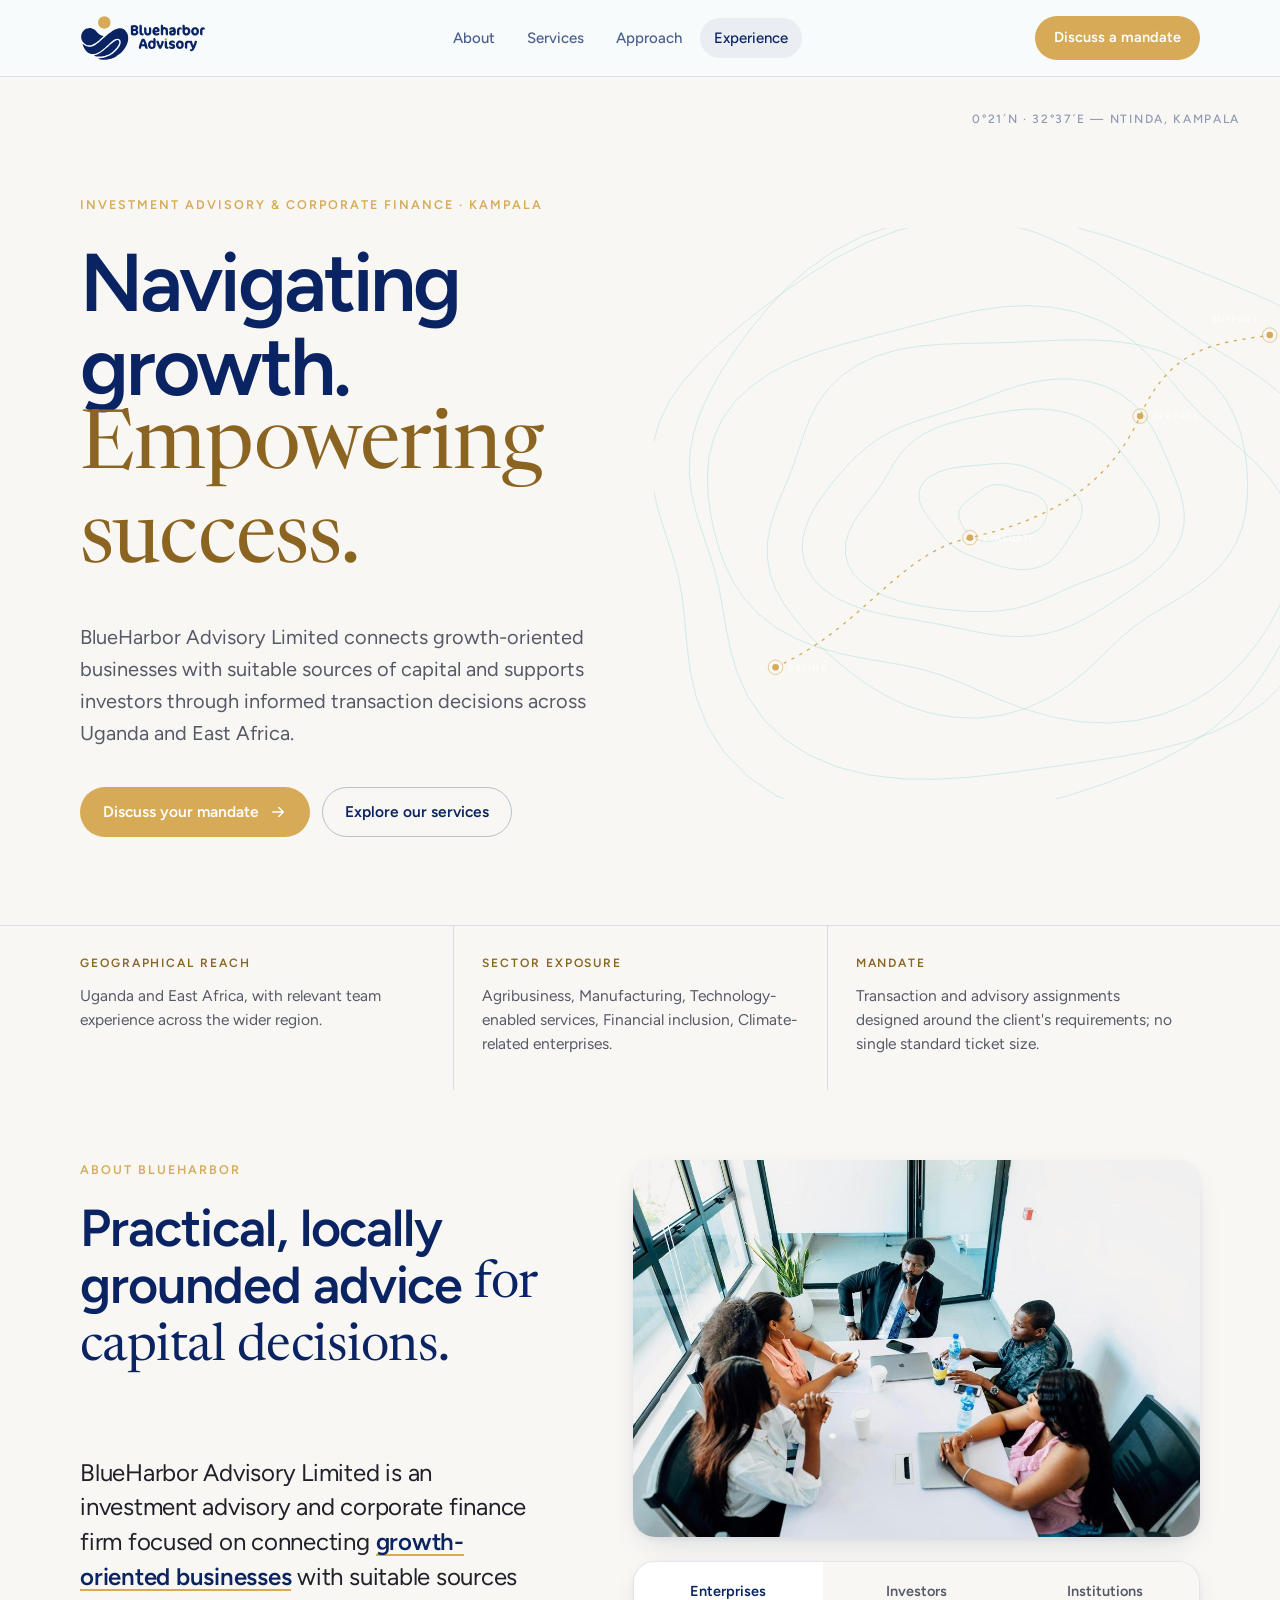
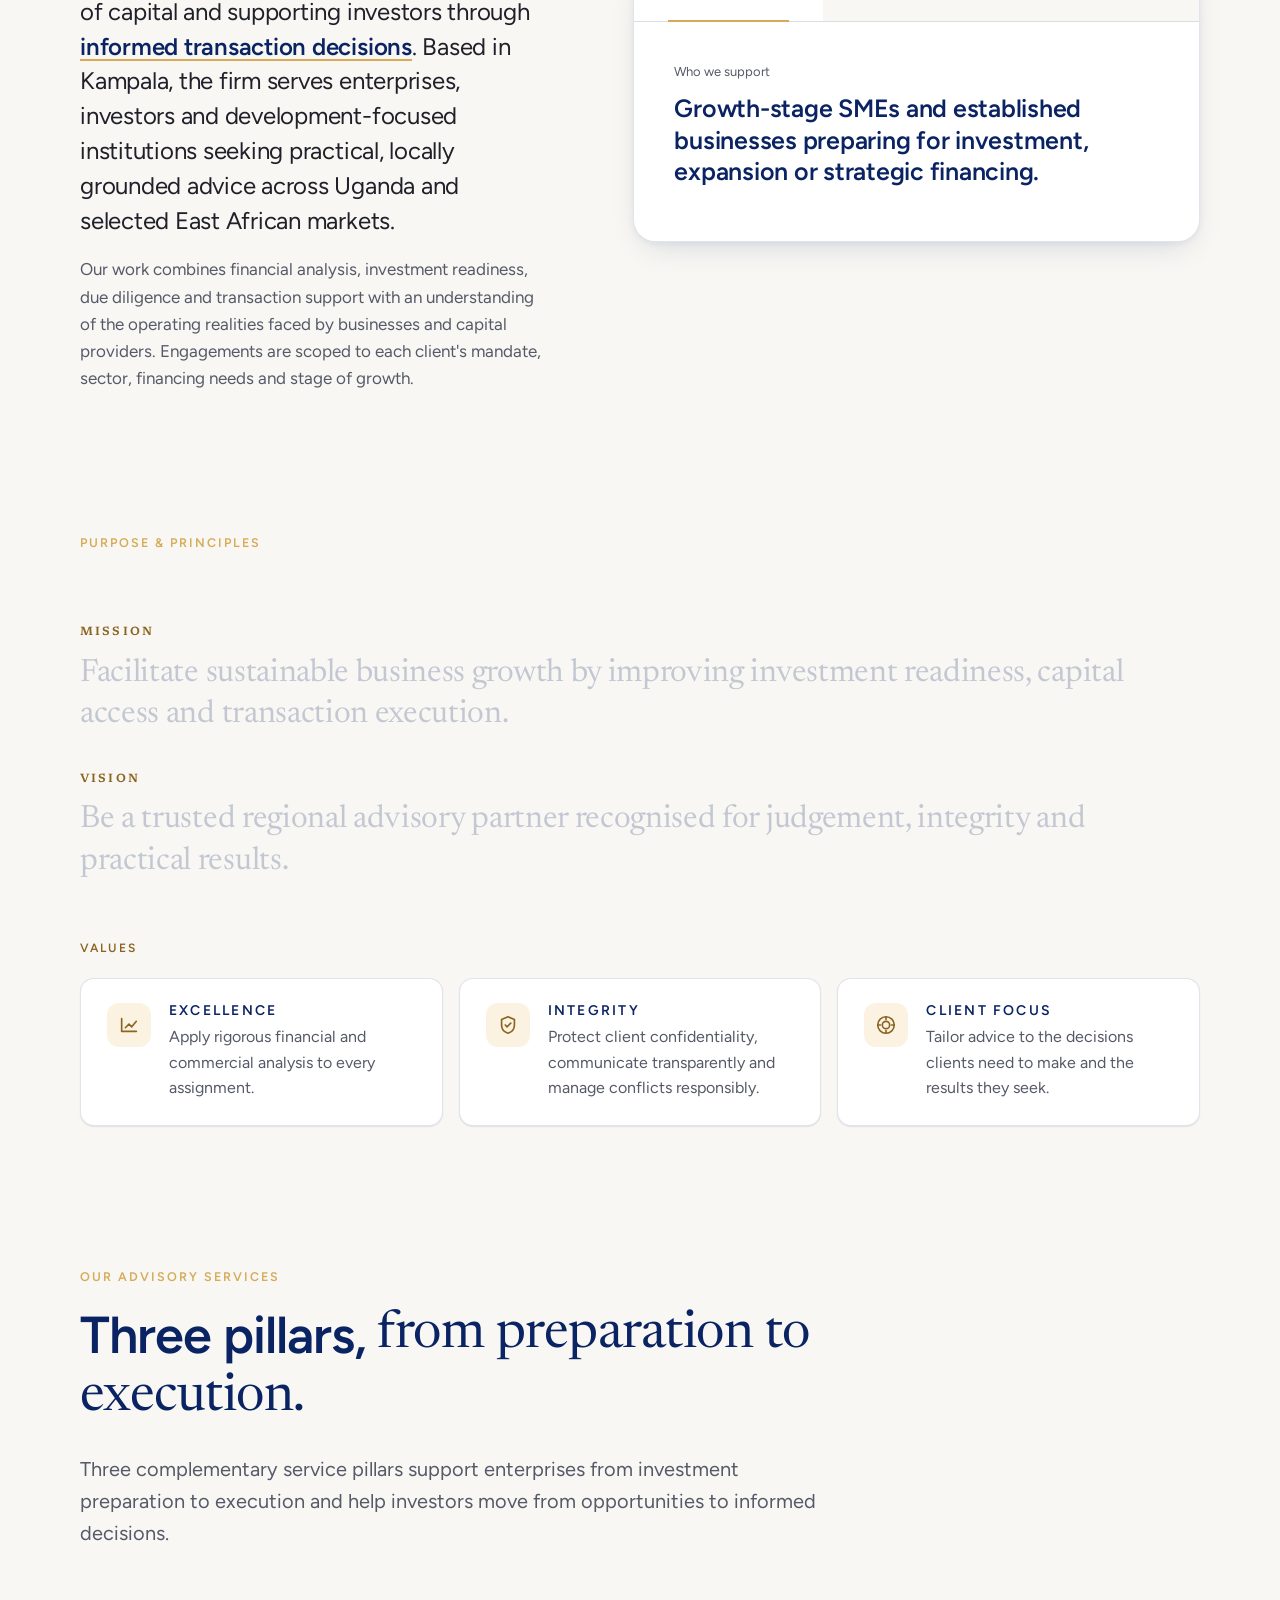
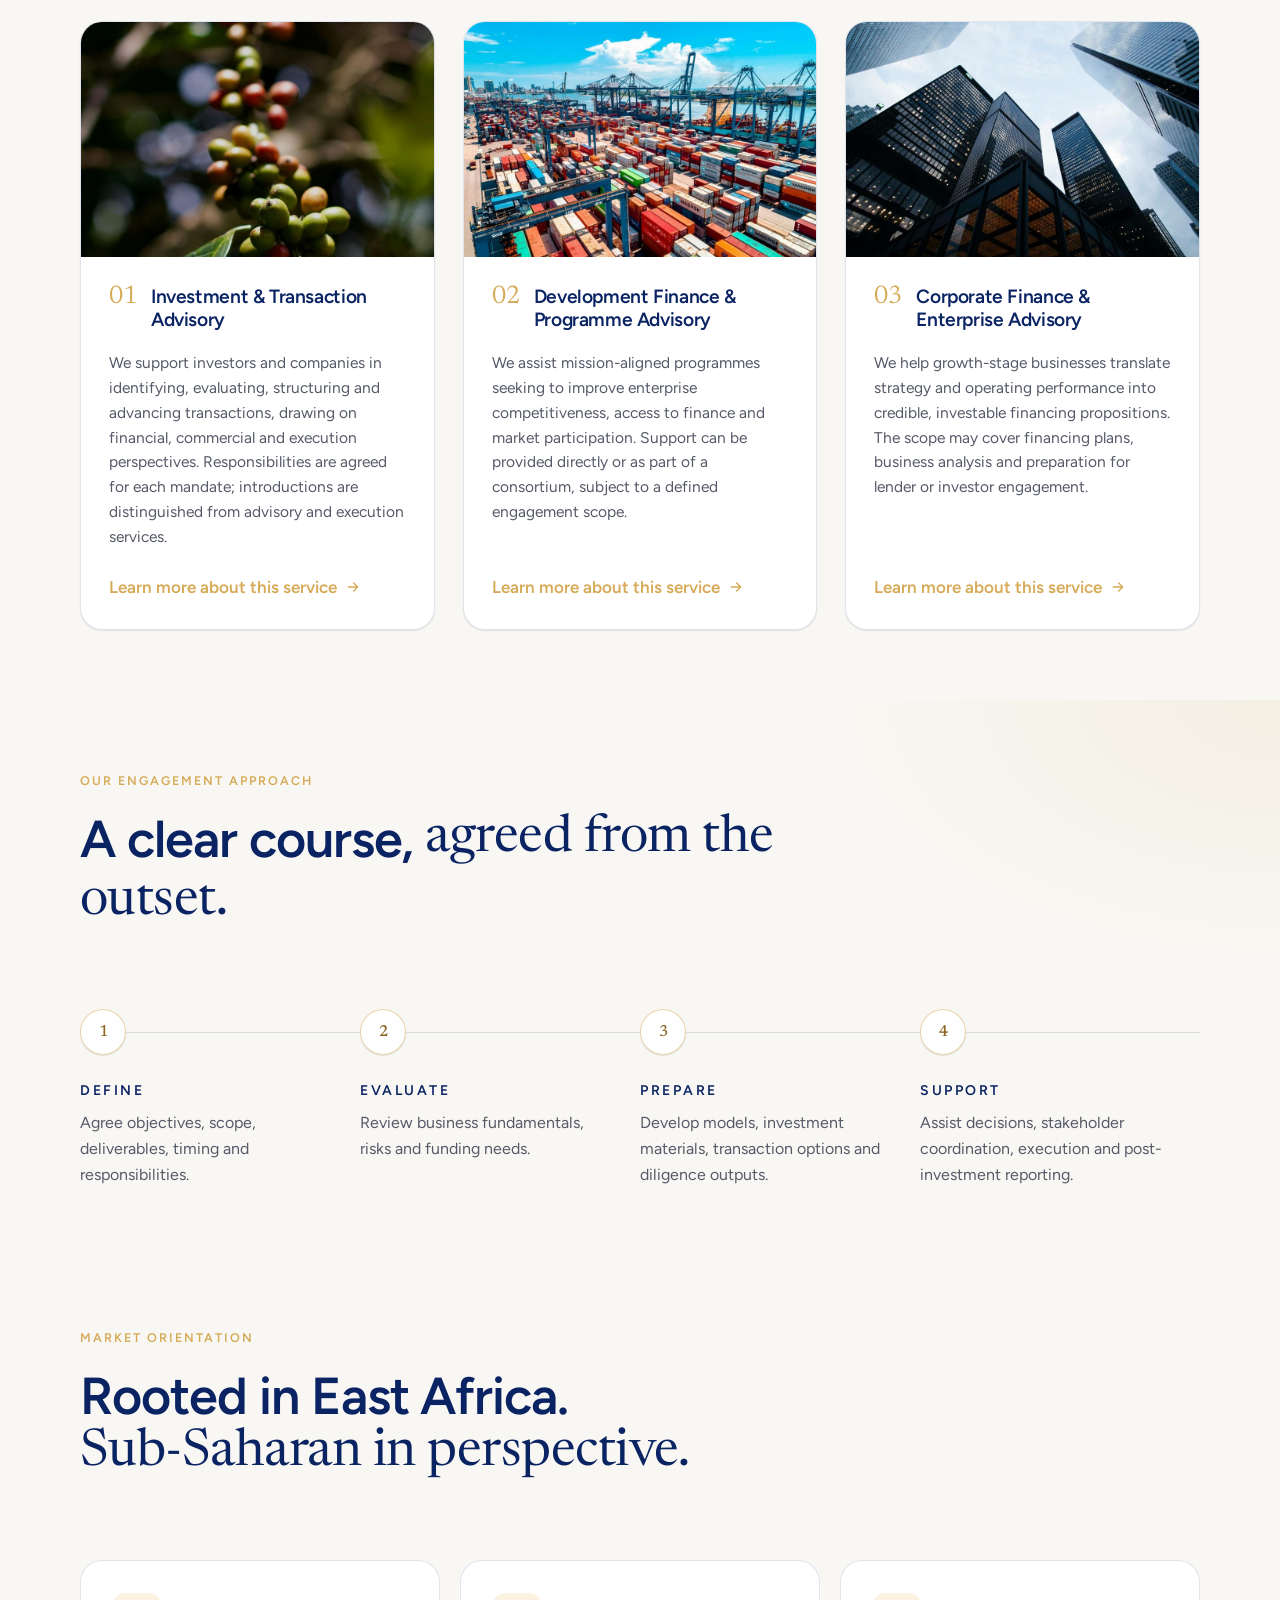
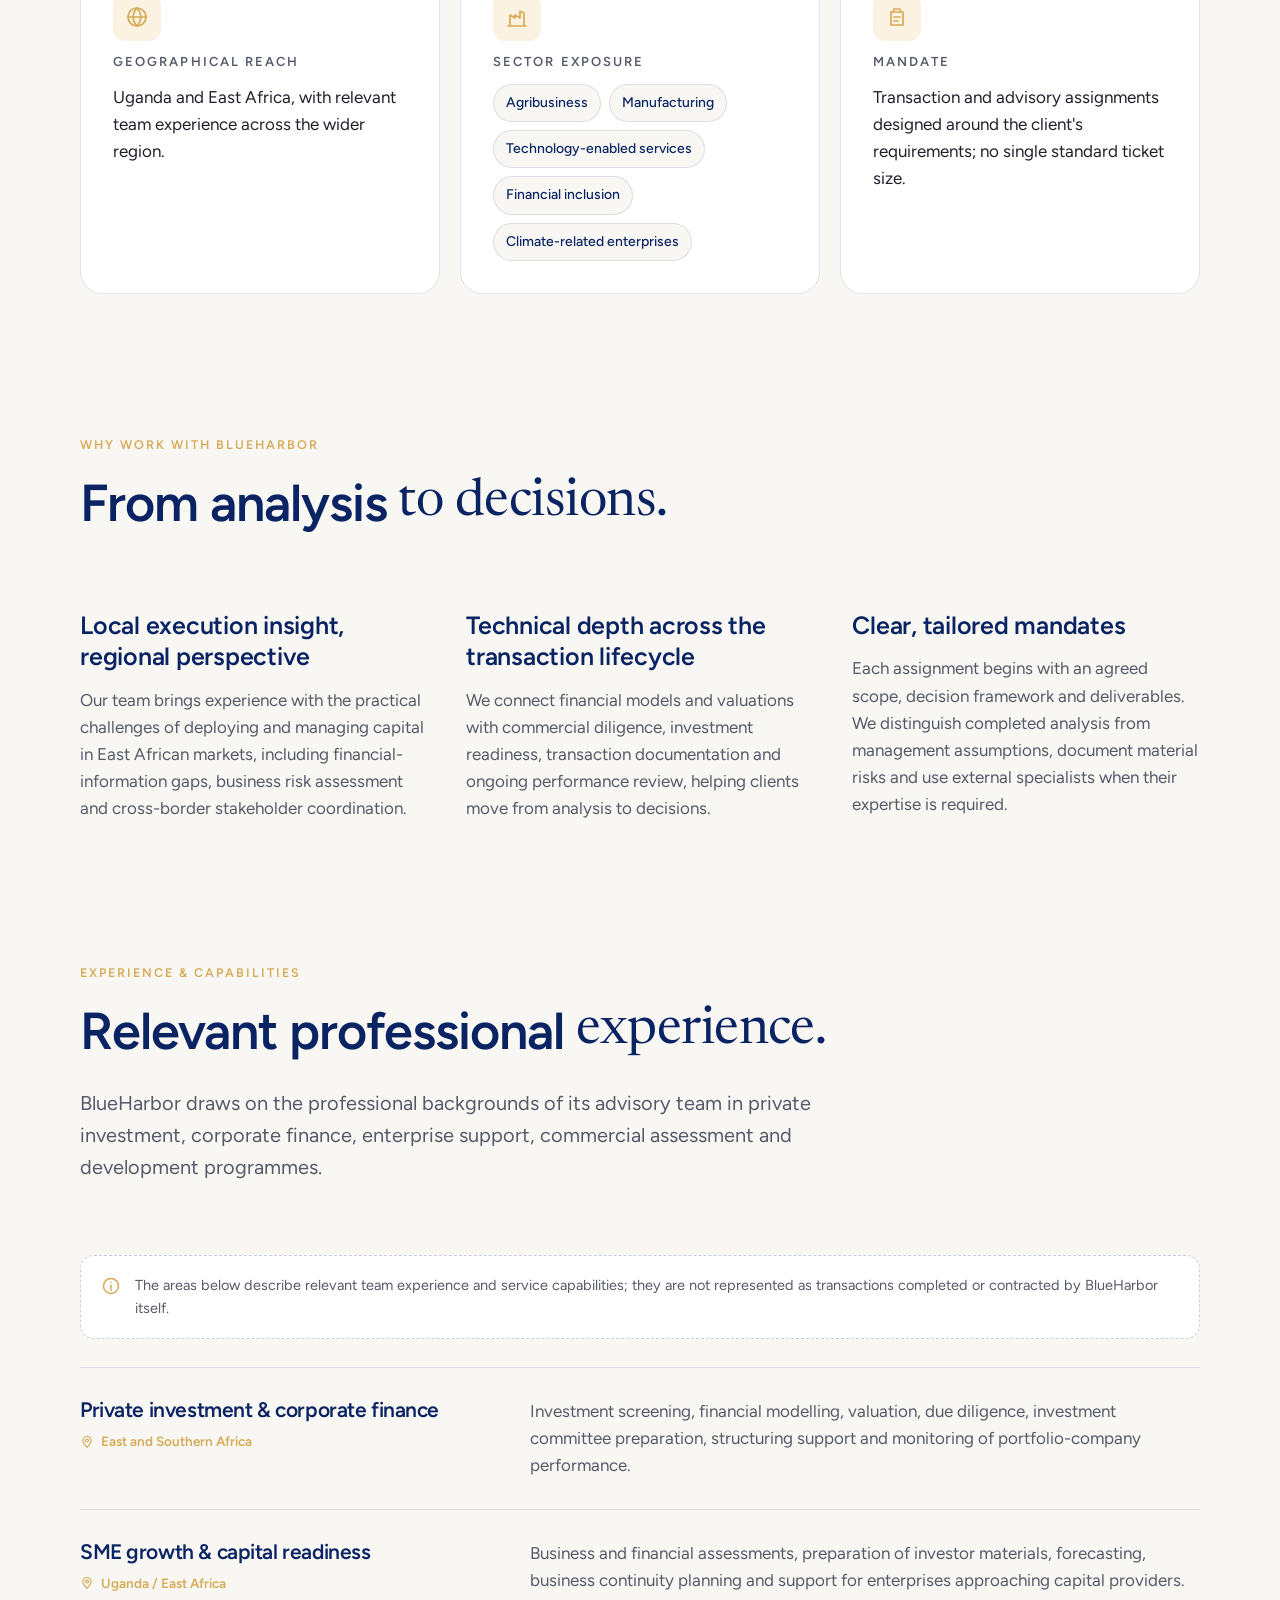
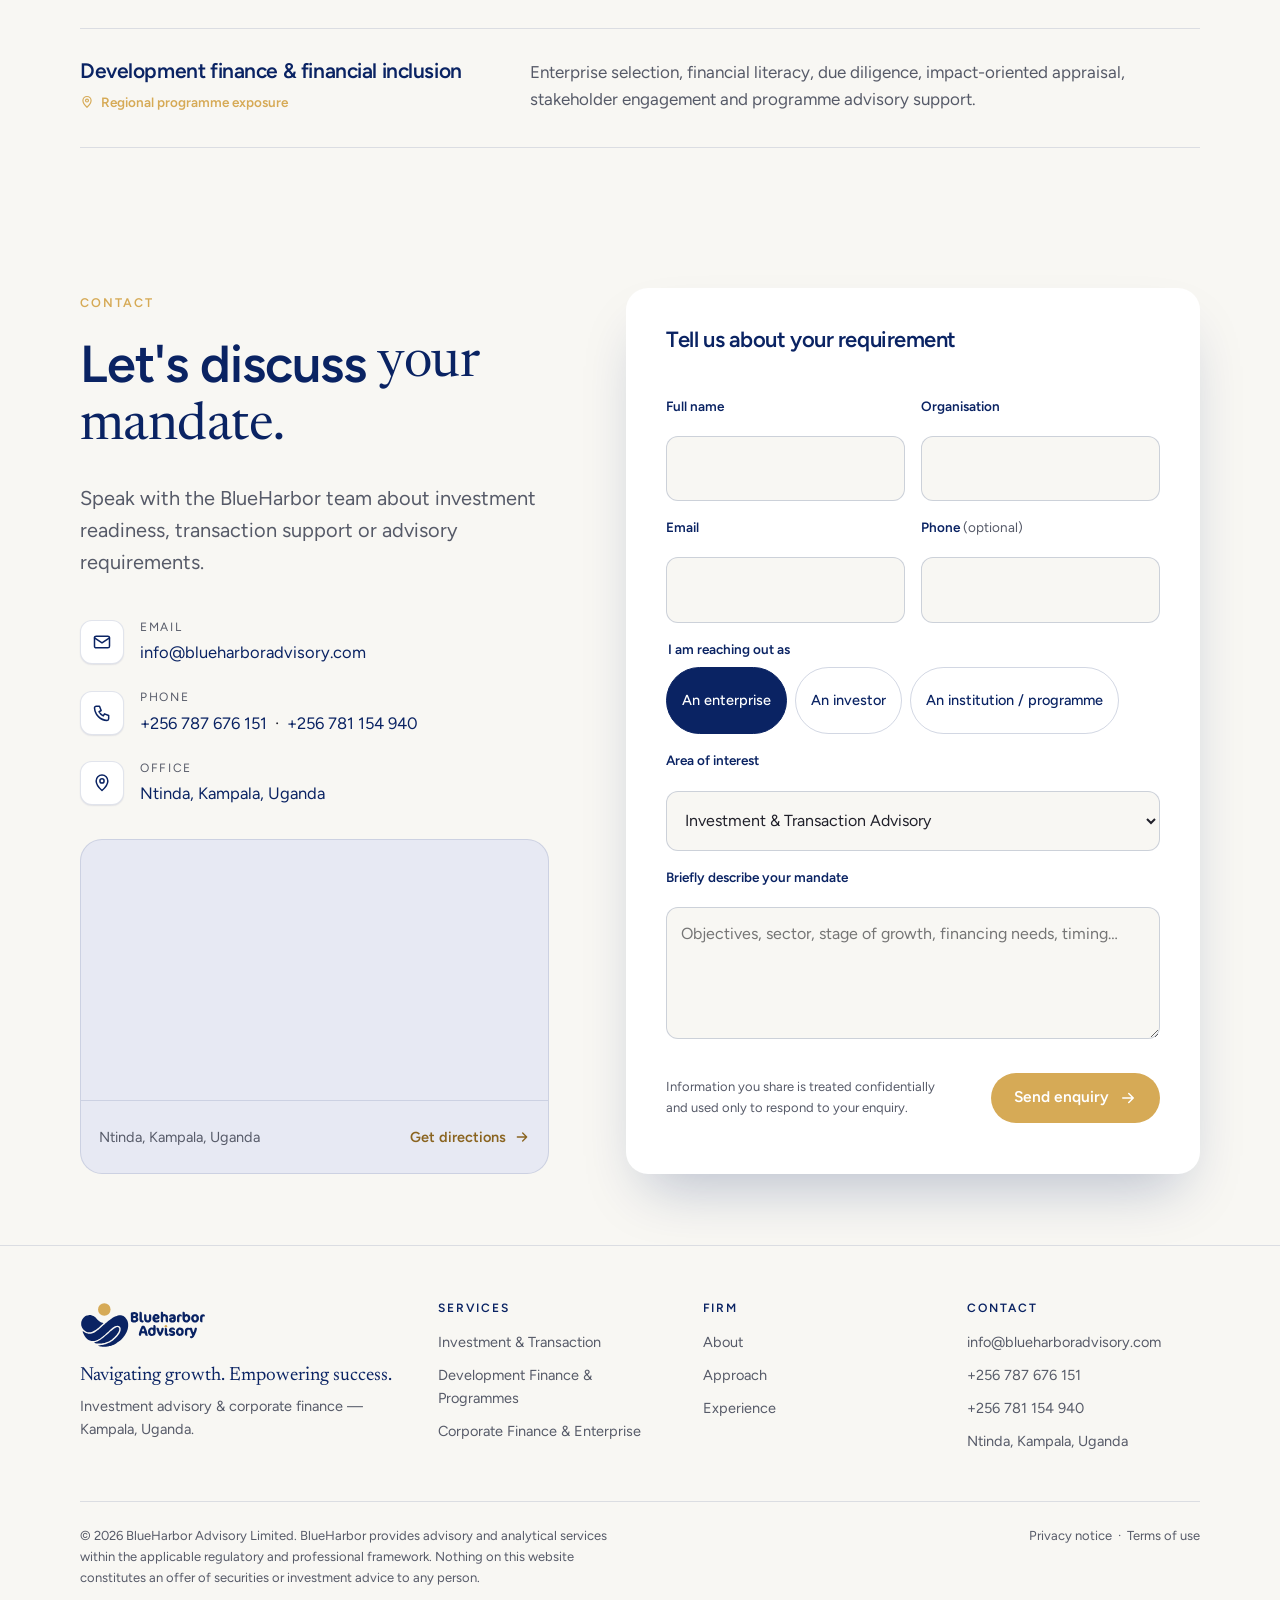
<file: index.html>
<!doctype html>
<html lang="en-UG">
<head>
<meta charset="utf-8">
<meta name="viewport" content="width=device-width, initial-scale=1, viewport-fit=cover">
<meta name="format-detection" content="telephone=no">
<title>BlueHarbor Advisory — Investment Advisory &amp; Corporate Finance, Kampala</title>
<meta name="description" content="BlueHarbor Advisory Limited connects growth-oriented businesses with suitable sources of capital and supports investors through informed transaction decisions across Uganda and East Africa.">
<link rel="canonical" href="https://blueharboradvisory.com/">
<meta name="theme-color" content="#F8F7F3">
<link rel="icon" href="/favicon.ico" sizes="32x32">
<link rel="icon" type="image/svg+xml" href="/assets/brand/favicon.svg">
<link rel="icon" type="image/png" sizes="32x32" href="/assets/brand/favicon-32.png">
<link rel="apple-touch-icon" href="/assets/brand/apple-touch-icon.png">
<link rel="manifest" href="/site.webmanifest">
<meta property="og:type" content="website">
<meta property="og:site_name" content="BlueHarbor Advisory Limited">
<meta property="og:title" content="BlueHarbor Advisory — Investment Advisory &amp; Corporate Finance, Kampala">
<meta property="og:description" content="BlueHarbor Advisory Limited connects growth-oriented businesses with suitable sources of capital and supports investors through informed transaction decisions across Uganda and East Africa.">
<meta property="og:url" content="https://blueharboradvisory.com/">
<meta property="og:image" content="https://blueharboradvisory.com/assets/brand/og-image.png">
<meta property="og:locale" content="en_UG">
<meta name="twitter:card" content="summary_large_image">
<meta name="twitter:title" content="BlueHarbor Advisory — Investment Advisory &amp; Corporate Finance, Kampala">
<meta name="twitter:description" content="BlueHarbor Advisory Limited connects growth-oriented businesses with suitable sources of capital and supports investors through informed transaction decisions across Uganda and East Africa.">
<meta name="twitter:image" content="https://blueharboradvisory.com/assets/brand/og-image.png">
<link rel="preconnect" href="https://fonts.googleapis.com">
<link rel="preconnect" href="https://fonts.gstatic.com" crossorigin>
<link href="https://fonts.googleapis.com/css2?family=Figtree:wght@400;500;600;700&family=Newsreader:ital,opsz,wght@0,6..72,400;0,6..72,500;1,6..72,400;1,6..72,500&display=swap" rel="stylesheet">
<link rel="stylesheet" href="/css/styles.css">
<script type="application/ld+json">{"@context": "https://schema.org", "@type": "FinancialService", "name": "BlueHarbor Advisory Limited", "alternateName": "BlueHarbor Advisory", "url": "https://blueharboradvisory.com/", "logo": "https://blueharboradvisory.com/assets/brand/logo-mark.svg", "image": "https://blueharboradvisory.com/assets/brand/og-image.png", "description": "BlueHarbor Advisory Limited connects growth-oriented businesses with suitable sources of capital and supports investors through informed transaction decisions across Uganda and East Africa.", "email": "info@blueharboradvisory.com", "telephone": "+256 787 676 151", "address": {"@type": "PostalAddress", "addressLocality": "Ntinda, Kampala", "addressCountry": "UG"}, "areaServed": ["Uganda", "East Africa"]}</script>
<script>document.documentElement.classList.add('js-early')</script>
</head>
<body>
<a href="#main" class="skip">Skip to content</a>
<div class="scroll-progress" aria-hidden="true"></div>
<button class="to-top" id="toTop" aria-label="Back to top"><svg viewBox="0 0 24 24" fill="none" stroke="currentColor" stroke-width="2" stroke-linecap="round" stroke-linejoin="round"><path d="M12 19V5M6 11l6-6 6 6"/></svg></button>

<header class="nav" id="nav" data-solid="false">
  <div class="container nav-inner">
    <a href="#top" class="logo" aria-label="BlueHarbor Advisory — home">
      <svg class="logo-lockup" aria-hidden="true" xmlns="http://www.w3.org/2000/svg" viewBox="101.0 31.0 867.0 316.0"><path d="M253.25 338.51C252.49 338.39 251.48 338.16 251.00 338.00C250.52 337.84 248.83 337.62 247.25 337.50C245.32 337.36 243.02 336.96 240.25 336.27C237.98 335.71 235.87 335.25 235.55 335.25C235.24 335.25 234.00 335.02 232.80 334.73C226.30 333.18 225.75 332.96 225.75 331.88C225.75 330.54 227.44 329.84 231.25 329.61C232.69 329.52 234.31 329.34 234.85 329.21C235.39 329.07 237.58 328.75 239.73 328.50C244.38 327.95 246.54 327.63 249.88 326.98C251.25 326.71 252.83 326.50 253.39 326.50C253.94 326.50 255.35 326.16 256.51 325.75C257.67 325.35 258.98 325.01 259.41 325.00C259.84 325.00 260.62 324.85 261.16 324.66C261.69 324.47 262.69 324.24 263.38 324.14C265.46 323.83 269.72 322.78 272.50 321.88C273.94 321.41 276.02 320.78 277.12 320.48C283.54 318.73 300.92 311.51 304.51 309.10C305.12 308.69 307.06 307.65 308.81 306.78C312.71 304.86 325.31 296.55 329.38 293.21C330.20 292.53 331.89 291.15 333.14 290.14C335.58 288.16 344.43 279.83 347.51 276.60C348.55 275.51 350.75 273.22 352.40 271.50C354.05 269.78 356.21 267.31 357.21 266.00C358.20 264.69 359.60 262.94 360.32 262.11C369.49 251.47 377.41 236.82 379.78 226.08C380.39 223.34 380.56 213.59 380.02 212.18C379.88 211.80 379.59 210.75 379.38 209.85C378.88 207.70 376.59 203.26 375.04 201.43C370.70 196.29 365.16 193.87 357.75 193.88C348.26 193.89 334.06 200.13 325.01 208.27C323.70 209.45 321.99 210.91 321.22 211.52C318.94 213.32 311.32 219.95 308.75 222.38C307.43 223.61 304.73 226.09 302.74 227.88C300.76 229.66 297.44 232.76 295.38 234.77C293.31 236.77 291.01 238.90 290.25 239.51C289.49 240.11 286.96 242.41 284.62 244.62C282.29 246.83 279.19 249.64 277.75 250.87C276.31 252.09 274.11 254.07 272.88 255.26C271.64 256.45 269.98 257.90 269.18 258.47C268.39 259.05 267.21 259.99 266.56 260.57C265.91 261.15 264.25 262.52 262.87 263.61C261.50 264.70 259.31 266.44 258.00 267.49C256.69 268.54 255.01 269.84 254.25 270.38C253.49 270.92 252.06 272.01 251.06 272.80C248.36 274.93 239.61 280.91 236.68 282.62C235.27 283.45 233.50 284.53 232.75 285.02C231.99 285.52 230.25 286.53 228.88 287.26C227.50 287.99 225.42 289.14 224.25 289.80C223.08 290.47 221.23 291.36 220.14 291.78C219.04 292.20 217.30 292.97 216.26 293.49C211.69 295.76 204.01 298.16 199.75 298.63C198.86 298.73 197.32 299.01 196.33 299.26C193.61 299.95 179.97 299.80 177.38 299.05C176.41 298.78 174.56 298.30 173.25 298.00C167.98 296.77 159.54 292.65 155.39 289.28C154.44 288.51 152.98 287.32 152.14 286.64C149.23 284.29 146.83 282.00 145.11 279.95C144.16 278.82 142.58 277.04 141.61 276.01C140.64 274.97 139.41 273.45 138.89 272.63C138.36 271.80 137.45 270.54 136.86 269.81C136.27 269.09 134.57 266.53 133.08 264.12C129.46 258.25 129.09 257.60 128.49 256.00C128.21 255.24 127.12 253.05 126.07 251.12C124.40 248.04 122.96 244.77 119.86 237.00C118.78 234.29 118.75 233.21 119.73 232.23C120.92 231.04 122.10 231.42 125.03 233.95C130.16 238.38 140.69 244.24 146.93 246.13C150.31 247.16 155.74 248.50 156.54 248.50C156.86 248.50 158.03 248.73 159.12 249.00C164.89 250.42 178.00 248.95 187.00 245.86C193.20 243.74 201.63 239.63 206.50 236.37C208.49 235.03 211.12 233.26 212.34 232.44C215.43 230.37 222.05 225.51 224.00 223.89C224.89 223.14 226.09 222.20 226.65 221.79C227.22 221.38 228.40 220.38 229.28 219.57C230.16 218.76 231.61 217.49 232.50 216.76C233.39 216.02 235.25 214.38 236.62 213.11C238.00 211.85 239.97 210.13 241.00 209.31C242.03 208.48 243.49 207.16 244.25 206.38C245.45 205.12 251.02 200.19 257.93 194.25C259.14 193.22 261.30 191.24 262.75 189.85C264.19 188.46 266.74 186.19 268.40 184.80C270.07 183.41 272.75 181.03 274.36 179.51C275.98 177.99 277.40 176.75 277.53 176.75C277.66 176.75 279.14 175.42 280.82 173.81C282.50 172.19 284.76 170.21 285.83 169.41C286.91 168.62 288.43 167.38 289.21 166.66C289.99 165.95 291.56 164.64 292.71 163.74C297.03 160.38 297.77 159.79 299.42 158.33C300.36 157.51 302.98 155.51 305.25 153.88C307.52 152.25 310.62 149.99 312.14 148.85C313.66 147.71 315.80 146.26 316.89 145.62C317.98 144.97 319.49 143.99 320.25 143.42C321.51 142.48 323.35 141.31 328.89 137.92C331.83 136.12 336.37 133.61 338.50 132.59C346.45 128.81 346.87 128.63 352.62 126.59C357.31 124.93 365.37 122.99 369.62 122.50C375.14 121.86 377.21 121.76 379.15 122.01C380.24 122.15 382.02 122.38 383.12 122.52C389.97 123.40 399.74 127.20 403.75 130.54C404.23 130.94 405.41 131.90 406.38 132.68C408.59 134.46 413.25 139.19 414.57 141.00C415.13 141.76 416.16 142.99 416.87 143.75C418.69 145.70 422.50 151.21 422.50 151.90C422.50 151.98 423.18 153.26 424.01 154.75C427.04 160.19 428.10 163.18 431.01 174.50C432.43 180.00 432.47 197.94 431.08 204.88C430.86 205.97 430.54 207.72 430.37 208.75C429.86 211.84 429.28 214.47 428.48 217.38C428.06 218.89 427.50 220.97 427.22 222.00C426.94 223.03 426.12 225.28 425.39 227.00C424.65 228.72 423.55 231.42 422.93 233.01C420.56 239.11 417.79 244.72 414.13 250.88C413.48 251.97 412.21 254.11 411.31 255.62C409.74 258.28 406.48 262.86 402.70 267.72C401.69 269.00 400.02 271.17 398.98 272.53C395.66 276.87 378.17 294.69 375.00 296.97C374.38 297.42 372.86 298.67 371.62 299.75C367.19 303.63 358.18 309.94 351.39 313.92C348.91 315.38 346.43 316.88 345.88 317.25C345.32 317.62 343.52 318.63 341.88 319.49C340.23 320.36 338.03 321.54 337.00 322.13C335.97 322.72 333.94 323.62 332.50 324.13C331.06 324.64 329.14 325.43 328.25 325.87C327.36 326.32 325.61 327.05 324.38 327.50C323.14 327.94 321.17 328.71 320.00 329.19C317.36 330.28 314.34 331.21 308.88 332.61C306.54 333.21 304.30 333.83 303.91 333.98C303.21 334.25 300.15 334.94 295.00 336.00C293.56 336.29 291.52 336.75 290.48 337.02C289.44 337.28 287.81 337.50 286.86 337.50C285.90 337.50 284.23 337.73 283.12 338.00C280.91 338.55 256.19 338.97 253.25 338.51Z M225.88 316.49C222.27 316.38 219.77 316.18 218.62 315.91C217.66 315.69 216.31 315.51 215.62 315.50C214.94 315.50 213.97 315.39 213.48 315.25C212.46 314.96 207.90 314.10 205.51 313.73C203.09 313.36 199.31 312.05 198.87 311.42C197.57 309.57 199.08 308.24 203.62 307.25C205.00 306.95 206.83 306.42 207.69 306.08C208.55 305.74 210.63 304.98 212.31 304.38C222.65 300.72 236.09 293.60 246.50 286.25C248.77 284.65 251.19 282.96 251.88 282.50C252.56 282.03 254.26 280.74 255.65 279.61C257.04 278.49 258.73 277.20 259.40 276.75C260.07 276.29 261.30 275.34 262.12 274.63C262.95 273.92 264.07 273.02 264.62 272.62C265.18 272.23 266.36 271.27 267.25 270.50C268.14 269.72 269.55 268.60 270.38 268.01C271.20 267.41 272.61 266.23 273.50 265.39C274.39 264.54 276.31 262.91 277.75 261.75C280.82 259.30 285.30 255.40 286.38 254.25C286.79 253.81 288.02 252.76 289.12 251.93C290.23 251.10 291.80 249.84 292.62 249.14C293.45 248.44 294.64 247.46 295.26 246.96C295.88 246.46 297.69 244.83 299.28 243.34C300.87 241.85 302.89 240.09 303.77 239.44C304.65 238.78 306.39 237.32 307.63 236.19C309.83 234.18 311.76 232.54 315.71 229.31C316.76 228.44 318.37 227.06 319.29 226.24C320.20 225.42 321.89 224.05 323.04 223.19C326.74 220.40 328.34 219.15 329.49 218.09C333.25 214.67 344.34 207.57 348.79 205.73C358.52 201.72 365.51 203.31 369.18 210.40C370.52 212.97 370.84 214.94 370.69 219.61C370.54 224.55 369.05 229.75 366.26 235.12C364.57 238.38 359.86 246.03 358.49 247.77C357.49 249.02 355.06 252.41 354.35 253.55C354.03 254.05 353.28 255.02 352.69 255.69C351.57 256.98 348.44 260.96 346.82 263.17C345.65 264.75 335.84 274.71 331.16 279.05C327.88 282.09 326.04 283.62 322.28 286.38C321.35 287.06 319.97 288.14 319.23 288.78C318.48 289.41 316.75 290.67 315.38 291.57C314.00 292.47 312.09 293.76 311.12 294.45C309.10 295.88 304.33 298.57 301.25 300.02C300.08 300.57 298.06 301.57 296.75 302.24C295.44 302.91 293.22 303.92 291.80 304.48C290.39 305.05 288.47 305.88 287.55 306.34C285.66 307.28 280.08 309.17 274.12 310.88C269.56 312.19 267.10 312.75 259.88 314.12C258.64 314.35 256.52 314.82 255.18 315.15C253.83 315.48 252.22 315.75 251.60 315.75C250.99 315.75 249.67 315.91 248.68 316.10C246.49 316.53 233.99 316.74 225.88 316.49Z M156.88 239.34C156.60 239.28 155.76 239.08 155.00 238.89C154.24 238.70 153.08 238.47 152.41 238.38C148.70 237.87 139.47 233.54 135.67 230.53C135.04 230.03 133.37 228.71 131.95 227.59C123.64 221.04 115.88 209.78 112.18 198.88C109.15 189.97 109.26 190.63 109.22 181.88C109.16 170.82 109.52 168.47 112.66 159.00C115.37 150.84 123.28 139.82 130.75 133.82C134.62 130.71 143.55 125.67 147.38 124.43C150.36 123.46 155.94 122.06 157.50 121.88C158.26 121.79 160.00 121.47 161.38 121.17C164.72 120.44 173.85 120.36 175.88 121.05C176.56 121.28 177.69 121.55 178.38 121.64C182.86 122.23 192.58 126.36 197.10 129.61C200.62 132.13 211.78 141.75 212.04 142.48C212.23 143.02 222.23 153.34 223.62 154.44C224.45 155.09 226.09 156.54 227.26 157.67C235.83 165.90 245.32 170.88 256.25 172.88C260.79 173.72 261.75 174.26 261.75 176.02C261.75 177.19 259.13 180.08 254.50 184.00C253.47 184.87 251.67 186.51 250.50 187.63C249.33 188.75 247.59 190.32 246.62 191.12C245.66 191.91 243.13 194.21 241.00 196.22C238.87 198.23 236.56 200.33 235.88 200.88C235.19 201.43 233.67 202.76 232.50 203.85C231.33 204.93 229.53 206.47 228.50 207.26C227.47 208.05 226.23 209.11 225.75 209.62C225.27 210.13 224.20 211.01 223.38 211.57C222.55 212.13 220.54 213.66 218.91 214.98C215.08 218.06 214.74 218.31 210.88 220.84C209.09 222.00 206.11 224.03 204.25 225.34C196.62 230.73 180.56 237.91 174.50 238.64C173.74 238.73 172.18 238.96 171.03 239.15C169.08 239.48 158.23 239.62 156.88 239.34Z M863.49 280.14C858.53 278.31 855.34 274.08 855.83 269.97C856.15 267.27 857.01 266.83 862.58 266.51C868.23 266.19 869.77 265.24 871.07 261.32C871.96 258.64 871.97 258.73 870.39 255.58C868.63 252.07 866.49 247.18 864.99 243.25C864.34 241.53 863.08 238.55 862.19 236.62C861.22 234.52 859.96 231.14 859.03 228.12C856.68 220.51 855.93 219.33 854.65 221.26C853.43 223.10 851.97 223.33 848.76 222.20C845.35 221.00 841.00 222.05 839.26 224.49C837.80 226.53 837.68 228.02 837.65 244.75C837.62 261.73 837.63 261.60 836.07 262.65C833.35 264.48 826.64 263.03 823.94 260.02C821.76 257.60 821.77 257.69 821.69 240.12C821.62 224.88 821.62 224.88 822.32 222.15C823.94 215.80 827.24 211.70 832.78 209.14C837.81 206.82 844.87 206.71 850.21 208.87L852.51 209.80L853.90 208.85C855.48 207.76 858.59 207.39 862.92 207.77C867.11 208.14 870.78 211.22 871.50 214.97C871.80 216.56 872.37 218.83 873.52 223.00C873.95 224.58 874.63 227.13 875.02 228.67C875.98 232.44 878.69 237.80 880.00 238.50C881.24 239.17 883.57 234.31 885.37 227.25C886.32 223.54 886.82 221.71 887.72 218.62C888.00 217.66 888.30 216.37 888.38 215.75C888.47 215.13 888.77 213.78 889.04 212.75C890.33 207.90 890.66 207.62 895.12 207.63C899.93 207.65 901.93 208.54 903.32 211.29C905.01 214.63 904.84 215.80 900.99 228.00C898.41 236.14 898.04 237.22 897.06 239.41C895.84 242.10 894.10 246.67 892.60 251.12C891.99 252.90 890.95 255.32 890.28 256.49C889.61 257.67 888.41 260.03 887.61 261.75C881.54 274.78 875.17 280.54 866.88 280.48C865.48 280.47 863.98 280.32 863.49 280.14Z M588.11 263.76C578.51 260.96 572.36 254.85 569.62 245.40C568.51 241.56 568.23 238.67 568.41 233.00C568.76 221.71 573.30 213.45 581.50 209.14C586.54 206.49 594.39 205.77 599.00 207.53C604.96 209.81 605.25 209.41 605.25 198.73C605.25 191.74 605.37 190.92 606.54 190.16C608.70 188.76 615.11 190.05 617.75 192.42C621.27 195.59 621.57 199.19 620.98 231.38C620.74 244.75 620.44 246.90 618.14 252.11C616.56 255.68 612.80 259.61 609.10 261.54C603.73 264.35 593.74 265.41 588.11 263.76Z M727.75 264.25C720.44 263.29 714.80 259.49 713.74 254.84C713.21 252.53 713.01 248.21 713.39 247.31C714.07 245.66 715.38 245.69 718.79 247.41C721.08 248.56 722.26 248.90 727.18 249.78C733.85 250.97 738.52 249.56 738.49 246.38C738.48 245.14 736.90 243.29 735.54 242.90C733.81 242.41 730.42 241.67 728.70 241.39C719.40 239.92 714.40 236.59 712.36 230.50C710.47 224.84 712.39 218.04 717.24 213.30C720.31 210.30 721.54 209.57 726.25 207.98C733.51 205.53 741.31 205.97 747.32 209.17C751.71 211.51 754.12 216.13 753.68 221.36C753.42 224.57 752.43 225.25 749.80 224.05C746.89 222.72 744.93 222.02 743.12 221.65C742.16 221.46 740.53 221.11 739.50 220.88C733.69 219.56 727.23 222.31 728.47 225.56C728.97 226.85 731.88 228.08 735.39 228.49C739.84 229.02 743.23 230.00 747.14 231.91C755.67 236.06 757.79 248.44 751.42 256.89C747.10 262.63 737.67 265.56 727.75 264.25Z M782.25 264.32C771.86 262.51 763.46 254.74 760.96 244.62C760.23 241.67 760.15 231.25 760.83 227.80C762.35 220.11 768.17 212.51 775.12 209.12C782.98 205.28 794.33 205.72 801.35 210.13C811.82 216.71 815.90 228.66 812.84 243.84C810.90 253.49 803.36 261.57 794.49 263.51C790.26 264.44 784.93 264.79 782.25 264.32Z M650.41 263.72C646.97 263.22 643.33 259.38 640.00 252.74C639.27 251.30 638.13 249.15 637.46 247.95C636.79 246.76 635.78 244.58 635.23 243.11C634.68 241.63 634.06 240.10 633.85 239.71C633.49 239.00 632.39 235.89 629.49 227.38C628.07 223.21 627.24 219.99 626.63 216.25C626.46 215.22 626.17 213.52 625.99 212.48C625.62 210.31 625.98 209.13 627.33 208.14C628.42 207.34 635.46 207.40 637.57 208.22C640.88 209.52 643.09 212.67 643.73 217.00C644.17 219.99 644.99 223.26 647.38 231.50C648.67 235.95 650.81 240.00 651.88 240.00C652.96 240.00 655.31 235.83 656.16 232.40C656.36 231.56 656.97 229.47 657.50 227.75C659.16 222.39 660.02 219.20 660.39 217.00C660.59 215.83 660.92 214.14 661.12 213.25C661.32 212.36 661.49 211.34 661.50 211.00C661.51 209.16 663.23 207.87 665.96 207.63C671.08 207.20 674.97 208.62 675.98 211.31C676.45 212.56 676.40 217.91 675.90 220.12C673.06 232.57 664.67 252.05 658.70 260.05C655.73 264.03 654.93 264.39 650.41 263.72Z M558.46 263.38C551.89 262.27 549.04 259.48 548.49 253.60C548.04 248.90 546.69 246.94 543.68 246.63C540.06 246.25 524.40 246.59 523.68 247.07C522.84 247.62 522.06 249.11 521.87 250.54C521.79 251.14 521.51 252.69 521.25 254.00C520.99 255.31 520.66 256.99 520.51 257.75C519.66 262.10 518.15 263.35 513.76 263.35C509.75 263.34 507.86 262.44 506.31 259.79C505.06 257.66 505.14 251.82 506.48 246.35C508.47 238.29 509.50 234.61 510.39 232.38C510.89 231.14 512.00 228.04 512.86 225.50C514.85 219.63 515.71 217.46 518.32 211.75C524.27 198.74 523.64 199.94 526.33 196.57C528.72 193.58 529.70 193.29 535.88 193.70C540.60 194.02 541.60 194.42 544.39 197.06C545.56 198.17 546.90 199.72 547.37 200.52C549.00 203.30 553.88 214.97 555.62 220.25C556.23 222.11 557.35 225.38 558.10 227.52C558.84 229.67 559.75 232.70 560.10 234.27C560.80 237.34 561.35 239.40 562.38 242.75C563.15 245.29 563.94 248.92 564.27 251.50C564.40 252.53 564.72 254.22 564.98 255.25C566.18 259.95 566.19 261.50 565.05 262.56C563.73 263.78 562.08 263.99 558.46 263.38Z M696.38 263.51C690.63 262.67 685.59 258.07 684.16 252.38C683.08 248.02 683.08 212.54 684.16 210.32C686.08 206.41 694.29 208.03 697.43 212.94C699.38 216.00 699.32 215.46 699.42 231.12C699.51 246.28 699.54 246.76 700.23 247.91C700.80 248.84 703.73 250.15 706.09 250.53C708.97 250.99 709.38 251.59 709.37 255.38C709.35 259.53 708.16 261.72 705.25 262.98C703.82 263.59 698.97 263.88 696.38 263.51Z M598.60 250.23C600.03 249.83 602.07 247.67 603.13 245.44C604.87 241.79 605.24 232.28 603.80 228.55C601.64 222.97 598.67 220.64 593.75 220.63C588.69 220.62 585.70 223.88 584.27 230.95C583.78 233.34 584.20 239.01 584.97 240.44C585.12 240.72 585.54 241.78 585.91 242.79C587.15 246.25 589.74 249.03 592.72 250.13C593.83 250.54 597.27 250.59 598.60 250.23Z M791.87 248.88C795.30 247.18 797.36 242.57 797.30 236.70C797.19 225.77 794.47 221.96 786.50 221.58C781.66 221.35 779.77 222.72 777.94 227.77C775.52 234.49 776.77 243.71 780.58 247.15C782.85 249.21 783.83 249.53 787.62 249.45C790.26 249.39 791.06 249.28 791.87 248.88Z M539.37 232.24C542.99 231.71 543.07 230.92 540.26 223.64C539.73 222.26 538.87 219.79 538.35 218.16C535.79 210.13 534.15 210.66 530.24 220.75C526.69 229.89 526.61 231.78 529.76 232.24C531.76 232.53 537.36 232.53 539.37 232.24Z M563.75 172.32C551.07 170.14 545.04 164.80 542.22 153.25C541.52 150.38 541.52 150.38 541.49 134.71C541.47 117.86 541.49 117.59 542.76 116.36C543.54 115.62 543.54 115.62 546.96 115.63C551.04 115.63 552.69 116.22 554.92 118.44C557.46 120.99 557.35 120.31 557.52 134.62C557.66 146.22 557.71 147.28 558.20 149.32C559.55 154.88 561.78 157.04 566.38 157.21C570.11 157.35 572.06 156.08 573.79 152.38C574.61 150.62 574.61 150.62 574.74 134.25C574.90 115.89 574.82 116.61 576.69 115.83C578.27 115.17 583.53 115.46 585.14 116.30C587.15 117.35 588.88 119.07 589.80 120.95C590.62 122.61 590.62 122.61 590.62 137.37C590.62 153.50 590.63 153.40 588.76 158.85C586.62 165.08 579.77 170.83 573.40 171.77C572.42 171.92 570.95 172.14 570.12 172.26C568.62 172.49 564.92 172.53 563.75 172.32Z M623.25 172.24C610.03 170.11 601.51 162.58 598.88 150.69C598.07 147.05 598.45 138.20 599.58 134.23C601.07 128.99 602.13 126.88 605.01 123.38C614.49 111.86 633.27 110.95 642.86 121.55C644.54 123.41 647.14 128.36 647.37 130.16C647.45 130.83 647.69 132.07 647.89 132.93C648.57 135.85 647.87 140.54 646.36 143.15C644.35 146.65 638.89 149.30 633.03 149.63C631.71 149.71 629.84 149.88 628.88 150.02C627.91 150.16 625.33 150.36 623.12 150.48C617.45 150.78 616.33 151.39 617.38 153.60C619.95 159.01 633.82 159.88 641.53 155.13C644.98 153.00 646.43 154.27 646.19 159.21C645.91 165.05 642.23 169.34 636.25 170.82C630.59 172.21 626.11 172.70 623.25 172.24Z M829.75 172.31C818.36 171.41 809.36 163.49 806.01 151.43C805.21 148.54 805.12 100.82 805.91 99.46C807.09 97.44 810.79 96.98 814.92 98.34C819.51 99.85 821.16 103.00 821.47 110.88C821.74 117.54 821.97 117.78 826.38 116.04C831.13 114.16 832.80 113.89 836.90 114.37C845.11 115.33 850.68 119.15 855.47 127.10C860.86 136.05 860.67 147.53 854.93 158.88C852.06 164.55 843.68 170.90 838.12 171.61C837.44 171.69 836.37 171.87 835.75 171.99C834.37 172.27 831.27 172.44 829.75 172.31Z M888.25 172.24C883.67 171.79 882.32 171.34 877.38 168.61C871.43 165.34 866.57 158.07 864.90 149.96C864.16 146.34 864.70 138.21 866.00 133.62C869.24 122.13 877.25 115.55 889.33 114.46C900.98 113.41 909.29 117.80 915.44 128.24C919.66 135.41 919.30 152.14 914.79 158.85C910.57 165.13 909.42 166.29 904.81 168.97C902.60 170.25 901.64 170.60 898.53 171.25C897.21 171.53 895.51 171.92 894.76 172.13C893.33 172.52 891.41 172.55 888.25 172.24Z M730.50 171.49C725.44 171.02 719.47 167.94 716.63 164.31C709.23 154.90 713.09 141.87 724.33 138.28C728.50 136.95 730.64 136.55 739.25 135.51C742.39 135.13 743.36 134.07 742.49 131.97C740.44 127.03 725.59 127.35 719.70 132.46C717.61 134.28 715.76 134.13 715.15 132.10C714.84 131.07 715.42 125.69 716.02 124.12C717.31 120.73 721.72 117.25 726.99 115.49C729.70 114.58 739.56 114.37 742.92 115.14C751.11 117.04 756.02 121.78 758.67 130.38C759.60 133.37 759.78 155.19 758.90 157.75C756.23 165.53 749.57 170.96 742.00 171.52C738.77 171.76 733.34 171.75 730.50 171.49Z M465.62 171.23C457.23 169.82 452.27 165.77 450.75 159.11C450.62 158.53 450.51 147.06 450.49 132.45C450.46 107.42 450.47 106.77 450.95 105.69C452.08 103.13 455.62 101.78 462.25 101.39C463.69 101.31 465.61 101.08 466.50 100.88C468.45 100.45 477.95 100.36 480.03 100.76C480.77 100.90 482.33 101.12 483.50 101.24C490.80 102.03 497.79 107.59 499.71 114.13C501.78 121.19 500.40 127.36 495.57 132.58C493.99 134.28 493.99 134.27 497.67 138.46C502.78 144.29 503.50 151.22 499.77 158.88C496.40 165.78 490.71 169.68 482.10 171.00C478.59 171.53 468.29 171.68 465.62 171.23Z M521.69 170.75C518.71 169.74 516.18 168.43 514.83 167.18C512.08 164.65 509.69 157.34 509.67 151.38C509.56 129.31 509.94 99.76 510.32 99.17C510.93 98.24 512.10 97.71 513.99 97.50C519.57 96.90 523.64 99.42 525.53 104.64C526.07 106.12 526.07 106.20 526.02 127.75C525.95 158.26 525.66 156.90 532.42 157.45C537.70 157.87 538.62 158.64 538.62 162.64C538.62 166.83 536.60 169.74 532.81 170.98C530.18 171.85 524.58 171.73 521.69 170.75Z M776.00 170.85C770.76 170.02 768.17 167.67 767.51 163.12C767.12 160.45 767.06 136.93 767.43 133.82C767.92 129.82 768.47 127.53 769.43 125.57C774.54 115.09 790.17 111.23 797.90 118.55C799.68 120.23 800.29 121.73 800.44 124.75C800.69 129.84 799.45 131.19 795.50 130.12C792.43 129.30 788.17 129.74 786.32 131.07C783.61 133.01 783.55 133.57 783.52 155.70C783.50 169.84 783.50 169.85 781.98 170.64C780.85 171.22 778.78 171.30 776.00 170.85Z M935.36 170.88C929.75 170.11 926.88 167.48 926.01 162.29C925.60 159.88 925.78 135.35 926.22 132.50C927.92 121.47 934.60 115.60 946.28 114.84C954.46 114.30 960.35 120.14 959.39 127.83C959.07 130.41 957.80 130.97 954.15 130.12C952.43 129.72 947.53 129.81 946.34 130.26C945.16 130.71 943.53 132.50 943.00 133.94C942.00 136.61 941.58 150.23 942.09 163.38C942.39 171.20 941.88 171.77 935.36 170.88Z M662.85 170.66C660.28 170.01 657.97 168.11 656.93 165.78C656.35 164.50 656.04 126.69 656.45 107.57C656.67 97.27 656.36 97.92 661.10 97.79C664.10 97.71 664.25 97.73 666.16 98.52C671.37 100.67 671.97 101.78 672.24 109.88C672.50 117.30 672.62 117.46 676.46 115.65C680.18 113.89 681.46 113.72 686.02 114.38C692.91 115.38 697.52 117.87 701.11 122.50C702.60 124.42 702.93 125.16 703.65 128.07C703.99 129.48 704.57 131.47 704.92 132.50C705.62 134.52 705.72 139.73 705.43 161.25C705.31 170.51 705.19 170.77 700.89 170.96C695.70 171.18 691.84 169.20 690.11 165.42C689.52 164.12 689.52 164.12 689.49 151.62C689.47 138.27 689.37 136.83 688.26 134.20C687.22 131.71 686.27 130.66 684.11 129.59C680.30 127.71 677.01 128.49 674.44 131.88C672.33 134.67 672.42 133.81 672.24 152.12C672.07 169.64 672.11 169.14 670.75 170.38C670.06 171.00 664.94 171.18 662.85 170.66Z M740.51 157.22C742.78 156.01 743.33 155.07 743.46 152.13C743.57 149.44 743.36 148.88 742.04 148.32C739.89 147.42 734.13 148.15 731.58 149.64C728.42 151.49 729.33 156.13 733.14 157.59C735.61 158.54 738.30 158.40 740.51 157.22Z M835.89 156.83C838.51 155.95 841.61 151.89 842.25 148.49C842.67 146.28 842.57 138.31 842.10 136.73C840.60 131.70 836.59 128.50 831.76 128.50C828.70 128.50 824.57 131.85 822.56 135.96C821.62 137.88 821.62 137.88 821.54 142.43C821.45 147.67 821.65 148.98 822.93 151.55C824.25 154.19 826.04 155.80 828.88 156.92C830.05 157.38 834.44 157.33 835.89 156.83Z M895.27 156.87C900.22 155.15 901.87 150.81 901.49 140.50C901.27 134.60 899.35 131.42 894.81 129.46C889.53 127.18 885.22 129.25 881.93 135.64C881.13 137.19 880.61 142.20 880.98 144.79C881.85 150.95 883.87 154.70 887.26 156.44C889.11 157.40 893.12 157.61 895.27 156.87Z M480.17 155.72C484.51 154.32 486.31 150.51 484.90 145.68C483.83 141.98 481.86 141.17 473.96 141.14C466.21 141.12 466.88 140.50 466.68 147.78C466.49 154.57 466.76 155.27 469.92 156.15C471.71 156.66 478.11 156.38 480.17 155.72Z M624.88 138.00C625.42 137.87 626.82 137.64 627.97 137.49C631.40 137.06 632.50 136.10 632.50 133.55C632.50 127.70 622.09 126.23 617.51 131.42C615.70 133.48 615.26 136.51 616.64 137.41C617.86 138.21 622.58 138.55 624.88 138.00Z M478.22 127.35C482.43 126.58 484.12 124.77 484.12 121.08C484.12 118.70 484.12 118.70 482.83 117.50C480.43 115.30 478.35 114.63 473.88 114.63C467.85 114.64 466.78 115.48 466.55 120.39C466.37 124.33 467.42 126.97 469.33 127.39C472.03 127.99 474.85 127.97 478.22 127.35Z" fill="#0A2363"/><g fill="#D6AA56"><circle cx="268" cy="82.5" r="43"/><circle cx="691" cy="197.5" r="8.8"/></g></svg>

    </a>
    <nav aria-label="Primary">
      <ul class="nav-links">
        <li><a href="#about">About</a></li>
        <li><a href="#services">Services</a></li>
        <li><a href="#approach">Approach</a></li>
        <li><a href="#experience">Experience</a></li>
      </ul>
    </nav>
    <a href="#contact" class="btn btn-primary nav-cta">Discuss a mandate</a>
    <button class="menu-btn" id="menuBtn" aria-expanded="false" aria-controls="mobileMenu" aria-label="Open menu">
      <svg viewBox="0 0 24 24" fill="none" stroke="currentColor" stroke-width="1.8" stroke-linecap="round"><path d="M4 7h16M4 12h16M4 17h10"/></svg>
    </button>
  </div>
  <div class="mobile-menu" id="mobileMenu">
    <a href="#about">About</a><a href="#services">Services</a><a href="#approach">Approach</a><a href="#experience">Experience</a>
    <a href="#contact" class="btn btn-primary">Discuss a mandate</a>
  </div>
</header>

<main id="main">
<section class="hero on-dark" id="top">
  <div class="container hero-grid">
    <div class="hero-copy">
      <span class="eyebrow reveal">Investment advisory &amp; corporate finance · Kampala</span>
      <h1 class="reveal" data-d="1">Navigating growth.<br><span class="serif">Empowering success.</span></h1>
      <p class="lead reveal" data-d="2">BlueHarbor Advisory Limited connects growth-oriented businesses with suitable sources of capital and supports investors through informed transaction decisions across Uganda and East Africa.</p>
      <div class="hero-ctas reveal" data-d="3">
        <a href="#contact" class="btn btn-primary">Discuss your mandate <svg viewBox="0 0 24 24" fill="none" stroke="currentColor" stroke-width="2" stroke-linecap="round" stroke-linejoin="round"><path d="M5 12h14M13 6l6 6-6 6"/></svg></a>
        <a href="#services" class="btn btn-ghost">Explore our services</a>
      </div>
    </div>
    <div class="hero-art" aria-hidden="true">
      <svg xmlns="http://www.w3.org/2000/svg" viewBox="0 0 860 660">
<g fill="none" stroke-width="1">
  <path d="M485.3 330.0 L484.7 333.4 L483.7 336.8 L482.3 340.1 L480.6 343.3 L478.5 346.3 L475.8 349.0 L472.6 351.5 L468.9 353.5 L464.8 355.1 L460.5 356.2 L456.1 356.8 L451.8 357.2 L447.7 357.4 L443.9 357.6 L440.4 357.9 L437.0 358.6 L433.6 359.5 L430.0 360.7 L426.1 362.0 L421.9 363.1 L417.3 364.1 L412.5 364.5 L407.7 364.4 L403.0 363.6 L398.6 362.2 L394.7 360.3 L391.2 357.9 L388.2 355.3 L385.6 352.4 L383.3 349.4 L381.3 346.4 L379.5 343.2 L378.0 340.0 L376.9 336.7 L376.3 333.4 L376.3 330.0 L377.0 326.7 L378.4 323.4 L380.4 320.4 L382.9 317.7 L385.7 315.1 L388.7 312.8 L391.6 310.6 L394.5 308.5 L397.3 306.4 L400.0 304.3 L402.9 302.1 L406.0 300.0 L409.3 298.1 L413.1 296.5 L417.1 295.3 L421.4 294.7 L425.7 294.7 L430.0 295.1 L434.1 296.0 L438.1 297.1 L441.8 298.4 L445.4 299.6 L449.0 300.7 L452.7 301.7 L456.6 302.6 L460.8 303.6 L465.1 304.8 L469.3 306.2 L473.4 308.1 L477.1 310.4 L480.2 313.1 L482.6 316.2 L484.3 319.5 L485.2 323.0 L485.5 326.5 Z" stroke="rgba(79,194,192,.28)"/>
  <path d="M528.1 330.0 L526.5 336.1 L523.8 341.9 L520.6 347.5 L517.2 352.8 L513.7 358.1 L510.3 363.4 L506.9 368.7 L503.2 374.2 L499.0 379.7 L494.1 385.0 L488.2 389.8 L481.2 393.9 L473.3 396.9 L464.8 398.8 L455.8 399.5 L446.9 399.0 L438.2 397.7 L430.0 395.8 L422.3 393.5 L415.0 391.1 L408.1 388.7 L401.5 386.4 L395.0 384.1 L388.6 381.6 L382.4 378.9 L376.6 375.8 L371.2 372.4 L366.3 368.5 L361.9 364.3 L358.0 359.9 L354.4 355.4 L350.8 350.8 L347.1 346.0 L343.2 341.0 L339.0 335.7 L335.0 330.0 L331.3 323.8 L328.5 317.1 L327.1 310.1 L327.4 303.1 L329.7 296.3 L334.1 290.1 L340.2 284.7 L347.9 280.4 L356.5 277.1 L365.6 274.7 L374.7 273.1 L383.5 272.1 L392.0 271.3 L400.0 270.6 L407.6 269.9 L415.1 269.2 L422.6 268.7 L430.0 268.5 L437.5 268.6 L444.8 269.4 L452.0 270.8 L459.0 272.7 L465.6 275.1 L471.9 277.8 L478.0 280.6 L484.1 283.6 L490.2 286.6 L496.6 289.8 L503.0 293.2 L509.3 297.0 L515.3 301.4 L520.5 306.3 L524.6 311.8 L527.3 317.7 L528.4 323.8 Z" stroke="rgba(79,194,192,.28)"/>
  <path d="M570.7 330.0 L572.3 339.0 L572.1 348.0 L570.0 357.0 L565.8 365.6 L560.0 373.6 L552.8 381.0 L544.7 387.8 L536.1 394.1 L527.3 400.0 L518.4 405.8 L509.4 411.6 L500.0 417.3 L490.0 422.7 L479.3 427.5 L467.7 431.3 L455.4 433.8 L442.7 434.5 L430.0 433.3 L417.8 430.4 L406.5 426.0 L396.3 420.5 L387.3 414.4 L379.3 408.3 L371.9 402.4 L364.8 397.1 L357.4 392.3 L349.7 387.8 L341.4 383.5 L332.9 379.0 L324.3 374.0 L316.0 368.3 L308.6 361.8 L302.4 354.6 L297.4 346.8 L293.6 338.6 L291.1 330.0 L289.5 321.2 L288.8 312.1 L288.9 302.8 L290.0 293.3 L292.2 283.7 L295.9 274.2 L301.4 265.2 L308.9 256.8 L318.5 249.7 L329.9 244.1 L342.8 240.3 L356.5 238.3 L370.4 237.9 L383.9 238.8 L396.7 240.6 L408.6 242.6 L419.6 244.5 L430.0 245.9 L440.1 246.7 L450.3 247.1 L460.8 247.3 L471.6 247.7 L482.6 248.7 L493.6 250.7 L504.2 253.7 L514.0 258.0 L522.8 263.2 L530.5 269.3 L537.3 275.9 L543.3 282.9 L548.8 290.1 L554.0 297.5 L559.0 305.1 L563.7 313.0 L567.7 321.3 Z" stroke="rgba(255,255,255,.12)"/>
  <path d="M623.1 330.0 L623.9 342.2 L621.6 354.3 L615.9 365.9 L607.1 376.4 L595.8 385.7 L582.7 393.5 L568.9 400.0 L555.0 405.5 L541.7 410.4 L529.1 415.1 L517.4 419.8 L506.0 424.8 L494.8 430.0 L483.2 435.2 L471.0 440.1 L458.0 444.4 L444.3 447.7 L430.0 450.0 L415.3 451.1 L400.3 451.3 L385.1 450.7 L369.6 449.5 L353.7 447.8 L337.3 445.6 L320.5 442.6 L303.6 438.5 L287.0 433.0 L271.5 425.8 L258.0 416.7 L247.2 406.0 L239.9 393.8 L236.3 380.8 L236.6 367.3 L240.1 354.1 L246.1 341.6 L253.6 330.0 L261.7 319.4 L269.5 309.6 L276.6 300.4 L282.7 291.4 L288.1 282.4 L293.4 273.2 L299.0 264.0 L305.6 254.9 L313.6 246.2 L323.1 238.3 L334.0 231.3 L346.2 225.5 L359.2 220.6 L372.7 216.6 L386.5 213.2 L400.7 210.2 L415.1 207.3 L430.0 204.8 L445.5 202.6 L461.5 201.3 L477.9 201.2 L494.3 202.7 L510.3 206.0 L525.3 211.2 L538.8 218.1 L550.7 226.4 L561.0 235.7 L569.8 245.5 L577.8 255.5 L585.2 265.5 L592.5 275.4 L599.9 285.5 L607.2 295.8 L614.0 306.6 L619.5 318.1 Z" stroke="rgba(79,194,192,.28)"/>
  <path d="M654.5 330.0 L654.2 344.1 L651.0 358.1 L645.0 371.5 L636.4 384.1 L625.7 395.7 L613.6 406.3 L600.7 416.1 L587.6 425.2 L574.4 434.0 L561.2 442.6 L547.8 451.1 L533.7 459.3 L518.6 466.9 L502.4 473.3 L485.1 478.2 L467.0 481.2 L448.5 482.1 L430.0 481.3 L411.9 478.9 L394.3 475.6 L377.2 472.0 L360.1 468.4 L342.5 465.1 L324.2 462.0 L304.7 458.8 L284.3 455.0 L263.5 449.9 L243.0 443.0 L224.1 433.8 L207.8 422.4 L195.2 408.8 L186.9 393.7 L183.2 377.6 L183.6 361.3 L187.7 345.3 L194.4 330.0 L202.9 315.7 L212.3 302.4 L222.1 289.9 L232.1 278.1 L242.4 267.0 L253.1 256.5 L264.7 246.7 L277.3 237.8 L290.9 229.9 L305.4 223.1 L320.4 217.4 L335.7 212.4 L350.8 207.7 L365.8 203.1 L380.8 197.9 L396.2 192.1 L412.5 185.7 L430.0 179.0 L449.1 172.7 L469.8 167.6 L491.6 164.5 L513.9 164.1 L535.7 166.8 L556.1 172.8 L574.2 181.7 L589.7 193.0 L602.2 206.0 L612.3 219.9 L620.3 234.1 L626.9 248.1 L632.9 261.9 L638.5 275.4 L643.9 288.7 L648.8 302.2 L652.5 316.0 Z" stroke="rgba(79,194,192,.28)"/>
  <path d="M703.7 330.0 L705.1 347.3 L704.2 364.8 L700.5 382.2 L693.5 399.0 L682.9 414.9 L669.2 429.4 L652.9 442.4 L634.7 453.7 L615.6 463.7 L596.1 472.6 L576.6 480.8 L557.2 488.6 L537.6 496.1 L517.5 503.0 L496.6 509.0 L474.9 513.4 L452.6 515.7 L430.0 515.4 L407.8 512.5 L386.7 506.9 L367.0 499.4 L348.9 490.5 L332.1 481.1 L316.2 471.9 L300.3 463.4 L283.5 455.7 L265.3 448.6 L245.5 441.5 L224.3 433.7 L202.6 424.5 L181.5 413.4 L162.4 400.1 L146.6 384.7 L135.2 367.4 L128.6 349.0 L126.9 330.0 L129.8 311.1 L136.3 292.7 L145.9 275.2 L157.5 258.6 L170.8 243.0 L185.5 228.4 L201.5 214.8 L219.0 202.5 L238.2 191.9 L258.9 183.2 L280.9 176.7 L303.8 172.6 L326.9 170.8 L349.5 170.8 L371.2 171.9 L391.7 173.5 L411.1 174.6 L430.0 174.7 L449.0 173.6 L468.9 171.3 L490.1 168.5 L512.9 165.9 L537.1 164.6 L562.0 165.4 L586.5 169.1 L609.6 175.9 L630.3 185.8 L647.9 198.4 L662.0 213.0 L673.0 229.0 L681.3 245.6 L687.6 262.5 L692.8 279.3 L697.1 296.1 L700.8 312.9 Z" stroke="rgba(255,255,255,.12)"/>
  <path d="M730.1 330.0 L725.6 348.6 L718.4 366.6 L708.1 383.7 L694.9 399.4 L679.2 413.7 L661.7 426.3 L643.6 437.7 L625.6 448.2 L608.6 458.6 L592.8 469.7 L577.9 482.1 L563.1 496.0 L547.5 511.4 L530.0 527.7 L509.6 543.9 L486.0 558.6 L459.2 570.7 L430.0 579.0 L399.3 582.7 L368.4 581.6 L338.4 576.1 L310.4 566.7 L284.7 554.4 L261.5 540.2 L240.5 524.8 L221.5 508.9 L203.9 492.8 L187.8 476.3 L173.2 459.5 L160.5 442.0 L150.4 423.9 L143.5 405.1 L140.0 386.0 L140.0 366.8 L143.0 348.1 L148.4 330.0 L155.0 312.7 L162.0 296.0 L168.7 279.6 L174.7 263.1 L180.3 246.2 L186.3 228.7 L193.4 210.7 L202.9 192.8 L215.5 175.6 L231.7 159.9 L251.6 146.5 L274.4 136.0 L299.5 128.5 L325.8 123.8 L352.4 121.4 L378.7 120.4 L404.5 119.9 L430.0 119.4 L455.7 118.4 L482.1 117.1 L509.6 116.0 L538.3 115.8 L567.7 117.5 L597.0 121.8 L625.1 129.4 L650.9 140.4 L673.5 154.7 L692.1 171.7 L706.5 190.6 L717.0 210.7 L724.3 231.2 L728.9 251.7 L731.6 271.8 L732.7 291.6 L732.3 311.0 Z" stroke="rgba(79,194,192,.28)"/>
  <path d="M784.8 330.0 L790.3 352.7 L791.3 375.9 L788.2 399.1 L781.5 422.1 L772.0 444.8 L760.0 467.2 L745.6 489.1 L728.7 510.5 L708.9 530.8 L685.7 549.4 L658.8 565.3 L628.6 577.7 L595.6 585.7 L560.9 588.8 L525.7 587.2 L491.5 581.3 L459.4 572.1 L430.0 561.1 L403.3 549.6 L378.8 539.0 L355.6 530.0 L332.5 522.9 L308.5 517.6 L283.2 513.1 L256.4 508.6 L228.6 502.8 L200.9 494.9 L174.5 484.4 L150.5 470.9 L129.7 454.8 L112.6 436.6 L99.0 416.7 L88.6 395.9 L80.5 374.4 L74.4 352.4 L69.7 330.0 L66.7 307.1 L65.9 283.8 L67.9 260.1 L73.8 236.7 L84.2 213.9 L99.5 192.6 L119.5 173.5 L143.5 156.9 L170.4 143.1 L199.0 131.8 L228.3 122.6 L257.3 114.6 L285.8 107.3 L313.8 100.1 L341.7 92.8 L370.2 85.7 L399.6 79.5 L430.0 75.1 L461.2 73.6 L492.3 75.7 L522.4 81.8 L550.3 92.0 L575.3 105.7 L596.8 121.9 L615.2 139.6 L631.0 157.5 L645.3 175.0 L659.4 191.4 L674.2 206.9 L690.4 221.8 L707.9 236.7 L726.3 252.3 L744.5 269.3 L761.1 288.0 L774.9 308.3 Z" stroke="rgba(79,194,192,.28)"/>
  <path d="M881.0 330.0 L883.2 358.5 L877.5 386.8 L865.0 413.9 L847.0 439.3 L825.2 462.7 L800.7 484.1 L774.6 503.7 L747.4 521.8 L719.1 538.1 L689.4 552.6 L658.4 564.8 L625.9 574.3 L592.3 580.7 L558.2 583.7 L524.4 583.6 L491.5 581.1 L460.0 576.9 L430.0 572.2 L401.1 568.0 L372.5 564.8 L343.3 562.8 L312.8 561.8 L280.4 560.9 L246.4 558.9 L211.5 554.7 L177.1 547.0 L144.6 535.5 L115.9 519.8 L91.9 500.4 L73.5 478.2 L60.5 454.1 L52.1 429.0 L47.1 403.9 L44.0 379.0 L41.8 354.5 L39.6 330.0 L37.6 305.3 L36.4 280.0 L37.0 254.2 L40.8 228.0 L49.1 202.1 L62.5 177.2 L81.5 154.3 L105.4 133.9 L133.5 116.5 L164.5 102.1 L197.1 90.5 L230.4 81.1 L263.8 73.4 L297.0 66.8 L330.0 61.4 L363.2 57.2 L396.6 54.8 L430.0 54.8 L463.1 57.9 L495.1 64.3 L525.2 74.1 L552.9 86.9 L577.8 101.7 L600.2 117.7 L620.9 133.7 L641.1 148.8 L662.2 162.9 L685.2 175.8 L711.0 188.3 L739.5 201.3 L769.8 215.9 L800.2 233.0 L828.6 253.1 L852.8 276.3 L870.7 302.2 Z" stroke="rgba(255,255,255,.12)"/>
  <path d="M838.0 330.0 L836.5 355.6 L833.8 381.3 L830.4 407.2 L825.8 433.7 L819.2 460.7 L809.7 487.8 L796.0 514.5 L777.4 539.9 L753.6 563.0 L724.8 583.0 L692.0 599.4 L656.3 612.2 L619.1 622.0 L581.3 629.3 L543.6 635.3 L506.1 640.7 L468.4 646.0 L430.0 651.2 L390.4 655.6 L349.6 658.2 L308.0 657.8 L266.7 653.1 L227.1 643.3 L190.9 628.1 L159.8 607.8 L134.7 583.4 L115.9 556.2 L102.9 527.6 L94.5 499.1 L89.0 471.7 L84.7 445.9 L80.1 421.7 L74.3 398.6 L67.3 376.0 L59.5 353.3 L52.2 330.0 L46.5 305.8 L43.6 280.9 L44.3 255.6 L49.0 230.2 L57.4 204.9 L68.9 179.9 L83.0 155.0 L99.2 130.1 L117.4 104.9 L138.0 79.4 L161.6 54.0 L189.0 29.4 L220.8 6.9 L257.1 -12.1 L297.5 -26.0 L340.9 -33.8 L385.7 -34.7 L430.0 -28.7 L472.1 -16.5 L510.7 0.5 L545.2 20.5 L575.6 41.9 L602.9 63.0 L628.2 82.8 L652.8 100.9 L677.6 117.6 L703.0 133.4 L728.8 149.5 L754.2 166.6 L777.8 185.4 L798.4 206.3 L814.9 229.1 L826.8 253.4 L834.1 278.7 L837.5 304.3 Z" stroke="rgba(79,194,192,.28)"/>
  <path d="M883.6 330.0 L864.2 357.4 L844.4 382.6 L825.8 406.4 L809.3 429.4 L795.0 452.5 L781.9 476.3 L768.6 500.7 L753.7 525.6 L736.0 550.3 L714.4 574.1 L688.9 596.2 L659.5 616.3 L627.0 634.1 L591.8 650.0 L554.4 664.2 L515.0 677.2 L473.6 689.0 L430.0 699.3 L384.1 707.6 L336.3 712.6 L287.4 713.2 L238.9 708.1 L192.6 696.5 L150.7 678.4 L114.9 654.1 L86.5 624.8 L65.8 592.2 L52.4 558.1 L44.7 524.3 L40.6 491.9 L37.9 461.6 L34.8 433.6 L29.9 407.2 L22.9 381.7 L14.6 356.2 L6.2 330.0 L-0.3 302.9 L-3.4 275.0 L-1.5 246.8 L5.9 218.9 L18.8 191.9 L36.5 166.4 L57.9 142.4 L81.8 119.7 L107.5 97.8 L134.4 76.4 L162.7 55.2 L192.9 34.3 L225.6 14.3 L261.3 -3.8 L300.1 -19.0 L341.8 -30.0 L385.5 -36.1 L430.0 -37.0 L474.1 -32.8 L516.8 -24.3 L557.5 -12.6 L596.3 1.1 L633.6 15.6 L670.3 30.3 L707.0 45.2 L744.0 60.6 L780.9 77.4 L816.7 96.4 L849.6 118.4 L877.8 143.9 L899.1 172.5 L912.1 203.6 L916.3 236.2 L911.9 268.8 L900.3 300.4 Z" stroke="rgba(79,194,192,.28)"/>
</g>
<path d="M150 520 C 260 470, 300 380, 390 360 S 560 300, 600 210 S 700 120, 760 110" fill="none" stroke="#D6AA56" stroke-width="1.6" stroke-dasharray="4 7"/>
  <g transform="translate(150 520)"><circle r="9" fill="none" stroke="#D6AA56" stroke-width="1.2" opacity=".6"/><circle r="4" fill="#D6AA56"/><text x="16" y="4" fill="rgba(255,255,255,.75)" font-family="Figtree, sans-serif" font-weight="600" font-size="11" letter-spacing="1.5">DEFINE</text></g>
  <g transform="translate(390 360)"><circle r="9" fill="none" stroke="#D6AA56" stroke-width="1.2" opacity=".6"/><circle r="4" fill="#D6AA56"/><text x="16" y="4" fill="rgba(255,255,255,.75)" font-family="Figtree, sans-serif" font-weight="600" font-size="11" letter-spacing="1.5">EVALUATE</text></g>
  <g transform="translate(600 210)"><circle r="9" fill="none" stroke="#D6AA56" stroke-width="1.2" opacity=".6"/><circle r="4" fill="#D6AA56"/><text x="16" y="4" fill="rgba(255,255,255,.75)" font-family="Figtree, sans-serif" font-weight="600" font-size="11" letter-spacing="1.5">PREPARE</text></g>
  <g transform="translate(760 110)"><circle r="9" fill="none" stroke="#D6AA56" stroke-width="1.2" opacity=".6"/><circle r="4" fill="#D6AA56"/><text x="-72" y="-16" fill="rgba(255,255,255,.75)" font-family="Figtree, sans-serif" font-weight="600" font-size="11" letter-spacing="1.5">SUPPORT</text></g>
</svg>

    </div>
  </div>
  <span class="coord">0°21′N · 32°37′E — NTINDA, KAMPALA</span>
  <div class="hero-bar">
    <dl class="container">
      <div class="hero-fact reveal"><dt>Geographical reach</dt><dd>Uganda and East Africa, with relevant team experience across the wider region.</dd></div>
      <div class="hero-fact reveal" data-d="1"><dt>Sector exposure</dt><dd>Agribusiness, Manufacturing, Technology-enabled services, Financial inclusion, Climate-related enterprises.</dd></div>
      <div class="hero-fact reveal" data-d="2"><dt>Mandate</dt><dd>Transaction and advisory assignments designed around the client's requirements; no single standard ticket size.</dd></div>
    </dl>
  </div>
</section>
<section class="section" id="about">
  <div class="container about-grid">
    <div class="about-copy">
      <div class="section-head ">
      <span class="eyebrow reveal">About BlueHarbor</span>
      <h2 class="h2 reveal" data-d="1">Practical, locally grounded advice <span class="serif">for capital decisions.</span></h2>
      
    </div>
      <p class="lead reveal">BlueHarbor Advisory Limited is an investment advisory and corporate finance firm focused on connecting <u>growth-oriented businesses</u> with suitable sources of capital and supporting investors through <u>informed transaction decisions</u>. Based in Kampala, the firm serves enterprises, investors and development-focused institutions seeking practical, locally grounded advice across Uganda and selected East African markets.</p>
      <p class="muted reveal">Our work combines financial analysis, investment readiness, due diligence and transaction support with an understanding of the operating realities faced by businesses and capital providers. Engagements are scoped to each client's mandate, sector, financing needs and stage of growth.</p>
    </div>
    <div class="about-side">
      <div class="about-media-art reveal" data-reveal="right"><img src="/assets/about/about-team.jpg" alt="A BlueHarbor advisory team meeting" loading="lazy" width="1080" height="719"></div>
      <div class="audience reveal" data-reveal="right" data-d="1">
        <div class="aud-tabs" role="tablist" aria-label="Who we support">
          <button class="aud-tab" role="tab" id="t-ent" aria-controls="p-ent" aria-selected="true">Enterprises</button><button class="aud-tab" role="tab" id="t-inv" aria-controls="p-inv" aria-selected="false" tabindex="-1">Investors</button><button class="aud-tab" role="tab" id="t-ins" aria-controls="p-ins" aria-selected="false" tabindex="-1">Institutions</button>
        </div>
        <div class="aud-panel" role="tabpanel" id="p-ent" aria-labelledby="t-ent">
        <p class="kicker">Who we support</p>
        <h3 class="h3">Growth-stage SMEs and established businesses preparing for investment, expansion or strategic financing.</h3>
      </div><div class="aud-panel" role="tabpanel" id="p-inv" aria-labelledby="t-inv" hidden>
        <p class="kicker">Who we support</p>
        <h3 class="h3">Private investors, funds and investment teams requiring disciplined sourcing, screening and transaction support.</h3>
      </div><div class="aud-panel" role="tabpanel" id="p-ins" aria-labelledby="t-ins" hidden>
        <p class="kicker">Who we support</p>
        <h3 class="h3">Development programmes, public-interest organisations and partners supporting enterprise growth and access to finance.</h3>
      </div>
      </div>
    </div>
  </div>
</section>
<section class="section purpose on-dark" id="purpose">
  <div class="container">
    <div class="section-head ">
      <span class="eyebrow reveal">Purpose &amp; principles</span>
      
      
    </div>
    <div class="purpose-grid">
      <div class="mv">
        <div class="mv-item reveal" data-reveal="left"><p class="label">Mission</p><p>Facilitate sustainable business growth by improving investment readiness, capital access and transaction execution.</p></div>
        <div class="mv-item reveal" data-reveal="left" data-d="1"><p class="label">Vision</p><p>Be a trusted regional advisory partner recognised for judgement, integrity and practical results.</p></div>
      </div>
      <div class="values-block">
        <p class="values-heading reveal" data-reveal="left" data-d="2">Values</p>
        <div class="values">
          <div class="value reveal" data-reveal="right" data-d="0"><span class="value-icon"><svg viewBox="0 0 24 24" fill="none" stroke="currentColor" stroke-width="1.8" stroke-linecap="round" stroke-linejoin="round"><path d="M4 19V5M4 19h16M8 15l4-4 3 3 5-6"/></svg></span><div><h3>Excellence</h3><p>Apply rigorous financial and commercial analysis to every assignment.</p></div></div><div class="value reveal" data-reveal="right" data-d="1"><span class="value-icon"><svg viewBox="0 0 24 24" fill="none" stroke="currentColor" stroke-width="1.8" stroke-linecap="round" stroke-linejoin="round"><path d="M12 3l7 3v6c0 4.5-3 7.7-7 9-4-1.3-7-4.5-7-9V6l7-3z"/><path d="M9 12l2 2 4-4"/></svg></span><div><h3>Integrity</h3><p>Protect client confidentiality, communicate transparently and manage conflicts responsibly.</p></div></div><div class="value reveal" data-reveal="right" data-d="2"><span class="value-icon"><svg viewBox="0 0 24 24" fill="none" stroke="currentColor" stroke-width="1.8" stroke-linecap="round" stroke-linejoin="round"><circle cx="12" cy="12" r="9"/><circle cx="12" cy="12" r="4"/><path d="M12 3v3M12 18v3M3 12h3M18 12h3"/></svg></span><div><h3>Client focus</h3><p>Tailor advice to the decisions clients need to make and the results they seek.</p></div></div>
        </div>
      </div>
    </div>
  </div>
</section>
<section class="section services" id="services">
  <div class="container">
    <div class="section-head ">
      <span class="eyebrow reveal">Our advisory services</span>
      <h2 class="h2 reveal" data-d="1">Three pillars, <span class="serif">from preparation to execution.</span></h2>
      <p class="lead reveal" data-d="2">Three complementary service pillars support enterprises from investment preparation to execution and help investors move from opportunities to informed decisions.</p>
    </div>
    <div class="svc-list">
      <article class="svc reveal">
        <div class="svc-img"><img src="/assets/services/transaction-advisory.jpg" alt="" loading="lazy" width="900" height="600"></div>
        <div class="svc-body">
        <div class="svc-head">
          <span class="svc-num">01</span><span class="svc-title">Investment &amp; Transaction Advisory</span>
        </div>
        <div class="svc-content">
          <p>We support investors and companies in identifying, evaluating, structuring and advancing transactions, drawing on financial, commercial and execution perspectives. Responsibilities are agreed for each mandate; introductions are distinguished from advisory and execution services.</p>
        </div>
        <p class="svc-learn"><a class="link-arrow" href="/services/transaction-advisory.html">Learn more about this service <svg viewBox="0 0 24 24" fill="none" stroke="currentColor" stroke-width="2" stroke-linecap="round" stroke-linejoin="round"><path d="M5 12h14M13 6l6 6-6 6"/></svg></a></p>
        </div>
      </article><article class="svc reveal">
        <div class="svc-img"><img src="/assets/services/development-finance.jpg" alt="" loading="lazy" width="900" height="600"></div>
        <div class="svc-body">
        <div class="svc-head">
          <span class="svc-num">02</span><span class="svc-title">Development Finance &amp; Programme Advisory</span>
        </div>
        <div class="svc-content">
          <p>We assist mission-aligned programmes seeking to improve enterprise competitiveness, access to finance and market participation. Support can be provided directly or as part of a consortium, subject to a defined engagement scope.</p>
        </div>
        <p class="svc-learn"><a class="link-arrow" href="/services/development-finance.html">Learn more about this service <svg viewBox="0 0 24 24" fill="none" stroke="currentColor" stroke-width="2" stroke-linecap="round" stroke-linejoin="round"><path d="M5 12h14M13 6l6 6-6 6"/></svg></a></p>
        </div>
      </article><article class="svc reveal">
        <div class="svc-img"><img src="/assets/services/corporate-finance.jpg" alt="" loading="lazy" width="900" height="600"></div>
        <div class="svc-body">
        <div class="svc-head">
          <span class="svc-num">03</span><span class="svc-title">Corporate Finance &amp; Enterprise Advisory</span>
        </div>
        <div class="svc-content">
          <p>We help growth-stage businesses translate strategy and operating performance into credible, investable financing propositions. The scope may cover financing plans, business analysis and preparation for lender or investor engagement.</p>
        </div>
        <p class="svc-learn"><a class="link-arrow" href="/services/corporate-finance.html">Learn more about this service <svg viewBox="0 0 24 24" fill="none" stroke="currentColor" stroke-width="2" stroke-linecap="round" stroke-linejoin="round"><path d="M5 12h14M13 6l6 6-6 6"/></svg></a></p>
        </div>
      </article>
    </div>
  </div>
</section>
<section class="section approach on-dark" id="approach">
  <div class="container">
    <div class="section-head ">
      <span class="eyebrow reveal">Our engagement approach</span>
      <h2 class="h2 reveal" data-d="1">A clear course, <span class="serif">agreed from the outset.</span></h2>
      
    </div>
    <ol class="steps" id="steps">
      <li class="progress" aria-hidden="true"></li>
      <li class="step"><span class="step-dot">1</span><div><h3>Define</h3><p>Agree objectives, scope, deliverables, timing and responsibilities.</p></div></li><li class="step"><span class="step-dot">2</span><div><h3>Evaluate</h3><p>Review business fundamentals, risks and funding needs.</p></div></li><li class="step"><span class="step-dot">3</span><div><h3>Prepare</h3><p>Develop models, investment materials, transaction options and diligence outputs.</p></div></li><li class="step"><span class="step-dot">4</span><div><h3>Support</h3><p>Assist decisions, stakeholder coordination, execution and post-investment reporting.</p></div></li>
    </ol>
  </div>
</section>
<section class="section" id="markets">
  <div class="container">
    <div class="section-head ">
      <span class="eyebrow reveal">Market orientation</span>
      <h2 class="h2 reveal" data-d="1">Rooted in East Africa. <span class="serif">Sub-Saharan in perspective.</span></h2>
      
    </div>
    <div class="markets-grid">
      <div class="mk reveal" data-reveal="scale">
        <span class="mk-icon"><svg viewBox="0 0 24 24" fill="none" stroke="currentColor" stroke-width="1.7" stroke-linecap="round" stroke-linejoin="round"><circle cx="12" cy="12" r="9"/><path d="M3 12h18M12 3c2.5 2.6 3.8 5.6 3.8 9S14.5 18.4 12 21M12 3C9.5 5.6 8.2 8.6 8.2 12s1.3 6.4 3.8 9"/></svg></span>
        <h3>Geographical reach</h3>
        <p>Uganda and East Africa, with relevant team experience across the wider region.</p>
      </div>
      <div class="mk reveal" data-reveal="scale" data-d="1">
        <span class="mk-icon"><svg viewBox="0 0 24 24" fill="none" stroke="currentColor" stroke-width="1.7" stroke-linecap="round" stroke-linejoin="round"><path d="M3 21h18M5 21V10l5 3V10l5 3V6l4 2v13"/></svg></span>
        <h3>Sector exposure</h3>
        <div class="chips"><span class="chip">Agribusiness</span><span class="chip">Manufacturing</span><span class="chip">Technology-enabled services</span><span class="chip">Financial inclusion</span><span class="chip">Climate-related enterprises</span></div>
      </div>
      <div class="mk reveal" data-reveal="scale" data-d="2">
        <span class="mk-icon"><svg viewBox="0 0 24 24" fill="none" stroke="currentColor" stroke-width="1.7" stroke-linecap="round" stroke-linejoin="round"><path d="M9 4h6l1 3H8l1-3zM6 7h12v13H6z"/><path d="M9 12h6M9 16h4"/></svg></span>
        <h3>Mandate</h3>
        <p>Transaction and advisory assignments designed around the client's requirements; no single standard ticket size.</p>
      </div>
    </div>
  </div>
</section>
<section class="section why" id="why">
  <div class="container">
    <div class="section-head ">
      <span class="eyebrow reveal">Why work with BlueHarbor</span>
      <h2 class="h2 reveal" data-d="1">From analysis <span class="serif">to decisions.</span></h2>
      
    </div>
    <div class="why-grid">
      <div class="why-item reveal" data-d="0"><h3 class="h3">Local execution insight, regional perspective</h3><p>Our team brings experience with the practical challenges of deploying and managing capital in East African markets, including financial-information gaps, business risk assessment and cross-border stakeholder coordination.</p></div><div class="why-item reveal" data-d="1"><h3 class="h3">Technical depth across the transaction lifecycle</h3><p>We connect financial models and valuations with commercial diligence, investment readiness, transaction documentation and ongoing performance review, helping clients move from analysis to decisions.</p></div><div class="why-item reveal" data-d="2"><h3 class="h3">Clear, tailored mandates</h3><p>Each assignment begins with an agreed scope, decision framework and deliverables. We distinguish completed analysis from management assumptions, document material risks and use external specialists when their expertise is required.</p></div>
    </div>
  </div>
</section>
<section class="section" id="experience">
  <div class="container">
    <div class="section-head ">
      <span class="eyebrow reveal">Experience &amp; capabilities</span>
      <h2 class="h2 reveal" data-d="1">Relevant professional <span class="serif">experience.</span></h2>
      <p class="lead reveal" data-d="2">BlueHarbor draws on the professional backgrounds of its advisory team in private investment, corporate finance, enterprise support, commercial assessment and development programmes.</p>
    </div>
    <p class="disclaimer reveal" style="margin:0 0 28px"><svg viewBox="0 0 24 24" fill="none" stroke="currentColor" stroke-width="1.8" stroke-linecap="round"><circle cx="12" cy="12" r="9"/><path d="M12 11v6M12 7.5v.01"/></svg>The areas below describe relevant team experience and service capabilities; they are not represented as transactions completed or contracted by BlueHarbor itself.</p>
    <div class="exp-table">
      <div class="exp-row reveal"><div><h3>Private investment &amp; corporate finance</h3><span class="exp-region"><svg viewBox="0 0 24 24" fill="none" stroke="currentColor" stroke-width="2"><path d="M12 21s-7-6.2-7-11.5A7 7 0 0 1 19 9.5C19 14.8 12 21 12 21z"/><circle cx="12" cy="9.5" r="2.5"/></svg>East and Southern Africa</span></div><p>Investment screening, financial modelling, valuation, due diligence, investment committee preparation, structuring support and monitoring of portfolio-company performance.</p></div><div class="exp-row reveal"><div><h3>SME growth &amp; capital readiness</h3><span class="exp-region"><svg viewBox="0 0 24 24" fill="none" stroke="currentColor" stroke-width="2"><path d="M12 21s-7-6.2-7-11.5A7 7 0 0 1 19 9.5C19 14.8 12 21 12 21z"/><circle cx="12" cy="9.5" r="2.5"/></svg>Uganda / East Africa</span></div><p>Business and financial assessments, preparation of investor materials, forecasting, business continuity planning and support for enterprises approaching capital providers.</p></div><div class="exp-row reveal"><div><h3>Development finance &amp; financial inclusion</h3><span class="exp-region"><svg viewBox="0 0 24 24" fill="none" stroke="currentColor" stroke-width="2"><path d="M12 21s-7-6.2-7-11.5A7 7 0 0 1 19 9.5C19 14.8 12 21 12 21z"/><circle cx="12" cy="9.5" r="2.5"/></svg>Regional programme exposure</span></div><p>Enterprise selection, financial literacy, due diligence, impact-oriented appraisal, stakeholder engagement and programme advisory support.</p></div>
    </div>
  </div>
</section>
<section class="section contact on-dark" id="contact">
  <div class="container contact-grid">
    <div>
      
      <span class="eyebrow reveal">Contact</span>
      <h2 class="h2 reveal" data-d="1" style="margin-top:20px">Let's discuss <span class="serif">your mandate.</span></h2>
      <p class="lead reveal" data-d="2" style="margin-top:20px">Speak with the BlueHarbor team about investment readiness, transaction support or advisory requirements.</p>
      <div class="contact-details">
        <div class="cd reveal" data-reveal="left"><span class="cd-icon"><svg viewBox="0 0 24 24" fill="none" stroke="currentColor" stroke-width="1.8" stroke-linecap="round" stroke-linejoin="round"><rect x="3" y="5" width="18" height="14" rx="2"/><path d="M3 7l9 6 9-6"/></svg></span><div><small>Email</small><a href="mailto:info@blueharboradvisory.com">info@blueharboradvisory.com</a></div></div>
        <div class="cd reveal" data-reveal="left" data-d="1"><span class="cd-icon"><svg viewBox="0 0 24 24" fill="none" stroke="currentColor" stroke-width="1.8" stroke-linecap="round" stroke-linejoin="round"><path d="M5 4h4l2 5-2.5 1.5a11 11 0 0 0 5 5L15 13l5 2v4a2 2 0 0 1-2 2A16 16 0 0 1 3 6a2 2 0 0 1 2-2"/></svg></span><div><small>Phone</small><a href="tel:+256787676151">+256 787 676 151</a> &nbsp;·&nbsp; <a href="tel:+256781154940">+256 781 154 940</a></div></div>
        <div class="cd reveal" data-reveal="left" data-d="2"><span class="cd-icon"><svg viewBox="0 0 24 24" fill="none" stroke="currentColor" stroke-width="1.8" stroke-linecap="round" stroke-linejoin="round"><path d="M12 21s-7-6.2-7-11.5A7 7 0 0 1 19 9.5C19 14.8 12 21 12 21z"/><circle cx="12" cy="9.5" r="2.5"/></svg></span><div><small>Office</small><span>Ntinda, Kampala, Uganda</span></div></div>
      </div>
      <div class="map reveal">
        <iframe title="Map showing BlueHarbor Advisory in Ntinda, Kampala, Uganda"
          data-src="https://www.google.com/maps?q=Ntinda,+Kampala,+Uganda&z=15&output=embed" loading="lazy" referrerpolicy="no-referrer-when-downgrade" allowfullscreen></iframe>
        <div class="map-bar"><span>Ntinda, Kampala, Uganda</span>
          <a class="link-arrow" href="https://www.google.com/maps/dir/?api=1&destination=Ntinda%2C+Kampala%2C+Uganda" target="_blank" rel="noopener">Get directions <svg viewBox="0 0 24 24" fill="none" stroke="currentColor" stroke-width="2" stroke-linecap="round" stroke-linejoin="round"><path d="M5 12h14M13 6l6 6-6 6"/></svg></a></div>
      </div>
    </div>

    <form class="form reveal" data-reveal="right" id="contactForm" novalidate
      data-mailto="info@blueharboradvisory.com">
      <h3>Tell us about your requirement</h3>
      <input type="text" name="website" tabindex="-1" autocomplete="off" aria-hidden="true" style="position:absolute;left:-9999px;width:1px;height:1px;opacity:0">
      <div class="field"><label for="f-name">Full name</label><input id="f-name" name="name" autocomplete="name" required><span class="err">Please enter your name.</span></div>
      <div class="field"><label for="f-org">Organisation</label><input id="f-org" name="organisation" autocomplete="organization"></div>
      <div class="field"><label for="f-email">Email</label><input id="f-email" name="email" type="email" autocomplete="email" required><span class="err">Please enter a valid email.</span></div>
      <div class="field"><label for="f-phone">Phone <span class="muted" style="font-weight:400">(optional)</span></label><input id="f-phone" name="phone" type="tel" autocomplete="tel"></div>
      <fieldset class="field full" style="border:0;padding:0;margin:0">
        <legend style="font-size:13.5px;font-weight:600;color:var(--navy);margin-bottom:7px">I am reaching out as</legend>
        <div class="seg">
          <input type="radio" name="type" id="r1" value="Enterprise" checked><label for="r1">An enterprise</label>
          <input type="radio" name="type" id="r2" value="Investor"><label for="r2">An investor</label>
          <input type="radio" name="type" id="r3" value="Institution"><label for="r3">An institution / programme</label>
        </div>
      </fieldset>
      <div class="field full"><label for="f-svc">Area of interest</label>
        <select id="f-svc" name="service"><option>Investment &amp; Transaction Advisory</option><option>Development Finance &amp; Programme Advisory</option><option>Corporate Finance &amp; Enterprise Advisory</option><option>Not sure yet</option></select></div>
      <div class="field full"><label for="f-msg">Briefly describe your mandate</label><textarea id="f-msg" name="message" required placeholder="Objectives, sector, stage of growth, financing needs, timing…"></textarea><span class="err">Please add a short description.</span></div>
      <div class="form-foot">
        <small>Information you share is treated confidentially and used only to respond to your enquiry.</small>
        <button class="btn btn-primary" type="submit">Send enquiry <svg viewBox="0 0 24 24" fill="none" stroke="currentColor" stroke-width="2" stroke-linecap="round" stroke-linejoin="round"><path d="M5 12h14M13 6l6 6-6 6"/></svg></button>
      </div>
      <p class="form-error" id="formError" role="alert"></p>
      <p class="form-success" id="formOk" role="status">Thank you — your enquiry has been received. A member of the BlueHarbor team will be in touch.</p>
    </form>
  </div>
</section>
<script>
(function(){
  var p = new URLSearchParams(location.search).get('service');
  if(!p) return;
  var map = {
    'corporate-finance': 'Corporate Finance & Enterprise Advisory',
    'transaction-advisory': 'Investment & Transaction Advisory',
    'development-finance': 'Development Finance & Programme Advisory'
  };
  var want = map[p];
  if(!want) return;
  var sel = document.getElementById('f-svc');
  if(!sel) return;
  for (var i=0;i<sel.options.length;i++){ if(sel.options[i].text.replace(/&amp;/g,'&') === want){ sel.selectedIndex = i; break; } }
})();
</script>
</main>

<footer class="footer">
  <div class="container">
    <div class="footer-grid">
      <div>
        <a href="/" class="logo" aria-label="BlueHarbor Advisory">
          <svg class="logo-lockup" aria-hidden="true" xmlns="http://www.w3.org/2000/svg" viewBox="101.0 31.0 867.0 316.0"><path d="M253.25 338.51C252.49 338.39 251.48 338.16 251.00 338.00C250.52 337.84 248.83 337.62 247.25 337.50C245.32 337.36 243.02 336.96 240.25 336.27C237.98 335.71 235.87 335.25 235.55 335.25C235.24 335.25 234.00 335.02 232.80 334.73C226.30 333.18 225.75 332.96 225.75 331.88C225.75 330.54 227.44 329.84 231.25 329.61C232.69 329.52 234.31 329.34 234.85 329.21C235.39 329.07 237.58 328.75 239.73 328.50C244.38 327.95 246.54 327.63 249.88 326.98C251.25 326.71 252.83 326.50 253.39 326.50C253.94 326.50 255.35 326.16 256.51 325.75C257.67 325.35 258.98 325.01 259.41 325.00C259.84 325.00 260.62 324.85 261.16 324.66C261.69 324.47 262.69 324.24 263.38 324.14C265.46 323.83 269.72 322.78 272.50 321.88C273.94 321.41 276.02 320.78 277.12 320.48C283.54 318.73 300.92 311.51 304.51 309.10C305.12 308.69 307.06 307.65 308.81 306.78C312.71 304.86 325.31 296.55 329.38 293.21C330.20 292.53 331.89 291.15 333.14 290.14C335.58 288.16 344.43 279.83 347.51 276.60C348.55 275.51 350.75 273.22 352.40 271.50C354.05 269.78 356.21 267.31 357.21 266.00C358.20 264.69 359.60 262.94 360.32 262.11C369.49 251.47 377.41 236.82 379.78 226.08C380.39 223.34 380.56 213.59 380.02 212.18C379.88 211.80 379.59 210.75 379.38 209.85C378.88 207.70 376.59 203.26 375.04 201.43C370.70 196.29 365.16 193.87 357.75 193.88C348.26 193.89 334.06 200.13 325.01 208.27C323.70 209.45 321.99 210.91 321.22 211.52C318.94 213.32 311.32 219.95 308.75 222.38C307.43 223.61 304.73 226.09 302.74 227.88C300.76 229.66 297.44 232.76 295.38 234.77C293.31 236.77 291.01 238.90 290.25 239.51C289.49 240.11 286.96 242.41 284.62 244.62C282.29 246.83 279.19 249.64 277.75 250.87C276.31 252.09 274.11 254.07 272.88 255.26C271.64 256.45 269.98 257.90 269.18 258.47C268.39 259.05 267.21 259.99 266.56 260.57C265.91 261.15 264.25 262.52 262.87 263.61C261.50 264.70 259.31 266.44 258.00 267.49C256.69 268.54 255.01 269.84 254.25 270.38C253.49 270.92 252.06 272.01 251.06 272.80C248.36 274.93 239.61 280.91 236.68 282.62C235.27 283.45 233.50 284.53 232.75 285.02C231.99 285.52 230.25 286.53 228.88 287.26C227.50 287.99 225.42 289.14 224.25 289.80C223.08 290.47 221.23 291.36 220.14 291.78C219.04 292.20 217.30 292.97 216.26 293.49C211.69 295.76 204.01 298.16 199.75 298.63C198.86 298.73 197.32 299.01 196.33 299.26C193.61 299.95 179.97 299.80 177.38 299.05C176.41 298.78 174.56 298.30 173.25 298.00C167.98 296.77 159.54 292.65 155.39 289.28C154.44 288.51 152.98 287.32 152.14 286.64C149.23 284.29 146.83 282.00 145.11 279.95C144.16 278.82 142.58 277.04 141.61 276.01C140.64 274.97 139.41 273.45 138.89 272.63C138.36 271.80 137.45 270.54 136.86 269.81C136.27 269.09 134.57 266.53 133.08 264.12C129.46 258.25 129.09 257.60 128.49 256.00C128.21 255.24 127.12 253.05 126.07 251.12C124.40 248.04 122.96 244.77 119.86 237.00C118.78 234.29 118.75 233.21 119.73 232.23C120.92 231.04 122.10 231.42 125.03 233.95C130.16 238.38 140.69 244.24 146.93 246.13C150.31 247.16 155.74 248.50 156.54 248.50C156.86 248.50 158.03 248.73 159.12 249.00C164.89 250.42 178.00 248.95 187.00 245.86C193.20 243.74 201.63 239.63 206.50 236.37C208.49 235.03 211.12 233.26 212.34 232.44C215.43 230.37 222.05 225.51 224.00 223.89C224.89 223.14 226.09 222.20 226.65 221.79C227.22 221.38 228.40 220.38 229.28 219.57C230.16 218.76 231.61 217.49 232.50 216.76C233.39 216.02 235.25 214.38 236.62 213.11C238.00 211.85 239.97 210.13 241.00 209.31C242.03 208.48 243.49 207.16 244.25 206.38C245.45 205.12 251.02 200.19 257.93 194.25C259.14 193.22 261.30 191.24 262.75 189.85C264.19 188.46 266.74 186.19 268.40 184.80C270.07 183.41 272.75 181.03 274.36 179.51C275.98 177.99 277.40 176.75 277.53 176.75C277.66 176.75 279.14 175.42 280.82 173.81C282.50 172.19 284.76 170.21 285.83 169.41C286.91 168.62 288.43 167.38 289.21 166.66C289.99 165.95 291.56 164.64 292.71 163.74C297.03 160.38 297.77 159.79 299.42 158.33C300.36 157.51 302.98 155.51 305.25 153.88C307.52 152.25 310.62 149.99 312.14 148.85C313.66 147.71 315.80 146.26 316.89 145.62C317.98 144.97 319.49 143.99 320.25 143.42C321.51 142.48 323.35 141.31 328.89 137.92C331.83 136.12 336.37 133.61 338.50 132.59C346.45 128.81 346.87 128.63 352.62 126.59C357.31 124.93 365.37 122.99 369.62 122.50C375.14 121.86 377.21 121.76 379.15 122.01C380.24 122.15 382.02 122.38 383.12 122.52C389.97 123.40 399.74 127.20 403.75 130.54C404.23 130.94 405.41 131.90 406.38 132.68C408.59 134.46 413.25 139.19 414.57 141.00C415.13 141.76 416.16 142.99 416.87 143.75C418.69 145.70 422.50 151.21 422.50 151.90C422.50 151.98 423.18 153.26 424.01 154.75C427.04 160.19 428.10 163.18 431.01 174.50C432.43 180.00 432.47 197.94 431.08 204.88C430.86 205.97 430.54 207.72 430.37 208.75C429.86 211.84 429.28 214.47 428.48 217.38C428.06 218.89 427.50 220.97 427.22 222.00C426.94 223.03 426.12 225.28 425.39 227.00C424.65 228.72 423.55 231.42 422.93 233.01C420.56 239.11 417.79 244.72 414.13 250.88C413.48 251.97 412.21 254.11 411.31 255.62C409.74 258.28 406.48 262.86 402.70 267.72C401.69 269.00 400.02 271.17 398.98 272.53C395.66 276.87 378.17 294.69 375.00 296.97C374.38 297.42 372.86 298.67 371.62 299.75C367.19 303.63 358.18 309.94 351.39 313.92C348.91 315.38 346.43 316.88 345.88 317.25C345.32 317.62 343.52 318.63 341.88 319.49C340.23 320.36 338.03 321.54 337.00 322.13C335.97 322.72 333.94 323.62 332.50 324.13C331.06 324.64 329.14 325.43 328.25 325.87C327.36 326.32 325.61 327.05 324.38 327.50C323.14 327.94 321.17 328.71 320.00 329.19C317.36 330.28 314.34 331.21 308.88 332.61C306.54 333.21 304.30 333.83 303.91 333.98C303.21 334.25 300.15 334.94 295.00 336.00C293.56 336.29 291.52 336.75 290.48 337.02C289.44 337.28 287.81 337.50 286.86 337.50C285.90 337.50 284.23 337.73 283.12 338.00C280.91 338.55 256.19 338.97 253.25 338.51Z M225.88 316.49C222.27 316.38 219.77 316.18 218.62 315.91C217.66 315.69 216.31 315.51 215.62 315.50C214.94 315.50 213.97 315.39 213.48 315.25C212.46 314.96 207.90 314.10 205.51 313.73C203.09 313.36 199.31 312.05 198.87 311.42C197.57 309.57 199.08 308.24 203.62 307.25C205.00 306.95 206.83 306.42 207.69 306.08C208.55 305.74 210.63 304.98 212.31 304.38C222.65 300.72 236.09 293.60 246.50 286.25C248.77 284.65 251.19 282.96 251.88 282.50C252.56 282.03 254.26 280.74 255.65 279.61C257.04 278.49 258.73 277.20 259.40 276.75C260.07 276.29 261.30 275.34 262.12 274.63C262.95 273.92 264.07 273.02 264.62 272.62C265.18 272.23 266.36 271.27 267.25 270.50C268.14 269.72 269.55 268.60 270.38 268.01C271.20 267.41 272.61 266.23 273.50 265.39C274.39 264.54 276.31 262.91 277.75 261.75C280.82 259.30 285.30 255.40 286.38 254.25C286.79 253.81 288.02 252.76 289.12 251.93C290.23 251.10 291.80 249.84 292.62 249.14C293.45 248.44 294.64 247.46 295.26 246.96C295.88 246.46 297.69 244.83 299.28 243.34C300.87 241.85 302.89 240.09 303.77 239.44C304.65 238.78 306.39 237.32 307.63 236.19C309.83 234.18 311.76 232.54 315.71 229.31C316.76 228.44 318.37 227.06 319.29 226.24C320.20 225.42 321.89 224.05 323.04 223.19C326.74 220.40 328.34 219.15 329.49 218.09C333.25 214.67 344.34 207.57 348.79 205.73C358.52 201.72 365.51 203.31 369.18 210.40C370.52 212.97 370.84 214.94 370.69 219.61C370.54 224.55 369.05 229.75 366.26 235.12C364.57 238.38 359.86 246.03 358.49 247.77C357.49 249.02 355.06 252.41 354.35 253.55C354.03 254.05 353.28 255.02 352.69 255.69C351.57 256.98 348.44 260.96 346.82 263.17C345.65 264.75 335.84 274.71 331.16 279.05C327.88 282.09 326.04 283.62 322.28 286.38C321.35 287.06 319.97 288.14 319.23 288.78C318.48 289.41 316.75 290.67 315.38 291.57C314.00 292.47 312.09 293.76 311.12 294.45C309.10 295.88 304.33 298.57 301.25 300.02C300.08 300.57 298.06 301.57 296.75 302.24C295.44 302.91 293.22 303.92 291.80 304.48C290.39 305.05 288.47 305.88 287.55 306.34C285.66 307.28 280.08 309.17 274.12 310.88C269.56 312.19 267.10 312.75 259.88 314.12C258.64 314.35 256.52 314.82 255.18 315.15C253.83 315.48 252.22 315.75 251.60 315.75C250.99 315.75 249.67 315.91 248.68 316.10C246.49 316.53 233.99 316.74 225.88 316.49Z M156.88 239.34C156.60 239.28 155.76 239.08 155.00 238.89C154.24 238.70 153.08 238.47 152.41 238.38C148.70 237.87 139.47 233.54 135.67 230.53C135.04 230.03 133.37 228.71 131.95 227.59C123.64 221.04 115.88 209.78 112.18 198.88C109.15 189.97 109.26 190.63 109.22 181.88C109.16 170.82 109.52 168.47 112.66 159.00C115.37 150.84 123.28 139.82 130.75 133.82C134.62 130.71 143.55 125.67 147.38 124.43C150.36 123.46 155.94 122.06 157.50 121.88C158.26 121.79 160.00 121.47 161.38 121.17C164.72 120.44 173.85 120.36 175.88 121.05C176.56 121.28 177.69 121.55 178.38 121.64C182.86 122.23 192.58 126.36 197.10 129.61C200.62 132.13 211.78 141.75 212.04 142.48C212.23 143.02 222.23 153.34 223.62 154.44C224.45 155.09 226.09 156.54 227.26 157.67C235.83 165.90 245.32 170.88 256.25 172.88C260.79 173.72 261.75 174.26 261.75 176.02C261.75 177.19 259.13 180.08 254.50 184.00C253.47 184.87 251.67 186.51 250.50 187.63C249.33 188.75 247.59 190.32 246.62 191.12C245.66 191.91 243.13 194.21 241.00 196.22C238.87 198.23 236.56 200.33 235.88 200.88C235.19 201.43 233.67 202.76 232.50 203.85C231.33 204.93 229.53 206.47 228.50 207.26C227.47 208.05 226.23 209.11 225.75 209.62C225.27 210.13 224.20 211.01 223.38 211.57C222.55 212.13 220.54 213.66 218.91 214.98C215.08 218.06 214.74 218.31 210.88 220.84C209.09 222.00 206.11 224.03 204.25 225.34C196.62 230.73 180.56 237.91 174.50 238.64C173.74 238.73 172.18 238.96 171.03 239.15C169.08 239.48 158.23 239.62 156.88 239.34Z M863.49 280.14C858.53 278.31 855.34 274.08 855.83 269.97C856.15 267.27 857.01 266.83 862.58 266.51C868.23 266.19 869.77 265.24 871.07 261.32C871.96 258.64 871.97 258.73 870.39 255.58C868.63 252.07 866.49 247.18 864.99 243.25C864.34 241.53 863.08 238.55 862.19 236.62C861.22 234.52 859.96 231.14 859.03 228.12C856.68 220.51 855.93 219.33 854.65 221.26C853.43 223.10 851.97 223.33 848.76 222.20C845.35 221.00 841.00 222.05 839.26 224.49C837.80 226.53 837.68 228.02 837.65 244.75C837.62 261.73 837.63 261.60 836.07 262.65C833.35 264.48 826.64 263.03 823.94 260.02C821.76 257.60 821.77 257.69 821.69 240.12C821.62 224.88 821.62 224.88 822.32 222.15C823.94 215.80 827.24 211.70 832.78 209.14C837.81 206.82 844.87 206.71 850.21 208.87L852.51 209.80L853.90 208.85C855.48 207.76 858.59 207.39 862.92 207.77C867.11 208.14 870.78 211.22 871.50 214.97C871.80 216.56 872.37 218.83 873.52 223.00C873.95 224.58 874.63 227.13 875.02 228.67C875.98 232.44 878.69 237.80 880.00 238.50C881.24 239.17 883.57 234.31 885.37 227.25C886.32 223.54 886.82 221.71 887.72 218.62C888.00 217.66 888.30 216.37 888.38 215.75C888.47 215.13 888.77 213.78 889.04 212.75C890.33 207.90 890.66 207.62 895.12 207.63C899.93 207.65 901.93 208.54 903.32 211.29C905.01 214.63 904.84 215.80 900.99 228.00C898.41 236.14 898.04 237.22 897.06 239.41C895.84 242.10 894.10 246.67 892.60 251.12C891.99 252.90 890.95 255.32 890.28 256.49C889.61 257.67 888.41 260.03 887.61 261.75C881.54 274.78 875.17 280.54 866.88 280.48C865.48 280.47 863.98 280.32 863.49 280.14Z M588.11 263.76C578.51 260.96 572.36 254.85 569.62 245.40C568.51 241.56 568.23 238.67 568.41 233.00C568.76 221.71 573.30 213.45 581.50 209.14C586.54 206.49 594.39 205.77 599.00 207.53C604.96 209.81 605.25 209.41 605.25 198.73C605.25 191.74 605.37 190.92 606.54 190.16C608.70 188.76 615.11 190.05 617.75 192.42C621.27 195.59 621.57 199.19 620.98 231.38C620.74 244.75 620.44 246.90 618.14 252.11C616.56 255.68 612.80 259.61 609.10 261.54C603.73 264.35 593.74 265.41 588.11 263.76Z M727.75 264.25C720.44 263.29 714.80 259.49 713.74 254.84C713.21 252.53 713.01 248.21 713.39 247.31C714.07 245.66 715.38 245.69 718.79 247.41C721.08 248.56 722.26 248.90 727.18 249.78C733.85 250.97 738.52 249.56 738.49 246.38C738.48 245.14 736.90 243.29 735.54 242.90C733.81 242.41 730.42 241.67 728.70 241.39C719.40 239.92 714.40 236.59 712.36 230.50C710.47 224.84 712.39 218.04 717.24 213.30C720.31 210.30 721.54 209.57 726.25 207.98C733.51 205.53 741.31 205.97 747.32 209.17C751.71 211.51 754.12 216.13 753.68 221.36C753.42 224.57 752.43 225.25 749.80 224.05C746.89 222.72 744.93 222.02 743.12 221.65C742.16 221.46 740.53 221.11 739.50 220.88C733.69 219.56 727.23 222.31 728.47 225.56C728.97 226.85 731.88 228.08 735.39 228.49C739.84 229.02 743.23 230.00 747.14 231.91C755.67 236.06 757.79 248.44 751.42 256.89C747.10 262.63 737.67 265.56 727.75 264.25Z M782.25 264.32C771.86 262.51 763.46 254.74 760.96 244.62C760.23 241.67 760.15 231.25 760.83 227.80C762.35 220.11 768.17 212.51 775.12 209.12C782.98 205.28 794.33 205.72 801.35 210.13C811.82 216.71 815.90 228.66 812.84 243.84C810.90 253.49 803.36 261.57 794.49 263.51C790.26 264.44 784.93 264.79 782.25 264.32Z M650.41 263.72C646.97 263.22 643.33 259.38 640.00 252.74C639.27 251.30 638.13 249.15 637.46 247.95C636.79 246.76 635.78 244.58 635.23 243.11C634.68 241.63 634.06 240.10 633.85 239.71C633.49 239.00 632.39 235.89 629.49 227.38C628.07 223.21 627.24 219.99 626.63 216.25C626.46 215.22 626.17 213.52 625.99 212.48C625.62 210.31 625.98 209.13 627.33 208.14C628.42 207.34 635.46 207.40 637.57 208.22C640.88 209.52 643.09 212.67 643.73 217.00C644.17 219.99 644.99 223.26 647.38 231.50C648.67 235.95 650.81 240.00 651.88 240.00C652.96 240.00 655.31 235.83 656.16 232.40C656.36 231.56 656.97 229.47 657.50 227.75C659.16 222.39 660.02 219.20 660.39 217.00C660.59 215.83 660.92 214.14 661.12 213.25C661.32 212.36 661.49 211.34 661.50 211.00C661.51 209.16 663.23 207.87 665.96 207.63C671.08 207.20 674.97 208.62 675.98 211.31C676.45 212.56 676.40 217.91 675.90 220.12C673.06 232.57 664.67 252.05 658.70 260.05C655.73 264.03 654.93 264.39 650.41 263.72Z M558.46 263.38C551.89 262.27 549.04 259.48 548.49 253.60C548.04 248.90 546.69 246.94 543.68 246.63C540.06 246.25 524.40 246.59 523.68 247.07C522.84 247.62 522.06 249.11 521.87 250.54C521.79 251.14 521.51 252.69 521.25 254.00C520.99 255.31 520.66 256.99 520.51 257.75C519.66 262.10 518.15 263.35 513.76 263.35C509.75 263.34 507.86 262.44 506.31 259.79C505.06 257.66 505.14 251.82 506.48 246.35C508.47 238.29 509.50 234.61 510.39 232.38C510.89 231.14 512.00 228.04 512.86 225.50C514.85 219.63 515.71 217.46 518.32 211.75C524.27 198.74 523.64 199.94 526.33 196.57C528.72 193.58 529.70 193.29 535.88 193.70C540.60 194.02 541.60 194.42 544.39 197.06C545.56 198.17 546.90 199.72 547.37 200.52C549.00 203.30 553.88 214.97 555.62 220.25C556.23 222.11 557.35 225.38 558.10 227.52C558.84 229.67 559.75 232.70 560.10 234.27C560.80 237.34 561.35 239.40 562.38 242.75C563.15 245.29 563.94 248.92 564.27 251.50C564.40 252.53 564.72 254.22 564.98 255.25C566.18 259.95 566.19 261.50 565.05 262.56C563.73 263.78 562.08 263.99 558.46 263.38Z M696.38 263.51C690.63 262.67 685.59 258.07 684.16 252.38C683.08 248.02 683.08 212.54 684.16 210.32C686.08 206.41 694.29 208.03 697.43 212.94C699.38 216.00 699.32 215.46 699.42 231.12C699.51 246.28 699.54 246.76 700.23 247.91C700.80 248.84 703.73 250.15 706.09 250.53C708.97 250.99 709.38 251.59 709.37 255.38C709.35 259.53 708.16 261.72 705.25 262.98C703.82 263.59 698.97 263.88 696.38 263.51Z M598.60 250.23C600.03 249.83 602.07 247.67 603.13 245.44C604.87 241.79 605.24 232.28 603.80 228.55C601.64 222.97 598.67 220.64 593.75 220.63C588.69 220.62 585.70 223.88 584.27 230.95C583.78 233.34 584.20 239.01 584.97 240.44C585.12 240.72 585.54 241.78 585.91 242.79C587.15 246.25 589.74 249.03 592.72 250.13C593.83 250.54 597.27 250.59 598.60 250.23Z M791.87 248.88C795.30 247.18 797.36 242.57 797.30 236.70C797.19 225.77 794.47 221.96 786.50 221.58C781.66 221.35 779.77 222.72 777.94 227.77C775.52 234.49 776.77 243.71 780.58 247.15C782.85 249.21 783.83 249.53 787.62 249.45C790.26 249.39 791.06 249.28 791.87 248.88Z M539.37 232.24C542.99 231.71 543.07 230.92 540.26 223.64C539.73 222.26 538.87 219.79 538.35 218.16C535.79 210.13 534.15 210.66 530.24 220.75C526.69 229.89 526.61 231.78 529.76 232.24C531.76 232.53 537.36 232.53 539.37 232.24Z M563.75 172.32C551.07 170.14 545.04 164.80 542.22 153.25C541.52 150.38 541.52 150.38 541.49 134.71C541.47 117.86 541.49 117.59 542.76 116.36C543.54 115.62 543.54 115.62 546.96 115.63C551.04 115.63 552.69 116.22 554.92 118.44C557.46 120.99 557.35 120.31 557.52 134.62C557.66 146.22 557.71 147.28 558.20 149.32C559.55 154.88 561.78 157.04 566.38 157.21C570.11 157.35 572.06 156.08 573.79 152.38C574.61 150.62 574.61 150.62 574.74 134.25C574.90 115.89 574.82 116.61 576.69 115.83C578.27 115.17 583.53 115.46 585.14 116.30C587.15 117.35 588.88 119.07 589.80 120.95C590.62 122.61 590.62 122.61 590.62 137.37C590.62 153.50 590.63 153.40 588.76 158.85C586.62 165.08 579.77 170.83 573.40 171.77C572.42 171.92 570.95 172.14 570.12 172.26C568.62 172.49 564.92 172.53 563.75 172.32Z M623.25 172.24C610.03 170.11 601.51 162.58 598.88 150.69C598.07 147.05 598.45 138.20 599.58 134.23C601.07 128.99 602.13 126.88 605.01 123.38C614.49 111.86 633.27 110.95 642.86 121.55C644.54 123.41 647.14 128.36 647.37 130.16C647.45 130.83 647.69 132.07 647.89 132.93C648.57 135.85 647.87 140.54 646.36 143.15C644.35 146.65 638.89 149.30 633.03 149.63C631.71 149.71 629.84 149.88 628.88 150.02C627.91 150.16 625.33 150.36 623.12 150.48C617.45 150.78 616.33 151.39 617.38 153.60C619.95 159.01 633.82 159.88 641.53 155.13C644.98 153.00 646.43 154.27 646.19 159.21C645.91 165.05 642.23 169.34 636.25 170.82C630.59 172.21 626.11 172.70 623.25 172.24Z M829.75 172.31C818.36 171.41 809.36 163.49 806.01 151.43C805.21 148.54 805.12 100.82 805.91 99.46C807.09 97.44 810.79 96.98 814.92 98.34C819.51 99.85 821.16 103.00 821.47 110.88C821.74 117.54 821.97 117.78 826.38 116.04C831.13 114.16 832.80 113.89 836.90 114.37C845.11 115.33 850.68 119.15 855.47 127.10C860.86 136.05 860.67 147.53 854.93 158.88C852.06 164.55 843.68 170.90 838.12 171.61C837.44 171.69 836.37 171.87 835.75 171.99C834.37 172.27 831.27 172.44 829.75 172.31Z M888.25 172.24C883.67 171.79 882.32 171.34 877.38 168.61C871.43 165.34 866.57 158.07 864.90 149.96C864.16 146.34 864.70 138.21 866.00 133.62C869.24 122.13 877.25 115.55 889.33 114.46C900.98 113.41 909.29 117.80 915.44 128.24C919.66 135.41 919.30 152.14 914.79 158.85C910.57 165.13 909.42 166.29 904.81 168.97C902.60 170.25 901.64 170.60 898.53 171.25C897.21 171.53 895.51 171.92 894.76 172.13C893.33 172.52 891.41 172.55 888.25 172.24Z M730.50 171.49C725.44 171.02 719.47 167.94 716.63 164.31C709.23 154.90 713.09 141.87 724.33 138.28C728.50 136.95 730.64 136.55 739.25 135.51C742.39 135.13 743.36 134.07 742.49 131.97C740.44 127.03 725.59 127.35 719.70 132.46C717.61 134.28 715.76 134.13 715.15 132.10C714.84 131.07 715.42 125.69 716.02 124.12C717.31 120.73 721.72 117.25 726.99 115.49C729.70 114.58 739.56 114.37 742.92 115.14C751.11 117.04 756.02 121.78 758.67 130.38C759.60 133.37 759.78 155.19 758.90 157.75C756.23 165.53 749.57 170.96 742.00 171.52C738.77 171.76 733.34 171.75 730.50 171.49Z M465.62 171.23C457.23 169.82 452.27 165.77 450.75 159.11C450.62 158.53 450.51 147.06 450.49 132.45C450.46 107.42 450.47 106.77 450.95 105.69C452.08 103.13 455.62 101.78 462.25 101.39C463.69 101.31 465.61 101.08 466.50 100.88C468.45 100.45 477.95 100.36 480.03 100.76C480.77 100.90 482.33 101.12 483.50 101.24C490.80 102.03 497.79 107.59 499.71 114.13C501.78 121.19 500.40 127.36 495.57 132.58C493.99 134.28 493.99 134.27 497.67 138.46C502.78 144.29 503.50 151.22 499.77 158.88C496.40 165.78 490.71 169.68 482.10 171.00C478.59 171.53 468.29 171.68 465.62 171.23Z M521.69 170.75C518.71 169.74 516.18 168.43 514.83 167.18C512.08 164.65 509.69 157.34 509.67 151.38C509.56 129.31 509.94 99.76 510.32 99.17C510.93 98.24 512.10 97.71 513.99 97.50C519.57 96.90 523.64 99.42 525.53 104.64C526.07 106.12 526.07 106.20 526.02 127.75C525.95 158.26 525.66 156.90 532.42 157.45C537.70 157.87 538.62 158.64 538.62 162.64C538.62 166.83 536.60 169.74 532.81 170.98C530.18 171.85 524.58 171.73 521.69 170.75Z M776.00 170.85C770.76 170.02 768.17 167.67 767.51 163.12C767.12 160.45 767.06 136.93 767.43 133.82C767.92 129.82 768.47 127.53 769.43 125.57C774.54 115.09 790.17 111.23 797.90 118.55C799.68 120.23 800.29 121.73 800.44 124.75C800.69 129.84 799.45 131.19 795.50 130.12C792.43 129.30 788.17 129.74 786.32 131.07C783.61 133.01 783.55 133.57 783.52 155.70C783.50 169.84 783.50 169.85 781.98 170.64C780.85 171.22 778.78 171.30 776.00 170.85Z M935.36 170.88C929.75 170.11 926.88 167.48 926.01 162.29C925.60 159.88 925.78 135.35 926.22 132.50C927.92 121.47 934.60 115.60 946.28 114.84C954.46 114.30 960.35 120.14 959.39 127.83C959.07 130.41 957.80 130.97 954.15 130.12C952.43 129.72 947.53 129.81 946.34 130.26C945.16 130.71 943.53 132.50 943.00 133.94C942.00 136.61 941.58 150.23 942.09 163.38C942.39 171.20 941.88 171.77 935.36 170.88Z M662.85 170.66C660.28 170.01 657.97 168.11 656.93 165.78C656.35 164.50 656.04 126.69 656.45 107.57C656.67 97.27 656.36 97.92 661.10 97.79C664.10 97.71 664.25 97.73 666.16 98.52C671.37 100.67 671.97 101.78 672.24 109.88C672.50 117.30 672.62 117.46 676.46 115.65C680.18 113.89 681.46 113.72 686.02 114.38C692.91 115.38 697.52 117.87 701.11 122.50C702.60 124.42 702.93 125.16 703.65 128.07C703.99 129.48 704.57 131.47 704.92 132.50C705.62 134.52 705.72 139.73 705.43 161.25C705.31 170.51 705.19 170.77 700.89 170.96C695.70 171.18 691.84 169.20 690.11 165.42C689.52 164.12 689.52 164.12 689.49 151.62C689.47 138.27 689.37 136.83 688.26 134.20C687.22 131.71 686.27 130.66 684.11 129.59C680.30 127.71 677.01 128.49 674.44 131.88C672.33 134.67 672.42 133.81 672.24 152.12C672.07 169.64 672.11 169.14 670.75 170.38C670.06 171.00 664.94 171.18 662.85 170.66Z M740.51 157.22C742.78 156.01 743.33 155.07 743.46 152.13C743.57 149.44 743.36 148.88 742.04 148.32C739.89 147.42 734.13 148.15 731.58 149.64C728.42 151.49 729.33 156.13 733.14 157.59C735.61 158.54 738.30 158.40 740.51 157.22Z M835.89 156.83C838.51 155.95 841.61 151.89 842.25 148.49C842.67 146.28 842.57 138.31 842.10 136.73C840.60 131.70 836.59 128.50 831.76 128.50C828.70 128.50 824.57 131.85 822.56 135.96C821.62 137.88 821.62 137.88 821.54 142.43C821.45 147.67 821.65 148.98 822.93 151.55C824.25 154.19 826.04 155.80 828.88 156.92C830.05 157.38 834.44 157.33 835.89 156.83Z M895.27 156.87C900.22 155.15 901.87 150.81 901.49 140.50C901.27 134.60 899.35 131.42 894.81 129.46C889.53 127.18 885.22 129.25 881.93 135.64C881.13 137.19 880.61 142.20 880.98 144.79C881.85 150.95 883.87 154.70 887.26 156.44C889.11 157.40 893.12 157.61 895.27 156.87Z M480.17 155.72C484.51 154.32 486.31 150.51 484.90 145.68C483.83 141.98 481.86 141.17 473.96 141.14C466.21 141.12 466.88 140.50 466.68 147.78C466.49 154.57 466.76 155.27 469.92 156.15C471.71 156.66 478.11 156.38 480.17 155.72Z M624.88 138.00C625.42 137.87 626.82 137.64 627.97 137.49C631.40 137.06 632.50 136.10 632.50 133.55C632.50 127.70 622.09 126.23 617.51 131.42C615.70 133.48 615.26 136.51 616.64 137.41C617.86 138.21 622.58 138.55 624.88 138.00Z M478.22 127.35C482.43 126.58 484.12 124.77 484.12 121.08C484.12 118.70 484.12 118.70 482.83 117.50C480.43 115.30 478.35 114.63 473.88 114.63C467.85 114.64 466.78 115.48 466.55 120.39C466.37 124.33 467.42 126.97 469.33 127.39C472.03 127.99 474.85 127.97 478.22 127.35Z" fill="#0A2363"/><g fill="#D6AA56"><circle cx="268" cy="82.5" r="43"/><circle cx="691" cy="197.5" r="8.8"/></g></svg>

        </a>
        <p class="tagline">Navigating growth. Empowering success.</p>
        <p>Investment advisory &amp; corporate finance — Kampala, Uganda.</p>
      </div>
      <div><h4>Services</h4><ul>
        <li><a href="/services/transaction-advisory.html">Investment &amp; Transaction</a></li>
        <li><a href="/services/development-finance.html">Development Finance &amp; Programmes</a></li>
        <li><a href="/services/corporate-finance.html">Corporate Finance &amp; Enterprise</a></li>
      </ul></div>
      <div><h4>Firm</h4><ul>
        <li><a href="/about.html">About</a></li>
        <li><a href="/services.html#approach">Approach</a></li>
        <li><a href="/experience.html">Experience</a></li>
      </ul></div>
      <div><h4>Contact</h4><ul>
        <li><a href="mailto:info@blueharboradvisory.com">info@blueharboradvisory.com</a></li>
        <li><a href="tel:+256787676151">+256 787 676 151</a></li><li><a href="tel:+256781154940">+256 781 154 940</a></li>
        <li>Ntinda, Kampala, Uganda</li>
      </ul></div>
    </div>
    <div class="footer-bottom">
      <p>© <span id="yr"></span> BlueHarbor Advisory Limited. BlueHarbor provides advisory and analytical services within the applicable regulatory and professional framework. Nothing on this website constitutes an offer of securities or investment advice to any person.</p>
      <p><a href="/privacy.html">Privacy notice</a> &nbsp;·&nbsp; <a href="/terms.html">Terms of use</a></p>
    </div>
  </div>
</footer>
<script src="/js/main.js" defer></script>
</body>
</html>
</file>
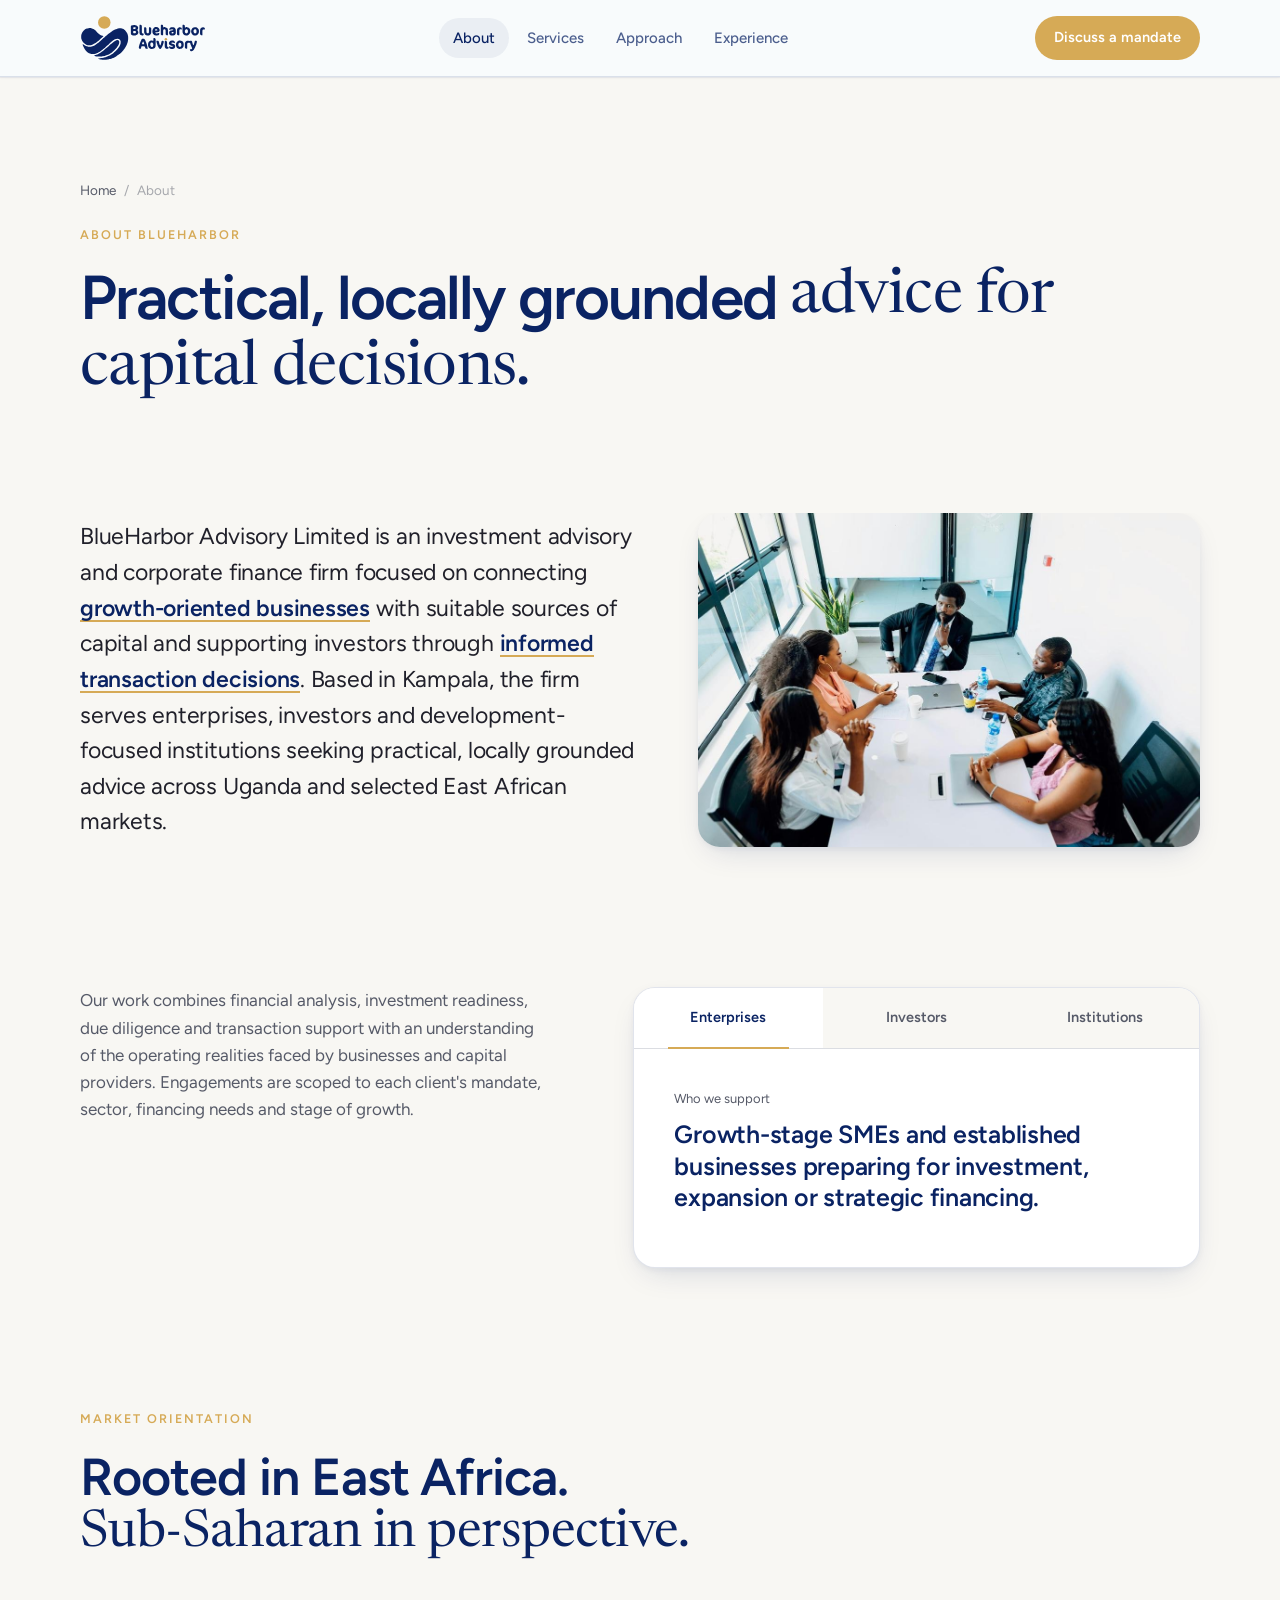
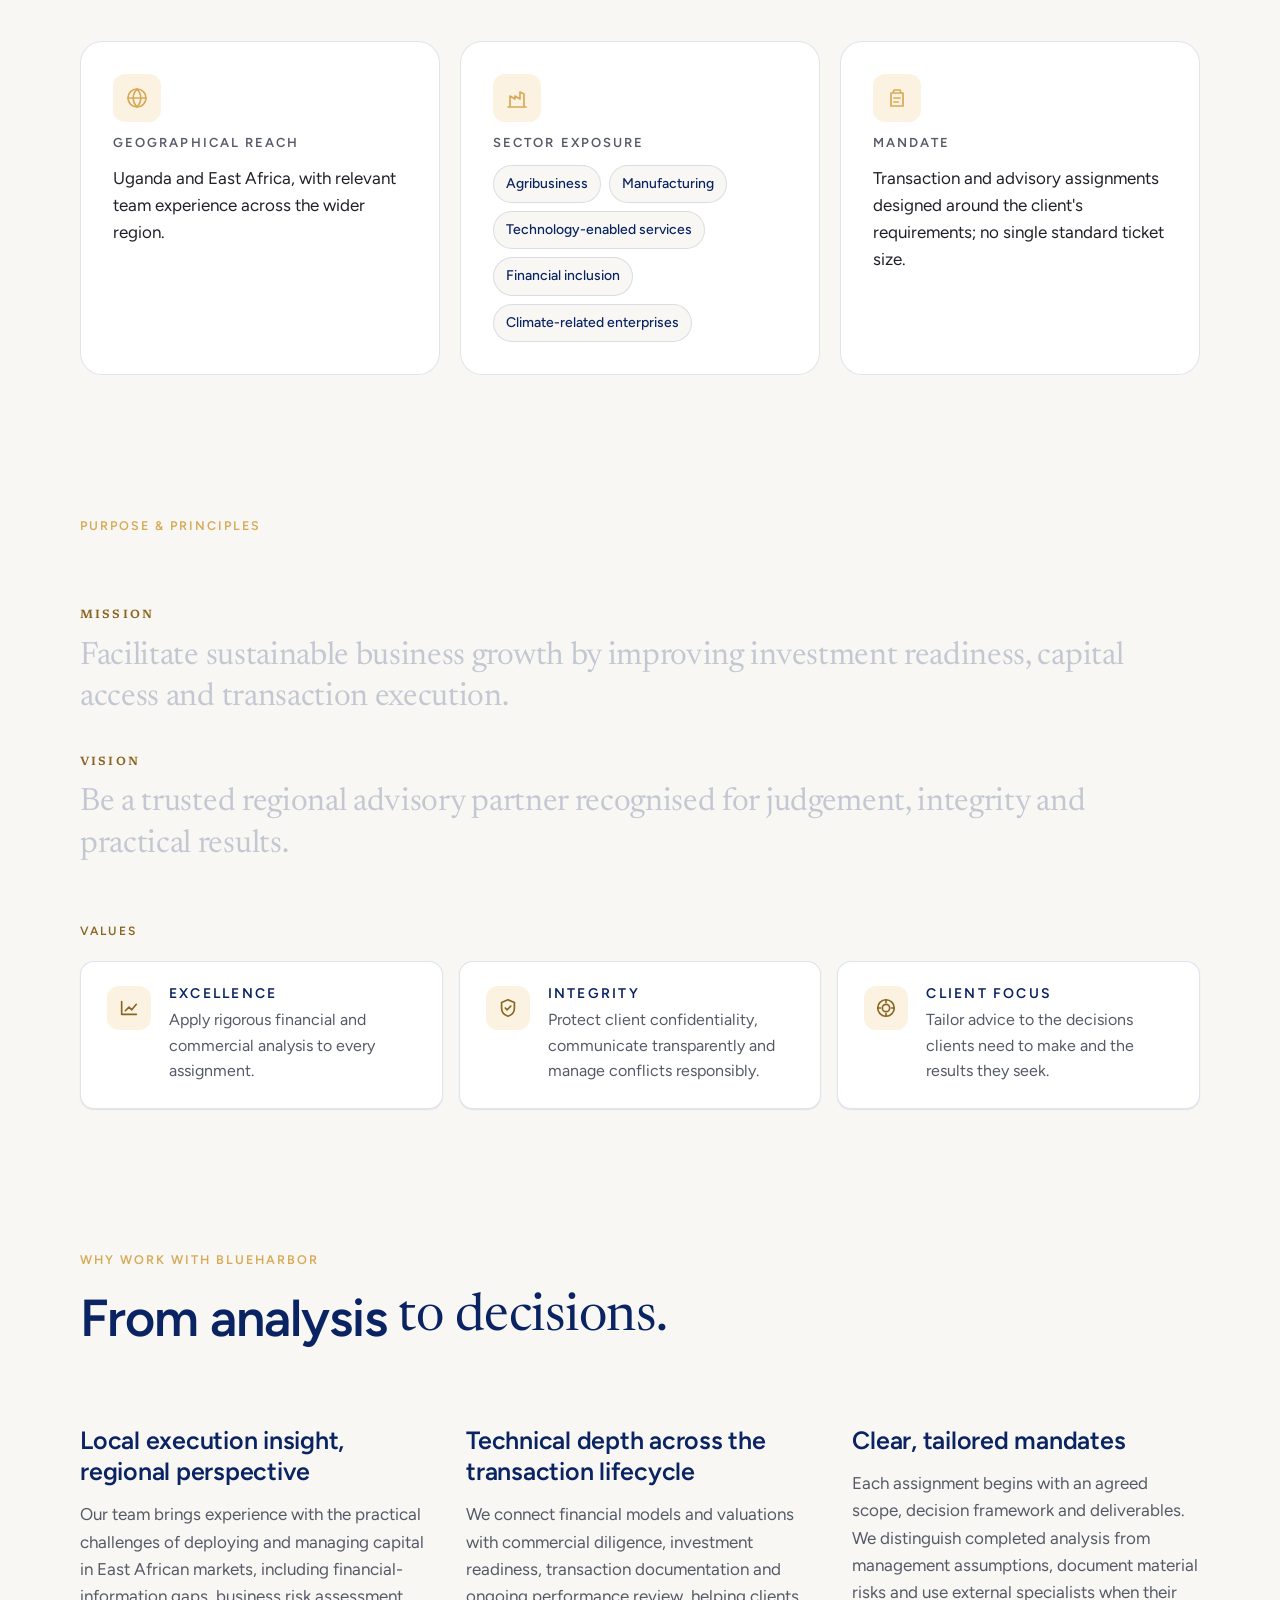
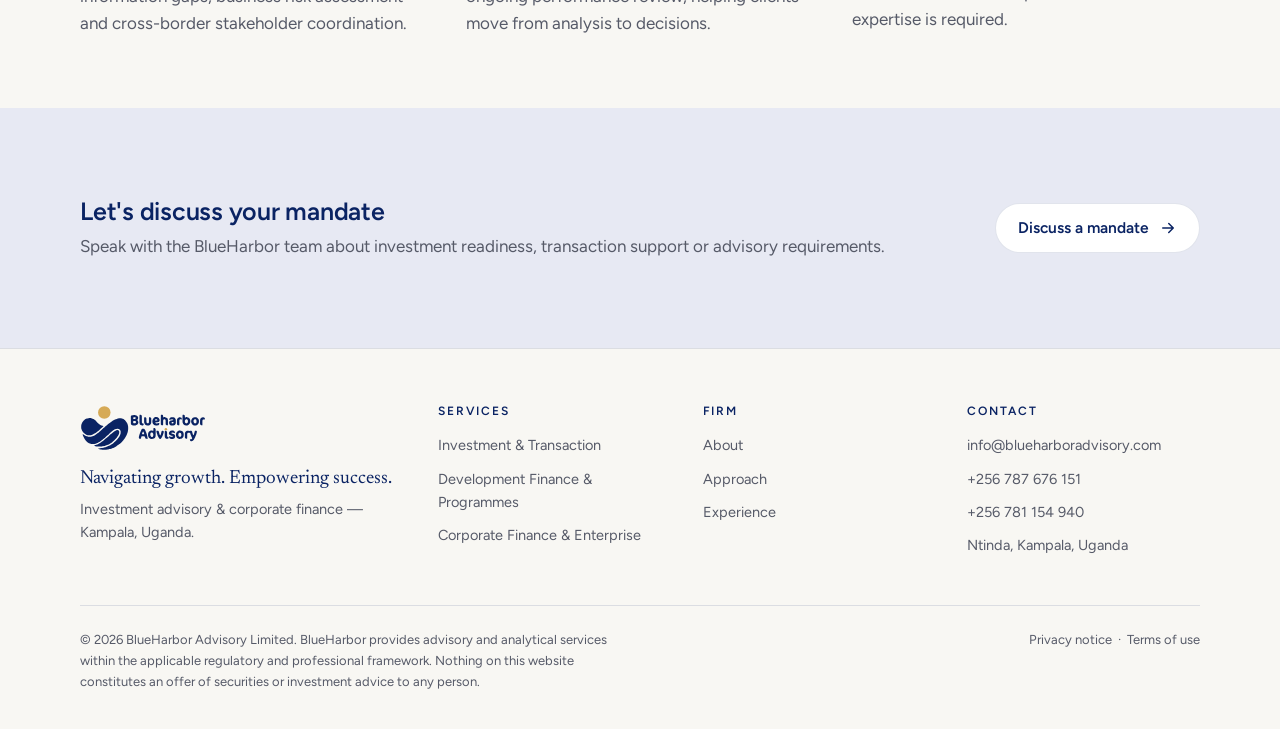
<file: about.html>
<!doctype html>
<html lang="en-UG">
<head>
<meta charset="utf-8">
<meta name="viewport" content="width=device-width, initial-scale=1, viewport-fit=cover">
<meta name="format-detection" content="telephone=no">
<title>About BlueHarbor Advisory — Investment Advisory Firm in Kampala, Uganda</title>
<meta name="description" content="BlueHarbor Advisory Limited is an investment advisory and corporate finance firm focused on connecting growth-oriented businesses with suitable sources of capital and supporting investors through informed transaction decisions. Based in Kampala, the firm serves enterprises, investors and development-focused institutions seeking practical, locally grounded advice across Uganda and selected East African markets.">
<link rel="canonical" href="https://blueharboradvisory.com/about.html">
<meta name="theme-color" content="#F8F7F3">
<link rel="icon" href="/favicon.ico" sizes="32x32">
<link rel="icon" type="image/svg+xml" href="/assets/brand/favicon.svg">
<link rel="icon" type="image/png" sizes="32x32" href="/assets/brand/favicon-32.png">
<link rel="apple-touch-icon" href="/assets/brand/apple-touch-icon.png">
<link rel="manifest" href="/site.webmanifest">
<meta property="og:type" content="website">
<meta property="og:site_name" content="BlueHarbor Advisory Limited">
<meta property="og:title" content="About BlueHarbor Advisory — Investment Advisory Firm in Kampala, Uganda">
<meta property="og:description" content="BlueHarbor Advisory Limited is an investment advisory and corporate finance firm focused on connecting growth-oriented businesses with suitable sources of capital and supporting investors through informed transaction decisions. Based in Kampala, the firm serves enterprises, investors and development-focused institutions seeking practical, locally grounded advice across Uganda and selected East African markets.">
<meta property="og:url" content="https://blueharboradvisory.com/about.html">
<meta property="og:image" content="https://blueharboradvisory.com/assets/brand/og-image.png">
<meta property="og:locale" content="en_UG">
<meta name="twitter:card" content="summary_large_image">
<meta name="twitter:title" content="About BlueHarbor Advisory — Investment Advisory Firm in Kampala, Uganda">
<meta name="twitter:description" content="BlueHarbor Advisory Limited is an investment advisory and corporate finance firm focused on connecting growth-oriented businesses with suitable sources of capital and supporting investors through informed transaction decisions. Based in Kampala, the firm serves enterprises, investors and development-focused institutions seeking practical, locally grounded advice across Uganda and selected East African markets.">
<meta name="twitter:image" content="https://blueharboradvisory.com/assets/brand/og-image.png">
<link rel="preconnect" href="https://fonts.googleapis.com">
<link rel="preconnect" href="https://fonts.gstatic.com" crossorigin>
<link href="https://fonts.googleapis.com/css2?family=Figtree:wght@400;500;600;700&family=Newsreader:ital,opsz,wght@0,6..72,400;0,6..72,500;1,6..72,400;1,6..72,500&display=swap" rel="stylesheet">
<link rel="stylesheet" href="/css/styles.css">
<script type="application/ld+json">{"@context": "https://schema.org", "@type": "FinancialService", "name": "BlueHarbor Advisory Limited", "alternateName": "BlueHarbor Advisory", "url": "https://blueharboradvisory.com/", "logo": "https://blueharboradvisory.com/assets/brand/logo-mark.svg", "image": "https://blueharboradvisory.com/assets/brand/og-image.png", "description": "BlueHarbor Advisory Limited connects growth-oriented businesses with suitable sources of capital and supports investors through informed transaction decisions across Uganda and East Africa.", "email": "info@blueharboradvisory.com", "telephone": "+256 787 676 151", "address": {"@type": "PostalAddress", "addressLocality": "Ntinda, Kampala", "addressCountry": "UG"}, "areaServed": ["Uganda", "East Africa"]}</script>
<script>document.documentElement.classList.add('js-early')</script>
</head>
<body>
<a href="#main" class="skip">Skip to content</a>
<div class="scroll-progress" aria-hidden="true"></div>
<button class="to-top" id="toTop" aria-label="Back to top"><svg viewBox="0 0 24 24" fill="none" stroke="currentColor" stroke-width="2" stroke-linecap="round" stroke-linejoin="round"><path d="M12 19V5M6 11l6-6 6 6"/></svg></button>

<header class="nav" id="nav" data-solid="true">
  <div class="container nav-inner">
    <a href="/" class="logo" aria-label="BlueHarbor Advisory — home">
      <svg class="logo-lockup" aria-hidden="true" xmlns="http://www.w3.org/2000/svg" viewBox="101.0 31.0 867.0 316.0"><path d="M253.25 338.51C252.49 338.39 251.48 338.16 251.00 338.00C250.52 337.84 248.83 337.62 247.25 337.50C245.32 337.36 243.02 336.96 240.25 336.27C237.98 335.71 235.87 335.25 235.55 335.25C235.24 335.25 234.00 335.02 232.80 334.73C226.30 333.18 225.75 332.96 225.75 331.88C225.75 330.54 227.44 329.84 231.25 329.61C232.69 329.52 234.31 329.34 234.85 329.21C235.39 329.07 237.58 328.75 239.73 328.50C244.38 327.95 246.54 327.63 249.88 326.98C251.25 326.71 252.83 326.50 253.39 326.50C253.94 326.50 255.35 326.16 256.51 325.75C257.67 325.35 258.98 325.01 259.41 325.00C259.84 325.00 260.62 324.85 261.16 324.66C261.69 324.47 262.69 324.24 263.38 324.14C265.46 323.83 269.72 322.78 272.50 321.88C273.94 321.41 276.02 320.78 277.12 320.48C283.54 318.73 300.92 311.51 304.51 309.10C305.12 308.69 307.06 307.65 308.81 306.78C312.71 304.86 325.31 296.55 329.38 293.21C330.20 292.53 331.89 291.15 333.14 290.14C335.58 288.16 344.43 279.83 347.51 276.60C348.55 275.51 350.75 273.22 352.40 271.50C354.05 269.78 356.21 267.31 357.21 266.00C358.20 264.69 359.60 262.94 360.32 262.11C369.49 251.47 377.41 236.82 379.78 226.08C380.39 223.34 380.56 213.59 380.02 212.18C379.88 211.80 379.59 210.75 379.38 209.85C378.88 207.70 376.59 203.26 375.04 201.43C370.70 196.29 365.16 193.87 357.75 193.88C348.26 193.89 334.06 200.13 325.01 208.27C323.70 209.45 321.99 210.91 321.22 211.52C318.94 213.32 311.32 219.95 308.75 222.38C307.43 223.61 304.73 226.09 302.74 227.88C300.76 229.66 297.44 232.76 295.38 234.77C293.31 236.77 291.01 238.90 290.25 239.51C289.49 240.11 286.96 242.41 284.62 244.62C282.29 246.83 279.19 249.64 277.75 250.87C276.31 252.09 274.11 254.07 272.88 255.26C271.64 256.45 269.98 257.90 269.18 258.47C268.39 259.05 267.21 259.99 266.56 260.57C265.91 261.15 264.25 262.52 262.87 263.61C261.50 264.70 259.31 266.44 258.00 267.49C256.69 268.54 255.01 269.84 254.25 270.38C253.49 270.92 252.06 272.01 251.06 272.80C248.36 274.93 239.61 280.91 236.68 282.62C235.27 283.45 233.50 284.53 232.75 285.02C231.99 285.52 230.25 286.53 228.88 287.26C227.50 287.99 225.42 289.14 224.25 289.80C223.08 290.47 221.23 291.36 220.14 291.78C219.04 292.20 217.30 292.97 216.26 293.49C211.69 295.76 204.01 298.16 199.75 298.63C198.86 298.73 197.32 299.01 196.33 299.26C193.61 299.95 179.97 299.80 177.38 299.05C176.41 298.78 174.56 298.30 173.25 298.00C167.98 296.77 159.54 292.65 155.39 289.28C154.44 288.51 152.98 287.32 152.14 286.64C149.23 284.29 146.83 282.00 145.11 279.95C144.16 278.82 142.58 277.04 141.61 276.01C140.64 274.97 139.41 273.45 138.89 272.63C138.36 271.80 137.45 270.54 136.86 269.81C136.27 269.09 134.57 266.53 133.08 264.12C129.46 258.25 129.09 257.60 128.49 256.00C128.21 255.24 127.12 253.05 126.07 251.12C124.40 248.04 122.96 244.77 119.86 237.00C118.78 234.29 118.75 233.21 119.73 232.23C120.92 231.04 122.10 231.42 125.03 233.95C130.16 238.38 140.69 244.24 146.93 246.13C150.31 247.16 155.74 248.50 156.54 248.50C156.86 248.50 158.03 248.73 159.12 249.00C164.89 250.42 178.00 248.95 187.00 245.86C193.20 243.74 201.63 239.63 206.50 236.37C208.49 235.03 211.12 233.26 212.34 232.44C215.43 230.37 222.05 225.51 224.00 223.89C224.89 223.14 226.09 222.20 226.65 221.79C227.22 221.38 228.40 220.38 229.28 219.57C230.16 218.76 231.61 217.49 232.50 216.76C233.39 216.02 235.25 214.38 236.62 213.11C238.00 211.85 239.97 210.13 241.00 209.31C242.03 208.48 243.49 207.16 244.25 206.38C245.45 205.12 251.02 200.19 257.93 194.25C259.14 193.22 261.30 191.24 262.75 189.85C264.19 188.46 266.74 186.19 268.40 184.80C270.07 183.41 272.75 181.03 274.36 179.51C275.98 177.99 277.40 176.75 277.53 176.75C277.66 176.75 279.14 175.42 280.82 173.81C282.50 172.19 284.76 170.21 285.83 169.41C286.91 168.62 288.43 167.38 289.21 166.66C289.99 165.95 291.56 164.64 292.71 163.74C297.03 160.38 297.77 159.79 299.42 158.33C300.36 157.51 302.98 155.51 305.25 153.88C307.52 152.25 310.62 149.99 312.14 148.85C313.66 147.71 315.80 146.26 316.89 145.62C317.98 144.97 319.49 143.99 320.25 143.42C321.51 142.48 323.35 141.31 328.89 137.92C331.83 136.12 336.37 133.61 338.50 132.59C346.45 128.81 346.87 128.63 352.62 126.59C357.31 124.93 365.37 122.99 369.62 122.50C375.14 121.86 377.21 121.76 379.15 122.01C380.24 122.15 382.02 122.38 383.12 122.52C389.97 123.40 399.74 127.20 403.75 130.54C404.23 130.94 405.41 131.90 406.38 132.68C408.59 134.46 413.25 139.19 414.57 141.00C415.13 141.76 416.16 142.99 416.87 143.75C418.69 145.70 422.50 151.21 422.50 151.90C422.50 151.98 423.18 153.26 424.01 154.75C427.04 160.19 428.10 163.18 431.01 174.50C432.43 180.00 432.47 197.94 431.08 204.88C430.86 205.97 430.54 207.72 430.37 208.75C429.86 211.84 429.28 214.47 428.48 217.38C428.06 218.89 427.50 220.97 427.22 222.00C426.94 223.03 426.12 225.28 425.39 227.00C424.65 228.72 423.55 231.42 422.93 233.01C420.56 239.11 417.79 244.72 414.13 250.88C413.48 251.97 412.21 254.11 411.31 255.62C409.74 258.28 406.48 262.86 402.70 267.72C401.69 269.00 400.02 271.17 398.98 272.53C395.66 276.87 378.17 294.69 375.00 296.97C374.38 297.42 372.86 298.67 371.62 299.75C367.19 303.63 358.18 309.94 351.39 313.92C348.91 315.38 346.43 316.88 345.88 317.25C345.32 317.62 343.52 318.63 341.88 319.49C340.23 320.36 338.03 321.54 337.00 322.13C335.97 322.72 333.94 323.62 332.50 324.13C331.06 324.64 329.14 325.43 328.25 325.87C327.36 326.32 325.61 327.05 324.38 327.50C323.14 327.94 321.17 328.71 320.00 329.19C317.36 330.28 314.34 331.21 308.88 332.61C306.54 333.21 304.30 333.83 303.91 333.98C303.21 334.25 300.15 334.94 295.00 336.00C293.56 336.29 291.52 336.75 290.48 337.02C289.44 337.28 287.81 337.50 286.86 337.50C285.90 337.50 284.23 337.73 283.12 338.00C280.91 338.55 256.19 338.97 253.25 338.51Z M225.88 316.49C222.27 316.38 219.77 316.18 218.62 315.91C217.66 315.69 216.31 315.51 215.62 315.50C214.94 315.50 213.97 315.39 213.48 315.25C212.46 314.96 207.90 314.10 205.51 313.73C203.09 313.36 199.31 312.05 198.87 311.42C197.57 309.57 199.08 308.24 203.62 307.25C205.00 306.95 206.83 306.42 207.69 306.08C208.55 305.74 210.63 304.98 212.31 304.38C222.65 300.72 236.09 293.60 246.50 286.25C248.77 284.65 251.19 282.96 251.88 282.50C252.56 282.03 254.26 280.74 255.65 279.61C257.04 278.49 258.73 277.20 259.40 276.75C260.07 276.29 261.30 275.34 262.12 274.63C262.95 273.92 264.07 273.02 264.62 272.62C265.18 272.23 266.36 271.27 267.25 270.50C268.14 269.72 269.55 268.60 270.38 268.01C271.20 267.41 272.61 266.23 273.50 265.39C274.39 264.54 276.31 262.91 277.75 261.75C280.82 259.30 285.30 255.40 286.38 254.25C286.79 253.81 288.02 252.76 289.12 251.93C290.23 251.10 291.80 249.84 292.62 249.14C293.45 248.44 294.64 247.46 295.26 246.96C295.88 246.46 297.69 244.83 299.28 243.34C300.87 241.85 302.89 240.09 303.77 239.44C304.65 238.78 306.39 237.32 307.63 236.19C309.83 234.18 311.76 232.54 315.71 229.31C316.76 228.44 318.37 227.06 319.29 226.24C320.20 225.42 321.89 224.05 323.04 223.19C326.74 220.40 328.34 219.15 329.49 218.09C333.25 214.67 344.34 207.57 348.79 205.73C358.52 201.72 365.51 203.31 369.18 210.40C370.52 212.97 370.84 214.94 370.69 219.61C370.54 224.55 369.05 229.75 366.26 235.12C364.57 238.38 359.86 246.03 358.49 247.77C357.49 249.02 355.06 252.41 354.35 253.55C354.03 254.05 353.28 255.02 352.69 255.69C351.57 256.98 348.44 260.96 346.82 263.17C345.65 264.75 335.84 274.71 331.16 279.05C327.88 282.09 326.04 283.62 322.28 286.38C321.35 287.06 319.97 288.14 319.23 288.78C318.48 289.41 316.75 290.67 315.38 291.57C314.00 292.47 312.09 293.76 311.12 294.45C309.10 295.88 304.33 298.57 301.25 300.02C300.08 300.57 298.06 301.57 296.75 302.24C295.44 302.91 293.22 303.92 291.80 304.48C290.39 305.05 288.47 305.88 287.55 306.34C285.66 307.28 280.08 309.17 274.12 310.88C269.56 312.19 267.10 312.75 259.88 314.12C258.64 314.35 256.52 314.82 255.18 315.15C253.83 315.48 252.22 315.75 251.60 315.75C250.99 315.75 249.67 315.91 248.68 316.10C246.49 316.53 233.99 316.74 225.88 316.49Z M156.88 239.34C156.60 239.28 155.76 239.08 155.00 238.89C154.24 238.70 153.08 238.47 152.41 238.38C148.70 237.87 139.47 233.54 135.67 230.53C135.04 230.03 133.37 228.71 131.95 227.59C123.64 221.04 115.88 209.78 112.18 198.88C109.15 189.97 109.26 190.63 109.22 181.88C109.16 170.82 109.52 168.47 112.66 159.00C115.37 150.84 123.28 139.82 130.75 133.82C134.62 130.71 143.55 125.67 147.38 124.43C150.36 123.46 155.94 122.06 157.50 121.88C158.26 121.79 160.00 121.47 161.38 121.17C164.72 120.44 173.85 120.36 175.88 121.05C176.56 121.28 177.69 121.55 178.38 121.64C182.86 122.23 192.58 126.36 197.10 129.61C200.62 132.13 211.78 141.75 212.04 142.48C212.23 143.02 222.23 153.34 223.62 154.44C224.45 155.09 226.09 156.54 227.26 157.67C235.83 165.90 245.32 170.88 256.25 172.88C260.79 173.72 261.75 174.26 261.75 176.02C261.75 177.19 259.13 180.08 254.50 184.00C253.47 184.87 251.67 186.51 250.50 187.63C249.33 188.75 247.59 190.32 246.62 191.12C245.66 191.91 243.13 194.21 241.00 196.22C238.87 198.23 236.56 200.33 235.88 200.88C235.19 201.43 233.67 202.76 232.50 203.85C231.33 204.93 229.53 206.47 228.50 207.26C227.47 208.05 226.23 209.11 225.75 209.62C225.27 210.13 224.20 211.01 223.38 211.57C222.55 212.13 220.54 213.66 218.91 214.98C215.08 218.06 214.74 218.31 210.88 220.84C209.09 222.00 206.11 224.03 204.25 225.34C196.62 230.73 180.56 237.91 174.50 238.64C173.74 238.73 172.18 238.96 171.03 239.15C169.08 239.48 158.23 239.62 156.88 239.34Z M863.49 280.14C858.53 278.31 855.34 274.08 855.83 269.97C856.15 267.27 857.01 266.83 862.58 266.51C868.23 266.19 869.77 265.24 871.07 261.32C871.96 258.64 871.97 258.73 870.39 255.58C868.63 252.07 866.49 247.18 864.99 243.25C864.34 241.53 863.08 238.55 862.19 236.62C861.22 234.52 859.96 231.14 859.03 228.12C856.68 220.51 855.93 219.33 854.65 221.26C853.43 223.10 851.97 223.33 848.76 222.20C845.35 221.00 841.00 222.05 839.26 224.49C837.80 226.53 837.68 228.02 837.65 244.75C837.62 261.73 837.63 261.60 836.07 262.65C833.35 264.48 826.64 263.03 823.94 260.02C821.76 257.60 821.77 257.69 821.69 240.12C821.62 224.88 821.62 224.88 822.32 222.15C823.94 215.80 827.24 211.70 832.78 209.14C837.81 206.82 844.87 206.71 850.21 208.87L852.51 209.80L853.90 208.85C855.48 207.76 858.59 207.39 862.92 207.77C867.11 208.14 870.78 211.22 871.50 214.97C871.80 216.56 872.37 218.83 873.52 223.00C873.95 224.58 874.63 227.13 875.02 228.67C875.98 232.44 878.69 237.80 880.00 238.50C881.24 239.17 883.57 234.31 885.37 227.25C886.32 223.54 886.82 221.71 887.72 218.62C888.00 217.66 888.30 216.37 888.38 215.75C888.47 215.13 888.77 213.78 889.04 212.75C890.33 207.90 890.66 207.62 895.12 207.63C899.93 207.65 901.93 208.54 903.32 211.29C905.01 214.63 904.84 215.80 900.99 228.00C898.41 236.14 898.04 237.22 897.06 239.41C895.84 242.10 894.10 246.67 892.60 251.12C891.99 252.90 890.95 255.32 890.28 256.49C889.61 257.67 888.41 260.03 887.61 261.75C881.54 274.78 875.17 280.54 866.88 280.48C865.48 280.47 863.98 280.32 863.49 280.14Z M588.11 263.76C578.51 260.96 572.36 254.85 569.62 245.40C568.51 241.56 568.23 238.67 568.41 233.00C568.76 221.71 573.30 213.45 581.50 209.14C586.54 206.49 594.39 205.77 599.00 207.53C604.96 209.81 605.25 209.41 605.25 198.73C605.25 191.74 605.37 190.92 606.54 190.16C608.70 188.76 615.11 190.05 617.75 192.42C621.27 195.59 621.57 199.19 620.98 231.38C620.74 244.75 620.44 246.90 618.14 252.11C616.56 255.68 612.80 259.61 609.10 261.54C603.73 264.35 593.74 265.41 588.11 263.76Z M727.75 264.25C720.44 263.29 714.80 259.49 713.74 254.84C713.21 252.53 713.01 248.21 713.39 247.31C714.07 245.66 715.38 245.69 718.79 247.41C721.08 248.56 722.26 248.90 727.18 249.78C733.85 250.97 738.52 249.56 738.49 246.38C738.48 245.14 736.90 243.29 735.54 242.90C733.81 242.41 730.42 241.67 728.70 241.39C719.40 239.92 714.40 236.59 712.36 230.50C710.47 224.84 712.39 218.04 717.24 213.30C720.31 210.30 721.54 209.57 726.25 207.98C733.51 205.53 741.31 205.97 747.32 209.17C751.71 211.51 754.12 216.13 753.68 221.36C753.42 224.57 752.43 225.25 749.80 224.05C746.89 222.72 744.93 222.02 743.12 221.65C742.16 221.46 740.53 221.11 739.50 220.88C733.69 219.56 727.23 222.31 728.47 225.56C728.97 226.85 731.88 228.08 735.39 228.49C739.84 229.02 743.23 230.00 747.14 231.91C755.67 236.06 757.79 248.44 751.42 256.89C747.10 262.63 737.67 265.56 727.75 264.25Z M782.25 264.32C771.86 262.51 763.46 254.74 760.96 244.62C760.23 241.67 760.15 231.25 760.83 227.80C762.35 220.11 768.17 212.51 775.12 209.12C782.98 205.28 794.33 205.72 801.35 210.13C811.82 216.71 815.90 228.66 812.84 243.84C810.90 253.49 803.36 261.57 794.49 263.51C790.26 264.44 784.93 264.79 782.25 264.32Z M650.41 263.72C646.97 263.22 643.33 259.38 640.00 252.74C639.27 251.30 638.13 249.15 637.46 247.95C636.79 246.76 635.78 244.58 635.23 243.11C634.68 241.63 634.06 240.10 633.85 239.71C633.49 239.00 632.39 235.89 629.49 227.38C628.07 223.21 627.24 219.99 626.63 216.25C626.46 215.22 626.17 213.52 625.99 212.48C625.62 210.31 625.98 209.13 627.33 208.14C628.42 207.34 635.46 207.40 637.57 208.22C640.88 209.52 643.09 212.67 643.73 217.00C644.17 219.99 644.99 223.26 647.38 231.50C648.67 235.95 650.81 240.00 651.88 240.00C652.96 240.00 655.31 235.83 656.16 232.40C656.36 231.56 656.97 229.47 657.50 227.75C659.16 222.39 660.02 219.20 660.39 217.00C660.59 215.83 660.92 214.14 661.12 213.25C661.32 212.36 661.49 211.34 661.50 211.00C661.51 209.16 663.23 207.87 665.96 207.63C671.08 207.20 674.97 208.62 675.98 211.31C676.45 212.56 676.40 217.91 675.90 220.12C673.06 232.57 664.67 252.05 658.70 260.05C655.73 264.03 654.93 264.39 650.41 263.72Z M558.46 263.38C551.89 262.27 549.04 259.48 548.49 253.60C548.04 248.90 546.69 246.94 543.68 246.63C540.06 246.25 524.40 246.59 523.68 247.07C522.84 247.62 522.06 249.11 521.87 250.54C521.79 251.14 521.51 252.69 521.25 254.00C520.99 255.31 520.66 256.99 520.51 257.75C519.66 262.10 518.15 263.35 513.76 263.35C509.75 263.34 507.86 262.44 506.31 259.79C505.06 257.66 505.14 251.82 506.48 246.35C508.47 238.29 509.50 234.61 510.39 232.38C510.89 231.14 512.00 228.04 512.86 225.50C514.85 219.63 515.71 217.46 518.32 211.75C524.27 198.74 523.64 199.94 526.33 196.57C528.72 193.58 529.70 193.29 535.88 193.70C540.60 194.02 541.60 194.42 544.39 197.06C545.56 198.17 546.90 199.72 547.37 200.52C549.00 203.30 553.88 214.97 555.62 220.25C556.23 222.11 557.35 225.38 558.10 227.52C558.84 229.67 559.75 232.70 560.10 234.27C560.80 237.34 561.35 239.40 562.38 242.75C563.15 245.29 563.94 248.92 564.27 251.50C564.40 252.53 564.72 254.22 564.98 255.25C566.18 259.95 566.19 261.50 565.05 262.56C563.73 263.78 562.08 263.99 558.46 263.38Z M696.38 263.51C690.63 262.67 685.59 258.07 684.16 252.38C683.08 248.02 683.08 212.54 684.16 210.32C686.08 206.41 694.29 208.03 697.43 212.94C699.38 216.00 699.32 215.46 699.42 231.12C699.51 246.28 699.54 246.76 700.23 247.91C700.80 248.84 703.73 250.15 706.09 250.53C708.97 250.99 709.38 251.59 709.37 255.38C709.35 259.53 708.16 261.72 705.25 262.98C703.82 263.59 698.97 263.88 696.38 263.51Z M598.60 250.23C600.03 249.83 602.07 247.67 603.13 245.44C604.87 241.79 605.24 232.28 603.80 228.55C601.64 222.97 598.67 220.64 593.75 220.63C588.69 220.62 585.70 223.88 584.27 230.95C583.78 233.34 584.20 239.01 584.97 240.44C585.12 240.72 585.54 241.78 585.91 242.79C587.15 246.25 589.74 249.03 592.72 250.13C593.83 250.54 597.27 250.59 598.60 250.23Z M791.87 248.88C795.30 247.18 797.36 242.57 797.30 236.70C797.19 225.77 794.47 221.96 786.50 221.58C781.66 221.35 779.77 222.72 777.94 227.77C775.52 234.49 776.77 243.71 780.58 247.15C782.85 249.21 783.83 249.53 787.62 249.45C790.26 249.39 791.06 249.28 791.87 248.88Z M539.37 232.24C542.99 231.71 543.07 230.92 540.26 223.64C539.73 222.26 538.87 219.79 538.35 218.16C535.79 210.13 534.15 210.66 530.24 220.75C526.69 229.89 526.61 231.78 529.76 232.24C531.76 232.53 537.36 232.53 539.37 232.24Z M563.75 172.32C551.07 170.14 545.04 164.80 542.22 153.25C541.52 150.38 541.52 150.38 541.49 134.71C541.47 117.86 541.49 117.59 542.76 116.36C543.54 115.62 543.54 115.62 546.96 115.63C551.04 115.63 552.69 116.22 554.92 118.44C557.46 120.99 557.35 120.31 557.52 134.62C557.66 146.22 557.71 147.28 558.20 149.32C559.55 154.88 561.78 157.04 566.38 157.21C570.11 157.35 572.06 156.08 573.79 152.38C574.61 150.62 574.61 150.62 574.74 134.25C574.90 115.89 574.82 116.61 576.69 115.83C578.27 115.17 583.53 115.46 585.14 116.30C587.15 117.35 588.88 119.07 589.80 120.95C590.62 122.61 590.62 122.61 590.62 137.37C590.62 153.50 590.63 153.40 588.76 158.85C586.62 165.08 579.77 170.83 573.40 171.77C572.42 171.92 570.95 172.14 570.12 172.26C568.62 172.49 564.92 172.53 563.75 172.32Z M623.25 172.24C610.03 170.11 601.51 162.58 598.88 150.69C598.07 147.05 598.45 138.20 599.58 134.23C601.07 128.99 602.13 126.88 605.01 123.38C614.49 111.86 633.27 110.95 642.86 121.55C644.54 123.41 647.14 128.36 647.37 130.16C647.45 130.83 647.69 132.07 647.89 132.93C648.57 135.85 647.87 140.54 646.36 143.15C644.35 146.65 638.89 149.30 633.03 149.63C631.71 149.71 629.84 149.88 628.88 150.02C627.91 150.16 625.33 150.36 623.12 150.48C617.45 150.78 616.33 151.39 617.38 153.60C619.95 159.01 633.82 159.88 641.53 155.13C644.98 153.00 646.43 154.27 646.19 159.21C645.91 165.05 642.23 169.34 636.25 170.82C630.59 172.21 626.11 172.70 623.25 172.24Z M829.75 172.31C818.36 171.41 809.36 163.49 806.01 151.43C805.21 148.54 805.12 100.82 805.91 99.46C807.09 97.44 810.79 96.98 814.92 98.34C819.51 99.85 821.16 103.00 821.47 110.88C821.74 117.54 821.97 117.78 826.38 116.04C831.13 114.16 832.80 113.89 836.90 114.37C845.11 115.33 850.68 119.15 855.47 127.10C860.86 136.05 860.67 147.53 854.93 158.88C852.06 164.55 843.68 170.90 838.12 171.61C837.44 171.69 836.37 171.87 835.75 171.99C834.37 172.27 831.27 172.44 829.75 172.31Z M888.25 172.24C883.67 171.79 882.32 171.34 877.38 168.61C871.43 165.34 866.57 158.07 864.90 149.96C864.16 146.34 864.70 138.21 866.00 133.62C869.24 122.13 877.25 115.55 889.33 114.46C900.98 113.41 909.29 117.80 915.44 128.24C919.66 135.41 919.30 152.14 914.79 158.85C910.57 165.13 909.42 166.29 904.81 168.97C902.60 170.25 901.64 170.60 898.53 171.25C897.21 171.53 895.51 171.92 894.76 172.13C893.33 172.52 891.41 172.55 888.25 172.24Z M730.50 171.49C725.44 171.02 719.47 167.94 716.63 164.31C709.23 154.90 713.09 141.87 724.33 138.28C728.50 136.95 730.64 136.55 739.25 135.51C742.39 135.13 743.36 134.07 742.49 131.97C740.44 127.03 725.59 127.35 719.70 132.46C717.61 134.28 715.76 134.13 715.15 132.10C714.84 131.07 715.42 125.69 716.02 124.12C717.31 120.73 721.72 117.25 726.99 115.49C729.70 114.58 739.56 114.37 742.92 115.14C751.11 117.04 756.02 121.78 758.67 130.38C759.60 133.37 759.78 155.19 758.90 157.75C756.23 165.53 749.57 170.96 742.00 171.52C738.77 171.76 733.34 171.75 730.50 171.49Z M465.62 171.23C457.23 169.82 452.27 165.77 450.75 159.11C450.62 158.53 450.51 147.06 450.49 132.45C450.46 107.42 450.47 106.77 450.95 105.69C452.08 103.13 455.62 101.78 462.25 101.39C463.69 101.31 465.61 101.08 466.50 100.88C468.45 100.45 477.95 100.36 480.03 100.76C480.77 100.90 482.33 101.12 483.50 101.24C490.80 102.03 497.79 107.59 499.71 114.13C501.78 121.19 500.40 127.36 495.57 132.58C493.99 134.28 493.99 134.27 497.67 138.46C502.78 144.29 503.50 151.22 499.77 158.88C496.40 165.78 490.71 169.68 482.10 171.00C478.59 171.53 468.29 171.68 465.62 171.23Z M521.69 170.75C518.71 169.74 516.18 168.43 514.83 167.18C512.08 164.65 509.69 157.34 509.67 151.38C509.56 129.31 509.94 99.76 510.32 99.17C510.93 98.24 512.10 97.71 513.99 97.50C519.57 96.90 523.64 99.42 525.53 104.64C526.07 106.12 526.07 106.20 526.02 127.75C525.95 158.26 525.66 156.90 532.42 157.45C537.70 157.87 538.62 158.64 538.62 162.64C538.62 166.83 536.60 169.74 532.81 170.98C530.18 171.85 524.58 171.73 521.69 170.75Z M776.00 170.85C770.76 170.02 768.17 167.67 767.51 163.12C767.12 160.45 767.06 136.93 767.43 133.82C767.92 129.82 768.47 127.53 769.43 125.57C774.54 115.09 790.17 111.23 797.90 118.55C799.68 120.23 800.29 121.73 800.44 124.75C800.69 129.84 799.45 131.19 795.50 130.12C792.43 129.30 788.17 129.74 786.32 131.07C783.61 133.01 783.55 133.57 783.52 155.70C783.50 169.84 783.50 169.85 781.98 170.64C780.85 171.22 778.78 171.30 776.00 170.85Z M935.36 170.88C929.75 170.11 926.88 167.48 926.01 162.29C925.60 159.88 925.78 135.35 926.22 132.50C927.92 121.47 934.60 115.60 946.28 114.84C954.46 114.30 960.35 120.14 959.39 127.83C959.07 130.41 957.80 130.97 954.15 130.12C952.43 129.72 947.53 129.81 946.34 130.26C945.16 130.71 943.53 132.50 943.00 133.94C942.00 136.61 941.58 150.23 942.09 163.38C942.39 171.20 941.88 171.77 935.36 170.88Z M662.85 170.66C660.28 170.01 657.97 168.11 656.93 165.78C656.35 164.50 656.04 126.69 656.45 107.57C656.67 97.27 656.36 97.92 661.10 97.79C664.10 97.71 664.25 97.73 666.16 98.52C671.37 100.67 671.97 101.78 672.24 109.88C672.50 117.30 672.62 117.46 676.46 115.65C680.18 113.89 681.46 113.72 686.02 114.38C692.91 115.38 697.52 117.87 701.11 122.50C702.60 124.42 702.93 125.16 703.65 128.07C703.99 129.48 704.57 131.47 704.92 132.50C705.62 134.52 705.72 139.73 705.43 161.25C705.31 170.51 705.19 170.77 700.89 170.96C695.70 171.18 691.84 169.20 690.11 165.42C689.52 164.12 689.52 164.12 689.49 151.62C689.47 138.27 689.37 136.83 688.26 134.20C687.22 131.71 686.27 130.66 684.11 129.59C680.30 127.71 677.01 128.49 674.44 131.88C672.33 134.67 672.42 133.81 672.24 152.12C672.07 169.64 672.11 169.14 670.75 170.38C670.06 171.00 664.94 171.18 662.85 170.66Z M740.51 157.22C742.78 156.01 743.33 155.07 743.46 152.13C743.57 149.44 743.36 148.88 742.04 148.32C739.89 147.42 734.13 148.15 731.58 149.64C728.42 151.49 729.33 156.13 733.14 157.59C735.61 158.54 738.30 158.40 740.51 157.22Z M835.89 156.83C838.51 155.95 841.61 151.89 842.25 148.49C842.67 146.28 842.57 138.31 842.10 136.73C840.60 131.70 836.59 128.50 831.76 128.50C828.70 128.50 824.57 131.85 822.56 135.96C821.62 137.88 821.62 137.88 821.54 142.43C821.45 147.67 821.65 148.98 822.93 151.55C824.25 154.19 826.04 155.80 828.88 156.92C830.05 157.38 834.44 157.33 835.89 156.83Z M895.27 156.87C900.22 155.15 901.87 150.81 901.49 140.50C901.27 134.60 899.35 131.42 894.81 129.46C889.53 127.18 885.22 129.25 881.93 135.64C881.13 137.19 880.61 142.20 880.98 144.79C881.85 150.95 883.87 154.70 887.26 156.44C889.11 157.40 893.12 157.61 895.27 156.87Z M480.17 155.72C484.51 154.32 486.31 150.51 484.90 145.68C483.83 141.98 481.86 141.17 473.96 141.14C466.21 141.12 466.88 140.50 466.68 147.78C466.49 154.57 466.76 155.27 469.92 156.15C471.71 156.66 478.11 156.38 480.17 155.72Z M624.88 138.00C625.42 137.87 626.82 137.64 627.97 137.49C631.40 137.06 632.50 136.10 632.50 133.55C632.50 127.70 622.09 126.23 617.51 131.42C615.70 133.48 615.26 136.51 616.64 137.41C617.86 138.21 622.58 138.55 624.88 138.00Z M478.22 127.35C482.43 126.58 484.12 124.77 484.12 121.08C484.12 118.70 484.12 118.70 482.83 117.50C480.43 115.30 478.35 114.63 473.88 114.63C467.85 114.64 466.78 115.48 466.55 120.39C466.37 124.33 467.42 126.97 469.33 127.39C472.03 127.99 474.85 127.97 478.22 127.35Z" fill="#0A2363"/><g fill="#D6AA56"><circle cx="268" cy="82.5" r="43"/><circle cx="691" cy="197.5" r="8.8"/></g></svg>

    </a>
    <nav aria-label="Primary">
      <ul class="nav-links">
        <li><a href="/about.html" class="active">About</a></li>
        <li><a href="/services.html">Services</a></li>
        <li><a href="/services.html#approach">Approach</a></li>
        <li><a href="/experience.html">Experience</a></li>
      </ul>
    </nav>
    <a href="/contact.html" class="btn btn-primary nav-cta">Discuss a mandate</a>
    <button class="menu-btn" id="menuBtn" aria-expanded="false" aria-controls="mobileMenu" aria-label="Open menu">
      <svg viewBox="0 0 24 24" fill="none" stroke="currentColor" stroke-width="1.8" stroke-linecap="round"><path d="M4 7h16M4 12h16M4 17h10"/></svg>
    </button>
  </div>
  <div class="mobile-menu" id="mobileMenu">
    <a href="/about.html">About</a><a href="/services.html">Services</a><a href="/services.html#approach">Approach</a><a href="/experience.html">Experience</a>
    <a href="/contact.html" class="btn btn-primary">Discuss a mandate</a>
  </div>
</header>

<main id="main">
<section class="page-hero on-dark">
  <div class="container">
    <div class="crumbs"><a href="/">Home</a><span>/</span><span>About</span></div>
    <span class="eyebrow reveal">About BlueHarbor</span>
    <h1 class="h2 reveal" data-d="1">Practical, locally grounded <span class="serif">advice for capital decisions.</span></h1>
    
  </div>
</section>
<section class="section" id="about-intro" style="padding-top:0">
  <div class="container about-media-grid">
    <div class="about-media-copy">
      <p class="lead reveal">BlueHarbor Advisory Limited is an investment advisory and corporate finance firm focused on connecting <u>growth-oriented businesses</u> with suitable sources of capital and supporting investors through <u>informed transaction decisions</u>. Based in Kampala, the firm serves enterprises, investors and development-focused institutions seeking practical, locally grounded advice across Uganda and selected East African markets.</p>
    </div>
    <div class="about-media-art reveal" data-reveal="right">
      <img src="/assets/about/about-team.jpg" alt="A BlueHarbor advisory team meeting" loading="lazy" width="1080" height="719">
    </div>
  </div>
</section>
<section class="section" id="who-we-support">
  <div class="container about-grid">
    <div class="about-copy">
      
      
      <p class="muted reveal">Our work combines financial analysis, investment readiness, due diligence and transaction support with an understanding of the operating realities faced by businesses and capital providers. Engagements are scoped to each client's mandate, sector, financing needs and stage of growth.</p>
    </div>
    <div class="about-side">
      
      <div class="audience reveal" data-reveal="right" data-d="1">
        <div class="aud-tabs" role="tablist" aria-label="Who we support">
          <button class="aud-tab" role="tab" id="t-ent" aria-controls="p-ent" aria-selected="true">Enterprises</button><button class="aud-tab" role="tab" id="t-inv" aria-controls="p-inv" aria-selected="false" tabindex="-1">Investors</button><button class="aud-tab" role="tab" id="t-ins" aria-controls="p-ins" aria-selected="false" tabindex="-1">Institutions</button>
        </div>
        <div class="aud-panel" role="tabpanel" id="p-ent" aria-labelledby="t-ent">
        <p class="kicker">Who we support</p>
        <h3 class="h3">Growth-stage SMEs and established businesses preparing for investment, expansion or strategic financing.</h3>
      </div><div class="aud-panel" role="tabpanel" id="p-inv" aria-labelledby="t-inv" hidden>
        <p class="kicker">Who we support</p>
        <h3 class="h3">Private investors, funds and investment teams requiring disciplined sourcing, screening and transaction support.</h3>
      </div><div class="aud-panel" role="tabpanel" id="p-ins" aria-labelledby="t-ins" hidden>
        <p class="kicker">Who we support</p>
        <h3 class="h3">Development programmes, public-interest organisations and partners supporting enterprise growth and access to finance.</h3>
      </div>
      </div>
    </div>
  </div>
</section>
<section class="section" id="markets">
  <div class="container">
    <div class="section-head ">
      <span class="eyebrow reveal">Market orientation</span>
      <h2 class="h2 reveal" data-d="1">Rooted in East Africa. <span class="serif">Sub-Saharan in perspective.</span></h2>
      
    </div>
    <div class="markets-grid">
      <div class="mk reveal" data-reveal="scale">
        <span class="mk-icon"><svg viewBox="0 0 24 24" fill="none" stroke="currentColor" stroke-width="1.7" stroke-linecap="round" stroke-linejoin="round"><circle cx="12" cy="12" r="9"/><path d="M3 12h18M12 3c2.5 2.6 3.8 5.6 3.8 9S14.5 18.4 12 21M12 3C9.5 5.6 8.2 8.6 8.2 12s1.3 6.4 3.8 9"/></svg></span>
        <h3>Geographical reach</h3>
        <p>Uganda and East Africa, with relevant team experience across the wider region.</p>
      </div>
      <div class="mk reveal" data-reveal="scale" data-d="1">
        <span class="mk-icon"><svg viewBox="0 0 24 24" fill="none" stroke="currentColor" stroke-width="1.7" stroke-linecap="round" stroke-linejoin="round"><path d="M3 21h18M5 21V10l5 3V10l5 3V6l4 2v13"/></svg></span>
        <h3>Sector exposure</h3>
        <div class="chips"><span class="chip">Agribusiness</span><span class="chip">Manufacturing</span><span class="chip">Technology-enabled services</span><span class="chip">Financial inclusion</span><span class="chip">Climate-related enterprises</span></div>
      </div>
      <div class="mk reveal" data-reveal="scale" data-d="2">
        <span class="mk-icon"><svg viewBox="0 0 24 24" fill="none" stroke="currentColor" stroke-width="1.7" stroke-linecap="round" stroke-linejoin="round"><path d="M9 4h6l1 3H8l1-3zM6 7h12v13H6z"/><path d="M9 12h6M9 16h4"/></svg></span>
        <h3>Mandate</h3>
        <p>Transaction and advisory assignments designed around the client's requirements; no single standard ticket size.</p>
      </div>
    </div>
  </div>
</section>
<section class="section purpose on-dark" id="purpose">
  <div class="container">
    <div class="section-head ">
      <span class="eyebrow reveal">Purpose &amp; principles</span>
      
      
    </div>
    <div class="purpose-grid">
      <div class="mv">
        <div class="mv-item reveal" data-reveal="left"><p class="label">Mission</p><p>Facilitate sustainable business growth by improving investment readiness, capital access and transaction execution.</p></div>
        <div class="mv-item reveal" data-reveal="left" data-d="1"><p class="label">Vision</p><p>Be a trusted regional advisory partner recognised for judgement, integrity and practical results.</p></div>
      </div>
      <div class="values-block">
        <p class="values-heading reveal" data-reveal="left" data-d="2">Values</p>
        <div class="values">
          <div class="value reveal" data-reveal="right" data-d="0"><span class="value-icon"><svg viewBox="0 0 24 24" fill="none" stroke="currentColor" stroke-width="1.8" stroke-linecap="round" stroke-linejoin="round"><path d="M4 19V5M4 19h16M8 15l4-4 3 3 5-6"/></svg></span><div><h3>Excellence</h3><p>Apply rigorous financial and commercial analysis to every assignment.</p></div></div><div class="value reveal" data-reveal="right" data-d="1"><span class="value-icon"><svg viewBox="0 0 24 24" fill="none" stroke="currentColor" stroke-width="1.8" stroke-linecap="round" stroke-linejoin="round"><path d="M12 3l7 3v6c0 4.5-3 7.7-7 9-4-1.3-7-4.5-7-9V6l7-3z"/><path d="M9 12l2 2 4-4"/></svg></span><div><h3>Integrity</h3><p>Protect client confidentiality, communicate transparently and manage conflicts responsibly.</p></div></div><div class="value reveal" data-reveal="right" data-d="2"><span class="value-icon"><svg viewBox="0 0 24 24" fill="none" stroke="currentColor" stroke-width="1.8" stroke-linecap="round" stroke-linejoin="round"><circle cx="12" cy="12" r="9"/><circle cx="12" cy="12" r="4"/><path d="M12 3v3M12 18v3M3 12h3M18 12h3"/></svg></span><div><h3>Client focus</h3><p>Tailor advice to the decisions clients need to make and the results they seek.</p></div></div>
        </div>
      </div>
    </div>
  </div>
</section>
<section class="section why" id="why">
  <div class="container">
    <div class="section-head ">
      <span class="eyebrow reveal">Why work with BlueHarbor</span>
      <h2 class="h2 reveal" data-d="1">From analysis <span class="serif">to decisions.</span></h2>
      
    </div>
    <div class="why-grid">
      <div class="why-item reveal" data-d="0"><h3 class="h3">Local execution insight, regional perspective</h3><p>Our team brings experience with the practical challenges of deploying and managing capital in East African markets, including financial-information gaps, business risk assessment and cross-border stakeholder coordination.</p></div><div class="why-item reveal" data-d="1"><h3 class="h3">Technical depth across the transaction lifecycle</h3><p>We connect financial models and valuations with commercial diligence, investment readiness, transaction documentation and ongoing performance review, helping clients move from analysis to decisions.</p></div><div class="why-item reveal" data-d="2"><h3 class="h3">Clear, tailored mandates</h3><p>Each assignment begins with an agreed scope, decision framework and deliverables. We distinguish completed analysis from management assumptions, document material risks and use external specialists when their expertise is required.</p></div>
    </div>
  </div>
</section>
<section class="section-sm" style="background:var(--mist)">
  <div class="container" style="display:flex;flex-wrap:wrap;gap:24px;align-items:center;justify-content:space-between">
    <div>
      <h2 class="h3" style="margin-bottom:6px">Let's discuss your mandate</h2>
      <p class="muted">Speak with the BlueHarbor team about investment readiness, transaction support or advisory requirements.</p>
    </div>
    <a href="/contact.html" class="btn btn-outline">Discuss a mandate <svg viewBox="0 0 24 24" fill="none" stroke="currentColor" stroke-width="2" stroke-linecap="round" stroke-linejoin="round"><path d="M5 12h14M13 6l6 6-6 6"/></svg></a>
  </div>
</section>
</main>

<footer class="footer">
  <div class="container">
    <div class="footer-grid">
      <div>
        <a href="/" class="logo" aria-label="BlueHarbor Advisory">
          <svg class="logo-lockup" aria-hidden="true" xmlns="http://www.w3.org/2000/svg" viewBox="101.0 31.0 867.0 316.0"><path d="M253.25 338.51C252.49 338.39 251.48 338.16 251.00 338.00C250.52 337.84 248.83 337.62 247.25 337.50C245.32 337.36 243.02 336.96 240.25 336.27C237.98 335.71 235.87 335.25 235.55 335.25C235.24 335.25 234.00 335.02 232.80 334.73C226.30 333.18 225.75 332.96 225.75 331.88C225.75 330.54 227.44 329.84 231.25 329.61C232.69 329.52 234.31 329.34 234.85 329.21C235.39 329.07 237.58 328.75 239.73 328.50C244.38 327.95 246.54 327.63 249.88 326.98C251.25 326.71 252.83 326.50 253.39 326.50C253.94 326.50 255.35 326.16 256.51 325.75C257.67 325.35 258.98 325.01 259.41 325.00C259.84 325.00 260.62 324.85 261.16 324.66C261.69 324.47 262.69 324.24 263.38 324.14C265.46 323.83 269.72 322.78 272.50 321.88C273.94 321.41 276.02 320.78 277.12 320.48C283.54 318.73 300.92 311.51 304.51 309.10C305.12 308.69 307.06 307.65 308.81 306.78C312.71 304.86 325.31 296.55 329.38 293.21C330.20 292.53 331.89 291.15 333.14 290.14C335.58 288.16 344.43 279.83 347.51 276.60C348.55 275.51 350.75 273.22 352.40 271.50C354.05 269.78 356.21 267.31 357.21 266.00C358.20 264.69 359.60 262.94 360.32 262.11C369.49 251.47 377.41 236.82 379.78 226.08C380.39 223.34 380.56 213.59 380.02 212.18C379.88 211.80 379.59 210.75 379.38 209.85C378.88 207.70 376.59 203.26 375.04 201.43C370.70 196.29 365.16 193.87 357.75 193.88C348.26 193.89 334.06 200.13 325.01 208.27C323.70 209.45 321.99 210.91 321.22 211.52C318.94 213.32 311.32 219.95 308.75 222.38C307.43 223.61 304.73 226.09 302.74 227.88C300.76 229.66 297.44 232.76 295.38 234.77C293.31 236.77 291.01 238.90 290.25 239.51C289.49 240.11 286.96 242.41 284.62 244.62C282.29 246.83 279.19 249.64 277.75 250.87C276.31 252.09 274.11 254.07 272.88 255.26C271.64 256.45 269.98 257.90 269.18 258.47C268.39 259.05 267.21 259.99 266.56 260.57C265.91 261.15 264.25 262.52 262.87 263.61C261.50 264.70 259.31 266.44 258.00 267.49C256.69 268.54 255.01 269.84 254.25 270.38C253.49 270.92 252.06 272.01 251.06 272.80C248.36 274.93 239.61 280.91 236.68 282.62C235.27 283.45 233.50 284.53 232.75 285.02C231.99 285.52 230.25 286.53 228.88 287.26C227.50 287.99 225.42 289.14 224.25 289.80C223.08 290.47 221.23 291.36 220.14 291.78C219.04 292.20 217.30 292.97 216.26 293.49C211.69 295.76 204.01 298.16 199.75 298.63C198.86 298.73 197.32 299.01 196.33 299.26C193.61 299.95 179.97 299.80 177.38 299.05C176.41 298.78 174.56 298.30 173.25 298.00C167.98 296.77 159.54 292.65 155.39 289.28C154.44 288.51 152.98 287.32 152.14 286.64C149.23 284.29 146.83 282.00 145.11 279.95C144.16 278.82 142.58 277.04 141.61 276.01C140.64 274.97 139.41 273.45 138.89 272.63C138.36 271.80 137.45 270.54 136.86 269.81C136.27 269.09 134.57 266.53 133.08 264.12C129.46 258.25 129.09 257.60 128.49 256.00C128.21 255.24 127.12 253.05 126.07 251.12C124.40 248.04 122.96 244.77 119.86 237.00C118.78 234.29 118.75 233.21 119.73 232.23C120.92 231.04 122.10 231.42 125.03 233.95C130.16 238.38 140.69 244.24 146.93 246.13C150.31 247.16 155.74 248.50 156.54 248.50C156.86 248.50 158.03 248.73 159.12 249.00C164.89 250.42 178.00 248.95 187.00 245.86C193.20 243.74 201.63 239.63 206.50 236.37C208.49 235.03 211.12 233.26 212.34 232.44C215.43 230.37 222.05 225.51 224.00 223.89C224.89 223.14 226.09 222.20 226.65 221.79C227.22 221.38 228.40 220.38 229.28 219.57C230.16 218.76 231.61 217.49 232.50 216.76C233.39 216.02 235.25 214.38 236.62 213.11C238.00 211.85 239.97 210.13 241.00 209.31C242.03 208.48 243.49 207.16 244.25 206.38C245.45 205.12 251.02 200.19 257.93 194.25C259.14 193.22 261.30 191.24 262.75 189.85C264.19 188.46 266.74 186.19 268.40 184.80C270.07 183.41 272.75 181.03 274.36 179.51C275.98 177.99 277.40 176.75 277.53 176.75C277.66 176.75 279.14 175.42 280.82 173.81C282.50 172.19 284.76 170.21 285.83 169.41C286.91 168.62 288.43 167.38 289.21 166.66C289.99 165.95 291.56 164.64 292.71 163.74C297.03 160.38 297.77 159.79 299.42 158.33C300.36 157.51 302.98 155.51 305.25 153.88C307.52 152.25 310.62 149.99 312.14 148.85C313.66 147.71 315.80 146.26 316.89 145.62C317.98 144.97 319.49 143.99 320.25 143.42C321.51 142.48 323.35 141.31 328.89 137.92C331.83 136.12 336.37 133.61 338.50 132.59C346.45 128.81 346.87 128.63 352.62 126.59C357.31 124.93 365.37 122.99 369.62 122.50C375.14 121.86 377.21 121.76 379.15 122.01C380.24 122.15 382.02 122.38 383.12 122.52C389.97 123.40 399.74 127.20 403.75 130.54C404.23 130.94 405.41 131.90 406.38 132.68C408.59 134.46 413.25 139.19 414.57 141.00C415.13 141.76 416.16 142.99 416.87 143.75C418.69 145.70 422.50 151.21 422.50 151.90C422.50 151.98 423.18 153.26 424.01 154.75C427.04 160.19 428.10 163.18 431.01 174.50C432.43 180.00 432.47 197.94 431.08 204.88C430.86 205.97 430.54 207.72 430.37 208.75C429.86 211.84 429.28 214.47 428.48 217.38C428.06 218.89 427.50 220.97 427.22 222.00C426.94 223.03 426.12 225.28 425.39 227.00C424.65 228.72 423.55 231.42 422.93 233.01C420.56 239.11 417.79 244.72 414.13 250.88C413.48 251.97 412.21 254.11 411.31 255.62C409.74 258.28 406.48 262.86 402.70 267.72C401.69 269.00 400.02 271.17 398.98 272.53C395.66 276.87 378.17 294.69 375.00 296.97C374.38 297.42 372.86 298.67 371.62 299.75C367.19 303.63 358.18 309.94 351.39 313.92C348.91 315.38 346.43 316.88 345.88 317.25C345.32 317.62 343.52 318.63 341.88 319.49C340.23 320.36 338.03 321.54 337.00 322.13C335.97 322.72 333.94 323.62 332.50 324.13C331.06 324.64 329.14 325.43 328.25 325.87C327.36 326.32 325.61 327.05 324.38 327.50C323.14 327.94 321.17 328.71 320.00 329.19C317.36 330.28 314.34 331.21 308.88 332.61C306.54 333.21 304.30 333.83 303.91 333.98C303.21 334.25 300.15 334.94 295.00 336.00C293.56 336.29 291.52 336.75 290.48 337.02C289.44 337.28 287.81 337.50 286.86 337.50C285.90 337.50 284.23 337.73 283.12 338.00C280.91 338.55 256.19 338.97 253.25 338.51Z M225.88 316.49C222.27 316.38 219.77 316.18 218.62 315.91C217.66 315.69 216.31 315.51 215.62 315.50C214.94 315.50 213.97 315.39 213.48 315.25C212.46 314.96 207.90 314.10 205.51 313.73C203.09 313.36 199.31 312.05 198.87 311.42C197.57 309.57 199.08 308.24 203.62 307.25C205.00 306.95 206.83 306.42 207.69 306.08C208.55 305.74 210.63 304.98 212.31 304.38C222.65 300.72 236.09 293.60 246.50 286.25C248.77 284.65 251.19 282.96 251.88 282.50C252.56 282.03 254.26 280.74 255.65 279.61C257.04 278.49 258.73 277.20 259.40 276.75C260.07 276.29 261.30 275.34 262.12 274.63C262.95 273.92 264.07 273.02 264.62 272.62C265.18 272.23 266.36 271.27 267.25 270.50C268.14 269.72 269.55 268.60 270.38 268.01C271.20 267.41 272.61 266.23 273.50 265.39C274.39 264.54 276.31 262.91 277.75 261.75C280.82 259.30 285.30 255.40 286.38 254.25C286.79 253.81 288.02 252.76 289.12 251.93C290.23 251.10 291.80 249.84 292.62 249.14C293.45 248.44 294.64 247.46 295.26 246.96C295.88 246.46 297.69 244.83 299.28 243.34C300.87 241.85 302.89 240.09 303.77 239.44C304.65 238.78 306.39 237.32 307.63 236.19C309.83 234.18 311.76 232.54 315.71 229.31C316.76 228.44 318.37 227.06 319.29 226.24C320.20 225.42 321.89 224.05 323.04 223.19C326.74 220.40 328.34 219.15 329.49 218.09C333.25 214.67 344.34 207.57 348.79 205.73C358.52 201.72 365.51 203.31 369.18 210.40C370.52 212.97 370.84 214.94 370.69 219.61C370.54 224.55 369.05 229.75 366.26 235.12C364.57 238.38 359.86 246.03 358.49 247.77C357.49 249.02 355.06 252.41 354.35 253.55C354.03 254.05 353.28 255.02 352.69 255.69C351.57 256.98 348.44 260.96 346.82 263.17C345.65 264.75 335.84 274.71 331.16 279.05C327.88 282.09 326.04 283.62 322.28 286.38C321.35 287.06 319.97 288.14 319.23 288.78C318.48 289.41 316.75 290.67 315.38 291.57C314.00 292.47 312.09 293.76 311.12 294.45C309.10 295.88 304.33 298.57 301.25 300.02C300.08 300.57 298.06 301.57 296.75 302.24C295.44 302.91 293.22 303.92 291.80 304.48C290.39 305.05 288.47 305.88 287.55 306.34C285.66 307.28 280.08 309.17 274.12 310.88C269.56 312.19 267.10 312.75 259.88 314.12C258.64 314.35 256.52 314.82 255.18 315.15C253.83 315.48 252.22 315.75 251.60 315.75C250.99 315.75 249.67 315.91 248.68 316.10C246.49 316.53 233.99 316.74 225.88 316.49Z M156.88 239.34C156.60 239.28 155.76 239.08 155.00 238.89C154.24 238.70 153.08 238.47 152.41 238.38C148.70 237.87 139.47 233.54 135.67 230.53C135.04 230.03 133.37 228.71 131.95 227.59C123.64 221.04 115.88 209.78 112.18 198.88C109.15 189.97 109.26 190.63 109.22 181.88C109.16 170.82 109.52 168.47 112.66 159.00C115.37 150.84 123.28 139.82 130.75 133.82C134.62 130.71 143.55 125.67 147.38 124.43C150.36 123.46 155.94 122.06 157.50 121.88C158.26 121.79 160.00 121.47 161.38 121.17C164.72 120.44 173.85 120.36 175.88 121.05C176.56 121.28 177.69 121.55 178.38 121.64C182.86 122.23 192.58 126.36 197.10 129.61C200.62 132.13 211.78 141.75 212.04 142.48C212.23 143.02 222.23 153.34 223.62 154.44C224.45 155.09 226.09 156.54 227.26 157.67C235.83 165.90 245.32 170.88 256.25 172.88C260.79 173.72 261.75 174.26 261.75 176.02C261.75 177.19 259.13 180.08 254.50 184.00C253.47 184.87 251.67 186.51 250.50 187.63C249.33 188.75 247.59 190.32 246.62 191.12C245.66 191.91 243.13 194.21 241.00 196.22C238.87 198.23 236.56 200.33 235.88 200.88C235.19 201.43 233.67 202.76 232.50 203.85C231.33 204.93 229.53 206.47 228.50 207.26C227.47 208.05 226.23 209.11 225.75 209.62C225.27 210.13 224.20 211.01 223.38 211.57C222.55 212.13 220.54 213.66 218.91 214.98C215.08 218.06 214.74 218.31 210.88 220.84C209.09 222.00 206.11 224.03 204.25 225.34C196.62 230.73 180.56 237.91 174.50 238.64C173.74 238.73 172.18 238.96 171.03 239.15C169.08 239.48 158.23 239.62 156.88 239.34Z M863.49 280.14C858.53 278.31 855.34 274.08 855.83 269.97C856.15 267.27 857.01 266.83 862.58 266.51C868.23 266.19 869.77 265.24 871.07 261.32C871.96 258.64 871.97 258.73 870.39 255.58C868.63 252.07 866.49 247.18 864.99 243.25C864.34 241.53 863.08 238.55 862.19 236.62C861.22 234.52 859.96 231.14 859.03 228.12C856.68 220.51 855.93 219.33 854.65 221.26C853.43 223.10 851.97 223.33 848.76 222.20C845.35 221.00 841.00 222.05 839.26 224.49C837.80 226.53 837.68 228.02 837.65 244.75C837.62 261.73 837.63 261.60 836.07 262.65C833.35 264.48 826.64 263.03 823.94 260.02C821.76 257.60 821.77 257.69 821.69 240.12C821.62 224.88 821.62 224.88 822.32 222.15C823.94 215.80 827.24 211.70 832.78 209.14C837.81 206.82 844.87 206.71 850.21 208.87L852.51 209.80L853.90 208.85C855.48 207.76 858.59 207.39 862.92 207.77C867.11 208.14 870.78 211.22 871.50 214.97C871.80 216.56 872.37 218.83 873.52 223.00C873.95 224.58 874.63 227.13 875.02 228.67C875.98 232.44 878.69 237.80 880.00 238.50C881.24 239.17 883.57 234.31 885.37 227.25C886.32 223.54 886.82 221.71 887.72 218.62C888.00 217.66 888.30 216.37 888.38 215.75C888.47 215.13 888.77 213.78 889.04 212.75C890.33 207.90 890.66 207.62 895.12 207.63C899.93 207.65 901.93 208.54 903.32 211.29C905.01 214.63 904.84 215.80 900.99 228.00C898.41 236.14 898.04 237.22 897.06 239.41C895.84 242.10 894.10 246.67 892.60 251.12C891.99 252.90 890.95 255.32 890.28 256.49C889.61 257.67 888.41 260.03 887.61 261.75C881.54 274.78 875.17 280.54 866.88 280.48C865.48 280.47 863.98 280.32 863.49 280.14Z M588.11 263.76C578.51 260.96 572.36 254.85 569.62 245.40C568.51 241.56 568.23 238.67 568.41 233.00C568.76 221.71 573.30 213.45 581.50 209.14C586.54 206.49 594.39 205.77 599.00 207.53C604.96 209.81 605.25 209.41 605.25 198.73C605.25 191.74 605.37 190.92 606.54 190.16C608.70 188.76 615.11 190.05 617.75 192.42C621.27 195.59 621.57 199.19 620.98 231.38C620.74 244.75 620.44 246.90 618.14 252.11C616.56 255.68 612.80 259.61 609.10 261.54C603.73 264.35 593.74 265.41 588.11 263.76Z M727.75 264.25C720.44 263.29 714.80 259.49 713.74 254.84C713.21 252.53 713.01 248.21 713.39 247.31C714.07 245.66 715.38 245.69 718.79 247.41C721.08 248.56 722.26 248.90 727.18 249.78C733.85 250.97 738.52 249.56 738.49 246.38C738.48 245.14 736.90 243.29 735.54 242.90C733.81 242.41 730.42 241.67 728.70 241.39C719.40 239.92 714.40 236.59 712.36 230.50C710.47 224.84 712.39 218.04 717.24 213.30C720.31 210.30 721.54 209.57 726.25 207.98C733.51 205.53 741.31 205.97 747.32 209.17C751.71 211.51 754.12 216.13 753.68 221.36C753.42 224.57 752.43 225.25 749.80 224.05C746.89 222.72 744.93 222.02 743.12 221.65C742.16 221.46 740.53 221.11 739.50 220.88C733.69 219.56 727.23 222.31 728.47 225.56C728.97 226.85 731.88 228.08 735.39 228.49C739.84 229.02 743.23 230.00 747.14 231.91C755.67 236.06 757.79 248.44 751.42 256.89C747.10 262.63 737.67 265.56 727.75 264.25Z M782.25 264.32C771.86 262.51 763.46 254.74 760.96 244.62C760.23 241.67 760.15 231.25 760.83 227.80C762.35 220.11 768.17 212.51 775.12 209.12C782.98 205.28 794.33 205.72 801.35 210.13C811.82 216.71 815.90 228.66 812.84 243.84C810.90 253.49 803.36 261.57 794.49 263.51C790.26 264.44 784.93 264.79 782.25 264.32Z M650.41 263.72C646.97 263.22 643.33 259.38 640.00 252.74C639.27 251.30 638.13 249.15 637.46 247.95C636.79 246.76 635.78 244.58 635.23 243.11C634.68 241.63 634.06 240.10 633.85 239.71C633.49 239.00 632.39 235.89 629.49 227.38C628.07 223.21 627.24 219.99 626.63 216.25C626.46 215.22 626.17 213.52 625.99 212.48C625.62 210.31 625.98 209.13 627.33 208.14C628.42 207.34 635.46 207.40 637.57 208.22C640.88 209.52 643.09 212.67 643.73 217.00C644.17 219.99 644.99 223.26 647.38 231.50C648.67 235.95 650.81 240.00 651.88 240.00C652.96 240.00 655.31 235.83 656.16 232.40C656.36 231.56 656.97 229.47 657.50 227.75C659.16 222.39 660.02 219.20 660.39 217.00C660.59 215.83 660.92 214.14 661.12 213.25C661.32 212.36 661.49 211.34 661.50 211.00C661.51 209.16 663.23 207.87 665.96 207.63C671.08 207.20 674.97 208.62 675.98 211.31C676.45 212.56 676.40 217.91 675.90 220.12C673.06 232.57 664.67 252.05 658.70 260.05C655.73 264.03 654.93 264.39 650.41 263.72Z M558.46 263.38C551.89 262.27 549.04 259.48 548.49 253.60C548.04 248.90 546.69 246.94 543.68 246.63C540.06 246.25 524.40 246.59 523.68 247.07C522.84 247.62 522.06 249.11 521.87 250.54C521.79 251.14 521.51 252.69 521.25 254.00C520.99 255.31 520.66 256.99 520.51 257.75C519.66 262.10 518.15 263.35 513.76 263.35C509.75 263.34 507.86 262.44 506.31 259.79C505.06 257.66 505.14 251.82 506.48 246.35C508.47 238.29 509.50 234.61 510.39 232.38C510.89 231.14 512.00 228.04 512.86 225.50C514.85 219.63 515.71 217.46 518.32 211.75C524.27 198.74 523.64 199.94 526.33 196.57C528.72 193.58 529.70 193.29 535.88 193.70C540.60 194.02 541.60 194.42 544.39 197.06C545.56 198.17 546.90 199.72 547.37 200.52C549.00 203.30 553.88 214.97 555.62 220.25C556.23 222.11 557.35 225.38 558.10 227.52C558.84 229.67 559.75 232.70 560.10 234.27C560.80 237.34 561.35 239.40 562.38 242.75C563.15 245.29 563.94 248.92 564.27 251.50C564.40 252.53 564.72 254.22 564.98 255.25C566.18 259.95 566.19 261.50 565.05 262.56C563.73 263.78 562.08 263.99 558.46 263.38Z M696.38 263.51C690.63 262.67 685.59 258.07 684.16 252.38C683.08 248.02 683.08 212.54 684.16 210.32C686.08 206.41 694.29 208.03 697.43 212.94C699.38 216.00 699.32 215.46 699.42 231.12C699.51 246.28 699.54 246.76 700.23 247.91C700.80 248.84 703.73 250.15 706.09 250.53C708.97 250.99 709.38 251.59 709.37 255.38C709.35 259.53 708.16 261.72 705.25 262.98C703.82 263.59 698.97 263.88 696.38 263.51Z M598.60 250.23C600.03 249.83 602.07 247.67 603.13 245.44C604.87 241.79 605.24 232.28 603.80 228.55C601.64 222.97 598.67 220.64 593.75 220.63C588.69 220.62 585.70 223.88 584.27 230.95C583.78 233.34 584.20 239.01 584.97 240.44C585.12 240.72 585.54 241.78 585.91 242.79C587.15 246.25 589.74 249.03 592.72 250.13C593.83 250.54 597.27 250.59 598.60 250.23Z M791.87 248.88C795.30 247.18 797.36 242.57 797.30 236.70C797.19 225.77 794.47 221.96 786.50 221.58C781.66 221.35 779.77 222.72 777.94 227.77C775.52 234.49 776.77 243.71 780.58 247.15C782.85 249.21 783.83 249.53 787.62 249.45C790.26 249.39 791.06 249.28 791.87 248.88Z M539.37 232.24C542.99 231.71 543.07 230.92 540.26 223.64C539.73 222.26 538.87 219.79 538.35 218.16C535.79 210.13 534.15 210.66 530.24 220.75C526.69 229.89 526.61 231.78 529.76 232.24C531.76 232.53 537.36 232.53 539.37 232.24Z M563.75 172.32C551.07 170.14 545.04 164.80 542.22 153.25C541.52 150.38 541.52 150.38 541.49 134.71C541.47 117.86 541.49 117.59 542.76 116.36C543.54 115.62 543.54 115.62 546.96 115.63C551.04 115.63 552.69 116.22 554.92 118.44C557.46 120.99 557.35 120.31 557.52 134.62C557.66 146.22 557.71 147.28 558.20 149.32C559.55 154.88 561.78 157.04 566.38 157.21C570.11 157.35 572.06 156.08 573.79 152.38C574.61 150.62 574.61 150.62 574.74 134.25C574.90 115.89 574.82 116.61 576.69 115.83C578.27 115.17 583.53 115.46 585.14 116.30C587.15 117.35 588.88 119.07 589.80 120.95C590.62 122.61 590.62 122.61 590.62 137.37C590.62 153.50 590.63 153.40 588.76 158.85C586.62 165.08 579.77 170.83 573.40 171.77C572.42 171.92 570.95 172.14 570.12 172.26C568.62 172.49 564.92 172.53 563.75 172.32Z M623.25 172.24C610.03 170.11 601.51 162.58 598.88 150.69C598.07 147.05 598.45 138.20 599.58 134.23C601.07 128.99 602.13 126.88 605.01 123.38C614.49 111.86 633.27 110.95 642.86 121.55C644.54 123.41 647.14 128.36 647.37 130.16C647.45 130.83 647.69 132.07 647.89 132.93C648.57 135.85 647.87 140.54 646.36 143.15C644.35 146.65 638.89 149.30 633.03 149.63C631.71 149.71 629.84 149.88 628.88 150.02C627.91 150.16 625.33 150.36 623.12 150.48C617.45 150.78 616.33 151.39 617.38 153.60C619.95 159.01 633.82 159.88 641.53 155.13C644.98 153.00 646.43 154.27 646.19 159.21C645.91 165.05 642.23 169.34 636.25 170.82C630.59 172.21 626.11 172.70 623.25 172.24Z M829.75 172.31C818.36 171.41 809.36 163.49 806.01 151.43C805.21 148.54 805.12 100.82 805.91 99.46C807.09 97.44 810.79 96.98 814.92 98.34C819.51 99.85 821.16 103.00 821.47 110.88C821.74 117.54 821.97 117.78 826.38 116.04C831.13 114.16 832.80 113.89 836.90 114.37C845.11 115.33 850.68 119.15 855.47 127.10C860.86 136.05 860.67 147.53 854.93 158.88C852.06 164.55 843.68 170.90 838.12 171.61C837.44 171.69 836.37 171.87 835.75 171.99C834.37 172.27 831.27 172.44 829.75 172.31Z M888.25 172.24C883.67 171.79 882.32 171.34 877.38 168.61C871.43 165.34 866.57 158.07 864.90 149.96C864.16 146.34 864.70 138.21 866.00 133.62C869.24 122.13 877.25 115.55 889.33 114.46C900.98 113.41 909.29 117.80 915.44 128.24C919.66 135.41 919.30 152.14 914.79 158.85C910.57 165.13 909.42 166.29 904.81 168.97C902.60 170.25 901.64 170.60 898.53 171.25C897.21 171.53 895.51 171.92 894.76 172.13C893.33 172.52 891.41 172.55 888.25 172.24Z M730.50 171.49C725.44 171.02 719.47 167.94 716.63 164.31C709.23 154.90 713.09 141.87 724.33 138.28C728.50 136.95 730.64 136.55 739.25 135.51C742.39 135.13 743.36 134.07 742.49 131.97C740.44 127.03 725.59 127.35 719.70 132.46C717.61 134.28 715.76 134.13 715.15 132.10C714.84 131.07 715.42 125.69 716.02 124.12C717.31 120.73 721.72 117.25 726.99 115.49C729.70 114.58 739.56 114.37 742.92 115.14C751.11 117.04 756.02 121.78 758.67 130.38C759.60 133.37 759.78 155.19 758.90 157.75C756.23 165.53 749.57 170.96 742.00 171.52C738.77 171.76 733.34 171.75 730.50 171.49Z M465.62 171.23C457.23 169.82 452.27 165.77 450.75 159.11C450.62 158.53 450.51 147.06 450.49 132.45C450.46 107.42 450.47 106.77 450.95 105.69C452.08 103.13 455.62 101.78 462.25 101.39C463.69 101.31 465.61 101.08 466.50 100.88C468.45 100.45 477.95 100.36 480.03 100.76C480.77 100.90 482.33 101.12 483.50 101.24C490.80 102.03 497.79 107.59 499.71 114.13C501.78 121.19 500.40 127.36 495.57 132.58C493.99 134.28 493.99 134.27 497.67 138.46C502.78 144.29 503.50 151.22 499.77 158.88C496.40 165.78 490.71 169.68 482.10 171.00C478.59 171.53 468.29 171.68 465.62 171.23Z M521.69 170.75C518.71 169.74 516.18 168.43 514.83 167.18C512.08 164.65 509.69 157.34 509.67 151.38C509.56 129.31 509.94 99.76 510.32 99.17C510.93 98.24 512.10 97.71 513.99 97.50C519.57 96.90 523.64 99.42 525.53 104.64C526.07 106.12 526.07 106.20 526.02 127.75C525.95 158.26 525.66 156.90 532.42 157.45C537.70 157.87 538.62 158.64 538.62 162.64C538.62 166.83 536.60 169.74 532.81 170.98C530.18 171.85 524.58 171.73 521.69 170.75Z M776.00 170.85C770.76 170.02 768.17 167.67 767.51 163.12C767.12 160.45 767.06 136.93 767.43 133.82C767.92 129.82 768.47 127.53 769.43 125.57C774.54 115.09 790.17 111.23 797.90 118.55C799.68 120.23 800.29 121.73 800.44 124.75C800.69 129.84 799.45 131.19 795.50 130.12C792.43 129.30 788.17 129.74 786.32 131.07C783.61 133.01 783.55 133.57 783.52 155.70C783.50 169.84 783.50 169.85 781.98 170.64C780.85 171.22 778.78 171.30 776.00 170.85Z M935.36 170.88C929.75 170.11 926.88 167.48 926.01 162.29C925.60 159.88 925.78 135.35 926.22 132.50C927.92 121.47 934.60 115.60 946.28 114.84C954.46 114.30 960.35 120.14 959.39 127.83C959.07 130.41 957.80 130.97 954.15 130.12C952.43 129.72 947.53 129.81 946.34 130.26C945.16 130.71 943.53 132.50 943.00 133.94C942.00 136.61 941.58 150.23 942.09 163.38C942.39 171.20 941.88 171.77 935.36 170.88Z M662.85 170.66C660.28 170.01 657.97 168.11 656.93 165.78C656.35 164.50 656.04 126.69 656.45 107.57C656.67 97.27 656.36 97.92 661.10 97.79C664.10 97.71 664.25 97.73 666.16 98.52C671.37 100.67 671.97 101.78 672.24 109.88C672.50 117.30 672.62 117.46 676.46 115.65C680.18 113.89 681.46 113.72 686.02 114.38C692.91 115.38 697.52 117.87 701.11 122.50C702.60 124.42 702.93 125.16 703.65 128.07C703.99 129.48 704.57 131.47 704.92 132.50C705.62 134.52 705.72 139.73 705.43 161.25C705.31 170.51 705.19 170.77 700.89 170.96C695.70 171.18 691.84 169.20 690.11 165.42C689.52 164.12 689.52 164.12 689.49 151.62C689.47 138.27 689.37 136.83 688.26 134.20C687.22 131.71 686.27 130.66 684.11 129.59C680.30 127.71 677.01 128.49 674.44 131.88C672.33 134.67 672.42 133.81 672.24 152.12C672.07 169.64 672.11 169.14 670.75 170.38C670.06 171.00 664.94 171.18 662.85 170.66Z M740.51 157.22C742.78 156.01 743.33 155.07 743.46 152.13C743.57 149.44 743.36 148.88 742.04 148.32C739.89 147.42 734.13 148.15 731.58 149.64C728.42 151.49 729.33 156.13 733.14 157.59C735.61 158.54 738.30 158.40 740.51 157.22Z M835.89 156.83C838.51 155.95 841.61 151.89 842.25 148.49C842.67 146.28 842.57 138.31 842.10 136.73C840.60 131.70 836.59 128.50 831.76 128.50C828.70 128.50 824.57 131.85 822.56 135.96C821.62 137.88 821.62 137.88 821.54 142.43C821.45 147.67 821.65 148.98 822.93 151.55C824.25 154.19 826.04 155.80 828.88 156.92C830.05 157.38 834.44 157.33 835.89 156.83Z M895.27 156.87C900.22 155.15 901.87 150.81 901.49 140.50C901.27 134.60 899.35 131.42 894.81 129.46C889.53 127.18 885.22 129.25 881.93 135.64C881.13 137.19 880.61 142.20 880.98 144.79C881.85 150.95 883.87 154.70 887.26 156.44C889.11 157.40 893.12 157.61 895.27 156.87Z M480.17 155.72C484.51 154.32 486.31 150.51 484.90 145.68C483.83 141.98 481.86 141.17 473.96 141.14C466.21 141.12 466.88 140.50 466.68 147.78C466.49 154.57 466.76 155.27 469.92 156.15C471.71 156.66 478.11 156.38 480.17 155.72Z M624.88 138.00C625.42 137.87 626.82 137.64 627.97 137.49C631.40 137.06 632.50 136.10 632.50 133.55C632.50 127.70 622.09 126.23 617.51 131.42C615.70 133.48 615.26 136.51 616.64 137.41C617.86 138.21 622.58 138.55 624.88 138.00Z M478.22 127.35C482.43 126.58 484.12 124.77 484.12 121.08C484.12 118.70 484.12 118.70 482.83 117.50C480.43 115.30 478.35 114.63 473.88 114.63C467.85 114.64 466.78 115.48 466.55 120.39C466.37 124.33 467.42 126.97 469.33 127.39C472.03 127.99 474.85 127.97 478.22 127.35Z" fill="#0A2363"/><g fill="#D6AA56"><circle cx="268" cy="82.5" r="43"/><circle cx="691" cy="197.5" r="8.8"/></g></svg>

        </a>
        <p class="tagline">Navigating growth. Empowering success.</p>
        <p>Investment advisory &amp; corporate finance — Kampala, Uganda.</p>
      </div>
      <div><h4>Services</h4><ul>
        <li><a href="/services/transaction-advisory.html">Investment &amp; Transaction</a></li>
        <li><a href="/services/development-finance.html">Development Finance &amp; Programmes</a></li>
        <li><a href="/services/corporate-finance.html">Corporate Finance &amp; Enterprise</a></li>
      </ul></div>
      <div><h4>Firm</h4><ul>
        <li><a href="/about.html">About</a></li>
        <li><a href="/services.html#approach">Approach</a></li>
        <li><a href="/experience.html">Experience</a></li>
      </ul></div>
      <div><h4>Contact</h4><ul>
        <li><a href="mailto:info@blueharboradvisory.com">info@blueharboradvisory.com</a></li>
        <li><a href="tel:+256787676151">+256 787 676 151</a></li><li><a href="tel:+256781154940">+256 781 154 940</a></li>
        <li>Ntinda, Kampala, Uganda</li>
      </ul></div>
    </div>
    <div class="footer-bottom">
      <p>© <span id="yr"></span> BlueHarbor Advisory Limited. BlueHarbor provides advisory and analytical services within the applicable regulatory and professional framework. Nothing on this website constitutes an offer of securities or investment advice to any person.</p>
      <p><a href="/privacy.html">Privacy notice</a> &nbsp;·&nbsp; <a href="/terms.html">Terms of use</a></p>
    </div>
  </div>
</footer>
<script src="/js/main.js" defer></script>
</body>
</html>
</file>
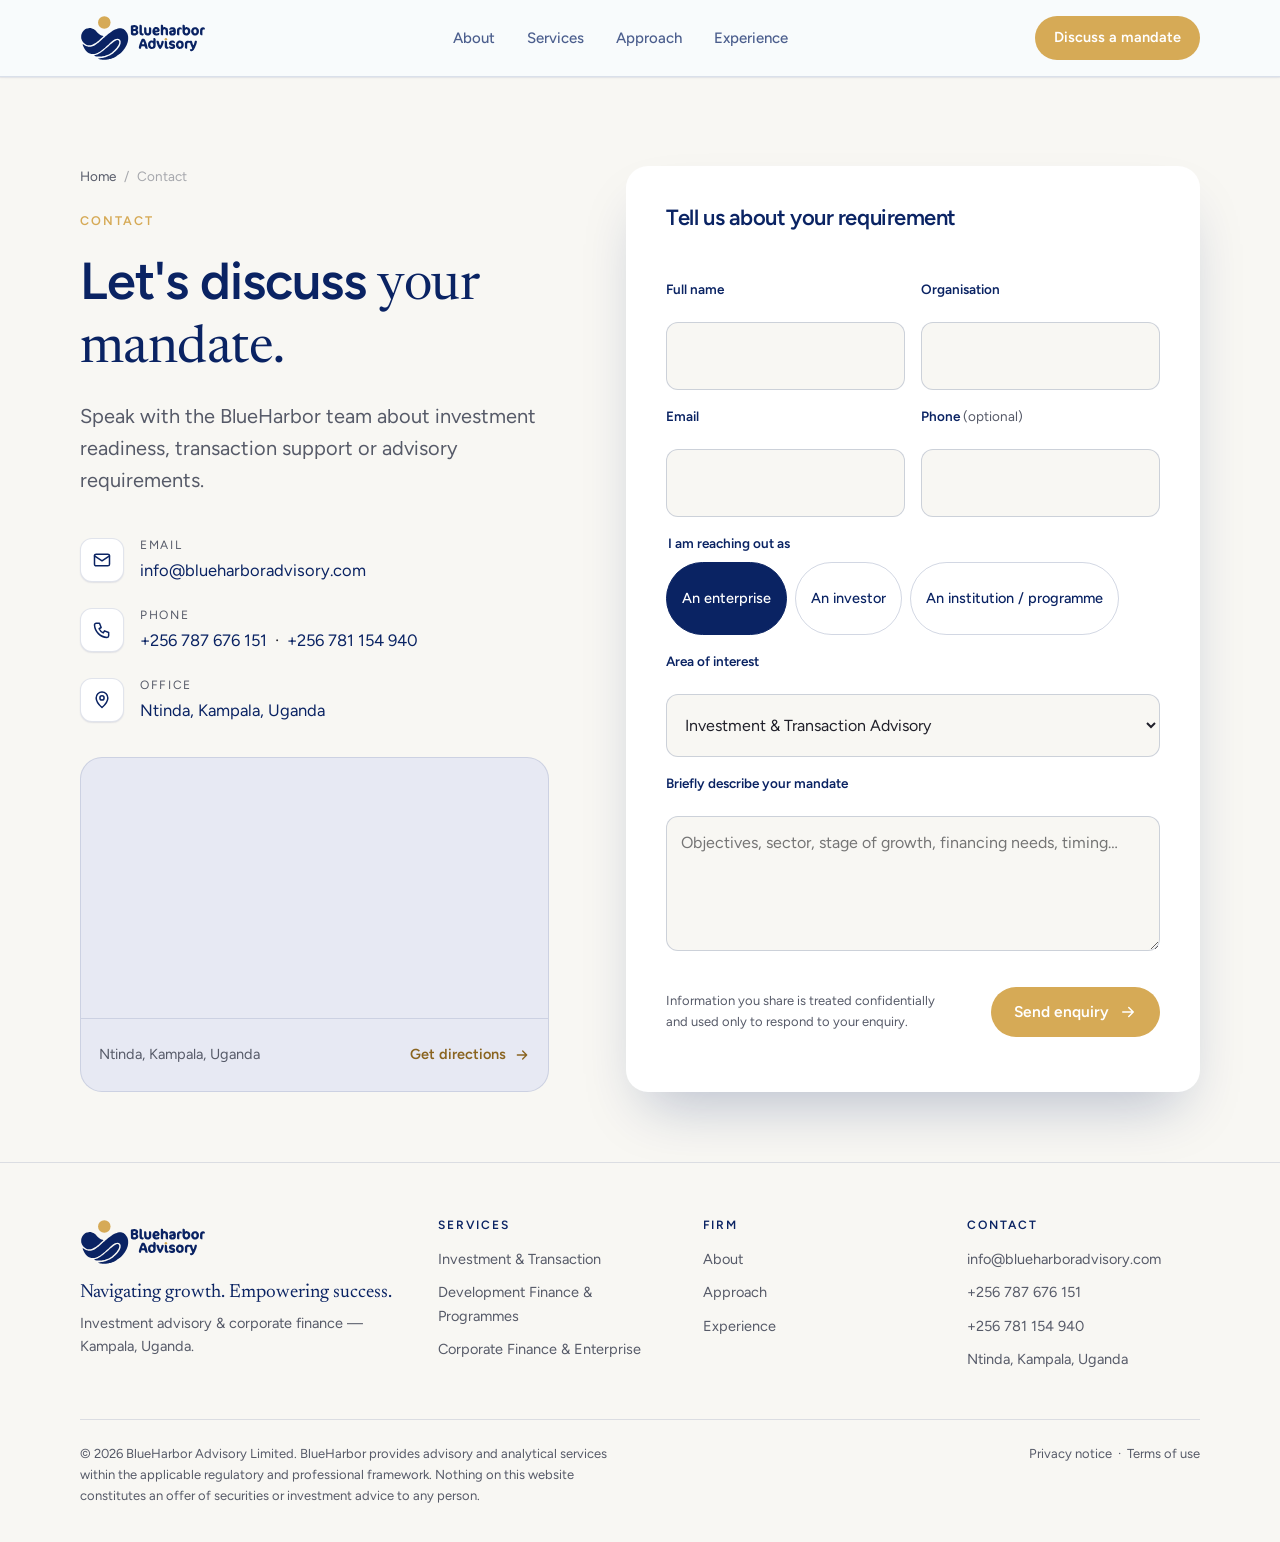
<file: contact.html>
<!doctype html>
<html lang="en-UG">
<head>
<meta charset="utf-8">
<meta name="viewport" content="width=device-width, initial-scale=1, viewport-fit=cover">
<meta name="format-detection" content="telephone=no">
<title>Contact BlueHarbor Advisory — Ntinda, Kampala, Uganda</title>
<meta name="description" content="Speak with the BlueHarbor team about investment readiness, transaction support or advisory requirements.">
<link rel="canonical" href="https://blueharboradvisory.com/contact.html">
<meta name="theme-color" content="#F8F7F3">
<link rel="icon" href="/favicon.ico" sizes="32x32">
<link rel="icon" type="image/svg+xml" href="/assets/brand/favicon.svg">
<link rel="icon" type="image/png" sizes="32x32" href="/assets/brand/favicon-32.png">
<link rel="apple-touch-icon" href="/assets/brand/apple-touch-icon.png">
<link rel="manifest" href="/site.webmanifest">
<meta property="og:type" content="website">
<meta property="og:site_name" content="BlueHarbor Advisory Limited">
<meta property="og:title" content="Contact BlueHarbor Advisory — Ntinda, Kampala, Uganda">
<meta property="og:description" content="Speak with the BlueHarbor team about investment readiness, transaction support or advisory requirements.">
<meta property="og:url" content="https://blueharboradvisory.com/contact.html">
<meta property="og:image" content="https://blueharboradvisory.com/assets/brand/og-image.png">
<meta property="og:locale" content="en_UG">
<meta name="twitter:card" content="summary_large_image">
<meta name="twitter:title" content="Contact BlueHarbor Advisory — Ntinda, Kampala, Uganda">
<meta name="twitter:description" content="Speak with the BlueHarbor team about investment readiness, transaction support or advisory requirements.">
<meta name="twitter:image" content="https://blueharboradvisory.com/assets/brand/og-image.png">
<link rel="preconnect" href="https://fonts.googleapis.com">
<link rel="preconnect" href="https://fonts.gstatic.com" crossorigin>
<link href="https://fonts.googleapis.com/css2?family=Figtree:wght@400;500;600;700&family=Newsreader:ital,opsz,wght@0,6..72,400;0,6..72,500;1,6..72,400;1,6..72,500&display=swap" rel="stylesheet">
<link rel="stylesheet" href="/css/styles.css">
<script type="application/ld+json">{"@context": "https://schema.org", "@type": "FinancialService", "name": "BlueHarbor Advisory Limited", "alternateName": "BlueHarbor Advisory", "url": "https://blueharboradvisory.com/", "logo": "https://blueharboradvisory.com/assets/brand/logo-mark.svg", "image": "https://blueharboradvisory.com/assets/brand/og-image.png", "description": "BlueHarbor Advisory Limited connects growth-oriented businesses with suitable sources of capital and supports investors through informed transaction decisions across Uganda and East Africa.", "email": "info@blueharboradvisory.com", "telephone": "+256 787 676 151", "address": {"@type": "PostalAddress", "addressLocality": "Ntinda, Kampala", "addressCountry": "UG"}, "areaServed": ["Uganda", "East Africa"]}</script>
<script>document.documentElement.classList.add('js-early')</script>
</head>
<body>
<a href="#main" class="skip">Skip to content</a>
<div class="scroll-progress" aria-hidden="true"></div>
<button class="to-top" id="toTop" aria-label="Back to top"><svg viewBox="0 0 24 24" fill="none" stroke="currentColor" stroke-width="2" stroke-linecap="round" stroke-linejoin="round"><path d="M12 19V5M6 11l6-6 6 6"/></svg></button>

<header class="nav" id="nav" data-solid="true">
  <div class="container nav-inner">
    <a href="/" class="logo" aria-label="BlueHarbor Advisory — home">
      <svg class="logo-lockup" aria-hidden="true" xmlns="http://www.w3.org/2000/svg" viewBox="101.0 31.0 867.0 316.0"><path d="M253.25 338.51C252.49 338.39 251.48 338.16 251.00 338.00C250.52 337.84 248.83 337.62 247.25 337.50C245.32 337.36 243.02 336.96 240.25 336.27C237.98 335.71 235.87 335.25 235.55 335.25C235.24 335.25 234.00 335.02 232.80 334.73C226.30 333.18 225.75 332.96 225.75 331.88C225.75 330.54 227.44 329.84 231.25 329.61C232.69 329.52 234.31 329.34 234.85 329.21C235.39 329.07 237.58 328.75 239.73 328.50C244.38 327.95 246.54 327.63 249.88 326.98C251.25 326.71 252.83 326.50 253.39 326.50C253.94 326.50 255.35 326.16 256.51 325.75C257.67 325.35 258.98 325.01 259.41 325.00C259.84 325.00 260.62 324.85 261.16 324.66C261.69 324.47 262.69 324.24 263.38 324.14C265.46 323.83 269.72 322.78 272.50 321.88C273.94 321.41 276.02 320.78 277.12 320.48C283.54 318.73 300.92 311.51 304.51 309.10C305.12 308.69 307.06 307.65 308.81 306.78C312.71 304.86 325.31 296.55 329.38 293.21C330.20 292.53 331.89 291.15 333.14 290.14C335.58 288.16 344.43 279.83 347.51 276.60C348.55 275.51 350.75 273.22 352.40 271.50C354.05 269.78 356.21 267.31 357.21 266.00C358.20 264.69 359.60 262.94 360.32 262.11C369.49 251.47 377.41 236.82 379.78 226.08C380.39 223.34 380.56 213.59 380.02 212.18C379.88 211.80 379.59 210.75 379.38 209.85C378.88 207.70 376.59 203.26 375.04 201.43C370.70 196.29 365.16 193.87 357.75 193.88C348.26 193.89 334.06 200.13 325.01 208.27C323.70 209.45 321.99 210.91 321.22 211.52C318.94 213.32 311.32 219.95 308.75 222.38C307.43 223.61 304.73 226.09 302.74 227.88C300.76 229.66 297.44 232.76 295.38 234.77C293.31 236.77 291.01 238.90 290.25 239.51C289.49 240.11 286.96 242.41 284.62 244.62C282.29 246.83 279.19 249.64 277.75 250.87C276.31 252.09 274.11 254.07 272.88 255.26C271.64 256.45 269.98 257.90 269.18 258.47C268.39 259.05 267.21 259.99 266.56 260.57C265.91 261.15 264.25 262.52 262.87 263.61C261.50 264.70 259.31 266.44 258.00 267.49C256.69 268.54 255.01 269.84 254.25 270.38C253.49 270.92 252.06 272.01 251.06 272.80C248.36 274.93 239.61 280.91 236.68 282.62C235.27 283.45 233.50 284.53 232.75 285.02C231.99 285.52 230.25 286.53 228.88 287.26C227.50 287.99 225.42 289.14 224.25 289.80C223.08 290.47 221.23 291.36 220.14 291.78C219.04 292.20 217.30 292.97 216.26 293.49C211.69 295.76 204.01 298.16 199.75 298.63C198.86 298.73 197.32 299.01 196.33 299.26C193.61 299.95 179.97 299.80 177.38 299.05C176.41 298.78 174.56 298.30 173.25 298.00C167.98 296.77 159.54 292.65 155.39 289.28C154.44 288.51 152.98 287.32 152.14 286.64C149.23 284.29 146.83 282.00 145.11 279.95C144.16 278.82 142.58 277.04 141.61 276.01C140.64 274.97 139.41 273.45 138.89 272.63C138.36 271.80 137.45 270.54 136.86 269.81C136.27 269.09 134.57 266.53 133.08 264.12C129.46 258.25 129.09 257.60 128.49 256.00C128.21 255.24 127.12 253.05 126.07 251.12C124.40 248.04 122.96 244.77 119.86 237.00C118.78 234.29 118.75 233.21 119.73 232.23C120.92 231.04 122.10 231.42 125.03 233.95C130.16 238.38 140.69 244.24 146.93 246.13C150.31 247.16 155.74 248.50 156.54 248.50C156.86 248.50 158.03 248.73 159.12 249.00C164.89 250.42 178.00 248.95 187.00 245.86C193.20 243.74 201.63 239.63 206.50 236.37C208.49 235.03 211.12 233.26 212.34 232.44C215.43 230.37 222.05 225.51 224.00 223.89C224.89 223.14 226.09 222.20 226.65 221.79C227.22 221.38 228.40 220.38 229.28 219.57C230.16 218.76 231.61 217.49 232.50 216.76C233.39 216.02 235.25 214.38 236.62 213.11C238.00 211.85 239.97 210.13 241.00 209.31C242.03 208.48 243.49 207.16 244.25 206.38C245.45 205.12 251.02 200.19 257.93 194.25C259.14 193.22 261.30 191.24 262.75 189.85C264.19 188.46 266.74 186.19 268.40 184.80C270.07 183.41 272.75 181.03 274.36 179.51C275.98 177.99 277.40 176.75 277.53 176.75C277.66 176.75 279.14 175.42 280.82 173.81C282.50 172.19 284.76 170.21 285.83 169.41C286.91 168.62 288.43 167.38 289.21 166.66C289.99 165.95 291.56 164.64 292.71 163.74C297.03 160.38 297.77 159.79 299.42 158.33C300.36 157.51 302.98 155.51 305.25 153.88C307.52 152.25 310.62 149.99 312.14 148.85C313.66 147.71 315.80 146.26 316.89 145.62C317.98 144.97 319.49 143.99 320.25 143.42C321.51 142.48 323.35 141.31 328.89 137.92C331.83 136.12 336.37 133.61 338.50 132.59C346.45 128.81 346.87 128.63 352.62 126.59C357.31 124.93 365.37 122.99 369.62 122.50C375.14 121.86 377.21 121.76 379.15 122.01C380.24 122.15 382.02 122.38 383.12 122.52C389.97 123.40 399.74 127.20 403.75 130.54C404.23 130.94 405.41 131.90 406.38 132.68C408.59 134.46 413.25 139.19 414.57 141.00C415.13 141.76 416.16 142.99 416.87 143.75C418.69 145.70 422.50 151.21 422.50 151.90C422.50 151.98 423.18 153.26 424.01 154.75C427.04 160.19 428.10 163.18 431.01 174.50C432.43 180.00 432.47 197.94 431.08 204.88C430.86 205.97 430.54 207.72 430.37 208.75C429.86 211.84 429.28 214.47 428.48 217.38C428.06 218.89 427.50 220.97 427.22 222.00C426.94 223.03 426.12 225.28 425.39 227.00C424.65 228.72 423.55 231.42 422.93 233.01C420.56 239.11 417.79 244.72 414.13 250.88C413.48 251.97 412.21 254.11 411.31 255.62C409.74 258.28 406.48 262.86 402.70 267.72C401.69 269.00 400.02 271.17 398.98 272.53C395.66 276.87 378.17 294.69 375.00 296.97C374.38 297.42 372.86 298.67 371.62 299.75C367.19 303.63 358.18 309.94 351.39 313.92C348.91 315.38 346.43 316.88 345.88 317.25C345.32 317.62 343.52 318.63 341.88 319.49C340.23 320.36 338.03 321.54 337.00 322.13C335.97 322.72 333.94 323.62 332.50 324.13C331.06 324.64 329.14 325.43 328.25 325.87C327.36 326.32 325.61 327.05 324.38 327.50C323.14 327.94 321.17 328.71 320.00 329.19C317.36 330.28 314.34 331.21 308.88 332.61C306.54 333.21 304.30 333.83 303.91 333.98C303.21 334.25 300.15 334.94 295.00 336.00C293.56 336.29 291.52 336.75 290.48 337.02C289.44 337.28 287.81 337.50 286.86 337.50C285.90 337.50 284.23 337.73 283.12 338.00C280.91 338.55 256.19 338.97 253.25 338.51Z M225.88 316.49C222.27 316.38 219.77 316.18 218.62 315.91C217.66 315.69 216.31 315.51 215.62 315.50C214.94 315.50 213.97 315.39 213.48 315.25C212.46 314.96 207.90 314.10 205.51 313.73C203.09 313.36 199.31 312.05 198.87 311.42C197.57 309.57 199.08 308.24 203.62 307.25C205.00 306.95 206.83 306.42 207.69 306.08C208.55 305.74 210.63 304.98 212.31 304.38C222.65 300.72 236.09 293.60 246.50 286.25C248.77 284.65 251.19 282.96 251.88 282.50C252.56 282.03 254.26 280.74 255.65 279.61C257.04 278.49 258.73 277.20 259.40 276.75C260.07 276.29 261.30 275.34 262.12 274.63C262.95 273.92 264.07 273.02 264.62 272.62C265.18 272.23 266.36 271.27 267.25 270.50C268.14 269.72 269.55 268.60 270.38 268.01C271.20 267.41 272.61 266.23 273.50 265.39C274.39 264.54 276.31 262.91 277.75 261.75C280.82 259.30 285.30 255.40 286.38 254.25C286.79 253.81 288.02 252.76 289.12 251.93C290.23 251.10 291.80 249.84 292.62 249.14C293.45 248.44 294.64 247.46 295.26 246.96C295.88 246.46 297.69 244.83 299.28 243.34C300.87 241.85 302.89 240.09 303.77 239.44C304.65 238.78 306.39 237.32 307.63 236.19C309.83 234.18 311.76 232.54 315.71 229.31C316.76 228.44 318.37 227.06 319.29 226.24C320.20 225.42 321.89 224.05 323.04 223.19C326.74 220.40 328.34 219.15 329.49 218.09C333.25 214.67 344.34 207.57 348.79 205.73C358.52 201.72 365.51 203.31 369.18 210.40C370.52 212.97 370.84 214.94 370.69 219.61C370.54 224.55 369.05 229.75 366.26 235.12C364.57 238.38 359.86 246.03 358.49 247.77C357.49 249.02 355.06 252.41 354.35 253.55C354.03 254.05 353.28 255.02 352.69 255.69C351.57 256.98 348.44 260.96 346.82 263.17C345.65 264.75 335.84 274.71 331.16 279.05C327.88 282.09 326.04 283.62 322.28 286.38C321.35 287.06 319.97 288.14 319.23 288.78C318.48 289.41 316.75 290.67 315.38 291.57C314.00 292.47 312.09 293.76 311.12 294.45C309.10 295.88 304.33 298.57 301.25 300.02C300.08 300.57 298.06 301.57 296.75 302.24C295.44 302.91 293.22 303.92 291.80 304.48C290.39 305.05 288.47 305.88 287.55 306.34C285.66 307.28 280.08 309.17 274.12 310.88C269.56 312.19 267.10 312.75 259.88 314.12C258.64 314.35 256.52 314.82 255.18 315.15C253.83 315.48 252.22 315.75 251.60 315.75C250.99 315.75 249.67 315.91 248.68 316.10C246.49 316.53 233.99 316.74 225.88 316.49Z M156.88 239.34C156.60 239.28 155.76 239.08 155.00 238.89C154.24 238.70 153.08 238.47 152.41 238.38C148.70 237.87 139.47 233.54 135.67 230.53C135.04 230.03 133.37 228.71 131.95 227.59C123.64 221.04 115.88 209.78 112.18 198.88C109.15 189.97 109.26 190.63 109.22 181.88C109.16 170.82 109.52 168.47 112.66 159.00C115.37 150.84 123.28 139.82 130.75 133.82C134.62 130.71 143.55 125.67 147.38 124.43C150.36 123.46 155.94 122.06 157.50 121.88C158.26 121.79 160.00 121.47 161.38 121.17C164.72 120.44 173.85 120.36 175.88 121.05C176.56 121.28 177.69 121.55 178.38 121.64C182.86 122.23 192.58 126.36 197.10 129.61C200.62 132.13 211.78 141.75 212.04 142.48C212.23 143.02 222.23 153.34 223.62 154.44C224.45 155.09 226.09 156.54 227.26 157.67C235.83 165.90 245.32 170.88 256.25 172.88C260.79 173.72 261.75 174.26 261.75 176.02C261.75 177.19 259.13 180.08 254.50 184.00C253.47 184.87 251.67 186.51 250.50 187.63C249.33 188.75 247.59 190.32 246.62 191.12C245.66 191.91 243.13 194.21 241.00 196.22C238.87 198.23 236.56 200.33 235.88 200.88C235.19 201.43 233.67 202.76 232.50 203.85C231.33 204.93 229.53 206.47 228.50 207.26C227.47 208.05 226.23 209.11 225.75 209.62C225.27 210.13 224.20 211.01 223.38 211.57C222.55 212.13 220.54 213.66 218.91 214.98C215.08 218.06 214.74 218.31 210.88 220.84C209.09 222.00 206.11 224.03 204.25 225.34C196.62 230.73 180.56 237.91 174.50 238.64C173.74 238.73 172.18 238.96 171.03 239.15C169.08 239.48 158.23 239.62 156.88 239.34Z M863.49 280.14C858.53 278.31 855.34 274.08 855.83 269.97C856.15 267.27 857.01 266.83 862.58 266.51C868.23 266.19 869.77 265.24 871.07 261.32C871.96 258.64 871.97 258.73 870.39 255.58C868.63 252.07 866.49 247.18 864.99 243.25C864.34 241.53 863.08 238.55 862.19 236.62C861.22 234.52 859.96 231.14 859.03 228.12C856.68 220.51 855.93 219.33 854.65 221.26C853.43 223.10 851.97 223.33 848.76 222.20C845.35 221.00 841.00 222.05 839.26 224.49C837.80 226.53 837.68 228.02 837.65 244.75C837.62 261.73 837.63 261.60 836.07 262.65C833.35 264.48 826.64 263.03 823.94 260.02C821.76 257.60 821.77 257.69 821.69 240.12C821.62 224.88 821.62 224.88 822.32 222.15C823.94 215.80 827.24 211.70 832.78 209.14C837.81 206.82 844.87 206.71 850.21 208.87L852.51 209.80L853.90 208.85C855.48 207.76 858.59 207.39 862.92 207.77C867.11 208.14 870.78 211.22 871.50 214.97C871.80 216.56 872.37 218.83 873.52 223.00C873.95 224.58 874.63 227.13 875.02 228.67C875.98 232.44 878.69 237.80 880.00 238.50C881.24 239.17 883.57 234.31 885.37 227.25C886.32 223.54 886.82 221.71 887.72 218.62C888.00 217.66 888.30 216.37 888.38 215.75C888.47 215.13 888.77 213.78 889.04 212.75C890.33 207.90 890.66 207.62 895.12 207.63C899.93 207.65 901.93 208.54 903.32 211.29C905.01 214.63 904.84 215.80 900.99 228.00C898.41 236.14 898.04 237.22 897.06 239.41C895.84 242.10 894.10 246.67 892.60 251.12C891.99 252.90 890.95 255.32 890.28 256.49C889.61 257.67 888.41 260.03 887.61 261.75C881.54 274.78 875.17 280.54 866.88 280.48C865.48 280.47 863.98 280.32 863.49 280.14Z M588.11 263.76C578.51 260.96 572.36 254.85 569.62 245.40C568.51 241.56 568.23 238.67 568.41 233.00C568.76 221.71 573.30 213.45 581.50 209.14C586.54 206.49 594.39 205.77 599.00 207.53C604.96 209.81 605.25 209.41 605.25 198.73C605.25 191.74 605.37 190.92 606.54 190.16C608.70 188.76 615.11 190.05 617.75 192.42C621.27 195.59 621.57 199.19 620.98 231.38C620.74 244.75 620.44 246.90 618.14 252.11C616.56 255.68 612.80 259.61 609.10 261.54C603.73 264.35 593.74 265.41 588.11 263.76Z M727.75 264.25C720.44 263.29 714.80 259.49 713.74 254.84C713.21 252.53 713.01 248.21 713.39 247.31C714.07 245.66 715.38 245.69 718.79 247.41C721.08 248.56 722.26 248.90 727.18 249.78C733.85 250.97 738.52 249.56 738.49 246.38C738.48 245.14 736.90 243.29 735.54 242.90C733.81 242.41 730.42 241.67 728.70 241.39C719.40 239.92 714.40 236.59 712.36 230.50C710.47 224.84 712.39 218.04 717.24 213.30C720.31 210.30 721.54 209.57 726.25 207.98C733.51 205.53 741.31 205.97 747.32 209.17C751.71 211.51 754.12 216.13 753.68 221.36C753.42 224.57 752.43 225.25 749.80 224.05C746.89 222.72 744.93 222.02 743.12 221.65C742.16 221.46 740.53 221.11 739.50 220.88C733.69 219.56 727.23 222.31 728.47 225.56C728.97 226.85 731.88 228.08 735.39 228.49C739.84 229.02 743.23 230.00 747.14 231.91C755.67 236.06 757.79 248.44 751.42 256.89C747.10 262.63 737.67 265.56 727.75 264.25Z M782.25 264.32C771.86 262.51 763.46 254.74 760.96 244.62C760.23 241.67 760.15 231.25 760.83 227.80C762.35 220.11 768.17 212.51 775.12 209.12C782.98 205.28 794.33 205.72 801.35 210.13C811.82 216.71 815.90 228.66 812.84 243.84C810.90 253.49 803.36 261.57 794.49 263.51C790.26 264.44 784.93 264.79 782.25 264.32Z M650.41 263.72C646.97 263.22 643.33 259.38 640.00 252.74C639.27 251.30 638.13 249.15 637.46 247.95C636.79 246.76 635.78 244.58 635.23 243.11C634.68 241.63 634.06 240.10 633.85 239.71C633.49 239.00 632.39 235.89 629.49 227.38C628.07 223.21 627.24 219.99 626.63 216.25C626.46 215.22 626.17 213.52 625.99 212.48C625.62 210.31 625.98 209.13 627.33 208.14C628.42 207.34 635.46 207.40 637.57 208.22C640.88 209.52 643.09 212.67 643.73 217.00C644.17 219.99 644.99 223.26 647.38 231.50C648.67 235.95 650.81 240.00 651.88 240.00C652.96 240.00 655.31 235.83 656.16 232.40C656.36 231.56 656.97 229.47 657.50 227.75C659.16 222.39 660.02 219.20 660.39 217.00C660.59 215.83 660.92 214.14 661.12 213.25C661.32 212.36 661.49 211.34 661.50 211.00C661.51 209.16 663.23 207.87 665.96 207.63C671.08 207.20 674.97 208.62 675.98 211.31C676.45 212.56 676.40 217.91 675.90 220.12C673.06 232.57 664.67 252.05 658.70 260.05C655.73 264.03 654.93 264.39 650.41 263.72Z M558.46 263.38C551.89 262.27 549.04 259.48 548.49 253.60C548.04 248.90 546.69 246.94 543.68 246.63C540.06 246.25 524.40 246.59 523.68 247.07C522.84 247.62 522.06 249.11 521.87 250.54C521.79 251.14 521.51 252.69 521.25 254.00C520.99 255.31 520.66 256.99 520.51 257.75C519.66 262.10 518.15 263.35 513.76 263.35C509.75 263.34 507.86 262.44 506.31 259.79C505.06 257.66 505.14 251.82 506.48 246.35C508.47 238.29 509.50 234.61 510.39 232.38C510.89 231.14 512.00 228.04 512.86 225.50C514.85 219.63 515.71 217.46 518.32 211.75C524.27 198.74 523.64 199.94 526.33 196.57C528.72 193.58 529.70 193.29 535.88 193.70C540.60 194.02 541.60 194.42 544.39 197.06C545.56 198.17 546.90 199.72 547.37 200.52C549.00 203.30 553.88 214.97 555.62 220.25C556.23 222.11 557.35 225.38 558.10 227.52C558.84 229.67 559.75 232.70 560.10 234.27C560.80 237.34 561.35 239.40 562.38 242.75C563.15 245.29 563.94 248.92 564.27 251.50C564.40 252.53 564.72 254.22 564.98 255.25C566.18 259.95 566.19 261.50 565.05 262.56C563.73 263.78 562.08 263.99 558.46 263.38Z M696.38 263.51C690.63 262.67 685.59 258.07 684.16 252.38C683.08 248.02 683.08 212.54 684.16 210.32C686.08 206.41 694.29 208.03 697.43 212.94C699.38 216.00 699.32 215.46 699.42 231.12C699.51 246.28 699.54 246.76 700.23 247.91C700.80 248.84 703.73 250.15 706.09 250.53C708.97 250.99 709.38 251.59 709.37 255.38C709.35 259.53 708.16 261.72 705.25 262.98C703.82 263.59 698.97 263.88 696.38 263.51Z M598.60 250.23C600.03 249.83 602.07 247.67 603.13 245.44C604.87 241.79 605.24 232.28 603.80 228.55C601.64 222.97 598.67 220.64 593.75 220.63C588.69 220.62 585.70 223.88 584.27 230.95C583.78 233.34 584.20 239.01 584.97 240.44C585.12 240.72 585.54 241.78 585.91 242.79C587.15 246.25 589.74 249.03 592.72 250.13C593.83 250.54 597.27 250.59 598.60 250.23Z M791.87 248.88C795.30 247.18 797.36 242.57 797.30 236.70C797.19 225.77 794.47 221.96 786.50 221.58C781.66 221.35 779.77 222.72 777.94 227.77C775.52 234.49 776.77 243.71 780.58 247.15C782.85 249.21 783.83 249.53 787.62 249.45C790.26 249.39 791.06 249.28 791.87 248.88Z M539.37 232.24C542.99 231.71 543.07 230.92 540.26 223.64C539.73 222.26 538.87 219.79 538.35 218.16C535.79 210.13 534.15 210.66 530.24 220.75C526.69 229.89 526.61 231.78 529.76 232.24C531.76 232.53 537.36 232.53 539.37 232.24Z M563.75 172.32C551.07 170.14 545.04 164.80 542.22 153.25C541.52 150.38 541.52 150.38 541.49 134.71C541.47 117.86 541.49 117.59 542.76 116.36C543.54 115.62 543.54 115.62 546.96 115.63C551.04 115.63 552.69 116.22 554.92 118.44C557.46 120.99 557.35 120.31 557.52 134.62C557.66 146.22 557.71 147.28 558.20 149.32C559.55 154.88 561.78 157.04 566.38 157.21C570.11 157.35 572.06 156.08 573.79 152.38C574.61 150.62 574.61 150.62 574.74 134.25C574.90 115.89 574.82 116.61 576.69 115.83C578.27 115.17 583.53 115.46 585.14 116.30C587.15 117.35 588.88 119.07 589.80 120.95C590.62 122.61 590.62 122.61 590.62 137.37C590.62 153.50 590.63 153.40 588.76 158.85C586.62 165.08 579.77 170.83 573.40 171.77C572.42 171.92 570.95 172.14 570.12 172.26C568.62 172.49 564.92 172.53 563.75 172.32Z M623.25 172.24C610.03 170.11 601.51 162.58 598.88 150.69C598.07 147.05 598.45 138.20 599.58 134.23C601.07 128.99 602.13 126.88 605.01 123.38C614.49 111.86 633.27 110.95 642.86 121.55C644.54 123.41 647.14 128.36 647.37 130.16C647.45 130.83 647.69 132.07 647.89 132.93C648.57 135.85 647.87 140.54 646.36 143.15C644.35 146.65 638.89 149.30 633.03 149.63C631.71 149.71 629.84 149.88 628.88 150.02C627.91 150.16 625.33 150.36 623.12 150.48C617.45 150.78 616.33 151.39 617.38 153.60C619.95 159.01 633.82 159.88 641.53 155.13C644.98 153.00 646.43 154.27 646.19 159.21C645.91 165.05 642.23 169.34 636.25 170.82C630.59 172.21 626.11 172.70 623.25 172.24Z M829.75 172.31C818.36 171.41 809.36 163.49 806.01 151.43C805.21 148.54 805.12 100.82 805.91 99.46C807.09 97.44 810.79 96.98 814.92 98.34C819.51 99.85 821.16 103.00 821.47 110.88C821.74 117.54 821.97 117.78 826.38 116.04C831.13 114.16 832.80 113.89 836.90 114.37C845.11 115.33 850.68 119.15 855.47 127.10C860.86 136.05 860.67 147.53 854.93 158.88C852.06 164.55 843.68 170.90 838.12 171.61C837.44 171.69 836.37 171.87 835.75 171.99C834.37 172.27 831.27 172.44 829.75 172.31Z M888.25 172.24C883.67 171.79 882.32 171.34 877.38 168.61C871.43 165.34 866.57 158.07 864.90 149.96C864.16 146.34 864.70 138.21 866.00 133.62C869.24 122.13 877.25 115.55 889.33 114.46C900.98 113.41 909.29 117.80 915.44 128.24C919.66 135.41 919.30 152.14 914.79 158.85C910.57 165.13 909.42 166.29 904.81 168.97C902.60 170.25 901.64 170.60 898.53 171.25C897.21 171.53 895.51 171.92 894.76 172.13C893.33 172.52 891.41 172.55 888.25 172.24Z M730.50 171.49C725.44 171.02 719.47 167.94 716.63 164.31C709.23 154.90 713.09 141.87 724.33 138.28C728.50 136.95 730.64 136.55 739.25 135.51C742.39 135.13 743.36 134.07 742.49 131.97C740.44 127.03 725.59 127.35 719.70 132.46C717.61 134.28 715.76 134.13 715.15 132.10C714.84 131.07 715.42 125.69 716.02 124.12C717.31 120.73 721.72 117.25 726.99 115.49C729.70 114.58 739.56 114.37 742.92 115.14C751.11 117.04 756.02 121.78 758.67 130.38C759.60 133.37 759.78 155.19 758.90 157.75C756.23 165.53 749.57 170.96 742.00 171.52C738.77 171.76 733.34 171.75 730.50 171.49Z M465.62 171.23C457.23 169.82 452.27 165.77 450.75 159.11C450.62 158.53 450.51 147.06 450.49 132.45C450.46 107.42 450.47 106.77 450.95 105.69C452.08 103.13 455.62 101.78 462.25 101.39C463.69 101.31 465.61 101.08 466.50 100.88C468.45 100.45 477.95 100.36 480.03 100.76C480.77 100.90 482.33 101.12 483.50 101.24C490.80 102.03 497.79 107.59 499.71 114.13C501.78 121.19 500.40 127.36 495.57 132.58C493.99 134.28 493.99 134.27 497.67 138.46C502.78 144.29 503.50 151.22 499.77 158.88C496.40 165.78 490.71 169.68 482.10 171.00C478.59 171.53 468.29 171.68 465.62 171.23Z M521.69 170.75C518.71 169.74 516.18 168.43 514.83 167.18C512.08 164.65 509.69 157.34 509.67 151.38C509.56 129.31 509.94 99.76 510.32 99.17C510.93 98.24 512.10 97.71 513.99 97.50C519.57 96.90 523.64 99.42 525.53 104.64C526.07 106.12 526.07 106.20 526.02 127.75C525.95 158.26 525.66 156.90 532.42 157.45C537.70 157.87 538.62 158.64 538.62 162.64C538.62 166.83 536.60 169.74 532.81 170.98C530.18 171.85 524.58 171.73 521.69 170.75Z M776.00 170.85C770.76 170.02 768.17 167.67 767.51 163.12C767.12 160.45 767.06 136.93 767.43 133.82C767.92 129.82 768.47 127.53 769.43 125.57C774.54 115.09 790.17 111.23 797.90 118.55C799.68 120.23 800.29 121.73 800.44 124.75C800.69 129.84 799.45 131.19 795.50 130.12C792.43 129.30 788.17 129.74 786.32 131.07C783.61 133.01 783.55 133.57 783.52 155.70C783.50 169.84 783.50 169.85 781.98 170.64C780.85 171.22 778.78 171.30 776.00 170.85Z M935.36 170.88C929.75 170.11 926.88 167.48 926.01 162.29C925.60 159.88 925.78 135.35 926.22 132.50C927.92 121.47 934.60 115.60 946.28 114.84C954.46 114.30 960.35 120.14 959.39 127.83C959.07 130.41 957.80 130.97 954.15 130.12C952.43 129.72 947.53 129.81 946.34 130.26C945.16 130.71 943.53 132.50 943.00 133.94C942.00 136.61 941.58 150.23 942.09 163.38C942.39 171.20 941.88 171.77 935.36 170.88Z M662.85 170.66C660.28 170.01 657.97 168.11 656.93 165.78C656.35 164.50 656.04 126.69 656.45 107.57C656.67 97.27 656.36 97.92 661.10 97.79C664.10 97.71 664.25 97.73 666.16 98.52C671.37 100.67 671.97 101.78 672.24 109.88C672.50 117.30 672.62 117.46 676.46 115.65C680.18 113.89 681.46 113.72 686.02 114.38C692.91 115.38 697.52 117.87 701.11 122.50C702.60 124.42 702.93 125.16 703.65 128.07C703.99 129.48 704.57 131.47 704.92 132.50C705.62 134.52 705.72 139.73 705.43 161.25C705.31 170.51 705.19 170.77 700.89 170.96C695.70 171.18 691.84 169.20 690.11 165.42C689.52 164.12 689.52 164.12 689.49 151.62C689.47 138.27 689.37 136.83 688.26 134.20C687.22 131.71 686.27 130.66 684.11 129.59C680.30 127.71 677.01 128.49 674.44 131.88C672.33 134.67 672.42 133.81 672.24 152.12C672.07 169.64 672.11 169.14 670.75 170.38C670.06 171.00 664.94 171.18 662.85 170.66Z M740.51 157.22C742.78 156.01 743.33 155.07 743.46 152.13C743.57 149.44 743.36 148.88 742.04 148.32C739.89 147.42 734.13 148.15 731.58 149.64C728.42 151.49 729.33 156.13 733.14 157.59C735.61 158.54 738.30 158.40 740.51 157.22Z M835.89 156.83C838.51 155.95 841.61 151.89 842.25 148.49C842.67 146.28 842.57 138.31 842.10 136.73C840.60 131.70 836.59 128.50 831.76 128.50C828.70 128.50 824.57 131.85 822.56 135.96C821.62 137.88 821.62 137.88 821.54 142.43C821.45 147.67 821.65 148.98 822.93 151.55C824.25 154.19 826.04 155.80 828.88 156.92C830.05 157.38 834.44 157.33 835.89 156.83Z M895.27 156.87C900.22 155.15 901.87 150.81 901.49 140.50C901.27 134.60 899.35 131.42 894.81 129.46C889.53 127.18 885.22 129.25 881.93 135.64C881.13 137.19 880.61 142.20 880.98 144.79C881.85 150.95 883.87 154.70 887.26 156.44C889.11 157.40 893.12 157.61 895.27 156.87Z M480.17 155.72C484.51 154.32 486.31 150.51 484.90 145.68C483.83 141.98 481.86 141.17 473.96 141.14C466.21 141.12 466.88 140.50 466.68 147.78C466.49 154.57 466.76 155.27 469.92 156.15C471.71 156.66 478.11 156.38 480.17 155.72Z M624.88 138.00C625.42 137.87 626.82 137.64 627.97 137.49C631.40 137.06 632.50 136.10 632.50 133.55C632.50 127.70 622.09 126.23 617.51 131.42C615.70 133.48 615.26 136.51 616.64 137.41C617.86 138.21 622.58 138.55 624.88 138.00Z M478.22 127.35C482.43 126.58 484.12 124.77 484.12 121.08C484.12 118.70 484.12 118.70 482.83 117.50C480.43 115.30 478.35 114.63 473.88 114.63C467.85 114.64 466.78 115.48 466.55 120.39C466.37 124.33 467.42 126.97 469.33 127.39C472.03 127.99 474.85 127.97 478.22 127.35Z" fill="#0A2363"/><g fill="#D6AA56"><circle cx="268" cy="82.5" r="43"/><circle cx="691" cy="197.5" r="8.8"/></g></svg>

    </a>
    <nav aria-label="Primary">
      <ul class="nav-links">
        <li><a href="/about.html">About</a></li>
        <li><a href="/services.html">Services</a></li>
        <li><a href="/services.html#approach">Approach</a></li>
        <li><a href="/experience.html">Experience</a></li>
      </ul>
    </nav>
    <a href="/contact.html" class="btn btn-primary nav-cta">Discuss a mandate</a>
    <button class="menu-btn" id="menuBtn" aria-expanded="false" aria-controls="mobileMenu" aria-label="Open menu">
      <svg viewBox="0 0 24 24" fill="none" stroke="currentColor" stroke-width="1.8" stroke-linecap="round"><path d="M4 7h16M4 12h16M4 17h10"/></svg>
    </button>
  </div>
  <div class="mobile-menu" id="mobileMenu">
    <a href="/about.html">About</a><a href="/services.html">Services</a><a href="/services.html#approach">Approach</a><a href="/experience.html">Experience</a>
    <a href="/contact.html" class="btn btn-primary">Discuss a mandate</a>
  </div>
</header>

<main id="main">
<div style="padding-top:clamp(64px,10vw,96px)"></div>
<section class="section contact on-dark" id="contact-form-section">
  <div class="container contact-grid">
    <div>
      <div class="crumbs"><a href="/">Home</a><span>/</span><span>Contact</span></div>
      <span class="eyebrow reveal">Contact</span>
      <h1 class="h2 reveal" data-d="1" style="margin-top:20px">Let's discuss <span class="serif">your mandate.</span></h1>
      <p class="lead reveal" data-d="2" style="margin-top:20px">Speak with the BlueHarbor team about investment readiness, transaction support or advisory requirements.</p>
      <div class="contact-details">
        <div class="cd reveal" data-reveal="left"><span class="cd-icon"><svg viewBox="0 0 24 24" fill="none" stroke="currentColor" stroke-width="1.8" stroke-linecap="round" stroke-linejoin="round"><rect x="3" y="5" width="18" height="14" rx="2"/><path d="M3 7l9 6 9-6"/></svg></span><div><small>Email</small><a href="mailto:info@blueharboradvisory.com">info@blueharboradvisory.com</a></div></div>
        <div class="cd reveal" data-reveal="left" data-d="1"><span class="cd-icon"><svg viewBox="0 0 24 24" fill="none" stroke="currentColor" stroke-width="1.8" stroke-linecap="round" stroke-linejoin="round"><path d="M5 4h4l2 5-2.5 1.5a11 11 0 0 0 5 5L15 13l5 2v4a2 2 0 0 1-2 2A16 16 0 0 1 3 6a2 2 0 0 1 2-2"/></svg></span><div><small>Phone</small><a href="tel:+256787676151">+256 787 676 151</a> &nbsp;·&nbsp; <a href="tel:+256781154940">+256 781 154 940</a></div></div>
        <div class="cd reveal" data-reveal="left" data-d="2"><span class="cd-icon"><svg viewBox="0 0 24 24" fill="none" stroke="currentColor" stroke-width="1.8" stroke-linecap="round" stroke-linejoin="round"><path d="M12 21s-7-6.2-7-11.5A7 7 0 0 1 19 9.5C19 14.8 12 21 12 21z"/><circle cx="12" cy="9.5" r="2.5"/></svg></span><div><small>Office</small><span>Ntinda, Kampala, Uganda</span></div></div>
      </div>
      <div class="map reveal">
        <iframe title="Map showing BlueHarbor Advisory in Ntinda, Kampala, Uganda"
          data-src="https://www.google.com/maps?q=Ntinda,+Kampala,+Uganda&z=15&output=embed" loading="lazy" referrerpolicy="no-referrer-when-downgrade" allowfullscreen></iframe>
        <div class="map-bar"><span>Ntinda, Kampala, Uganda</span>
          <a class="link-arrow" href="https://www.google.com/maps/dir/?api=1&destination=Ntinda%2C+Kampala%2C+Uganda" target="_blank" rel="noopener">Get directions <svg viewBox="0 0 24 24" fill="none" stroke="currentColor" stroke-width="2" stroke-linecap="round" stroke-linejoin="round"><path d="M5 12h14M13 6l6 6-6 6"/></svg></a></div>
      </div>
    </div>

    <form class="form reveal" data-reveal="right" id="contactForm" novalidate
      data-mailto="info@blueharboradvisory.com">
      <h3>Tell us about your requirement</h3>
      <input type="text" name="website" tabindex="-1" autocomplete="off" aria-hidden="true" style="position:absolute;left:-9999px;width:1px;height:1px;opacity:0">
      <div class="field"><label for="f-name">Full name</label><input id="f-name" name="name" autocomplete="name" required><span class="err">Please enter your name.</span></div>
      <div class="field"><label for="f-org">Organisation</label><input id="f-org" name="organisation" autocomplete="organization"></div>
      <div class="field"><label for="f-email">Email</label><input id="f-email" name="email" type="email" autocomplete="email" required><span class="err">Please enter a valid email.</span></div>
      <div class="field"><label for="f-phone">Phone <span class="muted" style="font-weight:400">(optional)</span></label><input id="f-phone" name="phone" type="tel" autocomplete="tel"></div>
      <fieldset class="field full" style="border:0;padding:0;margin:0">
        <legend style="font-size:13.5px;font-weight:600;color:var(--navy);margin-bottom:7px">I am reaching out as</legend>
        <div class="seg">
          <input type="radio" name="type" id="r1" value="Enterprise" checked><label for="r1">An enterprise</label>
          <input type="radio" name="type" id="r2" value="Investor"><label for="r2">An investor</label>
          <input type="radio" name="type" id="r3" value="Institution"><label for="r3">An institution / programme</label>
        </div>
      </fieldset>
      <div class="field full"><label for="f-svc">Area of interest</label>
        <select id="f-svc" name="service"><option>Investment &amp; Transaction Advisory</option><option>Development Finance &amp; Programme Advisory</option><option>Corporate Finance &amp; Enterprise Advisory</option><option>Not sure yet</option></select></div>
      <div class="field full"><label for="f-msg">Briefly describe your mandate</label><textarea id="f-msg" name="message" required placeholder="Objectives, sector, stage of growth, financing needs, timing…"></textarea><span class="err">Please add a short description.</span></div>
      <div class="form-foot">
        <small>Information you share is treated confidentially and used only to respond to your enquiry.</small>
        <button class="btn btn-primary" type="submit">Send enquiry <svg viewBox="0 0 24 24" fill="none" stroke="currentColor" stroke-width="2" stroke-linecap="round" stroke-linejoin="round"><path d="M5 12h14M13 6l6 6-6 6"/></svg></button>
      </div>
      <p class="form-error" id="formError" role="alert"></p>
      <p class="form-success" id="formOk" role="status">Thank you — your enquiry has been received. A member of the BlueHarbor team will be in touch.</p>
    </form>
  </div>
</section>
<script>
(function(){
  var p = new URLSearchParams(location.search).get('service');
  if(!p) return;
  var map = {
    'corporate-finance': 'Corporate Finance & Enterprise Advisory',
    'transaction-advisory': 'Investment & Transaction Advisory',
    'development-finance': 'Development Finance & Programme Advisory'
  };
  var want = map[p];
  if(!want) return;
  var sel = document.getElementById('f-svc');
  if(!sel) return;
  for (var i=0;i<sel.options.length;i++){ if(sel.options[i].text.replace(/&amp;/g,'&') === want){ sel.selectedIndex = i; break; } }
})();
</script>
</main>

<footer class="footer">
  <div class="container">
    <div class="footer-grid">
      <div>
        <a href="/" class="logo" aria-label="BlueHarbor Advisory">
          <svg class="logo-lockup" aria-hidden="true" xmlns="http://www.w3.org/2000/svg" viewBox="101.0 31.0 867.0 316.0"><path d="M253.25 338.51C252.49 338.39 251.48 338.16 251.00 338.00C250.52 337.84 248.83 337.62 247.25 337.50C245.32 337.36 243.02 336.96 240.25 336.27C237.98 335.71 235.87 335.25 235.55 335.25C235.24 335.25 234.00 335.02 232.80 334.73C226.30 333.18 225.75 332.96 225.75 331.88C225.75 330.54 227.44 329.84 231.25 329.61C232.69 329.52 234.31 329.34 234.85 329.21C235.39 329.07 237.58 328.75 239.73 328.50C244.38 327.95 246.54 327.63 249.88 326.98C251.25 326.71 252.83 326.50 253.39 326.50C253.94 326.50 255.35 326.16 256.51 325.75C257.67 325.35 258.98 325.01 259.41 325.00C259.84 325.00 260.62 324.85 261.16 324.66C261.69 324.47 262.69 324.24 263.38 324.14C265.46 323.83 269.72 322.78 272.50 321.88C273.94 321.41 276.02 320.78 277.12 320.48C283.54 318.73 300.92 311.51 304.51 309.10C305.12 308.69 307.06 307.65 308.81 306.78C312.71 304.86 325.31 296.55 329.38 293.21C330.20 292.53 331.89 291.15 333.14 290.14C335.58 288.16 344.43 279.83 347.51 276.60C348.55 275.51 350.75 273.22 352.40 271.50C354.05 269.78 356.21 267.31 357.21 266.00C358.20 264.69 359.60 262.94 360.32 262.11C369.49 251.47 377.41 236.82 379.78 226.08C380.39 223.34 380.56 213.59 380.02 212.18C379.88 211.80 379.59 210.75 379.38 209.85C378.88 207.70 376.59 203.26 375.04 201.43C370.70 196.29 365.16 193.87 357.75 193.88C348.26 193.89 334.06 200.13 325.01 208.27C323.70 209.45 321.99 210.91 321.22 211.52C318.94 213.32 311.32 219.95 308.75 222.38C307.43 223.61 304.73 226.09 302.74 227.88C300.76 229.66 297.44 232.76 295.38 234.77C293.31 236.77 291.01 238.90 290.25 239.51C289.49 240.11 286.96 242.41 284.62 244.62C282.29 246.83 279.19 249.64 277.75 250.87C276.31 252.09 274.11 254.07 272.88 255.26C271.64 256.45 269.98 257.90 269.18 258.47C268.39 259.05 267.21 259.99 266.56 260.57C265.91 261.15 264.25 262.52 262.87 263.61C261.50 264.70 259.31 266.44 258.00 267.49C256.69 268.54 255.01 269.84 254.25 270.38C253.49 270.92 252.06 272.01 251.06 272.80C248.36 274.93 239.61 280.91 236.68 282.62C235.27 283.45 233.50 284.53 232.75 285.02C231.99 285.52 230.25 286.53 228.88 287.26C227.50 287.99 225.42 289.14 224.25 289.80C223.08 290.47 221.23 291.36 220.14 291.78C219.04 292.20 217.30 292.97 216.26 293.49C211.69 295.76 204.01 298.16 199.75 298.63C198.86 298.73 197.32 299.01 196.33 299.26C193.61 299.95 179.97 299.80 177.38 299.05C176.41 298.78 174.56 298.30 173.25 298.00C167.98 296.77 159.54 292.65 155.39 289.28C154.44 288.51 152.98 287.32 152.14 286.64C149.23 284.29 146.83 282.00 145.11 279.95C144.16 278.82 142.58 277.04 141.61 276.01C140.64 274.97 139.41 273.45 138.89 272.63C138.36 271.80 137.45 270.54 136.86 269.81C136.27 269.09 134.57 266.53 133.08 264.12C129.46 258.25 129.09 257.60 128.49 256.00C128.21 255.24 127.12 253.05 126.07 251.12C124.40 248.04 122.96 244.77 119.86 237.00C118.78 234.29 118.75 233.21 119.73 232.23C120.92 231.04 122.10 231.42 125.03 233.95C130.16 238.38 140.69 244.24 146.93 246.13C150.31 247.16 155.74 248.50 156.54 248.50C156.86 248.50 158.03 248.73 159.12 249.00C164.89 250.42 178.00 248.95 187.00 245.86C193.20 243.74 201.63 239.63 206.50 236.37C208.49 235.03 211.12 233.26 212.34 232.44C215.43 230.37 222.05 225.51 224.00 223.89C224.89 223.14 226.09 222.20 226.65 221.79C227.22 221.38 228.40 220.38 229.28 219.57C230.16 218.76 231.61 217.49 232.50 216.76C233.39 216.02 235.25 214.38 236.62 213.11C238.00 211.85 239.97 210.13 241.00 209.31C242.03 208.48 243.49 207.16 244.25 206.38C245.45 205.12 251.02 200.19 257.93 194.25C259.14 193.22 261.30 191.24 262.75 189.85C264.19 188.46 266.74 186.19 268.40 184.80C270.07 183.41 272.75 181.03 274.36 179.51C275.98 177.99 277.40 176.75 277.53 176.75C277.66 176.75 279.14 175.42 280.82 173.81C282.50 172.19 284.76 170.21 285.83 169.41C286.91 168.62 288.43 167.38 289.21 166.66C289.99 165.95 291.56 164.64 292.71 163.74C297.03 160.38 297.77 159.79 299.42 158.33C300.36 157.51 302.98 155.51 305.25 153.88C307.52 152.25 310.62 149.99 312.14 148.85C313.66 147.71 315.80 146.26 316.89 145.62C317.98 144.97 319.49 143.99 320.25 143.42C321.51 142.48 323.35 141.31 328.89 137.92C331.83 136.12 336.37 133.61 338.50 132.59C346.45 128.81 346.87 128.63 352.62 126.59C357.31 124.93 365.37 122.99 369.62 122.50C375.14 121.86 377.21 121.76 379.15 122.01C380.24 122.15 382.02 122.38 383.12 122.52C389.97 123.40 399.74 127.20 403.75 130.54C404.23 130.94 405.41 131.90 406.38 132.68C408.59 134.46 413.25 139.19 414.57 141.00C415.13 141.76 416.16 142.99 416.87 143.75C418.69 145.70 422.50 151.21 422.50 151.90C422.50 151.98 423.18 153.26 424.01 154.75C427.04 160.19 428.10 163.18 431.01 174.50C432.43 180.00 432.47 197.94 431.08 204.88C430.86 205.97 430.54 207.72 430.37 208.75C429.86 211.84 429.28 214.47 428.48 217.38C428.06 218.89 427.50 220.97 427.22 222.00C426.94 223.03 426.12 225.28 425.39 227.00C424.65 228.72 423.55 231.42 422.93 233.01C420.56 239.11 417.79 244.72 414.13 250.88C413.48 251.97 412.21 254.11 411.31 255.62C409.74 258.28 406.48 262.86 402.70 267.72C401.69 269.00 400.02 271.17 398.98 272.53C395.66 276.87 378.17 294.69 375.00 296.97C374.38 297.42 372.86 298.67 371.62 299.75C367.19 303.63 358.18 309.94 351.39 313.92C348.91 315.38 346.43 316.88 345.88 317.25C345.32 317.62 343.52 318.63 341.88 319.49C340.23 320.36 338.03 321.54 337.00 322.13C335.97 322.72 333.94 323.62 332.50 324.13C331.06 324.64 329.14 325.43 328.25 325.87C327.36 326.32 325.61 327.05 324.38 327.50C323.14 327.94 321.17 328.71 320.00 329.19C317.36 330.28 314.34 331.21 308.88 332.61C306.54 333.21 304.30 333.83 303.91 333.98C303.21 334.25 300.15 334.94 295.00 336.00C293.56 336.29 291.52 336.75 290.48 337.02C289.44 337.28 287.81 337.50 286.86 337.50C285.90 337.50 284.23 337.73 283.12 338.00C280.91 338.55 256.19 338.97 253.25 338.51Z M225.88 316.49C222.27 316.38 219.77 316.18 218.62 315.91C217.66 315.69 216.31 315.51 215.62 315.50C214.94 315.50 213.97 315.39 213.48 315.25C212.46 314.96 207.90 314.10 205.51 313.73C203.09 313.36 199.31 312.05 198.87 311.42C197.57 309.57 199.08 308.24 203.62 307.25C205.00 306.95 206.83 306.42 207.69 306.08C208.55 305.74 210.63 304.98 212.31 304.38C222.65 300.72 236.09 293.60 246.50 286.25C248.77 284.65 251.19 282.96 251.88 282.50C252.56 282.03 254.26 280.74 255.65 279.61C257.04 278.49 258.73 277.20 259.40 276.75C260.07 276.29 261.30 275.34 262.12 274.63C262.95 273.92 264.07 273.02 264.62 272.62C265.18 272.23 266.36 271.27 267.25 270.50C268.14 269.72 269.55 268.60 270.38 268.01C271.20 267.41 272.61 266.23 273.50 265.39C274.39 264.54 276.31 262.91 277.75 261.75C280.82 259.30 285.30 255.40 286.38 254.25C286.79 253.81 288.02 252.76 289.12 251.93C290.23 251.10 291.80 249.84 292.62 249.14C293.45 248.44 294.64 247.46 295.26 246.96C295.88 246.46 297.69 244.83 299.28 243.34C300.87 241.85 302.89 240.09 303.77 239.44C304.65 238.78 306.39 237.32 307.63 236.19C309.83 234.18 311.76 232.54 315.71 229.31C316.76 228.44 318.37 227.06 319.29 226.24C320.20 225.42 321.89 224.05 323.04 223.19C326.74 220.40 328.34 219.15 329.49 218.09C333.25 214.67 344.34 207.57 348.79 205.73C358.52 201.72 365.51 203.31 369.18 210.40C370.52 212.97 370.84 214.94 370.69 219.61C370.54 224.55 369.05 229.75 366.26 235.12C364.57 238.38 359.86 246.03 358.49 247.77C357.49 249.02 355.06 252.41 354.35 253.55C354.03 254.05 353.28 255.02 352.69 255.69C351.57 256.98 348.44 260.96 346.82 263.17C345.65 264.75 335.84 274.71 331.16 279.05C327.88 282.09 326.04 283.62 322.28 286.38C321.35 287.06 319.97 288.14 319.23 288.78C318.48 289.41 316.75 290.67 315.38 291.57C314.00 292.47 312.09 293.76 311.12 294.45C309.10 295.88 304.33 298.57 301.25 300.02C300.08 300.57 298.06 301.57 296.75 302.24C295.44 302.91 293.22 303.92 291.80 304.48C290.39 305.05 288.47 305.88 287.55 306.34C285.66 307.28 280.08 309.17 274.12 310.88C269.56 312.19 267.10 312.75 259.88 314.12C258.64 314.35 256.52 314.82 255.18 315.15C253.83 315.48 252.22 315.75 251.60 315.75C250.99 315.75 249.67 315.91 248.68 316.10C246.49 316.53 233.99 316.74 225.88 316.49Z M156.88 239.34C156.60 239.28 155.76 239.08 155.00 238.89C154.24 238.70 153.08 238.47 152.41 238.38C148.70 237.87 139.47 233.54 135.67 230.53C135.04 230.03 133.37 228.71 131.95 227.59C123.64 221.04 115.88 209.78 112.18 198.88C109.15 189.97 109.26 190.63 109.22 181.88C109.16 170.82 109.52 168.47 112.66 159.00C115.37 150.84 123.28 139.82 130.75 133.82C134.62 130.71 143.55 125.67 147.38 124.43C150.36 123.46 155.94 122.06 157.50 121.88C158.26 121.79 160.00 121.47 161.38 121.17C164.72 120.44 173.85 120.36 175.88 121.05C176.56 121.28 177.69 121.55 178.38 121.64C182.86 122.23 192.58 126.36 197.10 129.61C200.62 132.13 211.78 141.75 212.04 142.48C212.23 143.02 222.23 153.34 223.62 154.44C224.45 155.09 226.09 156.54 227.26 157.67C235.83 165.90 245.32 170.88 256.25 172.88C260.79 173.72 261.75 174.26 261.75 176.02C261.75 177.19 259.13 180.08 254.50 184.00C253.47 184.87 251.67 186.51 250.50 187.63C249.33 188.75 247.59 190.32 246.62 191.12C245.66 191.91 243.13 194.21 241.00 196.22C238.87 198.23 236.56 200.33 235.88 200.88C235.19 201.43 233.67 202.76 232.50 203.85C231.33 204.93 229.53 206.47 228.50 207.26C227.47 208.05 226.23 209.11 225.75 209.62C225.27 210.13 224.20 211.01 223.38 211.57C222.55 212.13 220.54 213.66 218.91 214.98C215.08 218.06 214.74 218.31 210.88 220.84C209.09 222.00 206.11 224.03 204.25 225.34C196.62 230.73 180.56 237.91 174.50 238.64C173.74 238.73 172.18 238.96 171.03 239.15C169.08 239.48 158.23 239.62 156.88 239.34Z M863.49 280.14C858.53 278.31 855.34 274.08 855.83 269.97C856.15 267.27 857.01 266.83 862.58 266.51C868.23 266.19 869.77 265.24 871.07 261.32C871.96 258.64 871.97 258.73 870.39 255.58C868.63 252.07 866.49 247.18 864.99 243.25C864.34 241.53 863.08 238.55 862.19 236.62C861.22 234.52 859.96 231.14 859.03 228.12C856.68 220.51 855.93 219.33 854.65 221.26C853.43 223.10 851.97 223.33 848.76 222.20C845.35 221.00 841.00 222.05 839.26 224.49C837.80 226.53 837.68 228.02 837.65 244.75C837.62 261.73 837.63 261.60 836.07 262.65C833.35 264.48 826.64 263.03 823.94 260.02C821.76 257.60 821.77 257.69 821.69 240.12C821.62 224.88 821.62 224.88 822.32 222.15C823.94 215.80 827.24 211.70 832.78 209.14C837.81 206.82 844.87 206.71 850.21 208.87L852.51 209.80L853.90 208.85C855.48 207.76 858.59 207.39 862.92 207.77C867.11 208.14 870.78 211.22 871.50 214.97C871.80 216.56 872.37 218.83 873.52 223.00C873.95 224.58 874.63 227.13 875.02 228.67C875.98 232.44 878.69 237.80 880.00 238.50C881.24 239.17 883.57 234.31 885.37 227.25C886.32 223.54 886.82 221.71 887.72 218.62C888.00 217.66 888.30 216.37 888.38 215.75C888.47 215.13 888.77 213.78 889.04 212.75C890.33 207.90 890.66 207.62 895.12 207.63C899.93 207.65 901.93 208.54 903.32 211.29C905.01 214.63 904.84 215.80 900.99 228.00C898.41 236.14 898.04 237.22 897.06 239.41C895.84 242.10 894.10 246.67 892.60 251.12C891.99 252.90 890.95 255.32 890.28 256.49C889.61 257.67 888.41 260.03 887.61 261.75C881.54 274.78 875.17 280.54 866.88 280.48C865.48 280.47 863.98 280.32 863.49 280.14Z M588.11 263.76C578.51 260.96 572.36 254.85 569.62 245.40C568.51 241.56 568.23 238.67 568.41 233.00C568.76 221.71 573.30 213.45 581.50 209.14C586.54 206.49 594.39 205.77 599.00 207.53C604.96 209.81 605.25 209.41 605.25 198.73C605.25 191.74 605.37 190.92 606.54 190.16C608.70 188.76 615.11 190.05 617.75 192.42C621.27 195.59 621.57 199.19 620.98 231.38C620.74 244.75 620.44 246.90 618.14 252.11C616.56 255.68 612.80 259.61 609.10 261.54C603.73 264.35 593.74 265.41 588.11 263.76Z M727.75 264.25C720.44 263.29 714.80 259.49 713.74 254.84C713.21 252.53 713.01 248.21 713.39 247.31C714.07 245.66 715.38 245.69 718.79 247.41C721.08 248.56 722.26 248.90 727.18 249.78C733.85 250.97 738.52 249.56 738.49 246.38C738.48 245.14 736.90 243.29 735.54 242.90C733.81 242.41 730.42 241.67 728.70 241.39C719.40 239.92 714.40 236.59 712.36 230.50C710.47 224.84 712.39 218.04 717.24 213.30C720.31 210.30 721.54 209.57 726.25 207.98C733.51 205.53 741.31 205.97 747.32 209.17C751.71 211.51 754.12 216.13 753.68 221.36C753.42 224.57 752.43 225.25 749.80 224.05C746.89 222.72 744.93 222.02 743.12 221.65C742.16 221.46 740.53 221.11 739.50 220.88C733.69 219.56 727.23 222.31 728.47 225.56C728.97 226.85 731.88 228.08 735.39 228.49C739.84 229.02 743.23 230.00 747.14 231.91C755.67 236.06 757.79 248.44 751.42 256.89C747.10 262.63 737.67 265.56 727.75 264.25Z M782.25 264.32C771.86 262.51 763.46 254.74 760.96 244.62C760.23 241.67 760.15 231.25 760.83 227.80C762.35 220.11 768.17 212.51 775.12 209.12C782.98 205.28 794.33 205.72 801.35 210.13C811.82 216.71 815.90 228.66 812.84 243.84C810.90 253.49 803.36 261.57 794.49 263.51C790.26 264.44 784.93 264.79 782.25 264.32Z M650.41 263.72C646.97 263.22 643.33 259.38 640.00 252.74C639.27 251.30 638.13 249.15 637.46 247.95C636.79 246.76 635.78 244.58 635.23 243.11C634.68 241.63 634.06 240.10 633.85 239.71C633.49 239.00 632.39 235.89 629.49 227.38C628.07 223.21 627.24 219.99 626.63 216.25C626.46 215.22 626.17 213.52 625.99 212.48C625.62 210.31 625.98 209.13 627.33 208.14C628.42 207.34 635.46 207.40 637.57 208.22C640.88 209.52 643.09 212.67 643.73 217.00C644.17 219.99 644.99 223.26 647.38 231.50C648.67 235.95 650.81 240.00 651.88 240.00C652.96 240.00 655.31 235.83 656.16 232.40C656.36 231.56 656.97 229.47 657.50 227.75C659.16 222.39 660.02 219.20 660.39 217.00C660.59 215.83 660.92 214.14 661.12 213.25C661.32 212.36 661.49 211.34 661.50 211.00C661.51 209.16 663.23 207.87 665.96 207.63C671.08 207.20 674.97 208.62 675.98 211.31C676.45 212.56 676.40 217.91 675.90 220.12C673.06 232.57 664.67 252.05 658.70 260.05C655.73 264.03 654.93 264.39 650.41 263.72Z M558.46 263.38C551.89 262.27 549.04 259.48 548.49 253.60C548.04 248.90 546.69 246.94 543.68 246.63C540.06 246.25 524.40 246.59 523.68 247.07C522.84 247.62 522.06 249.11 521.87 250.54C521.79 251.14 521.51 252.69 521.25 254.00C520.99 255.31 520.66 256.99 520.51 257.75C519.66 262.10 518.15 263.35 513.76 263.35C509.75 263.34 507.86 262.44 506.31 259.79C505.06 257.66 505.14 251.82 506.48 246.35C508.47 238.29 509.50 234.61 510.39 232.38C510.89 231.14 512.00 228.04 512.86 225.50C514.85 219.63 515.71 217.46 518.32 211.75C524.27 198.74 523.64 199.94 526.33 196.57C528.72 193.58 529.70 193.29 535.88 193.70C540.60 194.02 541.60 194.42 544.39 197.06C545.56 198.17 546.90 199.72 547.37 200.52C549.00 203.30 553.88 214.97 555.62 220.25C556.23 222.11 557.35 225.38 558.10 227.52C558.84 229.67 559.75 232.70 560.10 234.27C560.80 237.34 561.35 239.40 562.38 242.75C563.15 245.29 563.94 248.92 564.27 251.50C564.40 252.53 564.72 254.22 564.98 255.25C566.18 259.95 566.19 261.50 565.05 262.56C563.73 263.78 562.08 263.99 558.46 263.38Z M696.38 263.51C690.63 262.67 685.59 258.07 684.16 252.38C683.08 248.02 683.08 212.54 684.16 210.32C686.08 206.41 694.29 208.03 697.43 212.94C699.38 216.00 699.32 215.46 699.42 231.12C699.51 246.28 699.54 246.76 700.23 247.91C700.80 248.84 703.73 250.15 706.09 250.53C708.97 250.99 709.38 251.59 709.37 255.38C709.35 259.53 708.16 261.72 705.25 262.98C703.82 263.59 698.97 263.88 696.38 263.51Z M598.60 250.23C600.03 249.83 602.07 247.67 603.13 245.44C604.87 241.79 605.24 232.28 603.80 228.55C601.64 222.97 598.67 220.64 593.75 220.63C588.69 220.62 585.70 223.88 584.27 230.95C583.78 233.34 584.20 239.01 584.97 240.44C585.12 240.72 585.54 241.78 585.91 242.79C587.15 246.25 589.74 249.03 592.72 250.13C593.83 250.54 597.27 250.59 598.60 250.23Z M791.87 248.88C795.30 247.18 797.36 242.57 797.30 236.70C797.19 225.77 794.47 221.96 786.50 221.58C781.66 221.35 779.77 222.72 777.94 227.77C775.52 234.49 776.77 243.71 780.58 247.15C782.85 249.21 783.83 249.53 787.62 249.45C790.26 249.39 791.06 249.28 791.87 248.88Z M539.37 232.24C542.99 231.71 543.07 230.92 540.26 223.64C539.73 222.26 538.87 219.79 538.35 218.16C535.79 210.13 534.15 210.66 530.24 220.75C526.69 229.89 526.61 231.78 529.76 232.24C531.76 232.53 537.36 232.53 539.37 232.24Z M563.75 172.32C551.07 170.14 545.04 164.80 542.22 153.25C541.52 150.38 541.52 150.38 541.49 134.71C541.47 117.86 541.49 117.59 542.76 116.36C543.54 115.62 543.54 115.62 546.96 115.63C551.04 115.63 552.69 116.22 554.92 118.44C557.46 120.99 557.35 120.31 557.52 134.62C557.66 146.22 557.71 147.28 558.20 149.32C559.55 154.88 561.78 157.04 566.38 157.21C570.11 157.35 572.06 156.08 573.79 152.38C574.61 150.62 574.61 150.62 574.74 134.25C574.90 115.89 574.82 116.61 576.69 115.83C578.27 115.17 583.53 115.46 585.14 116.30C587.15 117.35 588.88 119.07 589.80 120.95C590.62 122.61 590.62 122.61 590.62 137.37C590.62 153.50 590.63 153.40 588.76 158.85C586.62 165.08 579.77 170.83 573.40 171.77C572.42 171.92 570.95 172.14 570.12 172.26C568.62 172.49 564.92 172.53 563.75 172.32Z M623.25 172.24C610.03 170.11 601.51 162.58 598.88 150.69C598.07 147.05 598.45 138.20 599.58 134.23C601.07 128.99 602.13 126.88 605.01 123.38C614.49 111.86 633.27 110.95 642.86 121.55C644.54 123.41 647.14 128.36 647.37 130.16C647.45 130.83 647.69 132.07 647.89 132.93C648.57 135.85 647.87 140.54 646.36 143.15C644.35 146.65 638.89 149.30 633.03 149.63C631.71 149.71 629.84 149.88 628.88 150.02C627.91 150.16 625.33 150.36 623.12 150.48C617.45 150.78 616.33 151.39 617.38 153.60C619.95 159.01 633.82 159.88 641.53 155.13C644.98 153.00 646.43 154.27 646.19 159.21C645.91 165.05 642.23 169.34 636.25 170.82C630.59 172.21 626.11 172.70 623.25 172.24Z M829.75 172.31C818.36 171.41 809.36 163.49 806.01 151.43C805.21 148.54 805.12 100.82 805.91 99.46C807.09 97.44 810.79 96.98 814.92 98.34C819.51 99.85 821.16 103.00 821.47 110.88C821.74 117.54 821.97 117.78 826.38 116.04C831.13 114.16 832.80 113.89 836.90 114.37C845.11 115.33 850.68 119.15 855.47 127.10C860.86 136.05 860.67 147.53 854.93 158.88C852.06 164.55 843.68 170.90 838.12 171.61C837.44 171.69 836.37 171.87 835.75 171.99C834.37 172.27 831.27 172.44 829.75 172.31Z M888.25 172.24C883.67 171.79 882.32 171.34 877.38 168.61C871.43 165.34 866.57 158.07 864.90 149.96C864.16 146.34 864.70 138.21 866.00 133.62C869.24 122.13 877.25 115.55 889.33 114.46C900.98 113.41 909.29 117.80 915.44 128.24C919.66 135.41 919.30 152.14 914.79 158.85C910.57 165.13 909.42 166.29 904.81 168.97C902.60 170.25 901.64 170.60 898.53 171.25C897.21 171.53 895.51 171.92 894.76 172.13C893.33 172.52 891.41 172.55 888.25 172.24Z M730.50 171.49C725.44 171.02 719.47 167.94 716.63 164.31C709.23 154.90 713.09 141.87 724.33 138.28C728.50 136.95 730.64 136.55 739.25 135.51C742.39 135.13 743.36 134.07 742.49 131.97C740.44 127.03 725.59 127.35 719.70 132.46C717.61 134.28 715.76 134.13 715.15 132.10C714.84 131.07 715.42 125.69 716.02 124.12C717.31 120.73 721.72 117.25 726.99 115.49C729.70 114.58 739.56 114.37 742.92 115.14C751.11 117.04 756.02 121.78 758.67 130.38C759.60 133.37 759.78 155.19 758.90 157.75C756.23 165.53 749.57 170.96 742.00 171.52C738.77 171.76 733.34 171.75 730.50 171.49Z M465.62 171.23C457.23 169.82 452.27 165.77 450.75 159.11C450.62 158.53 450.51 147.06 450.49 132.45C450.46 107.42 450.47 106.77 450.95 105.69C452.08 103.13 455.62 101.78 462.25 101.39C463.69 101.31 465.61 101.08 466.50 100.88C468.45 100.45 477.95 100.36 480.03 100.76C480.77 100.90 482.33 101.12 483.50 101.24C490.80 102.03 497.79 107.59 499.71 114.13C501.78 121.19 500.40 127.36 495.57 132.58C493.99 134.28 493.99 134.27 497.67 138.46C502.78 144.29 503.50 151.22 499.77 158.88C496.40 165.78 490.71 169.68 482.10 171.00C478.59 171.53 468.29 171.68 465.62 171.23Z M521.69 170.75C518.71 169.74 516.18 168.43 514.83 167.18C512.08 164.65 509.69 157.34 509.67 151.38C509.56 129.31 509.94 99.76 510.32 99.17C510.93 98.24 512.10 97.71 513.99 97.50C519.57 96.90 523.64 99.42 525.53 104.64C526.07 106.12 526.07 106.20 526.02 127.75C525.95 158.26 525.66 156.90 532.42 157.45C537.70 157.87 538.62 158.64 538.62 162.64C538.62 166.83 536.60 169.74 532.81 170.98C530.18 171.85 524.58 171.73 521.69 170.75Z M776.00 170.85C770.76 170.02 768.17 167.67 767.51 163.12C767.12 160.45 767.06 136.93 767.43 133.82C767.92 129.82 768.47 127.53 769.43 125.57C774.54 115.09 790.17 111.23 797.90 118.55C799.68 120.23 800.29 121.73 800.44 124.75C800.69 129.84 799.45 131.19 795.50 130.12C792.43 129.30 788.17 129.74 786.32 131.07C783.61 133.01 783.55 133.57 783.52 155.70C783.50 169.84 783.50 169.85 781.98 170.64C780.85 171.22 778.78 171.30 776.00 170.85Z M935.36 170.88C929.75 170.11 926.88 167.48 926.01 162.29C925.60 159.88 925.78 135.35 926.22 132.50C927.92 121.47 934.60 115.60 946.28 114.84C954.46 114.30 960.35 120.14 959.39 127.83C959.07 130.41 957.80 130.97 954.15 130.12C952.43 129.72 947.53 129.81 946.34 130.26C945.16 130.71 943.53 132.50 943.00 133.94C942.00 136.61 941.58 150.23 942.09 163.38C942.39 171.20 941.88 171.77 935.36 170.88Z M662.85 170.66C660.28 170.01 657.97 168.11 656.93 165.78C656.35 164.50 656.04 126.69 656.45 107.57C656.67 97.27 656.36 97.92 661.10 97.79C664.10 97.71 664.25 97.73 666.16 98.52C671.37 100.67 671.97 101.78 672.24 109.88C672.50 117.30 672.62 117.46 676.46 115.65C680.18 113.89 681.46 113.72 686.02 114.38C692.91 115.38 697.52 117.87 701.11 122.50C702.60 124.42 702.93 125.16 703.65 128.07C703.99 129.48 704.57 131.47 704.92 132.50C705.62 134.52 705.72 139.73 705.43 161.25C705.31 170.51 705.19 170.77 700.89 170.96C695.70 171.18 691.84 169.20 690.11 165.42C689.52 164.12 689.52 164.12 689.49 151.62C689.47 138.27 689.37 136.83 688.26 134.20C687.22 131.71 686.27 130.66 684.11 129.59C680.30 127.71 677.01 128.49 674.44 131.88C672.33 134.67 672.42 133.81 672.24 152.12C672.07 169.64 672.11 169.14 670.75 170.38C670.06 171.00 664.94 171.18 662.85 170.66Z M740.51 157.22C742.78 156.01 743.33 155.07 743.46 152.13C743.57 149.44 743.36 148.88 742.04 148.32C739.89 147.42 734.13 148.15 731.58 149.64C728.42 151.49 729.33 156.13 733.14 157.59C735.61 158.54 738.30 158.40 740.51 157.22Z M835.89 156.83C838.51 155.95 841.61 151.89 842.25 148.49C842.67 146.28 842.57 138.31 842.10 136.73C840.60 131.70 836.59 128.50 831.76 128.50C828.70 128.50 824.57 131.85 822.56 135.96C821.62 137.88 821.62 137.88 821.54 142.43C821.45 147.67 821.65 148.98 822.93 151.55C824.25 154.19 826.04 155.80 828.88 156.92C830.05 157.38 834.44 157.33 835.89 156.83Z M895.27 156.87C900.22 155.15 901.87 150.81 901.49 140.50C901.27 134.60 899.35 131.42 894.81 129.46C889.53 127.18 885.22 129.25 881.93 135.64C881.13 137.19 880.61 142.20 880.98 144.79C881.85 150.95 883.87 154.70 887.26 156.44C889.11 157.40 893.12 157.61 895.27 156.87Z M480.17 155.72C484.51 154.32 486.31 150.51 484.90 145.68C483.83 141.98 481.86 141.17 473.96 141.14C466.21 141.12 466.88 140.50 466.68 147.78C466.49 154.57 466.76 155.27 469.92 156.15C471.71 156.66 478.11 156.38 480.17 155.72Z M624.88 138.00C625.42 137.87 626.82 137.64 627.97 137.49C631.40 137.06 632.50 136.10 632.50 133.55C632.50 127.70 622.09 126.23 617.51 131.42C615.70 133.48 615.26 136.51 616.64 137.41C617.86 138.21 622.58 138.55 624.88 138.00Z M478.22 127.35C482.43 126.58 484.12 124.77 484.12 121.08C484.12 118.70 484.12 118.70 482.83 117.50C480.43 115.30 478.35 114.63 473.88 114.63C467.85 114.64 466.78 115.48 466.55 120.39C466.37 124.33 467.42 126.97 469.33 127.39C472.03 127.99 474.85 127.97 478.22 127.35Z" fill="#0A2363"/><g fill="#D6AA56"><circle cx="268" cy="82.5" r="43"/><circle cx="691" cy="197.5" r="8.8"/></g></svg>

        </a>
        <p class="tagline">Navigating growth. Empowering success.</p>
        <p>Investment advisory &amp; corporate finance — Kampala, Uganda.</p>
      </div>
      <div><h4>Services</h4><ul>
        <li><a href="/services/transaction-advisory.html">Investment &amp; Transaction</a></li>
        <li><a href="/services/development-finance.html">Development Finance &amp; Programmes</a></li>
        <li><a href="/services/corporate-finance.html">Corporate Finance &amp; Enterprise</a></li>
      </ul></div>
      <div><h4>Firm</h4><ul>
        <li><a href="/about.html">About</a></li>
        <li><a href="/services.html#approach">Approach</a></li>
        <li><a href="/experience.html">Experience</a></li>
      </ul></div>
      <div><h4>Contact</h4><ul>
        <li><a href="mailto:info@blueharboradvisory.com">info@blueharboradvisory.com</a></li>
        <li><a href="tel:+256787676151">+256 787 676 151</a></li><li><a href="tel:+256781154940">+256 781 154 940</a></li>
        <li>Ntinda, Kampala, Uganda</li>
      </ul></div>
    </div>
    <div class="footer-bottom">
      <p>© <span id="yr"></span> BlueHarbor Advisory Limited. BlueHarbor provides advisory and analytical services within the applicable regulatory and professional framework. Nothing on this website constitutes an offer of securities or investment advice to any person.</p>
      <p><a href="/privacy.html">Privacy notice</a> &nbsp;·&nbsp; <a href="/terms.html">Terms of use</a></p>
    </div>
  </div>
</footer>
<script src="/js/main.js" defer></script>
</body>
</html>
</file>
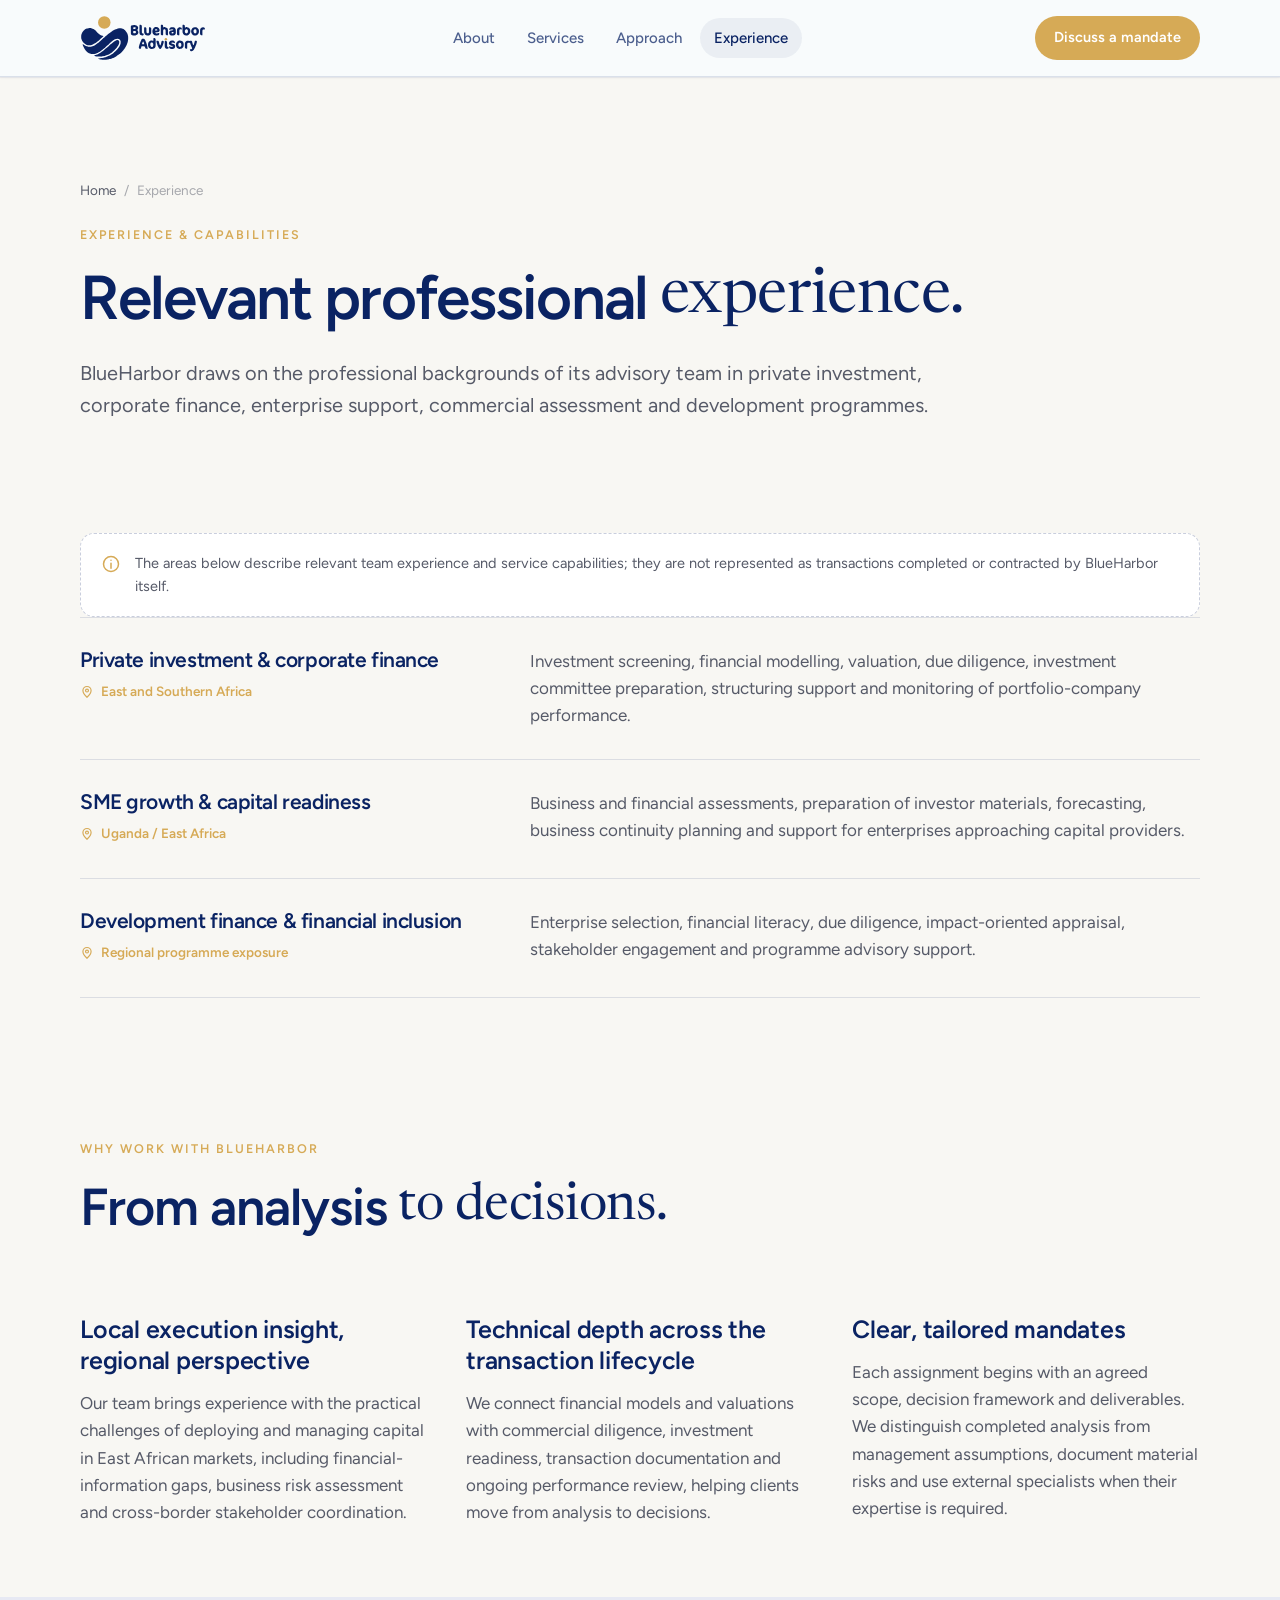
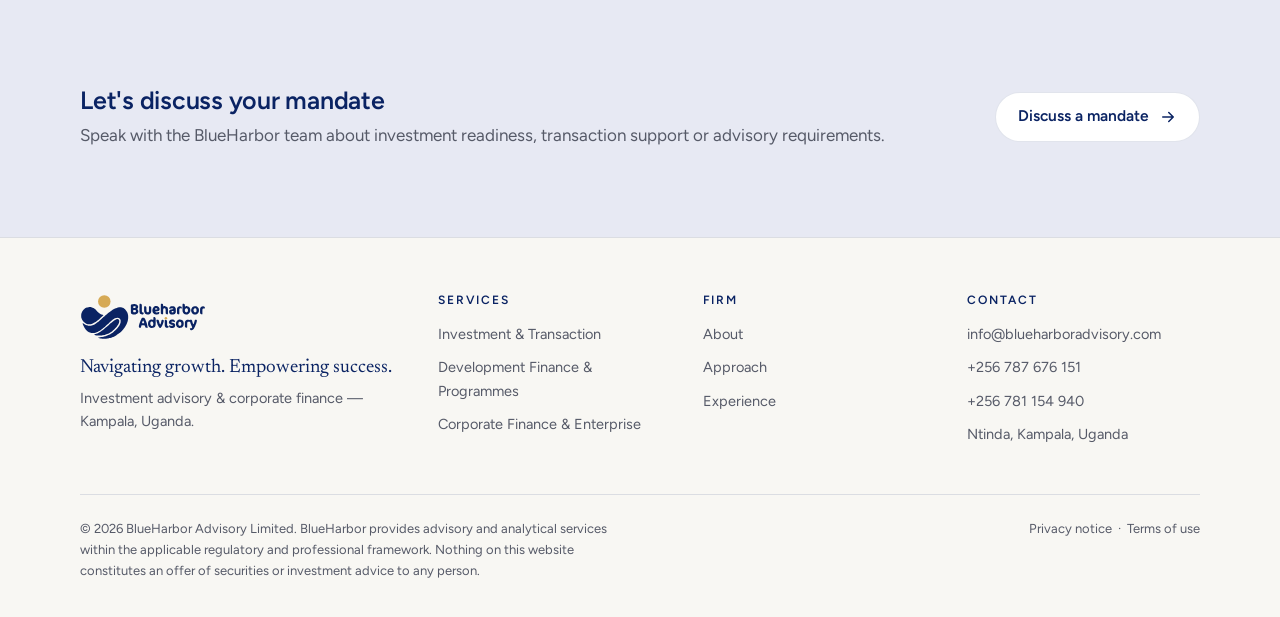
<file: experience.html>
<!doctype html>
<html lang="en-UG">
<head>
<meta charset="utf-8">
<meta name="viewport" content="width=device-width, initial-scale=1, viewport-fit=cover">
<meta name="format-detection" content="telephone=no">
<title>Experience &amp; Capabilities — BlueHarbor Advisory</title>
<meta name="description" content="BlueHarbor draws on the professional backgrounds of its advisory team in private investment, corporate finance, enterprise support, commercial assessment and development programmes.">
<link rel="canonical" href="https://blueharboradvisory.com/experience.html">
<meta name="theme-color" content="#F8F7F3">
<link rel="icon" href="/favicon.ico" sizes="32x32">
<link rel="icon" type="image/svg+xml" href="/assets/brand/favicon.svg">
<link rel="icon" type="image/png" sizes="32x32" href="/assets/brand/favicon-32.png">
<link rel="apple-touch-icon" href="/assets/brand/apple-touch-icon.png">
<link rel="manifest" href="/site.webmanifest">
<meta property="og:type" content="website">
<meta property="og:site_name" content="BlueHarbor Advisory Limited">
<meta property="og:title" content="Experience &amp; Capabilities — BlueHarbor Advisory">
<meta property="og:description" content="BlueHarbor draws on the professional backgrounds of its advisory team in private investment, corporate finance, enterprise support, commercial assessment and development programmes.">
<meta property="og:url" content="https://blueharboradvisory.com/experience.html">
<meta property="og:image" content="https://blueharboradvisory.com/assets/brand/og-image.png">
<meta property="og:locale" content="en_UG">
<meta name="twitter:card" content="summary_large_image">
<meta name="twitter:title" content="Experience &amp; Capabilities — BlueHarbor Advisory">
<meta name="twitter:description" content="BlueHarbor draws on the professional backgrounds of its advisory team in private investment, corporate finance, enterprise support, commercial assessment and development programmes.">
<meta name="twitter:image" content="https://blueharboradvisory.com/assets/brand/og-image.png">
<link rel="preconnect" href="https://fonts.googleapis.com">
<link rel="preconnect" href="https://fonts.gstatic.com" crossorigin>
<link href="https://fonts.googleapis.com/css2?family=Figtree:wght@400;500;600;700&family=Newsreader:ital,opsz,wght@0,6..72,400;0,6..72,500;1,6..72,400;1,6..72,500&display=swap" rel="stylesheet">
<link rel="stylesheet" href="/css/styles.css">
<script type="application/ld+json">{"@context": "https://schema.org", "@type": "FinancialService", "name": "BlueHarbor Advisory Limited", "alternateName": "BlueHarbor Advisory", "url": "https://blueharboradvisory.com/", "logo": "https://blueharboradvisory.com/assets/brand/logo-mark.svg", "image": "https://blueharboradvisory.com/assets/brand/og-image.png", "description": "BlueHarbor Advisory Limited connects growth-oriented businesses with suitable sources of capital and supports investors through informed transaction decisions across Uganda and East Africa.", "email": "info@blueharboradvisory.com", "telephone": "+256 787 676 151", "address": {"@type": "PostalAddress", "addressLocality": "Ntinda, Kampala", "addressCountry": "UG"}, "areaServed": ["Uganda", "East Africa"]}</script>
<script>document.documentElement.classList.add('js-early')</script>
</head>
<body>
<a href="#main" class="skip">Skip to content</a>
<div class="scroll-progress" aria-hidden="true"></div>
<button class="to-top" id="toTop" aria-label="Back to top"><svg viewBox="0 0 24 24" fill="none" stroke="currentColor" stroke-width="2" stroke-linecap="round" stroke-linejoin="round"><path d="M12 19V5M6 11l6-6 6 6"/></svg></button>

<header class="nav" id="nav" data-solid="true">
  <div class="container nav-inner">
    <a href="/" class="logo" aria-label="BlueHarbor Advisory — home">
      <svg class="logo-lockup" aria-hidden="true" xmlns="http://www.w3.org/2000/svg" viewBox="101.0 31.0 867.0 316.0"><path d="M253.25 338.51C252.49 338.39 251.48 338.16 251.00 338.00C250.52 337.84 248.83 337.62 247.25 337.50C245.32 337.36 243.02 336.96 240.25 336.27C237.98 335.71 235.87 335.25 235.55 335.25C235.24 335.25 234.00 335.02 232.80 334.73C226.30 333.18 225.75 332.96 225.75 331.88C225.75 330.54 227.44 329.84 231.25 329.61C232.69 329.52 234.31 329.34 234.85 329.21C235.39 329.07 237.58 328.75 239.73 328.50C244.38 327.95 246.54 327.63 249.88 326.98C251.25 326.71 252.83 326.50 253.39 326.50C253.94 326.50 255.35 326.16 256.51 325.75C257.67 325.35 258.98 325.01 259.41 325.00C259.84 325.00 260.62 324.85 261.16 324.66C261.69 324.47 262.69 324.24 263.38 324.14C265.46 323.83 269.72 322.78 272.50 321.88C273.94 321.41 276.02 320.78 277.12 320.48C283.54 318.73 300.92 311.51 304.51 309.10C305.12 308.69 307.06 307.65 308.81 306.78C312.71 304.86 325.31 296.55 329.38 293.21C330.20 292.53 331.89 291.15 333.14 290.14C335.58 288.16 344.43 279.83 347.51 276.60C348.55 275.51 350.75 273.22 352.40 271.50C354.05 269.78 356.21 267.31 357.21 266.00C358.20 264.69 359.60 262.94 360.32 262.11C369.49 251.47 377.41 236.82 379.78 226.08C380.39 223.34 380.56 213.59 380.02 212.18C379.88 211.80 379.59 210.75 379.38 209.85C378.88 207.70 376.59 203.26 375.04 201.43C370.70 196.29 365.16 193.87 357.75 193.88C348.26 193.89 334.06 200.13 325.01 208.27C323.70 209.45 321.99 210.91 321.22 211.52C318.94 213.32 311.32 219.95 308.75 222.38C307.43 223.61 304.73 226.09 302.74 227.88C300.76 229.66 297.44 232.76 295.38 234.77C293.31 236.77 291.01 238.90 290.25 239.51C289.49 240.11 286.96 242.41 284.62 244.62C282.29 246.83 279.19 249.64 277.75 250.87C276.31 252.09 274.11 254.07 272.88 255.26C271.64 256.45 269.98 257.90 269.18 258.47C268.39 259.05 267.21 259.99 266.56 260.57C265.91 261.15 264.25 262.52 262.87 263.61C261.50 264.70 259.31 266.44 258.00 267.49C256.69 268.54 255.01 269.84 254.25 270.38C253.49 270.92 252.06 272.01 251.06 272.80C248.36 274.93 239.61 280.91 236.68 282.62C235.27 283.45 233.50 284.53 232.75 285.02C231.99 285.52 230.25 286.53 228.88 287.26C227.50 287.99 225.42 289.14 224.25 289.80C223.08 290.47 221.23 291.36 220.14 291.78C219.04 292.20 217.30 292.97 216.26 293.49C211.69 295.76 204.01 298.16 199.75 298.63C198.86 298.73 197.32 299.01 196.33 299.26C193.61 299.95 179.97 299.80 177.38 299.05C176.41 298.78 174.56 298.30 173.25 298.00C167.98 296.77 159.54 292.65 155.39 289.28C154.44 288.51 152.98 287.32 152.14 286.64C149.23 284.29 146.83 282.00 145.11 279.95C144.16 278.82 142.58 277.04 141.61 276.01C140.64 274.97 139.41 273.45 138.89 272.63C138.36 271.80 137.45 270.54 136.86 269.81C136.27 269.09 134.57 266.53 133.08 264.12C129.46 258.25 129.09 257.60 128.49 256.00C128.21 255.24 127.12 253.05 126.07 251.12C124.40 248.04 122.96 244.77 119.86 237.00C118.78 234.29 118.75 233.21 119.73 232.23C120.92 231.04 122.10 231.42 125.03 233.95C130.16 238.38 140.69 244.24 146.93 246.13C150.31 247.16 155.74 248.50 156.54 248.50C156.86 248.50 158.03 248.73 159.12 249.00C164.89 250.42 178.00 248.95 187.00 245.86C193.20 243.74 201.63 239.63 206.50 236.37C208.49 235.03 211.12 233.26 212.34 232.44C215.43 230.37 222.05 225.51 224.00 223.89C224.89 223.14 226.09 222.20 226.65 221.79C227.22 221.38 228.40 220.38 229.28 219.57C230.16 218.76 231.61 217.49 232.50 216.76C233.39 216.02 235.25 214.38 236.62 213.11C238.00 211.85 239.97 210.13 241.00 209.31C242.03 208.48 243.49 207.16 244.25 206.38C245.45 205.12 251.02 200.19 257.93 194.25C259.14 193.22 261.30 191.24 262.75 189.85C264.19 188.46 266.74 186.19 268.40 184.80C270.07 183.41 272.75 181.03 274.36 179.51C275.98 177.99 277.40 176.75 277.53 176.75C277.66 176.75 279.14 175.42 280.82 173.81C282.50 172.19 284.76 170.21 285.83 169.41C286.91 168.62 288.43 167.38 289.21 166.66C289.99 165.95 291.56 164.64 292.71 163.74C297.03 160.38 297.77 159.79 299.42 158.33C300.36 157.51 302.98 155.51 305.25 153.88C307.52 152.25 310.62 149.99 312.14 148.85C313.66 147.71 315.80 146.26 316.89 145.62C317.98 144.97 319.49 143.99 320.25 143.42C321.51 142.48 323.35 141.31 328.89 137.92C331.83 136.12 336.37 133.61 338.50 132.59C346.45 128.81 346.87 128.63 352.62 126.59C357.31 124.93 365.37 122.99 369.62 122.50C375.14 121.86 377.21 121.76 379.15 122.01C380.24 122.15 382.02 122.38 383.12 122.52C389.97 123.40 399.74 127.20 403.75 130.54C404.23 130.94 405.41 131.90 406.38 132.68C408.59 134.46 413.25 139.19 414.57 141.00C415.13 141.76 416.16 142.99 416.87 143.75C418.69 145.70 422.50 151.21 422.50 151.90C422.50 151.98 423.18 153.26 424.01 154.75C427.04 160.19 428.10 163.18 431.01 174.50C432.43 180.00 432.47 197.94 431.08 204.88C430.86 205.97 430.54 207.72 430.37 208.75C429.86 211.84 429.28 214.47 428.48 217.38C428.06 218.89 427.50 220.97 427.22 222.00C426.94 223.03 426.12 225.28 425.39 227.00C424.65 228.72 423.55 231.42 422.93 233.01C420.56 239.11 417.79 244.72 414.13 250.88C413.48 251.97 412.21 254.11 411.31 255.62C409.74 258.28 406.48 262.86 402.70 267.72C401.69 269.00 400.02 271.17 398.98 272.53C395.66 276.87 378.17 294.69 375.00 296.97C374.38 297.42 372.86 298.67 371.62 299.75C367.19 303.63 358.18 309.94 351.39 313.92C348.91 315.38 346.43 316.88 345.88 317.25C345.32 317.62 343.52 318.63 341.88 319.49C340.23 320.36 338.03 321.54 337.00 322.13C335.97 322.72 333.94 323.62 332.50 324.13C331.06 324.64 329.14 325.43 328.25 325.87C327.36 326.32 325.61 327.05 324.38 327.50C323.14 327.94 321.17 328.71 320.00 329.19C317.36 330.28 314.34 331.21 308.88 332.61C306.54 333.21 304.30 333.83 303.91 333.98C303.21 334.25 300.15 334.94 295.00 336.00C293.56 336.29 291.52 336.75 290.48 337.02C289.44 337.28 287.81 337.50 286.86 337.50C285.90 337.50 284.23 337.73 283.12 338.00C280.91 338.55 256.19 338.97 253.25 338.51Z M225.88 316.49C222.27 316.38 219.77 316.18 218.62 315.91C217.66 315.69 216.31 315.51 215.62 315.50C214.94 315.50 213.97 315.39 213.48 315.25C212.46 314.96 207.90 314.10 205.51 313.73C203.09 313.36 199.31 312.05 198.87 311.42C197.57 309.57 199.08 308.24 203.62 307.25C205.00 306.95 206.83 306.42 207.69 306.08C208.55 305.74 210.63 304.98 212.31 304.38C222.65 300.72 236.09 293.60 246.50 286.25C248.77 284.65 251.19 282.96 251.88 282.50C252.56 282.03 254.26 280.74 255.65 279.61C257.04 278.49 258.73 277.20 259.40 276.75C260.07 276.29 261.30 275.34 262.12 274.63C262.95 273.92 264.07 273.02 264.62 272.62C265.18 272.23 266.36 271.27 267.25 270.50C268.14 269.72 269.55 268.60 270.38 268.01C271.20 267.41 272.61 266.23 273.50 265.39C274.39 264.54 276.31 262.91 277.75 261.75C280.82 259.30 285.30 255.40 286.38 254.25C286.79 253.81 288.02 252.76 289.12 251.93C290.23 251.10 291.80 249.84 292.62 249.14C293.45 248.44 294.64 247.46 295.26 246.96C295.88 246.46 297.69 244.83 299.28 243.34C300.87 241.85 302.89 240.09 303.77 239.44C304.65 238.78 306.39 237.32 307.63 236.19C309.83 234.18 311.76 232.54 315.71 229.31C316.76 228.44 318.37 227.06 319.29 226.24C320.20 225.42 321.89 224.05 323.04 223.19C326.74 220.40 328.34 219.15 329.49 218.09C333.25 214.67 344.34 207.57 348.79 205.73C358.52 201.72 365.51 203.31 369.18 210.40C370.52 212.97 370.84 214.94 370.69 219.61C370.54 224.55 369.05 229.75 366.26 235.12C364.57 238.38 359.86 246.03 358.49 247.77C357.49 249.02 355.06 252.41 354.35 253.55C354.03 254.05 353.28 255.02 352.69 255.69C351.57 256.98 348.44 260.96 346.82 263.17C345.65 264.75 335.84 274.71 331.16 279.05C327.88 282.09 326.04 283.62 322.28 286.38C321.35 287.06 319.97 288.14 319.23 288.78C318.48 289.41 316.75 290.67 315.38 291.57C314.00 292.47 312.09 293.76 311.12 294.45C309.10 295.88 304.33 298.57 301.25 300.02C300.08 300.57 298.06 301.57 296.75 302.24C295.44 302.91 293.22 303.92 291.80 304.48C290.39 305.05 288.47 305.88 287.55 306.34C285.66 307.28 280.08 309.17 274.12 310.88C269.56 312.19 267.10 312.75 259.88 314.12C258.64 314.35 256.52 314.82 255.18 315.15C253.83 315.48 252.22 315.75 251.60 315.75C250.99 315.75 249.67 315.91 248.68 316.10C246.49 316.53 233.99 316.74 225.88 316.49Z M156.88 239.34C156.60 239.28 155.76 239.08 155.00 238.89C154.24 238.70 153.08 238.47 152.41 238.38C148.70 237.87 139.47 233.54 135.67 230.53C135.04 230.03 133.37 228.71 131.95 227.59C123.64 221.04 115.88 209.78 112.18 198.88C109.15 189.97 109.26 190.63 109.22 181.88C109.16 170.82 109.52 168.47 112.66 159.00C115.37 150.84 123.28 139.82 130.75 133.82C134.62 130.71 143.55 125.67 147.38 124.43C150.36 123.46 155.94 122.06 157.50 121.88C158.26 121.79 160.00 121.47 161.38 121.17C164.72 120.44 173.85 120.36 175.88 121.05C176.56 121.28 177.69 121.55 178.38 121.64C182.86 122.23 192.58 126.36 197.10 129.61C200.62 132.13 211.78 141.75 212.04 142.48C212.23 143.02 222.23 153.34 223.62 154.44C224.45 155.09 226.09 156.54 227.26 157.67C235.83 165.90 245.32 170.88 256.25 172.88C260.79 173.72 261.75 174.26 261.75 176.02C261.75 177.19 259.13 180.08 254.50 184.00C253.47 184.87 251.67 186.51 250.50 187.63C249.33 188.75 247.59 190.32 246.62 191.12C245.66 191.91 243.13 194.21 241.00 196.22C238.87 198.23 236.56 200.33 235.88 200.88C235.19 201.43 233.67 202.76 232.50 203.85C231.33 204.93 229.53 206.47 228.50 207.26C227.47 208.05 226.23 209.11 225.75 209.62C225.27 210.13 224.20 211.01 223.38 211.57C222.55 212.13 220.54 213.66 218.91 214.98C215.08 218.06 214.74 218.31 210.88 220.84C209.09 222.00 206.11 224.03 204.25 225.34C196.62 230.73 180.56 237.91 174.50 238.64C173.74 238.73 172.18 238.96 171.03 239.15C169.08 239.48 158.23 239.62 156.88 239.34Z M863.49 280.14C858.53 278.31 855.34 274.08 855.83 269.97C856.15 267.27 857.01 266.83 862.58 266.51C868.23 266.19 869.77 265.24 871.07 261.32C871.96 258.64 871.97 258.73 870.39 255.58C868.63 252.07 866.49 247.18 864.99 243.25C864.34 241.53 863.08 238.55 862.19 236.62C861.22 234.52 859.96 231.14 859.03 228.12C856.68 220.51 855.93 219.33 854.65 221.26C853.43 223.10 851.97 223.33 848.76 222.20C845.35 221.00 841.00 222.05 839.26 224.49C837.80 226.53 837.68 228.02 837.65 244.75C837.62 261.73 837.63 261.60 836.07 262.65C833.35 264.48 826.64 263.03 823.94 260.02C821.76 257.60 821.77 257.69 821.69 240.12C821.62 224.88 821.62 224.88 822.32 222.15C823.94 215.80 827.24 211.70 832.78 209.14C837.81 206.82 844.87 206.71 850.21 208.87L852.51 209.80L853.90 208.85C855.48 207.76 858.59 207.39 862.92 207.77C867.11 208.14 870.78 211.22 871.50 214.97C871.80 216.56 872.37 218.83 873.52 223.00C873.95 224.58 874.63 227.13 875.02 228.67C875.98 232.44 878.69 237.80 880.00 238.50C881.24 239.17 883.57 234.31 885.37 227.25C886.32 223.54 886.82 221.71 887.72 218.62C888.00 217.66 888.30 216.37 888.38 215.75C888.47 215.13 888.77 213.78 889.04 212.75C890.33 207.90 890.66 207.62 895.12 207.63C899.93 207.65 901.93 208.54 903.32 211.29C905.01 214.63 904.84 215.80 900.99 228.00C898.41 236.14 898.04 237.22 897.06 239.41C895.84 242.10 894.10 246.67 892.60 251.12C891.99 252.90 890.95 255.32 890.28 256.49C889.61 257.67 888.41 260.03 887.61 261.75C881.54 274.78 875.17 280.54 866.88 280.48C865.48 280.47 863.98 280.32 863.49 280.14Z M588.11 263.76C578.51 260.96 572.36 254.85 569.62 245.40C568.51 241.56 568.23 238.67 568.41 233.00C568.76 221.71 573.30 213.45 581.50 209.14C586.54 206.49 594.39 205.77 599.00 207.53C604.96 209.81 605.25 209.41 605.25 198.73C605.25 191.74 605.37 190.92 606.54 190.16C608.70 188.76 615.11 190.05 617.75 192.42C621.27 195.59 621.57 199.19 620.98 231.38C620.74 244.75 620.44 246.90 618.14 252.11C616.56 255.68 612.80 259.61 609.10 261.54C603.73 264.35 593.74 265.41 588.11 263.76Z M727.75 264.25C720.44 263.29 714.80 259.49 713.74 254.84C713.21 252.53 713.01 248.21 713.39 247.31C714.07 245.66 715.38 245.69 718.79 247.41C721.08 248.56 722.26 248.90 727.18 249.78C733.85 250.97 738.52 249.56 738.49 246.38C738.48 245.14 736.90 243.29 735.54 242.90C733.81 242.41 730.42 241.67 728.70 241.39C719.40 239.92 714.40 236.59 712.36 230.50C710.47 224.84 712.39 218.04 717.24 213.30C720.31 210.30 721.54 209.57 726.25 207.98C733.51 205.53 741.31 205.97 747.32 209.17C751.71 211.51 754.12 216.13 753.68 221.36C753.42 224.57 752.43 225.25 749.80 224.05C746.89 222.72 744.93 222.02 743.12 221.65C742.16 221.46 740.53 221.11 739.50 220.88C733.69 219.56 727.23 222.31 728.47 225.56C728.97 226.85 731.88 228.08 735.39 228.49C739.84 229.02 743.23 230.00 747.14 231.91C755.67 236.06 757.79 248.44 751.42 256.89C747.10 262.63 737.67 265.56 727.75 264.25Z M782.25 264.32C771.86 262.51 763.46 254.74 760.96 244.62C760.23 241.67 760.15 231.25 760.83 227.80C762.35 220.11 768.17 212.51 775.12 209.12C782.98 205.28 794.33 205.72 801.35 210.13C811.82 216.71 815.90 228.66 812.84 243.84C810.90 253.49 803.36 261.57 794.49 263.51C790.26 264.44 784.93 264.79 782.25 264.32Z M650.41 263.72C646.97 263.22 643.33 259.38 640.00 252.74C639.27 251.30 638.13 249.15 637.46 247.95C636.79 246.76 635.78 244.58 635.23 243.11C634.68 241.63 634.06 240.10 633.85 239.71C633.49 239.00 632.39 235.89 629.49 227.38C628.07 223.21 627.24 219.99 626.63 216.25C626.46 215.22 626.17 213.52 625.99 212.48C625.62 210.31 625.98 209.13 627.33 208.14C628.42 207.34 635.46 207.40 637.57 208.22C640.88 209.52 643.09 212.67 643.73 217.00C644.17 219.99 644.99 223.26 647.38 231.50C648.67 235.95 650.81 240.00 651.88 240.00C652.96 240.00 655.31 235.83 656.16 232.40C656.36 231.56 656.97 229.47 657.50 227.75C659.16 222.39 660.02 219.20 660.39 217.00C660.59 215.83 660.92 214.14 661.12 213.25C661.32 212.36 661.49 211.34 661.50 211.00C661.51 209.16 663.23 207.87 665.96 207.63C671.08 207.20 674.97 208.62 675.98 211.31C676.45 212.56 676.40 217.91 675.90 220.12C673.06 232.57 664.67 252.05 658.70 260.05C655.73 264.03 654.93 264.39 650.41 263.72Z M558.46 263.38C551.89 262.27 549.04 259.48 548.49 253.60C548.04 248.90 546.69 246.94 543.68 246.63C540.06 246.25 524.40 246.59 523.68 247.07C522.84 247.62 522.06 249.11 521.87 250.54C521.79 251.14 521.51 252.69 521.25 254.00C520.99 255.31 520.66 256.99 520.51 257.75C519.66 262.10 518.15 263.35 513.76 263.35C509.75 263.34 507.86 262.44 506.31 259.79C505.06 257.66 505.14 251.82 506.48 246.35C508.47 238.29 509.50 234.61 510.39 232.38C510.89 231.14 512.00 228.04 512.86 225.50C514.85 219.63 515.71 217.46 518.32 211.75C524.27 198.74 523.64 199.94 526.33 196.57C528.72 193.58 529.70 193.29 535.88 193.70C540.60 194.02 541.60 194.42 544.39 197.06C545.56 198.17 546.90 199.72 547.37 200.52C549.00 203.30 553.88 214.97 555.62 220.25C556.23 222.11 557.35 225.38 558.10 227.52C558.84 229.67 559.75 232.70 560.10 234.27C560.80 237.34 561.35 239.40 562.38 242.75C563.15 245.29 563.94 248.92 564.27 251.50C564.40 252.53 564.72 254.22 564.98 255.25C566.18 259.95 566.19 261.50 565.05 262.56C563.73 263.78 562.08 263.99 558.46 263.38Z M696.38 263.51C690.63 262.67 685.59 258.07 684.16 252.38C683.08 248.02 683.08 212.54 684.16 210.32C686.08 206.41 694.29 208.03 697.43 212.94C699.38 216.00 699.32 215.46 699.42 231.12C699.51 246.28 699.54 246.76 700.23 247.91C700.80 248.84 703.73 250.15 706.09 250.53C708.97 250.99 709.38 251.59 709.37 255.38C709.35 259.53 708.16 261.72 705.25 262.98C703.82 263.59 698.97 263.88 696.38 263.51Z M598.60 250.23C600.03 249.83 602.07 247.67 603.13 245.44C604.87 241.79 605.24 232.28 603.80 228.55C601.64 222.97 598.67 220.64 593.75 220.63C588.69 220.62 585.70 223.88 584.27 230.95C583.78 233.34 584.20 239.01 584.97 240.44C585.12 240.72 585.54 241.78 585.91 242.79C587.15 246.25 589.74 249.03 592.72 250.13C593.83 250.54 597.27 250.59 598.60 250.23Z M791.87 248.88C795.30 247.18 797.36 242.57 797.30 236.70C797.19 225.77 794.47 221.96 786.50 221.58C781.66 221.35 779.77 222.72 777.94 227.77C775.52 234.49 776.77 243.71 780.58 247.15C782.85 249.21 783.83 249.53 787.62 249.45C790.26 249.39 791.06 249.28 791.87 248.88Z M539.37 232.24C542.99 231.71 543.07 230.92 540.26 223.64C539.73 222.26 538.87 219.79 538.35 218.16C535.79 210.13 534.15 210.66 530.24 220.75C526.69 229.89 526.61 231.78 529.76 232.24C531.76 232.53 537.36 232.53 539.37 232.24Z M563.75 172.32C551.07 170.14 545.04 164.80 542.22 153.25C541.52 150.38 541.52 150.38 541.49 134.71C541.47 117.86 541.49 117.59 542.76 116.36C543.54 115.62 543.54 115.62 546.96 115.63C551.04 115.63 552.69 116.22 554.92 118.44C557.46 120.99 557.35 120.31 557.52 134.62C557.66 146.22 557.71 147.28 558.20 149.32C559.55 154.88 561.78 157.04 566.38 157.21C570.11 157.35 572.06 156.08 573.79 152.38C574.61 150.62 574.61 150.62 574.74 134.25C574.90 115.89 574.82 116.61 576.69 115.83C578.27 115.17 583.53 115.46 585.14 116.30C587.15 117.35 588.88 119.07 589.80 120.95C590.62 122.61 590.62 122.61 590.62 137.37C590.62 153.50 590.63 153.40 588.76 158.85C586.62 165.08 579.77 170.83 573.40 171.77C572.42 171.92 570.95 172.14 570.12 172.26C568.62 172.49 564.92 172.53 563.75 172.32Z M623.25 172.24C610.03 170.11 601.51 162.58 598.88 150.69C598.07 147.05 598.45 138.20 599.58 134.23C601.07 128.99 602.13 126.88 605.01 123.38C614.49 111.86 633.27 110.95 642.86 121.55C644.54 123.41 647.14 128.36 647.37 130.16C647.45 130.83 647.69 132.07 647.89 132.93C648.57 135.85 647.87 140.54 646.36 143.15C644.35 146.65 638.89 149.30 633.03 149.63C631.71 149.71 629.84 149.88 628.88 150.02C627.91 150.16 625.33 150.36 623.12 150.48C617.45 150.78 616.33 151.39 617.38 153.60C619.95 159.01 633.82 159.88 641.53 155.13C644.98 153.00 646.43 154.27 646.19 159.21C645.91 165.05 642.23 169.34 636.25 170.82C630.59 172.21 626.11 172.70 623.25 172.24Z M829.75 172.31C818.36 171.41 809.36 163.49 806.01 151.43C805.21 148.54 805.12 100.82 805.91 99.46C807.09 97.44 810.79 96.98 814.92 98.34C819.51 99.85 821.16 103.00 821.47 110.88C821.74 117.54 821.97 117.78 826.38 116.04C831.13 114.16 832.80 113.89 836.90 114.37C845.11 115.33 850.68 119.15 855.47 127.10C860.86 136.05 860.67 147.53 854.93 158.88C852.06 164.55 843.68 170.90 838.12 171.61C837.44 171.69 836.37 171.87 835.75 171.99C834.37 172.27 831.27 172.44 829.75 172.31Z M888.25 172.24C883.67 171.79 882.32 171.34 877.38 168.61C871.43 165.34 866.57 158.07 864.90 149.96C864.16 146.34 864.70 138.21 866.00 133.62C869.24 122.13 877.25 115.55 889.33 114.46C900.98 113.41 909.29 117.80 915.44 128.24C919.66 135.41 919.30 152.14 914.79 158.85C910.57 165.13 909.42 166.29 904.81 168.97C902.60 170.25 901.64 170.60 898.53 171.25C897.21 171.53 895.51 171.92 894.76 172.13C893.33 172.52 891.41 172.55 888.25 172.24Z M730.50 171.49C725.44 171.02 719.47 167.94 716.63 164.31C709.23 154.90 713.09 141.87 724.33 138.28C728.50 136.95 730.64 136.55 739.25 135.51C742.39 135.13 743.36 134.07 742.49 131.97C740.44 127.03 725.59 127.35 719.70 132.46C717.61 134.28 715.76 134.13 715.15 132.10C714.84 131.07 715.42 125.69 716.02 124.12C717.31 120.73 721.72 117.25 726.99 115.49C729.70 114.58 739.56 114.37 742.92 115.14C751.11 117.04 756.02 121.78 758.67 130.38C759.60 133.37 759.78 155.19 758.90 157.75C756.23 165.53 749.57 170.96 742.00 171.52C738.77 171.76 733.34 171.75 730.50 171.49Z M465.62 171.23C457.23 169.82 452.27 165.77 450.75 159.11C450.62 158.53 450.51 147.06 450.49 132.45C450.46 107.42 450.47 106.77 450.95 105.69C452.08 103.13 455.62 101.78 462.25 101.39C463.69 101.31 465.61 101.08 466.50 100.88C468.45 100.45 477.95 100.36 480.03 100.76C480.77 100.90 482.33 101.12 483.50 101.24C490.80 102.03 497.79 107.59 499.71 114.13C501.78 121.19 500.40 127.36 495.57 132.58C493.99 134.28 493.99 134.27 497.67 138.46C502.78 144.29 503.50 151.22 499.77 158.88C496.40 165.78 490.71 169.68 482.10 171.00C478.59 171.53 468.29 171.68 465.62 171.23Z M521.69 170.75C518.71 169.74 516.18 168.43 514.83 167.18C512.08 164.65 509.69 157.34 509.67 151.38C509.56 129.31 509.94 99.76 510.32 99.17C510.93 98.24 512.10 97.71 513.99 97.50C519.57 96.90 523.64 99.42 525.53 104.64C526.07 106.12 526.07 106.20 526.02 127.75C525.95 158.26 525.66 156.90 532.42 157.45C537.70 157.87 538.62 158.64 538.62 162.64C538.62 166.83 536.60 169.74 532.81 170.98C530.18 171.85 524.58 171.73 521.69 170.75Z M776.00 170.85C770.76 170.02 768.17 167.67 767.51 163.12C767.12 160.45 767.06 136.93 767.43 133.82C767.92 129.82 768.47 127.53 769.43 125.57C774.54 115.09 790.17 111.23 797.90 118.55C799.68 120.23 800.29 121.73 800.44 124.75C800.69 129.84 799.45 131.19 795.50 130.12C792.43 129.30 788.17 129.74 786.32 131.07C783.61 133.01 783.55 133.57 783.52 155.70C783.50 169.84 783.50 169.85 781.98 170.64C780.85 171.22 778.78 171.30 776.00 170.85Z M935.36 170.88C929.75 170.11 926.88 167.48 926.01 162.29C925.60 159.88 925.78 135.35 926.22 132.50C927.92 121.47 934.60 115.60 946.28 114.84C954.46 114.30 960.35 120.14 959.39 127.83C959.07 130.41 957.80 130.97 954.15 130.12C952.43 129.72 947.53 129.81 946.34 130.26C945.16 130.71 943.53 132.50 943.00 133.94C942.00 136.61 941.58 150.23 942.09 163.38C942.39 171.20 941.88 171.77 935.36 170.88Z M662.85 170.66C660.28 170.01 657.97 168.11 656.93 165.78C656.35 164.50 656.04 126.69 656.45 107.57C656.67 97.27 656.36 97.92 661.10 97.79C664.10 97.71 664.25 97.73 666.16 98.52C671.37 100.67 671.97 101.78 672.24 109.88C672.50 117.30 672.62 117.46 676.46 115.65C680.18 113.89 681.46 113.72 686.02 114.38C692.91 115.38 697.52 117.87 701.11 122.50C702.60 124.42 702.93 125.16 703.65 128.07C703.99 129.48 704.57 131.47 704.92 132.50C705.62 134.52 705.72 139.73 705.43 161.25C705.31 170.51 705.19 170.77 700.89 170.96C695.70 171.18 691.84 169.20 690.11 165.42C689.52 164.12 689.52 164.12 689.49 151.62C689.47 138.27 689.37 136.83 688.26 134.20C687.22 131.71 686.27 130.66 684.11 129.59C680.30 127.71 677.01 128.49 674.44 131.88C672.33 134.67 672.42 133.81 672.24 152.12C672.07 169.64 672.11 169.14 670.75 170.38C670.06 171.00 664.94 171.18 662.85 170.66Z M740.51 157.22C742.78 156.01 743.33 155.07 743.46 152.13C743.57 149.44 743.36 148.88 742.04 148.32C739.89 147.42 734.13 148.15 731.58 149.64C728.42 151.49 729.33 156.13 733.14 157.59C735.61 158.54 738.30 158.40 740.51 157.22Z M835.89 156.83C838.51 155.95 841.61 151.89 842.25 148.49C842.67 146.28 842.57 138.31 842.10 136.73C840.60 131.70 836.59 128.50 831.76 128.50C828.70 128.50 824.57 131.85 822.56 135.96C821.62 137.88 821.62 137.88 821.54 142.43C821.45 147.67 821.65 148.98 822.93 151.55C824.25 154.19 826.04 155.80 828.88 156.92C830.05 157.38 834.44 157.33 835.89 156.83Z M895.27 156.87C900.22 155.15 901.87 150.81 901.49 140.50C901.27 134.60 899.35 131.42 894.81 129.46C889.53 127.18 885.22 129.25 881.93 135.64C881.13 137.19 880.61 142.20 880.98 144.79C881.85 150.95 883.87 154.70 887.26 156.44C889.11 157.40 893.12 157.61 895.27 156.87Z M480.17 155.72C484.51 154.32 486.31 150.51 484.90 145.68C483.83 141.98 481.86 141.17 473.96 141.14C466.21 141.12 466.88 140.50 466.68 147.78C466.49 154.57 466.76 155.27 469.92 156.15C471.71 156.66 478.11 156.38 480.17 155.72Z M624.88 138.00C625.42 137.87 626.82 137.64 627.97 137.49C631.40 137.06 632.50 136.10 632.50 133.55C632.50 127.70 622.09 126.23 617.51 131.42C615.70 133.48 615.26 136.51 616.64 137.41C617.86 138.21 622.58 138.55 624.88 138.00Z M478.22 127.35C482.43 126.58 484.12 124.77 484.12 121.08C484.12 118.70 484.12 118.70 482.83 117.50C480.43 115.30 478.35 114.63 473.88 114.63C467.85 114.64 466.78 115.48 466.55 120.39C466.37 124.33 467.42 126.97 469.33 127.39C472.03 127.99 474.85 127.97 478.22 127.35Z" fill="#0A2363"/><g fill="#D6AA56"><circle cx="268" cy="82.5" r="43"/><circle cx="691" cy="197.5" r="8.8"/></g></svg>

    </a>
    <nav aria-label="Primary">
      <ul class="nav-links">
        <li><a href="/about.html">About</a></li>
        <li><a href="/services.html">Services</a></li>
        <li><a href="/services.html#approach">Approach</a></li>
        <li><a href="/experience.html" class="active">Experience</a></li>
      </ul>
    </nav>
    <a href="/contact.html" class="btn btn-primary nav-cta">Discuss a mandate</a>
    <button class="menu-btn" id="menuBtn" aria-expanded="false" aria-controls="mobileMenu" aria-label="Open menu">
      <svg viewBox="0 0 24 24" fill="none" stroke="currentColor" stroke-width="1.8" stroke-linecap="round"><path d="M4 7h16M4 12h16M4 17h10"/></svg>
    </button>
  </div>
  <div class="mobile-menu" id="mobileMenu">
    <a href="/about.html">About</a><a href="/services.html">Services</a><a href="/services.html#approach">Approach</a><a href="/experience.html">Experience</a>
    <a href="/contact.html" class="btn btn-primary">Discuss a mandate</a>
  </div>
</header>

<main id="main">
<section class="page-hero on-dark">
  <div class="container">
    <div class="crumbs"><a href="/">Home</a><span>/</span><span>Experience</span></div>
    <span class="eyebrow reveal">Experience &amp; capabilities</span>
    <h1 class="h2 reveal" data-d="1">Relevant professional <span class="serif">experience.</span></h1>
    <p class="lead reveal" data-d="2">BlueHarbor draws on the professional backgrounds of its advisory team in private investment, corporate finance, enterprise support, commercial assessment and development programmes.</p>
  </div>
</section>
<section class="section" style="padding-top:0">
  <div class="container">
    <p class="disclaimer reveal"><svg viewBox="0 0 24 24" fill="none" stroke="currentColor" stroke-width="1.8" stroke-linecap="round"><circle cx="12" cy="12" r="9"/><path d="M12 11v6M12 7.5v.01"/></svg>The areas below describe relevant team experience and service capabilities; they are not represented as transactions completed or contracted by BlueHarbor itself.</p>
    <div class="exp-table">
      <div class="exp-row reveal"><div><h3>Private investment &amp; corporate finance</h3><span class="exp-region"><svg viewBox="0 0 24 24" fill="none" stroke="currentColor" stroke-width="2"><path d="M12 21s-7-6.2-7-11.5A7 7 0 0 1 19 9.5C19 14.8 12 21 12 21z"/><circle cx="12" cy="9.5" r="2.5"/></svg>East and Southern Africa</span></div><p>Investment screening, financial modelling, valuation, due diligence, investment committee preparation, structuring support and monitoring of portfolio-company performance.</p></div><div class="exp-row reveal"><div><h3>SME growth &amp; capital readiness</h3><span class="exp-region"><svg viewBox="0 0 24 24" fill="none" stroke="currentColor" stroke-width="2"><path d="M12 21s-7-6.2-7-11.5A7 7 0 0 1 19 9.5C19 14.8 12 21 12 21z"/><circle cx="12" cy="9.5" r="2.5"/></svg>Uganda / East Africa</span></div><p>Business and financial assessments, preparation of investor materials, forecasting, business continuity planning and support for enterprises approaching capital providers.</p></div><div class="exp-row reveal"><div><h3>Development finance &amp; financial inclusion</h3><span class="exp-region"><svg viewBox="0 0 24 24" fill="none" stroke="currentColor" stroke-width="2"><path d="M12 21s-7-6.2-7-11.5A7 7 0 0 1 19 9.5C19 14.8 12 21 12 21z"/><circle cx="12" cy="9.5" r="2.5"/></svg>Regional programme exposure</span></div><p>Enterprise selection, financial literacy, due diligence, impact-oriented appraisal, stakeholder engagement and programme advisory support.</p></div>
    </div>
  </div>
</section>
<section class="section why" id="why">
  <div class="container">
    <div class="section-head ">
      <span class="eyebrow reveal">Why work with BlueHarbor</span>
      <h2 class="h2 reveal" data-d="1">From analysis <span class="serif">to decisions.</span></h2>
      
    </div>
    <div class="why-grid">
      <div class="why-item reveal" data-d="0"><h3 class="h3">Local execution insight, regional perspective</h3><p>Our team brings experience with the practical challenges of deploying and managing capital in East African markets, including financial-information gaps, business risk assessment and cross-border stakeholder coordination.</p></div><div class="why-item reveal" data-d="1"><h3 class="h3">Technical depth across the transaction lifecycle</h3><p>We connect financial models and valuations with commercial diligence, investment readiness, transaction documentation and ongoing performance review, helping clients move from analysis to decisions.</p></div><div class="why-item reveal" data-d="2"><h3 class="h3">Clear, tailored mandates</h3><p>Each assignment begins with an agreed scope, decision framework and deliverables. We distinguish completed analysis from management assumptions, document material risks and use external specialists when their expertise is required.</p></div>
    </div>
  </div>
</section>
<section class="section-sm" style="background:var(--mist)">
  <div class="container" style="display:flex;flex-wrap:wrap;gap:24px;align-items:center;justify-content:space-between">
    <div>
      <h2 class="h3" style="margin-bottom:6px">Let's discuss your mandate</h2>
      <p class="muted">Speak with the BlueHarbor team about investment readiness, transaction support or advisory requirements.</p>
    </div>
    <a href="/contact.html" class="btn btn-outline">Discuss a mandate <svg viewBox="0 0 24 24" fill="none" stroke="currentColor" stroke-width="2" stroke-linecap="round" stroke-linejoin="round"><path d="M5 12h14M13 6l6 6-6 6"/></svg></a>
  </div>
</section>
</main>

<footer class="footer">
  <div class="container">
    <div class="footer-grid">
      <div>
        <a href="/" class="logo" aria-label="BlueHarbor Advisory">
          <svg class="logo-lockup" aria-hidden="true" xmlns="http://www.w3.org/2000/svg" viewBox="101.0 31.0 867.0 316.0"><path d="M253.25 338.51C252.49 338.39 251.48 338.16 251.00 338.00C250.52 337.84 248.83 337.62 247.25 337.50C245.32 337.36 243.02 336.96 240.25 336.27C237.98 335.71 235.87 335.25 235.55 335.25C235.24 335.25 234.00 335.02 232.80 334.73C226.30 333.18 225.75 332.96 225.75 331.88C225.75 330.54 227.44 329.84 231.25 329.61C232.69 329.52 234.31 329.34 234.85 329.21C235.39 329.07 237.58 328.75 239.73 328.50C244.38 327.95 246.54 327.63 249.88 326.98C251.25 326.71 252.83 326.50 253.39 326.50C253.94 326.50 255.35 326.16 256.51 325.75C257.67 325.35 258.98 325.01 259.41 325.00C259.84 325.00 260.62 324.85 261.16 324.66C261.69 324.47 262.69 324.24 263.38 324.14C265.46 323.83 269.72 322.78 272.50 321.88C273.94 321.41 276.02 320.78 277.12 320.48C283.54 318.73 300.92 311.51 304.51 309.10C305.12 308.69 307.06 307.65 308.81 306.78C312.71 304.86 325.31 296.55 329.38 293.21C330.20 292.53 331.89 291.15 333.14 290.14C335.58 288.16 344.43 279.83 347.51 276.60C348.55 275.51 350.75 273.22 352.40 271.50C354.05 269.78 356.21 267.31 357.21 266.00C358.20 264.69 359.60 262.94 360.32 262.11C369.49 251.47 377.41 236.82 379.78 226.08C380.39 223.34 380.56 213.59 380.02 212.18C379.88 211.80 379.59 210.75 379.38 209.85C378.88 207.70 376.59 203.26 375.04 201.43C370.70 196.29 365.16 193.87 357.75 193.88C348.26 193.89 334.06 200.13 325.01 208.27C323.70 209.45 321.99 210.91 321.22 211.52C318.94 213.32 311.32 219.95 308.75 222.38C307.43 223.61 304.73 226.09 302.74 227.88C300.76 229.66 297.44 232.76 295.38 234.77C293.31 236.77 291.01 238.90 290.25 239.51C289.49 240.11 286.96 242.41 284.62 244.62C282.29 246.83 279.19 249.64 277.75 250.87C276.31 252.09 274.11 254.07 272.88 255.26C271.64 256.45 269.98 257.90 269.18 258.47C268.39 259.05 267.21 259.99 266.56 260.57C265.91 261.15 264.25 262.52 262.87 263.61C261.50 264.70 259.31 266.44 258.00 267.49C256.69 268.54 255.01 269.84 254.25 270.38C253.49 270.92 252.06 272.01 251.06 272.80C248.36 274.93 239.61 280.91 236.68 282.62C235.27 283.45 233.50 284.53 232.75 285.02C231.99 285.52 230.25 286.53 228.88 287.26C227.50 287.99 225.42 289.14 224.25 289.80C223.08 290.47 221.23 291.36 220.14 291.78C219.04 292.20 217.30 292.97 216.26 293.49C211.69 295.76 204.01 298.16 199.75 298.63C198.86 298.73 197.32 299.01 196.33 299.26C193.61 299.95 179.97 299.80 177.38 299.05C176.41 298.78 174.56 298.30 173.25 298.00C167.98 296.77 159.54 292.65 155.39 289.28C154.44 288.51 152.98 287.32 152.14 286.64C149.23 284.29 146.83 282.00 145.11 279.95C144.16 278.82 142.58 277.04 141.61 276.01C140.64 274.97 139.41 273.45 138.89 272.63C138.36 271.80 137.45 270.54 136.86 269.81C136.27 269.09 134.57 266.53 133.08 264.12C129.46 258.25 129.09 257.60 128.49 256.00C128.21 255.24 127.12 253.05 126.07 251.12C124.40 248.04 122.96 244.77 119.86 237.00C118.78 234.29 118.75 233.21 119.73 232.23C120.92 231.04 122.10 231.42 125.03 233.95C130.16 238.38 140.69 244.24 146.93 246.13C150.31 247.16 155.74 248.50 156.54 248.50C156.86 248.50 158.03 248.73 159.12 249.00C164.89 250.42 178.00 248.95 187.00 245.86C193.20 243.74 201.63 239.63 206.50 236.37C208.49 235.03 211.12 233.26 212.34 232.44C215.43 230.37 222.05 225.51 224.00 223.89C224.89 223.14 226.09 222.20 226.65 221.79C227.22 221.38 228.40 220.38 229.28 219.57C230.16 218.76 231.61 217.49 232.50 216.76C233.39 216.02 235.25 214.38 236.62 213.11C238.00 211.85 239.97 210.13 241.00 209.31C242.03 208.48 243.49 207.16 244.25 206.38C245.45 205.12 251.02 200.19 257.93 194.25C259.14 193.22 261.30 191.24 262.75 189.85C264.19 188.46 266.74 186.19 268.40 184.80C270.07 183.41 272.75 181.03 274.36 179.51C275.98 177.99 277.40 176.75 277.53 176.75C277.66 176.75 279.14 175.42 280.82 173.81C282.50 172.19 284.76 170.21 285.83 169.41C286.91 168.62 288.43 167.38 289.21 166.66C289.99 165.95 291.56 164.64 292.71 163.74C297.03 160.38 297.77 159.79 299.42 158.33C300.36 157.51 302.98 155.51 305.25 153.88C307.52 152.25 310.62 149.99 312.14 148.85C313.66 147.71 315.80 146.26 316.89 145.62C317.98 144.97 319.49 143.99 320.25 143.42C321.51 142.48 323.35 141.31 328.89 137.92C331.83 136.12 336.37 133.61 338.50 132.59C346.45 128.81 346.87 128.63 352.62 126.59C357.31 124.93 365.37 122.99 369.62 122.50C375.14 121.86 377.21 121.76 379.15 122.01C380.24 122.15 382.02 122.38 383.12 122.52C389.97 123.40 399.74 127.20 403.75 130.54C404.23 130.94 405.41 131.90 406.38 132.68C408.59 134.46 413.25 139.19 414.57 141.00C415.13 141.76 416.16 142.99 416.87 143.75C418.69 145.70 422.50 151.21 422.50 151.90C422.50 151.98 423.18 153.26 424.01 154.75C427.04 160.19 428.10 163.18 431.01 174.50C432.43 180.00 432.47 197.94 431.08 204.88C430.86 205.97 430.54 207.72 430.37 208.75C429.86 211.84 429.28 214.47 428.48 217.38C428.06 218.89 427.50 220.97 427.22 222.00C426.94 223.03 426.12 225.28 425.39 227.00C424.65 228.72 423.55 231.42 422.93 233.01C420.56 239.11 417.79 244.72 414.13 250.88C413.48 251.97 412.21 254.11 411.31 255.62C409.74 258.28 406.48 262.86 402.70 267.72C401.69 269.00 400.02 271.17 398.98 272.53C395.66 276.87 378.17 294.69 375.00 296.97C374.38 297.42 372.86 298.67 371.62 299.75C367.19 303.63 358.18 309.94 351.39 313.92C348.91 315.38 346.43 316.88 345.88 317.25C345.32 317.62 343.52 318.63 341.88 319.49C340.23 320.36 338.03 321.54 337.00 322.13C335.97 322.72 333.94 323.62 332.50 324.13C331.06 324.64 329.14 325.43 328.25 325.87C327.36 326.32 325.61 327.05 324.38 327.50C323.14 327.94 321.17 328.71 320.00 329.19C317.36 330.28 314.34 331.21 308.88 332.61C306.54 333.21 304.30 333.83 303.91 333.98C303.21 334.25 300.15 334.94 295.00 336.00C293.56 336.29 291.52 336.75 290.48 337.02C289.44 337.28 287.81 337.50 286.86 337.50C285.90 337.50 284.23 337.73 283.12 338.00C280.91 338.55 256.19 338.97 253.25 338.51Z M225.88 316.49C222.27 316.38 219.77 316.18 218.62 315.91C217.66 315.69 216.31 315.51 215.62 315.50C214.94 315.50 213.97 315.39 213.48 315.25C212.46 314.96 207.90 314.10 205.51 313.73C203.09 313.36 199.31 312.05 198.87 311.42C197.57 309.57 199.08 308.24 203.62 307.25C205.00 306.95 206.83 306.42 207.69 306.08C208.55 305.74 210.63 304.98 212.31 304.38C222.65 300.72 236.09 293.60 246.50 286.25C248.77 284.65 251.19 282.96 251.88 282.50C252.56 282.03 254.26 280.74 255.65 279.61C257.04 278.49 258.73 277.20 259.40 276.75C260.07 276.29 261.30 275.34 262.12 274.63C262.95 273.92 264.07 273.02 264.62 272.62C265.18 272.23 266.36 271.27 267.25 270.50C268.14 269.72 269.55 268.60 270.38 268.01C271.20 267.41 272.61 266.23 273.50 265.39C274.39 264.54 276.31 262.91 277.75 261.75C280.82 259.30 285.30 255.40 286.38 254.25C286.79 253.81 288.02 252.76 289.12 251.93C290.23 251.10 291.80 249.84 292.62 249.14C293.45 248.44 294.64 247.46 295.26 246.96C295.88 246.46 297.69 244.83 299.28 243.34C300.87 241.85 302.89 240.09 303.77 239.44C304.65 238.78 306.39 237.32 307.63 236.19C309.83 234.18 311.76 232.54 315.71 229.31C316.76 228.44 318.37 227.06 319.29 226.24C320.20 225.42 321.89 224.05 323.04 223.19C326.74 220.40 328.34 219.15 329.49 218.09C333.25 214.67 344.34 207.57 348.79 205.73C358.52 201.72 365.51 203.31 369.18 210.40C370.52 212.97 370.84 214.94 370.69 219.61C370.54 224.55 369.05 229.75 366.26 235.12C364.57 238.38 359.86 246.03 358.49 247.77C357.49 249.02 355.06 252.41 354.35 253.55C354.03 254.05 353.28 255.02 352.69 255.69C351.57 256.98 348.44 260.96 346.82 263.17C345.65 264.75 335.84 274.71 331.16 279.05C327.88 282.09 326.04 283.62 322.28 286.38C321.35 287.06 319.97 288.14 319.23 288.78C318.48 289.41 316.75 290.67 315.38 291.57C314.00 292.47 312.09 293.76 311.12 294.45C309.10 295.88 304.33 298.57 301.25 300.02C300.08 300.57 298.06 301.57 296.75 302.24C295.44 302.91 293.22 303.92 291.80 304.48C290.39 305.05 288.47 305.88 287.55 306.34C285.66 307.28 280.08 309.17 274.12 310.88C269.56 312.19 267.10 312.75 259.88 314.12C258.64 314.35 256.52 314.82 255.18 315.15C253.83 315.48 252.22 315.75 251.60 315.75C250.99 315.75 249.67 315.91 248.68 316.10C246.49 316.53 233.99 316.74 225.88 316.49Z M156.88 239.34C156.60 239.28 155.76 239.08 155.00 238.89C154.24 238.70 153.08 238.47 152.41 238.38C148.70 237.87 139.47 233.54 135.67 230.53C135.04 230.03 133.37 228.71 131.95 227.59C123.64 221.04 115.88 209.78 112.18 198.88C109.15 189.97 109.26 190.63 109.22 181.88C109.16 170.82 109.52 168.47 112.66 159.00C115.37 150.84 123.28 139.82 130.75 133.82C134.62 130.71 143.55 125.67 147.38 124.43C150.36 123.46 155.94 122.06 157.50 121.88C158.26 121.79 160.00 121.47 161.38 121.17C164.72 120.44 173.85 120.36 175.88 121.05C176.56 121.28 177.69 121.55 178.38 121.64C182.86 122.23 192.58 126.36 197.10 129.61C200.62 132.13 211.78 141.75 212.04 142.48C212.23 143.02 222.23 153.34 223.62 154.44C224.45 155.09 226.09 156.54 227.26 157.67C235.83 165.90 245.32 170.88 256.25 172.88C260.79 173.72 261.75 174.26 261.75 176.02C261.75 177.19 259.13 180.08 254.50 184.00C253.47 184.87 251.67 186.51 250.50 187.63C249.33 188.75 247.59 190.32 246.62 191.12C245.66 191.91 243.13 194.21 241.00 196.22C238.87 198.23 236.56 200.33 235.88 200.88C235.19 201.43 233.67 202.76 232.50 203.85C231.33 204.93 229.53 206.47 228.50 207.26C227.47 208.05 226.23 209.11 225.75 209.62C225.27 210.13 224.20 211.01 223.38 211.57C222.55 212.13 220.54 213.66 218.91 214.98C215.08 218.06 214.74 218.31 210.88 220.84C209.09 222.00 206.11 224.03 204.25 225.34C196.62 230.73 180.56 237.91 174.50 238.64C173.74 238.73 172.18 238.96 171.03 239.15C169.08 239.48 158.23 239.62 156.88 239.34Z M863.49 280.14C858.53 278.31 855.34 274.08 855.83 269.97C856.15 267.27 857.01 266.83 862.58 266.51C868.23 266.19 869.77 265.24 871.07 261.32C871.96 258.64 871.97 258.73 870.39 255.58C868.63 252.07 866.49 247.18 864.99 243.25C864.34 241.53 863.08 238.55 862.19 236.62C861.22 234.52 859.96 231.14 859.03 228.12C856.68 220.51 855.93 219.33 854.65 221.26C853.43 223.10 851.97 223.33 848.76 222.20C845.35 221.00 841.00 222.05 839.26 224.49C837.80 226.53 837.68 228.02 837.65 244.75C837.62 261.73 837.63 261.60 836.07 262.65C833.35 264.48 826.64 263.03 823.94 260.02C821.76 257.60 821.77 257.69 821.69 240.12C821.62 224.88 821.62 224.88 822.32 222.15C823.94 215.80 827.24 211.70 832.78 209.14C837.81 206.82 844.87 206.71 850.21 208.87L852.51 209.80L853.90 208.85C855.48 207.76 858.59 207.39 862.92 207.77C867.11 208.14 870.78 211.22 871.50 214.97C871.80 216.56 872.37 218.83 873.52 223.00C873.95 224.58 874.63 227.13 875.02 228.67C875.98 232.44 878.69 237.80 880.00 238.50C881.24 239.17 883.57 234.31 885.37 227.25C886.32 223.54 886.82 221.71 887.72 218.62C888.00 217.66 888.30 216.37 888.38 215.75C888.47 215.13 888.77 213.78 889.04 212.75C890.33 207.90 890.66 207.62 895.12 207.63C899.93 207.65 901.93 208.54 903.32 211.29C905.01 214.63 904.84 215.80 900.99 228.00C898.41 236.14 898.04 237.22 897.06 239.41C895.84 242.10 894.10 246.67 892.60 251.12C891.99 252.90 890.95 255.32 890.28 256.49C889.61 257.67 888.41 260.03 887.61 261.75C881.54 274.78 875.17 280.54 866.88 280.48C865.48 280.47 863.98 280.32 863.49 280.14Z M588.11 263.76C578.51 260.96 572.36 254.85 569.62 245.40C568.51 241.56 568.23 238.67 568.41 233.00C568.76 221.71 573.30 213.45 581.50 209.14C586.54 206.49 594.39 205.77 599.00 207.53C604.96 209.81 605.25 209.41 605.25 198.73C605.25 191.74 605.37 190.92 606.54 190.16C608.70 188.76 615.11 190.05 617.75 192.42C621.27 195.59 621.57 199.19 620.98 231.38C620.74 244.75 620.44 246.90 618.14 252.11C616.56 255.68 612.80 259.61 609.10 261.54C603.73 264.35 593.74 265.41 588.11 263.76Z M727.75 264.25C720.44 263.29 714.80 259.49 713.74 254.84C713.21 252.53 713.01 248.21 713.39 247.31C714.07 245.66 715.38 245.69 718.79 247.41C721.08 248.56 722.26 248.90 727.18 249.78C733.85 250.97 738.52 249.56 738.49 246.38C738.48 245.14 736.90 243.29 735.54 242.90C733.81 242.41 730.42 241.67 728.70 241.39C719.40 239.92 714.40 236.59 712.36 230.50C710.47 224.84 712.39 218.04 717.24 213.30C720.31 210.30 721.54 209.57 726.25 207.98C733.51 205.53 741.31 205.97 747.32 209.17C751.71 211.51 754.12 216.13 753.68 221.36C753.42 224.57 752.43 225.25 749.80 224.05C746.89 222.72 744.93 222.02 743.12 221.65C742.16 221.46 740.53 221.11 739.50 220.88C733.69 219.56 727.23 222.31 728.47 225.56C728.97 226.85 731.88 228.08 735.39 228.49C739.84 229.02 743.23 230.00 747.14 231.91C755.67 236.06 757.79 248.44 751.42 256.89C747.10 262.63 737.67 265.56 727.75 264.25Z M782.25 264.32C771.86 262.51 763.46 254.74 760.96 244.62C760.23 241.67 760.15 231.25 760.83 227.80C762.35 220.11 768.17 212.51 775.12 209.12C782.98 205.28 794.33 205.72 801.35 210.13C811.82 216.71 815.90 228.66 812.84 243.84C810.90 253.49 803.36 261.57 794.49 263.51C790.26 264.44 784.93 264.79 782.25 264.32Z M650.41 263.72C646.97 263.22 643.33 259.38 640.00 252.74C639.27 251.30 638.13 249.15 637.46 247.95C636.79 246.76 635.78 244.58 635.23 243.11C634.68 241.63 634.06 240.10 633.85 239.71C633.49 239.00 632.39 235.89 629.49 227.38C628.07 223.21 627.24 219.99 626.63 216.25C626.46 215.22 626.17 213.52 625.99 212.48C625.62 210.31 625.98 209.13 627.33 208.14C628.42 207.34 635.46 207.40 637.57 208.22C640.88 209.52 643.09 212.67 643.73 217.00C644.17 219.99 644.99 223.26 647.38 231.50C648.67 235.95 650.81 240.00 651.88 240.00C652.96 240.00 655.31 235.83 656.16 232.40C656.36 231.56 656.97 229.47 657.50 227.75C659.16 222.39 660.02 219.20 660.39 217.00C660.59 215.83 660.92 214.14 661.12 213.25C661.32 212.36 661.49 211.34 661.50 211.00C661.51 209.16 663.23 207.87 665.96 207.63C671.08 207.20 674.97 208.62 675.98 211.31C676.45 212.56 676.40 217.91 675.90 220.12C673.06 232.57 664.67 252.05 658.70 260.05C655.73 264.03 654.93 264.39 650.41 263.72Z M558.46 263.38C551.89 262.27 549.04 259.48 548.49 253.60C548.04 248.90 546.69 246.94 543.68 246.63C540.06 246.25 524.40 246.59 523.68 247.07C522.84 247.62 522.06 249.11 521.87 250.54C521.79 251.14 521.51 252.69 521.25 254.00C520.99 255.31 520.66 256.99 520.51 257.75C519.66 262.10 518.15 263.35 513.76 263.35C509.75 263.34 507.86 262.44 506.31 259.79C505.06 257.66 505.14 251.82 506.48 246.35C508.47 238.29 509.50 234.61 510.39 232.38C510.89 231.14 512.00 228.04 512.86 225.50C514.85 219.63 515.71 217.46 518.32 211.75C524.27 198.74 523.64 199.94 526.33 196.57C528.72 193.58 529.70 193.29 535.88 193.70C540.60 194.02 541.60 194.42 544.39 197.06C545.56 198.17 546.90 199.72 547.37 200.52C549.00 203.30 553.88 214.97 555.62 220.25C556.23 222.11 557.35 225.38 558.10 227.52C558.84 229.67 559.75 232.70 560.10 234.27C560.80 237.34 561.35 239.40 562.38 242.75C563.15 245.29 563.94 248.92 564.27 251.50C564.40 252.53 564.72 254.22 564.98 255.25C566.18 259.95 566.19 261.50 565.05 262.56C563.73 263.78 562.08 263.99 558.46 263.38Z M696.38 263.51C690.63 262.67 685.59 258.07 684.16 252.38C683.08 248.02 683.08 212.54 684.16 210.32C686.08 206.41 694.29 208.03 697.43 212.94C699.38 216.00 699.32 215.46 699.42 231.12C699.51 246.28 699.54 246.76 700.23 247.91C700.80 248.84 703.73 250.15 706.09 250.53C708.97 250.99 709.38 251.59 709.37 255.38C709.35 259.53 708.16 261.72 705.25 262.98C703.82 263.59 698.97 263.88 696.38 263.51Z M598.60 250.23C600.03 249.83 602.07 247.67 603.13 245.44C604.87 241.79 605.24 232.28 603.80 228.55C601.64 222.97 598.67 220.64 593.75 220.63C588.69 220.62 585.70 223.88 584.27 230.95C583.78 233.34 584.20 239.01 584.97 240.44C585.12 240.72 585.54 241.78 585.91 242.79C587.15 246.25 589.74 249.03 592.72 250.13C593.83 250.54 597.27 250.59 598.60 250.23Z M791.87 248.88C795.30 247.18 797.36 242.57 797.30 236.70C797.19 225.77 794.47 221.96 786.50 221.58C781.66 221.35 779.77 222.72 777.94 227.77C775.52 234.49 776.77 243.71 780.58 247.15C782.85 249.21 783.83 249.53 787.62 249.45C790.26 249.39 791.06 249.28 791.87 248.88Z M539.37 232.24C542.99 231.71 543.07 230.92 540.26 223.64C539.73 222.26 538.87 219.79 538.35 218.16C535.79 210.13 534.15 210.66 530.24 220.75C526.69 229.89 526.61 231.78 529.76 232.24C531.76 232.53 537.36 232.53 539.37 232.24Z M563.75 172.32C551.07 170.14 545.04 164.80 542.22 153.25C541.52 150.38 541.52 150.38 541.49 134.71C541.47 117.86 541.49 117.59 542.76 116.36C543.54 115.62 543.54 115.62 546.96 115.63C551.04 115.63 552.69 116.22 554.92 118.44C557.46 120.99 557.35 120.31 557.52 134.62C557.66 146.22 557.71 147.28 558.20 149.32C559.55 154.88 561.78 157.04 566.38 157.21C570.11 157.35 572.06 156.08 573.79 152.38C574.61 150.62 574.61 150.62 574.74 134.25C574.90 115.89 574.82 116.61 576.69 115.83C578.27 115.17 583.53 115.46 585.14 116.30C587.15 117.35 588.88 119.07 589.80 120.95C590.62 122.61 590.62 122.61 590.62 137.37C590.62 153.50 590.63 153.40 588.76 158.85C586.62 165.08 579.77 170.83 573.40 171.77C572.42 171.92 570.95 172.14 570.12 172.26C568.62 172.49 564.92 172.53 563.75 172.32Z M623.25 172.24C610.03 170.11 601.51 162.58 598.88 150.69C598.07 147.05 598.45 138.20 599.58 134.23C601.07 128.99 602.13 126.88 605.01 123.38C614.49 111.86 633.27 110.95 642.86 121.55C644.54 123.41 647.14 128.36 647.37 130.16C647.45 130.83 647.69 132.07 647.89 132.93C648.57 135.85 647.87 140.54 646.36 143.15C644.35 146.65 638.89 149.30 633.03 149.63C631.71 149.71 629.84 149.88 628.88 150.02C627.91 150.16 625.33 150.36 623.12 150.48C617.45 150.78 616.33 151.39 617.38 153.60C619.95 159.01 633.82 159.88 641.53 155.13C644.98 153.00 646.43 154.27 646.19 159.21C645.91 165.05 642.23 169.34 636.25 170.82C630.59 172.21 626.11 172.70 623.25 172.24Z M829.75 172.31C818.36 171.41 809.36 163.49 806.01 151.43C805.21 148.54 805.12 100.82 805.91 99.46C807.09 97.44 810.79 96.98 814.92 98.34C819.51 99.85 821.16 103.00 821.47 110.88C821.74 117.54 821.97 117.78 826.38 116.04C831.13 114.16 832.80 113.89 836.90 114.37C845.11 115.33 850.68 119.15 855.47 127.10C860.86 136.05 860.67 147.53 854.93 158.88C852.06 164.55 843.68 170.90 838.12 171.61C837.44 171.69 836.37 171.87 835.75 171.99C834.37 172.27 831.27 172.44 829.75 172.31Z M888.25 172.24C883.67 171.79 882.32 171.34 877.38 168.61C871.43 165.34 866.57 158.07 864.90 149.96C864.16 146.34 864.70 138.21 866.00 133.62C869.24 122.13 877.25 115.55 889.33 114.46C900.98 113.41 909.29 117.80 915.44 128.24C919.66 135.41 919.30 152.14 914.79 158.85C910.57 165.13 909.42 166.29 904.81 168.97C902.60 170.25 901.64 170.60 898.53 171.25C897.21 171.53 895.51 171.92 894.76 172.13C893.33 172.52 891.41 172.55 888.25 172.24Z M730.50 171.49C725.44 171.02 719.47 167.94 716.63 164.31C709.23 154.90 713.09 141.87 724.33 138.28C728.50 136.95 730.64 136.55 739.25 135.51C742.39 135.13 743.36 134.07 742.49 131.97C740.44 127.03 725.59 127.35 719.70 132.46C717.61 134.28 715.76 134.13 715.15 132.10C714.84 131.07 715.42 125.69 716.02 124.12C717.31 120.73 721.72 117.25 726.99 115.49C729.70 114.58 739.56 114.37 742.92 115.14C751.11 117.04 756.02 121.78 758.67 130.38C759.60 133.37 759.78 155.19 758.90 157.75C756.23 165.53 749.57 170.96 742.00 171.52C738.77 171.76 733.34 171.75 730.50 171.49Z M465.62 171.23C457.23 169.82 452.27 165.77 450.75 159.11C450.62 158.53 450.51 147.06 450.49 132.45C450.46 107.42 450.47 106.77 450.95 105.69C452.08 103.13 455.62 101.78 462.25 101.39C463.69 101.31 465.61 101.08 466.50 100.88C468.45 100.45 477.95 100.36 480.03 100.76C480.77 100.90 482.33 101.12 483.50 101.24C490.80 102.03 497.79 107.59 499.71 114.13C501.78 121.19 500.40 127.36 495.57 132.58C493.99 134.28 493.99 134.27 497.67 138.46C502.78 144.29 503.50 151.22 499.77 158.88C496.40 165.78 490.71 169.68 482.10 171.00C478.59 171.53 468.29 171.68 465.62 171.23Z M521.69 170.75C518.71 169.74 516.18 168.43 514.83 167.18C512.08 164.65 509.69 157.34 509.67 151.38C509.56 129.31 509.94 99.76 510.32 99.17C510.93 98.24 512.10 97.71 513.99 97.50C519.57 96.90 523.64 99.42 525.53 104.64C526.07 106.12 526.07 106.20 526.02 127.75C525.95 158.26 525.66 156.90 532.42 157.45C537.70 157.87 538.62 158.64 538.62 162.64C538.62 166.83 536.60 169.74 532.81 170.98C530.18 171.85 524.58 171.73 521.69 170.75Z M776.00 170.85C770.76 170.02 768.17 167.67 767.51 163.12C767.12 160.45 767.06 136.93 767.43 133.82C767.92 129.82 768.47 127.53 769.43 125.57C774.54 115.09 790.17 111.23 797.90 118.55C799.68 120.23 800.29 121.73 800.44 124.75C800.69 129.84 799.45 131.19 795.50 130.12C792.43 129.30 788.17 129.74 786.32 131.07C783.61 133.01 783.55 133.57 783.52 155.70C783.50 169.84 783.50 169.85 781.98 170.64C780.85 171.22 778.78 171.30 776.00 170.85Z M935.36 170.88C929.75 170.11 926.88 167.48 926.01 162.29C925.60 159.88 925.78 135.35 926.22 132.50C927.92 121.47 934.60 115.60 946.28 114.84C954.46 114.30 960.35 120.14 959.39 127.83C959.07 130.41 957.80 130.97 954.15 130.12C952.43 129.72 947.53 129.81 946.34 130.26C945.16 130.71 943.53 132.50 943.00 133.94C942.00 136.61 941.58 150.23 942.09 163.38C942.39 171.20 941.88 171.77 935.36 170.88Z M662.85 170.66C660.28 170.01 657.97 168.11 656.93 165.78C656.35 164.50 656.04 126.69 656.45 107.57C656.67 97.27 656.36 97.92 661.10 97.79C664.10 97.71 664.25 97.73 666.16 98.52C671.37 100.67 671.97 101.78 672.24 109.88C672.50 117.30 672.62 117.46 676.46 115.65C680.18 113.89 681.46 113.72 686.02 114.38C692.91 115.38 697.52 117.87 701.11 122.50C702.60 124.42 702.93 125.16 703.65 128.07C703.99 129.48 704.57 131.47 704.92 132.50C705.62 134.52 705.72 139.73 705.43 161.25C705.31 170.51 705.19 170.77 700.89 170.96C695.70 171.18 691.84 169.20 690.11 165.42C689.52 164.12 689.52 164.12 689.49 151.62C689.47 138.27 689.37 136.83 688.26 134.20C687.22 131.71 686.27 130.66 684.11 129.59C680.30 127.71 677.01 128.49 674.44 131.88C672.33 134.67 672.42 133.81 672.24 152.12C672.07 169.64 672.11 169.14 670.75 170.38C670.06 171.00 664.94 171.18 662.85 170.66Z M740.51 157.22C742.78 156.01 743.33 155.07 743.46 152.13C743.57 149.44 743.36 148.88 742.04 148.32C739.89 147.42 734.13 148.15 731.58 149.64C728.42 151.49 729.33 156.13 733.14 157.59C735.61 158.54 738.30 158.40 740.51 157.22Z M835.89 156.83C838.51 155.95 841.61 151.89 842.25 148.49C842.67 146.28 842.57 138.31 842.10 136.73C840.60 131.70 836.59 128.50 831.76 128.50C828.70 128.50 824.57 131.85 822.56 135.96C821.62 137.88 821.62 137.88 821.54 142.43C821.45 147.67 821.65 148.98 822.93 151.55C824.25 154.19 826.04 155.80 828.88 156.92C830.05 157.38 834.44 157.33 835.89 156.83Z M895.27 156.87C900.22 155.15 901.87 150.81 901.49 140.50C901.27 134.60 899.35 131.42 894.81 129.46C889.53 127.18 885.22 129.25 881.93 135.64C881.13 137.19 880.61 142.20 880.98 144.79C881.85 150.95 883.87 154.70 887.26 156.44C889.11 157.40 893.12 157.61 895.27 156.87Z M480.17 155.72C484.51 154.32 486.31 150.51 484.90 145.68C483.83 141.98 481.86 141.17 473.96 141.14C466.21 141.12 466.88 140.50 466.68 147.78C466.49 154.57 466.76 155.27 469.92 156.15C471.71 156.66 478.11 156.38 480.17 155.72Z M624.88 138.00C625.42 137.87 626.82 137.64 627.97 137.49C631.40 137.06 632.50 136.10 632.50 133.55C632.50 127.70 622.09 126.23 617.51 131.42C615.70 133.48 615.26 136.51 616.64 137.41C617.86 138.21 622.58 138.55 624.88 138.00Z M478.22 127.35C482.43 126.58 484.12 124.77 484.12 121.08C484.12 118.70 484.12 118.70 482.83 117.50C480.43 115.30 478.35 114.63 473.88 114.63C467.85 114.64 466.78 115.48 466.55 120.39C466.37 124.33 467.42 126.97 469.33 127.39C472.03 127.99 474.85 127.97 478.22 127.35Z" fill="#0A2363"/><g fill="#D6AA56"><circle cx="268" cy="82.5" r="43"/><circle cx="691" cy="197.5" r="8.8"/></g></svg>

        </a>
        <p class="tagline">Navigating growth. Empowering success.</p>
        <p>Investment advisory &amp; corporate finance — Kampala, Uganda.</p>
      </div>
      <div><h4>Services</h4><ul>
        <li><a href="/services/transaction-advisory.html">Investment &amp; Transaction</a></li>
        <li><a href="/services/development-finance.html">Development Finance &amp; Programmes</a></li>
        <li><a href="/services/corporate-finance.html">Corporate Finance &amp; Enterprise</a></li>
      </ul></div>
      <div><h4>Firm</h4><ul>
        <li><a href="/about.html">About</a></li>
        <li><a href="/services.html#approach">Approach</a></li>
        <li><a href="/experience.html">Experience</a></li>
      </ul></div>
      <div><h4>Contact</h4><ul>
        <li><a href="mailto:info@blueharboradvisory.com">info@blueharboradvisory.com</a></li>
        <li><a href="tel:+256787676151">+256 787 676 151</a></li><li><a href="tel:+256781154940">+256 781 154 940</a></li>
        <li>Ntinda, Kampala, Uganda</li>
      </ul></div>
    </div>
    <div class="footer-bottom">
      <p>© <span id="yr"></span> BlueHarbor Advisory Limited. BlueHarbor provides advisory and analytical services within the applicable regulatory and professional framework. Nothing on this website constitutes an offer of securities or investment advice to any person.</p>
      <p><a href="/privacy.html">Privacy notice</a> &nbsp;·&nbsp; <a href="/terms.html">Terms of use</a></p>
    </div>
  </div>
</footer>
<script src="/js/main.js" defer></script>
</body>
</html>
</file>
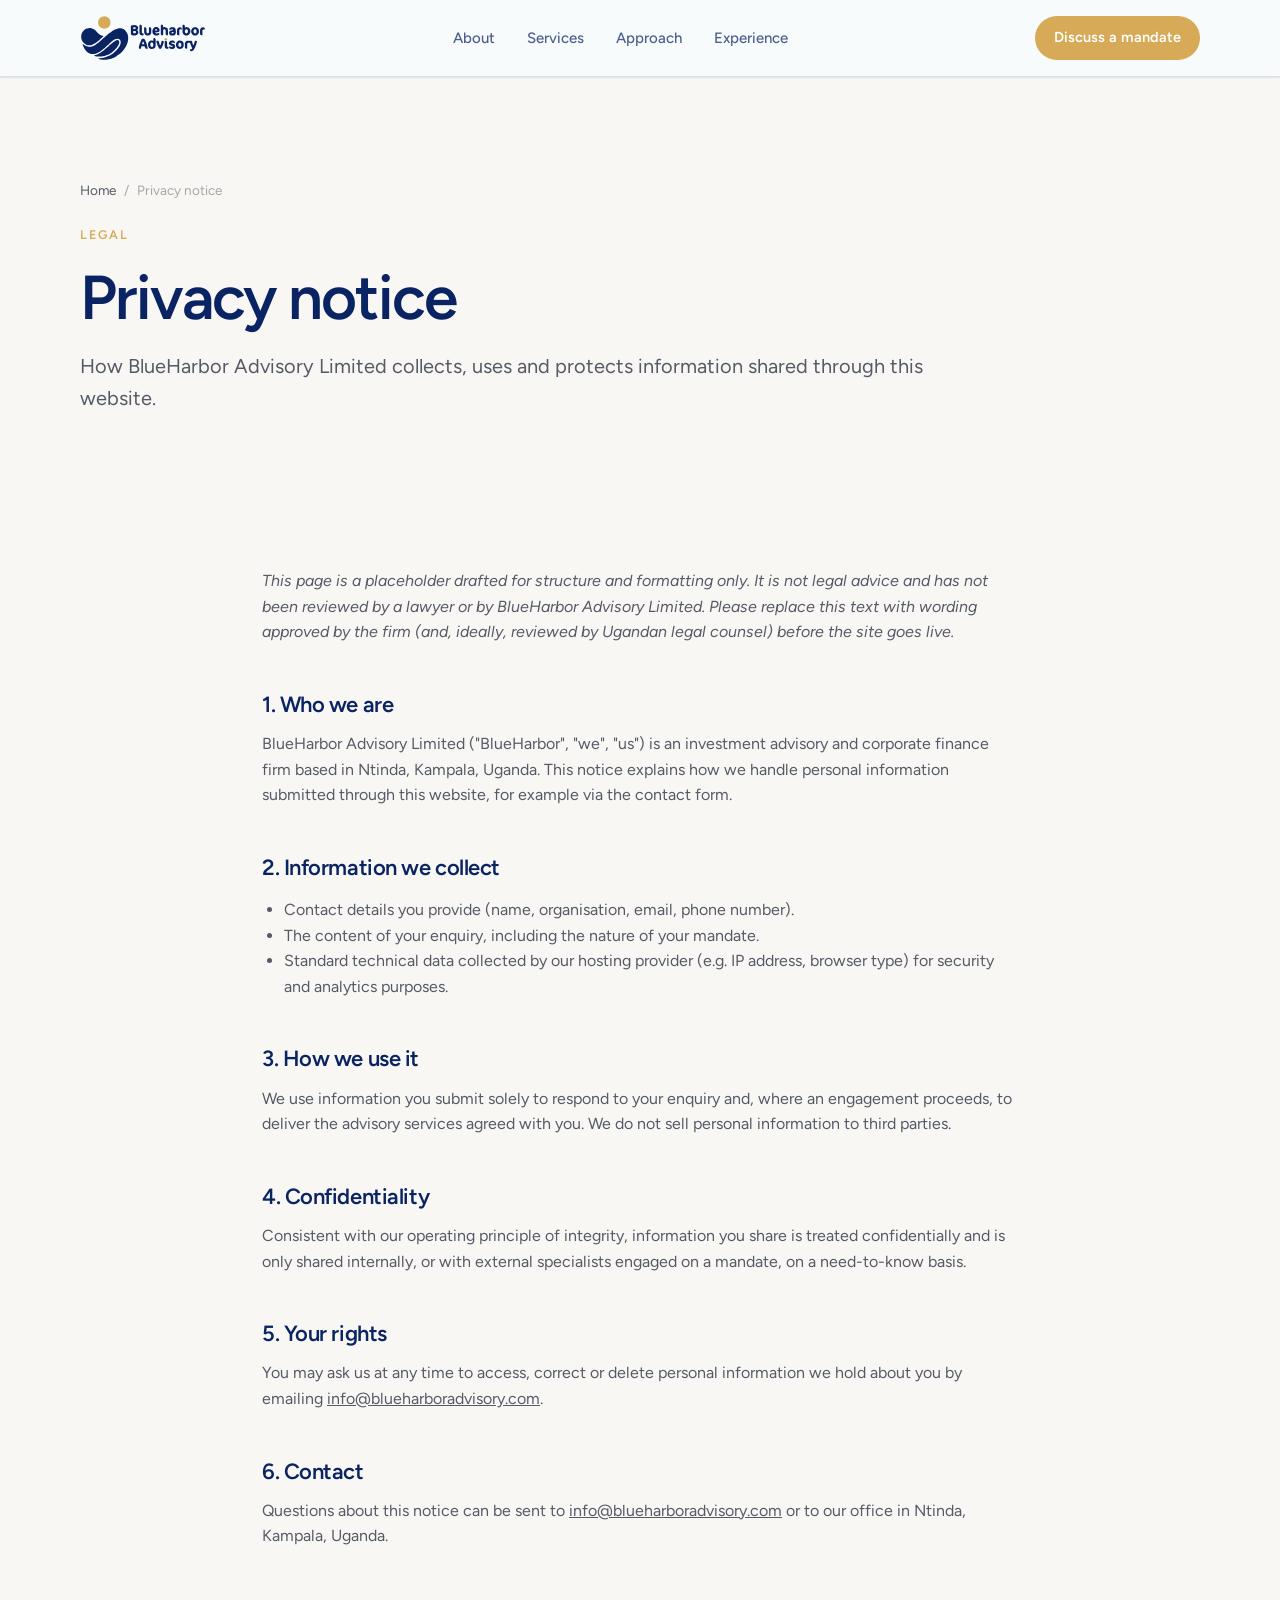
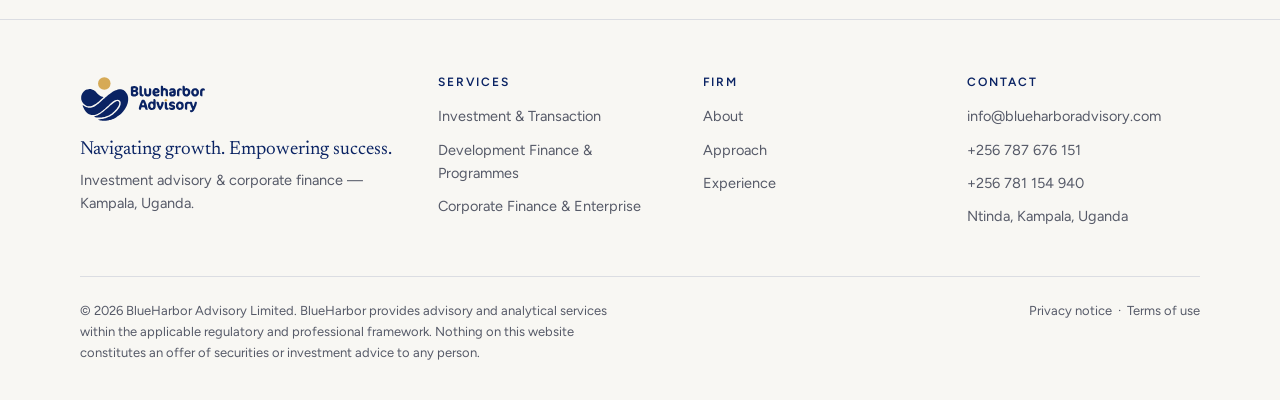
<file: privacy.html>
<!doctype html>
<html lang="en-UG">
<head>
<meta charset="utf-8">
<meta name="viewport" content="width=device-width, initial-scale=1, viewport-fit=cover">
<meta name="format-detection" content="telephone=no">
<title>Privacy Notice — BlueHarbor Advisory</title>
<meta name="description" content="How BlueHarbor Advisory Limited handles personal information.">
<link rel="canonical" href="https://blueharboradvisory.com/privacy.html">
<meta name="theme-color" content="#F8F7F3">
<link rel="icon" href="/favicon.ico" sizes="32x32">
<link rel="icon" type="image/svg+xml" href="/assets/brand/favicon.svg">
<link rel="icon" type="image/png" sizes="32x32" href="/assets/brand/favicon-32.png">
<link rel="apple-touch-icon" href="/assets/brand/apple-touch-icon.png">
<link rel="manifest" href="/site.webmanifest">
<meta property="og:type" content="website">
<meta property="og:site_name" content="BlueHarbor Advisory Limited">
<meta property="og:title" content="Privacy Notice — BlueHarbor Advisory">
<meta property="og:description" content="How BlueHarbor Advisory Limited handles personal information.">
<meta property="og:url" content="https://blueharboradvisory.com/privacy.html">
<meta property="og:image" content="https://blueharboradvisory.com/assets/brand/og-image.png">
<meta property="og:locale" content="en_UG">
<meta name="twitter:card" content="summary_large_image">
<meta name="twitter:title" content="Privacy Notice — BlueHarbor Advisory">
<meta name="twitter:description" content="How BlueHarbor Advisory Limited handles personal information.">
<meta name="twitter:image" content="https://blueharboradvisory.com/assets/brand/og-image.png">
<link rel="preconnect" href="https://fonts.googleapis.com">
<link rel="preconnect" href="https://fonts.gstatic.com" crossorigin>
<link href="https://fonts.googleapis.com/css2?family=Figtree:wght@400;500;600;700&family=Newsreader:ital,opsz,wght@0,6..72,400;0,6..72,500;1,6..72,400;1,6..72,500&display=swap" rel="stylesheet">
<link rel="stylesheet" href="/css/styles.css">
<script type="application/ld+json">{"@context": "https://schema.org", "@type": "FinancialService", "name": "BlueHarbor Advisory Limited", "alternateName": "BlueHarbor Advisory", "url": "https://blueharboradvisory.com/", "logo": "https://blueharboradvisory.com/assets/brand/logo-mark.svg", "image": "https://blueharboradvisory.com/assets/brand/og-image.png", "description": "BlueHarbor Advisory Limited connects growth-oriented businesses with suitable sources of capital and supports investors through informed transaction decisions across Uganda and East Africa.", "email": "info@blueharboradvisory.com", "telephone": "+256 787 676 151", "address": {"@type": "PostalAddress", "addressLocality": "Ntinda, Kampala", "addressCountry": "UG"}, "areaServed": ["Uganda", "East Africa"]}</script>
<script>document.documentElement.classList.add('js-early')</script>
</head>
<body>
<a href="#main" class="skip">Skip to content</a>
<div class="scroll-progress" aria-hidden="true"></div>
<button class="to-top" id="toTop" aria-label="Back to top"><svg viewBox="0 0 24 24" fill="none" stroke="currentColor" stroke-width="2" stroke-linecap="round" stroke-linejoin="round"><path d="M12 19V5M6 11l6-6 6 6"/></svg></button>

<header class="nav" id="nav" data-solid="true">
  <div class="container nav-inner">
    <a href="/" class="logo" aria-label="BlueHarbor Advisory — home">
      <svg class="logo-lockup" aria-hidden="true" xmlns="http://www.w3.org/2000/svg" viewBox="101.0 31.0 867.0 316.0"><path d="M253.25 338.51C252.49 338.39 251.48 338.16 251.00 338.00C250.52 337.84 248.83 337.62 247.25 337.50C245.32 337.36 243.02 336.96 240.25 336.27C237.98 335.71 235.87 335.25 235.55 335.25C235.24 335.25 234.00 335.02 232.80 334.73C226.30 333.18 225.75 332.96 225.75 331.88C225.75 330.54 227.44 329.84 231.25 329.61C232.69 329.52 234.31 329.34 234.85 329.21C235.39 329.07 237.58 328.75 239.73 328.50C244.38 327.95 246.54 327.63 249.88 326.98C251.25 326.71 252.83 326.50 253.39 326.50C253.94 326.50 255.35 326.16 256.51 325.75C257.67 325.35 258.98 325.01 259.41 325.00C259.84 325.00 260.62 324.85 261.16 324.66C261.69 324.47 262.69 324.24 263.38 324.14C265.46 323.83 269.72 322.78 272.50 321.88C273.94 321.41 276.02 320.78 277.12 320.48C283.54 318.73 300.92 311.51 304.51 309.10C305.12 308.69 307.06 307.65 308.81 306.78C312.71 304.86 325.31 296.55 329.38 293.21C330.20 292.53 331.89 291.15 333.14 290.14C335.58 288.16 344.43 279.83 347.51 276.60C348.55 275.51 350.75 273.22 352.40 271.50C354.05 269.78 356.21 267.31 357.21 266.00C358.20 264.69 359.60 262.94 360.32 262.11C369.49 251.47 377.41 236.82 379.78 226.08C380.39 223.34 380.56 213.59 380.02 212.18C379.88 211.80 379.59 210.75 379.38 209.85C378.88 207.70 376.59 203.26 375.04 201.43C370.70 196.29 365.16 193.87 357.75 193.88C348.26 193.89 334.06 200.13 325.01 208.27C323.70 209.45 321.99 210.91 321.22 211.52C318.94 213.32 311.32 219.95 308.75 222.38C307.43 223.61 304.73 226.09 302.74 227.88C300.76 229.66 297.44 232.76 295.38 234.77C293.31 236.77 291.01 238.90 290.25 239.51C289.49 240.11 286.96 242.41 284.62 244.62C282.29 246.83 279.19 249.64 277.75 250.87C276.31 252.09 274.11 254.07 272.88 255.26C271.64 256.45 269.98 257.90 269.18 258.47C268.39 259.05 267.21 259.99 266.56 260.57C265.91 261.15 264.25 262.52 262.87 263.61C261.50 264.70 259.31 266.44 258.00 267.49C256.69 268.54 255.01 269.84 254.25 270.38C253.49 270.92 252.06 272.01 251.06 272.80C248.36 274.93 239.61 280.91 236.68 282.62C235.27 283.45 233.50 284.53 232.75 285.02C231.99 285.52 230.25 286.53 228.88 287.26C227.50 287.99 225.42 289.14 224.25 289.80C223.08 290.47 221.23 291.36 220.14 291.78C219.04 292.20 217.30 292.97 216.26 293.49C211.69 295.76 204.01 298.16 199.75 298.63C198.86 298.73 197.32 299.01 196.33 299.26C193.61 299.95 179.97 299.80 177.38 299.05C176.41 298.78 174.56 298.30 173.25 298.00C167.98 296.77 159.54 292.65 155.39 289.28C154.44 288.51 152.98 287.32 152.14 286.64C149.23 284.29 146.83 282.00 145.11 279.95C144.16 278.82 142.58 277.04 141.61 276.01C140.64 274.97 139.41 273.45 138.89 272.63C138.36 271.80 137.45 270.54 136.86 269.81C136.27 269.09 134.57 266.53 133.08 264.12C129.46 258.25 129.09 257.60 128.49 256.00C128.21 255.24 127.12 253.05 126.07 251.12C124.40 248.04 122.96 244.77 119.86 237.00C118.78 234.29 118.75 233.21 119.73 232.23C120.92 231.04 122.10 231.42 125.03 233.95C130.16 238.38 140.69 244.24 146.93 246.13C150.31 247.16 155.74 248.50 156.54 248.50C156.86 248.50 158.03 248.73 159.12 249.00C164.89 250.42 178.00 248.95 187.00 245.86C193.20 243.74 201.63 239.63 206.50 236.37C208.49 235.03 211.12 233.26 212.34 232.44C215.43 230.37 222.05 225.51 224.00 223.89C224.89 223.14 226.09 222.20 226.65 221.79C227.22 221.38 228.40 220.38 229.28 219.57C230.16 218.76 231.61 217.49 232.50 216.76C233.39 216.02 235.25 214.38 236.62 213.11C238.00 211.85 239.97 210.13 241.00 209.31C242.03 208.48 243.49 207.16 244.25 206.38C245.45 205.12 251.02 200.19 257.93 194.25C259.14 193.22 261.30 191.24 262.75 189.85C264.19 188.46 266.74 186.19 268.40 184.80C270.07 183.41 272.75 181.03 274.36 179.51C275.98 177.99 277.40 176.75 277.53 176.75C277.66 176.75 279.14 175.42 280.82 173.81C282.50 172.19 284.76 170.21 285.83 169.41C286.91 168.62 288.43 167.38 289.21 166.66C289.99 165.95 291.56 164.64 292.71 163.74C297.03 160.38 297.77 159.79 299.42 158.33C300.36 157.51 302.98 155.51 305.25 153.88C307.52 152.25 310.62 149.99 312.14 148.85C313.66 147.71 315.80 146.26 316.89 145.62C317.98 144.97 319.49 143.99 320.25 143.42C321.51 142.48 323.35 141.31 328.89 137.92C331.83 136.12 336.37 133.61 338.50 132.59C346.45 128.81 346.87 128.63 352.62 126.59C357.31 124.93 365.37 122.99 369.62 122.50C375.14 121.86 377.21 121.76 379.15 122.01C380.24 122.15 382.02 122.38 383.12 122.52C389.97 123.40 399.74 127.20 403.75 130.54C404.23 130.94 405.41 131.90 406.38 132.68C408.59 134.46 413.25 139.19 414.57 141.00C415.13 141.76 416.16 142.99 416.87 143.75C418.69 145.70 422.50 151.21 422.50 151.90C422.50 151.98 423.18 153.26 424.01 154.75C427.04 160.19 428.10 163.18 431.01 174.50C432.43 180.00 432.47 197.94 431.08 204.88C430.86 205.97 430.54 207.72 430.37 208.75C429.86 211.84 429.28 214.47 428.48 217.38C428.06 218.89 427.50 220.97 427.22 222.00C426.94 223.03 426.12 225.28 425.39 227.00C424.65 228.72 423.55 231.42 422.93 233.01C420.56 239.11 417.79 244.72 414.13 250.88C413.48 251.97 412.21 254.11 411.31 255.62C409.74 258.28 406.48 262.86 402.70 267.72C401.69 269.00 400.02 271.17 398.98 272.53C395.66 276.87 378.17 294.69 375.00 296.97C374.38 297.42 372.86 298.67 371.62 299.75C367.19 303.63 358.18 309.94 351.39 313.92C348.91 315.38 346.43 316.88 345.88 317.25C345.32 317.62 343.52 318.63 341.88 319.49C340.23 320.36 338.03 321.54 337.00 322.13C335.97 322.72 333.94 323.62 332.50 324.13C331.06 324.64 329.14 325.43 328.25 325.87C327.36 326.32 325.61 327.05 324.38 327.50C323.14 327.94 321.17 328.71 320.00 329.19C317.36 330.28 314.34 331.21 308.88 332.61C306.54 333.21 304.30 333.83 303.91 333.98C303.21 334.25 300.15 334.94 295.00 336.00C293.56 336.29 291.52 336.75 290.48 337.02C289.44 337.28 287.81 337.50 286.86 337.50C285.90 337.50 284.23 337.73 283.12 338.00C280.91 338.55 256.19 338.97 253.25 338.51Z M225.88 316.49C222.27 316.38 219.77 316.18 218.62 315.91C217.66 315.69 216.31 315.51 215.62 315.50C214.94 315.50 213.97 315.39 213.48 315.25C212.46 314.96 207.90 314.10 205.51 313.73C203.09 313.36 199.31 312.05 198.87 311.42C197.57 309.57 199.08 308.24 203.62 307.25C205.00 306.95 206.83 306.42 207.69 306.08C208.55 305.74 210.63 304.98 212.31 304.38C222.65 300.72 236.09 293.60 246.50 286.25C248.77 284.65 251.19 282.96 251.88 282.50C252.56 282.03 254.26 280.74 255.65 279.61C257.04 278.49 258.73 277.20 259.40 276.75C260.07 276.29 261.30 275.34 262.12 274.63C262.95 273.92 264.07 273.02 264.62 272.62C265.18 272.23 266.36 271.27 267.25 270.50C268.14 269.72 269.55 268.60 270.38 268.01C271.20 267.41 272.61 266.23 273.50 265.39C274.39 264.54 276.31 262.91 277.75 261.75C280.82 259.30 285.30 255.40 286.38 254.25C286.79 253.81 288.02 252.76 289.12 251.93C290.23 251.10 291.80 249.84 292.62 249.14C293.45 248.44 294.64 247.46 295.26 246.96C295.88 246.46 297.69 244.83 299.28 243.34C300.87 241.85 302.89 240.09 303.77 239.44C304.65 238.78 306.39 237.32 307.63 236.19C309.83 234.18 311.76 232.54 315.71 229.31C316.76 228.44 318.37 227.06 319.29 226.24C320.20 225.42 321.89 224.05 323.04 223.19C326.74 220.40 328.34 219.15 329.49 218.09C333.25 214.67 344.34 207.57 348.79 205.73C358.52 201.72 365.51 203.31 369.18 210.40C370.52 212.97 370.84 214.94 370.69 219.61C370.54 224.55 369.05 229.75 366.26 235.12C364.57 238.38 359.86 246.03 358.49 247.77C357.49 249.02 355.06 252.41 354.35 253.55C354.03 254.05 353.28 255.02 352.69 255.69C351.57 256.98 348.44 260.96 346.82 263.17C345.65 264.75 335.84 274.71 331.16 279.05C327.88 282.09 326.04 283.62 322.28 286.38C321.35 287.06 319.97 288.14 319.23 288.78C318.48 289.41 316.75 290.67 315.38 291.57C314.00 292.47 312.09 293.76 311.12 294.45C309.10 295.88 304.33 298.57 301.25 300.02C300.08 300.57 298.06 301.57 296.75 302.24C295.44 302.91 293.22 303.92 291.80 304.48C290.39 305.05 288.47 305.88 287.55 306.34C285.66 307.28 280.08 309.17 274.12 310.88C269.56 312.19 267.10 312.75 259.88 314.12C258.64 314.35 256.52 314.82 255.18 315.15C253.83 315.48 252.22 315.75 251.60 315.75C250.99 315.75 249.67 315.91 248.68 316.10C246.49 316.53 233.99 316.74 225.88 316.49Z M156.88 239.34C156.60 239.28 155.76 239.08 155.00 238.89C154.24 238.70 153.08 238.47 152.41 238.38C148.70 237.87 139.47 233.54 135.67 230.53C135.04 230.03 133.37 228.71 131.95 227.59C123.64 221.04 115.88 209.78 112.18 198.88C109.15 189.97 109.26 190.63 109.22 181.88C109.16 170.82 109.52 168.47 112.66 159.00C115.37 150.84 123.28 139.82 130.75 133.82C134.62 130.71 143.55 125.67 147.38 124.43C150.36 123.46 155.94 122.06 157.50 121.88C158.26 121.79 160.00 121.47 161.38 121.17C164.72 120.44 173.85 120.36 175.88 121.05C176.56 121.28 177.69 121.55 178.38 121.64C182.86 122.23 192.58 126.36 197.10 129.61C200.62 132.13 211.78 141.75 212.04 142.48C212.23 143.02 222.23 153.34 223.62 154.44C224.45 155.09 226.09 156.54 227.26 157.67C235.83 165.90 245.32 170.88 256.25 172.88C260.79 173.72 261.75 174.26 261.75 176.02C261.75 177.19 259.13 180.08 254.50 184.00C253.47 184.87 251.67 186.51 250.50 187.63C249.33 188.75 247.59 190.32 246.62 191.12C245.66 191.91 243.13 194.21 241.00 196.22C238.87 198.23 236.56 200.33 235.88 200.88C235.19 201.43 233.67 202.76 232.50 203.85C231.33 204.93 229.53 206.47 228.50 207.26C227.47 208.05 226.23 209.11 225.75 209.62C225.27 210.13 224.20 211.01 223.38 211.57C222.55 212.13 220.54 213.66 218.91 214.98C215.08 218.06 214.74 218.31 210.88 220.84C209.09 222.00 206.11 224.03 204.25 225.34C196.62 230.73 180.56 237.91 174.50 238.64C173.74 238.73 172.18 238.96 171.03 239.15C169.08 239.48 158.23 239.62 156.88 239.34Z M863.49 280.14C858.53 278.31 855.34 274.08 855.83 269.97C856.15 267.27 857.01 266.83 862.58 266.51C868.23 266.19 869.77 265.24 871.07 261.32C871.96 258.64 871.97 258.73 870.39 255.58C868.63 252.07 866.49 247.18 864.99 243.25C864.34 241.53 863.08 238.55 862.19 236.62C861.22 234.52 859.96 231.14 859.03 228.12C856.68 220.51 855.93 219.33 854.65 221.26C853.43 223.10 851.97 223.33 848.76 222.20C845.35 221.00 841.00 222.05 839.26 224.49C837.80 226.53 837.68 228.02 837.65 244.75C837.62 261.73 837.63 261.60 836.07 262.65C833.35 264.48 826.64 263.03 823.94 260.02C821.76 257.60 821.77 257.69 821.69 240.12C821.62 224.88 821.62 224.88 822.32 222.15C823.94 215.80 827.24 211.70 832.78 209.14C837.81 206.82 844.87 206.71 850.21 208.87L852.51 209.80L853.90 208.85C855.48 207.76 858.59 207.39 862.92 207.77C867.11 208.14 870.78 211.22 871.50 214.97C871.80 216.56 872.37 218.83 873.52 223.00C873.95 224.58 874.63 227.13 875.02 228.67C875.98 232.44 878.69 237.80 880.00 238.50C881.24 239.17 883.57 234.31 885.37 227.25C886.32 223.54 886.82 221.71 887.72 218.62C888.00 217.66 888.30 216.37 888.38 215.75C888.47 215.13 888.77 213.78 889.04 212.75C890.33 207.90 890.66 207.62 895.12 207.63C899.93 207.65 901.93 208.54 903.32 211.29C905.01 214.63 904.84 215.80 900.99 228.00C898.41 236.14 898.04 237.22 897.06 239.41C895.84 242.10 894.10 246.67 892.60 251.12C891.99 252.90 890.95 255.32 890.28 256.49C889.61 257.67 888.41 260.03 887.61 261.75C881.54 274.78 875.17 280.54 866.88 280.48C865.48 280.47 863.98 280.32 863.49 280.14Z M588.11 263.76C578.51 260.96 572.36 254.85 569.62 245.40C568.51 241.56 568.23 238.67 568.41 233.00C568.76 221.71 573.30 213.45 581.50 209.14C586.54 206.49 594.39 205.77 599.00 207.53C604.96 209.81 605.25 209.41 605.25 198.73C605.25 191.74 605.37 190.92 606.54 190.16C608.70 188.76 615.11 190.05 617.75 192.42C621.27 195.59 621.57 199.19 620.98 231.38C620.74 244.75 620.44 246.90 618.14 252.11C616.56 255.68 612.80 259.61 609.10 261.54C603.73 264.35 593.74 265.41 588.11 263.76Z M727.75 264.25C720.44 263.29 714.80 259.49 713.74 254.84C713.21 252.53 713.01 248.21 713.39 247.31C714.07 245.66 715.38 245.69 718.79 247.41C721.08 248.56 722.26 248.90 727.18 249.78C733.85 250.97 738.52 249.56 738.49 246.38C738.48 245.14 736.90 243.29 735.54 242.90C733.81 242.41 730.42 241.67 728.70 241.39C719.40 239.92 714.40 236.59 712.36 230.50C710.47 224.84 712.39 218.04 717.24 213.30C720.31 210.30 721.54 209.57 726.25 207.98C733.51 205.53 741.31 205.97 747.32 209.17C751.71 211.51 754.12 216.13 753.68 221.36C753.42 224.57 752.43 225.25 749.80 224.05C746.89 222.72 744.93 222.02 743.12 221.65C742.16 221.46 740.53 221.11 739.50 220.88C733.69 219.56 727.23 222.31 728.47 225.56C728.97 226.85 731.88 228.08 735.39 228.49C739.84 229.02 743.23 230.00 747.14 231.91C755.67 236.06 757.79 248.44 751.42 256.89C747.10 262.63 737.67 265.56 727.75 264.25Z M782.25 264.32C771.86 262.51 763.46 254.74 760.96 244.62C760.23 241.67 760.15 231.25 760.83 227.80C762.35 220.11 768.17 212.51 775.12 209.12C782.98 205.28 794.33 205.72 801.35 210.13C811.82 216.71 815.90 228.66 812.84 243.84C810.90 253.49 803.36 261.57 794.49 263.51C790.26 264.44 784.93 264.79 782.25 264.32Z M650.41 263.72C646.97 263.22 643.33 259.38 640.00 252.74C639.27 251.30 638.13 249.15 637.46 247.95C636.79 246.76 635.78 244.58 635.23 243.11C634.68 241.63 634.06 240.10 633.85 239.71C633.49 239.00 632.39 235.89 629.49 227.38C628.07 223.21 627.24 219.99 626.63 216.25C626.46 215.22 626.17 213.52 625.99 212.48C625.62 210.31 625.98 209.13 627.33 208.14C628.42 207.34 635.46 207.40 637.57 208.22C640.88 209.52 643.09 212.67 643.73 217.00C644.17 219.99 644.99 223.26 647.38 231.50C648.67 235.95 650.81 240.00 651.88 240.00C652.96 240.00 655.31 235.83 656.16 232.40C656.36 231.56 656.97 229.47 657.50 227.75C659.16 222.39 660.02 219.20 660.39 217.00C660.59 215.83 660.92 214.14 661.12 213.25C661.32 212.36 661.49 211.34 661.50 211.00C661.51 209.16 663.23 207.87 665.96 207.63C671.08 207.20 674.97 208.62 675.98 211.31C676.45 212.56 676.40 217.91 675.90 220.12C673.06 232.57 664.67 252.05 658.70 260.05C655.73 264.03 654.93 264.39 650.41 263.72Z M558.46 263.38C551.89 262.27 549.04 259.48 548.49 253.60C548.04 248.90 546.69 246.94 543.68 246.63C540.06 246.25 524.40 246.59 523.68 247.07C522.84 247.62 522.06 249.11 521.87 250.54C521.79 251.14 521.51 252.69 521.25 254.00C520.99 255.31 520.66 256.99 520.51 257.75C519.66 262.10 518.15 263.35 513.76 263.35C509.75 263.34 507.86 262.44 506.31 259.79C505.06 257.66 505.14 251.82 506.48 246.35C508.47 238.29 509.50 234.61 510.39 232.38C510.89 231.14 512.00 228.04 512.86 225.50C514.85 219.63 515.71 217.46 518.32 211.75C524.27 198.74 523.64 199.94 526.33 196.57C528.72 193.58 529.70 193.29 535.88 193.70C540.60 194.02 541.60 194.42 544.39 197.06C545.56 198.17 546.90 199.72 547.37 200.52C549.00 203.30 553.88 214.97 555.62 220.25C556.23 222.11 557.35 225.38 558.10 227.52C558.84 229.67 559.75 232.70 560.10 234.27C560.80 237.34 561.35 239.40 562.38 242.75C563.15 245.29 563.94 248.92 564.27 251.50C564.40 252.53 564.72 254.22 564.98 255.25C566.18 259.95 566.19 261.50 565.05 262.56C563.73 263.78 562.08 263.99 558.46 263.38Z M696.38 263.51C690.63 262.67 685.59 258.07 684.16 252.38C683.08 248.02 683.08 212.54 684.16 210.32C686.08 206.41 694.29 208.03 697.43 212.94C699.38 216.00 699.32 215.46 699.42 231.12C699.51 246.28 699.54 246.76 700.23 247.91C700.80 248.84 703.73 250.15 706.09 250.53C708.97 250.99 709.38 251.59 709.37 255.38C709.35 259.53 708.16 261.72 705.25 262.98C703.82 263.59 698.97 263.88 696.38 263.51Z M598.60 250.23C600.03 249.83 602.07 247.67 603.13 245.44C604.87 241.79 605.24 232.28 603.80 228.55C601.64 222.97 598.67 220.64 593.75 220.63C588.69 220.62 585.70 223.88 584.27 230.95C583.78 233.34 584.20 239.01 584.97 240.44C585.12 240.72 585.54 241.78 585.91 242.79C587.15 246.25 589.74 249.03 592.72 250.13C593.83 250.54 597.27 250.59 598.60 250.23Z M791.87 248.88C795.30 247.18 797.36 242.57 797.30 236.70C797.19 225.77 794.47 221.96 786.50 221.58C781.66 221.35 779.77 222.72 777.94 227.77C775.52 234.49 776.77 243.71 780.58 247.15C782.85 249.21 783.83 249.53 787.62 249.45C790.26 249.39 791.06 249.28 791.87 248.88Z M539.37 232.24C542.99 231.71 543.07 230.92 540.26 223.64C539.73 222.26 538.87 219.79 538.35 218.16C535.79 210.13 534.15 210.66 530.24 220.75C526.69 229.89 526.61 231.78 529.76 232.24C531.76 232.53 537.36 232.53 539.37 232.24Z M563.75 172.32C551.07 170.14 545.04 164.80 542.22 153.25C541.52 150.38 541.52 150.38 541.49 134.71C541.47 117.86 541.49 117.59 542.76 116.36C543.54 115.62 543.54 115.62 546.96 115.63C551.04 115.63 552.69 116.22 554.92 118.44C557.46 120.99 557.35 120.31 557.52 134.62C557.66 146.22 557.71 147.28 558.20 149.32C559.55 154.88 561.78 157.04 566.38 157.21C570.11 157.35 572.06 156.08 573.79 152.38C574.61 150.62 574.61 150.62 574.74 134.25C574.90 115.89 574.82 116.61 576.69 115.83C578.27 115.17 583.53 115.46 585.14 116.30C587.15 117.35 588.88 119.07 589.80 120.95C590.62 122.61 590.62 122.61 590.62 137.37C590.62 153.50 590.63 153.40 588.76 158.85C586.62 165.08 579.77 170.83 573.40 171.77C572.42 171.92 570.95 172.14 570.12 172.26C568.62 172.49 564.92 172.53 563.75 172.32Z M623.25 172.24C610.03 170.11 601.51 162.58 598.88 150.69C598.07 147.05 598.45 138.20 599.58 134.23C601.07 128.99 602.13 126.88 605.01 123.38C614.49 111.86 633.27 110.95 642.86 121.55C644.54 123.41 647.14 128.36 647.37 130.16C647.45 130.83 647.69 132.07 647.89 132.93C648.57 135.85 647.87 140.54 646.36 143.15C644.35 146.65 638.89 149.30 633.03 149.63C631.71 149.71 629.84 149.88 628.88 150.02C627.91 150.16 625.33 150.36 623.12 150.48C617.45 150.78 616.33 151.39 617.38 153.60C619.95 159.01 633.82 159.88 641.53 155.13C644.98 153.00 646.43 154.27 646.19 159.21C645.91 165.05 642.23 169.34 636.25 170.82C630.59 172.21 626.11 172.70 623.25 172.24Z M829.75 172.31C818.36 171.41 809.36 163.49 806.01 151.43C805.21 148.54 805.12 100.82 805.91 99.46C807.09 97.44 810.79 96.98 814.92 98.34C819.51 99.85 821.16 103.00 821.47 110.88C821.74 117.54 821.97 117.78 826.38 116.04C831.13 114.16 832.80 113.89 836.90 114.37C845.11 115.33 850.68 119.15 855.47 127.10C860.86 136.05 860.67 147.53 854.93 158.88C852.06 164.55 843.68 170.90 838.12 171.61C837.44 171.69 836.37 171.87 835.75 171.99C834.37 172.27 831.27 172.44 829.75 172.31Z M888.25 172.24C883.67 171.79 882.32 171.34 877.38 168.61C871.43 165.34 866.57 158.07 864.90 149.96C864.16 146.34 864.70 138.21 866.00 133.62C869.24 122.13 877.25 115.55 889.33 114.46C900.98 113.41 909.29 117.80 915.44 128.24C919.66 135.41 919.30 152.14 914.79 158.85C910.57 165.13 909.42 166.29 904.81 168.97C902.60 170.25 901.64 170.60 898.53 171.25C897.21 171.53 895.51 171.92 894.76 172.13C893.33 172.52 891.41 172.55 888.25 172.24Z M730.50 171.49C725.44 171.02 719.47 167.94 716.63 164.31C709.23 154.90 713.09 141.87 724.33 138.28C728.50 136.95 730.64 136.55 739.25 135.51C742.39 135.13 743.36 134.07 742.49 131.97C740.44 127.03 725.59 127.35 719.70 132.46C717.61 134.28 715.76 134.13 715.15 132.10C714.84 131.07 715.42 125.69 716.02 124.12C717.31 120.73 721.72 117.25 726.99 115.49C729.70 114.58 739.56 114.37 742.92 115.14C751.11 117.04 756.02 121.78 758.67 130.38C759.60 133.37 759.78 155.19 758.90 157.75C756.23 165.53 749.57 170.96 742.00 171.52C738.77 171.76 733.34 171.75 730.50 171.49Z M465.62 171.23C457.23 169.82 452.27 165.77 450.75 159.11C450.62 158.53 450.51 147.06 450.49 132.45C450.46 107.42 450.47 106.77 450.95 105.69C452.08 103.13 455.62 101.78 462.25 101.39C463.69 101.31 465.61 101.08 466.50 100.88C468.45 100.45 477.95 100.36 480.03 100.76C480.77 100.90 482.33 101.12 483.50 101.24C490.80 102.03 497.79 107.59 499.71 114.13C501.78 121.19 500.40 127.36 495.57 132.58C493.99 134.28 493.99 134.27 497.67 138.46C502.78 144.29 503.50 151.22 499.77 158.88C496.40 165.78 490.71 169.68 482.10 171.00C478.59 171.53 468.29 171.68 465.62 171.23Z M521.69 170.75C518.71 169.74 516.18 168.43 514.83 167.18C512.08 164.65 509.69 157.34 509.67 151.38C509.56 129.31 509.94 99.76 510.32 99.17C510.93 98.24 512.10 97.71 513.99 97.50C519.57 96.90 523.64 99.42 525.53 104.64C526.07 106.12 526.07 106.20 526.02 127.75C525.95 158.26 525.66 156.90 532.42 157.45C537.70 157.87 538.62 158.64 538.62 162.64C538.62 166.83 536.60 169.74 532.81 170.98C530.18 171.85 524.58 171.73 521.69 170.75Z M776.00 170.85C770.76 170.02 768.17 167.67 767.51 163.12C767.12 160.45 767.06 136.93 767.43 133.82C767.92 129.82 768.47 127.53 769.43 125.57C774.54 115.09 790.17 111.23 797.90 118.55C799.68 120.23 800.29 121.73 800.44 124.75C800.69 129.84 799.45 131.19 795.50 130.12C792.43 129.30 788.17 129.74 786.32 131.07C783.61 133.01 783.55 133.57 783.52 155.70C783.50 169.84 783.50 169.85 781.98 170.64C780.85 171.22 778.78 171.30 776.00 170.85Z M935.36 170.88C929.75 170.11 926.88 167.48 926.01 162.29C925.60 159.88 925.78 135.35 926.22 132.50C927.92 121.47 934.60 115.60 946.28 114.84C954.46 114.30 960.35 120.14 959.39 127.83C959.07 130.41 957.80 130.97 954.15 130.12C952.43 129.72 947.53 129.81 946.34 130.26C945.16 130.71 943.53 132.50 943.00 133.94C942.00 136.61 941.58 150.23 942.09 163.38C942.39 171.20 941.88 171.77 935.36 170.88Z M662.85 170.66C660.28 170.01 657.97 168.11 656.93 165.78C656.35 164.50 656.04 126.69 656.45 107.57C656.67 97.27 656.36 97.92 661.10 97.79C664.10 97.71 664.25 97.73 666.16 98.52C671.37 100.67 671.97 101.78 672.24 109.88C672.50 117.30 672.62 117.46 676.46 115.65C680.18 113.89 681.46 113.72 686.02 114.38C692.91 115.38 697.52 117.87 701.11 122.50C702.60 124.42 702.93 125.16 703.65 128.07C703.99 129.48 704.57 131.47 704.92 132.50C705.62 134.52 705.72 139.73 705.43 161.25C705.31 170.51 705.19 170.77 700.89 170.96C695.70 171.18 691.84 169.20 690.11 165.42C689.52 164.12 689.52 164.12 689.49 151.62C689.47 138.27 689.37 136.83 688.26 134.20C687.22 131.71 686.27 130.66 684.11 129.59C680.30 127.71 677.01 128.49 674.44 131.88C672.33 134.67 672.42 133.81 672.24 152.12C672.07 169.64 672.11 169.14 670.75 170.38C670.06 171.00 664.94 171.18 662.85 170.66Z M740.51 157.22C742.78 156.01 743.33 155.07 743.46 152.13C743.57 149.44 743.36 148.88 742.04 148.32C739.89 147.42 734.13 148.15 731.58 149.64C728.42 151.49 729.33 156.13 733.14 157.59C735.61 158.54 738.30 158.40 740.51 157.22Z M835.89 156.83C838.51 155.95 841.61 151.89 842.25 148.49C842.67 146.28 842.57 138.31 842.10 136.73C840.60 131.70 836.59 128.50 831.76 128.50C828.70 128.50 824.57 131.85 822.56 135.96C821.62 137.88 821.62 137.88 821.54 142.43C821.45 147.67 821.65 148.98 822.93 151.55C824.25 154.19 826.04 155.80 828.88 156.92C830.05 157.38 834.44 157.33 835.89 156.83Z M895.27 156.87C900.22 155.15 901.87 150.81 901.49 140.50C901.27 134.60 899.35 131.42 894.81 129.46C889.53 127.18 885.22 129.25 881.93 135.64C881.13 137.19 880.61 142.20 880.98 144.79C881.85 150.95 883.87 154.70 887.26 156.44C889.11 157.40 893.12 157.61 895.27 156.87Z M480.17 155.72C484.51 154.32 486.31 150.51 484.90 145.68C483.83 141.98 481.86 141.17 473.96 141.14C466.21 141.12 466.88 140.50 466.68 147.78C466.49 154.57 466.76 155.27 469.92 156.15C471.71 156.66 478.11 156.38 480.17 155.72Z M624.88 138.00C625.42 137.87 626.82 137.64 627.97 137.49C631.40 137.06 632.50 136.10 632.50 133.55C632.50 127.70 622.09 126.23 617.51 131.42C615.70 133.48 615.26 136.51 616.64 137.41C617.86 138.21 622.58 138.55 624.88 138.00Z M478.22 127.35C482.43 126.58 484.12 124.77 484.12 121.08C484.12 118.70 484.12 118.70 482.83 117.50C480.43 115.30 478.35 114.63 473.88 114.63C467.85 114.64 466.78 115.48 466.55 120.39C466.37 124.33 467.42 126.97 469.33 127.39C472.03 127.99 474.85 127.97 478.22 127.35Z" fill="#0A2363"/><g fill="#D6AA56"><circle cx="268" cy="82.5" r="43"/><circle cx="691" cy="197.5" r="8.8"/></g></svg>

    </a>
    <nav aria-label="Primary">
      <ul class="nav-links">
        <li><a href="/about.html">About</a></li>
        <li><a href="/services.html">Services</a></li>
        <li><a href="/services.html#approach">Approach</a></li>
        <li><a href="/experience.html">Experience</a></li>
      </ul>
    </nav>
    <a href="/contact.html" class="btn btn-primary nav-cta">Discuss a mandate</a>
    <button class="menu-btn" id="menuBtn" aria-expanded="false" aria-controls="mobileMenu" aria-label="Open menu">
      <svg viewBox="0 0 24 24" fill="none" stroke="currentColor" stroke-width="1.8" stroke-linecap="round"><path d="M4 7h16M4 12h16M4 17h10"/></svg>
    </button>
  </div>
  <div class="mobile-menu" id="mobileMenu">
    <a href="/about.html">About</a><a href="/services.html">Services</a><a href="/services.html#approach">Approach</a><a href="/experience.html">Experience</a>
    <a href="/contact.html" class="btn btn-primary">Discuss a mandate</a>
  </div>
</header>

<main id="main">
<section class="page-hero on-dark">
  <div class="container">
    <div class="crumbs"><a href="/">Home</a><span>/</span><span>Privacy notice</span></div>
    <span class="eyebrow reveal">Legal</span>
    <h1 class="h2 reveal" data-d="1">Privacy notice</h1>
    <p class="lead reveal" data-d="2">How BlueHarbor Advisory Limited collects, uses and protects information shared through this website.</p>
  </div>
</section>
<section class="section">
  <div class="container legal">
    <p><em>This page is a placeholder drafted for structure and formatting only. It is not legal advice
and has not been reviewed by a lawyer or by BlueHarbor Advisory Limited. Please replace this text with
wording approved by the firm (and, ideally, reviewed by Ugandan legal counsel) before the site goes live.</em></p>
    <h2>1. Who we are</h2>
    <p>BlueHarbor Advisory Limited ("BlueHarbor", "we", "us") is an investment advisory and corporate finance firm based in
    Ntinda, Kampala, Uganda. This notice explains how we handle personal information submitted through
    this website, for example via the contact form.</p>
    <h2>2. Information we collect</h2>
    <ul>
      <li>Contact details you provide (name, organisation, email, phone number).</li>
      <li>The content of your enquiry, including the nature of your mandate.</li>
      <li>Standard technical data collected by our hosting provider (e.g. IP address, browser type) for security
      and analytics purposes.</li>
    </ul>
    <h2>3. How we use it</h2>
    <p>We use information you submit solely to respond to your enquiry and, where an engagement proceeds, to
    deliver the advisory services agreed with you. We do not sell personal information to third parties.</p>
    <h2>4. Confidentiality</h2>
    <p>Consistent with our operating principle of integrity, information you share is treated confidentially and
    is only shared internally, or with external specialists engaged on a mandate, on a need-to-know basis.</p>
    <h2>5. Your rights</h2>
    <p>You may ask us at any time to access, correct or delete personal information we hold about you by emailing
    <a href="mailto:info@blueharboradvisory.com">info@blueharboradvisory.com</a>.</p>
    <h2>6. Contact</h2>
    <p>Questions about this notice can be sent to <a href="mailto:info@blueharboradvisory.com">info@blueharboradvisory.com</a>
    or to our office in Ntinda, Kampala, Uganda.</p>
  </div>
</section>
</main>

<footer class="footer">
  <div class="container">
    <div class="footer-grid">
      <div>
        <a href="/" class="logo" aria-label="BlueHarbor Advisory">
          <svg class="logo-lockup" aria-hidden="true" xmlns="http://www.w3.org/2000/svg" viewBox="101.0 31.0 867.0 316.0"><path d="M253.25 338.51C252.49 338.39 251.48 338.16 251.00 338.00C250.52 337.84 248.83 337.62 247.25 337.50C245.32 337.36 243.02 336.96 240.25 336.27C237.98 335.71 235.87 335.25 235.55 335.25C235.24 335.25 234.00 335.02 232.80 334.73C226.30 333.18 225.75 332.96 225.75 331.88C225.75 330.54 227.44 329.84 231.25 329.61C232.69 329.52 234.31 329.34 234.85 329.21C235.39 329.07 237.58 328.75 239.73 328.50C244.38 327.95 246.54 327.63 249.88 326.98C251.25 326.71 252.83 326.50 253.39 326.50C253.94 326.50 255.35 326.16 256.51 325.75C257.67 325.35 258.98 325.01 259.41 325.00C259.84 325.00 260.62 324.85 261.16 324.66C261.69 324.47 262.69 324.24 263.38 324.14C265.46 323.83 269.72 322.78 272.50 321.88C273.94 321.41 276.02 320.78 277.12 320.48C283.54 318.73 300.92 311.51 304.51 309.10C305.12 308.69 307.06 307.65 308.81 306.78C312.71 304.86 325.31 296.55 329.38 293.21C330.20 292.53 331.89 291.15 333.14 290.14C335.58 288.16 344.43 279.83 347.51 276.60C348.55 275.51 350.75 273.22 352.40 271.50C354.05 269.78 356.21 267.31 357.21 266.00C358.20 264.69 359.60 262.94 360.32 262.11C369.49 251.47 377.41 236.82 379.78 226.08C380.39 223.34 380.56 213.59 380.02 212.18C379.88 211.80 379.59 210.75 379.38 209.85C378.88 207.70 376.59 203.26 375.04 201.43C370.70 196.29 365.16 193.87 357.75 193.88C348.26 193.89 334.06 200.13 325.01 208.27C323.70 209.45 321.99 210.91 321.22 211.52C318.94 213.32 311.32 219.95 308.75 222.38C307.43 223.61 304.73 226.09 302.74 227.88C300.76 229.66 297.44 232.76 295.38 234.77C293.31 236.77 291.01 238.90 290.25 239.51C289.49 240.11 286.96 242.41 284.62 244.62C282.29 246.83 279.19 249.64 277.75 250.87C276.31 252.09 274.11 254.07 272.88 255.26C271.64 256.45 269.98 257.90 269.18 258.47C268.39 259.05 267.21 259.99 266.56 260.57C265.91 261.15 264.25 262.52 262.87 263.61C261.50 264.70 259.31 266.44 258.00 267.49C256.69 268.54 255.01 269.84 254.25 270.38C253.49 270.92 252.06 272.01 251.06 272.80C248.36 274.93 239.61 280.91 236.68 282.62C235.27 283.45 233.50 284.53 232.75 285.02C231.99 285.52 230.25 286.53 228.88 287.26C227.50 287.99 225.42 289.14 224.25 289.80C223.08 290.47 221.23 291.36 220.14 291.78C219.04 292.20 217.30 292.97 216.26 293.49C211.69 295.76 204.01 298.16 199.75 298.63C198.86 298.73 197.32 299.01 196.33 299.26C193.61 299.95 179.97 299.80 177.38 299.05C176.41 298.78 174.56 298.30 173.25 298.00C167.98 296.77 159.54 292.65 155.39 289.28C154.44 288.51 152.98 287.32 152.14 286.64C149.23 284.29 146.83 282.00 145.11 279.95C144.16 278.82 142.58 277.04 141.61 276.01C140.64 274.97 139.41 273.45 138.89 272.63C138.36 271.80 137.45 270.54 136.86 269.81C136.27 269.09 134.57 266.53 133.08 264.12C129.46 258.25 129.09 257.60 128.49 256.00C128.21 255.24 127.12 253.05 126.07 251.12C124.40 248.04 122.96 244.77 119.86 237.00C118.78 234.29 118.75 233.21 119.73 232.23C120.92 231.04 122.10 231.42 125.03 233.95C130.16 238.38 140.69 244.24 146.93 246.13C150.31 247.16 155.74 248.50 156.54 248.50C156.86 248.50 158.03 248.73 159.12 249.00C164.89 250.42 178.00 248.95 187.00 245.86C193.20 243.74 201.63 239.63 206.50 236.37C208.49 235.03 211.12 233.26 212.34 232.44C215.43 230.37 222.05 225.51 224.00 223.89C224.89 223.14 226.09 222.20 226.65 221.79C227.22 221.38 228.40 220.38 229.28 219.57C230.16 218.76 231.61 217.49 232.50 216.76C233.39 216.02 235.25 214.38 236.62 213.11C238.00 211.85 239.97 210.13 241.00 209.31C242.03 208.48 243.49 207.16 244.25 206.38C245.45 205.12 251.02 200.19 257.93 194.25C259.14 193.22 261.30 191.24 262.75 189.85C264.19 188.46 266.74 186.19 268.40 184.80C270.07 183.41 272.75 181.03 274.36 179.51C275.98 177.99 277.40 176.75 277.53 176.75C277.66 176.75 279.14 175.42 280.82 173.81C282.50 172.19 284.76 170.21 285.83 169.41C286.91 168.62 288.43 167.38 289.21 166.66C289.99 165.95 291.56 164.64 292.71 163.74C297.03 160.38 297.77 159.79 299.42 158.33C300.36 157.51 302.98 155.51 305.25 153.88C307.52 152.25 310.62 149.99 312.14 148.85C313.66 147.71 315.80 146.26 316.89 145.62C317.98 144.97 319.49 143.99 320.25 143.42C321.51 142.48 323.35 141.31 328.89 137.92C331.83 136.12 336.37 133.61 338.50 132.59C346.45 128.81 346.87 128.63 352.62 126.59C357.31 124.93 365.37 122.99 369.62 122.50C375.14 121.86 377.21 121.76 379.15 122.01C380.24 122.15 382.02 122.38 383.12 122.52C389.97 123.40 399.74 127.20 403.75 130.54C404.23 130.94 405.41 131.90 406.38 132.68C408.59 134.46 413.25 139.19 414.57 141.00C415.13 141.76 416.16 142.99 416.87 143.75C418.69 145.70 422.50 151.21 422.50 151.90C422.50 151.98 423.18 153.26 424.01 154.75C427.04 160.19 428.10 163.18 431.01 174.50C432.43 180.00 432.47 197.94 431.08 204.88C430.86 205.97 430.54 207.72 430.37 208.75C429.86 211.84 429.28 214.47 428.48 217.38C428.06 218.89 427.50 220.97 427.22 222.00C426.94 223.03 426.12 225.28 425.39 227.00C424.65 228.72 423.55 231.42 422.93 233.01C420.56 239.11 417.79 244.72 414.13 250.88C413.48 251.97 412.21 254.11 411.31 255.62C409.74 258.28 406.48 262.86 402.70 267.72C401.69 269.00 400.02 271.17 398.98 272.53C395.66 276.87 378.17 294.69 375.00 296.97C374.38 297.42 372.86 298.67 371.62 299.75C367.19 303.63 358.18 309.94 351.39 313.92C348.91 315.38 346.43 316.88 345.88 317.25C345.32 317.62 343.52 318.63 341.88 319.49C340.23 320.36 338.03 321.54 337.00 322.13C335.97 322.72 333.94 323.62 332.50 324.13C331.06 324.64 329.14 325.43 328.25 325.87C327.36 326.32 325.61 327.05 324.38 327.50C323.14 327.94 321.17 328.71 320.00 329.19C317.36 330.28 314.34 331.21 308.88 332.61C306.54 333.21 304.30 333.83 303.91 333.98C303.21 334.25 300.15 334.94 295.00 336.00C293.56 336.29 291.52 336.75 290.48 337.02C289.44 337.28 287.81 337.50 286.86 337.50C285.90 337.50 284.23 337.73 283.12 338.00C280.91 338.55 256.19 338.97 253.25 338.51Z M225.88 316.49C222.27 316.38 219.77 316.18 218.62 315.91C217.66 315.69 216.31 315.51 215.62 315.50C214.94 315.50 213.97 315.39 213.48 315.25C212.46 314.96 207.90 314.10 205.51 313.73C203.09 313.36 199.31 312.05 198.87 311.42C197.57 309.57 199.08 308.24 203.62 307.25C205.00 306.95 206.83 306.42 207.69 306.08C208.55 305.74 210.63 304.98 212.31 304.38C222.65 300.72 236.09 293.60 246.50 286.25C248.77 284.65 251.19 282.96 251.88 282.50C252.56 282.03 254.26 280.74 255.65 279.61C257.04 278.49 258.73 277.20 259.40 276.75C260.07 276.29 261.30 275.34 262.12 274.63C262.95 273.92 264.07 273.02 264.62 272.62C265.18 272.23 266.36 271.27 267.25 270.50C268.14 269.72 269.55 268.60 270.38 268.01C271.20 267.41 272.61 266.23 273.50 265.39C274.39 264.54 276.31 262.91 277.75 261.75C280.82 259.30 285.30 255.40 286.38 254.25C286.79 253.81 288.02 252.76 289.12 251.93C290.23 251.10 291.80 249.84 292.62 249.14C293.45 248.44 294.64 247.46 295.26 246.96C295.88 246.46 297.69 244.83 299.28 243.34C300.87 241.85 302.89 240.09 303.77 239.44C304.65 238.78 306.39 237.32 307.63 236.19C309.83 234.18 311.76 232.54 315.71 229.31C316.76 228.44 318.37 227.06 319.29 226.24C320.20 225.42 321.89 224.05 323.04 223.19C326.74 220.40 328.34 219.15 329.49 218.09C333.25 214.67 344.34 207.57 348.79 205.73C358.52 201.72 365.51 203.31 369.18 210.40C370.52 212.97 370.84 214.94 370.69 219.61C370.54 224.55 369.05 229.75 366.26 235.12C364.57 238.38 359.86 246.03 358.49 247.77C357.49 249.02 355.06 252.41 354.35 253.55C354.03 254.05 353.28 255.02 352.69 255.69C351.57 256.98 348.44 260.96 346.82 263.17C345.65 264.75 335.84 274.71 331.16 279.05C327.88 282.09 326.04 283.62 322.28 286.38C321.35 287.06 319.97 288.14 319.23 288.78C318.48 289.41 316.75 290.67 315.38 291.57C314.00 292.47 312.09 293.76 311.12 294.45C309.10 295.88 304.33 298.57 301.25 300.02C300.08 300.57 298.06 301.57 296.75 302.24C295.44 302.91 293.22 303.92 291.80 304.48C290.39 305.05 288.47 305.88 287.55 306.34C285.66 307.28 280.08 309.17 274.12 310.88C269.56 312.19 267.10 312.75 259.88 314.12C258.64 314.35 256.52 314.82 255.18 315.15C253.83 315.48 252.22 315.75 251.60 315.75C250.99 315.75 249.67 315.91 248.68 316.10C246.49 316.53 233.99 316.74 225.88 316.49Z M156.88 239.34C156.60 239.28 155.76 239.08 155.00 238.89C154.24 238.70 153.08 238.47 152.41 238.38C148.70 237.87 139.47 233.54 135.67 230.53C135.04 230.03 133.37 228.71 131.95 227.59C123.64 221.04 115.88 209.78 112.18 198.88C109.15 189.97 109.26 190.63 109.22 181.88C109.16 170.82 109.52 168.47 112.66 159.00C115.37 150.84 123.28 139.82 130.75 133.82C134.62 130.71 143.55 125.67 147.38 124.43C150.36 123.46 155.94 122.06 157.50 121.88C158.26 121.79 160.00 121.47 161.38 121.17C164.72 120.44 173.85 120.36 175.88 121.05C176.56 121.28 177.69 121.55 178.38 121.64C182.86 122.23 192.58 126.36 197.10 129.61C200.62 132.13 211.78 141.75 212.04 142.48C212.23 143.02 222.23 153.34 223.62 154.44C224.45 155.09 226.09 156.54 227.26 157.67C235.83 165.90 245.32 170.88 256.25 172.88C260.79 173.72 261.75 174.26 261.75 176.02C261.75 177.19 259.13 180.08 254.50 184.00C253.47 184.87 251.67 186.51 250.50 187.63C249.33 188.75 247.59 190.32 246.62 191.12C245.66 191.91 243.13 194.21 241.00 196.22C238.87 198.23 236.56 200.33 235.88 200.88C235.19 201.43 233.67 202.76 232.50 203.85C231.33 204.93 229.53 206.47 228.50 207.26C227.47 208.05 226.23 209.11 225.75 209.62C225.27 210.13 224.20 211.01 223.38 211.57C222.55 212.13 220.54 213.66 218.91 214.98C215.08 218.06 214.74 218.31 210.88 220.84C209.09 222.00 206.11 224.03 204.25 225.34C196.62 230.73 180.56 237.91 174.50 238.64C173.74 238.73 172.18 238.96 171.03 239.15C169.08 239.48 158.23 239.62 156.88 239.34Z M863.49 280.14C858.53 278.31 855.34 274.08 855.83 269.97C856.15 267.27 857.01 266.83 862.58 266.51C868.23 266.19 869.77 265.24 871.07 261.32C871.96 258.64 871.97 258.73 870.39 255.58C868.63 252.07 866.49 247.18 864.99 243.25C864.34 241.53 863.08 238.55 862.19 236.62C861.22 234.52 859.96 231.14 859.03 228.12C856.68 220.51 855.93 219.33 854.65 221.26C853.43 223.10 851.97 223.33 848.76 222.20C845.35 221.00 841.00 222.05 839.26 224.49C837.80 226.53 837.68 228.02 837.65 244.75C837.62 261.73 837.63 261.60 836.07 262.65C833.35 264.48 826.64 263.03 823.94 260.02C821.76 257.60 821.77 257.69 821.69 240.12C821.62 224.88 821.62 224.88 822.32 222.15C823.94 215.80 827.24 211.70 832.78 209.14C837.81 206.82 844.87 206.71 850.21 208.87L852.51 209.80L853.90 208.85C855.48 207.76 858.59 207.39 862.92 207.77C867.11 208.14 870.78 211.22 871.50 214.97C871.80 216.56 872.37 218.83 873.52 223.00C873.95 224.58 874.63 227.13 875.02 228.67C875.98 232.44 878.69 237.80 880.00 238.50C881.24 239.17 883.57 234.31 885.37 227.25C886.32 223.54 886.82 221.71 887.72 218.62C888.00 217.66 888.30 216.37 888.38 215.75C888.47 215.13 888.77 213.78 889.04 212.75C890.33 207.90 890.66 207.62 895.12 207.63C899.93 207.65 901.93 208.54 903.32 211.29C905.01 214.63 904.84 215.80 900.99 228.00C898.41 236.14 898.04 237.22 897.06 239.41C895.84 242.10 894.10 246.67 892.60 251.12C891.99 252.90 890.95 255.32 890.28 256.49C889.61 257.67 888.41 260.03 887.61 261.75C881.54 274.78 875.17 280.54 866.88 280.48C865.48 280.47 863.98 280.32 863.49 280.14Z M588.11 263.76C578.51 260.96 572.36 254.85 569.62 245.40C568.51 241.56 568.23 238.67 568.41 233.00C568.76 221.71 573.30 213.45 581.50 209.14C586.54 206.49 594.39 205.77 599.00 207.53C604.96 209.81 605.25 209.41 605.25 198.73C605.25 191.74 605.37 190.92 606.54 190.16C608.70 188.76 615.11 190.05 617.75 192.42C621.27 195.59 621.57 199.19 620.98 231.38C620.74 244.75 620.44 246.90 618.14 252.11C616.56 255.68 612.80 259.61 609.10 261.54C603.73 264.35 593.74 265.41 588.11 263.76Z M727.75 264.25C720.44 263.29 714.80 259.49 713.74 254.84C713.21 252.53 713.01 248.21 713.39 247.31C714.07 245.66 715.38 245.69 718.79 247.41C721.08 248.56 722.26 248.90 727.18 249.78C733.85 250.97 738.52 249.56 738.49 246.38C738.48 245.14 736.90 243.29 735.54 242.90C733.81 242.41 730.42 241.67 728.70 241.39C719.40 239.92 714.40 236.59 712.36 230.50C710.47 224.84 712.39 218.04 717.24 213.30C720.31 210.30 721.54 209.57 726.25 207.98C733.51 205.53 741.31 205.97 747.32 209.17C751.71 211.51 754.12 216.13 753.68 221.36C753.42 224.57 752.43 225.25 749.80 224.05C746.89 222.72 744.93 222.02 743.12 221.65C742.16 221.46 740.53 221.11 739.50 220.88C733.69 219.56 727.23 222.31 728.47 225.56C728.97 226.85 731.88 228.08 735.39 228.49C739.84 229.02 743.23 230.00 747.14 231.91C755.67 236.06 757.79 248.44 751.42 256.89C747.10 262.63 737.67 265.56 727.75 264.25Z M782.25 264.32C771.86 262.51 763.46 254.74 760.96 244.62C760.23 241.67 760.15 231.25 760.83 227.80C762.35 220.11 768.17 212.51 775.12 209.12C782.98 205.28 794.33 205.72 801.35 210.13C811.82 216.71 815.90 228.66 812.84 243.84C810.90 253.49 803.36 261.57 794.49 263.51C790.26 264.44 784.93 264.79 782.25 264.32Z M650.41 263.72C646.97 263.22 643.33 259.38 640.00 252.74C639.27 251.30 638.13 249.15 637.46 247.95C636.79 246.76 635.78 244.58 635.23 243.11C634.68 241.63 634.06 240.10 633.85 239.71C633.49 239.00 632.39 235.89 629.49 227.38C628.07 223.21 627.24 219.99 626.63 216.25C626.46 215.22 626.17 213.52 625.99 212.48C625.62 210.31 625.98 209.13 627.33 208.14C628.42 207.34 635.46 207.40 637.57 208.22C640.88 209.52 643.09 212.67 643.73 217.00C644.17 219.99 644.99 223.26 647.38 231.50C648.67 235.95 650.81 240.00 651.88 240.00C652.96 240.00 655.31 235.83 656.16 232.40C656.36 231.56 656.97 229.47 657.50 227.75C659.16 222.39 660.02 219.20 660.39 217.00C660.59 215.83 660.92 214.14 661.12 213.25C661.32 212.36 661.49 211.34 661.50 211.00C661.51 209.16 663.23 207.87 665.96 207.63C671.08 207.20 674.97 208.62 675.98 211.31C676.45 212.56 676.40 217.91 675.90 220.12C673.06 232.57 664.67 252.05 658.70 260.05C655.73 264.03 654.93 264.39 650.41 263.72Z M558.46 263.38C551.89 262.27 549.04 259.48 548.49 253.60C548.04 248.90 546.69 246.94 543.68 246.63C540.06 246.25 524.40 246.59 523.68 247.07C522.84 247.62 522.06 249.11 521.87 250.54C521.79 251.14 521.51 252.69 521.25 254.00C520.99 255.31 520.66 256.99 520.51 257.75C519.66 262.10 518.15 263.35 513.76 263.35C509.75 263.34 507.86 262.44 506.31 259.79C505.06 257.66 505.14 251.82 506.48 246.35C508.47 238.29 509.50 234.61 510.39 232.38C510.89 231.14 512.00 228.04 512.86 225.50C514.85 219.63 515.71 217.46 518.32 211.75C524.27 198.74 523.64 199.94 526.33 196.57C528.72 193.58 529.70 193.29 535.88 193.70C540.60 194.02 541.60 194.42 544.39 197.06C545.56 198.17 546.90 199.72 547.37 200.52C549.00 203.30 553.88 214.97 555.62 220.25C556.23 222.11 557.35 225.38 558.10 227.52C558.84 229.67 559.75 232.70 560.10 234.27C560.80 237.34 561.35 239.40 562.38 242.75C563.15 245.29 563.94 248.92 564.27 251.50C564.40 252.53 564.72 254.22 564.98 255.25C566.18 259.95 566.19 261.50 565.05 262.56C563.73 263.78 562.08 263.99 558.46 263.38Z M696.38 263.51C690.63 262.67 685.59 258.07 684.16 252.38C683.08 248.02 683.08 212.54 684.16 210.32C686.08 206.41 694.29 208.03 697.43 212.94C699.38 216.00 699.32 215.46 699.42 231.12C699.51 246.28 699.54 246.76 700.23 247.91C700.80 248.84 703.73 250.15 706.09 250.53C708.97 250.99 709.38 251.59 709.37 255.38C709.35 259.53 708.16 261.72 705.25 262.98C703.82 263.59 698.97 263.88 696.38 263.51Z M598.60 250.23C600.03 249.83 602.07 247.67 603.13 245.44C604.87 241.79 605.24 232.28 603.80 228.55C601.64 222.97 598.67 220.64 593.75 220.63C588.69 220.62 585.70 223.88 584.27 230.95C583.78 233.34 584.20 239.01 584.97 240.44C585.12 240.72 585.54 241.78 585.91 242.79C587.15 246.25 589.74 249.03 592.72 250.13C593.83 250.54 597.27 250.59 598.60 250.23Z M791.87 248.88C795.30 247.18 797.36 242.57 797.30 236.70C797.19 225.77 794.47 221.96 786.50 221.58C781.66 221.35 779.77 222.72 777.94 227.77C775.52 234.49 776.77 243.71 780.58 247.15C782.85 249.21 783.83 249.53 787.62 249.45C790.26 249.39 791.06 249.28 791.87 248.88Z M539.37 232.24C542.99 231.71 543.07 230.92 540.26 223.64C539.73 222.26 538.87 219.79 538.35 218.16C535.79 210.13 534.15 210.66 530.24 220.75C526.69 229.89 526.61 231.78 529.76 232.24C531.76 232.53 537.36 232.53 539.37 232.24Z M563.75 172.32C551.07 170.14 545.04 164.80 542.22 153.25C541.52 150.38 541.52 150.38 541.49 134.71C541.47 117.86 541.49 117.59 542.76 116.36C543.54 115.62 543.54 115.62 546.96 115.63C551.04 115.63 552.69 116.22 554.92 118.44C557.46 120.99 557.35 120.31 557.52 134.62C557.66 146.22 557.71 147.28 558.20 149.32C559.55 154.88 561.78 157.04 566.38 157.21C570.11 157.35 572.06 156.08 573.79 152.38C574.61 150.62 574.61 150.62 574.74 134.25C574.90 115.89 574.82 116.61 576.69 115.83C578.27 115.17 583.53 115.46 585.14 116.30C587.15 117.35 588.88 119.07 589.80 120.95C590.62 122.61 590.62 122.61 590.62 137.37C590.62 153.50 590.63 153.40 588.76 158.85C586.62 165.08 579.77 170.83 573.40 171.77C572.42 171.92 570.95 172.14 570.12 172.26C568.62 172.49 564.92 172.53 563.75 172.32Z M623.25 172.24C610.03 170.11 601.51 162.58 598.88 150.69C598.07 147.05 598.45 138.20 599.58 134.23C601.07 128.99 602.13 126.88 605.01 123.38C614.49 111.86 633.27 110.95 642.86 121.55C644.54 123.41 647.14 128.36 647.37 130.16C647.45 130.83 647.69 132.07 647.89 132.93C648.57 135.85 647.87 140.54 646.36 143.15C644.35 146.65 638.89 149.30 633.03 149.63C631.71 149.71 629.84 149.88 628.88 150.02C627.91 150.16 625.33 150.36 623.12 150.48C617.45 150.78 616.33 151.39 617.38 153.60C619.95 159.01 633.82 159.88 641.53 155.13C644.98 153.00 646.43 154.27 646.19 159.21C645.91 165.05 642.23 169.34 636.25 170.82C630.59 172.21 626.11 172.70 623.25 172.24Z M829.75 172.31C818.36 171.41 809.36 163.49 806.01 151.43C805.21 148.54 805.12 100.82 805.91 99.46C807.09 97.44 810.79 96.98 814.92 98.34C819.51 99.85 821.16 103.00 821.47 110.88C821.74 117.54 821.97 117.78 826.38 116.04C831.13 114.16 832.80 113.89 836.90 114.37C845.11 115.33 850.68 119.15 855.47 127.10C860.86 136.05 860.67 147.53 854.93 158.88C852.06 164.55 843.68 170.90 838.12 171.61C837.44 171.69 836.37 171.87 835.75 171.99C834.37 172.27 831.27 172.44 829.75 172.31Z M888.25 172.24C883.67 171.79 882.32 171.34 877.38 168.61C871.43 165.34 866.57 158.07 864.90 149.96C864.16 146.34 864.70 138.21 866.00 133.62C869.24 122.13 877.25 115.55 889.33 114.46C900.98 113.41 909.29 117.80 915.44 128.24C919.66 135.41 919.30 152.14 914.79 158.85C910.57 165.13 909.42 166.29 904.81 168.97C902.60 170.25 901.64 170.60 898.53 171.25C897.21 171.53 895.51 171.92 894.76 172.13C893.33 172.52 891.41 172.55 888.25 172.24Z M730.50 171.49C725.44 171.02 719.47 167.94 716.63 164.31C709.23 154.90 713.09 141.87 724.33 138.28C728.50 136.95 730.64 136.55 739.25 135.51C742.39 135.13 743.36 134.07 742.49 131.97C740.44 127.03 725.59 127.35 719.70 132.46C717.61 134.28 715.76 134.13 715.15 132.10C714.84 131.07 715.42 125.69 716.02 124.12C717.31 120.73 721.72 117.25 726.99 115.49C729.70 114.58 739.56 114.37 742.92 115.14C751.11 117.04 756.02 121.78 758.67 130.38C759.60 133.37 759.78 155.19 758.90 157.75C756.23 165.53 749.57 170.96 742.00 171.52C738.77 171.76 733.34 171.75 730.50 171.49Z M465.62 171.23C457.23 169.82 452.27 165.77 450.75 159.11C450.62 158.53 450.51 147.06 450.49 132.45C450.46 107.42 450.47 106.77 450.95 105.69C452.08 103.13 455.62 101.78 462.25 101.39C463.69 101.31 465.61 101.08 466.50 100.88C468.45 100.45 477.95 100.36 480.03 100.76C480.77 100.90 482.33 101.12 483.50 101.24C490.80 102.03 497.79 107.59 499.71 114.13C501.78 121.19 500.40 127.36 495.57 132.58C493.99 134.28 493.99 134.27 497.67 138.46C502.78 144.29 503.50 151.22 499.77 158.88C496.40 165.78 490.71 169.68 482.10 171.00C478.59 171.53 468.29 171.68 465.62 171.23Z M521.69 170.75C518.71 169.74 516.18 168.43 514.83 167.18C512.08 164.65 509.69 157.34 509.67 151.38C509.56 129.31 509.94 99.76 510.32 99.17C510.93 98.24 512.10 97.71 513.99 97.50C519.57 96.90 523.64 99.42 525.53 104.64C526.07 106.12 526.07 106.20 526.02 127.75C525.95 158.26 525.66 156.90 532.42 157.45C537.70 157.87 538.62 158.64 538.62 162.64C538.62 166.83 536.60 169.74 532.81 170.98C530.18 171.85 524.58 171.73 521.69 170.75Z M776.00 170.85C770.76 170.02 768.17 167.67 767.51 163.12C767.12 160.45 767.06 136.93 767.43 133.82C767.92 129.82 768.47 127.53 769.43 125.57C774.54 115.09 790.17 111.23 797.90 118.55C799.68 120.23 800.29 121.73 800.44 124.75C800.69 129.84 799.45 131.19 795.50 130.12C792.43 129.30 788.17 129.74 786.32 131.07C783.61 133.01 783.55 133.57 783.52 155.70C783.50 169.84 783.50 169.85 781.98 170.64C780.85 171.22 778.78 171.30 776.00 170.85Z M935.36 170.88C929.75 170.11 926.88 167.48 926.01 162.29C925.60 159.88 925.78 135.35 926.22 132.50C927.92 121.47 934.60 115.60 946.28 114.84C954.46 114.30 960.35 120.14 959.39 127.83C959.07 130.41 957.80 130.97 954.15 130.12C952.43 129.72 947.53 129.81 946.34 130.26C945.16 130.71 943.53 132.50 943.00 133.94C942.00 136.61 941.58 150.23 942.09 163.38C942.39 171.20 941.88 171.77 935.36 170.88Z M662.85 170.66C660.28 170.01 657.97 168.11 656.93 165.78C656.35 164.50 656.04 126.69 656.45 107.57C656.67 97.27 656.36 97.92 661.10 97.79C664.10 97.71 664.25 97.73 666.16 98.52C671.37 100.67 671.97 101.78 672.24 109.88C672.50 117.30 672.62 117.46 676.46 115.65C680.18 113.89 681.46 113.72 686.02 114.38C692.91 115.38 697.52 117.87 701.11 122.50C702.60 124.42 702.93 125.16 703.65 128.07C703.99 129.48 704.57 131.47 704.92 132.50C705.62 134.52 705.72 139.73 705.43 161.25C705.31 170.51 705.19 170.77 700.89 170.96C695.70 171.18 691.84 169.20 690.11 165.42C689.52 164.12 689.52 164.12 689.49 151.62C689.47 138.27 689.37 136.83 688.26 134.20C687.22 131.71 686.27 130.66 684.11 129.59C680.30 127.71 677.01 128.49 674.44 131.88C672.33 134.67 672.42 133.81 672.24 152.12C672.07 169.64 672.11 169.14 670.75 170.38C670.06 171.00 664.94 171.18 662.85 170.66Z M740.51 157.22C742.78 156.01 743.33 155.07 743.46 152.13C743.57 149.44 743.36 148.88 742.04 148.32C739.89 147.42 734.13 148.15 731.58 149.64C728.42 151.49 729.33 156.13 733.14 157.59C735.61 158.54 738.30 158.40 740.51 157.22Z M835.89 156.83C838.51 155.95 841.61 151.89 842.25 148.49C842.67 146.28 842.57 138.31 842.10 136.73C840.60 131.70 836.59 128.50 831.76 128.50C828.70 128.50 824.57 131.85 822.56 135.96C821.62 137.88 821.62 137.88 821.54 142.43C821.45 147.67 821.65 148.98 822.93 151.55C824.25 154.19 826.04 155.80 828.88 156.92C830.05 157.38 834.44 157.33 835.89 156.83Z M895.27 156.87C900.22 155.15 901.87 150.81 901.49 140.50C901.27 134.60 899.35 131.42 894.81 129.46C889.53 127.18 885.22 129.25 881.93 135.64C881.13 137.19 880.61 142.20 880.98 144.79C881.85 150.95 883.87 154.70 887.26 156.44C889.11 157.40 893.12 157.61 895.27 156.87Z M480.17 155.72C484.51 154.32 486.31 150.51 484.90 145.68C483.83 141.98 481.86 141.17 473.96 141.14C466.21 141.12 466.88 140.50 466.68 147.78C466.49 154.57 466.76 155.27 469.92 156.15C471.71 156.66 478.11 156.38 480.17 155.72Z M624.88 138.00C625.42 137.87 626.82 137.64 627.97 137.49C631.40 137.06 632.50 136.10 632.50 133.55C632.50 127.70 622.09 126.23 617.51 131.42C615.70 133.48 615.26 136.51 616.64 137.41C617.86 138.21 622.58 138.55 624.88 138.00Z M478.22 127.35C482.43 126.58 484.12 124.77 484.12 121.08C484.12 118.70 484.12 118.70 482.83 117.50C480.43 115.30 478.35 114.63 473.88 114.63C467.85 114.64 466.78 115.48 466.55 120.39C466.37 124.33 467.42 126.97 469.33 127.39C472.03 127.99 474.85 127.97 478.22 127.35Z" fill="#0A2363"/><g fill="#D6AA56"><circle cx="268" cy="82.5" r="43"/><circle cx="691" cy="197.5" r="8.8"/></g></svg>

        </a>
        <p class="tagline">Navigating growth. Empowering success.</p>
        <p>Investment advisory &amp; corporate finance — Kampala, Uganda.</p>
      </div>
      <div><h4>Services</h4><ul>
        <li><a href="/services/transaction-advisory.html">Investment &amp; Transaction</a></li>
        <li><a href="/services/development-finance.html">Development Finance &amp; Programmes</a></li>
        <li><a href="/services/corporate-finance.html">Corporate Finance &amp; Enterprise</a></li>
      </ul></div>
      <div><h4>Firm</h4><ul>
        <li><a href="/about.html">About</a></li>
        <li><a href="/services.html#approach">Approach</a></li>
        <li><a href="/experience.html">Experience</a></li>
      </ul></div>
      <div><h4>Contact</h4><ul>
        <li><a href="mailto:info@blueharboradvisory.com">info@blueharboradvisory.com</a></li>
        <li><a href="tel:+256787676151">+256 787 676 151</a></li><li><a href="tel:+256781154940">+256 781 154 940</a></li>
        <li>Ntinda, Kampala, Uganda</li>
      </ul></div>
    </div>
    <div class="footer-bottom">
      <p>© <span id="yr"></span> BlueHarbor Advisory Limited. BlueHarbor provides advisory and analytical services within the applicable regulatory and professional framework. Nothing on this website constitutes an offer of securities or investment advice to any person.</p>
      <p><a href="/privacy.html">Privacy notice</a> &nbsp;·&nbsp; <a href="/terms.html">Terms of use</a></p>
    </div>
  </div>
</footer>
<script src="/js/main.js" defer></script>
</body>
</html>
</file>
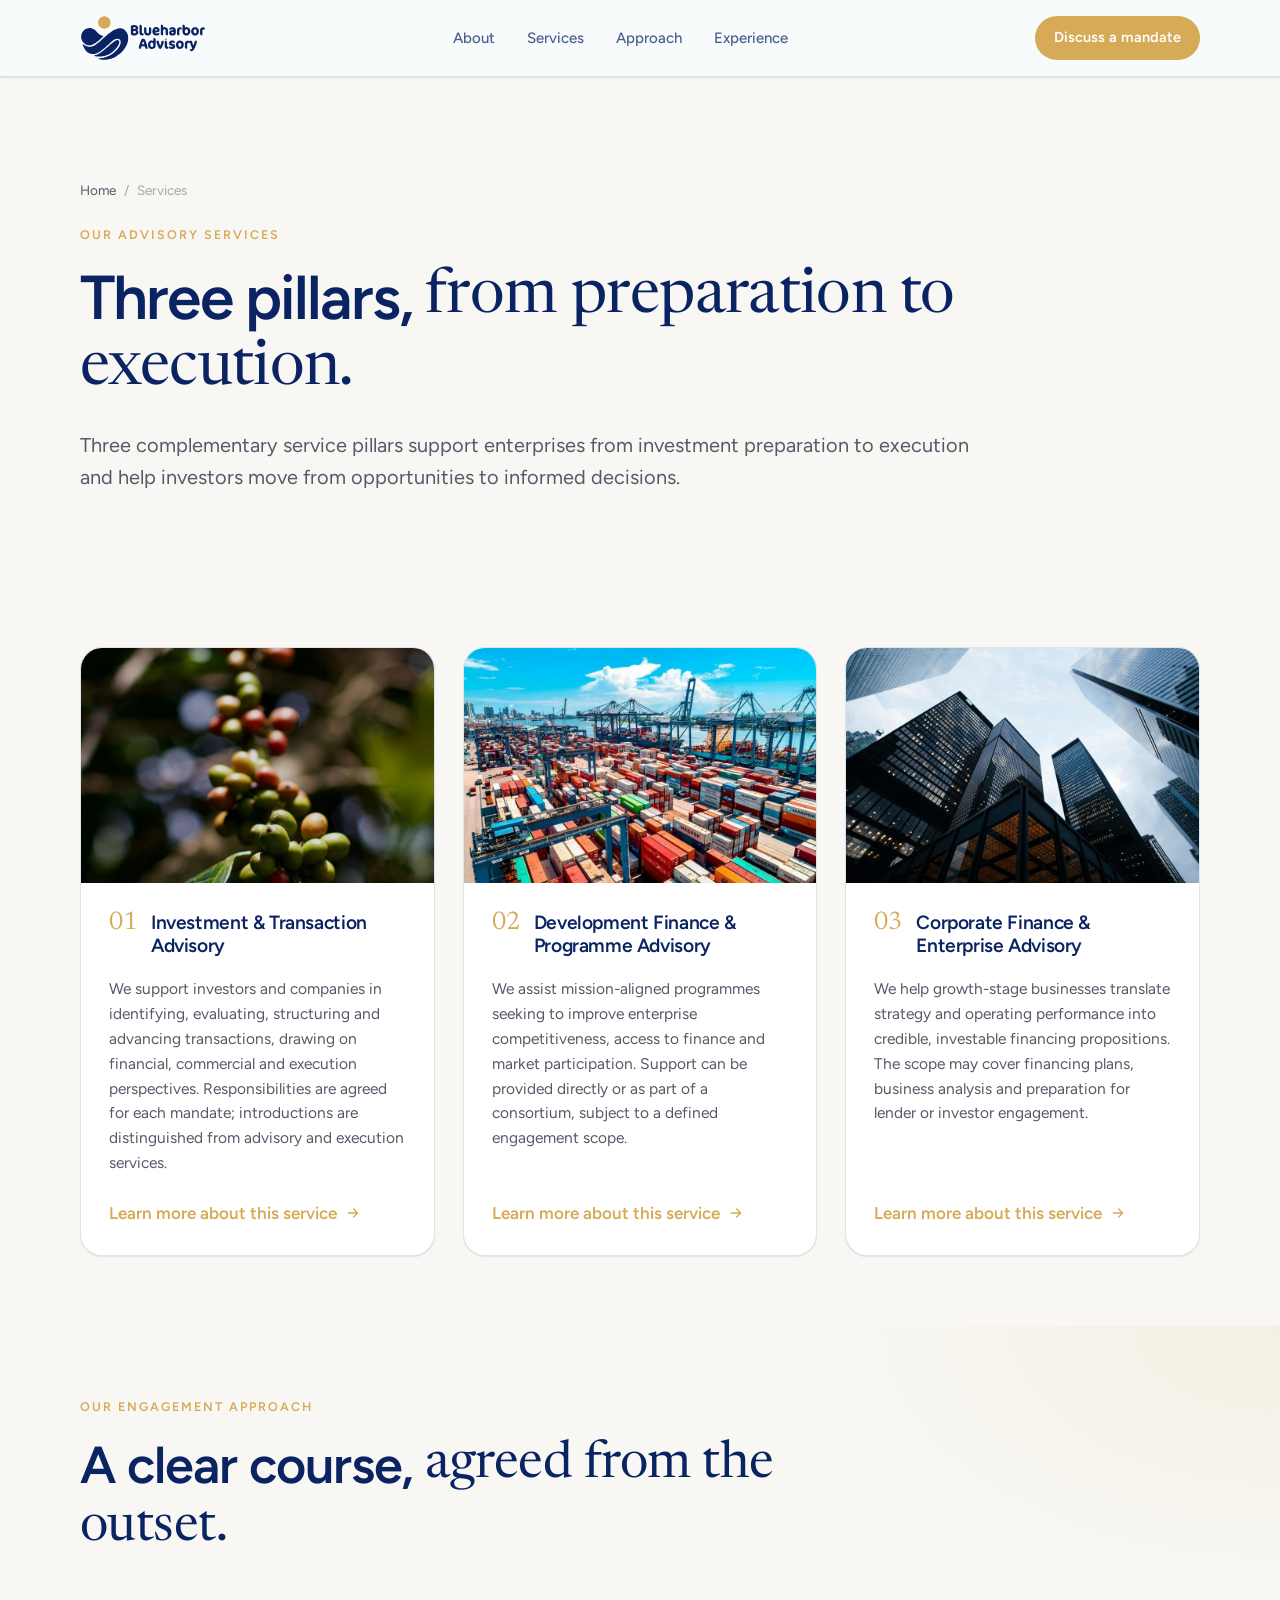
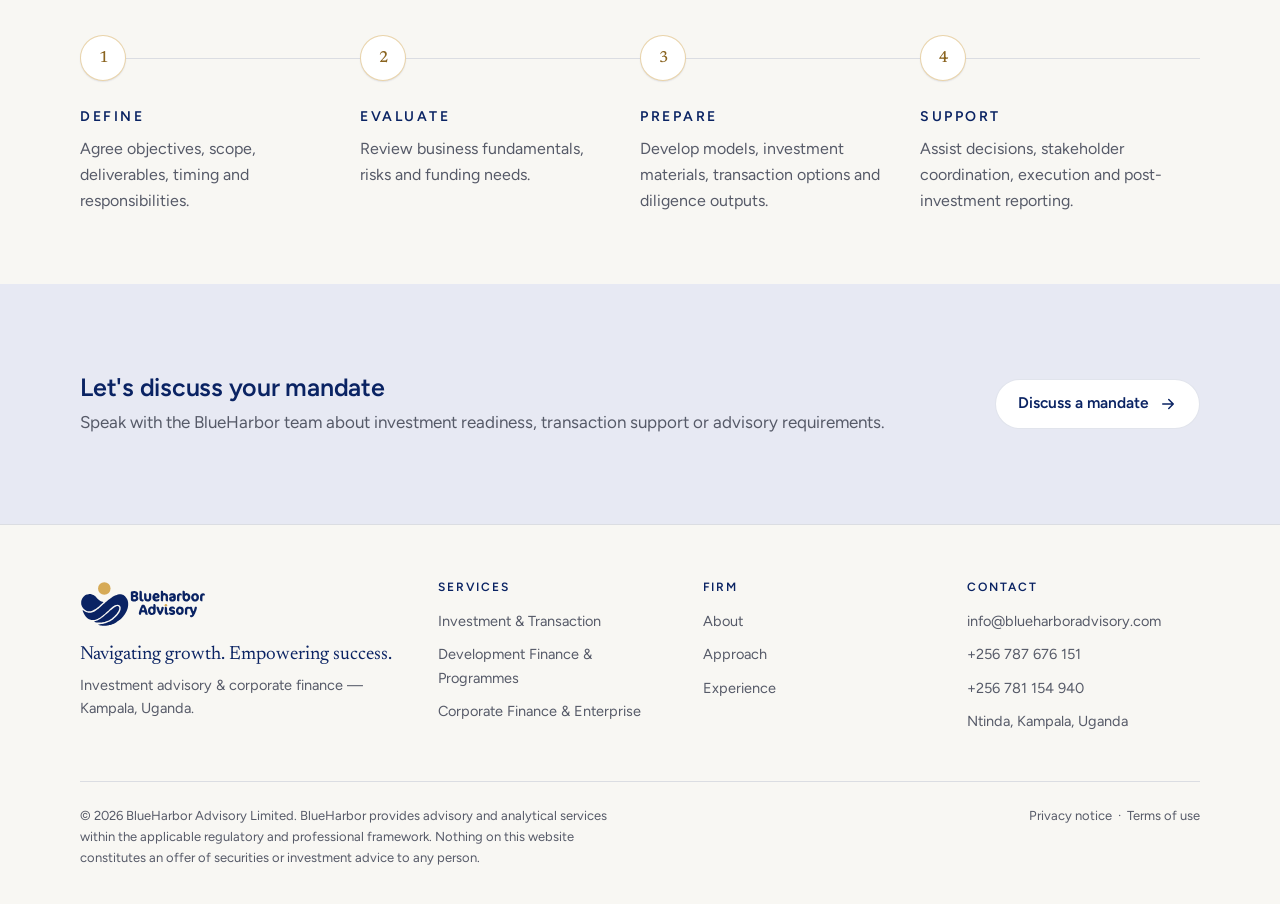
<file: services.html>
<!doctype html>
<html lang="en-UG">
<head>
<meta charset="utf-8">
<meta name="viewport" content="width=device-width, initial-scale=1, viewport-fit=cover">
<meta name="format-detection" content="telephone=no">
<title>Advisory Services — Corporate Finance, Transaction Advisory &amp; Development Finance</title>
<meta name="description" content="Three complementary service pillars support enterprises from investment preparation to execution and help investors move from opportunities to informed decisions.">
<link rel="canonical" href="https://blueharboradvisory.com/services.html">
<meta name="theme-color" content="#F8F7F3">
<link rel="icon" href="/favicon.ico" sizes="32x32">
<link rel="icon" type="image/svg+xml" href="/assets/brand/favicon.svg">
<link rel="icon" type="image/png" sizes="32x32" href="/assets/brand/favicon-32.png">
<link rel="apple-touch-icon" href="/assets/brand/apple-touch-icon.png">
<link rel="manifest" href="/site.webmanifest">
<meta property="og:type" content="website">
<meta property="og:site_name" content="BlueHarbor Advisory Limited">
<meta property="og:title" content="Advisory Services — Corporate Finance, Transaction Advisory &amp; Development Finance">
<meta property="og:description" content="Three complementary service pillars support enterprises from investment preparation to execution and help investors move from opportunities to informed decisions.">
<meta property="og:url" content="https://blueharboradvisory.com/services.html">
<meta property="og:image" content="https://blueharboradvisory.com/assets/brand/og-image.png">
<meta property="og:locale" content="en_UG">
<meta name="twitter:card" content="summary_large_image">
<meta name="twitter:title" content="Advisory Services — Corporate Finance, Transaction Advisory &amp; Development Finance">
<meta name="twitter:description" content="Three complementary service pillars support enterprises from investment preparation to execution and help investors move from opportunities to informed decisions.">
<meta name="twitter:image" content="https://blueharboradvisory.com/assets/brand/og-image.png">
<link rel="preconnect" href="https://fonts.googleapis.com">
<link rel="preconnect" href="https://fonts.gstatic.com" crossorigin>
<link href="https://fonts.googleapis.com/css2?family=Figtree:wght@400;500;600;700&family=Newsreader:ital,opsz,wght@0,6..72,400;0,6..72,500;1,6..72,400;1,6..72,500&display=swap" rel="stylesheet">
<link rel="stylesheet" href="/css/styles.css">
<script type="application/ld+json">{"@context": "https://schema.org", "@type": "FinancialService", "name": "BlueHarbor Advisory Limited", "alternateName": "BlueHarbor Advisory", "url": "https://blueharboradvisory.com/", "logo": "https://blueharboradvisory.com/assets/brand/logo-mark.svg", "image": "https://blueharboradvisory.com/assets/brand/og-image.png", "description": "BlueHarbor Advisory Limited connects growth-oriented businesses with suitable sources of capital and supports investors through informed transaction decisions across Uganda and East Africa.", "email": "info@blueharboradvisory.com", "telephone": "+256 787 676 151", "address": {"@type": "PostalAddress", "addressLocality": "Ntinda, Kampala", "addressCountry": "UG"}, "areaServed": ["Uganda", "East Africa"]}</script>
<script>document.documentElement.classList.add('js-early')</script>
</head>
<body>
<a href="#main" class="skip">Skip to content</a>
<div class="scroll-progress" aria-hidden="true"></div>
<button class="to-top" id="toTop" aria-label="Back to top"><svg viewBox="0 0 24 24" fill="none" stroke="currentColor" stroke-width="2" stroke-linecap="round" stroke-linejoin="round"><path d="M12 19V5M6 11l6-6 6 6"/></svg></button>

<header class="nav" id="nav" data-solid="true">
  <div class="container nav-inner">
    <a href="/" class="logo" aria-label="BlueHarbor Advisory — home">
      <svg class="logo-lockup" aria-hidden="true" xmlns="http://www.w3.org/2000/svg" viewBox="101.0 31.0 867.0 316.0"><path d="M253.25 338.51C252.49 338.39 251.48 338.16 251.00 338.00C250.52 337.84 248.83 337.62 247.25 337.50C245.32 337.36 243.02 336.96 240.25 336.27C237.98 335.71 235.87 335.25 235.55 335.25C235.24 335.25 234.00 335.02 232.80 334.73C226.30 333.18 225.75 332.96 225.75 331.88C225.75 330.54 227.44 329.84 231.25 329.61C232.69 329.52 234.31 329.34 234.85 329.21C235.39 329.07 237.58 328.75 239.73 328.50C244.38 327.95 246.54 327.63 249.88 326.98C251.25 326.71 252.83 326.50 253.39 326.50C253.94 326.50 255.35 326.16 256.51 325.75C257.67 325.35 258.98 325.01 259.41 325.00C259.84 325.00 260.62 324.85 261.16 324.66C261.69 324.47 262.69 324.24 263.38 324.14C265.46 323.83 269.72 322.78 272.50 321.88C273.94 321.41 276.02 320.78 277.12 320.48C283.54 318.73 300.92 311.51 304.51 309.10C305.12 308.69 307.06 307.65 308.81 306.78C312.71 304.86 325.31 296.55 329.38 293.21C330.20 292.53 331.89 291.15 333.14 290.14C335.58 288.16 344.43 279.83 347.51 276.60C348.55 275.51 350.75 273.22 352.40 271.50C354.05 269.78 356.21 267.31 357.21 266.00C358.20 264.69 359.60 262.94 360.32 262.11C369.49 251.47 377.41 236.82 379.78 226.08C380.39 223.34 380.56 213.59 380.02 212.18C379.88 211.80 379.59 210.75 379.38 209.85C378.88 207.70 376.59 203.26 375.04 201.43C370.70 196.29 365.16 193.87 357.75 193.88C348.26 193.89 334.06 200.13 325.01 208.27C323.70 209.45 321.99 210.91 321.22 211.52C318.94 213.32 311.32 219.95 308.75 222.38C307.43 223.61 304.73 226.09 302.74 227.88C300.76 229.66 297.44 232.76 295.38 234.77C293.31 236.77 291.01 238.90 290.25 239.51C289.49 240.11 286.96 242.41 284.62 244.62C282.29 246.83 279.19 249.64 277.75 250.87C276.31 252.09 274.11 254.07 272.88 255.26C271.64 256.45 269.98 257.90 269.18 258.47C268.39 259.05 267.21 259.99 266.56 260.57C265.91 261.15 264.25 262.52 262.87 263.61C261.50 264.70 259.31 266.44 258.00 267.49C256.69 268.54 255.01 269.84 254.25 270.38C253.49 270.92 252.06 272.01 251.06 272.80C248.36 274.93 239.61 280.91 236.68 282.62C235.27 283.45 233.50 284.53 232.75 285.02C231.99 285.52 230.25 286.53 228.88 287.26C227.50 287.99 225.42 289.14 224.25 289.80C223.08 290.47 221.23 291.36 220.14 291.78C219.04 292.20 217.30 292.97 216.26 293.49C211.69 295.76 204.01 298.16 199.75 298.63C198.86 298.73 197.32 299.01 196.33 299.26C193.61 299.95 179.97 299.80 177.38 299.05C176.41 298.78 174.56 298.30 173.25 298.00C167.98 296.77 159.54 292.65 155.39 289.28C154.44 288.51 152.98 287.32 152.14 286.64C149.23 284.29 146.83 282.00 145.11 279.95C144.16 278.82 142.58 277.04 141.61 276.01C140.64 274.97 139.41 273.45 138.89 272.63C138.36 271.80 137.45 270.54 136.86 269.81C136.27 269.09 134.57 266.53 133.08 264.12C129.46 258.25 129.09 257.60 128.49 256.00C128.21 255.24 127.12 253.05 126.07 251.12C124.40 248.04 122.96 244.77 119.86 237.00C118.78 234.29 118.75 233.21 119.73 232.23C120.92 231.04 122.10 231.42 125.03 233.95C130.16 238.38 140.69 244.24 146.93 246.13C150.31 247.16 155.74 248.50 156.54 248.50C156.86 248.50 158.03 248.73 159.12 249.00C164.89 250.42 178.00 248.95 187.00 245.86C193.20 243.74 201.63 239.63 206.50 236.37C208.49 235.03 211.12 233.26 212.34 232.44C215.43 230.37 222.05 225.51 224.00 223.89C224.89 223.14 226.09 222.20 226.65 221.79C227.22 221.38 228.40 220.38 229.28 219.57C230.16 218.76 231.61 217.49 232.50 216.76C233.39 216.02 235.25 214.38 236.62 213.11C238.00 211.85 239.97 210.13 241.00 209.31C242.03 208.48 243.49 207.16 244.25 206.38C245.45 205.12 251.02 200.19 257.93 194.25C259.14 193.22 261.30 191.24 262.75 189.85C264.19 188.46 266.74 186.19 268.40 184.80C270.07 183.41 272.75 181.03 274.36 179.51C275.98 177.99 277.40 176.75 277.53 176.75C277.66 176.75 279.14 175.42 280.82 173.81C282.50 172.19 284.76 170.21 285.83 169.41C286.91 168.62 288.43 167.38 289.21 166.66C289.99 165.95 291.56 164.64 292.71 163.74C297.03 160.38 297.77 159.79 299.42 158.33C300.36 157.51 302.98 155.51 305.25 153.88C307.52 152.25 310.62 149.99 312.14 148.85C313.66 147.71 315.80 146.26 316.89 145.62C317.98 144.97 319.49 143.99 320.25 143.42C321.51 142.48 323.35 141.31 328.89 137.92C331.83 136.12 336.37 133.61 338.50 132.59C346.45 128.81 346.87 128.63 352.62 126.59C357.31 124.93 365.37 122.99 369.62 122.50C375.14 121.86 377.21 121.76 379.15 122.01C380.24 122.15 382.02 122.38 383.12 122.52C389.97 123.40 399.74 127.20 403.75 130.54C404.23 130.94 405.41 131.90 406.38 132.68C408.59 134.46 413.25 139.19 414.57 141.00C415.13 141.76 416.16 142.99 416.87 143.75C418.69 145.70 422.50 151.21 422.50 151.90C422.50 151.98 423.18 153.26 424.01 154.75C427.04 160.19 428.10 163.18 431.01 174.50C432.43 180.00 432.47 197.94 431.08 204.88C430.86 205.97 430.54 207.72 430.37 208.75C429.86 211.84 429.28 214.47 428.48 217.38C428.06 218.89 427.50 220.97 427.22 222.00C426.94 223.03 426.12 225.28 425.39 227.00C424.65 228.72 423.55 231.42 422.93 233.01C420.56 239.11 417.79 244.72 414.13 250.88C413.48 251.97 412.21 254.11 411.31 255.62C409.74 258.28 406.48 262.86 402.70 267.72C401.69 269.00 400.02 271.17 398.98 272.53C395.66 276.87 378.17 294.69 375.00 296.97C374.38 297.42 372.86 298.67 371.62 299.75C367.19 303.63 358.18 309.94 351.39 313.92C348.91 315.38 346.43 316.88 345.88 317.25C345.32 317.62 343.52 318.63 341.88 319.49C340.23 320.36 338.03 321.54 337.00 322.13C335.97 322.72 333.94 323.62 332.50 324.13C331.06 324.64 329.14 325.43 328.25 325.87C327.36 326.32 325.61 327.05 324.38 327.50C323.14 327.94 321.17 328.71 320.00 329.19C317.36 330.28 314.34 331.21 308.88 332.61C306.54 333.21 304.30 333.83 303.91 333.98C303.21 334.25 300.15 334.94 295.00 336.00C293.56 336.29 291.52 336.75 290.48 337.02C289.44 337.28 287.81 337.50 286.86 337.50C285.90 337.50 284.23 337.73 283.12 338.00C280.91 338.55 256.19 338.97 253.25 338.51Z M225.88 316.49C222.27 316.38 219.77 316.18 218.62 315.91C217.66 315.69 216.31 315.51 215.62 315.50C214.94 315.50 213.97 315.39 213.48 315.25C212.46 314.96 207.90 314.10 205.51 313.73C203.09 313.36 199.31 312.05 198.87 311.42C197.57 309.57 199.08 308.24 203.62 307.25C205.00 306.95 206.83 306.42 207.69 306.08C208.55 305.74 210.63 304.98 212.31 304.38C222.65 300.72 236.09 293.60 246.50 286.25C248.77 284.65 251.19 282.96 251.88 282.50C252.56 282.03 254.26 280.74 255.65 279.61C257.04 278.49 258.73 277.20 259.40 276.75C260.07 276.29 261.30 275.34 262.12 274.63C262.95 273.92 264.07 273.02 264.62 272.62C265.18 272.23 266.36 271.27 267.25 270.50C268.14 269.72 269.55 268.60 270.38 268.01C271.20 267.41 272.61 266.23 273.50 265.39C274.39 264.54 276.31 262.91 277.75 261.75C280.82 259.30 285.30 255.40 286.38 254.25C286.79 253.81 288.02 252.76 289.12 251.93C290.23 251.10 291.80 249.84 292.62 249.14C293.45 248.44 294.64 247.46 295.26 246.96C295.88 246.46 297.69 244.83 299.28 243.34C300.87 241.85 302.89 240.09 303.77 239.44C304.65 238.78 306.39 237.32 307.63 236.19C309.83 234.18 311.76 232.54 315.71 229.31C316.76 228.44 318.37 227.06 319.29 226.24C320.20 225.42 321.89 224.05 323.04 223.19C326.74 220.40 328.34 219.15 329.49 218.09C333.25 214.67 344.34 207.57 348.79 205.73C358.52 201.72 365.51 203.31 369.18 210.40C370.52 212.97 370.84 214.94 370.69 219.61C370.54 224.55 369.05 229.75 366.26 235.12C364.57 238.38 359.86 246.03 358.49 247.77C357.49 249.02 355.06 252.41 354.35 253.55C354.03 254.05 353.28 255.02 352.69 255.69C351.57 256.98 348.44 260.96 346.82 263.17C345.65 264.75 335.84 274.71 331.16 279.05C327.88 282.09 326.04 283.62 322.28 286.38C321.35 287.06 319.97 288.14 319.23 288.78C318.48 289.41 316.75 290.67 315.38 291.57C314.00 292.47 312.09 293.76 311.12 294.45C309.10 295.88 304.33 298.57 301.25 300.02C300.08 300.57 298.06 301.57 296.75 302.24C295.44 302.91 293.22 303.92 291.80 304.48C290.39 305.05 288.47 305.88 287.55 306.34C285.66 307.28 280.08 309.17 274.12 310.88C269.56 312.19 267.10 312.75 259.88 314.12C258.64 314.35 256.52 314.82 255.18 315.15C253.83 315.48 252.22 315.75 251.60 315.75C250.99 315.75 249.67 315.91 248.68 316.10C246.49 316.53 233.99 316.74 225.88 316.49Z M156.88 239.34C156.60 239.28 155.76 239.08 155.00 238.89C154.24 238.70 153.08 238.47 152.41 238.38C148.70 237.87 139.47 233.54 135.67 230.53C135.04 230.03 133.37 228.71 131.95 227.59C123.64 221.04 115.88 209.78 112.18 198.88C109.15 189.97 109.26 190.63 109.22 181.88C109.16 170.82 109.52 168.47 112.66 159.00C115.37 150.84 123.28 139.82 130.75 133.82C134.62 130.71 143.55 125.67 147.38 124.43C150.36 123.46 155.94 122.06 157.50 121.88C158.26 121.79 160.00 121.47 161.38 121.17C164.72 120.44 173.85 120.36 175.88 121.05C176.56 121.28 177.69 121.55 178.38 121.64C182.86 122.23 192.58 126.36 197.10 129.61C200.62 132.13 211.78 141.75 212.04 142.48C212.23 143.02 222.23 153.34 223.62 154.44C224.45 155.09 226.09 156.54 227.26 157.67C235.83 165.90 245.32 170.88 256.25 172.88C260.79 173.72 261.75 174.26 261.75 176.02C261.75 177.19 259.13 180.08 254.50 184.00C253.47 184.87 251.67 186.51 250.50 187.63C249.33 188.75 247.59 190.32 246.62 191.12C245.66 191.91 243.13 194.21 241.00 196.22C238.87 198.23 236.56 200.33 235.88 200.88C235.19 201.43 233.67 202.76 232.50 203.85C231.33 204.93 229.53 206.47 228.50 207.26C227.47 208.05 226.23 209.11 225.75 209.62C225.27 210.13 224.20 211.01 223.38 211.57C222.55 212.13 220.54 213.66 218.91 214.98C215.08 218.06 214.74 218.31 210.88 220.84C209.09 222.00 206.11 224.03 204.25 225.34C196.62 230.73 180.56 237.91 174.50 238.64C173.74 238.73 172.18 238.96 171.03 239.15C169.08 239.48 158.23 239.62 156.88 239.34Z M863.49 280.14C858.53 278.31 855.34 274.08 855.83 269.97C856.15 267.27 857.01 266.83 862.58 266.51C868.23 266.19 869.77 265.24 871.07 261.32C871.96 258.64 871.97 258.73 870.39 255.58C868.63 252.07 866.49 247.18 864.99 243.25C864.34 241.53 863.08 238.55 862.19 236.62C861.22 234.52 859.96 231.14 859.03 228.12C856.68 220.51 855.93 219.33 854.65 221.26C853.43 223.10 851.97 223.33 848.76 222.20C845.35 221.00 841.00 222.05 839.26 224.49C837.80 226.53 837.68 228.02 837.65 244.75C837.62 261.73 837.63 261.60 836.07 262.65C833.35 264.48 826.64 263.03 823.94 260.02C821.76 257.60 821.77 257.69 821.69 240.12C821.62 224.88 821.62 224.88 822.32 222.15C823.94 215.80 827.24 211.70 832.78 209.14C837.81 206.82 844.87 206.71 850.21 208.87L852.51 209.80L853.90 208.85C855.48 207.76 858.59 207.39 862.92 207.77C867.11 208.14 870.78 211.22 871.50 214.97C871.80 216.56 872.37 218.83 873.52 223.00C873.95 224.58 874.63 227.13 875.02 228.67C875.98 232.44 878.69 237.80 880.00 238.50C881.24 239.17 883.57 234.31 885.37 227.25C886.32 223.54 886.82 221.71 887.72 218.62C888.00 217.66 888.30 216.37 888.38 215.75C888.47 215.13 888.77 213.78 889.04 212.75C890.33 207.90 890.66 207.62 895.12 207.63C899.93 207.65 901.93 208.54 903.32 211.29C905.01 214.63 904.84 215.80 900.99 228.00C898.41 236.14 898.04 237.22 897.06 239.41C895.84 242.10 894.10 246.67 892.60 251.12C891.99 252.90 890.95 255.32 890.28 256.49C889.61 257.67 888.41 260.03 887.61 261.75C881.54 274.78 875.17 280.54 866.88 280.48C865.48 280.47 863.98 280.32 863.49 280.14Z M588.11 263.76C578.51 260.96 572.36 254.85 569.62 245.40C568.51 241.56 568.23 238.67 568.41 233.00C568.76 221.71 573.30 213.45 581.50 209.14C586.54 206.49 594.39 205.77 599.00 207.53C604.96 209.81 605.25 209.41 605.25 198.73C605.25 191.74 605.37 190.92 606.54 190.16C608.70 188.76 615.11 190.05 617.75 192.42C621.27 195.59 621.57 199.19 620.98 231.38C620.74 244.75 620.44 246.90 618.14 252.11C616.56 255.68 612.80 259.61 609.10 261.54C603.73 264.35 593.74 265.41 588.11 263.76Z M727.75 264.25C720.44 263.29 714.80 259.49 713.74 254.84C713.21 252.53 713.01 248.21 713.39 247.31C714.07 245.66 715.38 245.69 718.79 247.41C721.08 248.56 722.26 248.90 727.18 249.78C733.85 250.97 738.52 249.56 738.49 246.38C738.48 245.14 736.90 243.29 735.54 242.90C733.81 242.41 730.42 241.67 728.70 241.39C719.40 239.92 714.40 236.59 712.36 230.50C710.47 224.84 712.39 218.04 717.24 213.30C720.31 210.30 721.54 209.57 726.25 207.98C733.51 205.53 741.31 205.97 747.32 209.17C751.71 211.51 754.12 216.13 753.68 221.36C753.42 224.57 752.43 225.25 749.80 224.05C746.89 222.72 744.93 222.02 743.12 221.65C742.16 221.46 740.53 221.11 739.50 220.88C733.69 219.56 727.23 222.31 728.47 225.56C728.97 226.85 731.88 228.08 735.39 228.49C739.84 229.02 743.23 230.00 747.14 231.91C755.67 236.06 757.79 248.44 751.42 256.89C747.10 262.63 737.67 265.56 727.75 264.25Z M782.25 264.32C771.86 262.51 763.46 254.74 760.96 244.62C760.23 241.67 760.15 231.25 760.83 227.80C762.35 220.11 768.17 212.51 775.12 209.12C782.98 205.28 794.33 205.72 801.35 210.13C811.82 216.71 815.90 228.66 812.84 243.84C810.90 253.49 803.36 261.57 794.49 263.51C790.26 264.44 784.93 264.79 782.25 264.32Z M650.41 263.72C646.97 263.22 643.33 259.38 640.00 252.74C639.27 251.30 638.13 249.15 637.46 247.95C636.79 246.76 635.78 244.58 635.23 243.11C634.68 241.63 634.06 240.10 633.85 239.71C633.49 239.00 632.39 235.89 629.49 227.38C628.07 223.21 627.24 219.99 626.63 216.25C626.46 215.22 626.17 213.52 625.99 212.48C625.62 210.31 625.98 209.13 627.33 208.14C628.42 207.34 635.46 207.40 637.57 208.22C640.88 209.52 643.09 212.67 643.73 217.00C644.17 219.99 644.99 223.26 647.38 231.50C648.67 235.95 650.81 240.00 651.88 240.00C652.96 240.00 655.31 235.83 656.16 232.40C656.36 231.56 656.97 229.47 657.50 227.75C659.16 222.39 660.02 219.20 660.39 217.00C660.59 215.83 660.92 214.14 661.12 213.25C661.32 212.36 661.49 211.34 661.50 211.00C661.51 209.16 663.23 207.87 665.96 207.63C671.08 207.20 674.97 208.62 675.98 211.31C676.45 212.56 676.40 217.91 675.90 220.12C673.06 232.57 664.67 252.05 658.70 260.05C655.73 264.03 654.93 264.39 650.41 263.72Z M558.46 263.38C551.89 262.27 549.04 259.48 548.49 253.60C548.04 248.90 546.69 246.94 543.68 246.63C540.06 246.25 524.40 246.59 523.68 247.07C522.84 247.62 522.06 249.11 521.87 250.54C521.79 251.14 521.51 252.69 521.25 254.00C520.99 255.31 520.66 256.99 520.51 257.75C519.66 262.10 518.15 263.35 513.76 263.35C509.75 263.34 507.86 262.44 506.31 259.79C505.06 257.66 505.14 251.82 506.48 246.35C508.47 238.29 509.50 234.61 510.39 232.38C510.89 231.14 512.00 228.04 512.86 225.50C514.85 219.63 515.71 217.46 518.32 211.75C524.27 198.74 523.64 199.94 526.33 196.57C528.72 193.58 529.70 193.29 535.88 193.70C540.60 194.02 541.60 194.42 544.39 197.06C545.56 198.17 546.90 199.72 547.37 200.52C549.00 203.30 553.88 214.97 555.62 220.25C556.23 222.11 557.35 225.38 558.10 227.52C558.84 229.67 559.75 232.70 560.10 234.27C560.80 237.34 561.35 239.40 562.38 242.75C563.15 245.29 563.94 248.92 564.27 251.50C564.40 252.53 564.72 254.22 564.98 255.25C566.18 259.95 566.19 261.50 565.05 262.56C563.73 263.78 562.08 263.99 558.46 263.38Z M696.38 263.51C690.63 262.67 685.59 258.07 684.16 252.38C683.08 248.02 683.08 212.54 684.16 210.32C686.08 206.41 694.29 208.03 697.43 212.94C699.38 216.00 699.32 215.46 699.42 231.12C699.51 246.28 699.54 246.76 700.23 247.91C700.80 248.84 703.73 250.15 706.09 250.53C708.97 250.99 709.38 251.59 709.37 255.38C709.35 259.53 708.16 261.72 705.25 262.98C703.82 263.59 698.97 263.88 696.38 263.51Z M598.60 250.23C600.03 249.83 602.07 247.67 603.13 245.44C604.87 241.79 605.24 232.28 603.80 228.55C601.64 222.97 598.67 220.64 593.75 220.63C588.69 220.62 585.70 223.88 584.27 230.95C583.78 233.34 584.20 239.01 584.97 240.44C585.12 240.72 585.54 241.78 585.91 242.79C587.15 246.25 589.74 249.03 592.72 250.13C593.83 250.54 597.27 250.59 598.60 250.23Z M791.87 248.88C795.30 247.18 797.36 242.57 797.30 236.70C797.19 225.77 794.47 221.96 786.50 221.58C781.66 221.35 779.77 222.72 777.94 227.77C775.52 234.49 776.77 243.71 780.58 247.15C782.85 249.21 783.83 249.53 787.62 249.45C790.26 249.39 791.06 249.28 791.87 248.88Z M539.37 232.24C542.99 231.71 543.07 230.92 540.26 223.64C539.73 222.26 538.87 219.79 538.35 218.16C535.79 210.13 534.15 210.66 530.24 220.75C526.69 229.89 526.61 231.78 529.76 232.24C531.76 232.53 537.36 232.53 539.37 232.24Z M563.75 172.32C551.07 170.14 545.04 164.80 542.22 153.25C541.52 150.38 541.52 150.38 541.49 134.71C541.47 117.86 541.49 117.59 542.76 116.36C543.54 115.62 543.54 115.62 546.96 115.63C551.04 115.63 552.69 116.22 554.92 118.44C557.46 120.99 557.35 120.31 557.52 134.62C557.66 146.22 557.71 147.28 558.20 149.32C559.55 154.88 561.78 157.04 566.38 157.21C570.11 157.35 572.06 156.08 573.79 152.38C574.61 150.62 574.61 150.62 574.74 134.25C574.90 115.89 574.82 116.61 576.69 115.83C578.27 115.17 583.53 115.46 585.14 116.30C587.15 117.35 588.88 119.07 589.80 120.95C590.62 122.61 590.62 122.61 590.62 137.37C590.62 153.50 590.63 153.40 588.76 158.85C586.62 165.08 579.77 170.83 573.40 171.77C572.42 171.92 570.95 172.14 570.12 172.26C568.62 172.49 564.92 172.53 563.75 172.32Z M623.25 172.24C610.03 170.11 601.51 162.58 598.88 150.69C598.07 147.05 598.45 138.20 599.58 134.23C601.07 128.99 602.13 126.88 605.01 123.38C614.49 111.86 633.27 110.95 642.86 121.55C644.54 123.41 647.14 128.36 647.37 130.16C647.45 130.83 647.69 132.07 647.89 132.93C648.57 135.85 647.87 140.54 646.36 143.15C644.35 146.65 638.89 149.30 633.03 149.63C631.71 149.71 629.84 149.88 628.88 150.02C627.91 150.16 625.33 150.36 623.12 150.48C617.45 150.78 616.33 151.39 617.38 153.60C619.95 159.01 633.82 159.88 641.53 155.13C644.98 153.00 646.43 154.27 646.19 159.21C645.91 165.05 642.23 169.34 636.25 170.82C630.59 172.21 626.11 172.70 623.25 172.24Z M829.75 172.31C818.36 171.41 809.36 163.49 806.01 151.43C805.21 148.54 805.12 100.82 805.91 99.46C807.09 97.44 810.79 96.98 814.92 98.34C819.51 99.85 821.16 103.00 821.47 110.88C821.74 117.54 821.97 117.78 826.38 116.04C831.13 114.16 832.80 113.89 836.90 114.37C845.11 115.33 850.68 119.15 855.47 127.10C860.86 136.05 860.67 147.53 854.93 158.88C852.06 164.55 843.68 170.90 838.12 171.61C837.44 171.69 836.37 171.87 835.75 171.99C834.37 172.27 831.27 172.44 829.75 172.31Z M888.25 172.24C883.67 171.79 882.32 171.34 877.38 168.61C871.43 165.34 866.57 158.07 864.90 149.96C864.16 146.34 864.70 138.21 866.00 133.62C869.24 122.13 877.25 115.55 889.33 114.46C900.98 113.41 909.29 117.80 915.44 128.24C919.66 135.41 919.30 152.14 914.79 158.85C910.57 165.13 909.42 166.29 904.81 168.97C902.60 170.25 901.64 170.60 898.53 171.25C897.21 171.53 895.51 171.92 894.76 172.13C893.33 172.52 891.41 172.55 888.25 172.24Z M730.50 171.49C725.44 171.02 719.47 167.94 716.63 164.31C709.23 154.90 713.09 141.87 724.33 138.28C728.50 136.95 730.64 136.55 739.25 135.51C742.39 135.13 743.36 134.07 742.49 131.97C740.44 127.03 725.59 127.35 719.70 132.46C717.61 134.28 715.76 134.13 715.15 132.10C714.84 131.07 715.42 125.69 716.02 124.12C717.31 120.73 721.72 117.25 726.99 115.49C729.70 114.58 739.56 114.37 742.92 115.14C751.11 117.04 756.02 121.78 758.67 130.38C759.60 133.37 759.78 155.19 758.90 157.75C756.23 165.53 749.57 170.96 742.00 171.52C738.77 171.76 733.34 171.75 730.50 171.49Z M465.62 171.23C457.23 169.82 452.27 165.77 450.75 159.11C450.62 158.53 450.51 147.06 450.49 132.45C450.46 107.42 450.47 106.77 450.95 105.69C452.08 103.13 455.62 101.78 462.25 101.39C463.69 101.31 465.61 101.08 466.50 100.88C468.45 100.45 477.95 100.36 480.03 100.76C480.77 100.90 482.33 101.12 483.50 101.24C490.80 102.03 497.79 107.59 499.71 114.13C501.78 121.19 500.40 127.36 495.57 132.58C493.99 134.28 493.99 134.27 497.67 138.46C502.78 144.29 503.50 151.22 499.77 158.88C496.40 165.78 490.71 169.68 482.10 171.00C478.59 171.53 468.29 171.68 465.62 171.23Z M521.69 170.75C518.71 169.74 516.18 168.43 514.83 167.18C512.08 164.65 509.69 157.34 509.67 151.38C509.56 129.31 509.94 99.76 510.32 99.17C510.93 98.24 512.10 97.71 513.99 97.50C519.57 96.90 523.64 99.42 525.53 104.64C526.07 106.12 526.07 106.20 526.02 127.75C525.95 158.26 525.66 156.90 532.42 157.45C537.70 157.87 538.62 158.64 538.62 162.64C538.62 166.83 536.60 169.74 532.81 170.98C530.18 171.85 524.58 171.73 521.69 170.75Z M776.00 170.85C770.76 170.02 768.17 167.67 767.51 163.12C767.12 160.45 767.06 136.93 767.43 133.82C767.92 129.82 768.47 127.53 769.43 125.57C774.54 115.09 790.17 111.23 797.90 118.55C799.68 120.23 800.29 121.73 800.44 124.75C800.69 129.84 799.45 131.19 795.50 130.12C792.43 129.30 788.17 129.74 786.32 131.07C783.61 133.01 783.55 133.57 783.52 155.70C783.50 169.84 783.50 169.85 781.98 170.64C780.85 171.22 778.78 171.30 776.00 170.85Z M935.36 170.88C929.75 170.11 926.88 167.48 926.01 162.29C925.60 159.88 925.78 135.35 926.22 132.50C927.92 121.47 934.60 115.60 946.28 114.84C954.46 114.30 960.35 120.14 959.39 127.83C959.07 130.41 957.80 130.97 954.15 130.12C952.43 129.72 947.53 129.81 946.34 130.26C945.16 130.71 943.53 132.50 943.00 133.94C942.00 136.61 941.58 150.23 942.09 163.38C942.39 171.20 941.88 171.77 935.36 170.88Z M662.85 170.66C660.28 170.01 657.97 168.11 656.93 165.78C656.35 164.50 656.04 126.69 656.45 107.57C656.67 97.27 656.36 97.92 661.10 97.79C664.10 97.71 664.25 97.73 666.16 98.52C671.37 100.67 671.97 101.78 672.24 109.88C672.50 117.30 672.62 117.46 676.46 115.65C680.18 113.89 681.46 113.72 686.02 114.38C692.91 115.38 697.52 117.87 701.11 122.50C702.60 124.42 702.93 125.16 703.65 128.07C703.99 129.48 704.57 131.47 704.92 132.50C705.62 134.52 705.72 139.73 705.43 161.25C705.31 170.51 705.19 170.77 700.89 170.96C695.70 171.18 691.84 169.20 690.11 165.42C689.52 164.12 689.52 164.12 689.49 151.62C689.47 138.27 689.37 136.83 688.26 134.20C687.22 131.71 686.27 130.66 684.11 129.59C680.30 127.71 677.01 128.49 674.44 131.88C672.33 134.67 672.42 133.81 672.24 152.12C672.07 169.64 672.11 169.14 670.75 170.38C670.06 171.00 664.94 171.18 662.85 170.66Z M740.51 157.22C742.78 156.01 743.33 155.07 743.46 152.13C743.57 149.44 743.36 148.88 742.04 148.32C739.89 147.42 734.13 148.15 731.58 149.64C728.42 151.49 729.33 156.13 733.14 157.59C735.61 158.54 738.30 158.40 740.51 157.22Z M835.89 156.83C838.51 155.95 841.61 151.89 842.25 148.49C842.67 146.28 842.57 138.31 842.10 136.73C840.60 131.70 836.59 128.50 831.76 128.50C828.70 128.50 824.57 131.85 822.56 135.96C821.62 137.88 821.62 137.88 821.54 142.43C821.45 147.67 821.65 148.98 822.93 151.55C824.25 154.19 826.04 155.80 828.88 156.92C830.05 157.38 834.44 157.33 835.89 156.83Z M895.27 156.87C900.22 155.15 901.87 150.81 901.49 140.50C901.27 134.60 899.35 131.42 894.81 129.46C889.53 127.18 885.22 129.25 881.93 135.64C881.13 137.19 880.61 142.20 880.98 144.79C881.85 150.95 883.87 154.70 887.26 156.44C889.11 157.40 893.12 157.61 895.27 156.87Z M480.17 155.72C484.51 154.32 486.31 150.51 484.90 145.68C483.83 141.98 481.86 141.17 473.96 141.14C466.21 141.12 466.88 140.50 466.68 147.78C466.49 154.57 466.76 155.27 469.92 156.15C471.71 156.66 478.11 156.38 480.17 155.72Z M624.88 138.00C625.42 137.87 626.82 137.64 627.97 137.49C631.40 137.06 632.50 136.10 632.50 133.55C632.50 127.70 622.09 126.23 617.51 131.42C615.70 133.48 615.26 136.51 616.64 137.41C617.86 138.21 622.58 138.55 624.88 138.00Z M478.22 127.35C482.43 126.58 484.12 124.77 484.12 121.08C484.12 118.70 484.12 118.70 482.83 117.50C480.43 115.30 478.35 114.63 473.88 114.63C467.85 114.64 466.78 115.48 466.55 120.39C466.37 124.33 467.42 126.97 469.33 127.39C472.03 127.99 474.85 127.97 478.22 127.35Z" fill="#0A2363"/><g fill="#D6AA56"><circle cx="268" cy="82.5" r="43"/><circle cx="691" cy="197.5" r="8.8"/></g></svg>

    </a>
    <nav aria-label="Primary">
      <ul class="nav-links">
        <li><a href="/about.html">About</a></li>
        <li><a href="/services.html" class="active">Services</a></li>
        <li><a href="/services.html#approach">Approach</a></li>
        <li><a href="/experience.html">Experience</a></li>
      </ul>
    </nav>
    <a href="/contact.html" class="btn btn-primary nav-cta">Discuss a mandate</a>
    <button class="menu-btn" id="menuBtn" aria-expanded="false" aria-controls="mobileMenu" aria-label="Open menu">
      <svg viewBox="0 0 24 24" fill="none" stroke="currentColor" stroke-width="1.8" stroke-linecap="round"><path d="M4 7h16M4 12h16M4 17h10"/></svg>
    </button>
  </div>
  <div class="mobile-menu" id="mobileMenu">
    <a href="/about.html">About</a><a href="/services.html">Services</a><a href="/services.html#approach">Approach</a><a href="/experience.html">Experience</a>
    <a href="/contact.html" class="btn btn-primary">Discuss a mandate</a>
  </div>
</header>

<main id="main">
<section class="page-hero on-dark">
  <div class="container">
    <div class="crumbs"><a href="/">Home</a><span>/</span><span>Services</span></div>
    <span class="eyebrow reveal">Our advisory services</span>
    <h1 class="h2 reveal" data-d="1">Three pillars, <span class="serif">from preparation to execution.</span></h1>
    <p class="lead reveal" data-d="2">Three complementary service pillars support enterprises from investment preparation to execution and help investors move from opportunities to informed decisions.</p>
  </div>
</section>
<section class="section services" id="services-list">
  <div class="container">
    
    <div class="svc-list">
      <article class="svc reveal">
        <div class="svc-img"><img src="/assets/services/transaction-advisory.jpg" alt="" loading="lazy" width="900" height="600"></div>
        <div class="svc-body">
        <div class="svc-head">
          <span class="svc-num">01</span><span class="svc-title">Investment &amp; Transaction Advisory</span>
        </div>
        <div class="svc-content">
          <p>We support investors and companies in identifying, evaluating, structuring and advancing transactions, drawing on financial, commercial and execution perspectives. Responsibilities are agreed for each mandate; introductions are distinguished from advisory and execution services.</p>
        </div>
        <p class="svc-learn"><a class="link-arrow" href="/services/transaction-advisory.html">Learn more about this service <svg viewBox="0 0 24 24" fill="none" stroke="currentColor" stroke-width="2" stroke-linecap="round" stroke-linejoin="round"><path d="M5 12h14M13 6l6 6-6 6"/></svg></a></p>
        </div>
      </article><article class="svc reveal">
        <div class="svc-img"><img src="/assets/services/development-finance.jpg" alt="" loading="lazy" width="900" height="600"></div>
        <div class="svc-body">
        <div class="svc-head">
          <span class="svc-num">02</span><span class="svc-title">Development Finance &amp; Programme Advisory</span>
        </div>
        <div class="svc-content">
          <p>We assist mission-aligned programmes seeking to improve enterprise competitiveness, access to finance and market participation. Support can be provided directly or as part of a consortium, subject to a defined engagement scope.</p>
        </div>
        <p class="svc-learn"><a class="link-arrow" href="/services/development-finance.html">Learn more about this service <svg viewBox="0 0 24 24" fill="none" stroke="currentColor" stroke-width="2" stroke-linecap="round" stroke-linejoin="round"><path d="M5 12h14M13 6l6 6-6 6"/></svg></a></p>
        </div>
      </article><article class="svc reveal">
        <div class="svc-img"><img src="/assets/services/corporate-finance.jpg" alt="" loading="lazy" width="900" height="600"></div>
        <div class="svc-body">
        <div class="svc-head">
          <span class="svc-num">03</span><span class="svc-title">Corporate Finance &amp; Enterprise Advisory</span>
        </div>
        <div class="svc-content">
          <p>We help growth-stage businesses translate strategy and operating performance into credible, investable financing propositions. The scope may cover financing plans, business analysis and preparation for lender or investor engagement.</p>
        </div>
        <p class="svc-learn"><a class="link-arrow" href="/services/corporate-finance.html">Learn more about this service <svg viewBox="0 0 24 24" fill="none" stroke="currentColor" stroke-width="2" stroke-linecap="round" stroke-linejoin="round"><path d="M5 12h14M13 6l6 6-6 6"/></svg></a></p>
        </div>
      </article>
    </div>
  </div>
</section>
<section class="section approach on-dark" id="approach">
  <div class="container">
    <div class="section-head ">
      <span class="eyebrow reveal">Our engagement approach</span>
      <h2 class="h2 reveal" data-d="1">A clear course, <span class="serif">agreed from the outset.</span></h2>
      
    </div>
    <ol class="steps" id="steps">
      <li class="progress" aria-hidden="true"></li>
      <li class="step"><span class="step-dot">1</span><div><h3>Define</h3><p>Agree objectives, scope, deliverables, timing and responsibilities.</p></div></li><li class="step"><span class="step-dot">2</span><div><h3>Evaluate</h3><p>Review business fundamentals, risks and funding needs.</p></div></li><li class="step"><span class="step-dot">3</span><div><h3>Prepare</h3><p>Develop models, investment materials, transaction options and diligence outputs.</p></div></li><li class="step"><span class="step-dot">4</span><div><h3>Support</h3><p>Assist decisions, stakeholder coordination, execution and post-investment reporting.</p></div></li>
    </ol>
  </div>
</section>
<section class="section-sm" style="background:var(--mist)">
  <div class="container" style="display:flex;flex-wrap:wrap;gap:24px;align-items:center;justify-content:space-between">
    <div>
      <h2 class="h3" style="margin-bottom:6px">Let's discuss your mandate</h2>
      <p class="muted">Speak with the BlueHarbor team about investment readiness, transaction support or advisory requirements.</p>
    </div>
    <a href="/contact.html" class="btn btn-outline">Discuss a mandate <svg viewBox="0 0 24 24" fill="none" stroke="currentColor" stroke-width="2" stroke-linecap="round" stroke-linejoin="round"><path d="M5 12h14M13 6l6 6-6 6"/></svg></a>
  </div>
</section>
</main>

<footer class="footer">
  <div class="container">
    <div class="footer-grid">
      <div>
        <a href="/" class="logo" aria-label="BlueHarbor Advisory">
          <svg class="logo-lockup" aria-hidden="true" xmlns="http://www.w3.org/2000/svg" viewBox="101.0 31.0 867.0 316.0"><path d="M253.25 338.51C252.49 338.39 251.48 338.16 251.00 338.00C250.52 337.84 248.83 337.62 247.25 337.50C245.32 337.36 243.02 336.96 240.25 336.27C237.98 335.71 235.87 335.25 235.55 335.25C235.24 335.25 234.00 335.02 232.80 334.73C226.30 333.18 225.75 332.96 225.75 331.88C225.75 330.54 227.44 329.84 231.25 329.61C232.69 329.52 234.31 329.34 234.85 329.21C235.39 329.07 237.58 328.75 239.73 328.50C244.38 327.95 246.54 327.63 249.88 326.98C251.25 326.71 252.83 326.50 253.39 326.50C253.94 326.50 255.35 326.16 256.51 325.75C257.67 325.35 258.98 325.01 259.41 325.00C259.84 325.00 260.62 324.85 261.16 324.66C261.69 324.47 262.69 324.24 263.38 324.14C265.46 323.83 269.72 322.78 272.50 321.88C273.94 321.41 276.02 320.78 277.12 320.48C283.54 318.73 300.92 311.51 304.51 309.10C305.12 308.69 307.06 307.65 308.81 306.78C312.71 304.86 325.31 296.55 329.38 293.21C330.20 292.53 331.89 291.15 333.14 290.14C335.58 288.16 344.43 279.83 347.51 276.60C348.55 275.51 350.75 273.22 352.40 271.50C354.05 269.78 356.21 267.31 357.21 266.00C358.20 264.69 359.60 262.94 360.32 262.11C369.49 251.47 377.41 236.82 379.78 226.08C380.39 223.34 380.56 213.59 380.02 212.18C379.88 211.80 379.59 210.75 379.38 209.85C378.88 207.70 376.59 203.26 375.04 201.43C370.70 196.29 365.16 193.87 357.75 193.88C348.26 193.89 334.06 200.13 325.01 208.27C323.70 209.45 321.99 210.91 321.22 211.52C318.94 213.32 311.32 219.95 308.75 222.38C307.43 223.61 304.73 226.09 302.74 227.88C300.76 229.66 297.44 232.76 295.38 234.77C293.31 236.77 291.01 238.90 290.25 239.51C289.49 240.11 286.96 242.41 284.62 244.62C282.29 246.83 279.19 249.64 277.75 250.87C276.31 252.09 274.11 254.07 272.88 255.26C271.64 256.45 269.98 257.90 269.18 258.47C268.39 259.05 267.21 259.99 266.56 260.57C265.91 261.15 264.25 262.52 262.87 263.61C261.50 264.70 259.31 266.44 258.00 267.49C256.69 268.54 255.01 269.84 254.25 270.38C253.49 270.92 252.06 272.01 251.06 272.80C248.36 274.93 239.61 280.91 236.68 282.62C235.27 283.45 233.50 284.53 232.75 285.02C231.99 285.52 230.25 286.53 228.88 287.26C227.50 287.99 225.42 289.14 224.25 289.80C223.08 290.47 221.23 291.36 220.14 291.78C219.04 292.20 217.30 292.97 216.26 293.49C211.69 295.76 204.01 298.16 199.75 298.63C198.86 298.73 197.32 299.01 196.33 299.26C193.61 299.95 179.97 299.80 177.38 299.05C176.41 298.78 174.56 298.30 173.25 298.00C167.98 296.77 159.54 292.65 155.39 289.28C154.44 288.51 152.98 287.32 152.14 286.64C149.23 284.29 146.83 282.00 145.11 279.95C144.16 278.82 142.58 277.04 141.61 276.01C140.64 274.97 139.41 273.45 138.89 272.63C138.36 271.80 137.45 270.54 136.86 269.81C136.27 269.09 134.57 266.53 133.08 264.12C129.46 258.25 129.09 257.60 128.49 256.00C128.21 255.24 127.12 253.05 126.07 251.12C124.40 248.04 122.96 244.77 119.86 237.00C118.78 234.29 118.75 233.21 119.73 232.23C120.92 231.04 122.10 231.42 125.03 233.95C130.16 238.38 140.69 244.24 146.93 246.13C150.31 247.16 155.74 248.50 156.54 248.50C156.86 248.50 158.03 248.73 159.12 249.00C164.89 250.42 178.00 248.95 187.00 245.86C193.20 243.74 201.63 239.63 206.50 236.37C208.49 235.03 211.12 233.26 212.34 232.44C215.43 230.37 222.05 225.51 224.00 223.89C224.89 223.14 226.09 222.20 226.65 221.79C227.22 221.38 228.40 220.38 229.28 219.57C230.16 218.76 231.61 217.49 232.50 216.76C233.39 216.02 235.25 214.38 236.62 213.11C238.00 211.85 239.97 210.13 241.00 209.31C242.03 208.48 243.49 207.16 244.25 206.38C245.45 205.12 251.02 200.19 257.93 194.25C259.14 193.22 261.30 191.24 262.75 189.85C264.19 188.46 266.74 186.19 268.40 184.80C270.07 183.41 272.75 181.03 274.36 179.51C275.98 177.99 277.40 176.75 277.53 176.75C277.66 176.75 279.14 175.42 280.82 173.81C282.50 172.19 284.76 170.21 285.83 169.41C286.91 168.62 288.43 167.38 289.21 166.66C289.99 165.95 291.56 164.64 292.71 163.74C297.03 160.38 297.77 159.79 299.42 158.33C300.36 157.51 302.98 155.51 305.25 153.88C307.52 152.25 310.62 149.99 312.14 148.85C313.66 147.71 315.80 146.26 316.89 145.62C317.98 144.97 319.49 143.99 320.25 143.42C321.51 142.48 323.35 141.31 328.89 137.92C331.83 136.12 336.37 133.61 338.50 132.59C346.45 128.81 346.87 128.63 352.62 126.59C357.31 124.93 365.37 122.99 369.62 122.50C375.14 121.86 377.21 121.76 379.15 122.01C380.24 122.15 382.02 122.38 383.12 122.52C389.97 123.40 399.74 127.20 403.75 130.54C404.23 130.94 405.41 131.90 406.38 132.68C408.59 134.46 413.25 139.19 414.57 141.00C415.13 141.76 416.16 142.99 416.87 143.75C418.69 145.70 422.50 151.21 422.50 151.90C422.50 151.98 423.18 153.26 424.01 154.75C427.04 160.19 428.10 163.18 431.01 174.50C432.43 180.00 432.47 197.94 431.08 204.88C430.86 205.97 430.54 207.72 430.37 208.75C429.86 211.84 429.28 214.47 428.48 217.38C428.06 218.89 427.50 220.97 427.22 222.00C426.94 223.03 426.12 225.28 425.39 227.00C424.65 228.72 423.55 231.42 422.93 233.01C420.56 239.11 417.79 244.72 414.13 250.88C413.48 251.97 412.21 254.11 411.31 255.62C409.74 258.28 406.48 262.86 402.70 267.72C401.69 269.00 400.02 271.17 398.98 272.53C395.66 276.87 378.17 294.69 375.00 296.97C374.38 297.42 372.86 298.67 371.62 299.75C367.19 303.63 358.18 309.94 351.39 313.92C348.91 315.38 346.43 316.88 345.88 317.25C345.32 317.62 343.52 318.63 341.88 319.49C340.23 320.36 338.03 321.54 337.00 322.13C335.97 322.72 333.94 323.62 332.50 324.13C331.06 324.64 329.14 325.43 328.25 325.87C327.36 326.32 325.61 327.05 324.38 327.50C323.14 327.94 321.17 328.71 320.00 329.19C317.36 330.28 314.34 331.21 308.88 332.61C306.54 333.21 304.30 333.83 303.91 333.98C303.21 334.25 300.15 334.94 295.00 336.00C293.56 336.29 291.52 336.75 290.48 337.02C289.44 337.28 287.81 337.50 286.86 337.50C285.90 337.50 284.23 337.73 283.12 338.00C280.91 338.55 256.19 338.97 253.25 338.51Z M225.88 316.49C222.27 316.38 219.77 316.18 218.62 315.91C217.66 315.69 216.31 315.51 215.62 315.50C214.94 315.50 213.97 315.39 213.48 315.25C212.46 314.96 207.90 314.10 205.51 313.73C203.09 313.36 199.31 312.05 198.87 311.42C197.57 309.57 199.08 308.24 203.62 307.25C205.00 306.95 206.83 306.42 207.69 306.08C208.55 305.74 210.63 304.98 212.31 304.38C222.65 300.72 236.09 293.60 246.50 286.25C248.77 284.65 251.19 282.96 251.88 282.50C252.56 282.03 254.26 280.74 255.65 279.61C257.04 278.49 258.73 277.20 259.40 276.75C260.07 276.29 261.30 275.34 262.12 274.63C262.95 273.92 264.07 273.02 264.62 272.62C265.18 272.23 266.36 271.27 267.25 270.50C268.14 269.72 269.55 268.60 270.38 268.01C271.20 267.41 272.61 266.23 273.50 265.39C274.39 264.54 276.31 262.91 277.75 261.75C280.82 259.30 285.30 255.40 286.38 254.25C286.79 253.81 288.02 252.76 289.12 251.93C290.23 251.10 291.80 249.84 292.62 249.14C293.45 248.44 294.64 247.46 295.26 246.96C295.88 246.46 297.69 244.83 299.28 243.34C300.87 241.85 302.89 240.09 303.77 239.44C304.65 238.78 306.39 237.32 307.63 236.19C309.83 234.18 311.76 232.54 315.71 229.31C316.76 228.44 318.37 227.06 319.29 226.24C320.20 225.42 321.89 224.05 323.04 223.19C326.74 220.40 328.34 219.15 329.49 218.09C333.25 214.67 344.34 207.57 348.79 205.73C358.52 201.72 365.51 203.31 369.18 210.40C370.52 212.97 370.84 214.94 370.69 219.61C370.54 224.55 369.05 229.75 366.26 235.12C364.57 238.38 359.86 246.03 358.49 247.77C357.49 249.02 355.06 252.41 354.35 253.55C354.03 254.05 353.28 255.02 352.69 255.69C351.57 256.98 348.44 260.96 346.82 263.17C345.65 264.75 335.84 274.71 331.16 279.05C327.88 282.09 326.04 283.62 322.28 286.38C321.35 287.06 319.97 288.14 319.23 288.78C318.48 289.41 316.75 290.67 315.38 291.57C314.00 292.47 312.09 293.76 311.12 294.45C309.10 295.88 304.33 298.57 301.25 300.02C300.08 300.57 298.06 301.57 296.75 302.24C295.44 302.91 293.22 303.92 291.80 304.48C290.39 305.05 288.47 305.88 287.55 306.34C285.66 307.28 280.08 309.17 274.12 310.88C269.56 312.19 267.10 312.75 259.88 314.12C258.64 314.35 256.52 314.82 255.18 315.15C253.83 315.48 252.22 315.75 251.60 315.75C250.99 315.75 249.67 315.91 248.68 316.10C246.49 316.53 233.99 316.74 225.88 316.49Z M156.88 239.34C156.60 239.28 155.76 239.08 155.00 238.89C154.24 238.70 153.08 238.47 152.41 238.38C148.70 237.87 139.47 233.54 135.67 230.53C135.04 230.03 133.37 228.71 131.95 227.59C123.64 221.04 115.88 209.78 112.18 198.88C109.15 189.97 109.26 190.63 109.22 181.88C109.16 170.82 109.52 168.47 112.66 159.00C115.37 150.84 123.28 139.82 130.75 133.82C134.62 130.71 143.55 125.67 147.38 124.43C150.36 123.46 155.94 122.06 157.50 121.88C158.26 121.79 160.00 121.47 161.38 121.17C164.72 120.44 173.85 120.36 175.88 121.05C176.56 121.28 177.69 121.55 178.38 121.64C182.86 122.23 192.58 126.36 197.10 129.61C200.62 132.13 211.78 141.75 212.04 142.48C212.23 143.02 222.23 153.34 223.62 154.44C224.45 155.09 226.09 156.54 227.26 157.67C235.83 165.90 245.32 170.88 256.25 172.88C260.79 173.72 261.75 174.26 261.75 176.02C261.75 177.19 259.13 180.08 254.50 184.00C253.47 184.87 251.67 186.51 250.50 187.63C249.33 188.75 247.59 190.32 246.62 191.12C245.66 191.91 243.13 194.21 241.00 196.22C238.87 198.23 236.56 200.33 235.88 200.88C235.19 201.43 233.67 202.76 232.50 203.85C231.33 204.93 229.53 206.47 228.50 207.26C227.47 208.05 226.23 209.11 225.75 209.62C225.27 210.13 224.20 211.01 223.38 211.57C222.55 212.13 220.54 213.66 218.91 214.98C215.08 218.06 214.74 218.31 210.88 220.84C209.09 222.00 206.11 224.03 204.25 225.34C196.62 230.73 180.56 237.91 174.50 238.64C173.74 238.73 172.18 238.96 171.03 239.15C169.08 239.48 158.23 239.62 156.88 239.34Z M863.49 280.14C858.53 278.31 855.34 274.08 855.83 269.97C856.15 267.27 857.01 266.83 862.58 266.51C868.23 266.19 869.77 265.24 871.07 261.32C871.96 258.64 871.97 258.73 870.39 255.58C868.63 252.07 866.49 247.18 864.99 243.25C864.34 241.53 863.08 238.55 862.19 236.62C861.22 234.52 859.96 231.14 859.03 228.12C856.68 220.51 855.93 219.33 854.65 221.26C853.43 223.10 851.97 223.33 848.76 222.20C845.35 221.00 841.00 222.05 839.26 224.49C837.80 226.53 837.68 228.02 837.65 244.75C837.62 261.73 837.63 261.60 836.07 262.65C833.35 264.48 826.64 263.03 823.94 260.02C821.76 257.60 821.77 257.69 821.69 240.12C821.62 224.88 821.62 224.88 822.32 222.15C823.94 215.80 827.24 211.70 832.78 209.14C837.81 206.82 844.87 206.71 850.21 208.87L852.51 209.80L853.90 208.85C855.48 207.76 858.59 207.39 862.92 207.77C867.11 208.14 870.78 211.22 871.50 214.97C871.80 216.56 872.37 218.83 873.52 223.00C873.95 224.58 874.63 227.13 875.02 228.67C875.98 232.44 878.69 237.80 880.00 238.50C881.24 239.17 883.57 234.31 885.37 227.25C886.32 223.54 886.82 221.71 887.72 218.62C888.00 217.66 888.30 216.37 888.38 215.75C888.47 215.13 888.77 213.78 889.04 212.75C890.33 207.90 890.66 207.62 895.12 207.63C899.93 207.65 901.93 208.54 903.32 211.29C905.01 214.63 904.84 215.80 900.99 228.00C898.41 236.14 898.04 237.22 897.06 239.41C895.84 242.10 894.10 246.67 892.60 251.12C891.99 252.90 890.95 255.32 890.28 256.49C889.61 257.67 888.41 260.03 887.61 261.75C881.54 274.78 875.17 280.54 866.88 280.48C865.48 280.47 863.98 280.32 863.49 280.14Z M588.11 263.76C578.51 260.96 572.36 254.85 569.62 245.40C568.51 241.56 568.23 238.67 568.41 233.00C568.76 221.71 573.30 213.45 581.50 209.14C586.54 206.49 594.39 205.77 599.00 207.53C604.96 209.81 605.25 209.41 605.25 198.73C605.25 191.74 605.37 190.92 606.54 190.16C608.70 188.76 615.11 190.05 617.75 192.42C621.27 195.59 621.57 199.19 620.98 231.38C620.74 244.75 620.44 246.90 618.14 252.11C616.56 255.68 612.80 259.61 609.10 261.54C603.73 264.35 593.74 265.41 588.11 263.76Z M727.75 264.25C720.44 263.29 714.80 259.49 713.74 254.84C713.21 252.53 713.01 248.21 713.39 247.31C714.07 245.66 715.38 245.69 718.79 247.41C721.08 248.56 722.26 248.90 727.18 249.78C733.85 250.97 738.52 249.56 738.49 246.38C738.48 245.14 736.90 243.29 735.54 242.90C733.81 242.41 730.42 241.67 728.70 241.39C719.40 239.92 714.40 236.59 712.36 230.50C710.47 224.84 712.39 218.04 717.24 213.30C720.31 210.30 721.54 209.57 726.25 207.98C733.51 205.53 741.31 205.97 747.32 209.17C751.71 211.51 754.12 216.13 753.68 221.36C753.42 224.57 752.43 225.25 749.80 224.05C746.89 222.72 744.93 222.02 743.12 221.65C742.16 221.46 740.53 221.11 739.50 220.88C733.69 219.56 727.23 222.31 728.47 225.56C728.97 226.85 731.88 228.08 735.39 228.49C739.84 229.02 743.23 230.00 747.14 231.91C755.67 236.06 757.79 248.44 751.42 256.89C747.10 262.63 737.67 265.56 727.75 264.25Z M782.25 264.32C771.86 262.51 763.46 254.74 760.96 244.62C760.23 241.67 760.15 231.25 760.83 227.80C762.35 220.11 768.17 212.51 775.12 209.12C782.98 205.28 794.33 205.72 801.35 210.13C811.82 216.71 815.90 228.66 812.84 243.84C810.90 253.49 803.36 261.57 794.49 263.51C790.26 264.44 784.93 264.79 782.25 264.32Z M650.41 263.72C646.97 263.22 643.33 259.38 640.00 252.74C639.27 251.30 638.13 249.15 637.46 247.95C636.79 246.76 635.78 244.58 635.23 243.11C634.68 241.63 634.06 240.10 633.85 239.71C633.49 239.00 632.39 235.89 629.49 227.38C628.07 223.21 627.24 219.99 626.63 216.25C626.46 215.22 626.17 213.52 625.99 212.48C625.62 210.31 625.98 209.13 627.33 208.14C628.42 207.34 635.46 207.40 637.57 208.22C640.88 209.52 643.09 212.67 643.73 217.00C644.17 219.99 644.99 223.26 647.38 231.50C648.67 235.95 650.81 240.00 651.88 240.00C652.96 240.00 655.31 235.83 656.16 232.40C656.36 231.56 656.97 229.47 657.50 227.75C659.16 222.39 660.02 219.20 660.39 217.00C660.59 215.83 660.92 214.14 661.12 213.25C661.32 212.36 661.49 211.34 661.50 211.00C661.51 209.16 663.23 207.87 665.96 207.63C671.08 207.20 674.97 208.62 675.98 211.31C676.45 212.56 676.40 217.91 675.90 220.12C673.06 232.57 664.67 252.05 658.70 260.05C655.73 264.03 654.93 264.39 650.41 263.72Z M558.46 263.38C551.89 262.27 549.04 259.48 548.49 253.60C548.04 248.90 546.69 246.94 543.68 246.63C540.06 246.25 524.40 246.59 523.68 247.07C522.84 247.62 522.06 249.11 521.87 250.54C521.79 251.14 521.51 252.69 521.25 254.00C520.99 255.31 520.66 256.99 520.51 257.75C519.66 262.10 518.15 263.35 513.76 263.35C509.75 263.34 507.86 262.44 506.31 259.79C505.06 257.66 505.14 251.82 506.48 246.35C508.47 238.29 509.50 234.61 510.39 232.38C510.89 231.14 512.00 228.04 512.86 225.50C514.85 219.63 515.71 217.46 518.32 211.75C524.27 198.74 523.64 199.94 526.33 196.57C528.72 193.58 529.70 193.29 535.88 193.70C540.60 194.02 541.60 194.42 544.39 197.06C545.56 198.17 546.90 199.72 547.37 200.52C549.00 203.30 553.88 214.97 555.62 220.25C556.23 222.11 557.35 225.38 558.10 227.52C558.84 229.67 559.75 232.70 560.10 234.27C560.80 237.34 561.35 239.40 562.38 242.75C563.15 245.29 563.94 248.92 564.27 251.50C564.40 252.53 564.72 254.22 564.98 255.25C566.18 259.95 566.19 261.50 565.05 262.56C563.73 263.78 562.08 263.99 558.46 263.38Z M696.38 263.51C690.63 262.67 685.59 258.07 684.16 252.38C683.08 248.02 683.08 212.54 684.16 210.32C686.08 206.41 694.29 208.03 697.43 212.94C699.38 216.00 699.32 215.46 699.42 231.12C699.51 246.28 699.54 246.76 700.23 247.91C700.80 248.84 703.73 250.15 706.09 250.53C708.97 250.99 709.38 251.59 709.37 255.38C709.35 259.53 708.16 261.72 705.25 262.98C703.82 263.59 698.97 263.88 696.38 263.51Z M598.60 250.23C600.03 249.83 602.07 247.67 603.13 245.44C604.87 241.79 605.24 232.28 603.80 228.55C601.64 222.97 598.67 220.64 593.75 220.63C588.69 220.62 585.70 223.88 584.27 230.95C583.78 233.34 584.20 239.01 584.97 240.44C585.12 240.72 585.54 241.78 585.91 242.79C587.15 246.25 589.74 249.03 592.72 250.13C593.83 250.54 597.27 250.59 598.60 250.23Z M791.87 248.88C795.30 247.18 797.36 242.57 797.30 236.70C797.19 225.77 794.47 221.96 786.50 221.58C781.66 221.35 779.77 222.72 777.94 227.77C775.52 234.49 776.77 243.71 780.58 247.15C782.85 249.21 783.83 249.53 787.62 249.45C790.26 249.39 791.06 249.28 791.87 248.88Z M539.37 232.24C542.99 231.71 543.07 230.92 540.26 223.64C539.73 222.26 538.87 219.79 538.35 218.16C535.79 210.13 534.15 210.66 530.24 220.75C526.69 229.89 526.61 231.78 529.76 232.24C531.76 232.53 537.36 232.53 539.37 232.24Z M563.75 172.32C551.07 170.14 545.04 164.80 542.22 153.25C541.52 150.38 541.52 150.38 541.49 134.71C541.47 117.86 541.49 117.59 542.76 116.36C543.54 115.62 543.54 115.62 546.96 115.63C551.04 115.63 552.69 116.22 554.92 118.44C557.46 120.99 557.35 120.31 557.52 134.62C557.66 146.22 557.71 147.28 558.20 149.32C559.55 154.88 561.78 157.04 566.38 157.21C570.11 157.35 572.06 156.08 573.79 152.38C574.61 150.62 574.61 150.62 574.74 134.25C574.90 115.89 574.82 116.61 576.69 115.83C578.27 115.17 583.53 115.46 585.14 116.30C587.15 117.35 588.88 119.07 589.80 120.95C590.62 122.61 590.62 122.61 590.62 137.37C590.62 153.50 590.63 153.40 588.76 158.85C586.62 165.08 579.77 170.83 573.40 171.77C572.42 171.92 570.95 172.14 570.12 172.26C568.62 172.49 564.92 172.53 563.75 172.32Z M623.25 172.24C610.03 170.11 601.51 162.58 598.88 150.69C598.07 147.05 598.45 138.20 599.58 134.23C601.07 128.99 602.13 126.88 605.01 123.38C614.49 111.86 633.27 110.95 642.86 121.55C644.54 123.41 647.14 128.36 647.37 130.16C647.45 130.83 647.69 132.07 647.89 132.93C648.57 135.85 647.87 140.54 646.36 143.15C644.35 146.65 638.89 149.30 633.03 149.63C631.71 149.71 629.84 149.88 628.88 150.02C627.91 150.16 625.33 150.36 623.12 150.48C617.45 150.78 616.33 151.39 617.38 153.60C619.95 159.01 633.82 159.88 641.53 155.13C644.98 153.00 646.43 154.27 646.19 159.21C645.91 165.05 642.23 169.34 636.25 170.82C630.59 172.21 626.11 172.70 623.25 172.24Z M829.75 172.31C818.36 171.41 809.36 163.49 806.01 151.43C805.21 148.54 805.12 100.82 805.91 99.46C807.09 97.44 810.79 96.98 814.92 98.34C819.51 99.85 821.16 103.00 821.47 110.88C821.74 117.54 821.97 117.78 826.38 116.04C831.13 114.16 832.80 113.89 836.90 114.37C845.11 115.33 850.68 119.15 855.47 127.10C860.86 136.05 860.67 147.53 854.93 158.88C852.06 164.55 843.68 170.90 838.12 171.61C837.44 171.69 836.37 171.87 835.75 171.99C834.37 172.27 831.27 172.44 829.75 172.31Z M888.25 172.24C883.67 171.79 882.32 171.34 877.38 168.61C871.43 165.34 866.57 158.07 864.90 149.96C864.16 146.34 864.70 138.21 866.00 133.62C869.24 122.13 877.25 115.55 889.33 114.46C900.98 113.41 909.29 117.80 915.44 128.24C919.66 135.41 919.30 152.14 914.79 158.85C910.57 165.13 909.42 166.29 904.81 168.97C902.60 170.25 901.64 170.60 898.53 171.25C897.21 171.53 895.51 171.92 894.76 172.13C893.33 172.52 891.41 172.55 888.25 172.24Z M730.50 171.49C725.44 171.02 719.47 167.94 716.63 164.31C709.23 154.90 713.09 141.87 724.33 138.28C728.50 136.95 730.64 136.55 739.25 135.51C742.39 135.13 743.36 134.07 742.49 131.97C740.44 127.03 725.59 127.35 719.70 132.46C717.61 134.28 715.76 134.13 715.15 132.10C714.84 131.07 715.42 125.69 716.02 124.12C717.31 120.73 721.72 117.25 726.99 115.49C729.70 114.58 739.56 114.37 742.92 115.14C751.11 117.04 756.02 121.78 758.67 130.38C759.60 133.37 759.78 155.19 758.90 157.75C756.23 165.53 749.57 170.96 742.00 171.52C738.77 171.76 733.34 171.75 730.50 171.49Z M465.62 171.23C457.23 169.82 452.27 165.77 450.75 159.11C450.62 158.53 450.51 147.06 450.49 132.45C450.46 107.42 450.47 106.77 450.95 105.69C452.08 103.13 455.62 101.78 462.25 101.39C463.69 101.31 465.61 101.08 466.50 100.88C468.45 100.45 477.95 100.36 480.03 100.76C480.77 100.90 482.33 101.12 483.50 101.24C490.80 102.03 497.79 107.59 499.71 114.13C501.78 121.19 500.40 127.36 495.57 132.58C493.99 134.28 493.99 134.27 497.67 138.46C502.78 144.29 503.50 151.22 499.77 158.88C496.40 165.78 490.71 169.68 482.10 171.00C478.59 171.53 468.29 171.68 465.62 171.23Z M521.69 170.75C518.71 169.74 516.18 168.43 514.83 167.18C512.08 164.65 509.69 157.34 509.67 151.38C509.56 129.31 509.94 99.76 510.32 99.17C510.93 98.24 512.10 97.71 513.99 97.50C519.57 96.90 523.64 99.42 525.53 104.64C526.07 106.12 526.07 106.20 526.02 127.75C525.95 158.26 525.66 156.90 532.42 157.45C537.70 157.87 538.62 158.64 538.62 162.64C538.62 166.83 536.60 169.74 532.81 170.98C530.18 171.85 524.58 171.73 521.69 170.75Z M776.00 170.85C770.76 170.02 768.17 167.67 767.51 163.12C767.12 160.45 767.06 136.93 767.43 133.82C767.92 129.82 768.47 127.53 769.43 125.57C774.54 115.09 790.17 111.23 797.90 118.55C799.68 120.23 800.29 121.73 800.44 124.75C800.69 129.84 799.45 131.19 795.50 130.12C792.43 129.30 788.17 129.74 786.32 131.07C783.61 133.01 783.55 133.57 783.52 155.70C783.50 169.84 783.50 169.85 781.98 170.64C780.85 171.22 778.78 171.30 776.00 170.85Z M935.36 170.88C929.75 170.11 926.88 167.48 926.01 162.29C925.60 159.88 925.78 135.35 926.22 132.50C927.92 121.47 934.60 115.60 946.28 114.84C954.46 114.30 960.35 120.14 959.39 127.83C959.07 130.41 957.80 130.97 954.15 130.12C952.43 129.72 947.53 129.81 946.34 130.26C945.16 130.71 943.53 132.50 943.00 133.94C942.00 136.61 941.58 150.23 942.09 163.38C942.39 171.20 941.88 171.77 935.36 170.88Z M662.85 170.66C660.28 170.01 657.97 168.11 656.93 165.78C656.35 164.50 656.04 126.69 656.45 107.57C656.67 97.27 656.36 97.92 661.10 97.79C664.10 97.71 664.25 97.73 666.16 98.52C671.37 100.67 671.97 101.78 672.24 109.88C672.50 117.30 672.62 117.46 676.46 115.65C680.18 113.89 681.46 113.72 686.02 114.38C692.91 115.38 697.52 117.87 701.11 122.50C702.60 124.42 702.93 125.16 703.65 128.07C703.99 129.48 704.57 131.47 704.92 132.50C705.62 134.52 705.72 139.73 705.43 161.25C705.31 170.51 705.19 170.77 700.89 170.96C695.70 171.18 691.84 169.20 690.11 165.42C689.52 164.12 689.52 164.12 689.49 151.62C689.47 138.27 689.37 136.83 688.26 134.20C687.22 131.71 686.27 130.66 684.11 129.59C680.30 127.71 677.01 128.49 674.44 131.88C672.33 134.67 672.42 133.81 672.24 152.12C672.07 169.64 672.11 169.14 670.75 170.38C670.06 171.00 664.94 171.18 662.85 170.66Z M740.51 157.22C742.78 156.01 743.33 155.07 743.46 152.13C743.57 149.44 743.36 148.88 742.04 148.32C739.89 147.42 734.13 148.15 731.58 149.64C728.42 151.49 729.33 156.13 733.14 157.59C735.61 158.54 738.30 158.40 740.51 157.22Z M835.89 156.83C838.51 155.95 841.61 151.89 842.25 148.49C842.67 146.28 842.57 138.31 842.10 136.73C840.60 131.70 836.59 128.50 831.76 128.50C828.70 128.50 824.57 131.85 822.56 135.96C821.62 137.88 821.62 137.88 821.54 142.43C821.45 147.67 821.65 148.98 822.93 151.55C824.25 154.19 826.04 155.80 828.88 156.92C830.05 157.38 834.44 157.33 835.89 156.83Z M895.27 156.87C900.22 155.15 901.87 150.81 901.49 140.50C901.27 134.60 899.35 131.42 894.81 129.46C889.53 127.18 885.22 129.25 881.93 135.64C881.13 137.19 880.61 142.20 880.98 144.79C881.85 150.95 883.87 154.70 887.26 156.44C889.11 157.40 893.12 157.61 895.27 156.87Z M480.17 155.72C484.51 154.32 486.31 150.51 484.90 145.68C483.83 141.98 481.86 141.17 473.96 141.14C466.21 141.12 466.88 140.50 466.68 147.78C466.49 154.57 466.76 155.27 469.92 156.15C471.71 156.66 478.11 156.38 480.17 155.72Z M624.88 138.00C625.42 137.87 626.82 137.64 627.97 137.49C631.40 137.06 632.50 136.10 632.50 133.55C632.50 127.70 622.09 126.23 617.51 131.42C615.70 133.48 615.26 136.51 616.64 137.41C617.86 138.21 622.58 138.55 624.88 138.00Z M478.22 127.35C482.43 126.58 484.12 124.77 484.12 121.08C484.12 118.70 484.12 118.70 482.83 117.50C480.43 115.30 478.35 114.63 473.88 114.63C467.85 114.64 466.78 115.48 466.55 120.39C466.37 124.33 467.42 126.97 469.33 127.39C472.03 127.99 474.85 127.97 478.22 127.35Z" fill="#0A2363"/><g fill="#D6AA56"><circle cx="268" cy="82.5" r="43"/><circle cx="691" cy="197.5" r="8.8"/></g></svg>

        </a>
        <p class="tagline">Navigating growth. Empowering success.</p>
        <p>Investment advisory &amp; corporate finance — Kampala, Uganda.</p>
      </div>
      <div><h4>Services</h4><ul>
        <li><a href="/services/transaction-advisory.html">Investment &amp; Transaction</a></li>
        <li><a href="/services/development-finance.html">Development Finance &amp; Programmes</a></li>
        <li><a href="/services/corporate-finance.html">Corporate Finance &amp; Enterprise</a></li>
      </ul></div>
      <div><h4>Firm</h4><ul>
        <li><a href="/about.html">About</a></li>
        <li><a href="/services.html#approach">Approach</a></li>
        <li><a href="/experience.html">Experience</a></li>
      </ul></div>
      <div><h4>Contact</h4><ul>
        <li><a href="mailto:info@blueharboradvisory.com">info@blueharboradvisory.com</a></li>
        <li><a href="tel:+256787676151">+256 787 676 151</a></li><li><a href="tel:+256781154940">+256 781 154 940</a></li>
        <li>Ntinda, Kampala, Uganda</li>
      </ul></div>
    </div>
    <div class="footer-bottom">
      <p>© <span id="yr"></span> BlueHarbor Advisory Limited. BlueHarbor provides advisory and analytical services within the applicable regulatory and professional framework. Nothing on this website constitutes an offer of securities or investment advice to any person.</p>
      <p><a href="/privacy.html">Privacy notice</a> &nbsp;·&nbsp; <a href="/terms.html">Terms of use</a></p>
    </div>
  </div>
</footer>
<script src="/js/main.js" defer></script>
</body>
</html>
</file>
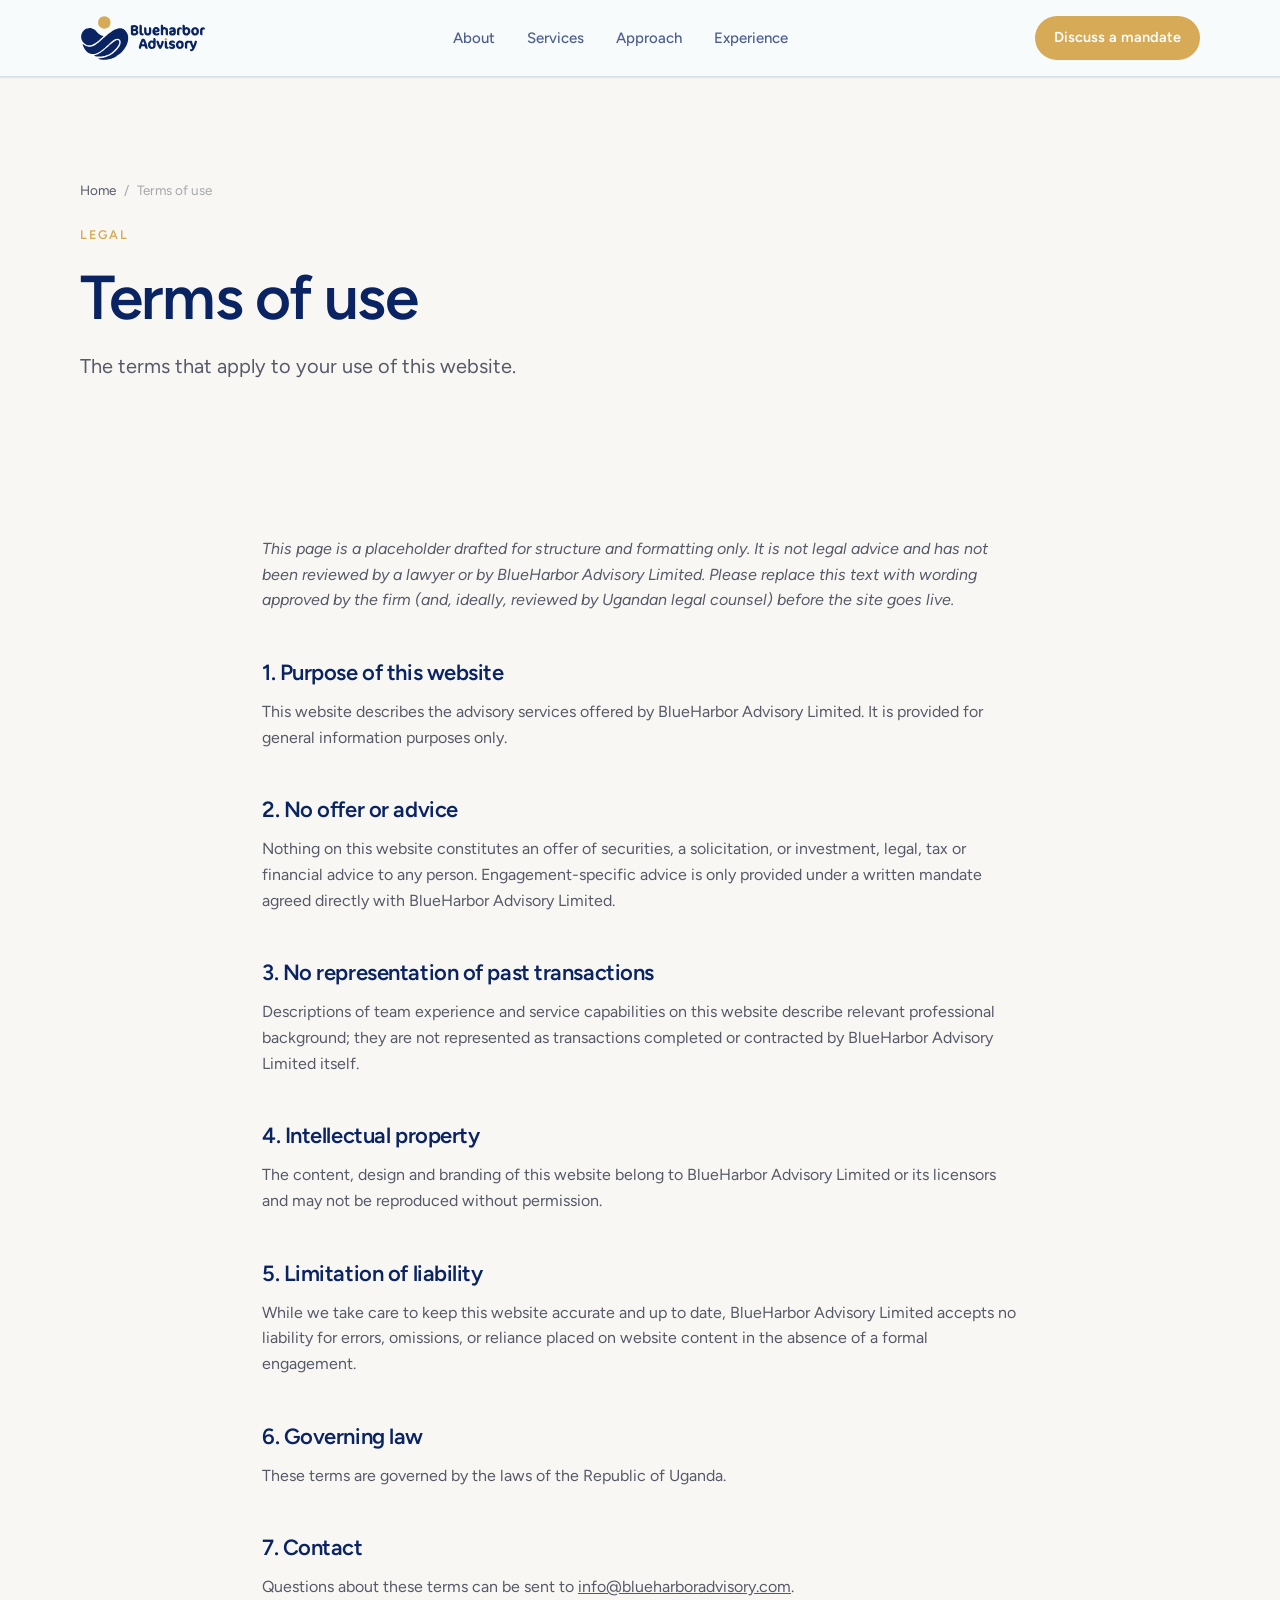
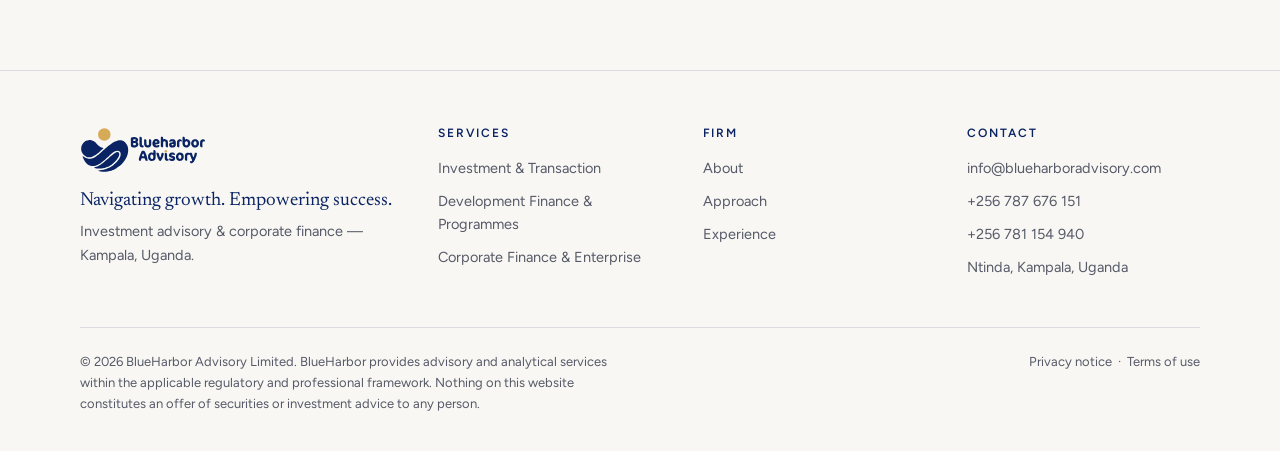
<file: terms.html>
<!doctype html>
<html lang="en-UG">
<head>
<meta charset="utf-8">
<meta name="viewport" content="width=device-width, initial-scale=1, viewport-fit=cover">
<meta name="format-detection" content="telephone=no">
<title>Terms of Use — BlueHarbor Advisory</title>
<meta name="description" content="The terms that apply to use of this website.">
<link rel="canonical" href="https://blueharboradvisory.com/terms.html">
<meta name="theme-color" content="#F8F7F3">
<link rel="icon" href="/favicon.ico" sizes="32x32">
<link rel="icon" type="image/svg+xml" href="/assets/brand/favicon.svg">
<link rel="icon" type="image/png" sizes="32x32" href="/assets/brand/favicon-32.png">
<link rel="apple-touch-icon" href="/assets/brand/apple-touch-icon.png">
<link rel="manifest" href="/site.webmanifest">
<meta property="og:type" content="website">
<meta property="og:site_name" content="BlueHarbor Advisory Limited">
<meta property="og:title" content="Terms of Use — BlueHarbor Advisory">
<meta property="og:description" content="The terms that apply to use of this website.">
<meta property="og:url" content="https://blueharboradvisory.com/terms.html">
<meta property="og:image" content="https://blueharboradvisory.com/assets/brand/og-image.png">
<meta property="og:locale" content="en_UG">
<meta name="twitter:card" content="summary_large_image">
<meta name="twitter:title" content="Terms of Use — BlueHarbor Advisory">
<meta name="twitter:description" content="The terms that apply to use of this website.">
<meta name="twitter:image" content="https://blueharboradvisory.com/assets/brand/og-image.png">
<link rel="preconnect" href="https://fonts.googleapis.com">
<link rel="preconnect" href="https://fonts.gstatic.com" crossorigin>
<link href="https://fonts.googleapis.com/css2?family=Figtree:wght@400;500;600;700&family=Newsreader:ital,opsz,wght@0,6..72,400;0,6..72,500;1,6..72,400;1,6..72,500&display=swap" rel="stylesheet">
<link rel="stylesheet" href="/css/styles.css">
<script type="application/ld+json">{"@context": "https://schema.org", "@type": "FinancialService", "name": "BlueHarbor Advisory Limited", "alternateName": "BlueHarbor Advisory", "url": "https://blueharboradvisory.com/", "logo": "https://blueharboradvisory.com/assets/brand/logo-mark.svg", "image": "https://blueharboradvisory.com/assets/brand/og-image.png", "description": "BlueHarbor Advisory Limited connects growth-oriented businesses with suitable sources of capital and supports investors through informed transaction decisions across Uganda and East Africa.", "email": "info@blueharboradvisory.com", "telephone": "+256 787 676 151", "address": {"@type": "PostalAddress", "addressLocality": "Ntinda, Kampala", "addressCountry": "UG"}, "areaServed": ["Uganda", "East Africa"]}</script>
<script>document.documentElement.classList.add('js-early')</script>
</head>
<body>
<a href="#main" class="skip">Skip to content</a>
<div class="scroll-progress" aria-hidden="true"></div>
<button class="to-top" id="toTop" aria-label="Back to top"><svg viewBox="0 0 24 24" fill="none" stroke="currentColor" stroke-width="2" stroke-linecap="round" stroke-linejoin="round"><path d="M12 19V5M6 11l6-6 6 6"/></svg></button>

<header class="nav" id="nav" data-solid="true">
  <div class="container nav-inner">
    <a href="/" class="logo" aria-label="BlueHarbor Advisory — home">
      <svg class="logo-lockup" aria-hidden="true" xmlns="http://www.w3.org/2000/svg" viewBox="101.0 31.0 867.0 316.0"><path d="M253.25 338.51C252.49 338.39 251.48 338.16 251.00 338.00C250.52 337.84 248.83 337.62 247.25 337.50C245.32 337.36 243.02 336.96 240.25 336.27C237.98 335.71 235.87 335.25 235.55 335.25C235.24 335.25 234.00 335.02 232.80 334.73C226.30 333.18 225.75 332.96 225.75 331.88C225.75 330.54 227.44 329.84 231.25 329.61C232.69 329.52 234.31 329.34 234.85 329.21C235.39 329.07 237.58 328.75 239.73 328.50C244.38 327.95 246.54 327.63 249.88 326.98C251.25 326.71 252.83 326.50 253.39 326.50C253.94 326.50 255.35 326.16 256.51 325.75C257.67 325.35 258.98 325.01 259.41 325.00C259.84 325.00 260.62 324.85 261.16 324.66C261.69 324.47 262.69 324.24 263.38 324.14C265.46 323.83 269.72 322.78 272.50 321.88C273.94 321.41 276.02 320.78 277.12 320.48C283.54 318.73 300.92 311.51 304.51 309.10C305.12 308.69 307.06 307.65 308.81 306.78C312.71 304.86 325.31 296.55 329.38 293.21C330.20 292.53 331.89 291.15 333.14 290.14C335.58 288.16 344.43 279.83 347.51 276.60C348.55 275.51 350.75 273.22 352.40 271.50C354.05 269.78 356.21 267.31 357.21 266.00C358.20 264.69 359.60 262.94 360.32 262.11C369.49 251.47 377.41 236.82 379.78 226.08C380.39 223.34 380.56 213.59 380.02 212.18C379.88 211.80 379.59 210.75 379.38 209.85C378.88 207.70 376.59 203.26 375.04 201.43C370.70 196.29 365.16 193.87 357.75 193.88C348.26 193.89 334.06 200.13 325.01 208.27C323.70 209.45 321.99 210.91 321.22 211.52C318.94 213.32 311.32 219.95 308.75 222.38C307.43 223.61 304.73 226.09 302.74 227.88C300.76 229.66 297.44 232.76 295.38 234.77C293.31 236.77 291.01 238.90 290.25 239.51C289.49 240.11 286.96 242.41 284.62 244.62C282.29 246.83 279.19 249.64 277.75 250.87C276.31 252.09 274.11 254.07 272.88 255.26C271.64 256.45 269.98 257.90 269.18 258.47C268.39 259.05 267.21 259.99 266.56 260.57C265.91 261.15 264.25 262.52 262.87 263.61C261.50 264.70 259.31 266.44 258.00 267.49C256.69 268.54 255.01 269.84 254.25 270.38C253.49 270.92 252.06 272.01 251.06 272.80C248.36 274.93 239.61 280.91 236.68 282.62C235.27 283.45 233.50 284.53 232.75 285.02C231.99 285.52 230.25 286.53 228.88 287.26C227.50 287.99 225.42 289.14 224.25 289.80C223.08 290.47 221.23 291.36 220.14 291.78C219.04 292.20 217.30 292.97 216.26 293.49C211.69 295.76 204.01 298.16 199.75 298.63C198.86 298.73 197.32 299.01 196.33 299.26C193.61 299.95 179.97 299.80 177.38 299.05C176.41 298.78 174.56 298.30 173.25 298.00C167.98 296.77 159.54 292.65 155.39 289.28C154.44 288.51 152.98 287.32 152.14 286.64C149.23 284.29 146.83 282.00 145.11 279.95C144.16 278.82 142.58 277.04 141.61 276.01C140.64 274.97 139.41 273.45 138.89 272.63C138.36 271.80 137.45 270.54 136.86 269.81C136.27 269.09 134.57 266.53 133.08 264.12C129.46 258.25 129.09 257.60 128.49 256.00C128.21 255.24 127.12 253.05 126.07 251.12C124.40 248.04 122.96 244.77 119.86 237.00C118.78 234.29 118.75 233.21 119.73 232.23C120.92 231.04 122.10 231.42 125.03 233.95C130.16 238.38 140.69 244.24 146.93 246.13C150.31 247.16 155.74 248.50 156.54 248.50C156.86 248.50 158.03 248.73 159.12 249.00C164.89 250.42 178.00 248.95 187.00 245.86C193.20 243.74 201.63 239.63 206.50 236.37C208.49 235.03 211.12 233.26 212.34 232.44C215.43 230.37 222.05 225.51 224.00 223.89C224.89 223.14 226.09 222.20 226.65 221.79C227.22 221.38 228.40 220.38 229.28 219.57C230.16 218.76 231.61 217.49 232.50 216.76C233.39 216.02 235.25 214.38 236.62 213.11C238.00 211.85 239.97 210.13 241.00 209.31C242.03 208.48 243.49 207.16 244.25 206.38C245.45 205.12 251.02 200.19 257.93 194.25C259.14 193.22 261.30 191.24 262.75 189.85C264.19 188.46 266.74 186.19 268.40 184.80C270.07 183.41 272.75 181.03 274.36 179.51C275.98 177.99 277.40 176.75 277.53 176.75C277.66 176.75 279.14 175.42 280.82 173.81C282.50 172.19 284.76 170.21 285.83 169.41C286.91 168.62 288.43 167.38 289.21 166.66C289.99 165.95 291.56 164.64 292.71 163.74C297.03 160.38 297.77 159.79 299.42 158.33C300.36 157.51 302.98 155.51 305.25 153.88C307.52 152.25 310.62 149.99 312.14 148.85C313.66 147.71 315.80 146.26 316.89 145.62C317.98 144.97 319.49 143.99 320.25 143.42C321.51 142.48 323.35 141.31 328.89 137.92C331.83 136.12 336.37 133.61 338.50 132.59C346.45 128.81 346.87 128.63 352.62 126.59C357.31 124.93 365.37 122.99 369.62 122.50C375.14 121.86 377.21 121.76 379.15 122.01C380.24 122.15 382.02 122.38 383.12 122.52C389.97 123.40 399.74 127.20 403.75 130.54C404.23 130.94 405.41 131.90 406.38 132.68C408.59 134.46 413.25 139.19 414.57 141.00C415.13 141.76 416.16 142.99 416.87 143.75C418.69 145.70 422.50 151.21 422.50 151.90C422.50 151.98 423.18 153.26 424.01 154.75C427.04 160.19 428.10 163.18 431.01 174.50C432.43 180.00 432.47 197.94 431.08 204.88C430.86 205.97 430.54 207.72 430.37 208.75C429.86 211.84 429.28 214.47 428.48 217.38C428.06 218.89 427.50 220.97 427.22 222.00C426.94 223.03 426.12 225.28 425.39 227.00C424.65 228.72 423.55 231.42 422.93 233.01C420.56 239.11 417.79 244.72 414.13 250.88C413.48 251.97 412.21 254.11 411.31 255.62C409.74 258.28 406.48 262.86 402.70 267.72C401.69 269.00 400.02 271.17 398.98 272.53C395.66 276.87 378.17 294.69 375.00 296.97C374.38 297.42 372.86 298.67 371.62 299.75C367.19 303.63 358.18 309.94 351.39 313.92C348.91 315.38 346.43 316.88 345.88 317.25C345.32 317.62 343.52 318.63 341.88 319.49C340.23 320.36 338.03 321.54 337.00 322.13C335.97 322.72 333.94 323.62 332.50 324.13C331.06 324.64 329.14 325.43 328.25 325.87C327.36 326.32 325.61 327.05 324.38 327.50C323.14 327.94 321.17 328.71 320.00 329.19C317.36 330.28 314.34 331.21 308.88 332.61C306.54 333.21 304.30 333.83 303.91 333.98C303.21 334.25 300.15 334.94 295.00 336.00C293.56 336.29 291.52 336.75 290.48 337.02C289.44 337.28 287.81 337.50 286.86 337.50C285.90 337.50 284.23 337.73 283.12 338.00C280.91 338.55 256.19 338.97 253.25 338.51Z M225.88 316.49C222.27 316.38 219.77 316.18 218.62 315.91C217.66 315.69 216.31 315.51 215.62 315.50C214.94 315.50 213.97 315.39 213.48 315.25C212.46 314.96 207.90 314.10 205.51 313.73C203.09 313.36 199.31 312.05 198.87 311.42C197.57 309.57 199.08 308.24 203.62 307.25C205.00 306.95 206.83 306.42 207.69 306.08C208.55 305.74 210.63 304.98 212.31 304.38C222.65 300.72 236.09 293.60 246.50 286.25C248.77 284.65 251.19 282.96 251.88 282.50C252.56 282.03 254.26 280.74 255.65 279.61C257.04 278.49 258.73 277.20 259.40 276.75C260.07 276.29 261.30 275.34 262.12 274.63C262.95 273.92 264.07 273.02 264.62 272.62C265.18 272.23 266.36 271.27 267.25 270.50C268.14 269.72 269.55 268.60 270.38 268.01C271.20 267.41 272.61 266.23 273.50 265.39C274.39 264.54 276.31 262.91 277.75 261.75C280.82 259.30 285.30 255.40 286.38 254.25C286.79 253.81 288.02 252.76 289.12 251.93C290.23 251.10 291.80 249.84 292.62 249.14C293.45 248.44 294.64 247.46 295.26 246.96C295.88 246.46 297.69 244.83 299.28 243.34C300.87 241.85 302.89 240.09 303.77 239.44C304.65 238.78 306.39 237.32 307.63 236.19C309.83 234.18 311.76 232.54 315.71 229.31C316.76 228.44 318.37 227.06 319.29 226.24C320.20 225.42 321.89 224.05 323.04 223.19C326.74 220.40 328.34 219.15 329.49 218.09C333.25 214.67 344.34 207.57 348.79 205.73C358.52 201.72 365.51 203.31 369.18 210.40C370.52 212.97 370.84 214.94 370.69 219.61C370.54 224.55 369.05 229.75 366.26 235.12C364.57 238.38 359.86 246.03 358.49 247.77C357.49 249.02 355.06 252.41 354.35 253.55C354.03 254.05 353.28 255.02 352.69 255.69C351.57 256.98 348.44 260.96 346.82 263.17C345.65 264.75 335.84 274.71 331.16 279.05C327.88 282.09 326.04 283.62 322.28 286.38C321.35 287.06 319.97 288.14 319.23 288.78C318.48 289.41 316.75 290.67 315.38 291.57C314.00 292.47 312.09 293.76 311.12 294.45C309.10 295.88 304.33 298.57 301.25 300.02C300.08 300.57 298.06 301.57 296.75 302.24C295.44 302.91 293.22 303.92 291.80 304.48C290.39 305.05 288.47 305.88 287.55 306.34C285.66 307.28 280.08 309.17 274.12 310.88C269.56 312.19 267.10 312.75 259.88 314.12C258.64 314.35 256.52 314.82 255.18 315.15C253.83 315.48 252.22 315.75 251.60 315.75C250.99 315.75 249.67 315.91 248.68 316.10C246.49 316.53 233.99 316.74 225.88 316.49Z M156.88 239.34C156.60 239.28 155.76 239.08 155.00 238.89C154.24 238.70 153.08 238.47 152.41 238.38C148.70 237.87 139.47 233.54 135.67 230.53C135.04 230.03 133.37 228.71 131.95 227.59C123.64 221.04 115.88 209.78 112.18 198.88C109.15 189.97 109.26 190.63 109.22 181.88C109.16 170.82 109.52 168.47 112.66 159.00C115.37 150.84 123.28 139.82 130.75 133.82C134.62 130.71 143.55 125.67 147.38 124.43C150.36 123.46 155.94 122.06 157.50 121.88C158.26 121.79 160.00 121.47 161.38 121.17C164.72 120.44 173.85 120.36 175.88 121.05C176.56 121.28 177.69 121.55 178.38 121.64C182.86 122.23 192.58 126.36 197.10 129.61C200.62 132.13 211.78 141.75 212.04 142.48C212.23 143.02 222.23 153.34 223.62 154.44C224.45 155.09 226.09 156.54 227.26 157.67C235.83 165.90 245.32 170.88 256.25 172.88C260.79 173.72 261.75 174.26 261.75 176.02C261.75 177.19 259.13 180.08 254.50 184.00C253.47 184.87 251.67 186.51 250.50 187.63C249.33 188.75 247.59 190.32 246.62 191.12C245.66 191.91 243.13 194.21 241.00 196.22C238.87 198.23 236.56 200.33 235.88 200.88C235.19 201.43 233.67 202.76 232.50 203.85C231.33 204.93 229.53 206.47 228.50 207.26C227.47 208.05 226.23 209.11 225.75 209.62C225.27 210.13 224.20 211.01 223.38 211.57C222.55 212.13 220.54 213.66 218.91 214.98C215.08 218.06 214.74 218.31 210.88 220.84C209.09 222.00 206.11 224.03 204.25 225.34C196.62 230.73 180.56 237.91 174.50 238.64C173.74 238.73 172.18 238.96 171.03 239.15C169.08 239.48 158.23 239.62 156.88 239.34Z M863.49 280.14C858.53 278.31 855.34 274.08 855.83 269.97C856.15 267.27 857.01 266.83 862.58 266.51C868.23 266.19 869.77 265.24 871.07 261.32C871.96 258.64 871.97 258.73 870.39 255.58C868.63 252.07 866.49 247.18 864.99 243.25C864.34 241.53 863.08 238.55 862.19 236.62C861.22 234.52 859.96 231.14 859.03 228.12C856.68 220.51 855.93 219.33 854.65 221.26C853.43 223.10 851.97 223.33 848.76 222.20C845.35 221.00 841.00 222.05 839.26 224.49C837.80 226.53 837.68 228.02 837.65 244.75C837.62 261.73 837.63 261.60 836.07 262.65C833.35 264.48 826.64 263.03 823.94 260.02C821.76 257.60 821.77 257.69 821.69 240.12C821.62 224.88 821.62 224.88 822.32 222.15C823.94 215.80 827.24 211.70 832.78 209.14C837.81 206.82 844.87 206.71 850.21 208.87L852.51 209.80L853.90 208.85C855.48 207.76 858.59 207.39 862.92 207.77C867.11 208.14 870.78 211.22 871.50 214.97C871.80 216.56 872.37 218.83 873.52 223.00C873.95 224.58 874.63 227.13 875.02 228.67C875.98 232.44 878.69 237.80 880.00 238.50C881.24 239.17 883.57 234.31 885.37 227.25C886.32 223.54 886.82 221.71 887.72 218.62C888.00 217.66 888.30 216.37 888.38 215.75C888.47 215.13 888.77 213.78 889.04 212.75C890.33 207.90 890.66 207.62 895.12 207.63C899.93 207.65 901.93 208.54 903.32 211.29C905.01 214.63 904.84 215.80 900.99 228.00C898.41 236.14 898.04 237.22 897.06 239.41C895.84 242.10 894.10 246.67 892.60 251.12C891.99 252.90 890.95 255.32 890.28 256.49C889.61 257.67 888.41 260.03 887.61 261.75C881.54 274.78 875.17 280.54 866.88 280.48C865.48 280.47 863.98 280.32 863.49 280.14Z M588.11 263.76C578.51 260.96 572.36 254.85 569.62 245.40C568.51 241.56 568.23 238.67 568.41 233.00C568.76 221.71 573.30 213.45 581.50 209.14C586.54 206.49 594.39 205.77 599.00 207.53C604.96 209.81 605.25 209.41 605.25 198.73C605.25 191.74 605.37 190.92 606.54 190.16C608.70 188.76 615.11 190.05 617.75 192.42C621.27 195.59 621.57 199.19 620.98 231.38C620.74 244.75 620.44 246.90 618.14 252.11C616.56 255.68 612.80 259.61 609.10 261.54C603.73 264.35 593.74 265.41 588.11 263.76Z M727.75 264.25C720.44 263.29 714.80 259.49 713.74 254.84C713.21 252.53 713.01 248.21 713.39 247.31C714.07 245.66 715.38 245.69 718.79 247.41C721.08 248.56 722.26 248.90 727.18 249.78C733.85 250.97 738.52 249.56 738.49 246.38C738.48 245.14 736.90 243.29 735.54 242.90C733.81 242.41 730.42 241.67 728.70 241.39C719.40 239.92 714.40 236.59 712.36 230.50C710.47 224.84 712.39 218.04 717.24 213.30C720.31 210.30 721.54 209.57 726.25 207.98C733.51 205.53 741.31 205.97 747.32 209.17C751.71 211.51 754.12 216.13 753.68 221.36C753.42 224.57 752.43 225.25 749.80 224.05C746.89 222.72 744.93 222.02 743.12 221.65C742.16 221.46 740.53 221.11 739.50 220.88C733.69 219.56 727.23 222.31 728.47 225.56C728.97 226.85 731.88 228.08 735.39 228.49C739.84 229.02 743.23 230.00 747.14 231.91C755.67 236.06 757.79 248.44 751.42 256.89C747.10 262.63 737.67 265.56 727.75 264.25Z M782.25 264.32C771.86 262.51 763.46 254.74 760.96 244.62C760.23 241.67 760.15 231.25 760.83 227.80C762.35 220.11 768.17 212.51 775.12 209.12C782.98 205.28 794.33 205.72 801.35 210.13C811.82 216.71 815.90 228.66 812.84 243.84C810.90 253.49 803.36 261.57 794.49 263.51C790.26 264.44 784.93 264.79 782.25 264.32Z M650.41 263.72C646.97 263.22 643.33 259.38 640.00 252.74C639.27 251.30 638.13 249.15 637.46 247.95C636.79 246.76 635.78 244.58 635.23 243.11C634.68 241.63 634.06 240.10 633.85 239.71C633.49 239.00 632.39 235.89 629.49 227.38C628.07 223.21 627.24 219.99 626.63 216.25C626.46 215.22 626.17 213.52 625.99 212.48C625.62 210.31 625.98 209.13 627.33 208.14C628.42 207.34 635.46 207.40 637.57 208.22C640.88 209.52 643.09 212.67 643.73 217.00C644.17 219.99 644.99 223.26 647.38 231.50C648.67 235.95 650.81 240.00 651.88 240.00C652.96 240.00 655.31 235.83 656.16 232.40C656.36 231.56 656.97 229.47 657.50 227.75C659.16 222.39 660.02 219.20 660.39 217.00C660.59 215.83 660.92 214.14 661.12 213.25C661.32 212.36 661.49 211.34 661.50 211.00C661.51 209.16 663.23 207.87 665.96 207.63C671.08 207.20 674.97 208.62 675.98 211.31C676.45 212.56 676.40 217.91 675.90 220.12C673.06 232.57 664.67 252.05 658.70 260.05C655.73 264.03 654.93 264.39 650.41 263.72Z M558.46 263.38C551.89 262.27 549.04 259.48 548.49 253.60C548.04 248.90 546.69 246.94 543.68 246.63C540.06 246.25 524.40 246.59 523.68 247.07C522.84 247.62 522.06 249.11 521.87 250.54C521.79 251.14 521.51 252.69 521.25 254.00C520.99 255.31 520.66 256.99 520.51 257.75C519.66 262.10 518.15 263.35 513.76 263.35C509.75 263.34 507.86 262.44 506.31 259.79C505.06 257.66 505.14 251.82 506.48 246.35C508.47 238.29 509.50 234.61 510.39 232.38C510.89 231.14 512.00 228.04 512.86 225.50C514.85 219.63 515.71 217.46 518.32 211.75C524.27 198.74 523.64 199.94 526.33 196.57C528.72 193.58 529.70 193.29 535.88 193.70C540.60 194.02 541.60 194.42 544.39 197.06C545.56 198.17 546.90 199.72 547.37 200.52C549.00 203.30 553.88 214.97 555.62 220.25C556.23 222.11 557.35 225.38 558.10 227.52C558.84 229.67 559.75 232.70 560.10 234.27C560.80 237.34 561.35 239.40 562.38 242.75C563.15 245.29 563.94 248.92 564.27 251.50C564.40 252.53 564.72 254.22 564.98 255.25C566.18 259.95 566.19 261.50 565.05 262.56C563.73 263.78 562.08 263.99 558.46 263.38Z M696.38 263.51C690.63 262.67 685.59 258.07 684.16 252.38C683.08 248.02 683.08 212.54 684.16 210.32C686.08 206.41 694.29 208.03 697.43 212.94C699.38 216.00 699.32 215.46 699.42 231.12C699.51 246.28 699.54 246.76 700.23 247.91C700.80 248.84 703.73 250.15 706.09 250.53C708.97 250.99 709.38 251.59 709.37 255.38C709.35 259.53 708.16 261.72 705.25 262.98C703.82 263.59 698.97 263.88 696.38 263.51Z M598.60 250.23C600.03 249.83 602.07 247.67 603.13 245.44C604.87 241.79 605.24 232.28 603.80 228.55C601.64 222.97 598.67 220.64 593.75 220.63C588.69 220.62 585.70 223.88 584.27 230.95C583.78 233.34 584.20 239.01 584.97 240.44C585.12 240.72 585.54 241.78 585.91 242.79C587.15 246.25 589.74 249.03 592.72 250.13C593.83 250.54 597.27 250.59 598.60 250.23Z M791.87 248.88C795.30 247.18 797.36 242.57 797.30 236.70C797.19 225.77 794.47 221.96 786.50 221.58C781.66 221.35 779.77 222.72 777.94 227.77C775.52 234.49 776.77 243.71 780.58 247.15C782.85 249.21 783.83 249.53 787.62 249.45C790.26 249.39 791.06 249.28 791.87 248.88Z M539.37 232.24C542.99 231.71 543.07 230.92 540.26 223.64C539.73 222.26 538.87 219.79 538.35 218.16C535.79 210.13 534.15 210.66 530.24 220.75C526.69 229.89 526.61 231.78 529.76 232.24C531.76 232.53 537.36 232.53 539.37 232.24Z M563.75 172.32C551.07 170.14 545.04 164.80 542.22 153.25C541.52 150.38 541.52 150.38 541.49 134.71C541.47 117.86 541.49 117.59 542.76 116.36C543.54 115.62 543.54 115.62 546.96 115.63C551.04 115.63 552.69 116.22 554.92 118.44C557.46 120.99 557.35 120.31 557.52 134.62C557.66 146.22 557.71 147.28 558.20 149.32C559.55 154.88 561.78 157.04 566.38 157.21C570.11 157.35 572.06 156.08 573.79 152.38C574.61 150.62 574.61 150.62 574.74 134.25C574.90 115.89 574.82 116.61 576.69 115.83C578.27 115.17 583.53 115.46 585.14 116.30C587.15 117.35 588.88 119.07 589.80 120.95C590.62 122.61 590.62 122.61 590.62 137.37C590.62 153.50 590.63 153.40 588.76 158.85C586.62 165.08 579.77 170.83 573.40 171.77C572.42 171.92 570.95 172.14 570.12 172.26C568.62 172.49 564.92 172.53 563.75 172.32Z M623.25 172.24C610.03 170.11 601.51 162.58 598.88 150.69C598.07 147.05 598.45 138.20 599.58 134.23C601.07 128.99 602.13 126.88 605.01 123.38C614.49 111.86 633.27 110.95 642.86 121.55C644.54 123.41 647.14 128.36 647.37 130.16C647.45 130.83 647.69 132.07 647.89 132.93C648.57 135.85 647.87 140.54 646.36 143.15C644.35 146.65 638.89 149.30 633.03 149.63C631.71 149.71 629.84 149.88 628.88 150.02C627.91 150.16 625.33 150.36 623.12 150.48C617.45 150.78 616.33 151.39 617.38 153.60C619.95 159.01 633.82 159.88 641.53 155.13C644.98 153.00 646.43 154.27 646.19 159.21C645.91 165.05 642.23 169.34 636.25 170.82C630.59 172.21 626.11 172.70 623.25 172.24Z M829.75 172.31C818.36 171.41 809.36 163.49 806.01 151.43C805.21 148.54 805.12 100.82 805.91 99.46C807.09 97.44 810.79 96.98 814.92 98.34C819.51 99.85 821.16 103.00 821.47 110.88C821.74 117.54 821.97 117.78 826.38 116.04C831.13 114.16 832.80 113.89 836.90 114.37C845.11 115.33 850.68 119.15 855.47 127.10C860.86 136.05 860.67 147.53 854.93 158.88C852.06 164.55 843.68 170.90 838.12 171.61C837.44 171.69 836.37 171.87 835.75 171.99C834.37 172.27 831.27 172.44 829.75 172.31Z M888.25 172.24C883.67 171.79 882.32 171.34 877.38 168.61C871.43 165.34 866.57 158.07 864.90 149.96C864.16 146.34 864.70 138.21 866.00 133.62C869.24 122.13 877.25 115.55 889.33 114.46C900.98 113.41 909.29 117.80 915.44 128.24C919.66 135.41 919.30 152.14 914.79 158.85C910.57 165.13 909.42 166.29 904.81 168.97C902.60 170.25 901.64 170.60 898.53 171.25C897.21 171.53 895.51 171.92 894.76 172.13C893.33 172.52 891.41 172.55 888.25 172.24Z M730.50 171.49C725.44 171.02 719.47 167.94 716.63 164.31C709.23 154.90 713.09 141.87 724.33 138.28C728.50 136.95 730.64 136.55 739.25 135.51C742.39 135.13 743.36 134.07 742.49 131.97C740.44 127.03 725.59 127.35 719.70 132.46C717.61 134.28 715.76 134.13 715.15 132.10C714.84 131.07 715.42 125.69 716.02 124.12C717.31 120.73 721.72 117.25 726.99 115.49C729.70 114.58 739.56 114.37 742.92 115.14C751.11 117.04 756.02 121.78 758.67 130.38C759.60 133.37 759.78 155.19 758.90 157.75C756.23 165.53 749.57 170.96 742.00 171.52C738.77 171.76 733.34 171.75 730.50 171.49Z M465.62 171.23C457.23 169.82 452.27 165.77 450.75 159.11C450.62 158.53 450.51 147.06 450.49 132.45C450.46 107.42 450.47 106.77 450.95 105.69C452.08 103.13 455.62 101.78 462.25 101.39C463.69 101.31 465.61 101.08 466.50 100.88C468.45 100.45 477.95 100.36 480.03 100.76C480.77 100.90 482.33 101.12 483.50 101.24C490.80 102.03 497.79 107.59 499.71 114.13C501.78 121.19 500.40 127.36 495.57 132.58C493.99 134.28 493.99 134.27 497.67 138.46C502.78 144.29 503.50 151.22 499.77 158.88C496.40 165.78 490.71 169.68 482.10 171.00C478.59 171.53 468.29 171.68 465.62 171.23Z M521.69 170.75C518.71 169.74 516.18 168.43 514.83 167.18C512.08 164.65 509.69 157.34 509.67 151.38C509.56 129.31 509.94 99.76 510.32 99.17C510.93 98.24 512.10 97.71 513.99 97.50C519.57 96.90 523.64 99.42 525.53 104.64C526.07 106.12 526.07 106.20 526.02 127.75C525.95 158.26 525.66 156.90 532.42 157.45C537.70 157.87 538.62 158.64 538.62 162.64C538.62 166.83 536.60 169.74 532.81 170.98C530.18 171.85 524.58 171.73 521.69 170.75Z M776.00 170.85C770.76 170.02 768.17 167.67 767.51 163.12C767.12 160.45 767.06 136.93 767.43 133.82C767.92 129.82 768.47 127.53 769.43 125.57C774.54 115.09 790.17 111.23 797.90 118.55C799.68 120.23 800.29 121.73 800.44 124.75C800.69 129.84 799.45 131.19 795.50 130.12C792.43 129.30 788.17 129.74 786.32 131.07C783.61 133.01 783.55 133.57 783.52 155.70C783.50 169.84 783.50 169.85 781.98 170.64C780.85 171.22 778.78 171.30 776.00 170.85Z M935.36 170.88C929.75 170.11 926.88 167.48 926.01 162.29C925.60 159.88 925.78 135.35 926.22 132.50C927.92 121.47 934.60 115.60 946.28 114.84C954.46 114.30 960.35 120.14 959.39 127.83C959.07 130.41 957.80 130.97 954.15 130.12C952.43 129.72 947.53 129.81 946.34 130.26C945.16 130.71 943.53 132.50 943.00 133.94C942.00 136.61 941.58 150.23 942.09 163.38C942.39 171.20 941.88 171.77 935.36 170.88Z M662.85 170.66C660.28 170.01 657.97 168.11 656.93 165.78C656.35 164.50 656.04 126.69 656.45 107.57C656.67 97.27 656.36 97.92 661.10 97.79C664.10 97.71 664.25 97.73 666.16 98.52C671.37 100.67 671.97 101.78 672.24 109.88C672.50 117.30 672.62 117.46 676.46 115.65C680.18 113.89 681.46 113.72 686.02 114.38C692.91 115.38 697.52 117.87 701.11 122.50C702.60 124.42 702.93 125.16 703.65 128.07C703.99 129.48 704.57 131.47 704.92 132.50C705.62 134.52 705.72 139.73 705.43 161.25C705.31 170.51 705.19 170.77 700.89 170.96C695.70 171.18 691.84 169.20 690.11 165.42C689.52 164.12 689.52 164.12 689.49 151.62C689.47 138.27 689.37 136.83 688.26 134.20C687.22 131.71 686.27 130.66 684.11 129.59C680.30 127.71 677.01 128.49 674.44 131.88C672.33 134.67 672.42 133.81 672.24 152.12C672.07 169.64 672.11 169.14 670.75 170.38C670.06 171.00 664.94 171.18 662.85 170.66Z M740.51 157.22C742.78 156.01 743.33 155.07 743.46 152.13C743.57 149.44 743.36 148.88 742.04 148.32C739.89 147.42 734.13 148.15 731.58 149.64C728.42 151.49 729.33 156.13 733.14 157.59C735.61 158.54 738.30 158.40 740.51 157.22Z M835.89 156.83C838.51 155.95 841.61 151.89 842.25 148.49C842.67 146.28 842.57 138.31 842.10 136.73C840.60 131.70 836.59 128.50 831.76 128.50C828.70 128.50 824.57 131.85 822.56 135.96C821.62 137.88 821.62 137.88 821.54 142.43C821.45 147.67 821.65 148.98 822.93 151.55C824.25 154.19 826.04 155.80 828.88 156.92C830.05 157.38 834.44 157.33 835.89 156.83Z M895.27 156.87C900.22 155.15 901.87 150.81 901.49 140.50C901.27 134.60 899.35 131.42 894.81 129.46C889.53 127.18 885.22 129.25 881.93 135.64C881.13 137.19 880.61 142.20 880.98 144.79C881.85 150.95 883.87 154.70 887.26 156.44C889.11 157.40 893.12 157.61 895.27 156.87Z M480.17 155.72C484.51 154.32 486.31 150.51 484.90 145.68C483.83 141.98 481.86 141.17 473.96 141.14C466.21 141.12 466.88 140.50 466.68 147.78C466.49 154.57 466.76 155.27 469.92 156.15C471.71 156.66 478.11 156.38 480.17 155.72Z M624.88 138.00C625.42 137.87 626.82 137.64 627.97 137.49C631.40 137.06 632.50 136.10 632.50 133.55C632.50 127.70 622.09 126.23 617.51 131.42C615.70 133.48 615.26 136.51 616.64 137.41C617.86 138.21 622.58 138.55 624.88 138.00Z M478.22 127.35C482.43 126.58 484.12 124.77 484.12 121.08C484.12 118.70 484.12 118.70 482.83 117.50C480.43 115.30 478.35 114.63 473.88 114.63C467.85 114.64 466.78 115.48 466.55 120.39C466.37 124.33 467.42 126.97 469.33 127.39C472.03 127.99 474.85 127.97 478.22 127.35Z" fill="#0A2363"/><g fill="#D6AA56"><circle cx="268" cy="82.5" r="43"/><circle cx="691" cy="197.5" r="8.8"/></g></svg>

    </a>
    <nav aria-label="Primary">
      <ul class="nav-links">
        <li><a href="/about.html">About</a></li>
        <li><a href="/services.html">Services</a></li>
        <li><a href="/services.html#approach">Approach</a></li>
        <li><a href="/experience.html">Experience</a></li>
      </ul>
    </nav>
    <a href="/contact.html" class="btn btn-primary nav-cta">Discuss a mandate</a>
    <button class="menu-btn" id="menuBtn" aria-expanded="false" aria-controls="mobileMenu" aria-label="Open menu">
      <svg viewBox="0 0 24 24" fill="none" stroke="currentColor" stroke-width="1.8" stroke-linecap="round"><path d="M4 7h16M4 12h16M4 17h10"/></svg>
    </button>
  </div>
  <div class="mobile-menu" id="mobileMenu">
    <a href="/about.html">About</a><a href="/services.html">Services</a><a href="/services.html#approach">Approach</a><a href="/experience.html">Experience</a>
    <a href="/contact.html" class="btn btn-primary">Discuss a mandate</a>
  </div>
</header>

<main id="main">
<section class="page-hero on-dark">
  <div class="container">
    <div class="crumbs"><a href="/">Home</a><span>/</span><span>Terms of use</span></div>
    <span class="eyebrow reveal">Legal</span>
    <h1 class="h2 reveal" data-d="1">Terms of use</h1>
    <p class="lead reveal" data-d="2">The terms that apply to your use of this website.</p>
  </div>
</section>
<section class="section">
  <div class="container legal">
    <p><em>This page is a placeholder drafted for structure and formatting only. It is not legal advice
and has not been reviewed by a lawyer or by BlueHarbor Advisory Limited. Please replace this text with
wording approved by the firm (and, ideally, reviewed by Ugandan legal counsel) before the site goes live.</em></p>
    <h2>1. Purpose of this website</h2>
    <p>This website describes the advisory services offered by BlueHarbor Advisory Limited. It is provided for general
    information purposes only.</p>
    <h2>2. No offer or advice</h2>
    <p>Nothing on this website constitutes an offer of securities, a solicitation, or investment, legal, tax or
    financial advice to any person. Engagement-specific advice is only provided under a written mandate agreed
    directly with BlueHarbor Advisory Limited.</p>
    <h2>3. No representation of past transactions</h2>
    <p>Descriptions of team experience and service capabilities on this website describe relevant professional
    background; they are not represented as transactions completed or contracted by BlueHarbor Advisory Limited
    itself.</p>
    <h2>4. Intellectual property</h2>
    <p>The content, design and branding of this website belong to BlueHarbor Advisory Limited or its licensors and
    may not be reproduced without permission.</p>
    <h2>5. Limitation of liability</h2>
    <p>While we take care to keep this website accurate and up to date, BlueHarbor Advisory Limited accepts no
    liability for errors, omissions, or reliance placed on website content in the absence of a formal engagement.</p>
    <h2>6. Governing law</h2>
    <p>These terms are governed by the laws of the Republic of Uganda.</p>
    <h2>7. Contact</h2>
    <p>Questions about these terms can be sent to <a href="mailto:info@blueharboradvisory.com">info@blueharboradvisory.com</a>.</p>
  </div>
</section>
</main>

<footer class="footer">
  <div class="container">
    <div class="footer-grid">
      <div>
        <a href="/" class="logo" aria-label="BlueHarbor Advisory">
          <svg class="logo-lockup" aria-hidden="true" xmlns="http://www.w3.org/2000/svg" viewBox="101.0 31.0 867.0 316.0"><path d="M253.25 338.51C252.49 338.39 251.48 338.16 251.00 338.00C250.52 337.84 248.83 337.62 247.25 337.50C245.32 337.36 243.02 336.96 240.25 336.27C237.98 335.71 235.87 335.25 235.55 335.25C235.24 335.25 234.00 335.02 232.80 334.73C226.30 333.18 225.75 332.96 225.75 331.88C225.75 330.54 227.44 329.84 231.25 329.61C232.69 329.52 234.31 329.34 234.85 329.21C235.39 329.07 237.58 328.75 239.73 328.50C244.38 327.95 246.54 327.63 249.88 326.98C251.25 326.71 252.83 326.50 253.39 326.50C253.94 326.50 255.35 326.16 256.51 325.75C257.67 325.35 258.98 325.01 259.41 325.00C259.84 325.00 260.62 324.85 261.16 324.66C261.69 324.47 262.69 324.24 263.38 324.14C265.46 323.83 269.72 322.78 272.50 321.88C273.94 321.41 276.02 320.78 277.12 320.48C283.54 318.73 300.92 311.51 304.51 309.10C305.12 308.69 307.06 307.65 308.81 306.78C312.71 304.86 325.31 296.55 329.38 293.21C330.20 292.53 331.89 291.15 333.14 290.14C335.58 288.16 344.43 279.83 347.51 276.60C348.55 275.51 350.75 273.22 352.40 271.50C354.05 269.78 356.21 267.31 357.21 266.00C358.20 264.69 359.60 262.94 360.32 262.11C369.49 251.47 377.41 236.82 379.78 226.08C380.39 223.34 380.56 213.59 380.02 212.18C379.88 211.80 379.59 210.75 379.38 209.85C378.88 207.70 376.59 203.26 375.04 201.43C370.70 196.29 365.16 193.87 357.75 193.88C348.26 193.89 334.06 200.13 325.01 208.27C323.70 209.45 321.99 210.91 321.22 211.52C318.94 213.32 311.32 219.95 308.75 222.38C307.43 223.61 304.73 226.09 302.74 227.88C300.76 229.66 297.44 232.76 295.38 234.77C293.31 236.77 291.01 238.90 290.25 239.51C289.49 240.11 286.96 242.41 284.62 244.62C282.29 246.83 279.19 249.64 277.75 250.87C276.31 252.09 274.11 254.07 272.88 255.26C271.64 256.45 269.98 257.90 269.18 258.47C268.39 259.05 267.21 259.99 266.56 260.57C265.91 261.15 264.25 262.52 262.87 263.61C261.50 264.70 259.31 266.44 258.00 267.49C256.69 268.54 255.01 269.84 254.25 270.38C253.49 270.92 252.06 272.01 251.06 272.80C248.36 274.93 239.61 280.91 236.68 282.62C235.27 283.45 233.50 284.53 232.75 285.02C231.99 285.52 230.25 286.53 228.88 287.26C227.50 287.99 225.42 289.14 224.25 289.80C223.08 290.47 221.23 291.36 220.14 291.78C219.04 292.20 217.30 292.97 216.26 293.49C211.69 295.76 204.01 298.16 199.75 298.63C198.86 298.73 197.32 299.01 196.33 299.26C193.61 299.95 179.97 299.80 177.38 299.05C176.41 298.78 174.56 298.30 173.25 298.00C167.98 296.77 159.54 292.65 155.39 289.28C154.44 288.51 152.98 287.32 152.14 286.64C149.23 284.29 146.83 282.00 145.11 279.95C144.16 278.82 142.58 277.04 141.61 276.01C140.64 274.97 139.41 273.45 138.89 272.63C138.36 271.80 137.45 270.54 136.86 269.81C136.27 269.09 134.57 266.53 133.08 264.12C129.46 258.25 129.09 257.60 128.49 256.00C128.21 255.24 127.12 253.05 126.07 251.12C124.40 248.04 122.96 244.77 119.86 237.00C118.78 234.29 118.75 233.21 119.73 232.23C120.92 231.04 122.10 231.42 125.03 233.95C130.16 238.38 140.69 244.24 146.93 246.13C150.31 247.16 155.74 248.50 156.54 248.50C156.86 248.50 158.03 248.73 159.12 249.00C164.89 250.42 178.00 248.95 187.00 245.86C193.20 243.74 201.63 239.63 206.50 236.37C208.49 235.03 211.12 233.26 212.34 232.44C215.43 230.37 222.05 225.51 224.00 223.89C224.89 223.14 226.09 222.20 226.65 221.79C227.22 221.38 228.40 220.38 229.28 219.57C230.16 218.76 231.61 217.49 232.50 216.76C233.39 216.02 235.25 214.38 236.62 213.11C238.00 211.85 239.97 210.13 241.00 209.31C242.03 208.48 243.49 207.16 244.25 206.38C245.45 205.12 251.02 200.19 257.93 194.25C259.14 193.22 261.30 191.24 262.75 189.85C264.19 188.46 266.74 186.19 268.40 184.80C270.07 183.41 272.75 181.03 274.36 179.51C275.98 177.99 277.40 176.75 277.53 176.75C277.66 176.75 279.14 175.42 280.82 173.81C282.50 172.19 284.76 170.21 285.83 169.41C286.91 168.62 288.43 167.38 289.21 166.66C289.99 165.95 291.56 164.64 292.71 163.74C297.03 160.38 297.77 159.79 299.42 158.33C300.36 157.51 302.98 155.51 305.25 153.88C307.52 152.25 310.62 149.99 312.14 148.85C313.66 147.71 315.80 146.26 316.89 145.62C317.98 144.97 319.49 143.99 320.25 143.42C321.51 142.48 323.35 141.31 328.89 137.92C331.83 136.12 336.37 133.61 338.50 132.59C346.45 128.81 346.87 128.63 352.62 126.59C357.31 124.93 365.37 122.99 369.62 122.50C375.14 121.86 377.21 121.76 379.15 122.01C380.24 122.15 382.02 122.38 383.12 122.52C389.97 123.40 399.74 127.20 403.75 130.54C404.23 130.94 405.41 131.90 406.38 132.68C408.59 134.46 413.25 139.19 414.57 141.00C415.13 141.76 416.16 142.99 416.87 143.75C418.69 145.70 422.50 151.21 422.50 151.90C422.50 151.98 423.18 153.26 424.01 154.75C427.04 160.19 428.10 163.18 431.01 174.50C432.43 180.00 432.47 197.94 431.08 204.88C430.86 205.97 430.54 207.72 430.37 208.75C429.86 211.84 429.28 214.47 428.48 217.38C428.06 218.89 427.50 220.97 427.22 222.00C426.94 223.03 426.12 225.28 425.39 227.00C424.65 228.72 423.55 231.42 422.93 233.01C420.56 239.11 417.79 244.72 414.13 250.88C413.48 251.97 412.21 254.11 411.31 255.62C409.74 258.28 406.48 262.86 402.70 267.72C401.69 269.00 400.02 271.17 398.98 272.53C395.66 276.87 378.17 294.69 375.00 296.97C374.38 297.42 372.86 298.67 371.62 299.75C367.19 303.63 358.18 309.94 351.39 313.92C348.91 315.38 346.43 316.88 345.88 317.25C345.32 317.62 343.52 318.63 341.88 319.49C340.23 320.36 338.03 321.54 337.00 322.13C335.97 322.72 333.94 323.62 332.50 324.13C331.06 324.64 329.14 325.43 328.25 325.87C327.36 326.32 325.61 327.05 324.38 327.50C323.14 327.94 321.17 328.71 320.00 329.19C317.36 330.28 314.34 331.21 308.88 332.61C306.54 333.21 304.30 333.83 303.91 333.98C303.21 334.25 300.15 334.94 295.00 336.00C293.56 336.29 291.52 336.75 290.48 337.02C289.44 337.28 287.81 337.50 286.86 337.50C285.90 337.50 284.23 337.73 283.12 338.00C280.91 338.55 256.19 338.97 253.25 338.51Z M225.88 316.49C222.27 316.38 219.77 316.18 218.62 315.91C217.66 315.69 216.31 315.51 215.62 315.50C214.94 315.50 213.97 315.39 213.48 315.25C212.46 314.96 207.90 314.10 205.51 313.73C203.09 313.36 199.31 312.05 198.87 311.42C197.57 309.57 199.08 308.24 203.62 307.25C205.00 306.95 206.83 306.42 207.69 306.08C208.55 305.74 210.63 304.98 212.31 304.38C222.65 300.72 236.09 293.60 246.50 286.25C248.77 284.65 251.19 282.96 251.88 282.50C252.56 282.03 254.26 280.74 255.65 279.61C257.04 278.49 258.73 277.20 259.40 276.75C260.07 276.29 261.30 275.34 262.12 274.63C262.95 273.92 264.07 273.02 264.62 272.62C265.18 272.23 266.36 271.27 267.25 270.50C268.14 269.72 269.55 268.60 270.38 268.01C271.20 267.41 272.61 266.23 273.50 265.39C274.39 264.54 276.31 262.91 277.75 261.75C280.82 259.30 285.30 255.40 286.38 254.25C286.79 253.81 288.02 252.76 289.12 251.93C290.23 251.10 291.80 249.84 292.62 249.14C293.45 248.44 294.64 247.46 295.26 246.96C295.88 246.46 297.69 244.83 299.28 243.34C300.87 241.85 302.89 240.09 303.77 239.44C304.65 238.78 306.39 237.32 307.63 236.19C309.83 234.18 311.76 232.54 315.71 229.31C316.76 228.44 318.37 227.06 319.29 226.24C320.20 225.42 321.89 224.05 323.04 223.19C326.74 220.40 328.34 219.15 329.49 218.09C333.25 214.67 344.34 207.57 348.79 205.73C358.52 201.72 365.51 203.31 369.18 210.40C370.52 212.97 370.84 214.94 370.69 219.61C370.54 224.55 369.05 229.75 366.26 235.12C364.57 238.38 359.86 246.03 358.49 247.77C357.49 249.02 355.06 252.41 354.35 253.55C354.03 254.05 353.28 255.02 352.69 255.69C351.57 256.98 348.44 260.96 346.82 263.17C345.65 264.75 335.84 274.71 331.16 279.05C327.88 282.09 326.04 283.62 322.28 286.38C321.35 287.06 319.97 288.14 319.23 288.78C318.48 289.41 316.75 290.67 315.38 291.57C314.00 292.47 312.09 293.76 311.12 294.45C309.10 295.88 304.33 298.57 301.25 300.02C300.08 300.57 298.06 301.57 296.75 302.24C295.44 302.91 293.22 303.92 291.80 304.48C290.39 305.05 288.47 305.88 287.55 306.34C285.66 307.28 280.08 309.17 274.12 310.88C269.56 312.19 267.10 312.75 259.88 314.12C258.64 314.35 256.52 314.82 255.18 315.15C253.83 315.48 252.22 315.75 251.60 315.75C250.99 315.75 249.67 315.91 248.68 316.10C246.49 316.53 233.99 316.74 225.88 316.49Z M156.88 239.34C156.60 239.28 155.76 239.08 155.00 238.89C154.24 238.70 153.08 238.47 152.41 238.38C148.70 237.87 139.47 233.54 135.67 230.53C135.04 230.03 133.37 228.71 131.95 227.59C123.64 221.04 115.88 209.78 112.18 198.88C109.15 189.97 109.26 190.63 109.22 181.88C109.16 170.82 109.52 168.47 112.66 159.00C115.37 150.84 123.28 139.82 130.75 133.82C134.62 130.71 143.55 125.67 147.38 124.43C150.36 123.46 155.94 122.06 157.50 121.88C158.26 121.79 160.00 121.47 161.38 121.17C164.72 120.44 173.85 120.36 175.88 121.05C176.56 121.28 177.69 121.55 178.38 121.64C182.86 122.23 192.58 126.36 197.10 129.61C200.62 132.13 211.78 141.75 212.04 142.48C212.23 143.02 222.23 153.34 223.62 154.44C224.45 155.09 226.09 156.54 227.26 157.67C235.83 165.90 245.32 170.88 256.25 172.88C260.79 173.72 261.75 174.26 261.75 176.02C261.75 177.19 259.13 180.08 254.50 184.00C253.47 184.87 251.67 186.51 250.50 187.63C249.33 188.75 247.59 190.32 246.62 191.12C245.66 191.91 243.13 194.21 241.00 196.22C238.87 198.23 236.56 200.33 235.88 200.88C235.19 201.43 233.67 202.76 232.50 203.85C231.33 204.93 229.53 206.47 228.50 207.26C227.47 208.05 226.23 209.11 225.75 209.62C225.27 210.13 224.20 211.01 223.38 211.57C222.55 212.13 220.54 213.66 218.91 214.98C215.08 218.06 214.74 218.31 210.88 220.84C209.09 222.00 206.11 224.03 204.25 225.34C196.62 230.73 180.56 237.91 174.50 238.64C173.74 238.73 172.18 238.96 171.03 239.15C169.08 239.48 158.23 239.62 156.88 239.34Z M863.49 280.14C858.53 278.31 855.34 274.08 855.83 269.97C856.15 267.27 857.01 266.83 862.58 266.51C868.23 266.19 869.77 265.24 871.07 261.32C871.96 258.64 871.97 258.73 870.39 255.58C868.63 252.07 866.49 247.18 864.99 243.25C864.34 241.53 863.08 238.55 862.19 236.62C861.22 234.52 859.96 231.14 859.03 228.12C856.68 220.51 855.93 219.33 854.65 221.26C853.43 223.10 851.97 223.33 848.76 222.20C845.35 221.00 841.00 222.05 839.26 224.49C837.80 226.53 837.68 228.02 837.65 244.75C837.62 261.73 837.63 261.60 836.07 262.65C833.35 264.48 826.64 263.03 823.94 260.02C821.76 257.60 821.77 257.69 821.69 240.12C821.62 224.88 821.62 224.88 822.32 222.15C823.94 215.80 827.24 211.70 832.78 209.14C837.81 206.82 844.87 206.71 850.21 208.87L852.51 209.80L853.90 208.85C855.48 207.76 858.59 207.39 862.92 207.77C867.11 208.14 870.78 211.22 871.50 214.97C871.80 216.56 872.37 218.83 873.52 223.00C873.95 224.58 874.63 227.13 875.02 228.67C875.98 232.44 878.69 237.80 880.00 238.50C881.24 239.17 883.57 234.31 885.37 227.25C886.32 223.54 886.82 221.71 887.72 218.62C888.00 217.66 888.30 216.37 888.38 215.75C888.47 215.13 888.77 213.78 889.04 212.75C890.33 207.90 890.66 207.62 895.12 207.63C899.93 207.65 901.93 208.54 903.32 211.29C905.01 214.63 904.84 215.80 900.99 228.00C898.41 236.14 898.04 237.22 897.06 239.41C895.84 242.10 894.10 246.67 892.60 251.12C891.99 252.90 890.95 255.32 890.28 256.49C889.61 257.67 888.41 260.03 887.61 261.75C881.54 274.78 875.17 280.54 866.88 280.48C865.48 280.47 863.98 280.32 863.49 280.14Z M588.11 263.76C578.51 260.96 572.36 254.85 569.62 245.40C568.51 241.56 568.23 238.67 568.41 233.00C568.76 221.71 573.30 213.45 581.50 209.14C586.54 206.49 594.39 205.77 599.00 207.53C604.96 209.81 605.25 209.41 605.25 198.73C605.25 191.74 605.37 190.92 606.54 190.16C608.70 188.76 615.11 190.05 617.75 192.42C621.27 195.59 621.57 199.19 620.98 231.38C620.74 244.75 620.44 246.90 618.14 252.11C616.56 255.68 612.80 259.61 609.10 261.54C603.73 264.35 593.74 265.41 588.11 263.76Z M727.75 264.25C720.44 263.29 714.80 259.49 713.74 254.84C713.21 252.53 713.01 248.21 713.39 247.31C714.07 245.66 715.38 245.69 718.79 247.41C721.08 248.56 722.26 248.90 727.18 249.78C733.85 250.97 738.52 249.56 738.49 246.38C738.48 245.14 736.90 243.29 735.54 242.90C733.81 242.41 730.42 241.67 728.70 241.39C719.40 239.92 714.40 236.59 712.36 230.50C710.47 224.84 712.39 218.04 717.24 213.30C720.31 210.30 721.54 209.57 726.25 207.98C733.51 205.53 741.31 205.97 747.32 209.17C751.71 211.51 754.12 216.13 753.68 221.36C753.42 224.57 752.43 225.25 749.80 224.05C746.89 222.72 744.93 222.02 743.12 221.65C742.16 221.46 740.53 221.11 739.50 220.88C733.69 219.56 727.23 222.31 728.47 225.56C728.97 226.85 731.88 228.08 735.39 228.49C739.84 229.02 743.23 230.00 747.14 231.91C755.67 236.06 757.79 248.44 751.42 256.89C747.10 262.63 737.67 265.56 727.75 264.25Z M782.25 264.32C771.86 262.51 763.46 254.74 760.96 244.62C760.23 241.67 760.15 231.25 760.83 227.80C762.35 220.11 768.17 212.51 775.12 209.12C782.98 205.28 794.33 205.72 801.35 210.13C811.82 216.71 815.90 228.66 812.84 243.84C810.90 253.49 803.36 261.57 794.49 263.51C790.26 264.44 784.93 264.79 782.25 264.32Z M650.41 263.72C646.97 263.22 643.33 259.38 640.00 252.74C639.27 251.30 638.13 249.15 637.46 247.95C636.79 246.76 635.78 244.58 635.23 243.11C634.68 241.63 634.06 240.10 633.85 239.71C633.49 239.00 632.39 235.89 629.49 227.38C628.07 223.21 627.24 219.99 626.63 216.25C626.46 215.22 626.17 213.52 625.99 212.48C625.62 210.31 625.98 209.13 627.33 208.14C628.42 207.34 635.46 207.40 637.57 208.22C640.88 209.52 643.09 212.67 643.73 217.00C644.17 219.99 644.99 223.26 647.38 231.50C648.67 235.95 650.81 240.00 651.88 240.00C652.96 240.00 655.31 235.83 656.16 232.40C656.36 231.56 656.97 229.47 657.50 227.75C659.16 222.39 660.02 219.20 660.39 217.00C660.59 215.83 660.92 214.14 661.12 213.25C661.32 212.36 661.49 211.34 661.50 211.00C661.51 209.16 663.23 207.87 665.96 207.63C671.08 207.20 674.97 208.62 675.98 211.31C676.45 212.56 676.40 217.91 675.90 220.12C673.06 232.57 664.67 252.05 658.70 260.05C655.73 264.03 654.93 264.39 650.41 263.72Z M558.46 263.38C551.89 262.27 549.04 259.48 548.49 253.60C548.04 248.90 546.69 246.94 543.68 246.63C540.06 246.25 524.40 246.59 523.68 247.07C522.84 247.62 522.06 249.11 521.87 250.54C521.79 251.14 521.51 252.69 521.25 254.00C520.99 255.31 520.66 256.99 520.51 257.75C519.66 262.10 518.15 263.35 513.76 263.35C509.75 263.34 507.86 262.44 506.31 259.79C505.06 257.66 505.14 251.82 506.48 246.35C508.47 238.29 509.50 234.61 510.39 232.38C510.89 231.14 512.00 228.04 512.86 225.50C514.85 219.63 515.71 217.46 518.32 211.75C524.27 198.74 523.64 199.94 526.33 196.57C528.72 193.58 529.70 193.29 535.88 193.70C540.60 194.02 541.60 194.42 544.39 197.06C545.56 198.17 546.90 199.72 547.37 200.52C549.00 203.30 553.88 214.97 555.62 220.25C556.23 222.11 557.35 225.38 558.10 227.52C558.84 229.67 559.75 232.70 560.10 234.27C560.80 237.34 561.35 239.40 562.38 242.75C563.15 245.29 563.94 248.92 564.27 251.50C564.40 252.53 564.72 254.22 564.98 255.25C566.18 259.95 566.19 261.50 565.05 262.56C563.73 263.78 562.08 263.99 558.46 263.38Z M696.38 263.51C690.63 262.67 685.59 258.07 684.16 252.38C683.08 248.02 683.08 212.54 684.16 210.32C686.08 206.41 694.29 208.03 697.43 212.94C699.38 216.00 699.32 215.46 699.42 231.12C699.51 246.28 699.54 246.76 700.23 247.91C700.80 248.84 703.73 250.15 706.09 250.53C708.97 250.99 709.38 251.59 709.37 255.38C709.35 259.53 708.16 261.72 705.25 262.98C703.82 263.59 698.97 263.88 696.38 263.51Z M598.60 250.23C600.03 249.83 602.07 247.67 603.13 245.44C604.87 241.79 605.24 232.28 603.80 228.55C601.64 222.97 598.67 220.64 593.75 220.63C588.69 220.62 585.70 223.88 584.27 230.95C583.78 233.34 584.20 239.01 584.97 240.44C585.12 240.72 585.54 241.78 585.91 242.79C587.15 246.25 589.74 249.03 592.72 250.13C593.83 250.54 597.27 250.59 598.60 250.23Z M791.87 248.88C795.30 247.18 797.36 242.57 797.30 236.70C797.19 225.77 794.47 221.96 786.50 221.58C781.66 221.35 779.77 222.72 777.94 227.77C775.52 234.49 776.77 243.71 780.58 247.15C782.85 249.21 783.83 249.53 787.62 249.45C790.26 249.39 791.06 249.28 791.87 248.88Z M539.37 232.24C542.99 231.71 543.07 230.92 540.26 223.64C539.73 222.26 538.87 219.79 538.35 218.16C535.79 210.13 534.15 210.66 530.24 220.75C526.69 229.89 526.61 231.78 529.76 232.24C531.76 232.53 537.36 232.53 539.37 232.24Z M563.75 172.32C551.07 170.14 545.04 164.80 542.22 153.25C541.52 150.38 541.52 150.38 541.49 134.71C541.47 117.86 541.49 117.59 542.76 116.36C543.54 115.62 543.54 115.62 546.96 115.63C551.04 115.63 552.69 116.22 554.92 118.44C557.46 120.99 557.35 120.31 557.52 134.62C557.66 146.22 557.71 147.28 558.20 149.32C559.55 154.88 561.78 157.04 566.38 157.21C570.11 157.35 572.06 156.08 573.79 152.38C574.61 150.62 574.61 150.62 574.74 134.25C574.90 115.89 574.82 116.61 576.69 115.83C578.27 115.17 583.53 115.46 585.14 116.30C587.15 117.35 588.88 119.07 589.80 120.95C590.62 122.61 590.62 122.61 590.62 137.37C590.62 153.50 590.63 153.40 588.76 158.85C586.62 165.08 579.77 170.83 573.40 171.77C572.42 171.92 570.95 172.14 570.12 172.26C568.62 172.49 564.92 172.53 563.75 172.32Z M623.25 172.24C610.03 170.11 601.51 162.58 598.88 150.69C598.07 147.05 598.45 138.20 599.58 134.23C601.07 128.99 602.13 126.88 605.01 123.38C614.49 111.86 633.27 110.95 642.86 121.55C644.54 123.41 647.14 128.36 647.37 130.16C647.45 130.83 647.69 132.07 647.89 132.93C648.57 135.85 647.87 140.54 646.36 143.15C644.35 146.65 638.89 149.30 633.03 149.63C631.71 149.71 629.84 149.88 628.88 150.02C627.91 150.16 625.33 150.36 623.12 150.48C617.45 150.78 616.33 151.39 617.38 153.60C619.95 159.01 633.82 159.88 641.53 155.13C644.98 153.00 646.43 154.27 646.19 159.21C645.91 165.05 642.23 169.34 636.25 170.82C630.59 172.21 626.11 172.70 623.25 172.24Z M829.75 172.31C818.36 171.41 809.36 163.49 806.01 151.43C805.21 148.54 805.12 100.82 805.91 99.46C807.09 97.44 810.79 96.98 814.92 98.34C819.51 99.85 821.16 103.00 821.47 110.88C821.74 117.54 821.97 117.78 826.38 116.04C831.13 114.16 832.80 113.89 836.90 114.37C845.11 115.33 850.68 119.15 855.47 127.10C860.86 136.05 860.67 147.53 854.93 158.88C852.06 164.55 843.68 170.90 838.12 171.61C837.44 171.69 836.37 171.87 835.75 171.99C834.37 172.27 831.27 172.44 829.75 172.31Z M888.25 172.24C883.67 171.79 882.32 171.34 877.38 168.61C871.43 165.34 866.57 158.07 864.90 149.96C864.16 146.34 864.70 138.21 866.00 133.62C869.24 122.13 877.25 115.55 889.33 114.46C900.98 113.41 909.29 117.80 915.44 128.24C919.66 135.41 919.30 152.14 914.79 158.85C910.57 165.13 909.42 166.29 904.81 168.97C902.60 170.25 901.64 170.60 898.53 171.25C897.21 171.53 895.51 171.92 894.76 172.13C893.33 172.52 891.41 172.55 888.25 172.24Z M730.50 171.49C725.44 171.02 719.47 167.94 716.63 164.31C709.23 154.90 713.09 141.87 724.33 138.28C728.50 136.95 730.64 136.55 739.25 135.51C742.39 135.13 743.36 134.07 742.49 131.97C740.44 127.03 725.59 127.35 719.70 132.46C717.61 134.28 715.76 134.13 715.15 132.10C714.84 131.07 715.42 125.69 716.02 124.12C717.31 120.73 721.72 117.25 726.99 115.49C729.70 114.58 739.56 114.37 742.92 115.14C751.11 117.04 756.02 121.78 758.67 130.38C759.60 133.37 759.78 155.19 758.90 157.75C756.23 165.53 749.57 170.96 742.00 171.52C738.77 171.76 733.34 171.75 730.50 171.49Z M465.62 171.23C457.23 169.82 452.27 165.77 450.75 159.11C450.62 158.53 450.51 147.06 450.49 132.45C450.46 107.42 450.47 106.77 450.95 105.69C452.08 103.13 455.62 101.78 462.25 101.39C463.69 101.31 465.61 101.08 466.50 100.88C468.45 100.45 477.95 100.36 480.03 100.76C480.77 100.90 482.33 101.12 483.50 101.24C490.80 102.03 497.79 107.59 499.71 114.13C501.78 121.19 500.40 127.36 495.57 132.58C493.99 134.28 493.99 134.27 497.67 138.46C502.78 144.29 503.50 151.22 499.77 158.88C496.40 165.78 490.71 169.68 482.10 171.00C478.59 171.53 468.29 171.68 465.62 171.23Z M521.69 170.75C518.71 169.74 516.18 168.43 514.83 167.18C512.08 164.65 509.69 157.34 509.67 151.38C509.56 129.31 509.94 99.76 510.32 99.17C510.93 98.24 512.10 97.71 513.99 97.50C519.57 96.90 523.64 99.42 525.53 104.64C526.07 106.12 526.07 106.20 526.02 127.75C525.95 158.26 525.66 156.90 532.42 157.45C537.70 157.87 538.62 158.64 538.62 162.64C538.62 166.83 536.60 169.74 532.81 170.98C530.18 171.85 524.58 171.73 521.69 170.75Z M776.00 170.85C770.76 170.02 768.17 167.67 767.51 163.12C767.12 160.45 767.06 136.93 767.43 133.82C767.92 129.82 768.47 127.53 769.43 125.57C774.54 115.09 790.17 111.23 797.90 118.55C799.68 120.23 800.29 121.73 800.44 124.75C800.69 129.84 799.45 131.19 795.50 130.12C792.43 129.30 788.17 129.74 786.32 131.07C783.61 133.01 783.55 133.57 783.52 155.70C783.50 169.84 783.50 169.85 781.98 170.64C780.85 171.22 778.78 171.30 776.00 170.85Z M935.36 170.88C929.75 170.11 926.88 167.48 926.01 162.29C925.60 159.88 925.78 135.35 926.22 132.50C927.92 121.47 934.60 115.60 946.28 114.84C954.46 114.30 960.35 120.14 959.39 127.83C959.07 130.41 957.80 130.97 954.15 130.12C952.43 129.72 947.53 129.81 946.34 130.26C945.16 130.71 943.53 132.50 943.00 133.94C942.00 136.61 941.58 150.23 942.09 163.38C942.39 171.20 941.88 171.77 935.36 170.88Z M662.85 170.66C660.28 170.01 657.97 168.11 656.93 165.78C656.35 164.50 656.04 126.69 656.45 107.57C656.67 97.27 656.36 97.92 661.10 97.79C664.10 97.71 664.25 97.73 666.16 98.52C671.37 100.67 671.97 101.78 672.24 109.88C672.50 117.30 672.62 117.46 676.46 115.65C680.18 113.89 681.46 113.72 686.02 114.38C692.91 115.38 697.52 117.87 701.11 122.50C702.60 124.42 702.93 125.16 703.65 128.07C703.99 129.48 704.57 131.47 704.92 132.50C705.62 134.52 705.72 139.73 705.43 161.25C705.31 170.51 705.19 170.77 700.89 170.96C695.70 171.18 691.84 169.20 690.11 165.42C689.52 164.12 689.52 164.12 689.49 151.62C689.47 138.27 689.37 136.83 688.26 134.20C687.22 131.71 686.27 130.66 684.11 129.59C680.30 127.71 677.01 128.49 674.44 131.88C672.33 134.67 672.42 133.81 672.24 152.12C672.07 169.64 672.11 169.14 670.75 170.38C670.06 171.00 664.94 171.18 662.85 170.66Z M740.51 157.22C742.78 156.01 743.33 155.07 743.46 152.13C743.57 149.44 743.36 148.88 742.04 148.32C739.89 147.42 734.13 148.15 731.58 149.64C728.42 151.49 729.33 156.13 733.14 157.59C735.61 158.54 738.30 158.40 740.51 157.22Z M835.89 156.83C838.51 155.95 841.61 151.89 842.25 148.49C842.67 146.28 842.57 138.31 842.10 136.73C840.60 131.70 836.59 128.50 831.76 128.50C828.70 128.50 824.57 131.85 822.56 135.96C821.62 137.88 821.62 137.88 821.54 142.43C821.45 147.67 821.65 148.98 822.93 151.55C824.25 154.19 826.04 155.80 828.88 156.92C830.05 157.38 834.44 157.33 835.89 156.83Z M895.27 156.87C900.22 155.15 901.87 150.81 901.49 140.50C901.27 134.60 899.35 131.42 894.81 129.46C889.53 127.18 885.22 129.25 881.93 135.64C881.13 137.19 880.61 142.20 880.98 144.79C881.85 150.95 883.87 154.70 887.26 156.44C889.11 157.40 893.12 157.61 895.27 156.87Z M480.17 155.72C484.51 154.32 486.31 150.51 484.90 145.68C483.83 141.98 481.86 141.17 473.96 141.14C466.21 141.12 466.88 140.50 466.68 147.78C466.49 154.57 466.76 155.27 469.92 156.15C471.71 156.66 478.11 156.38 480.17 155.72Z M624.88 138.00C625.42 137.87 626.82 137.64 627.97 137.49C631.40 137.06 632.50 136.10 632.50 133.55C632.50 127.70 622.09 126.23 617.51 131.42C615.70 133.48 615.26 136.51 616.64 137.41C617.86 138.21 622.58 138.55 624.88 138.00Z M478.22 127.35C482.43 126.58 484.12 124.77 484.12 121.08C484.12 118.70 484.12 118.70 482.83 117.50C480.43 115.30 478.35 114.63 473.88 114.63C467.85 114.64 466.78 115.48 466.55 120.39C466.37 124.33 467.42 126.97 469.33 127.39C472.03 127.99 474.85 127.97 478.22 127.35Z" fill="#0A2363"/><g fill="#D6AA56"><circle cx="268" cy="82.5" r="43"/><circle cx="691" cy="197.5" r="8.8"/></g></svg>

        </a>
        <p class="tagline">Navigating growth. Empowering success.</p>
        <p>Investment advisory &amp; corporate finance — Kampala, Uganda.</p>
      </div>
      <div><h4>Services</h4><ul>
        <li><a href="/services/transaction-advisory.html">Investment &amp; Transaction</a></li>
        <li><a href="/services/development-finance.html">Development Finance &amp; Programmes</a></li>
        <li><a href="/services/corporate-finance.html">Corporate Finance &amp; Enterprise</a></li>
      </ul></div>
      <div><h4>Firm</h4><ul>
        <li><a href="/about.html">About</a></li>
        <li><a href="/services.html#approach">Approach</a></li>
        <li><a href="/experience.html">Experience</a></li>
      </ul></div>
      <div><h4>Contact</h4><ul>
        <li><a href="mailto:info@blueharboradvisory.com">info@blueharboradvisory.com</a></li>
        <li><a href="tel:+256787676151">+256 787 676 151</a></li><li><a href="tel:+256781154940">+256 781 154 940</a></li>
        <li>Ntinda, Kampala, Uganda</li>
      </ul></div>
    </div>
    <div class="footer-bottom">
      <p>© <span id="yr"></span> BlueHarbor Advisory Limited. BlueHarbor provides advisory and analytical services within the applicable regulatory and professional framework. Nothing on this website constitutes an offer of securities or investment advice to any person.</p>
      <p><a href="/privacy.html">Privacy notice</a> &nbsp;·&nbsp; <a href="/terms.html">Terms of use</a></p>
    </div>
  </div>
</footer>
<script src="/js/main.js" defer></script>
</body>
</html>
</file>
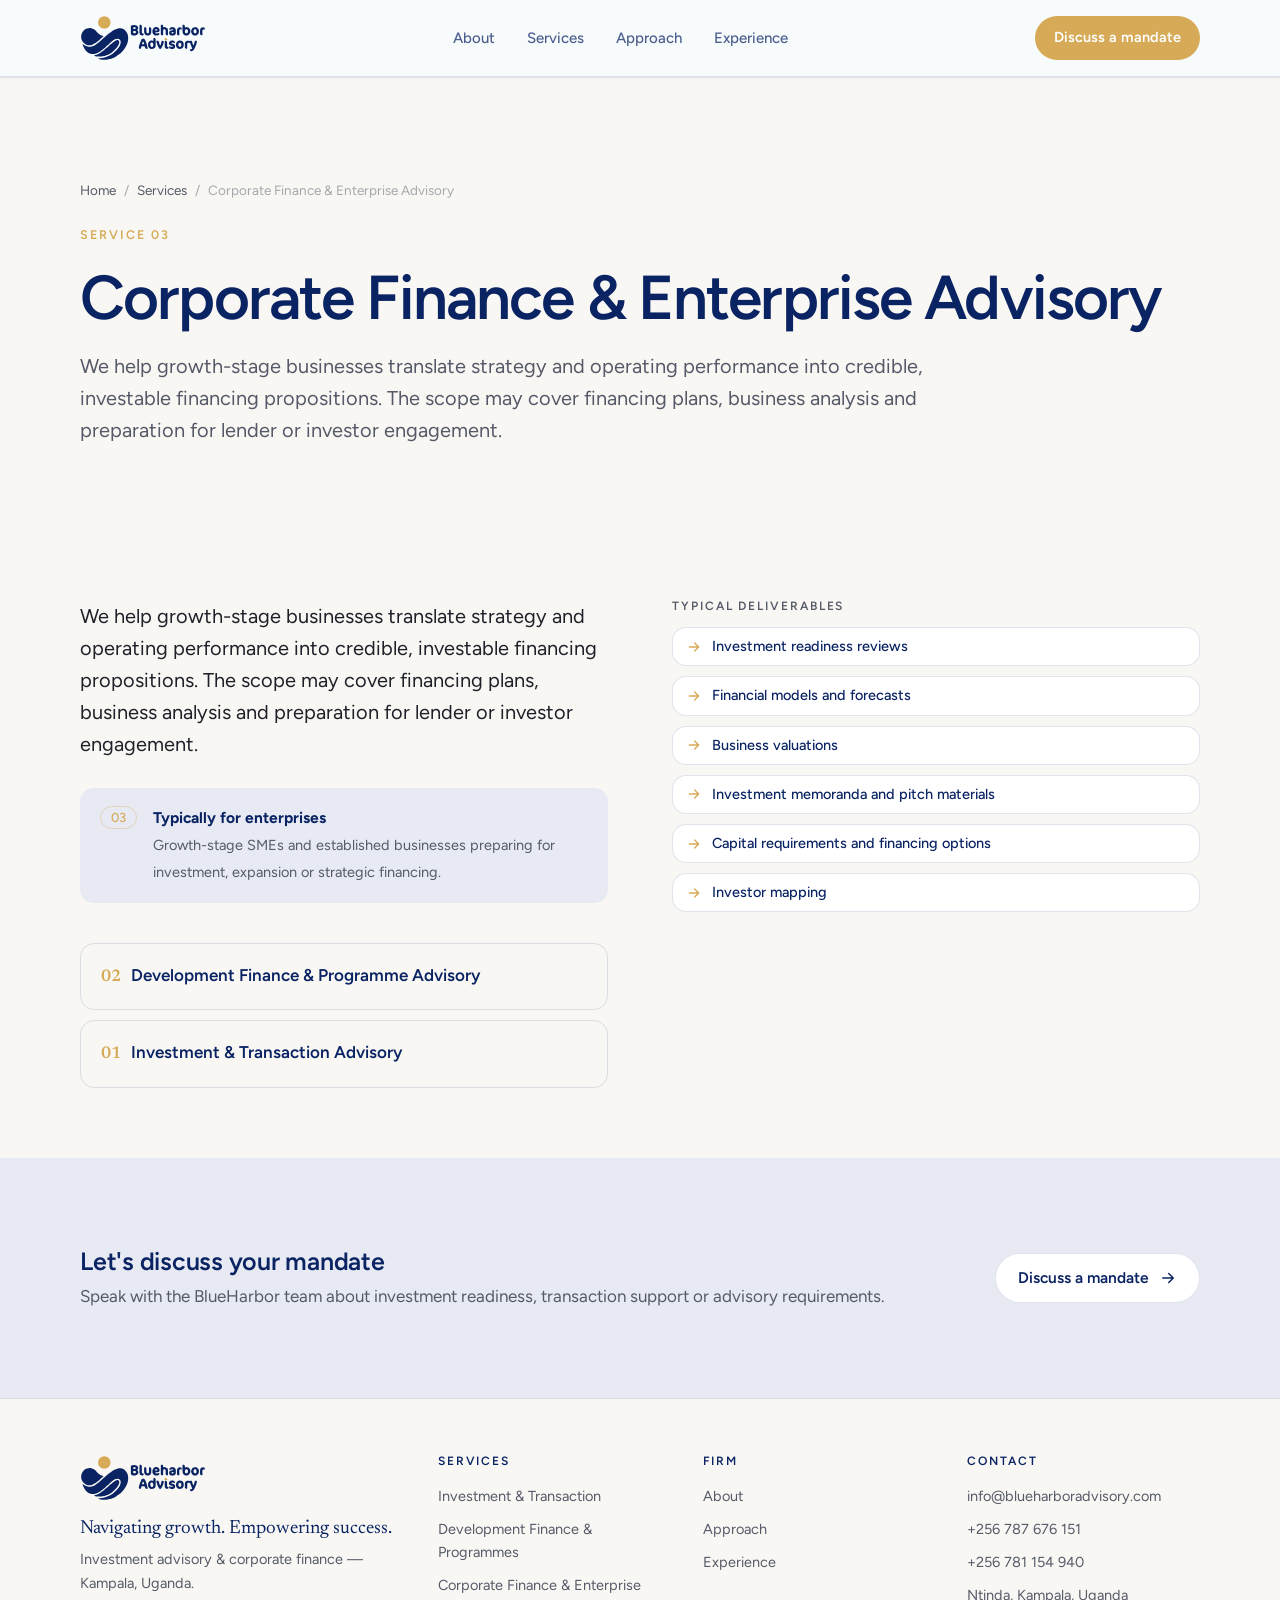
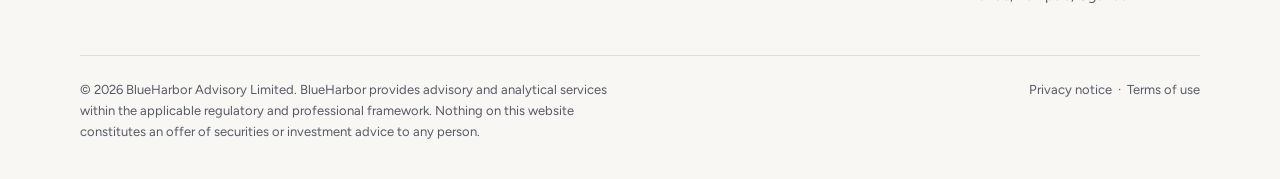
<file: services/corporate-finance.html>
<!doctype html>
<html lang="en-UG">
<head>
<meta charset="utf-8">
<meta name="viewport" content="width=device-width, initial-scale=1, viewport-fit=cover">
<meta name="format-detection" content="telephone=no">
<title>Corporate Finance &amp; Enterprise Advisory — BlueHarbor Advisory</title>
<meta name="description" content="We help growth-stage businesses translate strategy and operating performance into credible, investable financing propositions. The scope may cover financing plans, business analysis and preparation for lender or investor engagement.">
<link rel="canonical" href="https://blueharboradvisory.com/services/corporate-finance.html">
<meta name="theme-color" content="#F8F7F3">
<link rel="icon" href="/favicon.ico" sizes="32x32">
<link rel="icon" type="image/svg+xml" href="/assets/brand/favicon.svg">
<link rel="icon" type="image/png" sizes="32x32" href="/assets/brand/favicon-32.png">
<link rel="apple-touch-icon" href="/assets/brand/apple-touch-icon.png">
<link rel="manifest" href="/site.webmanifest">
<meta property="og:type" content="website">
<meta property="og:site_name" content="BlueHarbor Advisory Limited">
<meta property="og:title" content="Corporate Finance &amp; Enterprise Advisory — BlueHarbor Advisory">
<meta property="og:description" content="We help growth-stage businesses translate strategy and operating performance into credible, investable financing propositions. The scope may cover financing plans, business analysis and preparation for lender or investor engagement.">
<meta property="og:url" content="https://blueharboradvisory.com/services/corporate-finance.html">
<meta property="og:image" content="https://blueharboradvisory.com/assets/brand/og-image.png">
<meta property="og:locale" content="en_UG">
<meta name="twitter:card" content="summary_large_image">
<meta name="twitter:title" content="Corporate Finance &amp; Enterprise Advisory — BlueHarbor Advisory">
<meta name="twitter:description" content="We help growth-stage businesses translate strategy and operating performance into credible, investable financing propositions. The scope may cover financing plans, business analysis and preparation for lender or investor engagement.">
<meta name="twitter:image" content="https://blueharboradvisory.com/assets/brand/og-image.png">
<link rel="preconnect" href="https://fonts.googleapis.com">
<link rel="preconnect" href="https://fonts.gstatic.com" crossorigin>
<link href="https://fonts.googleapis.com/css2?family=Figtree:wght@400;500;600;700&family=Newsreader:ital,opsz,wght@0,6..72,400;0,6..72,500;1,6..72,400;1,6..72,500&display=swap" rel="stylesheet">
<link rel="stylesheet" href="/css/styles.css">
<script type="application/ld+json">{"@context": "https://schema.org", "@type": "FinancialService", "name": "BlueHarbor Advisory Limited", "alternateName": "BlueHarbor Advisory", "url": "https://blueharboradvisory.com/", "logo": "https://blueharboradvisory.com/assets/brand/logo-mark.svg", "image": "https://blueharboradvisory.com/assets/brand/og-image.png", "description": "BlueHarbor Advisory Limited connects growth-oriented businesses with suitable sources of capital and supports investors through informed transaction decisions across Uganda and East Africa.", "email": "info@blueharboradvisory.com", "telephone": "+256 787 676 151", "address": {"@type": "PostalAddress", "addressLocality": "Ntinda, Kampala", "addressCountry": "UG"}, "areaServed": ["Uganda", "East Africa"]}</script>
<script>document.documentElement.classList.add('js-early')</script>
</head>
<body>
<a href="#main" class="skip">Skip to content</a>
<div class="scroll-progress" aria-hidden="true"></div>
<button class="to-top" id="toTop" aria-label="Back to top"><svg viewBox="0 0 24 24" fill="none" stroke="currentColor" stroke-width="2" stroke-linecap="round" stroke-linejoin="round"><path d="M12 19V5M6 11l6-6 6 6"/></svg></button>

<header class="nav" id="nav" data-solid="true">
  <div class="container nav-inner">
    <a href="/" class="logo" aria-label="BlueHarbor Advisory — home">
      <svg class="logo-lockup" aria-hidden="true" xmlns="http://www.w3.org/2000/svg" viewBox="101.0 31.0 867.0 316.0"><path d="M253.25 338.51C252.49 338.39 251.48 338.16 251.00 338.00C250.52 337.84 248.83 337.62 247.25 337.50C245.32 337.36 243.02 336.96 240.25 336.27C237.98 335.71 235.87 335.25 235.55 335.25C235.24 335.25 234.00 335.02 232.80 334.73C226.30 333.18 225.75 332.96 225.75 331.88C225.75 330.54 227.44 329.84 231.25 329.61C232.69 329.52 234.31 329.34 234.85 329.21C235.39 329.07 237.58 328.75 239.73 328.50C244.38 327.95 246.54 327.63 249.88 326.98C251.25 326.71 252.83 326.50 253.39 326.50C253.94 326.50 255.35 326.16 256.51 325.75C257.67 325.35 258.98 325.01 259.41 325.00C259.84 325.00 260.62 324.85 261.16 324.66C261.69 324.47 262.69 324.24 263.38 324.14C265.46 323.83 269.72 322.78 272.50 321.88C273.94 321.41 276.02 320.78 277.12 320.48C283.54 318.73 300.92 311.51 304.51 309.10C305.12 308.69 307.06 307.65 308.81 306.78C312.71 304.86 325.31 296.55 329.38 293.21C330.20 292.53 331.89 291.15 333.14 290.14C335.58 288.16 344.43 279.83 347.51 276.60C348.55 275.51 350.75 273.22 352.40 271.50C354.05 269.78 356.21 267.31 357.21 266.00C358.20 264.69 359.60 262.94 360.32 262.11C369.49 251.47 377.41 236.82 379.78 226.08C380.39 223.34 380.56 213.59 380.02 212.18C379.88 211.80 379.59 210.75 379.38 209.85C378.88 207.70 376.59 203.26 375.04 201.43C370.70 196.29 365.16 193.87 357.75 193.88C348.26 193.89 334.06 200.13 325.01 208.27C323.70 209.45 321.99 210.91 321.22 211.52C318.94 213.32 311.32 219.95 308.75 222.38C307.43 223.61 304.73 226.09 302.74 227.88C300.76 229.66 297.44 232.76 295.38 234.77C293.31 236.77 291.01 238.90 290.25 239.51C289.49 240.11 286.96 242.41 284.62 244.62C282.29 246.83 279.19 249.64 277.75 250.87C276.31 252.09 274.11 254.07 272.88 255.26C271.64 256.45 269.98 257.90 269.18 258.47C268.39 259.05 267.21 259.99 266.56 260.57C265.91 261.15 264.25 262.52 262.87 263.61C261.50 264.70 259.31 266.44 258.00 267.49C256.69 268.54 255.01 269.84 254.25 270.38C253.49 270.92 252.06 272.01 251.06 272.80C248.36 274.93 239.61 280.91 236.68 282.62C235.27 283.45 233.50 284.53 232.75 285.02C231.99 285.52 230.25 286.53 228.88 287.26C227.50 287.99 225.42 289.14 224.25 289.80C223.08 290.47 221.23 291.36 220.14 291.78C219.04 292.20 217.30 292.97 216.26 293.49C211.69 295.76 204.01 298.16 199.75 298.63C198.86 298.73 197.32 299.01 196.33 299.26C193.61 299.95 179.97 299.80 177.38 299.05C176.41 298.78 174.56 298.30 173.25 298.00C167.98 296.77 159.54 292.65 155.39 289.28C154.44 288.51 152.98 287.32 152.14 286.64C149.23 284.29 146.83 282.00 145.11 279.95C144.16 278.82 142.58 277.04 141.61 276.01C140.64 274.97 139.41 273.45 138.89 272.63C138.36 271.80 137.45 270.54 136.86 269.81C136.27 269.09 134.57 266.53 133.08 264.12C129.46 258.25 129.09 257.60 128.49 256.00C128.21 255.24 127.12 253.05 126.07 251.12C124.40 248.04 122.96 244.77 119.86 237.00C118.78 234.29 118.75 233.21 119.73 232.23C120.92 231.04 122.10 231.42 125.03 233.95C130.16 238.38 140.69 244.24 146.93 246.13C150.31 247.16 155.74 248.50 156.54 248.50C156.86 248.50 158.03 248.73 159.12 249.00C164.89 250.42 178.00 248.95 187.00 245.86C193.20 243.74 201.63 239.63 206.50 236.37C208.49 235.03 211.12 233.26 212.34 232.44C215.43 230.37 222.05 225.51 224.00 223.89C224.89 223.14 226.09 222.20 226.65 221.79C227.22 221.38 228.40 220.38 229.28 219.57C230.16 218.76 231.61 217.49 232.50 216.76C233.39 216.02 235.25 214.38 236.62 213.11C238.00 211.85 239.97 210.13 241.00 209.31C242.03 208.48 243.49 207.16 244.25 206.38C245.45 205.12 251.02 200.19 257.93 194.25C259.14 193.22 261.30 191.24 262.75 189.85C264.19 188.46 266.74 186.19 268.40 184.80C270.07 183.41 272.75 181.03 274.36 179.51C275.98 177.99 277.40 176.75 277.53 176.75C277.66 176.75 279.14 175.42 280.82 173.81C282.50 172.19 284.76 170.21 285.83 169.41C286.91 168.62 288.43 167.38 289.21 166.66C289.99 165.95 291.56 164.64 292.71 163.74C297.03 160.38 297.77 159.79 299.42 158.33C300.36 157.51 302.98 155.51 305.25 153.88C307.52 152.25 310.62 149.99 312.14 148.85C313.66 147.71 315.80 146.26 316.89 145.62C317.98 144.97 319.49 143.99 320.25 143.42C321.51 142.48 323.35 141.31 328.89 137.92C331.83 136.12 336.37 133.61 338.50 132.59C346.45 128.81 346.87 128.63 352.62 126.59C357.31 124.93 365.37 122.99 369.62 122.50C375.14 121.86 377.21 121.76 379.15 122.01C380.24 122.15 382.02 122.38 383.12 122.52C389.97 123.40 399.74 127.20 403.75 130.54C404.23 130.94 405.41 131.90 406.38 132.68C408.59 134.46 413.25 139.19 414.57 141.00C415.13 141.76 416.16 142.99 416.87 143.75C418.69 145.70 422.50 151.21 422.50 151.90C422.50 151.98 423.18 153.26 424.01 154.75C427.04 160.19 428.10 163.18 431.01 174.50C432.43 180.00 432.47 197.94 431.08 204.88C430.86 205.97 430.54 207.72 430.37 208.75C429.86 211.84 429.28 214.47 428.48 217.38C428.06 218.89 427.50 220.97 427.22 222.00C426.94 223.03 426.12 225.28 425.39 227.00C424.65 228.72 423.55 231.42 422.93 233.01C420.56 239.11 417.79 244.72 414.13 250.88C413.48 251.97 412.21 254.11 411.31 255.62C409.74 258.28 406.48 262.86 402.70 267.72C401.69 269.00 400.02 271.17 398.98 272.53C395.66 276.87 378.17 294.69 375.00 296.97C374.38 297.42 372.86 298.67 371.62 299.75C367.19 303.63 358.18 309.94 351.39 313.92C348.91 315.38 346.43 316.88 345.88 317.25C345.32 317.62 343.52 318.63 341.88 319.49C340.23 320.36 338.03 321.54 337.00 322.13C335.97 322.72 333.94 323.62 332.50 324.13C331.06 324.64 329.14 325.43 328.25 325.87C327.36 326.32 325.61 327.05 324.38 327.50C323.14 327.94 321.17 328.71 320.00 329.19C317.36 330.28 314.34 331.21 308.88 332.61C306.54 333.21 304.30 333.83 303.91 333.98C303.21 334.25 300.15 334.94 295.00 336.00C293.56 336.29 291.52 336.75 290.48 337.02C289.44 337.28 287.81 337.50 286.86 337.50C285.90 337.50 284.23 337.73 283.12 338.00C280.91 338.55 256.19 338.97 253.25 338.51Z M225.88 316.49C222.27 316.38 219.77 316.18 218.62 315.91C217.66 315.69 216.31 315.51 215.62 315.50C214.94 315.50 213.97 315.39 213.48 315.25C212.46 314.96 207.90 314.10 205.51 313.73C203.09 313.36 199.31 312.05 198.87 311.42C197.57 309.57 199.08 308.24 203.62 307.25C205.00 306.95 206.83 306.42 207.69 306.08C208.55 305.74 210.63 304.98 212.31 304.38C222.65 300.72 236.09 293.60 246.50 286.25C248.77 284.65 251.19 282.96 251.88 282.50C252.56 282.03 254.26 280.74 255.65 279.61C257.04 278.49 258.73 277.20 259.40 276.75C260.07 276.29 261.30 275.34 262.12 274.63C262.95 273.92 264.07 273.02 264.62 272.62C265.18 272.23 266.36 271.27 267.25 270.50C268.14 269.72 269.55 268.60 270.38 268.01C271.20 267.41 272.61 266.23 273.50 265.39C274.39 264.54 276.31 262.91 277.75 261.75C280.82 259.30 285.30 255.40 286.38 254.25C286.79 253.81 288.02 252.76 289.12 251.93C290.23 251.10 291.80 249.84 292.62 249.14C293.45 248.44 294.64 247.46 295.26 246.96C295.88 246.46 297.69 244.83 299.28 243.34C300.87 241.85 302.89 240.09 303.77 239.44C304.65 238.78 306.39 237.32 307.63 236.19C309.83 234.18 311.76 232.54 315.71 229.31C316.76 228.44 318.37 227.06 319.29 226.24C320.20 225.42 321.89 224.05 323.04 223.19C326.74 220.40 328.34 219.15 329.49 218.09C333.25 214.67 344.34 207.57 348.79 205.73C358.52 201.72 365.51 203.31 369.18 210.40C370.52 212.97 370.84 214.94 370.69 219.61C370.54 224.55 369.05 229.75 366.26 235.12C364.57 238.38 359.86 246.03 358.49 247.77C357.49 249.02 355.06 252.41 354.35 253.55C354.03 254.05 353.28 255.02 352.69 255.69C351.57 256.98 348.44 260.96 346.82 263.17C345.65 264.75 335.84 274.71 331.16 279.05C327.88 282.09 326.04 283.62 322.28 286.38C321.35 287.06 319.97 288.14 319.23 288.78C318.48 289.41 316.75 290.67 315.38 291.57C314.00 292.47 312.09 293.76 311.12 294.45C309.10 295.88 304.33 298.57 301.25 300.02C300.08 300.57 298.06 301.57 296.75 302.24C295.44 302.91 293.22 303.92 291.80 304.48C290.39 305.05 288.47 305.88 287.55 306.34C285.66 307.28 280.08 309.17 274.12 310.88C269.56 312.19 267.10 312.75 259.88 314.12C258.64 314.35 256.52 314.82 255.18 315.15C253.83 315.48 252.22 315.75 251.60 315.75C250.99 315.75 249.67 315.91 248.68 316.10C246.49 316.53 233.99 316.74 225.88 316.49Z M156.88 239.34C156.60 239.28 155.76 239.08 155.00 238.89C154.24 238.70 153.08 238.47 152.41 238.38C148.70 237.87 139.47 233.54 135.67 230.53C135.04 230.03 133.37 228.71 131.95 227.59C123.64 221.04 115.88 209.78 112.18 198.88C109.15 189.97 109.26 190.63 109.22 181.88C109.16 170.82 109.52 168.47 112.66 159.00C115.37 150.84 123.28 139.82 130.75 133.82C134.62 130.71 143.55 125.67 147.38 124.43C150.36 123.46 155.94 122.06 157.50 121.88C158.26 121.79 160.00 121.47 161.38 121.17C164.72 120.44 173.85 120.36 175.88 121.05C176.56 121.28 177.69 121.55 178.38 121.64C182.86 122.23 192.58 126.36 197.10 129.61C200.62 132.13 211.78 141.75 212.04 142.48C212.23 143.02 222.23 153.34 223.62 154.44C224.45 155.09 226.09 156.54 227.26 157.67C235.83 165.90 245.32 170.88 256.25 172.88C260.79 173.72 261.75 174.26 261.75 176.02C261.75 177.19 259.13 180.08 254.50 184.00C253.47 184.87 251.67 186.51 250.50 187.63C249.33 188.75 247.59 190.32 246.62 191.12C245.66 191.91 243.13 194.21 241.00 196.22C238.87 198.23 236.56 200.33 235.88 200.88C235.19 201.43 233.67 202.76 232.50 203.85C231.33 204.93 229.53 206.47 228.50 207.26C227.47 208.05 226.23 209.11 225.75 209.62C225.27 210.13 224.20 211.01 223.38 211.57C222.55 212.13 220.54 213.66 218.91 214.98C215.08 218.06 214.74 218.31 210.88 220.84C209.09 222.00 206.11 224.03 204.25 225.34C196.62 230.73 180.56 237.91 174.50 238.64C173.74 238.73 172.18 238.96 171.03 239.15C169.08 239.48 158.23 239.62 156.88 239.34Z M863.49 280.14C858.53 278.31 855.34 274.08 855.83 269.97C856.15 267.27 857.01 266.83 862.58 266.51C868.23 266.19 869.77 265.24 871.07 261.32C871.96 258.64 871.97 258.73 870.39 255.58C868.63 252.07 866.49 247.18 864.99 243.25C864.34 241.53 863.08 238.55 862.19 236.62C861.22 234.52 859.96 231.14 859.03 228.12C856.68 220.51 855.93 219.33 854.65 221.26C853.43 223.10 851.97 223.33 848.76 222.20C845.35 221.00 841.00 222.05 839.26 224.49C837.80 226.53 837.68 228.02 837.65 244.75C837.62 261.73 837.63 261.60 836.07 262.65C833.35 264.48 826.64 263.03 823.94 260.02C821.76 257.60 821.77 257.69 821.69 240.12C821.62 224.88 821.62 224.88 822.32 222.15C823.94 215.80 827.24 211.70 832.78 209.14C837.81 206.82 844.87 206.71 850.21 208.87L852.51 209.80L853.90 208.85C855.48 207.76 858.59 207.39 862.92 207.77C867.11 208.14 870.78 211.22 871.50 214.97C871.80 216.56 872.37 218.83 873.52 223.00C873.95 224.58 874.63 227.13 875.02 228.67C875.98 232.44 878.69 237.80 880.00 238.50C881.24 239.17 883.57 234.31 885.37 227.25C886.32 223.54 886.82 221.71 887.72 218.62C888.00 217.66 888.30 216.37 888.38 215.75C888.47 215.13 888.77 213.78 889.04 212.75C890.33 207.90 890.66 207.62 895.12 207.63C899.93 207.65 901.93 208.54 903.32 211.29C905.01 214.63 904.84 215.80 900.99 228.00C898.41 236.14 898.04 237.22 897.06 239.41C895.84 242.10 894.10 246.67 892.60 251.12C891.99 252.90 890.95 255.32 890.28 256.49C889.61 257.67 888.41 260.03 887.61 261.75C881.54 274.78 875.17 280.54 866.88 280.48C865.48 280.47 863.98 280.32 863.49 280.14Z M588.11 263.76C578.51 260.96 572.36 254.85 569.62 245.40C568.51 241.56 568.23 238.67 568.41 233.00C568.76 221.71 573.30 213.45 581.50 209.14C586.54 206.49 594.39 205.77 599.00 207.53C604.96 209.81 605.25 209.41 605.25 198.73C605.25 191.74 605.37 190.92 606.54 190.16C608.70 188.76 615.11 190.05 617.75 192.42C621.27 195.59 621.57 199.19 620.98 231.38C620.74 244.75 620.44 246.90 618.14 252.11C616.56 255.68 612.80 259.61 609.10 261.54C603.73 264.35 593.74 265.41 588.11 263.76Z M727.75 264.25C720.44 263.29 714.80 259.49 713.74 254.84C713.21 252.53 713.01 248.21 713.39 247.31C714.07 245.66 715.38 245.69 718.79 247.41C721.08 248.56 722.26 248.90 727.18 249.78C733.85 250.97 738.52 249.56 738.49 246.38C738.48 245.14 736.90 243.29 735.54 242.90C733.81 242.41 730.42 241.67 728.70 241.39C719.40 239.92 714.40 236.59 712.36 230.50C710.47 224.84 712.39 218.04 717.24 213.30C720.31 210.30 721.54 209.57 726.25 207.98C733.51 205.53 741.31 205.97 747.32 209.17C751.71 211.51 754.12 216.13 753.68 221.36C753.42 224.57 752.43 225.25 749.80 224.05C746.89 222.72 744.93 222.02 743.12 221.65C742.16 221.46 740.53 221.11 739.50 220.88C733.69 219.56 727.23 222.31 728.47 225.56C728.97 226.85 731.88 228.08 735.39 228.49C739.84 229.02 743.23 230.00 747.14 231.91C755.67 236.06 757.79 248.44 751.42 256.89C747.10 262.63 737.67 265.56 727.75 264.25Z M782.25 264.32C771.86 262.51 763.46 254.74 760.96 244.62C760.23 241.67 760.15 231.25 760.83 227.80C762.35 220.11 768.17 212.51 775.12 209.12C782.98 205.28 794.33 205.72 801.35 210.13C811.82 216.71 815.90 228.66 812.84 243.84C810.90 253.49 803.36 261.57 794.49 263.51C790.26 264.44 784.93 264.79 782.25 264.32Z M650.41 263.72C646.97 263.22 643.33 259.38 640.00 252.74C639.27 251.30 638.13 249.15 637.46 247.95C636.79 246.76 635.78 244.58 635.23 243.11C634.68 241.63 634.06 240.10 633.85 239.71C633.49 239.00 632.39 235.89 629.49 227.38C628.07 223.21 627.24 219.99 626.63 216.25C626.46 215.22 626.17 213.52 625.99 212.48C625.62 210.31 625.98 209.13 627.33 208.14C628.42 207.34 635.46 207.40 637.57 208.22C640.88 209.52 643.09 212.67 643.73 217.00C644.17 219.99 644.99 223.26 647.38 231.50C648.67 235.95 650.81 240.00 651.88 240.00C652.96 240.00 655.31 235.83 656.16 232.40C656.36 231.56 656.97 229.47 657.50 227.75C659.16 222.39 660.02 219.20 660.39 217.00C660.59 215.83 660.92 214.14 661.12 213.25C661.32 212.36 661.49 211.34 661.50 211.00C661.51 209.16 663.23 207.87 665.96 207.63C671.08 207.20 674.97 208.62 675.98 211.31C676.45 212.56 676.40 217.91 675.90 220.12C673.06 232.57 664.67 252.05 658.70 260.05C655.73 264.03 654.93 264.39 650.41 263.72Z M558.46 263.38C551.89 262.27 549.04 259.48 548.49 253.60C548.04 248.90 546.69 246.94 543.68 246.63C540.06 246.25 524.40 246.59 523.68 247.07C522.84 247.62 522.06 249.11 521.87 250.54C521.79 251.14 521.51 252.69 521.25 254.00C520.99 255.31 520.66 256.99 520.51 257.75C519.66 262.10 518.15 263.35 513.76 263.35C509.75 263.34 507.86 262.44 506.31 259.79C505.06 257.66 505.14 251.82 506.48 246.35C508.47 238.29 509.50 234.61 510.39 232.38C510.89 231.14 512.00 228.04 512.86 225.50C514.85 219.63 515.71 217.46 518.32 211.75C524.27 198.74 523.64 199.94 526.33 196.57C528.72 193.58 529.70 193.29 535.88 193.70C540.60 194.02 541.60 194.42 544.39 197.06C545.56 198.17 546.90 199.72 547.37 200.52C549.00 203.30 553.88 214.97 555.62 220.25C556.23 222.11 557.35 225.38 558.10 227.52C558.84 229.67 559.75 232.70 560.10 234.27C560.80 237.34 561.35 239.40 562.38 242.75C563.15 245.29 563.94 248.92 564.27 251.50C564.40 252.53 564.72 254.22 564.98 255.25C566.18 259.95 566.19 261.50 565.05 262.56C563.73 263.78 562.08 263.99 558.46 263.38Z M696.38 263.51C690.63 262.67 685.59 258.07 684.16 252.38C683.08 248.02 683.08 212.54 684.16 210.32C686.08 206.41 694.29 208.03 697.43 212.94C699.38 216.00 699.32 215.46 699.42 231.12C699.51 246.28 699.54 246.76 700.23 247.91C700.80 248.84 703.73 250.15 706.09 250.53C708.97 250.99 709.38 251.59 709.37 255.38C709.35 259.53 708.16 261.72 705.25 262.98C703.82 263.59 698.97 263.88 696.38 263.51Z M598.60 250.23C600.03 249.83 602.07 247.67 603.13 245.44C604.87 241.79 605.24 232.28 603.80 228.55C601.64 222.97 598.67 220.64 593.75 220.63C588.69 220.62 585.70 223.88 584.27 230.95C583.78 233.34 584.20 239.01 584.97 240.44C585.12 240.72 585.54 241.78 585.91 242.79C587.15 246.25 589.74 249.03 592.72 250.13C593.83 250.54 597.27 250.59 598.60 250.23Z M791.87 248.88C795.30 247.18 797.36 242.57 797.30 236.70C797.19 225.77 794.47 221.96 786.50 221.58C781.66 221.35 779.77 222.72 777.94 227.77C775.52 234.49 776.77 243.71 780.58 247.15C782.85 249.21 783.83 249.53 787.62 249.45C790.26 249.39 791.06 249.28 791.87 248.88Z M539.37 232.24C542.99 231.71 543.07 230.92 540.26 223.64C539.73 222.26 538.87 219.79 538.35 218.16C535.79 210.13 534.15 210.66 530.24 220.75C526.69 229.89 526.61 231.78 529.76 232.24C531.76 232.53 537.36 232.53 539.37 232.24Z M563.75 172.32C551.07 170.14 545.04 164.80 542.22 153.25C541.52 150.38 541.52 150.38 541.49 134.71C541.47 117.86 541.49 117.59 542.76 116.36C543.54 115.62 543.54 115.62 546.96 115.63C551.04 115.63 552.69 116.22 554.92 118.44C557.46 120.99 557.35 120.31 557.52 134.62C557.66 146.22 557.71 147.28 558.20 149.32C559.55 154.88 561.78 157.04 566.38 157.21C570.11 157.35 572.06 156.08 573.79 152.38C574.61 150.62 574.61 150.62 574.74 134.25C574.90 115.89 574.82 116.61 576.69 115.83C578.27 115.17 583.53 115.46 585.14 116.30C587.15 117.35 588.88 119.07 589.80 120.95C590.62 122.61 590.62 122.61 590.62 137.37C590.62 153.50 590.63 153.40 588.76 158.85C586.62 165.08 579.77 170.83 573.40 171.77C572.42 171.92 570.95 172.14 570.12 172.26C568.62 172.49 564.92 172.53 563.75 172.32Z M623.25 172.24C610.03 170.11 601.51 162.58 598.88 150.69C598.07 147.05 598.45 138.20 599.58 134.23C601.07 128.99 602.13 126.88 605.01 123.38C614.49 111.86 633.27 110.95 642.86 121.55C644.54 123.41 647.14 128.36 647.37 130.16C647.45 130.83 647.69 132.07 647.89 132.93C648.57 135.85 647.87 140.54 646.36 143.15C644.35 146.65 638.89 149.30 633.03 149.63C631.71 149.71 629.84 149.88 628.88 150.02C627.91 150.16 625.33 150.36 623.12 150.48C617.45 150.78 616.33 151.39 617.38 153.60C619.95 159.01 633.82 159.88 641.53 155.13C644.98 153.00 646.43 154.27 646.19 159.21C645.91 165.05 642.23 169.34 636.25 170.82C630.59 172.21 626.11 172.70 623.25 172.24Z M829.75 172.31C818.36 171.41 809.36 163.49 806.01 151.43C805.21 148.54 805.12 100.82 805.91 99.46C807.09 97.44 810.79 96.98 814.92 98.34C819.51 99.85 821.16 103.00 821.47 110.88C821.74 117.54 821.97 117.78 826.38 116.04C831.13 114.16 832.80 113.89 836.90 114.37C845.11 115.33 850.68 119.15 855.47 127.10C860.86 136.05 860.67 147.53 854.93 158.88C852.06 164.55 843.68 170.90 838.12 171.61C837.44 171.69 836.37 171.87 835.75 171.99C834.37 172.27 831.27 172.44 829.75 172.31Z M888.25 172.24C883.67 171.79 882.32 171.34 877.38 168.61C871.43 165.34 866.57 158.07 864.90 149.96C864.16 146.34 864.70 138.21 866.00 133.62C869.24 122.13 877.25 115.55 889.33 114.46C900.98 113.41 909.29 117.80 915.44 128.24C919.66 135.41 919.30 152.14 914.79 158.85C910.57 165.13 909.42 166.29 904.81 168.97C902.60 170.25 901.64 170.60 898.53 171.25C897.21 171.53 895.51 171.92 894.76 172.13C893.33 172.52 891.41 172.55 888.25 172.24Z M730.50 171.49C725.44 171.02 719.47 167.94 716.63 164.31C709.23 154.90 713.09 141.87 724.33 138.28C728.50 136.95 730.64 136.55 739.25 135.51C742.39 135.13 743.36 134.07 742.49 131.97C740.44 127.03 725.59 127.35 719.70 132.46C717.61 134.28 715.76 134.13 715.15 132.10C714.84 131.07 715.42 125.69 716.02 124.12C717.31 120.73 721.72 117.25 726.99 115.49C729.70 114.58 739.56 114.37 742.92 115.14C751.11 117.04 756.02 121.78 758.67 130.38C759.60 133.37 759.78 155.19 758.90 157.75C756.23 165.53 749.57 170.96 742.00 171.52C738.77 171.76 733.34 171.75 730.50 171.49Z M465.62 171.23C457.23 169.82 452.27 165.77 450.75 159.11C450.62 158.53 450.51 147.06 450.49 132.45C450.46 107.42 450.47 106.77 450.95 105.69C452.08 103.13 455.62 101.78 462.25 101.39C463.69 101.31 465.61 101.08 466.50 100.88C468.45 100.45 477.95 100.36 480.03 100.76C480.77 100.90 482.33 101.12 483.50 101.24C490.80 102.03 497.79 107.59 499.71 114.13C501.78 121.19 500.40 127.36 495.57 132.58C493.99 134.28 493.99 134.27 497.67 138.46C502.78 144.29 503.50 151.22 499.77 158.88C496.40 165.78 490.71 169.68 482.10 171.00C478.59 171.53 468.29 171.68 465.62 171.23Z M521.69 170.75C518.71 169.74 516.18 168.43 514.83 167.18C512.08 164.65 509.69 157.34 509.67 151.38C509.56 129.31 509.94 99.76 510.32 99.17C510.93 98.24 512.10 97.71 513.99 97.50C519.57 96.90 523.64 99.42 525.53 104.64C526.07 106.12 526.07 106.20 526.02 127.75C525.95 158.26 525.66 156.90 532.42 157.45C537.70 157.87 538.62 158.64 538.62 162.64C538.62 166.83 536.60 169.74 532.81 170.98C530.18 171.85 524.58 171.73 521.69 170.75Z M776.00 170.85C770.76 170.02 768.17 167.67 767.51 163.12C767.12 160.45 767.06 136.93 767.43 133.82C767.92 129.82 768.47 127.53 769.43 125.57C774.54 115.09 790.17 111.23 797.90 118.55C799.68 120.23 800.29 121.73 800.44 124.75C800.69 129.84 799.45 131.19 795.50 130.12C792.43 129.30 788.17 129.74 786.32 131.07C783.61 133.01 783.55 133.57 783.52 155.70C783.50 169.84 783.50 169.85 781.98 170.64C780.85 171.22 778.78 171.30 776.00 170.85Z M935.36 170.88C929.75 170.11 926.88 167.48 926.01 162.29C925.60 159.88 925.78 135.35 926.22 132.50C927.92 121.47 934.60 115.60 946.28 114.84C954.46 114.30 960.35 120.14 959.39 127.83C959.07 130.41 957.80 130.97 954.15 130.12C952.43 129.72 947.53 129.81 946.34 130.26C945.16 130.71 943.53 132.50 943.00 133.94C942.00 136.61 941.58 150.23 942.09 163.38C942.39 171.20 941.88 171.77 935.36 170.88Z M662.85 170.66C660.28 170.01 657.97 168.11 656.93 165.78C656.35 164.50 656.04 126.69 656.45 107.57C656.67 97.27 656.36 97.92 661.10 97.79C664.10 97.71 664.25 97.73 666.16 98.52C671.37 100.67 671.97 101.78 672.24 109.88C672.50 117.30 672.62 117.46 676.46 115.65C680.18 113.89 681.46 113.72 686.02 114.38C692.91 115.38 697.52 117.87 701.11 122.50C702.60 124.42 702.93 125.16 703.65 128.07C703.99 129.48 704.57 131.47 704.92 132.50C705.62 134.52 705.72 139.73 705.43 161.25C705.31 170.51 705.19 170.77 700.89 170.96C695.70 171.18 691.84 169.20 690.11 165.42C689.52 164.12 689.52 164.12 689.49 151.62C689.47 138.27 689.37 136.83 688.26 134.20C687.22 131.71 686.27 130.66 684.11 129.59C680.30 127.71 677.01 128.49 674.44 131.88C672.33 134.67 672.42 133.81 672.24 152.12C672.07 169.64 672.11 169.14 670.75 170.38C670.06 171.00 664.94 171.18 662.85 170.66Z M740.51 157.22C742.78 156.01 743.33 155.07 743.46 152.13C743.57 149.44 743.36 148.88 742.04 148.32C739.89 147.42 734.13 148.15 731.58 149.64C728.42 151.49 729.33 156.13 733.14 157.59C735.61 158.54 738.30 158.40 740.51 157.22Z M835.89 156.83C838.51 155.95 841.61 151.89 842.25 148.49C842.67 146.28 842.57 138.31 842.10 136.73C840.60 131.70 836.59 128.50 831.76 128.50C828.70 128.50 824.57 131.85 822.56 135.96C821.62 137.88 821.62 137.88 821.54 142.43C821.45 147.67 821.65 148.98 822.93 151.55C824.25 154.19 826.04 155.80 828.88 156.92C830.05 157.38 834.44 157.33 835.89 156.83Z M895.27 156.87C900.22 155.15 901.87 150.81 901.49 140.50C901.27 134.60 899.35 131.42 894.81 129.46C889.53 127.18 885.22 129.25 881.93 135.64C881.13 137.19 880.61 142.20 880.98 144.79C881.85 150.95 883.87 154.70 887.26 156.44C889.11 157.40 893.12 157.61 895.27 156.87Z M480.17 155.72C484.51 154.32 486.31 150.51 484.90 145.68C483.83 141.98 481.86 141.17 473.96 141.14C466.21 141.12 466.88 140.50 466.68 147.78C466.49 154.57 466.76 155.27 469.92 156.15C471.71 156.66 478.11 156.38 480.17 155.72Z M624.88 138.00C625.42 137.87 626.82 137.64 627.97 137.49C631.40 137.06 632.50 136.10 632.50 133.55C632.50 127.70 622.09 126.23 617.51 131.42C615.70 133.48 615.26 136.51 616.64 137.41C617.86 138.21 622.58 138.55 624.88 138.00Z M478.22 127.35C482.43 126.58 484.12 124.77 484.12 121.08C484.12 118.70 484.12 118.70 482.83 117.50C480.43 115.30 478.35 114.63 473.88 114.63C467.85 114.64 466.78 115.48 466.55 120.39C466.37 124.33 467.42 126.97 469.33 127.39C472.03 127.99 474.85 127.97 478.22 127.35Z" fill="#0A2363"/><g fill="#D6AA56"><circle cx="268" cy="82.5" r="43"/><circle cx="691" cy="197.5" r="8.8"/></g></svg>

    </a>
    <nav aria-label="Primary">
      <ul class="nav-links">
        <li><a href="/about.html">About</a></li>
        <li><a href="/services.html">Services</a></li>
        <li><a href="/services.html#approach">Approach</a></li>
        <li><a href="/experience.html">Experience</a></li>
      </ul>
    </nav>
    <a href="/contact.html" class="btn btn-primary nav-cta">Discuss a mandate</a>
    <button class="menu-btn" id="menuBtn" aria-expanded="false" aria-controls="mobileMenu" aria-label="Open menu">
      <svg viewBox="0 0 24 24" fill="none" stroke="currentColor" stroke-width="1.8" stroke-linecap="round"><path d="M4 7h16M4 12h16M4 17h10"/></svg>
    </button>
  </div>
  <div class="mobile-menu" id="mobileMenu">
    <a href="/about.html">About</a><a href="/services.html">Services</a><a href="/services.html#approach">Approach</a><a href="/experience.html">Experience</a>
    <a href="/contact.html" class="btn btn-primary">Discuss a mandate</a>
  </div>
</header>

<main id="main">
<section class="page-hero on-dark">
  <div class="container">
    <div class="crumbs"><a href="/">Home</a><span>/</span><a href="/services.html">Services</a><span>/</span><span>Corporate Finance &amp; Enterprise Advisory</span></div>
    <span class="eyebrow reveal">Service 03</span>
    <h1 class="h2 reveal" data-d="1">Corporate Finance &amp; Enterprise Advisory</h1>
    <p class="lead reveal" data-d="2">We help growth-stage businesses translate strategy and operating performance into credible, investable financing propositions. The scope may cover financing plans, business analysis and preparation for lender or investor engagement.</p>
  </div>
</section>
<section class="section">
  <div class="container">
    <div class="svc-detail">
      <div class="reveal">
        <p class="lead" style="color:var(--ink)">We help growth-stage businesses translate strategy and operating performance into credible, investable financing propositions. The scope may cover financing plans, business analysis and preparation for lender or investor engagement.</p>
        <div class="aud-match" style="margin-top:28px"><span class="num">03</span><div><b>Typically for enterprises</b><span>Growth-stage SMEs and established businesses preparing for investment, expansion or strategic financing.</span></div></div>
        <div class="svc-nav">
      <a href="/services/development-finance.html"><span><span class="n">02</span>Development Finance &amp; Programme Advisory</span><span><svg viewBox="0 0 24 24" fill="none" stroke="currentColor" stroke-width="2" stroke-linecap="round" stroke-linejoin="round"><path d="M5 12h14M13 6l6 6-6 6"/></svg></span></a>
      <a href="/services/transaction-advisory.html"><span><span class="n">01</span>Investment &amp; Transaction Advisory</span><span><svg viewBox="0 0 24 24" fill="none" stroke="currentColor" stroke-width="2" stroke-linecap="round" stroke-linejoin="round"><path d="M5 12h14M13 6l6 6-6 6"/></svg></span></a>
    </div>
      </div>
      <div class="deliv reveal" data-reveal="right">
        <h4>Typical deliverables</h4>
        <ul><li><svg viewBox="0 0 24 24" fill="none" stroke="currentColor" stroke-width="2" stroke-linecap="round" stroke-linejoin="round"><path d="M5 12h14M13 6l6 6-6 6"/></svg>Investment readiness reviews</li><li><svg viewBox="0 0 24 24" fill="none" stroke="currentColor" stroke-width="2" stroke-linecap="round" stroke-linejoin="round"><path d="M5 12h14M13 6l6 6-6 6"/></svg>Financial models and forecasts</li><li><svg viewBox="0 0 24 24" fill="none" stroke="currentColor" stroke-width="2" stroke-linecap="round" stroke-linejoin="round"><path d="M5 12h14M13 6l6 6-6 6"/></svg>Business valuations</li><li><svg viewBox="0 0 24 24" fill="none" stroke="currentColor" stroke-width="2" stroke-linecap="round" stroke-linejoin="round"><path d="M5 12h14M13 6l6 6-6 6"/></svg>Investment memoranda and pitch materials</li><li><svg viewBox="0 0 24 24" fill="none" stroke="currentColor" stroke-width="2" stroke-linecap="round" stroke-linejoin="round"><path d="M5 12h14M13 6l6 6-6 6"/></svg>Capital requirements and financing options</li><li><svg viewBox="0 0 24 24" fill="none" stroke="currentColor" stroke-width="2" stroke-linecap="round" stroke-linejoin="round"><path d="M5 12h14M13 6l6 6-6 6"/></svg>Investor mapping</li></ul>
      </div>
    </div>
  </div>
</section>
<section class="section-sm" style="background:var(--mist)">
  <div class="container" style="display:flex;flex-wrap:wrap;gap:24px;align-items:center;justify-content:space-between">
    <div>
      <h2 class="h3" style="margin-bottom:6px">Let's discuss your mandate</h2>
      <p class="muted">Speak with the BlueHarbor team about investment readiness, transaction support or advisory requirements.</p>
    </div>
    <a href="/contact.html?service=corporate-finance" class="btn btn-outline">Discuss a mandate <svg viewBox="0 0 24 24" fill="none" stroke="currentColor" stroke-width="2" stroke-linecap="round" stroke-linejoin="round"><path d="M5 12h14M13 6l6 6-6 6"/></svg></a>
  </div>
</section>
</main>

<footer class="footer">
  <div class="container">
    <div class="footer-grid">
      <div>
        <a href="/" class="logo" aria-label="BlueHarbor Advisory">
          <svg class="logo-lockup" aria-hidden="true" xmlns="http://www.w3.org/2000/svg" viewBox="101.0 31.0 867.0 316.0"><path d="M253.25 338.51C252.49 338.39 251.48 338.16 251.00 338.00C250.52 337.84 248.83 337.62 247.25 337.50C245.32 337.36 243.02 336.96 240.25 336.27C237.98 335.71 235.87 335.25 235.55 335.25C235.24 335.25 234.00 335.02 232.80 334.73C226.30 333.18 225.75 332.96 225.75 331.88C225.75 330.54 227.44 329.84 231.25 329.61C232.69 329.52 234.31 329.34 234.85 329.21C235.39 329.07 237.58 328.75 239.73 328.50C244.38 327.95 246.54 327.63 249.88 326.98C251.25 326.71 252.83 326.50 253.39 326.50C253.94 326.50 255.35 326.16 256.51 325.75C257.67 325.35 258.98 325.01 259.41 325.00C259.84 325.00 260.62 324.85 261.16 324.66C261.69 324.47 262.69 324.24 263.38 324.14C265.46 323.83 269.72 322.78 272.50 321.88C273.94 321.41 276.02 320.78 277.12 320.48C283.54 318.73 300.92 311.51 304.51 309.10C305.12 308.69 307.06 307.65 308.81 306.78C312.71 304.86 325.31 296.55 329.38 293.21C330.20 292.53 331.89 291.15 333.14 290.14C335.58 288.16 344.43 279.83 347.51 276.60C348.55 275.51 350.75 273.22 352.40 271.50C354.05 269.78 356.21 267.31 357.21 266.00C358.20 264.69 359.60 262.94 360.32 262.11C369.49 251.47 377.41 236.82 379.78 226.08C380.39 223.34 380.56 213.59 380.02 212.18C379.88 211.80 379.59 210.75 379.38 209.85C378.88 207.70 376.59 203.26 375.04 201.43C370.70 196.29 365.16 193.87 357.75 193.88C348.26 193.89 334.06 200.13 325.01 208.27C323.70 209.45 321.99 210.91 321.22 211.52C318.94 213.32 311.32 219.95 308.75 222.38C307.43 223.61 304.73 226.09 302.74 227.88C300.76 229.66 297.44 232.76 295.38 234.77C293.31 236.77 291.01 238.90 290.25 239.51C289.49 240.11 286.96 242.41 284.62 244.62C282.29 246.83 279.19 249.64 277.75 250.87C276.31 252.09 274.11 254.07 272.88 255.26C271.64 256.45 269.98 257.90 269.18 258.47C268.39 259.05 267.21 259.99 266.56 260.57C265.91 261.15 264.25 262.52 262.87 263.61C261.50 264.70 259.31 266.44 258.00 267.49C256.69 268.54 255.01 269.84 254.25 270.38C253.49 270.92 252.06 272.01 251.06 272.80C248.36 274.93 239.61 280.91 236.68 282.62C235.27 283.45 233.50 284.53 232.75 285.02C231.99 285.52 230.25 286.53 228.88 287.26C227.50 287.99 225.42 289.14 224.25 289.80C223.08 290.47 221.23 291.36 220.14 291.78C219.04 292.20 217.30 292.97 216.26 293.49C211.69 295.76 204.01 298.16 199.75 298.63C198.86 298.73 197.32 299.01 196.33 299.26C193.61 299.95 179.97 299.80 177.38 299.05C176.41 298.78 174.56 298.30 173.25 298.00C167.98 296.77 159.54 292.65 155.39 289.28C154.44 288.51 152.98 287.32 152.14 286.64C149.23 284.29 146.83 282.00 145.11 279.95C144.16 278.82 142.58 277.04 141.61 276.01C140.64 274.97 139.41 273.45 138.89 272.63C138.36 271.80 137.45 270.54 136.86 269.81C136.27 269.09 134.57 266.53 133.08 264.12C129.46 258.25 129.09 257.60 128.49 256.00C128.21 255.24 127.12 253.05 126.07 251.12C124.40 248.04 122.96 244.77 119.86 237.00C118.78 234.29 118.75 233.21 119.73 232.23C120.92 231.04 122.10 231.42 125.03 233.95C130.16 238.38 140.69 244.24 146.93 246.13C150.31 247.16 155.74 248.50 156.54 248.50C156.86 248.50 158.03 248.73 159.12 249.00C164.89 250.42 178.00 248.95 187.00 245.86C193.20 243.74 201.63 239.63 206.50 236.37C208.49 235.03 211.12 233.26 212.34 232.44C215.43 230.37 222.05 225.51 224.00 223.89C224.89 223.14 226.09 222.20 226.65 221.79C227.22 221.38 228.40 220.38 229.28 219.57C230.16 218.76 231.61 217.49 232.50 216.76C233.39 216.02 235.25 214.38 236.62 213.11C238.00 211.85 239.97 210.13 241.00 209.31C242.03 208.48 243.49 207.16 244.25 206.38C245.45 205.12 251.02 200.19 257.93 194.25C259.14 193.22 261.30 191.24 262.75 189.85C264.19 188.46 266.74 186.19 268.40 184.80C270.07 183.41 272.75 181.03 274.36 179.51C275.98 177.99 277.40 176.75 277.53 176.75C277.66 176.75 279.14 175.42 280.82 173.81C282.50 172.19 284.76 170.21 285.83 169.41C286.91 168.62 288.43 167.38 289.21 166.66C289.99 165.95 291.56 164.64 292.71 163.74C297.03 160.38 297.77 159.79 299.42 158.33C300.36 157.51 302.98 155.51 305.25 153.88C307.52 152.25 310.62 149.99 312.14 148.85C313.66 147.71 315.80 146.26 316.89 145.62C317.98 144.97 319.49 143.99 320.25 143.42C321.51 142.48 323.35 141.31 328.89 137.92C331.83 136.12 336.37 133.61 338.50 132.59C346.45 128.81 346.87 128.63 352.62 126.59C357.31 124.93 365.37 122.99 369.62 122.50C375.14 121.86 377.21 121.76 379.15 122.01C380.24 122.15 382.02 122.38 383.12 122.52C389.97 123.40 399.74 127.20 403.75 130.54C404.23 130.94 405.41 131.90 406.38 132.68C408.59 134.46 413.25 139.19 414.57 141.00C415.13 141.76 416.16 142.99 416.87 143.75C418.69 145.70 422.50 151.21 422.50 151.90C422.50 151.98 423.18 153.26 424.01 154.75C427.04 160.19 428.10 163.18 431.01 174.50C432.43 180.00 432.47 197.94 431.08 204.88C430.86 205.97 430.54 207.72 430.37 208.75C429.86 211.84 429.28 214.47 428.48 217.38C428.06 218.89 427.50 220.97 427.22 222.00C426.94 223.03 426.12 225.28 425.39 227.00C424.65 228.72 423.55 231.42 422.93 233.01C420.56 239.11 417.79 244.72 414.13 250.88C413.48 251.97 412.21 254.11 411.31 255.62C409.74 258.28 406.48 262.86 402.70 267.72C401.69 269.00 400.02 271.17 398.98 272.53C395.66 276.87 378.17 294.69 375.00 296.97C374.38 297.42 372.86 298.67 371.62 299.75C367.19 303.63 358.18 309.94 351.39 313.92C348.91 315.38 346.43 316.88 345.88 317.25C345.32 317.62 343.52 318.63 341.88 319.49C340.23 320.36 338.03 321.54 337.00 322.13C335.97 322.72 333.94 323.62 332.50 324.13C331.06 324.64 329.14 325.43 328.25 325.87C327.36 326.32 325.61 327.05 324.38 327.50C323.14 327.94 321.17 328.71 320.00 329.19C317.36 330.28 314.34 331.21 308.88 332.61C306.54 333.21 304.30 333.83 303.91 333.98C303.21 334.25 300.15 334.94 295.00 336.00C293.56 336.29 291.52 336.75 290.48 337.02C289.44 337.28 287.81 337.50 286.86 337.50C285.90 337.50 284.23 337.73 283.12 338.00C280.91 338.55 256.19 338.97 253.25 338.51Z M225.88 316.49C222.27 316.38 219.77 316.18 218.62 315.91C217.66 315.69 216.31 315.51 215.62 315.50C214.94 315.50 213.97 315.39 213.48 315.25C212.46 314.96 207.90 314.10 205.51 313.73C203.09 313.36 199.31 312.05 198.87 311.42C197.57 309.57 199.08 308.24 203.62 307.25C205.00 306.95 206.83 306.42 207.69 306.08C208.55 305.74 210.63 304.98 212.31 304.38C222.65 300.72 236.09 293.60 246.50 286.25C248.77 284.65 251.19 282.96 251.88 282.50C252.56 282.03 254.26 280.74 255.65 279.61C257.04 278.49 258.73 277.20 259.40 276.75C260.07 276.29 261.30 275.34 262.12 274.63C262.95 273.92 264.07 273.02 264.62 272.62C265.18 272.23 266.36 271.27 267.25 270.50C268.14 269.72 269.55 268.60 270.38 268.01C271.20 267.41 272.61 266.23 273.50 265.39C274.39 264.54 276.31 262.91 277.75 261.75C280.82 259.30 285.30 255.40 286.38 254.25C286.79 253.81 288.02 252.76 289.12 251.93C290.23 251.10 291.80 249.84 292.62 249.14C293.45 248.44 294.64 247.46 295.26 246.96C295.88 246.46 297.69 244.83 299.28 243.34C300.87 241.85 302.89 240.09 303.77 239.44C304.65 238.78 306.39 237.32 307.63 236.19C309.83 234.18 311.76 232.54 315.71 229.31C316.76 228.44 318.37 227.06 319.29 226.24C320.20 225.42 321.89 224.05 323.04 223.19C326.74 220.40 328.34 219.15 329.49 218.09C333.25 214.67 344.34 207.57 348.79 205.73C358.52 201.72 365.51 203.31 369.18 210.40C370.52 212.97 370.84 214.94 370.69 219.61C370.54 224.55 369.05 229.75 366.26 235.12C364.57 238.38 359.86 246.03 358.49 247.77C357.49 249.02 355.06 252.41 354.35 253.55C354.03 254.05 353.28 255.02 352.69 255.69C351.57 256.98 348.44 260.96 346.82 263.17C345.65 264.75 335.84 274.71 331.16 279.05C327.88 282.09 326.04 283.62 322.28 286.38C321.35 287.06 319.97 288.14 319.23 288.78C318.48 289.41 316.75 290.67 315.38 291.57C314.00 292.47 312.09 293.76 311.12 294.45C309.10 295.88 304.33 298.57 301.25 300.02C300.08 300.57 298.06 301.57 296.75 302.24C295.44 302.91 293.22 303.92 291.80 304.48C290.39 305.05 288.47 305.88 287.55 306.34C285.66 307.28 280.08 309.17 274.12 310.88C269.56 312.19 267.10 312.75 259.88 314.12C258.64 314.35 256.52 314.82 255.18 315.15C253.83 315.48 252.22 315.75 251.60 315.75C250.99 315.75 249.67 315.91 248.68 316.10C246.49 316.53 233.99 316.74 225.88 316.49Z M156.88 239.34C156.60 239.28 155.76 239.08 155.00 238.89C154.24 238.70 153.08 238.47 152.41 238.38C148.70 237.87 139.47 233.54 135.67 230.53C135.04 230.03 133.37 228.71 131.95 227.59C123.64 221.04 115.88 209.78 112.18 198.88C109.15 189.97 109.26 190.63 109.22 181.88C109.16 170.82 109.52 168.47 112.66 159.00C115.37 150.84 123.28 139.82 130.75 133.82C134.62 130.71 143.55 125.67 147.38 124.43C150.36 123.46 155.94 122.06 157.50 121.88C158.26 121.79 160.00 121.47 161.38 121.17C164.72 120.44 173.85 120.36 175.88 121.05C176.56 121.28 177.69 121.55 178.38 121.64C182.86 122.23 192.58 126.36 197.10 129.61C200.62 132.13 211.78 141.75 212.04 142.48C212.23 143.02 222.23 153.34 223.62 154.44C224.45 155.09 226.09 156.54 227.26 157.67C235.83 165.90 245.32 170.88 256.25 172.88C260.79 173.72 261.75 174.26 261.75 176.02C261.75 177.19 259.13 180.08 254.50 184.00C253.47 184.87 251.67 186.51 250.50 187.63C249.33 188.75 247.59 190.32 246.62 191.12C245.66 191.91 243.13 194.21 241.00 196.22C238.87 198.23 236.56 200.33 235.88 200.88C235.19 201.43 233.67 202.76 232.50 203.85C231.33 204.93 229.53 206.47 228.50 207.26C227.47 208.05 226.23 209.11 225.75 209.62C225.27 210.13 224.20 211.01 223.38 211.57C222.55 212.13 220.54 213.66 218.91 214.98C215.08 218.06 214.74 218.31 210.88 220.84C209.09 222.00 206.11 224.03 204.25 225.34C196.62 230.73 180.56 237.91 174.50 238.64C173.74 238.73 172.18 238.96 171.03 239.15C169.08 239.48 158.23 239.62 156.88 239.34Z M863.49 280.14C858.53 278.31 855.34 274.08 855.83 269.97C856.15 267.27 857.01 266.83 862.58 266.51C868.23 266.19 869.77 265.24 871.07 261.32C871.96 258.64 871.97 258.73 870.39 255.58C868.63 252.07 866.49 247.18 864.99 243.25C864.34 241.53 863.08 238.55 862.19 236.62C861.22 234.52 859.96 231.14 859.03 228.12C856.68 220.51 855.93 219.33 854.65 221.26C853.43 223.10 851.97 223.33 848.76 222.20C845.35 221.00 841.00 222.05 839.26 224.49C837.80 226.53 837.68 228.02 837.65 244.75C837.62 261.73 837.63 261.60 836.07 262.65C833.35 264.48 826.64 263.03 823.94 260.02C821.76 257.60 821.77 257.69 821.69 240.12C821.62 224.88 821.62 224.88 822.32 222.15C823.94 215.80 827.24 211.70 832.78 209.14C837.81 206.82 844.87 206.71 850.21 208.87L852.51 209.80L853.90 208.85C855.48 207.76 858.59 207.39 862.92 207.77C867.11 208.14 870.78 211.22 871.50 214.97C871.80 216.56 872.37 218.83 873.52 223.00C873.95 224.58 874.63 227.13 875.02 228.67C875.98 232.44 878.69 237.80 880.00 238.50C881.24 239.17 883.57 234.31 885.37 227.25C886.32 223.54 886.82 221.71 887.72 218.62C888.00 217.66 888.30 216.37 888.38 215.75C888.47 215.13 888.77 213.78 889.04 212.75C890.33 207.90 890.66 207.62 895.12 207.63C899.93 207.65 901.93 208.54 903.32 211.29C905.01 214.63 904.84 215.80 900.99 228.00C898.41 236.14 898.04 237.22 897.06 239.41C895.84 242.10 894.10 246.67 892.60 251.12C891.99 252.90 890.95 255.32 890.28 256.49C889.61 257.67 888.41 260.03 887.61 261.75C881.54 274.78 875.17 280.54 866.88 280.48C865.48 280.47 863.98 280.32 863.49 280.14Z M588.11 263.76C578.51 260.96 572.36 254.85 569.62 245.40C568.51 241.56 568.23 238.67 568.41 233.00C568.76 221.71 573.30 213.45 581.50 209.14C586.54 206.49 594.39 205.77 599.00 207.53C604.96 209.81 605.25 209.41 605.25 198.73C605.25 191.74 605.37 190.92 606.54 190.16C608.70 188.76 615.11 190.05 617.75 192.42C621.27 195.59 621.57 199.19 620.98 231.38C620.74 244.75 620.44 246.90 618.14 252.11C616.56 255.68 612.80 259.61 609.10 261.54C603.73 264.35 593.74 265.41 588.11 263.76Z M727.75 264.25C720.44 263.29 714.80 259.49 713.74 254.84C713.21 252.53 713.01 248.21 713.39 247.31C714.07 245.66 715.38 245.69 718.79 247.41C721.08 248.56 722.26 248.90 727.18 249.78C733.85 250.97 738.52 249.56 738.49 246.38C738.48 245.14 736.90 243.29 735.54 242.90C733.81 242.41 730.42 241.67 728.70 241.39C719.40 239.92 714.40 236.59 712.36 230.50C710.47 224.84 712.39 218.04 717.24 213.30C720.31 210.30 721.54 209.57 726.25 207.98C733.51 205.53 741.31 205.97 747.32 209.17C751.71 211.51 754.12 216.13 753.68 221.36C753.42 224.57 752.43 225.25 749.80 224.05C746.89 222.72 744.93 222.02 743.12 221.65C742.16 221.46 740.53 221.11 739.50 220.88C733.69 219.56 727.23 222.31 728.47 225.56C728.97 226.85 731.88 228.08 735.39 228.49C739.84 229.02 743.23 230.00 747.14 231.91C755.67 236.06 757.79 248.44 751.42 256.89C747.10 262.63 737.67 265.56 727.75 264.25Z M782.25 264.32C771.86 262.51 763.46 254.74 760.96 244.62C760.23 241.67 760.15 231.25 760.83 227.80C762.35 220.11 768.17 212.51 775.12 209.12C782.98 205.28 794.33 205.72 801.35 210.13C811.82 216.71 815.90 228.66 812.84 243.84C810.90 253.49 803.36 261.57 794.49 263.51C790.26 264.44 784.93 264.79 782.25 264.32Z M650.41 263.72C646.97 263.22 643.33 259.38 640.00 252.74C639.27 251.30 638.13 249.15 637.46 247.95C636.79 246.76 635.78 244.58 635.23 243.11C634.68 241.63 634.06 240.10 633.85 239.71C633.49 239.00 632.39 235.89 629.49 227.38C628.07 223.21 627.24 219.99 626.63 216.25C626.46 215.22 626.17 213.52 625.99 212.48C625.62 210.31 625.98 209.13 627.33 208.14C628.42 207.34 635.46 207.40 637.57 208.22C640.88 209.52 643.09 212.67 643.73 217.00C644.17 219.99 644.99 223.26 647.38 231.50C648.67 235.95 650.81 240.00 651.88 240.00C652.96 240.00 655.31 235.83 656.16 232.40C656.36 231.56 656.97 229.47 657.50 227.75C659.16 222.39 660.02 219.20 660.39 217.00C660.59 215.83 660.92 214.14 661.12 213.25C661.32 212.36 661.49 211.34 661.50 211.00C661.51 209.16 663.23 207.87 665.96 207.63C671.08 207.20 674.97 208.62 675.98 211.31C676.45 212.56 676.40 217.91 675.90 220.12C673.06 232.57 664.67 252.05 658.70 260.05C655.73 264.03 654.93 264.39 650.41 263.72Z M558.46 263.38C551.89 262.27 549.04 259.48 548.49 253.60C548.04 248.90 546.69 246.94 543.68 246.63C540.06 246.25 524.40 246.59 523.68 247.07C522.84 247.62 522.06 249.11 521.87 250.54C521.79 251.14 521.51 252.69 521.25 254.00C520.99 255.31 520.66 256.99 520.51 257.75C519.66 262.10 518.15 263.35 513.76 263.35C509.75 263.34 507.86 262.44 506.31 259.79C505.06 257.66 505.14 251.82 506.48 246.35C508.47 238.29 509.50 234.61 510.39 232.38C510.89 231.14 512.00 228.04 512.86 225.50C514.85 219.63 515.71 217.46 518.32 211.75C524.27 198.74 523.64 199.94 526.33 196.57C528.72 193.58 529.70 193.29 535.88 193.70C540.60 194.02 541.60 194.42 544.39 197.06C545.56 198.17 546.90 199.72 547.37 200.52C549.00 203.30 553.88 214.97 555.62 220.25C556.23 222.11 557.35 225.38 558.10 227.52C558.84 229.67 559.75 232.70 560.10 234.27C560.80 237.34 561.35 239.40 562.38 242.75C563.15 245.29 563.94 248.92 564.27 251.50C564.40 252.53 564.72 254.22 564.98 255.25C566.18 259.95 566.19 261.50 565.05 262.56C563.73 263.78 562.08 263.99 558.46 263.38Z M696.38 263.51C690.63 262.67 685.59 258.07 684.16 252.38C683.08 248.02 683.08 212.54 684.16 210.32C686.08 206.41 694.29 208.03 697.43 212.94C699.38 216.00 699.32 215.46 699.42 231.12C699.51 246.28 699.54 246.76 700.23 247.91C700.80 248.84 703.73 250.15 706.09 250.53C708.97 250.99 709.38 251.59 709.37 255.38C709.35 259.53 708.16 261.72 705.25 262.98C703.82 263.59 698.97 263.88 696.38 263.51Z M598.60 250.23C600.03 249.83 602.07 247.67 603.13 245.44C604.87 241.79 605.24 232.28 603.80 228.55C601.64 222.97 598.67 220.64 593.75 220.63C588.69 220.62 585.70 223.88 584.27 230.95C583.78 233.34 584.20 239.01 584.97 240.44C585.12 240.72 585.54 241.78 585.91 242.79C587.15 246.25 589.74 249.03 592.72 250.13C593.83 250.54 597.27 250.59 598.60 250.23Z M791.87 248.88C795.30 247.18 797.36 242.57 797.30 236.70C797.19 225.77 794.47 221.96 786.50 221.58C781.66 221.35 779.77 222.72 777.94 227.77C775.52 234.49 776.77 243.71 780.58 247.15C782.85 249.21 783.83 249.53 787.62 249.45C790.26 249.39 791.06 249.28 791.87 248.88Z M539.37 232.24C542.99 231.71 543.07 230.92 540.26 223.64C539.73 222.26 538.87 219.79 538.35 218.16C535.79 210.13 534.15 210.66 530.24 220.75C526.69 229.89 526.61 231.78 529.76 232.24C531.76 232.53 537.36 232.53 539.37 232.24Z M563.75 172.32C551.07 170.14 545.04 164.80 542.22 153.25C541.52 150.38 541.52 150.38 541.49 134.71C541.47 117.86 541.49 117.59 542.76 116.36C543.54 115.62 543.54 115.62 546.96 115.63C551.04 115.63 552.69 116.22 554.92 118.44C557.46 120.99 557.35 120.31 557.52 134.62C557.66 146.22 557.71 147.28 558.20 149.32C559.55 154.88 561.78 157.04 566.38 157.21C570.11 157.35 572.06 156.08 573.79 152.38C574.61 150.62 574.61 150.62 574.74 134.25C574.90 115.89 574.82 116.61 576.69 115.83C578.27 115.17 583.53 115.46 585.14 116.30C587.15 117.35 588.88 119.07 589.80 120.95C590.62 122.61 590.62 122.61 590.62 137.37C590.62 153.50 590.63 153.40 588.76 158.85C586.62 165.08 579.77 170.83 573.40 171.77C572.42 171.92 570.95 172.14 570.12 172.26C568.62 172.49 564.92 172.53 563.75 172.32Z M623.25 172.24C610.03 170.11 601.51 162.58 598.88 150.69C598.07 147.05 598.45 138.20 599.58 134.23C601.07 128.99 602.13 126.88 605.01 123.38C614.49 111.86 633.27 110.95 642.86 121.55C644.54 123.41 647.14 128.36 647.37 130.16C647.45 130.83 647.69 132.07 647.89 132.93C648.57 135.85 647.87 140.54 646.36 143.15C644.35 146.65 638.89 149.30 633.03 149.63C631.71 149.71 629.84 149.88 628.88 150.02C627.91 150.16 625.33 150.36 623.12 150.48C617.45 150.78 616.33 151.39 617.38 153.60C619.95 159.01 633.82 159.88 641.53 155.13C644.98 153.00 646.43 154.27 646.19 159.21C645.91 165.05 642.23 169.34 636.25 170.82C630.59 172.21 626.11 172.70 623.25 172.24Z M829.75 172.31C818.36 171.41 809.36 163.49 806.01 151.43C805.21 148.54 805.12 100.82 805.91 99.46C807.09 97.44 810.79 96.98 814.92 98.34C819.51 99.85 821.16 103.00 821.47 110.88C821.74 117.54 821.97 117.78 826.38 116.04C831.13 114.16 832.80 113.89 836.90 114.37C845.11 115.33 850.68 119.15 855.47 127.10C860.86 136.05 860.67 147.53 854.93 158.88C852.06 164.55 843.68 170.90 838.12 171.61C837.44 171.69 836.37 171.87 835.75 171.99C834.37 172.27 831.27 172.44 829.75 172.31Z M888.25 172.24C883.67 171.79 882.32 171.34 877.38 168.61C871.43 165.34 866.57 158.07 864.90 149.96C864.16 146.34 864.70 138.21 866.00 133.62C869.24 122.13 877.25 115.55 889.33 114.46C900.98 113.41 909.29 117.80 915.44 128.24C919.66 135.41 919.30 152.14 914.79 158.85C910.57 165.13 909.42 166.29 904.81 168.97C902.60 170.25 901.64 170.60 898.53 171.25C897.21 171.53 895.51 171.92 894.76 172.13C893.33 172.52 891.41 172.55 888.25 172.24Z M730.50 171.49C725.44 171.02 719.47 167.94 716.63 164.31C709.23 154.90 713.09 141.87 724.33 138.28C728.50 136.95 730.64 136.55 739.25 135.51C742.39 135.13 743.36 134.07 742.49 131.97C740.44 127.03 725.59 127.35 719.70 132.46C717.61 134.28 715.76 134.13 715.15 132.10C714.84 131.07 715.42 125.69 716.02 124.12C717.31 120.73 721.72 117.25 726.99 115.49C729.70 114.58 739.56 114.37 742.92 115.14C751.11 117.04 756.02 121.78 758.67 130.38C759.60 133.37 759.78 155.19 758.90 157.75C756.23 165.53 749.57 170.96 742.00 171.52C738.77 171.76 733.34 171.75 730.50 171.49Z M465.62 171.23C457.23 169.82 452.27 165.77 450.75 159.11C450.62 158.53 450.51 147.06 450.49 132.45C450.46 107.42 450.47 106.77 450.95 105.69C452.08 103.13 455.62 101.78 462.25 101.39C463.69 101.31 465.61 101.08 466.50 100.88C468.45 100.45 477.95 100.36 480.03 100.76C480.77 100.90 482.33 101.12 483.50 101.24C490.80 102.03 497.79 107.59 499.71 114.13C501.78 121.19 500.40 127.36 495.57 132.58C493.99 134.28 493.99 134.27 497.67 138.46C502.78 144.29 503.50 151.22 499.77 158.88C496.40 165.78 490.71 169.68 482.10 171.00C478.59 171.53 468.29 171.68 465.62 171.23Z M521.69 170.75C518.71 169.74 516.18 168.43 514.83 167.18C512.08 164.65 509.69 157.34 509.67 151.38C509.56 129.31 509.94 99.76 510.32 99.17C510.93 98.24 512.10 97.71 513.99 97.50C519.57 96.90 523.64 99.42 525.53 104.64C526.07 106.12 526.07 106.20 526.02 127.75C525.95 158.26 525.66 156.90 532.42 157.45C537.70 157.87 538.62 158.64 538.62 162.64C538.62 166.83 536.60 169.74 532.81 170.98C530.18 171.85 524.58 171.73 521.69 170.75Z M776.00 170.85C770.76 170.02 768.17 167.67 767.51 163.12C767.12 160.45 767.06 136.93 767.43 133.82C767.92 129.82 768.47 127.53 769.43 125.57C774.54 115.09 790.17 111.23 797.90 118.55C799.68 120.23 800.29 121.73 800.44 124.75C800.69 129.84 799.45 131.19 795.50 130.12C792.43 129.30 788.17 129.74 786.32 131.07C783.61 133.01 783.55 133.57 783.52 155.70C783.50 169.84 783.50 169.85 781.98 170.64C780.85 171.22 778.78 171.30 776.00 170.85Z M935.36 170.88C929.75 170.11 926.88 167.48 926.01 162.29C925.60 159.88 925.78 135.35 926.22 132.50C927.92 121.47 934.60 115.60 946.28 114.84C954.46 114.30 960.35 120.14 959.39 127.83C959.07 130.41 957.80 130.97 954.15 130.12C952.43 129.72 947.53 129.81 946.34 130.26C945.16 130.71 943.53 132.50 943.00 133.94C942.00 136.61 941.58 150.23 942.09 163.38C942.39 171.20 941.88 171.77 935.36 170.88Z M662.85 170.66C660.28 170.01 657.97 168.11 656.93 165.78C656.35 164.50 656.04 126.69 656.45 107.57C656.67 97.27 656.36 97.92 661.10 97.79C664.10 97.71 664.25 97.73 666.16 98.52C671.37 100.67 671.97 101.78 672.24 109.88C672.50 117.30 672.62 117.46 676.46 115.65C680.18 113.89 681.46 113.72 686.02 114.38C692.91 115.38 697.52 117.87 701.11 122.50C702.60 124.42 702.93 125.16 703.65 128.07C703.99 129.48 704.57 131.47 704.92 132.50C705.62 134.52 705.72 139.73 705.43 161.25C705.31 170.51 705.19 170.77 700.89 170.96C695.70 171.18 691.84 169.20 690.11 165.42C689.52 164.12 689.52 164.12 689.49 151.62C689.47 138.27 689.37 136.83 688.26 134.20C687.22 131.71 686.27 130.66 684.11 129.59C680.30 127.71 677.01 128.49 674.44 131.88C672.33 134.67 672.42 133.81 672.24 152.12C672.07 169.64 672.11 169.14 670.75 170.38C670.06 171.00 664.94 171.18 662.85 170.66Z M740.51 157.22C742.78 156.01 743.33 155.07 743.46 152.13C743.57 149.44 743.36 148.88 742.04 148.32C739.89 147.42 734.13 148.15 731.58 149.64C728.42 151.49 729.33 156.13 733.14 157.59C735.61 158.54 738.30 158.40 740.51 157.22Z M835.89 156.83C838.51 155.95 841.61 151.89 842.25 148.49C842.67 146.28 842.57 138.31 842.10 136.73C840.60 131.70 836.59 128.50 831.76 128.50C828.70 128.50 824.57 131.85 822.56 135.96C821.62 137.88 821.62 137.88 821.54 142.43C821.45 147.67 821.65 148.98 822.93 151.55C824.25 154.19 826.04 155.80 828.88 156.92C830.05 157.38 834.44 157.33 835.89 156.83Z M895.27 156.87C900.22 155.15 901.87 150.81 901.49 140.50C901.27 134.60 899.35 131.42 894.81 129.46C889.53 127.18 885.22 129.25 881.93 135.64C881.13 137.19 880.61 142.20 880.98 144.79C881.85 150.95 883.87 154.70 887.26 156.44C889.11 157.40 893.12 157.61 895.27 156.87Z M480.17 155.72C484.51 154.32 486.31 150.51 484.90 145.68C483.83 141.98 481.86 141.17 473.96 141.14C466.21 141.12 466.88 140.50 466.68 147.78C466.49 154.57 466.76 155.27 469.92 156.15C471.71 156.66 478.11 156.38 480.17 155.72Z M624.88 138.00C625.42 137.87 626.82 137.64 627.97 137.49C631.40 137.06 632.50 136.10 632.50 133.55C632.50 127.70 622.09 126.23 617.51 131.42C615.70 133.48 615.26 136.51 616.64 137.41C617.86 138.21 622.58 138.55 624.88 138.00Z M478.22 127.35C482.43 126.58 484.12 124.77 484.12 121.08C484.12 118.70 484.12 118.70 482.83 117.50C480.43 115.30 478.35 114.63 473.88 114.63C467.85 114.64 466.78 115.48 466.55 120.39C466.37 124.33 467.42 126.97 469.33 127.39C472.03 127.99 474.85 127.97 478.22 127.35Z" fill="#0A2363"/><g fill="#D6AA56"><circle cx="268" cy="82.5" r="43"/><circle cx="691" cy="197.5" r="8.8"/></g></svg>

        </a>
        <p class="tagline">Navigating growth. Empowering success.</p>
        <p>Investment advisory &amp; corporate finance — Kampala, Uganda.</p>
      </div>
      <div><h4>Services</h4><ul>
        <li><a href="/services/transaction-advisory.html">Investment &amp; Transaction</a></li>
        <li><a href="/services/development-finance.html">Development Finance &amp; Programmes</a></li>
        <li><a href="/services/corporate-finance.html">Corporate Finance &amp; Enterprise</a></li>
      </ul></div>
      <div><h4>Firm</h4><ul>
        <li><a href="/about.html">About</a></li>
        <li><a href="/services.html#approach">Approach</a></li>
        <li><a href="/experience.html">Experience</a></li>
      </ul></div>
      <div><h4>Contact</h4><ul>
        <li><a href="mailto:info@blueharboradvisory.com">info@blueharboradvisory.com</a></li>
        <li><a href="tel:+256787676151">+256 787 676 151</a></li><li><a href="tel:+256781154940">+256 781 154 940</a></li>
        <li>Ntinda, Kampala, Uganda</li>
      </ul></div>
    </div>
    <div class="footer-bottom">
      <p>© <span id="yr"></span> BlueHarbor Advisory Limited. BlueHarbor provides advisory and analytical services within the applicable regulatory and professional framework. Nothing on this website constitutes an offer of securities or investment advice to any person.</p>
      <p><a href="/privacy.html">Privacy notice</a> &nbsp;·&nbsp; <a href="/terms.html">Terms of use</a></p>
    </div>
  </div>
</footer>
<script src="/js/main.js" defer></script>
</body>
</html>
</file>
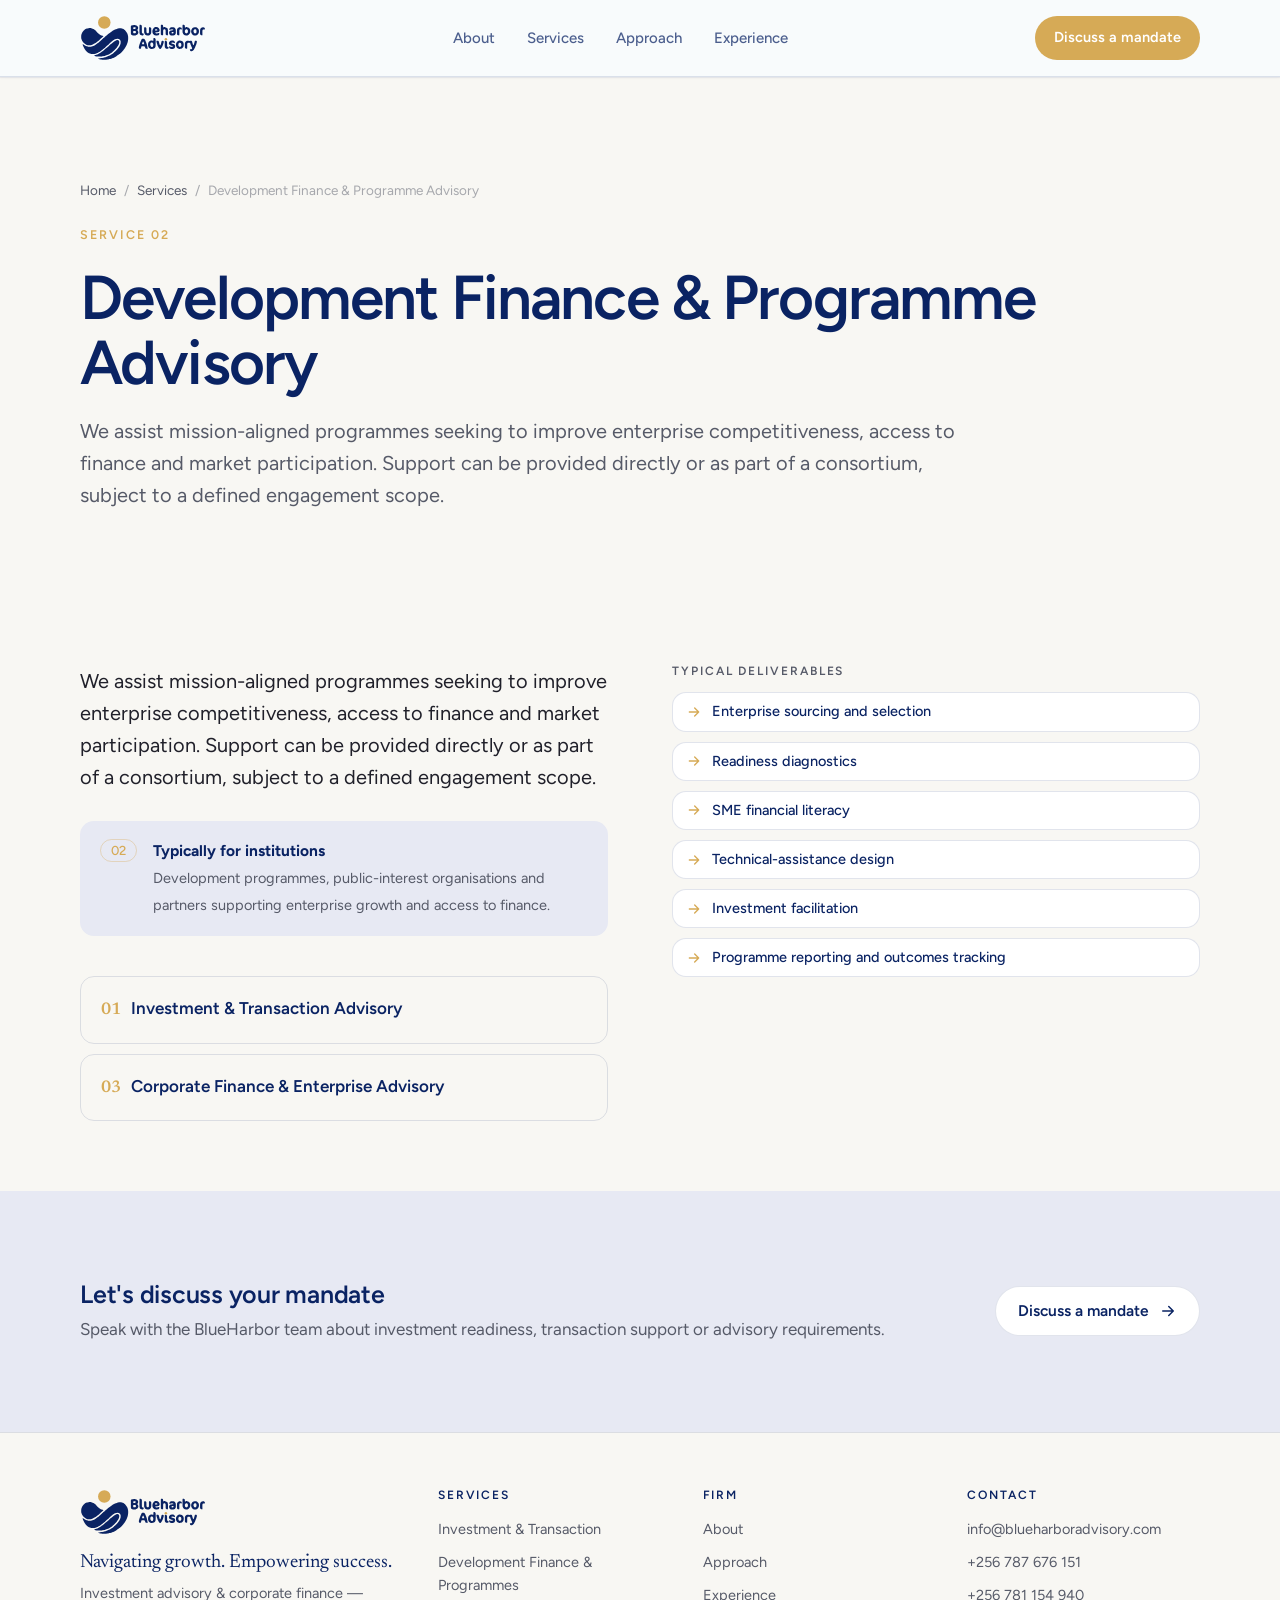
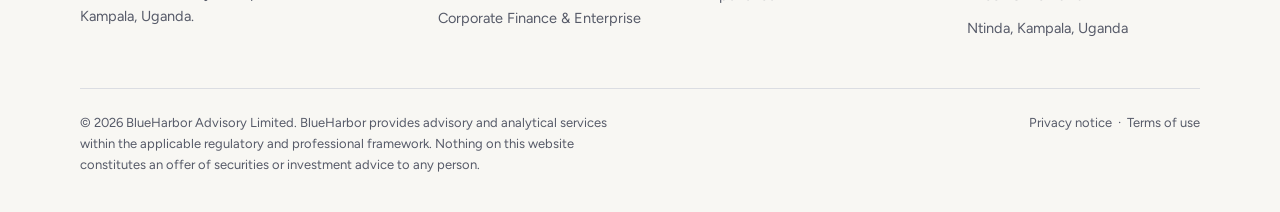
<file: services/development-finance.html>
<!doctype html>
<html lang="en-UG">
<head>
<meta charset="utf-8">
<meta name="viewport" content="width=device-width, initial-scale=1, viewport-fit=cover">
<meta name="format-detection" content="telephone=no">
<title>Development Finance &amp; Programme Advisory — BlueHarbor Advisory</title>
<meta name="description" content="We assist mission-aligned programmes seeking to improve enterprise competitiveness, access to finance and market participation. Support can be provided directly or as part of a consortium, subject to a defined engagement scope.">
<link rel="canonical" href="https://blueharboradvisory.com/services/development-finance.html">
<meta name="theme-color" content="#F8F7F3">
<link rel="icon" href="/favicon.ico" sizes="32x32">
<link rel="icon" type="image/svg+xml" href="/assets/brand/favicon.svg">
<link rel="icon" type="image/png" sizes="32x32" href="/assets/brand/favicon-32.png">
<link rel="apple-touch-icon" href="/assets/brand/apple-touch-icon.png">
<link rel="manifest" href="/site.webmanifest">
<meta property="og:type" content="website">
<meta property="og:site_name" content="BlueHarbor Advisory Limited">
<meta property="og:title" content="Development Finance &amp; Programme Advisory — BlueHarbor Advisory">
<meta property="og:description" content="We assist mission-aligned programmes seeking to improve enterprise competitiveness, access to finance and market participation. Support can be provided directly or as part of a consortium, subject to a defined engagement scope.">
<meta property="og:url" content="https://blueharboradvisory.com/services/development-finance.html">
<meta property="og:image" content="https://blueharboradvisory.com/assets/brand/og-image.png">
<meta property="og:locale" content="en_UG">
<meta name="twitter:card" content="summary_large_image">
<meta name="twitter:title" content="Development Finance &amp; Programme Advisory — BlueHarbor Advisory">
<meta name="twitter:description" content="We assist mission-aligned programmes seeking to improve enterprise competitiveness, access to finance and market participation. Support can be provided directly or as part of a consortium, subject to a defined engagement scope.">
<meta name="twitter:image" content="https://blueharboradvisory.com/assets/brand/og-image.png">
<link rel="preconnect" href="https://fonts.googleapis.com">
<link rel="preconnect" href="https://fonts.gstatic.com" crossorigin>
<link href="https://fonts.googleapis.com/css2?family=Figtree:wght@400;500;600;700&family=Newsreader:ital,opsz,wght@0,6..72,400;0,6..72,500;1,6..72,400;1,6..72,500&display=swap" rel="stylesheet">
<link rel="stylesheet" href="/css/styles.css">
<script type="application/ld+json">{"@context": "https://schema.org", "@type": "FinancialService", "name": "BlueHarbor Advisory Limited", "alternateName": "BlueHarbor Advisory", "url": "https://blueharboradvisory.com/", "logo": "https://blueharboradvisory.com/assets/brand/logo-mark.svg", "image": "https://blueharboradvisory.com/assets/brand/og-image.png", "description": "BlueHarbor Advisory Limited connects growth-oriented businesses with suitable sources of capital and supports investors through informed transaction decisions across Uganda and East Africa.", "email": "info@blueharboradvisory.com", "telephone": "+256 787 676 151", "address": {"@type": "PostalAddress", "addressLocality": "Ntinda, Kampala", "addressCountry": "UG"}, "areaServed": ["Uganda", "East Africa"]}</script>
<script>document.documentElement.classList.add('js-early')</script>
</head>
<body>
<a href="#main" class="skip">Skip to content</a>
<div class="scroll-progress" aria-hidden="true"></div>
<button class="to-top" id="toTop" aria-label="Back to top"><svg viewBox="0 0 24 24" fill="none" stroke="currentColor" stroke-width="2" stroke-linecap="round" stroke-linejoin="round"><path d="M12 19V5M6 11l6-6 6 6"/></svg></button>

<header class="nav" id="nav" data-solid="true">
  <div class="container nav-inner">
    <a href="/" class="logo" aria-label="BlueHarbor Advisory — home">
      <svg class="logo-lockup" aria-hidden="true" xmlns="http://www.w3.org/2000/svg" viewBox="101.0 31.0 867.0 316.0"><path d="M253.25 338.51C252.49 338.39 251.48 338.16 251.00 338.00C250.52 337.84 248.83 337.62 247.25 337.50C245.32 337.36 243.02 336.96 240.25 336.27C237.98 335.71 235.87 335.25 235.55 335.25C235.24 335.25 234.00 335.02 232.80 334.73C226.30 333.18 225.75 332.96 225.75 331.88C225.75 330.54 227.44 329.84 231.25 329.61C232.69 329.52 234.31 329.34 234.85 329.21C235.39 329.07 237.58 328.75 239.73 328.50C244.38 327.95 246.54 327.63 249.88 326.98C251.25 326.71 252.83 326.50 253.39 326.50C253.94 326.50 255.35 326.16 256.51 325.75C257.67 325.35 258.98 325.01 259.41 325.00C259.84 325.00 260.62 324.85 261.16 324.66C261.69 324.47 262.69 324.24 263.38 324.14C265.46 323.83 269.72 322.78 272.50 321.88C273.94 321.41 276.02 320.78 277.12 320.48C283.54 318.73 300.92 311.51 304.51 309.10C305.12 308.69 307.06 307.65 308.81 306.78C312.71 304.86 325.31 296.55 329.38 293.21C330.20 292.53 331.89 291.15 333.14 290.14C335.58 288.16 344.43 279.83 347.51 276.60C348.55 275.51 350.75 273.22 352.40 271.50C354.05 269.78 356.21 267.31 357.21 266.00C358.20 264.69 359.60 262.94 360.32 262.11C369.49 251.47 377.41 236.82 379.78 226.08C380.39 223.34 380.56 213.59 380.02 212.18C379.88 211.80 379.59 210.75 379.38 209.85C378.88 207.70 376.59 203.26 375.04 201.43C370.70 196.29 365.16 193.87 357.75 193.88C348.26 193.89 334.06 200.13 325.01 208.27C323.70 209.45 321.99 210.91 321.22 211.52C318.94 213.32 311.32 219.95 308.75 222.38C307.43 223.61 304.73 226.09 302.74 227.88C300.76 229.66 297.44 232.76 295.38 234.77C293.31 236.77 291.01 238.90 290.25 239.51C289.49 240.11 286.96 242.41 284.62 244.62C282.29 246.83 279.19 249.64 277.75 250.87C276.31 252.09 274.11 254.07 272.88 255.26C271.64 256.45 269.98 257.90 269.18 258.47C268.39 259.05 267.21 259.99 266.56 260.57C265.91 261.15 264.25 262.52 262.87 263.61C261.50 264.70 259.31 266.44 258.00 267.49C256.69 268.54 255.01 269.84 254.25 270.38C253.49 270.92 252.06 272.01 251.06 272.80C248.36 274.93 239.61 280.91 236.68 282.62C235.27 283.45 233.50 284.53 232.75 285.02C231.99 285.52 230.25 286.53 228.88 287.26C227.50 287.99 225.42 289.14 224.25 289.80C223.08 290.47 221.23 291.36 220.14 291.78C219.04 292.20 217.30 292.97 216.26 293.49C211.69 295.76 204.01 298.16 199.75 298.63C198.86 298.73 197.32 299.01 196.33 299.26C193.61 299.95 179.97 299.80 177.38 299.05C176.41 298.78 174.56 298.30 173.25 298.00C167.98 296.77 159.54 292.65 155.39 289.28C154.44 288.51 152.98 287.32 152.14 286.64C149.23 284.29 146.83 282.00 145.11 279.95C144.16 278.82 142.58 277.04 141.61 276.01C140.64 274.97 139.41 273.45 138.89 272.63C138.36 271.80 137.45 270.54 136.86 269.81C136.27 269.09 134.57 266.53 133.08 264.12C129.46 258.25 129.09 257.60 128.49 256.00C128.21 255.24 127.12 253.05 126.07 251.12C124.40 248.04 122.96 244.77 119.86 237.00C118.78 234.29 118.75 233.21 119.73 232.23C120.92 231.04 122.10 231.42 125.03 233.95C130.16 238.38 140.69 244.24 146.93 246.13C150.31 247.16 155.74 248.50 156.54 248.50C156.86 248.50 158.03 248.73 159.12 249.00C164.89 250.42 178.00 248.95 187.00 245.86C193.20 243.74 201.63 239.63 206.50 236.37C208.49 235.03 211.12 233.26 212.34 232.44C215.43 230.37 222.05 225.51 224.00 223.89C224.89 223.14 226.09 222.20 226.65 221.79C227.22 221.38 228.40 220.38 229.28 219.57C230.16 218.76 231.61 217.49 232.50 216.76C233.39 216.02 235.25 214.38 236.62 213.11C238.00 211.85 239.97 210.13 241.00 209.31C242.03 208.48 243.49 207.16 244.25 206.38C245.45 205.12 251.02 200.19 257.93 194.25C259.14 193.22 261.30 191.24 262.75 189.85C264.19 188.46 266.74 186.19 268.40 184.80C270.07 183.41 272.75 181.03 274.36 179.51C275.98 177.99 277.40 176.75 277.53 176.75C277.66 176.75 279.14 175.42 280.82 173.81C282.50 172.19 284.76 170.21 285.83 169.41C286.91 168.62 288.43 167.38 289.21 166.66C289.99 165.95 291.56 164.64 292.71 163.74C297.03 160.38 297.77 159.79 299.42 158.33C300.36 157.51 302.98 155.51 305.25 153.88C307.52 152.25 310.62 149.99 312.14 148.85C313.66 147.71 315.80 146.26 316.89 145.62C317.98 144.97 319.49 143.99 320.25 143.42C321.51 142.48 323.35 141.31 328.89 137.92C331.83 136.12 336.37 133.61 338.50 132.59C346.45 128.81 346.87 128.63 352.62 126.59C357.31 124.93 365.37 122.99 369.62 122.50C375.14 121.86 377.21 121.76 379.15 122.01C380.24 122.15 382.02 122.38 383.12 122.52C389.97 123.40 399.74 127.20 403.75 130.54C404.23 130.94 405.41 131.90 406.38 132.68C408.59 134.46 413.25 139.19 414.57 141.00C415.13 141.76 416.16 142.99 416.87 143.75C418.69 145.70 422.50 151.21 422.50 151.90C422.50 151.98 423.18 153.26 424.01 154.75C427.04 160.19 428.10 163.18 431.01 174.50C432.43 180.00 432.47 197.94 431.08 204.88C430.86 205.97 430.54 207.72 430.37 208.75C429.86 211.84 429.28 214.47 428.48 217.38C428.06 218.89 427.50 220.97 427.22 222.00C426.94 223.03 426.12 225.28 425.39 227.00C424.65 228.72 423.55 231.42 422.93 233.01C420.56 239.11 417.79 244.72 414.13 250.88C413.48 251.97 412.21 254.11 411.31 255.62C409.74 258.28 406.48 262.86 402.70 267.72C401.69 269.00 400.02 271.17 398.98 272.53C395.66 276.87 378.17 294.69 375.00 296.97C374.38 297.42 372.86 298.67 371.62 299.75C367.19 303.63 358.18 309.94 351.39 313.92C348.91 315.38 346.43 316.88 345.88 317.25C345.32 317.62 343.52 318.63 341.88 319.49C340.23 320.36 338.03 321.54 337.00 322.13C335.97 322.72 333.94 323.62 332.50 324.13C331.06 324.64 329.14 325.43 328.25 325.87C327.36 326.32 325.61 327.05 324.38 327.50C323.14 327.94 321.17 328.71 320.00 329.19C317.36 330.28 314.34 331.21 308.88 332.61C306.54 333.21 304.30 333.83 303.91 333.98C303.21 334.25 300.15 334.94 295.00 336.00C293.56 336.29 291.52 336.75 290.48 337.02C289.44 337.28 287.81 337.50 286.86 337.50C285.90 337.50 284.23 337.73 283.12 338.00C280.91 338.55 256.19 338.97 253.25 338.51Z M225.88 316.49C222.27 316.38 219.77 316.18 218.62 315.91C217.66 315.69 216.31 315.51 215.62 315.50C214.94 315.50 213.97 315.39 213.48 315.25C212.46 314.96 207.90 314.10 205.51 313.73C203.09 313.36 199.31 312.05 198.87 311.42C197.57 309.57 199.08 308.24 203.62 307.25C205.00 306.95 206.83 306.42 207.69 306.08C208.55 305.74 210.63 304.98 212.31 304.38C222.65 300.72 236.09 293.60 246.50 286.25C248.77 284.65 251.19 282.96 251.88 282.50C252.56 282.03 254.26 280.74 255.65 279.61C257.04 278.49 258.73 277.20 259.40 276.75C260.07 276.29 261.30 275.34 262.12 274.63C262.95 273.92 264.07 273.02 264.62 272.62C265.18 272.23 266.36 271.27 267.25 270.50C268.14 269.72 269.55 268.60 270.38 268.01C271.20 267.41 272.61 266.23 273.50 265.39C274.39 264.54 276.31 262.91 277.75 261.75C280.82 259.30 285.30 255.40 286.38 254.25C286.79 253.81 288.02 252.76 289.12 251.93C290.23 251.10 291.80 249.84 292.62 249.14C293.45 248.44 294.64 247.46 295.26 246.96C295.88 246.46 297.69 244.83 299.28 243.34C300.87 241.85 302.89 240.09 303.77 239.44C304.65 238.78 306.39 237.32 307.63 236.19C309.83 234.18 311.76 232.54 315.71 229.31C316.76 228.44 318.37 227.06 319.29 226.24C320.20 225.42 321.89 224.05 323.04 223.19C326.74 220.40 328.34 219.15 329.49 218.09C333.25 214.67 344.34 207.57 348.79 205.73C358.52 201.72 365.51 203.31 369.18 210.40C370.52 212.97 370.84 214.94 370.69 219.61C370.54 224.55 369.05 229.75 366.26 235.12C364.57 238.38 359.86 246.03 358.49 247.77C357.49 249.02 355.06 252.41 354.35 253.55C354.03 254.05 353.28 255.02 352.69 255.69C351.57 256.98 348.44 260.96 346.82 263.17C345.65 264.75 335.84 274.71 331.16 279.05C327.88 282.09 326.04 283.62 322.28 286.38C321.35 287.06 319.97 288.14 319.23 288.78C318.48 289.41 316.75 290.67 315.38 291.57C314.00 292.47 312.09 293.76 311.12 294.45C309.10 295.88 304.33 298.57 301.25 300.02C300.08 300.57 298.06 301.57 296.75 302.24C295.44 302.91 293.22 303.92 291.80 304.48C290.39 305.05 288.47 305.88 287.55 306.34C285.66 307.28 280.08 309.17 274.12 310.88C269.56 312.19 267.10 312.75 259.88 314.12C258.64 314.35 256.52 314.82 255.18 315.15C253.83 315.48 252.22 315.75 251.60 315.75C250.99 315.75 249.67 315.91 248.68 316.10C246.49 316.53 233.99 316.74 225.88 316.49Z M156.88 239.34C156.60 239.28 155.76 239.08 155.00 238.89C154.24 238.70 153.08 238.47 152.41 238.38C148.70 237.87 139.47 233.54 135.67 230.53C135.04 230.03 133.37 228.71 131.95 227.59C123.64 221.04 115.88 209.78 112.18 198.88C109.15 189.97 109.26 190.63 109.22 181.88C109.16 170.82 109.52 168.47 112.66 159.00C115.37 150.84 123.28 139.82 130.75 133.82C134.62 130.71 143.55 125.67 147.38 124.43C150.36 123.46 155.94 122.06 157.50 121.88C158.26 121.79 160.00 121.47 161.38 121.17C164.72 120.44 173.85 120.36 175.88 121.05C176.56 121.28 177.69 121.55 178.38 121.64C182.86 122.23 192.58 126.36 197.10 129.61C200.62 132.13 211.78 141.75 212.04 142.48C212.23 143.02 222.23 153.34 223.62 154.44C224.45 155.09 226.09 156.54 227.26 157.67C235.83 165.90 245.32 170.88 256.25 172.88C260.79 173.72 261.75 174.26 261.75 176.02C261.75 177.19 259.13 180.08 254.50 184.00C253.47 184.87 251.67 186.51 250.50 187.63C249.33 188.75 247.59 190.32 246.62 191.12C245.66 191.91 243.13 194.21 241.00 196.22C238.87 198.23 236.56 200.33 235.88 200.88C235.19 201.43 233.67 202.76 232.50 203.85C231.33 204.93 229.53 206.47 228.50 207.26C227.47 208.05 226.23 209.11 225.75 209.62C225.27 210.13 224.20 211.01 223.38 211.57C222.55 212.13 220.54 213.66 218.91 214.98C215.08 218.06 214.74 218.31 210.88 220.84C209.09 222.00 206.11 224.03 204.25 225.34C196.62 230.73 180.56 237.91 174.50 238.64C173.74 238.73 172.18 238.96 171.03 239.15C169.08 239.48 158.23 239.62 156.88 239.34Z M863.49 280.14C858.53 278.31 855.34 274.08 855.83 269.97C856.15 267.27 857.01 266.83 862.58 266.51C868.23 266.19 869.77 265.24 871.07 261.32C871.96 258.64 871.97 258.73 870.39 255.58C868.63 252.07 866.49 247.18 864.99 243.25C864.34 241.53 863.08 238.55 862.19 236.62C861.22 234.52 859.96 231.14 859.03 228.12C856.68 220.51 855.93 219.33 854.65 221.26C853.43 223.10 851.97 223.33 848.76 222.20C845.35 221.00 841.00 222.05 839.26 224.49C837.80 226.53 837.68 228.02 837.65 244.75C837.62 261.73 837.63 261.60 836.07 262.65C833.35 264.48 826.64 263.03 823.94 260.02C821.76 257.60 821.77 257.69 821.69 240.12C821.62 224.88 821.62 224.88 822.32 222.15C823.94 215.80 827.24 211.70 832.78 209.14C837.81 206.82 844.87 206.71 850.21 208.87L852.51 209.80L853.90 208.85C855.48 207.76 858.59 207.39 862.92 207.77C867.11 208.14 870.78 211.22 871.50 214.97C871.80 216.56 872.37 218.83 873.52 223.00C873.95 224.58 874.63 227.13 875.02 228.67C875.98 232.44 878.69 237.80 880.00 238.50C881.24 239.17 883.57 234.31 885.37 227.25C886.32 223.54 886.82 221.71 887.72 218.62C888.00 217.66 888.30 216.37 888.38 215.75C888.47 215.13 888.77 213.78 889.04 212.75C890.33 207.90 890.66 207.62 895.12 207.63C899.93 207.65 901.93 208.54 903.32 211.29C905.01 214.63 904.84 215.80 900.99 228.00C898.41 236.14 898.04 237.22 897.06 239.41C895.84 242.10 894.10 246.67 892.60 251.12C891.99 252.90 890.95 255.32 890.28 256.49C889.61 257.67 888.41 260.03 887.61 261.75C881.54 274.78 875.17 280.54 866.88 280.48C865.48 280.47 863.98 280.32 863.49 280.14Z M588.11 263.76C578.51 260.96 572.36 254.85 569.62 245.40C568.51 241.56 568.23 238.67 568.41 233.00C568.76 221.71 573.30 213.45 581.50 209.14C586.54 206.49 594.39 205.77 599.00 207.53C604.96 209.81 605.25 209.41 605.25 198.73C605.25 191.74 605.37 190.92 606.54 190.16C608.70 188.76 615.11 190.05 617.75 192.42C621.27 195.59 621.57 199.19 620.98 231.38C620.74 244.75 620.44 246.90 618.14 252.11C616.56 255.68 612.80 259.61 609.10 261.54C603.73 264.35 593.74 265.41 588.11 263.76Z M727.75 264.25C720.44 263.29 714.80 259.49 713.74 254.84C713.21 252.53 713.01 248.21 713.39 247.31C714.07 245.66 715.38 245.69 718.79 247.41C721.08 248.56 722.26 248.90 727.18 249.78C733.85 250.97 738.52 249.56 738.49 246.38C738.48 245.14 736.90 243.29 735.54 242.90C733.81 242.41 730.42 241.67 728.70 241.39C719.40 239.92 714.40 236.59 712.36 230.50C710.47 224.84 712.39 218.04 717.24 213.30C720.31 210.30 721.54 209.57 726.25 207.98C733.51 205.53 741.31 205.97 747.32 209.17C751.71 211.51 754.12 216.13 753.68 221.36C753.42 224.57 752.43 225.25 749.80 224.05C746.89 222.72 744.93 222.02 743.12 221.65C742.16 221.46 740.53 221.11 739.50 220.88C733.69 219.56 727.23 222.31 728.47 225.56C728.97 226.85 731.88 228.08 735.39 228.49C739.84 229.02 743.23 230.00 747.14 231.91C755.67 236.06 757.79 248.44 751.42 256.89C747.10 262.63 737.67 265.56 727.75 264.25Z M782.25 264.32C771.86 262.51 763.46 254.74 760.96 244.62C760.23 241.67 760.15 231.25 760.83 227.80C762.35 220.11 768.17 212.51 775.12 209.12C782.98 205.28 794.33 205.72 801.35 210.13C811.82 216.71 815.90 228.66 812.84 243.84C810.90 253.49 803.36 261.57 794.49 263.51C790.26 264.44 784.93 264.79 782.25 264.32Z M650.41 263.72C646.97 263.22 643.33 259.38 640.00 252.74C639.27 251.30 638.13 249.15 637.46 247.95C636.79 246.76 635.78 244.58 635.23 243.11C634.68 241.63 634.06 240.10 633.85 239.71C633.49 239.00 632.39 235.89 629.49 227.38C628.07 223.21 627.24 219.99 626.63 216.25C626.46 215.22 626.17 213.52 625.99 212.48C625.62 210.31 625.98 209.13 627.33 208.14C628.42 207.34 635.46 207.40 637.57 208.22C640.88 209.52 643.09 212.67 643.73 217.00C644.17 219.99 644.99 223.26 647.38 231.50C648.67 235.95 650.81 240.00 651.88 240.00C652.96 240.00 655.31 235.83 656.16 232.40C656.36 231.56 656.97 229.47 657.50 227.75C659.16 222.39 660.02 219.20 660.39 217.00C660.59 215.83 660.92 214.14 661.12 213.25C661.32 212.36 661.49 211.34 661.50 211.00C661.51 209.16 663.23 207.87 665.96 207.63C671.08 207.20 674.97 208.62 675.98 211.31C676.45 212.56 676.40 217.91 675.90 220.12C673.06 232.57 664.67 252.05 658.70 260.05C655.73 264.03 654.93 264.39 650.41 263.72Z M558.46 263.38C551.89 262.27 549.04 259.48 548.49 253.60C548.04 248.90 546.69 246.94 543.68 246.63C540.06 246.25 524.40 246.59 523.68 247.07C522.84 247.62 522.06 249.11 521.87 250.54C521.79 251.14 521.51 252.69 521.25 254.00C520.99 255.31 520.66 256.99 520.51 257.75C519.66 262.10 518.15 263.35 513.76 263.35C509.75 263.34 507.86 262.44 506.31 259.79C505.06 257.66 505.14 251.82 506.48 246.35C508.47 238.29 509.50 234.61 510.39 232.38C510.89 231.14 512.00 228.04 512.86 225.50C514.85 219.63 515.71 217.46 518.32 211.75C524.27 198.74 523.64 199.94 526.33 196.57C528.72 193.58 529.70 193.29 535.88 193.70C540.60 194.02 541.60 194.42 544.39 197.06C545.56 198.17 546.90 199.72 547.37 200.52C549.00 203.30 553.88 214.97 555.62 220.25C556.23 222.11 557.35 225.38 558.10 227.52C558.84 229.67 559.75 232.70 560.10 234.27C560.80 237.34 561.35 239.40 562.38 242.75C563.15 245.29 563.94 248.92 564.27 251.50C564.40 252.53 564.72 254.22 564.98 255.25C566.18 259.95 566.19 261.50 565.05 262.56C563.73 263.78 562.08 263.99 558.46 263.38Z M696.38 263.51C690.63 262.67 685.59 258.07 684.16 252.38C683.08 248.02 683.08 212.54 684.16 210.32C686.08 206.41 694.29 208.03 697.43 212.94C699.38 216.00 699.32 215.46 699.42 231.12C699.51 246.28 699.54 246.76 700.23 247.91C700.80 248.84 703.73 250.15 706.09 250.53C708.97 250.99 709.38 251.59 709.37 255.38C709.35 259.53 708.16 261.72 705.25 262.98C703.82 263.59 698.97 263.88 696.38 263.51Z M598.60 250.23C600.03 249.83 602.07 247.67 603.13 245.44C604.87 241.79 605.24 232.28 603.80 228.55C601.64 222.97 598.67 220.64 593.75 220.63C588.69 220.62 585.70 223.88 584.27 230.95C583.78 233.34 584.20 239.01 584.97 240.44C585.12 240.72 585.54 241.78 585.91 242.79C587.15 246.25 589.74 249.03 592.72 250.13C593.83 250.54 597.27 250.59 598.60 250.23Z M791.87 248.88C795.30 247.18 797.36 242.57 797.30 236.70C797.19 225.77 794.47 221.96 786.50 221.58C781.66 221.35 779.77 222.72 777.94 227.77C775.52 234.49 776.77 243.71 780.58 247.15C782.85 249.21 783.83 249.53 787.62 249.45C790.26 249.39 791.06 249.28 791.87 248.88Z M539.37 232.24C542.99 231.71 543.07 230.92 540.26 223.64C539.73 222.26 538.87 219.79 538.35 218.16C535.79 210.13 534.15 210.66 530.24 220.75C526.69 229.89 526.61 231.78 529.76 232.24C531.76 232.53 537.36 232.53 539.37 232.24Z M563.75 172.32C551.07 170.14 545.04 164.80 542.22 153.25C541.52 150.38 541.52 150.38 541.49 134.71C541.47 117.86 541.49 117.59 542.76 116.36C543.54 115.62 543.54 115.62 546.96 115.63C551.04 115.63 552.69 116.22 554.92 118.44C557.46 120.99 557.35 120.31 557.52 134.62C557.66 146.22 557.71 147.28 558.20 149.32C559.55 154.88 561.78 157.04 566.38 157.21C570.11 157.35 572.06 156.08 573.79 152.38C574.61 150.62 574.61 150.62 574.74 134.25C574.90 115.89 574.82 116.61 576.69 115.83C578.27 115.17 583.53 115.46 585.14 116.30C587.15 117.35 588.88 119.07 589.80 120.95C590.62 122.61 590.62 122.61 590.62 137.37C590.62 153.50 590.63 153.40 588.76 158.85C586.62 165.08 579.77 170.83 573.40 171.77C572.42 171.92 570.95 172.14 570.12 172.26C568.62 172.49 564.92 172.53 563.75 172.32Z M623.25 172.24C610.03 170.11 601.51 162.58 598.88 150.69C598.07 147.05 598.45 138.20 599.58 134.23C601.07 128.99 602.13 126.88 605.01 123.38C614.49 111.86 633.27 110.95 642.86 121.55C644.54 123.41 647.14 128.36 647.37 130.16C647.45 130.83 647.69 132.07 647.89 132.93C648.57 135.85 647.87 140.54 646.36 143.15C644.35 146.65 638.89 149.30 633.03 149.63C631.71 149.71 629.84 149.88 628.88 150.02C627.91 150.16 625.33 150.36 623.12 150.48C617.45 150.78 616.33 151.39 617.38 153.60C619.95 159.01 633.82 159.88 641.53 155.13C644.98 153.00 646.43 154.27 646.19 159.21C645.91 165.05 642.23 169.34 636.25 170.82C630.59 172.21 626.11 172.70 623.25 172.24Z M829.75 172.31C818.36 171.41 809.36 163.49 806.01 151.43C805.21 148.54 805.12 100.82 805.91 99.46C807.09 97.44 810.79 96.98 814.92 98.34C819.51 99.85 821.16 103.00 821.47 110.88C821.74 117.54 821.97 117.78 826.38 116.04C831.13 114.16 832.80 113.89 836.90 114.37C845.11 115.33 850.68 119.15 855.47 127.10C860.86 136.05 860.67 147.53 854.93 158.88C852.06 164.55 843.68 170.90 838.12 171.61C837.44 171.69 836.37 171.87 835.75 171.99C834.37 172.27 831.27 172.44 829.75 172.31Z M888.25 172.24C883.67 171.79 882.32 171.34 877.38 168.61C871.43 165.34 866.57 158.07 864.90 149.96C864.16 146.34 864.70 138.21 866.00 133.62C869.24 122.13 877.25 115.55 889.33 114.46C900.98 113.41 909.29 117.80 915.44 128.24C919.66 135.41 919.30 152.14 914.79 158.85C910.57 165.13 909.42 166.29 904.81 168.97C902.60 170.25 901.64 170.60 898.53 171.25C897.21 171.53 895.51 171.92 894.76 172.13C893.33 172.52 891.41 172.55 888.25 172.24Z M730.50 171.49C725.44 171.02 719.47 167.94 716.63 164.31C709.23 154.90 713.09 141.87 724.33 138.28C728.50 136.95 730.64 136.55 739.25 135.51C742.39 135.13 743.36 134.07 742.49 131.97C740.44 127.03 725.59 127.35 719.70 132.46C717.61 134.28 715.76 134.13 715.15 132.10C714.84 131.07 715.42 125.69 716.02 124.12C717.31 120.73 721.72 117.25 726.99 115.49C729.70 114.58 739.56 114.37 742.92 115.14C751.11 117.04 756.02 121.78 758.67 130.38C759.60 133.37 759.78 155.19 758.90 157.75C756.23 165.53 749.57 170.96 742.00 171.52C738.77 171.76 733.34 171.75 730.50 171.49Z M465.62 171.23C457.23 169.82 452.27 165.77 450.75 159.11C450.62 158.53 450.51 147.06 450.49 132.45C450.46 107.42 450.47 106.77 450.95 105.69C452.08 103.13 455.62 101.78 462.25 101.39C463.69 101.31 465.61 101.08 466.50 100.88C468.45 100.45 477.95 100.36 480.03 100.76C480.77 100.90 482.33 101.12 483.50 101.24C490.80 102.03 497.79 107.59 499.71 114.13C501.78 121.19 500.40 127.36 495.57 132.58C493.99 134.28 493.99 134.27 497.67 138.46C502.78 144.29 503.50 151.22 499.77 158.88C496.40 165.78 490.71 169.68 482.10 171.00C478.59 171.53 468.29 171.68 465.62 171.23Z M521.69 170.75C518.71 169.74 516.18 168.43 514.83 167.18C512.08 164.65 509.69 157.34 509.67 151.38C509.56 129.31 509.94 99.76 510.32 99.17C510.93 98.24 512.10 97.71 513.99 97.50C519.57 96.90 523.64 99.42 525.53 104.64C526.07 106.12 526.07 106.20 526.02 127.75C525.95 158.26 525.66 156.90 532.42 157.45C537.70 157.87 538.62 158.64 538.62 162.64C538.62 166.83 536.60 169.74 532.81 170.98C530.18 171.85 524.58 171.73 521.69 170.75Z M776.00 170.85C770.76 170.02 768.17 167.67 767.51 163.12C767.12 160.45 767.06 136.93 767.43 133.82C767.92 129.82 768.47 127.53 769.43 125.57C774.54 115.09 790.17 111.23 797.90 118.55C799.68 120.23 800.29 121.73 800.44 124.75C800.69 129.84 799.45 131.19 795.50 130.12C792.43 129.30 788.17 129.74 786.32 131.07C783.61 133.01 783.55 133.57 783.52 155.70C783.50 169.84 783.50 169.85 781.98 170.64C780.85 171.22 778.78 171.30 776.00 170.85Z M935.36 170.88C929.75 170.11 926.88 167.48 926.01 162.29C925.60 159.88 925.78 135.35 926.22 132.50C927.92 121.47 934.60 115.60 946.28 114.84C954.46 114.30 960.35 120.14 959.39 127.83C959.07 130.41 957.80 130.97 954.15 130.12C952.43 129.72 947.53 129.81 946.34 130.26C945.16 130.71 943.53 132.50 943.00 133.94C942.00 136.61 941.58 150.23 942.09 163.38C942.39 171.20 941.88 171.77 935.36 170.88Z M662.85 170.66C660.28 170.01 657.97 168.11 656.93 165.78C656.35 164.50 656.04 126.69 656.45 107.57C656.67 97.27 656.36 97.92 661.10 97.79C664.10 97.71 664.25 97.73 666.16 98.52C671.37 100.67 671.97 101.78 672.24 109.88C672.50 117.30 672.62 117.46 676.46 115.65C680.18 113.89 681.46 113.72 686.02 114.38C692.91 115.38 697.52 117.87 701.11 122.50C702.60 124.42 702.93 125.16 703.65 128.07C703.99 129.48 704.57 131.47 704.92 132.50C705.62 134.52 705.72 139.73 705.43 161.25C705.31 170.51 705.19 170.77 700.89 170.96C695.70 171.18 691.84 169.20 690.11 165.42C689.52 164.12 689.52 164.12 689.49 151.62C689.47 138.27 689.37 136.83 688.26 134.20C687.22 131.71 686.27 130.66 684.11 129.59C680.30 127.71 677.01 128.49 674.44 131.88C672.33 134.67 672.42 133.81 672.24 152.12C672.07 169.64 672.11 169.14 670.75 170.38C670.06 171.00 664.94 171.18 662.85 170.66Z M740.51 157.22C742.78 156.01 743.33 155.07 743.46 152.13C743.57 149.44 743.36 148.88 742.04 148.32C739.89 147.42 734.13 148.15 731.58 149.64C728.42 151.49 729.33 156.13 733.14 157.59C735.61 158.54 738.30 158.40 740.51 157.22Z M835.89 156.83C838.51 155.95 841.61 151.89 842.25 148.49C842.67 146.28 842.57 138.31 842.10 136.73C840.60 131.70 836.59 128.50 831.76 128.50C828.70 128.50 824.57 131.85 822.56 135.96C821.62 137.88 821.62 137.88 821.54 142.43C821.45 147.67 821.65 148.98 822.93 151.55C824.25 154.19 826.04 155.80 828.88 156.92C830.05 157.38 834.44 157.33 835.89 156.83Z M895.27 156.87C900.22 155.15 901.87 150.81 901.49 140.50C901.27 134.60 899.35 131.42 894.81 129.46C889.53 127.18 885.22 129.25 881.93 135.64C881.13 137.19 880.61 142.20 880.98 144.79C881.85 150.95 883.87 154.70 887.26 156.44C889.11 157.40 893.12 157.61 895.27 156.87Z M480.17 155.72C484.51 154.32 486.31 150.51 484.90 145.68C483.83 141.98 481.86 141.17 473.96 141.14C466.21 141.12 466.88 140.50 466.68 147.78C466.49 154.57 466.76 155.27 469.92 156.15C471.71 156.66 478.11 156.38 480.17 155.72Z M624.88 138.00C625.42 137.87 626.82 137.64 627.97 137.49C631.40 137.06 632.50 136.10 632.50 133.55C632.50 127.70 622.09 126.23 617.51 131.42C615.70 133.48 615.26 136.51 616.64 137.41C617.86 138.21 622.58 138.55 624.88 138.00Z M478.22 127.35C482.43 126.58 484.12 124.77 484.12 121.08C484.12 118.70 484.12 118.70 482.83 117.50C480.43 115.30 478.35 114.63 473.88 114.63C467.85 114.64 466.78 115.48 466.55 120.39C466.37 124.33 467.42 126.97 469.33 127.39C472.03 127.99 474.85 127.97 478.22 127.35Z" fill="#0A2363"/><g fill="#D6AA56"><circle cx="268" cy="82.5" r="43"/><circle cx="691" cy="197.5" r="8.8"/></g></svg>

    </a>
    <nav aria-label="Primary">
      <ul class="nav-links">
        <li><a href="/about.html">About</a></li>
        <li><a href="/services.html">Services</a></li>
        <li><a href="/services.html#approach">Approach</a></li>
        <li><a href="/experience.html">Experience</a></li>
      </ul>
    </nav>
    <a href="/contact.html" class="btn btn-primary nav-cta">Discuss a mandate</a>
    <button class="menu-btn" id="menuBtn" aria-expanded="false" aria-controls="mobileMenu" aria-label="Open menu">
      <svg viewBox="0 0 24 24" fill="none" stroke="currentColor" stroke-width="1.8" stroke-linecap="round"><path d="M4 7h16M4 12h16M4 17h10"/></svg>
    </button>
  </div>
  <div class="mobile-menu" id="mobileMenu">
    <a href="/about.html">About</a><a href="/services.html">Services</a><a href="/services.html#approach">Approach</a><a href="/experience.html">Experience</a>
    <a href="/contact.html" class="btn btn-primary">Discuss a mandate</a>
  </div>
</header>

<main id="main">
<section class="page-hero on-dark">
  <div class="container">
    <div class="crumbs"><a href="/">Home</a><span>/</span><a href="/services.html">Services</a><span>/</span><span>Development Finance &amp; Programme Advisory</span></div>
    <span class="eyebrow reveal">Service 02</span>
    <h1 class="h2 reveal" data-d="1">Development Finance &amp; Programme Advisory</h1>
    <p class="lead reveal" data-d="2">We assist mission-aligned programmes seeking to improve enterprise competitiveness, access to finance and market participation. Support can be provided directly or as part of a consortium, subject to a defined engagement scope.</p>
  </div>
</section>
<section class="section">
  <div class="container">
    <div class="svc-detail">
      <div class="reveal">
        <p class="lead" style="color:var(--ink)">We assist mission-aligned programmes seeking to improve enterprise competitiveness, access to finance and market participation. Support can be provided directly or as part of a consortium, subject to a defined engagement scope.</p>
        <div class="aud-match" style="margin-top:28px"><span class="num">02</span><div><b>Typically for institutions</b><span>Development programmes, public-interest organisations and partners supporting enterprise growth and access to finance.</span></div></div>
        <div class="svc-nav">
      <a href="/services/transaction-advisory.html"><span><span class="n">01</span>Investment &amp; Transaction Advisory</span><span><svg viewBox="0 0 24 24" fill="none" stroke="currentColor" stroke-width="2" stroke-linecap="round" stroke-linejoin="round"><path d="M5 12h14M13 6l6 6-6 6"/></svg></span></a>
      <a href="/services/corporate-finance.html"><span><span class="n">03</span>Corporate Finance &amp; Enterprise Advisory</span><span><svg viewBox="0 0 24 24" fill="none" stroke="currentColor" stroke-width="2" stroke-linecap="round" stroke-linejoin="round"><path d="M5 12h14M13 6l6 6-6 6"/></svg></span></a>
    </div>
      </div>
      <div class="deliv reveal" data-reveal="right">
        <h4>Typical deliverables</h4>
        <ul><li><svg viewBox="0 0 24 24" fill="none" stroke="currentColor" stroke-width="2" stroke-linecap="round" stroke-linejoin="round"><path d="M5 12h14M13 6l6 6-6 6"/></svg>Enterprise sourcing and selection</li><li><svg viewBox="0 0 24 24" fill="none" stroke="currentColor" stroke-width="2" stroke-linecap="round" stroke-linejoin="round"><path d="M5 12h14M13 6l6 6-6 6"/></svg>Readiness diagnostics</li><li><svg viewBox="0 0 24 24" fill="none" stroke="currentColor" stroke-width="2" stroke-linecap="round" stroke-linejoin="round"><path d="M5 12h14M13 6l6 6-6 6"/></svg>SME financial literacy</li><li><svg viewBox="0 0 24 24" fill="none" stroke="currentColor" stroke-width="2" stroke-linecap="round" stroke-linejoin="round"><path d="M5 12h14M13 6l6 6-6 6"/></svg>Technical-assistance design</li><li><svg viewBox="0 0 24 24" fill="none" stroke="currentColor" stroke-width="2" stroke-linecap="round" stroke-linejoin="round"><path d="M5 12h14M13 6l6 6-6 6"/></svg>Investment facilitation</li><li><svg viewBox="0 0 24 24" fill="none" stroke="currentColor" stroke-width="2" stroke-linecap="round" stroke-linejoin="round"><path d="M5 12h14M13 6l6 6-6 6"/></svg>Programme reporting and outcomes tracking</li></ul>
      </div>
    </div>
  </div>
</section>
<section class="section-sm" style="background:var(--mist)">
  <div class="container" style="display:flex;flex-wrap:wrap;gap:24px;align-items:center;justify-content:space-between">
    <div>
      <h2 class="h3" style="margin-bottom:6px">Let's discuss your mandate</h2>
      <p class="muted">Speak with the BlueHarbor team about investment readiness, transaction support or advisory requirements.</p>
    </div>
    <a href="/contact.html?service=development-finance" class="btn btn-outline">Discuss a mandate <svg viewBox="0 0 24 24" fill="none" stroke="currentColor" stroke-width="2" stroke-linecap="round" stroke-linejoin="round"><path d="M5 12h14M13 6l6 6-6 6"/></svg></a>
  </div>
</section>
</main>

<footer class="footer">
  <div class="container">
    <div class="footer-grid">
      <div>
        <a href="/" class="logo" aria-label="BlueHarbor Advisory">
          <svg class="logo-lockup" aria-hidden="true" xmlns="http://www.w3.org/2000/svg" viewBox="101.0 31.0 867.0 316.0"><path d="M253.25 338.51C252.49 338.39 251.48 338.16 251.00 338.00C250.52 337.84 248.83 337.62 247.25 337.50C245.32 337.36 243.02 336.96 240.25 336.27C237.98 335.71 235.87 335.25 235.55 335.25C235.24 335.25 234.00 335.02 232.80 334.73C226.30 333.18 225.75 332.96 225.75 331.88C225.75 330.54 227.44 329.84 231.25 329.61C232.69 329.52 234.31 329.34 234.85 329.21C235.39 329.07 237.58 328.75 239.73 328.50C244.38 327.95 246.54 327.63 249.88 326.98C251.25 326.71 252.83 326.50 253.39 326.50C253.94 326.50 255.35 326.16 256.51 325.75C257.67 325.35 258.98 325.01 259.41 325.00C259.84 325.00 260.62 324.85 261.16 324.66C261.69 324.47 262.69 324.24 263.38 324.14C265.46 323.83 269.72 322.78 272.50 321.88C273.94 321.41 276.02 320.78 277.12 320.48C283.54 318.73 300.92 311.51 304.51 309.10C305.12 308.69 307.06 307.65 308.81 306.78C312.71 304.86 325.31 296.55 329.38 293.21C330.20 292.53 331.89 291.15 333.14 290.14C335.58 288.16 344.43 279.83 347.51 276.60C348.55 275.51 350.75 273.22 352.40 271.50C354.05 269.78 356.21 267.31 357.21 266.00C358.20 264.69 359.60 262.94 360.32 262.11C369.49 251.47 377.41 236.82 379.78 226.08C380.39 223.34 380.56 213.59 380.02 212.18C379.88 211.80 379.59 210.75 379.38 209.85C378.88 207.70 376.59 203.26 375.04 201.43C370.70 196.29 365.16 193.87 357.75 193.88C348.26 193.89 334.06 200.13 325.01 208.27C323.70 209.45 321.99 210.91 321.22 211.52C318.94 213.32 311.32 219.95 308.75 222.38C307.43 223.61 304.73 226.09 302.74 227.88C300.76 229.66 297.44 232.76 295.38 234.77C293.31 236.77 291.01 238.90 290.25 239.51C289.49 240.11 286.96 242.41 284.62 244.62C282.29 246.83 279.19 249.64 277.75 250.87C276.31 252.09 274.11 254.07 272.88 255.26C271.64 256.45 269.98 257.90 269.18 258.47C268.39 259.05 267.21 259.99 266.56 260.57C265.91 261.15 264.25 262.52 262.87 263.61C261.50 264.70 259.31 266.44 258.00 267.49C256.69 268.54 255.01 269.84 254.25 270.38C253.49 270.92 252.06 272.01 251.06 272.80C248.36 274.93 239.61 280.91 236.68 282.62C235.27 283.45 233.50 284.53 232.75 285.02C231.99 285.52 230.25 286.53 228.88 287.26C227.50 287.99 225.42 289.14 224.25 289.80C223.08 290.47 221.23 291.36 220.14 291.78C219.04 292.20 217.30 292.97 216.26 293.49C211.69 295.76 204.01 298.16 199.75 298.63C198.86 298.73 197.32 299.01 196.33 299.26C193.61 299.95 179.97 299.80 177.38 299.05C176.41 298.78 174.56 298.30 173.25 298.00C167.98 296.77 159.54 292.65 155.39 289.28C154.44 288.51 152.98 287.32 152.14 286.64C149.23 284.29 146.83 282.00 145.11 279.95C144.16 278.82 142.58 277.04 141.61 276.01C140.64 274.97 139.41 273.45 138.89 272.63C138.36 271.80 137.45 270.54 136.86 269.81C136.27 269.09 134.57 266.53 133.08 264.12C129.46 258.25 129.09 257.60 128.49 256.00C128.21 255.24 127.12 253.05 126.07 251.12C124.40 248.04 122.96 244.77 119.86 237.00C118.78 234.29 118.75 233.21 119.73 232.23C120.92 231.04 122.10 231.42 125.03 233.95C130.16 238.38 140.69 244.24 146.93 246.13C150.31 247.16 155.74 248.50 156.54 248.50C156.86 248.50 158.03 248.73 159.12 249.00C164.89 250.42 178.00 248.95 187.00 245.86C193.20 243.74 201.63 239.63 206.50 236.37C208.49 235.03 211.12 233.26 212.34 232.44C215.43 230.37 222.05 225.51 224.00 223.89C224.89 223.14 226.09 222.20 226.65 221.79C227.22 221.38 228.40 220.38 229.28 219.57C230.16 218.76 231.61 217.49 232.50 216.76C233.39 216.02 235.25 214.38 236.62 213.11C238.00 211.85 239.97 210.13 241.00 209.31C242.03 208.48 243.49 207.16 244.25 206.38C245.45 205.12 251.02 200.19 257.93 194.25C259.14 193.22 261.30 191.24 262.75 189.85C264.19 188.46 266.74 186.19 268.40 184.80C270.07 183.41 272.75 181.03 274.36 179.51C275.98 177.99 277.40 176.75 277.53 176.75C277.66 176.75 279.14 175.42 280.82 173.81C282.50 172.19 284.76 170.21 285.83 169.41C286.91 168.62 288.43 167.38 289.21 166.66C289.99 165.95 291.56 164.64 292.71 163.74C297.03 160.38 297.77 159.79 299.42 158.33C300.36 157.51 302.98 155.51 305.25 153.88C307.52 152.25 310.62 149.99 312.14 148.85C313.66 147.71 315.80 146.26 316.89 145.62C317.98 144.97 319.49 143.99 320.25 143.42C321.51 142.48 323.35 141.31 328.89 137.92C331.83 136.12 336.37 133.61 338.50 132.59C346.45 128.81 346.87 128.63 352.62 126.59C357.31 124.93 365.37 122.99 369.62 122.50C375.14 121.86 377.21 121.76 379.15 122.01C380.24 122.15 382.02 122.38 383.12 122.52C389.97 123.40 399.74 127.20 403.75 130.54C404.23 130.94 405.41 131.90 406.38 132.68C408.59 134.46 413.25 139.19 414.57 141.00C415.13 141.76 416.16 142.99 416.87 143.75C418.69 145.70 422.50 151.21 422.50 151.90C422.50 151.98 423.18 153.26 424.01 154.75C427.04 160.19 428.10 163.18 431.01 174.50C432.43 180.00 432.47 197.94 431.08 204.88C430.86 205.97 430.54 207.72 430.37 208.75C429.86 211.84 429.28 214.47 428.48 217.38C428.06 218.89 427.50 220.97 427.22 222.00C426.94 223.03 426.12 225.28 425.39 227.00C424.65 228.72 423.55 231.42 422.93 233.01C420.56 239.11 417.79 244.72 414.13 250.88C413.48 251.97 412.21 254.11 411.31 255.62C409.74 258.28 406.48 262.86 402.70 267.72C401.69 269.00 400.02 271.17 398.98 272.53C395.66 276.87 378.17 294.69 375.00 296.97C374.38 297.42 372.86 298.67 371.62 299.75C367.19 303.63 358.18 309.94 351.39 313.92C348.91 315.38 346.43 316.88 345.88 317.25C345.32 317.62 343.52 318.63 341.88 319.49C340.23 320.36 338.03 321.54 337.00 322.13C335.97 322.72 333.94 323.62 332.50 324.13C331.06 324.64 329.14 325.43 328.25 325.87C327.36 326.32 325.61 327.05 324.38 327.50C323.14 327.94 321.17 328.71 320.00 329.19C317.36 330.28 314.34 331.21 308.88 332.61C306.54 333.21 304.30 333.83 303.91 333.98C303.21 334.25 300.15 334.94 295.00 336.00C293.56 336.29 291.52 336.75 290.48 337.02C289.44 337.28 287.81 337.50 286.86 337.50C285.90 337.50 284.23 337.73 283.12 338.00C280.91 338.55 256.19 338.97 253.25 338.51Z M225.88 316.49C222.27 316.38 219.77 316.18 218.62 315.91C217.66 315.69 216.31 315.51 215.62 315.50C214.94 315.50 213.97 315.39 213.48 315.25C212.46 314.96 207.90 314.10 205.51 313.73C203.09 313.36 199.31 312.05 198.87 311.42C197.57 309.57 199.08 308.24 203.62 307.25C205.00 306.95 206.83 306.42 207.69 306.08C208.55 305.74 210.63 304.98 212.31 304.38C222.65 300.72 236.09 293.60 246.50 286.25C248.77 284.65 251.19 282.96 251.88 282.50C252.56 282.03 254.26 280.74 255.65 279.61C257.04 278.49 258.73 277.20 259.40 276.75C260.07 276.29 261.30 275.34 262.12 274.63C262.95 273.92 264.07 273.02 264.62 272.62C265.18 272.23 266.36 271.27 267.25 270.50C268.14 269.72 269.55 268.60 270.38 268.01C271.20 267.41 272.61 266.23 273.50 265.39C274.39 264.54 276.31 262.91 277.75 261.75C280.82 259.30 285.30 255.40 286.38 254.25C286.79 253.81 288.02 252.76 289.12 251.93C290.23 251.10 291.80 249.84 292.62 249.14C293.45 248.44 294.64 247.46 295.26 246.96C295.88 246.46 297.69 244.83 299.28 243.34C300.87 241.85 302.89 240.09 303.77 239.44C304.65 238.78 306.39 237.32 307.63 236.19C309.83 234.18 311.76 232.54 315.71 229.31C316.76 228.44 318.37 227.06 319.29 226.24C320.20 225.42 321.89 224.05 323.04 223.19C326.74 220.40 328.34 219.15 329.49 218.09C333.25 214.67 344.34 207.57 348.79 205.73C358.52 201.72 365.51 203.31 369.18 210.40C370.52 212.97 370.84 214.94 370.69 219.61C370.54 224.55 369.05 229.75 366.26 235.12C364.57 238.38 359.86 246.03 358.49 247.77C357.49 249.02 355.06 252.41 354.35 253.55C354.03 254.05 353.28 255.02 352.69 255.69C351.57 256.98 348.44 260.96 346.82 263.17C345.65 264.75 335.84 274.71 331.16 279.05C327.88 282.09 326.04 283.62 322.28 286.38C321.35 287.06 319.97 288.14 319.23 288.78C318.48 289.41 316.75 290.67 315.38 291.57C314.00 292.47 312.09 293.76 311.12 294.45C309.10 295.88 304.33 298.57 301.25 300.02C300.08 300.57 298.06 301.57 296.75 302.24C295.44 302.91 293.22 303.92 291.80 304.48C290.39 305.05 288.47 305.88 287.55 306.34C285.66 307.28 280.08 309.17 274.12 310.88C269.56 312.19 267.10 312.75 259.88 314.12C258.64 314.35 256.52 314.82 255.18 315.15C253.83 315.48 252.22 315.75 251.60 315.75C250.99 315.75 249.67 315.91 248.68 316.10C246.49 316.53 233.99 316.74 225.88 316.49Z M156.88 239.34C156.60 239.28 155.76 239.08 155.00 238.89C154.24 238.70 153.08 238.47 152.41 238.38C148.70 237.87 139.47 233.54 135.67 230.53C135.04 230.03 133.37 228.71 131.95 227.59C123.64 221.04 115.88 209.78 112.18 198.88C109.15 189.97 109.26 190.63 109.22 181.88C109.16 170.82 109.52 168.47 112.66 159.00C115.37 150.84 123.28 139.82 130.75 133.82C134.62 130.71 143.55 125.67 147.38 124.43C150.36 123.46 155.94 122.06 157.50 121.88C158.26 121.79 160.00 121.47 161.38 121.17C164.72 120.44 173.85 120.36 175.88 121.05C176.56 121.28 177.69 121.55 178.38 121.64C182.86 122.23 192.58 126.36 197.10 129.61C200.62 132.13 211.78 141.75 212.04 142.48C212.23 143.02 222.23 153.34 223.62 154.44C224.45 155.09 226.09 156.54 227.26 157.67C235.83 165.90 245.32 170.88 256.25 172.88C260.79 173.72 261.75 174.26 261.75 176.02C261.75 177.19 259.13 180.08 254.50 184.00C253.47 184.87 251.67 186.51 250.50 187.63C249.33 188.75 247.59 190.32 246.62 191.12C245.66 191.91 243.13 194.21 241.00 196.22C238.87 198.23 236.56 200.33 235.88 200.88C235.19 201.43 233.67 202.76 232.50 203.85C231.33 204.93 229.53 206.47 228.50 207.26C227.47 208.05 226.23 209.11 225.75 209.62C225.27 210.13 224.20 211.01 223.38 211.57C222.55 212.13 220.54 213.66 218.91 214.98C215.08 218.06 214.74 218.31 210.88 220.84C209.09 222.00 206.11 224.03 204.25 225.34C196.62 230.73 180.56 237.91 174.50 238.64C173.74 238.73 172.18 238.96 171.03 239.15C169.08 239.48 158.23 239.62 156.88 239.34Z M863.49 280.14C858.53 278.31 855.34 274.08 855.83 269.97C856.15 267.27 857.01 266.83 862.58 266.51C868.23 266.19 869.77 265.24 871.07 261.32C871.96 258.64 871.97 258.73 870.39 255.58C868.63 252.07 866.49 247.18 864.99 243.25C864.34 241.53 863.08 238.55 862.19 236.62C861.22 234.52 859.96 231.14 859.03 228.12C856.68 220.51 855.93 219.33 854.65 221.26C853.43 223.10 851.97 223.33 848.76 222.20C845.35 221.00 841.00 222.05 839.26 224.49C837.80 226.53 837.68 228.02 837.65 244.75C837.62 261.73 837.63 261.60 836.07 262.65C833.35 264.48 826.64 263.03 823.94 260.02C821.76 257.60 821.77 257.69 821.69 240.12C821.62 224.88 821.62 224.88 822.32 222.15C823.94 215.80 827.24 211.70 832.78 209.14C837.81 206.82 844.87 206.71 850.21 208.87L852.51 209.80L853.90 208.85C855.48 207.76 858.59 207.39 862.92 207.77C867.11 208.14 870.78 211.22 871.50 214.97C871.80 216.56 872.37 218.83 873.52 223.00C873.95 224.58 874.63 227.13 875.02 228.67C875.98 232.44 878.69 237.80 880.00 238.50C881.24 239.17 883.57 234.31 885.37 227.25C886.32 223.54 886.82 221.71 887.72 218.62C888.00 217.66 888.30 216.37 888.38 215.75C888.47 215.13 888.77 213.78 889.04 212.75C890.33 207.90 890.66 207.62 895.12 207.63C899.93 207.65 901.93 208.54 903.32 211.29C905.01 214.63 904.84 215.80 900.99 228.00C898.41 236.14 898.04 237.22 897.06 239.41C895.84 242.10 894.10 246.67 892.60 251.12C891.99 252.90 890.95 255.32 890.28 256.49C889.61 257.67 888.41 260.03 887.61 261.75C881.54 274.78 875.17 280.54 866.88 280.48C865.48 280.47 863.98 280.32 863.49 280.14Z M588.11 263.76C578.51 260.96 572.36 254.85 569.62 245.40C568.51 241.56 568.23 238.67 568.41 233.00C568.76 221.71 573.30 213.45 581.50 209.14C586.54 206.49 594.39 205.77 599.00 207.53C604.96 209.81 605.25 209.41 605.25 198.73C605.25 191.74 605.37 190.92 606.54 190.16C608.70 188.76 615.11 190.05 617.75 192.42C621.27 195.59 621.57 199.19 620.98 231.38C620.74 244.75 620.44 246.90 618.14 252.11C616.56 255.68 612.80 259.61 609.10 261.54C603.73 264.35 593.74 265.41 588.11 263.76Z M727.75 264.25C720.44 263.29 714.80 259.49 713.74 254.84C713.21 252.53 713.01 248.21 713.39 247.31C714.07 245.66 715.38 245.69 718.79 247.41C721.08 248.56 722.26 248.90 727.18 249.78C733.85 250.97 738.52 249.56 738.49 246.38C738.48 245.14 736.90 243.29 735.54 242.90C733.81 242.41 730.42 241.67 728.70 241.39C719.40 239.92 714.40 236.59 712.36 230.50C710.47 224.84 712.39 218.04 717.24 213.30C720.31 210.30 721.54 209.57 726.25 207.98C733.51 205.53 741.31 205.97 747.32 209.17C751.71 211.51 754.12 216.13 753.68 221.36C753.42 224.57 752.43 225.25 749.80 224.05C746.89 222.72 744.93 222.02 743.12 221.65C742.16 221.46 740.53 221.11 739.50 220.88C733.69 219.56 727.23 222.31 728.47 225.56C728.97 226.85 731.88 228.08 735.39 228.49C739.84 229.02 743.23 230.00 747.14 231.91C755.67 236.06 757.79 248.44 751.42 256.89C747.10 262.63 737.67 265.56 727.75 264.25Z M782.25 264.32C771.86 262.51 763.46 254.74 760.96 244.62C760.23 241.67 760.15 231.25 760.83 227.80C762.35 220.11 768.17 212.51 775.12 209.12C782.98 205.28 794.33 205.72 801.35 210.13C811.82 216.71 815.90 228.66 812.84 243.84C810.90 253.49 803.36 261.57 794.49 263.51C790.26 264.44 784.93 264.79 782.25 264.32Z M650.41 263.72C646.97 263.22 643.33 259.38 640.00 252.74C639.27 251.30 638.13 249.15 637.46 247.95C636.79 246.76 635.78 244.58 635.23 243.11C634.68 241.63 634.06 240.10 633.85 239.71C633.49 239.00 632.39 235.89 629.49 227.38C628.07 223.21 627.24 219.99 626.63 216.25C626.46 215.22 626.17 213.52 625.99 212.48C625.62 210.31 625.98 209.13 627.33 208.14C628.42 207.34 635.46 207.40 637.57 208.22C640.88 209.52 643.09 212.67 643.73 217.00C644.17 219.99 644.99 223.26 647.38 231.50C648.67 235.95 650.81 240.00 651.88 240.00C652.96 240.00 655.31 235.83 656.16 232.40C656.36 231.56 656.97 229.47 657.50 227.75C659.16 222.39 660.02 219.20 660.39 217.00C660.59 215.83 660.92 214.14 661.12 213.25C661.32 212.36 661.49 211.34 661.50 211.00C661.51 209.16 663.23 207.87 665.96 207.63C671.08 207.20 674.97 208.62 675.98 211.31C676.45 212.56 676.40 217.91 675.90 220.12C673.06 232.57 664.67 252.05 658.70 260.05C655.73 264.03 654.93 264.39 650.41 263.72Z M558.46 263.38C551.89 262.27 549.04 259.48 548.49 253.60C548.04 248.90 546.69 246.94 543.68 246.63C540.06 246.25 524.40 246.59 523.68 247.07C522.84 247.62 522.06 249.11 521.87 250.54C521.79 251.14 521.51 252.69 521.25 254.00C520.99 255.31 520.66 256.99 520.51 257.75C519.66 262.10 518.15 263.35 513.76 263.35C509.75 263.34 507.86 262.44 506.31 259.79C505.06 257.66 505.14 251.82 506.48 246.35C508.47 238.29 509.50 234.61 510.39 232.38C510.89 231.14 512.00 228.04 512.86 225.50C514.85 219.63 515.71 217.46 518.32 211.75C524.27 198.74 523.64 199.94 526.33 196.57C528.72 193.58 529.70 193.29 535.88 193.70C540.60 194.02 541.60 194.42 544.39 197.06C545.56 198.17 546.90 199.72 547.37 200.52C549.00 203.30 553.88 214.97 555.62 220.25C556.23 222.11 557.35 225.38 558.10 227.52C558.84 229.67 559.75 232.70 560.10 234.27C560.80 237.34 561.35 239.40 562.38 242.75C563.15 245.29 563.94 248.92 564.27 251.50C564.40 252.53 564.72 254.22 564.98 255.25C566.18 259.95 566.19 261.50 565.05 262.56C563.73 263.78 562.08 263.99 558.46 263.38Z M696.38 263.51C690.63 262.67 685.59 258.07 684.16 252.38C683.08 248.02 683.08 212.54 684.16 210.32C686.08 206.41 694.29 208.03 697.43 212.94C699.38 216.00 699.32 215.46 699.42 231.12C699.51 246.28 699.54 246.76 700.23 247.91C700.80 248.84 703.73 250.15 706.09 250.53C708.97 250.99 709.38 251.59 709.37 255.38C709.35 259.53 708.16 261.72 705.25 262.98C703.82 263.59 698.97 263.88 696.38 263.51Z M598.60 250.23C600.03 249.83 602.07 247.67 603.13 245.44C604.87 241.79 605.24 232.28 603.80 228.55C601.64 222.97 598.67 220.64 593.75 220.63C588.69 220.62 585.70 223.88 584.27 230.95C583.78 233.34 584.20 239.01 584.97 240.44C585.12 240.72 585.54 241.78 585.91 242.79C587.15 246.25 589.74 249.03 592.72 250.13C593.83 250.54 597.27 250.59 598.60 250.23Z M791.87 248.88C795.30 247.18 797.36 242.57 797.30 236.70C797.19 225.77 794.47 221.96 786.50 221.58C781.66 221.35 779.77 222.72 777.94 227.77C775.52 234.49 776.77 243.71 780.58 247.15C782.85 249.21 783.83 249.53 787.62 249.45C790.26 249.39 791.06 249.28 791.87 248.88Z M539.37 232.24C542.99 231.71 543.07 230.92 540.26 223.64C539.73 222.26 538.87 219.79 538.35 218.16C535.79 210.13 534.15 210.66 530.24 220.75C526.69 229.89 526.61 231.78 529.76 232.24C531.76 232.53 537.36 232.53 539.37 232.24Z M563.75 172.32C551.07 170.14 545.04 164.80 542.22 153.25C541.52 150.38 541.52 150.38 541.49 134.71C541.47 117.86 541.49 117.59 542.76 116.36C543.54 115.62 543.54 115.62 546.96 115.63C551.04 115.63 552.69 116.22 554.92 118.44C557.46 120.99 557.35 120.31 557.52 134.62C557.66 146.22 557.71 147.28 558.20 149.32C559.55 154.88 561.78 157.04 566.38 157.21C570.11 157.35 572.06 156.08 573.79 152.38C574.61 150.62 574.61 150.62 574.74 134.25C574.90 115.89 574.82 116.61 576.69 115.83C578.27 115.17 583.53 115.46 585.14 116.30C587.15 117.35 588.88 119.07 589.80 120.95C590.62 122.61 590.62 122.61 590.62 137.37C590.62 153.50 590.63 153.40 588.76 158.85C586.62 165.08 579.77 170.83 573.40 171.77C572.42 171.92 570.95 172.14 570.12 172.26C568.62 172.49 564.92 172.53 563.75 172.32Z M623.25 172.24C610.03 170.11 601.51 162.58 598.88 150.69C598.07 147.05 598.45 138.20 599.58 134.23C601.07 128.99 602.13 126.88 605.01 123.38C614.49 111.86 633.27 110.95 642.86 121.55C644.54 123.41 647.14 128.36 647.37 130.16C647.45 130.83 647.69 132.07 647.89 132.93C648.57 135.85 647.87 140.54 646.36 143.15C644.35 146.65 638.89 149.30 633.03 149.63C631.71 149.71 629.84 149.88 628.88 150.02C627.91 150.16 625.33 150.36 623.12 150.48C617.45 150.78 616.33 151.39 617.38 153.60C619.95 159.01 633.82 159.88 641.53 155.13C644.98 153.00 646.43 154.27 646.19 159.21C645.91 165.05 642.23 169.34 636.25 170.82C630.59 172.21 626.11 172.70 623.25 172.24Z M829.75 172.31C818.36 171.41 809.36 163.49 806.01 151.43C805.21 148.54 805.12 100.82 805.91 99.46C807.09 97.44 810.79 96.98 814.92 98.34C819.51 99.85 821.16 103.00 821.47 110.88C821.74 117.54 821.97 117.78 826.38 116.04C831.13 114.16 832.80 113.89 836.90 114.37C845.11 115.33 850.68 119.15 855.47 127.10C860.86 136.05 860.67 147.53 854.93 158.88C852.06 164.55 843.68 170.90 838.12 171.61C837.44 171.69 836.37 171.87 835.75 171.99C834.37 172.27 831.27 172.44 829.75 172.31Z M888.25 172.24C883.67 171.79 882.32 171.34 877.38 168.61C871.43 165.34 866.57 158.07 864.90 149.96C864.16 146.34 864.70 138.21 866.00 133.62C869.24 122.13 877.25 115.55 889.33 114.46C900.98 113.41 909.29 117.80 915.44 128.24C919.66 135.41 919.30 152.14 914.79 158.85C910.57 165.13 909.42 166.29 904.81 168.97C902.60 170.25 901.64 170.60 898.53 171.25C897.21 171.53 895.51 171.92 894.76 172.13C893.33 172.52 891.41 172.55 888.25 172.24Z M730.50 171.49C725.44 171.02 719.47 167.94 716.63 164.31C709.23 154.90 713.09 141.87 724.33 138.28C728.50 136.95 730.64 136.55 739.25 135.51C742.39 135.13 743.36 134.07 742.49 131.97C740.44 127.03 725.59 127.35 719.70 132.46C717.61 134.28 715.76 134.13 715.15 132.10C714.84 131.07 715.42 125.69 716.02 124.12C717.31 120.73 721.72 117.25 726.99 115.49C729.70 114.58 739.56 114.37 742.92 115.14C751.11 117.04 756.02 121.78 758.67 130.38C759.60 133.37 759.78 155.19 758.90 157.75C756.23 165.53 749.57 170.96 742.00 171.52C738.77 171.76 733.34 171.75 730.50 171.49Z M465.62 171.23C457.23 169.82 452.27 165.77 450.75 159.11C450.62 158.53 450.51 147.06 450.49 132.45C450.46 107.42 450.47 106.77 450.95 105.69C452.08 103.13 455.62 101.78 462.25 101.39C463.69 101.31 465.61 101.08 466.50 100.88C468.45 100.45 477.95 100.36 480.03 100.76C480.77 100.90 482.33 101.12 483.50 101.24C490.80 102.03 497.79 107.59 499.71 114.13C501.78 121.19 500.40 127.36 495.57 132.58C493.99 134.28 493.99 134.27 497.67 138.46C502.78 144.29 503.50 151.22 499.77 158.88C496.40 165.78 490.71 169.68 482.10 171.00C478.59 171.53 468.29 171.68 465.62 171.23Z M521.69 170.75C518.71 169.74 516.18 168.43 514.83 167.18C512.08 164.65 509.69 157.34 509.67 151.38C509.56 129.31 509.94 99.76 510.32 99.17C510.93 98.24 512.10 97.71 513.99 97.50C519.57 96.90 523.64 99.42 525.53 104.64C526.07 106.12 526.07 106.20 526.02 127.75C525.95 158.26 525.66 156.90 532.42 157.45C537.70 157.87 538.62 158.64 538.62 162.64C538.62 166.83 536.60 169.74 532.81 170.98C530.18 171.85 524.58 171.73 521.69 170.75Z M776.00 170.85C770.76 170.02 768.17 167.67 767.51 163.12C767.12 160.45 767.06 136.93 767.43 133.82C767.92 129.82 768.47 127.53 769.43 125.57C774.54 115.09 790.17 111.23 797.90 118.55C799.68 120.23 800.29 121.73 800.44 124.75C800.69 129.84 799.45 131.19 795.50 130.12C792.43 129.30 788.17 129.74 786.32 131.07C783.61 133.01 783.55 133.57 783.52 155.70C783.50 169.84 783.50 169.85 781.98 170.64C780.85 171.22 778.78 171.30 776.00 170.85Z M935.36 170.88C929.75 170.11 926.88 167.48 926.01 162.29C925.60 159.88 925.78 135.35 926.22 132.50C927.92 121.47 934.60 115.60 946.28 114.84C954.46 114.30 960.35 120.14 959.39 127.83C959.07 130.41 957.80 130.97 954.15 130.12C952.43 129.72 947.53 129.81 946.34 130.26C945.16 130.71 943.53 132.50 943.00 133.94C942.00 136.61 941.58 150.23 942.09 163.38C942.39 171.20 941.88 171.77 935.36 170.88Z M662.85 170.66C660.28 170.01 657.97 168.11 656.93 165.78C656.35 164.50 656.04 126.69 656.45 107.57C656.67 97.27 656.36 97.92 661.10 97.79C664.10 97.71 664.25 97.73 666.16 98.52C671.37 100.67 671.97 101.78 672.24 109.88C672.50 117.30 672.62 117.46 676.46 115.65C680.18 113.89 681.46 113.72 686.02 114.38C692.91 115.38 697.52 117.87 701.11 122.50C702.60 124.42 702.93 125.16 703.65 128.07C703.99 129.48 704.57 131.47 704.92 132.50C705.62 134.52 705.72 139.73 705.43 161.25C705.31 170.51 705.19 170.77 700.89 170.96C695.70 171.18 691.84 169.20 690.11 165.42C689.52 164.12 689.52 164.12 689.49 151.62C689.47 138.27 689.37 136.83 688.26 134.20C687.22 131.71 686.27 130.66 684.11 129.59C680.30 127.71 677.01 128.49 674.44 131.88C672.33 134.67 672.42 133.81 672.24 152.12C672.07 169.64 672.11 169.14 670.75 170.38C670.06 171.00 664.94 171.18 662.85 170.66Z M740.51 157.22C742.78 156.01 743.33 155.07 743.46 152.13C743.57 149.44 743.36 148.88 742.04 148.32C739.89 147.42 734.13 148.15 731.58 149.64C728.42 151.49 729.33 156.13 733.14 157.59C735.61 158.54 738.30 158.40 740.51 157.22Z M835.89 156.83C838.51 155.95 841.61 151.89 842.25 148.49C842.67 146.28 842.57 138.31 842.10 136.73C840.60 131.70 836.59 128.50 831.76 128.50C828.70 128.50 824.57 131.85 822.56 135.96C821.62 137.88 821.62 137.88 821.54 142.43C821.45 147.67 821.65 148.98 822.93 151.55C824.25 154.19 826.04 155.80 828.88 156.92C830.05 157.38 834.44 157.33 835.89 156.83Z M895.27 156.87C900.22 155.15 901.87 150.81 901.49 140.50C901.27 134.60 899.35 131.42 894.81 129.46C889.53 127.18 885.22 129.25 881.93 135.64C881.13 137.19 880.61 142.20 880.98 144.79C881.85 150.95 883.87 154.70 887.26 156.44C889.11 157.40 893.12 157.61 895.27 156.87Z M480.17 155.72C484.51 154.32 486.31 150.51 484.90 145.68C483.83 141.98 481.86 141.17 473.96 141.14C466.21 141.12 466.88 140.50 466.68 147.78C466.49 154.57 466.76 155.27 469.92 156.15C471.71 156.66 478.11 156.38 480.17 155.72Z M624.88 138.00C625.42 137.87 626.82 137.64 627.97 137.49C631.40 137.06 632.50 136.10 632.50 133.55C632.50 127.70 622.09 126.23 617.51 131.42C615.70 133.48 615.26 136.51 616.64 137.41C617.86 138.21 622.58 138.55 624.88 138.00Z M478.22 127.35C482.43 126.58 484.12 124.77 484.12 121.08C484.12 118.70 484.12 118.70 482.83 117.50C480.43 115.30 478.35 114.63 473.88 114.63C467.85 114.64 466.78 115.48 466.55 120.39C466.37 124.33 467.42 126.97 469.33 127.39C472.03 127.99 474.85 127.97 478.22 127.35Z" fill="#0A2363"/><g fill="#D6AA56"><circle cx="268" cy="82.5" r="43"/><circle cx="691" cy="197.5" r="8.8"/></g></svg>

        </a>
        <p class="tagline">Navigating growth. Empowering success.</p>
        <p>Investment advisory &amp; corporate finance — Kampala, Uganda.</p>
      </div>
      <div><h4>Services</h4><ul>
        <li><a href="/services/transaction-advisory.html">Investment &amp; Transaction</a></li>
        <li><a href="/services/development-finance.html">Development Finance &amp; Programmes</a></li>
        <li><a href="/services/corporate-finance.html">Corporate Finance &amp; Enterprise</a></li>
      </ul></div>
      <div><h4>Firm</h4><ul>
        <li><a href="/about.html">About</a></li>
        <li><a href="/services.html#approach">Approach</a></li>
        <li><a href="/experience.html">Experience</a></li>
      </ul></div>
      <div><h4>Contact</h4><ul>
        <li><a href="mailto:info@blueharboradvisory.com">info@blueharboradvisory.com</a></li>
        <li><a href="tel:+256787676151">+256 787 676 151</a></li><li><a href="tel:+256781154940">+256 781 154 940</a></li>
        <li>Ntinda, Kampala, Uganda</li>
      </ul></div>
    </div>
    <div class="footer-bottom">
      <p>© <span id="yr"></span> BlueHarbor Advisory Limited. BlueHarbor provides advisory and analytical services within the applicable regulatory and professional framework. Nothing on this website constitutes an offer of securities or investment advice to any person.</p>
      <p><a href="/privacy.html">Privacy notice</a> &nbsp;·&nbsp; <a href="/terms.html">Terms of use</a></p>
    </div>
  </div>
</footer>
<script src="/js/main.js" defer></script>
</body>
</html>
</file>
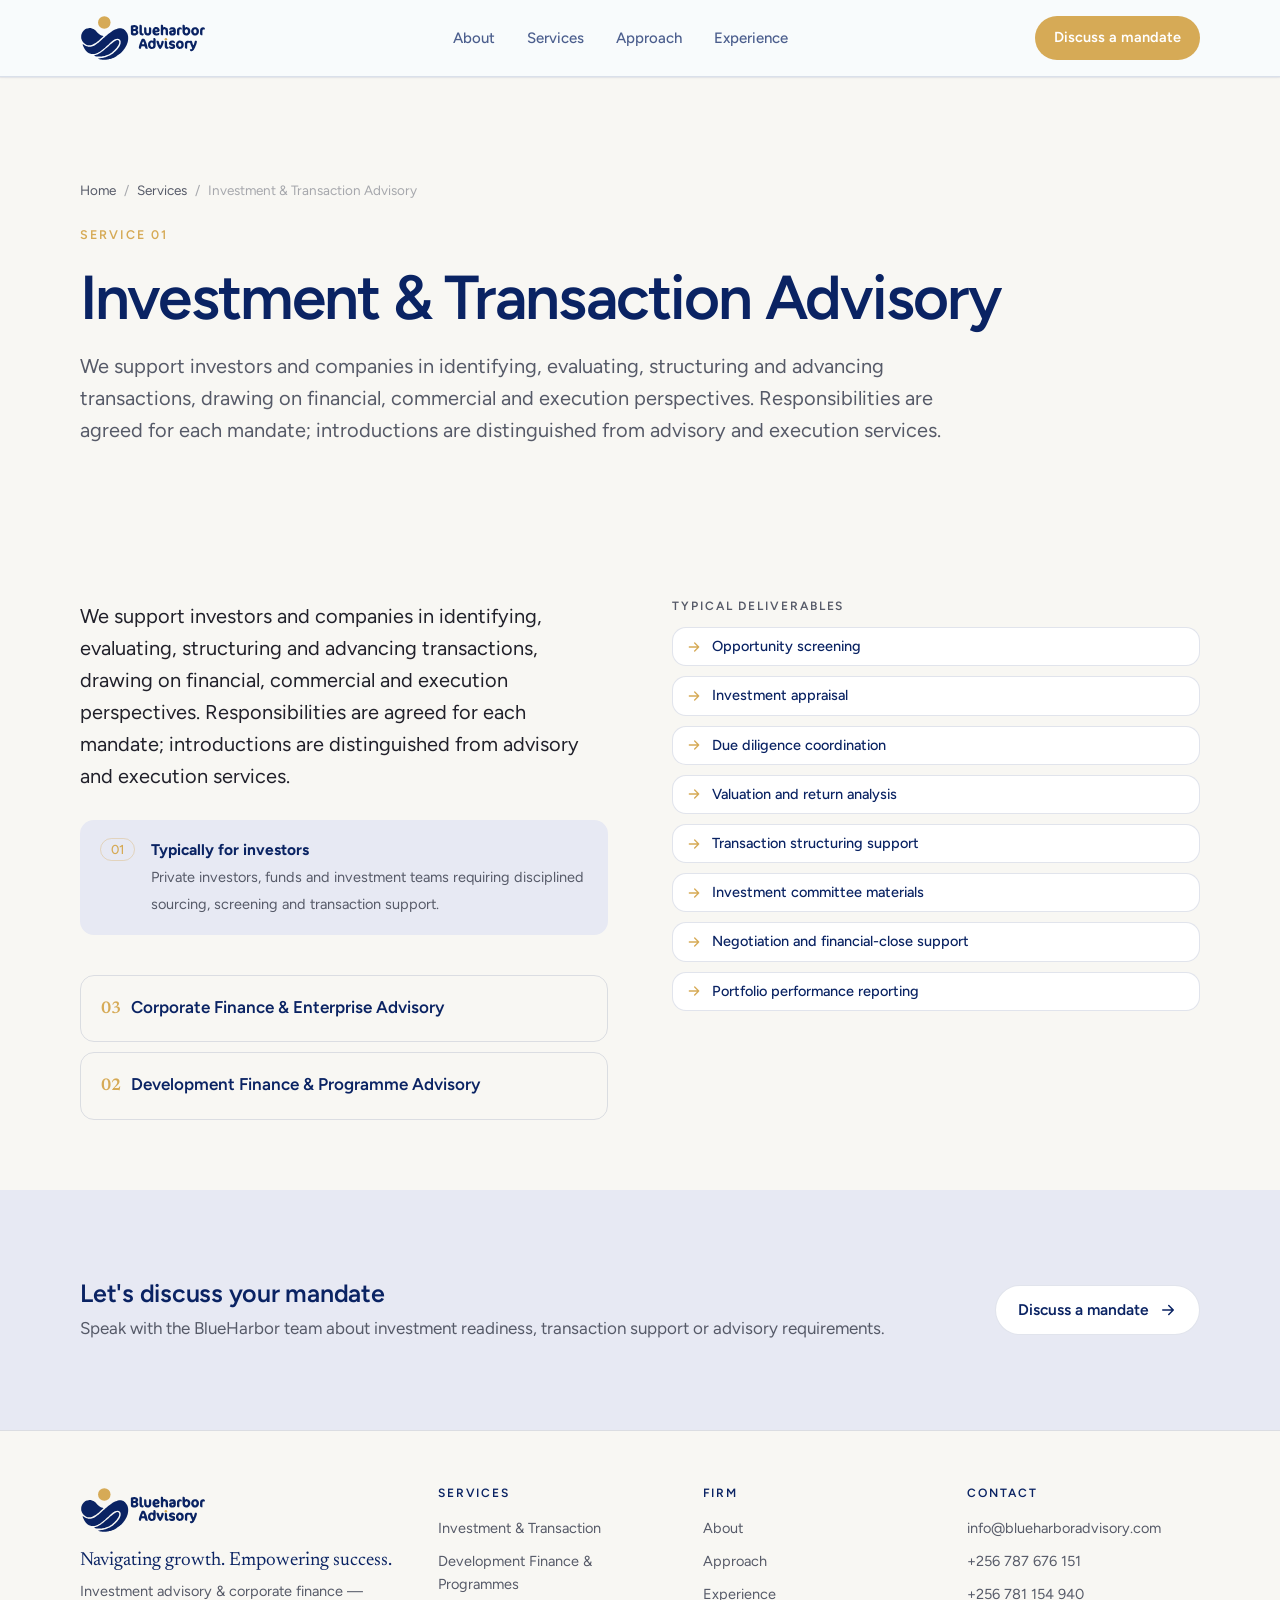
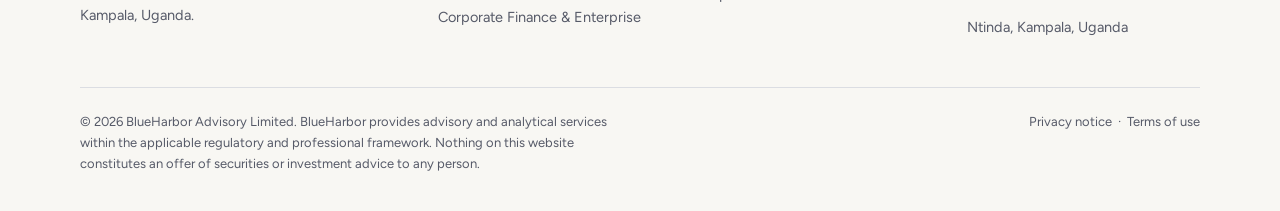
<file: services/transaction-advisory.html>
<!doctype html>
<html lang="en-UG">
<head>
<meta charset="utf-8">
<meta name="viewport" content="width=device-width, initial-scale=1, viewport-fit=cover">
<meta name="format-detection" content="telephone=no">
<title>Investment &amp; Transaction Advisory — BlueHarbor Advisory</title>
<meta name="description" content="We support investors and companies in identifying, evaluating, structuring and advancing transactions, drawing on financial, commercial and execution perspectives. Responsibilities are agreed for each mandate; introductions are distinguished from advisory and execution services.">
<link rel="canonical" href="https://blueharboradvisory.com/services/transaction-advisory.html">
<meta name="theme-color" content="#F8F7F3">
<link rel="icon" href="/favicon.ico" sizes="32x32">
<link rel="icon" type="image/svg+xml" href="/assets/brand/favicon.svg">
<link rel="icon" type="image/png" sizes="32x32" href="/assets/brand/favicon-32.png">
<link rel="apple-touch-icon" href="/assets/brand/apple-touch-icon.png">
<link rel="manifest" href="/site.webmanifest">
<meta property="og:type" content="website">
<meta property="og:site_name" content="BlueHarbor Advisory Limited">
<meta property="og:title" content="Investment &amp; Transaction Advisory — BlueHarbor Advisory">
<meta property="og:description" content="We support investors and companies in identifying, evaluating, structuring and advancing transactions, drawing on financial, commercial and execution perspectives. Responsibilities are agreed for each mandate; introductions are distinguished from advisory and execution services.">
<meta property="og:url" content="https://blueharboradvisory.com/services/transaction-advisory.html">
<meta property="og:image" content="https://blueharboradvisory.com/assets/brand/og-image.png">
<meta property="og:locale" content="en_UG">
<meta name="twitter:card" content="summary_large_image">
<meta name="twitter:title" content="Investment &amp; Transaction Advisory — BlueHarbor Advisory">
<meta name="twitter:description" content="We support investors and companies in identifying, evaluating, structuring and advancing transactions, drawing on financial, commercial and execution perspectives. Responsibilities are agreed for each mandate; introductions are distinguished from advisory and execution services.">
<meta name="twitter:image" content="https://blueharboradvisory.com/assets/brand/og-image.png">
<link rel="preconnect" href="https://fonts.googleapis.com">
<link rel="preconnect" href="https://fonts.gstatic.com" crossorigin>
<link href="https://fonts.googleapis.com/css2?family=Figtree:wght@400;500;600;700&family=Newsreader:ital,opsz,wght@0,6..72,400;0,6..72,500;1,6..72,400;1,6..72,500&display=swap" rel="stylesheet">
<link rel="stylesheet" href="/css/styles.css">
<script type="application/ld+json">{"@context": "https://schema.org", "@type": "FinancialService", "name": "BlueHarbor Advisory Limited", "alternateName": "BlueHarbor Advisory", "url": "https://blueharboradvisory.com/", "logo": "https://blueharboradvisory.com/assets/brand/logo-mark.svg", "image": "https://blueharboradvisory.com/assets/brand/og-image.png", "description": "BlueHarbor Advisory Limited connects growth-oriented businesses with suitable sources of capital and supports investors through informed transaction decisions across Uganda and East Africa.", "email": "info@blueharboradvisory.com", "telephone": "+256 787 676 151", "address": {"@type": "PostalAddress", "addressLocality": "Ntinda, Kampala", "addressCountry": "UG"}, "areaServed": ["Uganda", "East Africa"]}</script>
<script>document.documentElement.classList.add('js-early')</script>
</head>
<body>
<a href="#main" class="skip">Skip to content</a>
<div class="scroll-progress" aria-hidden="true"></div>
<button class="to-top" id="toTop" aria-label="Back to top"><svg viewBox="0 0 24 24" fill="none" stroke="currentColor" stroke-width="2" stroke-linecap="round" stroke-linejoin="round"><path d="M12 19V5M6 11l6-6 6 6"/></svg></button>

<header class="nav" id="nav" data-solid="true">
  <div class="container nav-inner">
    <a href="/" class="logo" aria-label="BlueHarbor Advisory — home">
      <svg class="logo-lockup" aria-hidden="true" xmlns="http://www.w3.org/2000/svg" viewBox="101.0 31.0 867.0 316.0"><path d="M253.25 338.51C252.49 338.39 251.48 338.16 251.00 338.00C250.52 337.84 248.83 337.62 247.25 337.50C245.32 337.36 243.02 336.96 240.25 336.27C237.98 335.71 235.87 335.25 235.55 335.25C235.24 335.25 234.00 335.02 232.80 334.73C226.30 333.18 225.75 332.96 225.75 331.88C225.75 330.54 227.44 329.84 231.25 329.61C232.69 329.52 234.31 329.34 234.85 329.21C235.39 329.07 237.58 328.75 239.73 328.50C244.38 327.95 246.54 327.63 249.88 326.98C251.25 326.71 252.83 326.50 253.39 326.50C253.94 326.50 255.35 326.16 256.51 325.75C257.67 325.35 258.98 325.01 259.41 325.00C259.84 325.00 260.62 324.85 261.16 324.66C261.69 324.47 262.69 324.24 263.38 324.14C265.46 323.83 269.72 322.78 272.50 321.88C273.94 321.41 276.02 320.78 277.12 320.48C283.54 318.73 300.92 311.51 304.51 309.10C305.12 308.69 307.06 307.65 308.81 306.78C312.71 304.86 325.31 296.55 329.38 293.21C330.20 292.53 331.89 291.15 333.14 290.14C335.58 288.16 344.43 279.83 347.51 276.60C348.55 275.51 350.75 273.22 352.40 271.50C354.05 269.78 356.21 267.31 357.21 266.00C358.20 264.69 359.60 262.94 360.32 262.11C369.49 251.47 377.41 236.82 379.78 226.08C380.39 223.34 380.56 213.59 380.02 212.18C379.88 211.80 379.59 210.75 379.38 209.85C378.88 207.70 376.59 203.26 375.04 201.43C370.70 196.29 365.16 193.87 357.75 193.88C348.26 193.89 334.06 200.13 325.01 208.27C323.70 209.45 321.99 210.91 321.22 211.52C318.94 213.32 311.32 219.95 308.75 222.38C307.43 223.61 304.73 226.09 302.74 227.88C300.76 229.66 297.44 232.76 295.38 234.77C293.31 236.77 291.01 238.90 290.25 239.51C289.49 240.11 286.96 242.41 284.62 244.62C282.29 246.83 279.19 249.64 277.75 250.87C276.31 252.09 274.11 254.07 272.88 255.26C271.64 256.45 269.98 257.90 269.18 258.47C268.39 259.05 267.21 259.99 266.56 260.57C265.91 261.15 264.25 262.52 262.87 263.61C261.50 264.70 259.31 266.44 258.00 267.49C256.69 268.54 255.01 269.84 254.25 270.38C253.49 270.92 252.06 272.01 251.06 272.80C248.36 274.93 239.61 280.91 236.68 282.62C235.27 283.45 233.50 284.53 232.75 285.02C231.99 285.52 230.25 286.53 228.88 287.26C227.50 287.99 225.42 289.14 224.25 289.80C223.08 290.47 221.23 291.36 220.14 291.78C219.04 292.20 217.30 292.97 216.26 293.49C211.69 295.76 204.01 298.16 199.75 298.63C198.86 298.73 197.32 299.01 196.33 299.26C193.61 299.95 179.97 299.80 177.38 299.05C176.41 298.78 174.56 298.30 173.25 298.00C167.98 296.77 159.54 292.65 155.39 289.28C154.44 288.51 152.98 287.32 152.14 286.64C149.23 284.29 146.83 282.00 145.11 279.95C144.16 278.82 142.58 277.04 141.61 276.01C140.64 274.97 139.41 273.45 138.89 272.63C138.36 271.80 137.45 270.54 136.86 269.81C136.27 269.09 134.57 266.53 133.08 264.12C129.46 258.25 129.09 257.60 128.49 256.00C128.21 255.24 127.12 253.05 126.07 251.12C124.40 248.04 122.96 244.77 119.86 237.00C118.78 234.29 118.75 233.21 119.73 232.23C120.92 231.04 122.10 231.42 125.03 233.95C130.16 238.38 140.69 244.24 146.93 246.13C150.31 247.16 155.74 248.50 156.54 248.50C156.86 248.50 158.03 248.73 159.12 249.00C164.89 250.42 178.00 248.95 187.00 245.86C193.20 243.74 201.63 239.63 206.50 236.37C208.49 235.03 211.12 233.26 212.34 232.44C215.43 230.37 222.05 225.51 224.00 223.89C224.89 223.14 226.09 222.20 226.65 221.79C227.22 221.38 228.40 220.38 229.28 219.57C230.16 218.76 231.61 217.49 232.50 216.76C233.39 216.02 235.25 214.38 236.62 213.11C238.00 211.85 239.97 210.13 241.00 209.31C242.03 208.48 243.49 207.16 244.25 206.38C245.45 205.12 251.02 200.19 257.93 194.25C259.14 193.22 261.30 191.24 262.75 189.85C264.19 188.46 266.74 186.19 268.40 184.80C270.07 183.41 272.75 181.03 274.36 179.51C275.98 177.99 277.40 176.75 277.53 176.75C277.66 176.75 279.14 175.42 280.82 173.81C282.50 172.19 284.76 170.21 285.83 169.41C286.91 168.62 288.43 167.38 289.21 166.66C289.99 165.95 291.56 164.64 292.71 163.74C297.03 160.38 297.77 159.79 299.42 158.33C300.36 157.51 302.98 155.51 305.25 153.88C307.52 152.25 310.62 149.99 312.14 148.85C313.66 147.71 315.80 146.26 316.89 145.62C317.98 144.97 319.49 143.99 320.25 143.42C321.51 142.48 323.35 141.31 328.89 137.92C331.83 136.12 336.37 133.61 338.50 132.59C346.45 128.81 346.87 128.63 352.62 126.59C357.31 124.93 365.37 122.99 369.62 122.50C375.14 121.86 377.21 121.76 379.15 122.01C380.24 122.15 382.02 122.38 383.12 122.52C389.97 123.40 399.74 127.20 403.75 130.54C404.23 130.94 405.41 131.90 406.38 132.68C408.59 134.46 413.25 139.19 414.57 141.00C415.13 141.76 416.16 142.99 416.87 143.75C418.69 145.70 422.50 151.21 422.50 151.90C422.50 151.98 423.18 153.26 424.01 154.75C427.04 160.19 428.10 163.18 431.01 174.50C432.43 180.00 432.47 197.94 431.08 204.88C430.86 205.97 430.54 207.72 430.37 208.75C429.86 211.84 429.28 214.47 428.48 217.38C428.06 218.89 427.50 220.97 427.22 222.00C426.94 223.03 426.12 225.28 425.39 227.00C424.65 228.72 423.55 231.42 422.93 233.01C420.56 239.11 417.79 244.72 414.13 250.88C413.48 251.97 412.21 254.11 411.31 255.62C409.74 258.28 406.48 262.86 402.70 267.72C401.69 269.00 400.02 271.17 398.98 272.53C395.66 276.87 378.17 294.69 375.00 296.97C374.38 297.42 372.86 298.67 371.62 299.75C367.19 303.63 358.18 309.94 351.39 313.92C348.91 315.38 346.43 316.88 345.88 317.25C345.32 317.62 343.52 318.63 341.88 319.49C340.23 320.36 338.03 321.54 337.00 322.13C335.97 322.72 333.94 323.62 332.50 324.13C331.06 324.64 329.14 325.43 328.25 325.87C327.36 326.32 325.61 327.05 324.38 327.50C323.14 327.94 321.17 328.71 320.00 329.19C317.36 330.28 314.34 331.21 308.88 332.61C306.54 333.21 304.30 333.83 303.91 333.98C303.21 334.25 300.15 334.94 295.00 336.00C293.56 336.29 291.52 336.75 290.48 337.02C289.44 337.28 287.81 337.50 286.86 337.50C285.90 337.50 284.23 337.73 283.12 338.00C280.91 338.55 256.19 338.97 253.25 338.51Z M225.88 316.49C222.27 316.38 219.77 316.18 218.62 315.91C217.66 315.69 216.31 315.51 215.62 315.50C214.94 315.50 213.97 315.39 213.48 315.25C212.46 314.96 207.90 314.10 205.51 313.73C203.09 313.36 199.31 312.05 198.87 311.42C197.57 309.57 199.08 308.24 203.62 307.25C205.00 306.95 206.83 306.42 207.69 306.08C208.55 305.74 210.63 304.98 212.31 304.38C222.65 300.72 236.09 293.60 246.50 286.25C248.77 284.65 251.19 282.96 251.88 282.50C252.56 282.03 254.26 280.74 255.65 279.61C257.04 278.49 258.73 277.20 259.40 276.75C260.07 276.29 261.30 275.34 262.12 274.63C262.95 273.92 264.07 273.02 264.62 272.62C265.18 272.23 266.36 271.27 267.25 270.50C268.14 269.72 269.55 268.60 270.38 268.01C271.20 267.41 272.61 266.23 273.50 265.39C274.39 264.54 276.31 262.91 277.75 261.75C280.82 259.30 285.30 255.40 286.38 254.25C286.79 253.81 288.02 252.76 289.12 251.93C290.23 251.10 291.80 249.84 292.62 249.14C293.45 248.44 294.64 247.46 295.26 246.96C295.88 246.46 297.69 244.83 299.28 243.34C300.87 241.85 302.89 240.09 303.77 239.44C304.65 238.78 306.39 237.32 307.63 236.19C309.83 234.18 311.76 232.54 315.71 229.31C316.76 228.44 318.37 227.06 319.29 226.24C320.20 225.42 321.89 224.05 323.04 223.19C326.74 220.40 328.34 219.15 329.49 218.09C333.25 214.67 344.34 207.57 348.79 205.73C358.52 201.72 365.51 203.31 369.18 210.40C370.52 212.97 370.84 214.94 370.69 219.61C370.54 224.55 369.05 229.75 366.26 235.12C364.57 238.38 359.86 246.03 358.49 247.77C357.49 249.02 355.06 252.41 354.35 253.55C354.03 254.05 353.28 255.02 352.69 255.69C351.57 256.98 348.44 260.96 346.82 263.17C345.65 264.75 335.84 274.71 331.16 279.05C327.88 282.09 326.04 283.62 322.28 286.38C321.35 287.06 319.97 288.14 319.23 288.78C318.48 289.41 316.75 290.67 315.38 291.57C314.00 292.47 312.09 293.76 311.12 294.45C309.10 295.88 304.33 298.57 301.25 300.02C300.08 300.57 298.06 301.57 296.75 302.24C295.44 302.91 293.22 303.92 291.80 304.48C290.39 305.05 288.47 305.88 287.55 306.34C285.66 307.28 280.08 309.17 274.12 310.88C269.56 312.19 267.10 312.75 259.88 314.12C258.64 314.35 256.52 314.82 255.18 315.15C253.83 315.48 252.22 315.75 251.60 315.75C250.99 315.75 249.67 315.91 248.68 316.10C246.49 316.53 233.99 316.74 225.88 316.49Z M156.88 239.34C156.60 239.28 155.76 239.08 155.00 238.89C154.24 238.70 153.08 238.47 152.41 238.38C148.70 237.87 139.47 233.54 135.67 230.53C135.04 230.03 133.37 228.71 131.95 227.59C123.64 221.04 115.88 209.78 112.18 198.88C109.15 189.97 109.26 190.63 109.22 181.88C109.16 170.82 109.52 168.47 112.66 159.00C115.37 150.84 123.28 139.82 130.75 133.82C134.62 130.71 143.55 125.67 147.38 124.43C150.36 123.46 155.94 122.06 157.50 121.88C158.26 121.79 160.00 121.47 161.38 121.17C164.72 120.44 173.85 120.36 175.88 121.05C176.56 121.28 177.69 121.55 178.38 121.64C182.86 122.23 192.58 126.36 197.10 129.61C200.62 132.13 211.78 141.75 212.04 142.48C212.23 143.02 222.23 153.34 223.62 154.44C224.45 155.09 226.09 156.54 227.26 157.67C235.83 165.90 245.32 170.88 256.25 172.88C260.79 173.72 261.75 174.26 261.75 176.02C261.75 177.19 259.13 180.08 254.50 184.00C253.47 184.87 251.67 186.51 250.50 187.63C249.33 188.75 247.59 190.32 246.62 191.12C245.66 191.91 243.13 194.21 241.00 196.22C238.87 198.23 236.56 200.33 235.88 200.88C235.19 201.43 233.67 202.76 232.50 203.85C231.33 204.93 229.53 206.47 228.50 207.26C227.47 208.05 226.23 209.11 225.75 209.62C225.27 210.13 224.20 211.01 223.38 211.57C222.55 212.13 220.54 213.66 218.91 214.98C215.08 218.06 214.74 218.31 210.88 220.84C209.09 222.00 206.11 224.03 204.25 225.34C196.62 230.73 180.56 237.91 174.50 238.64C173.74 238.73 172.18 238.96 171.03 239.15C169.08 239.48 158.23 239.62 156.88 239.34Z M863.49 280.14C858.53 278.31 855.34 274.08 855.83 269.97C856.15 267.27 857.01 266.83 862.58 266.51C868.23 266.19 869.77 265.24 871.07 261.32C871.96 258.64 871.97 258.73 870.39 255.58C868.63 252.07 866.49 247.18 864.99 243.25C864.34 241.53 863.08 238.55 862.19 236.62C861.22 234.52 859.96 231.14 859.03 228.12C856.68 220.51 855.93 219.33 854.65 221.26C853.43 223.10 851.97 223.33 848.76 222.20C845.35 221.00 841.00 222.05 839.26 224.49C837.80 226.53 837.68 228.02 837.65 244.75C837.62 261.73 837.63 261.60 836.07 262.65C833.35 264.48 826.64 263.03 823.94 260.02C821.76 257.60 821.77 257.69 821.69 240.12C821.62 224.88 821.62 224.88 822.32 222.15C823.94 215.80 827.24 211.70 832.78 209.14C837.81 206.82 844.87 206.71 850.21 208.87L852.51 209.80L853.90 208.85C855.48 207.76 858.59 207.39 862.92 207.77C867.11 208.14 870.78 211.22 871.50 214.97C871.80 216.56 872.37 218.83 873.52 223.00C873.95 224.58 874.63 227.13 875.02 228.67C875.98 232.44 878.69 237.80 880.00 238.50C881.24 239.17 883.57 234.31 885.37 227.25C886.32 223.54 886.82 221.71 887.72 218.62C888.00 217.66 888.30 216.37 888.38 215.75C888.47 215.13 888.77 213.78 889.04 212.75C890.33 207.90 890.66 207.62 895.12 207.63C899.93 207.65 901.93 208.54 903.32 211.29C905.01 214.63 904.84 215.80 900.99 228.00C898.41 236.14 898.04 237.22 897.06 239.41C895.84 242.10 894.10 246.67 892.60 251.12C891.99 252.90 890.95 255.32 890.28 256.49C889.61 257.67 888.41 260.03 887.61 261.75C881.54 274.78 875.17 280.54 866.88 280.48C865.48 280.47 863.98 280.32 863.49 280.14Z M588.11 263.76C578.51 260.96 572.36 254.85 569.62 245.40C568.51 241.56 568.23 238.67 568.41 233.00C568.76 221.71 573.30 213.45 581.50 209.14C586.54 206.49 594.39 205.77 599.00 207.53C604.96 209.81 605.25 209.41 605.25 198.73C605.25 191.74 605.37 190.92 606.54 190.16C608.70 188.76 615.11 190.05 617.75 192.42C621.27 195.59 621.57 199.19 620.98 231.38C620.74 244.75 620.44 246.90 618.14 252.11C616.56 255.68 612.80 259.61 609.10 261.54C603.73 264.35 593.74 265.41 588.11 263.76Z M727.75 264.25C720.44 263.29 714.80 259.49 713.74 254.84C713.21 252.53 713.01 248.21 713.39 247.31C714.07 245.66 715.38 245.69 718.79 247.41C721.08 248.56 722.26 248.90 727.18 249.78C733.85 250.97 738.52 249.56 738.49 246.38C738.48 245.14 736.90 243.29 735.54 242.90C733.81 242.41 730.42 241.67 728.70 241.39C719.40 239.92 714.40 236.59 712.36 230.50C710.47 224.84 712.39 218.04 717.24 213.30C720.31 210.30 721.54 209.57 726.25 207.98C733.51 205.53 741.31 205.97 747.32 209.17C751.71 211.51 754.12 216.13 753.68 221.36C753.42 224.57 752.43 225.25 749.80 224.05C746.89 222.72 744.93 222.02 743.12 221.65C742.16 221.46 740.53 221.11 739.50 220.88C733.69 219.56 727.23 222.31 728.47 225.56C728.97 226.85 731.88 228.08 735.39 228.49C739.84 229.02 743.23 230.00 747.14 231.91C755.67 236.06 757.79 248.44 751.42 256.89C747.10 262.63 737.67 265.56 727.75 264.25Z M782.25 264.32C771.86 262.51 763.46 254.74 760.96 244.62C760.23 241.67 760.15 231.25 760.83 227.80C762.35 220.11 768.17 212.51 775.12 209.12C782.98 205.28 794.33 205.72 801.35 210.13C811.82 216.71 815.90 228.66 812.84 243.84C810.90 253.49 803.36 261.57 794.49 263.51C790.26 264.44 784.93 264.79 782.25 264.32Z M650.41 263.72C646.97 263.22 643.33 259.38 640.00 252.74C639.27 251.30 638.13 249.15 637.46 247.95C636.79 246.76 635.78 244.58 635.23 243.11C634.68 241.63 634.06 240.10 633.85 239.71C633.49 239.00 632.39 235.89 629.49 227.38C628.07 223.21 627.24 219.99 626.63 216.25C626.46 215.22 626.17 213.52 625.99 212.48C625.62 210.31 625.98 209.13 627.33 208.14C628.42 207.34 635.46 207.40 637.57 208.22C640.88 209.52 643.09 212.67 643.73 217.00C644.17 219.99 644.99 223.26 647.38 231.50C648.67 235.95 650.81 240.00 651.88 240.00C652.96 240.00 655.31 235.83 656.16 232.40C656.36 231.56 656.97 229.47 657.50 227.75C659.16 222.39 660.02 219.20 660.39 217.00C660.59 215.83 660.92 214.14 661.12 213.25C661.32 212.36 661.49 211.34 661.50 211.00C661.51 209.16 663.23 207.87 665.96 207.63C671.08 207.20 674.97 208.62 675.98 211.31C676.45 212.56 676.40 217.91 675.90 220.12C673.06 232.57 664.67 252.05 658.70 260.05C655.73 264.03 654.93 264.39 650.41 263.72Z M558.46 263.38C551.89 262.27 549.04 259.48 548.49 253.60C548.04 248.90 546.69 246.94 543.68 246.63C540.06 246.25 524.40 246.59 523.68 247.07C522.84 247.62 522.06 249.11 521.87 250.54C521.79 251.14 521.51 252.69 521.25 254.00C520.99 255.31 520.66 256.99 520.51 257.75C519.66 262.10 518.15 263.35 513.76 263.35C509.75 263.34 507.86 262.44 506.31 259.79C505.06 257.66 505.14 251.82 506.48 246.35C508.47 238.29 509.50 234.61 510.39 232.38C510.89 231.14 512.00 228.04 512.86 225.50C514.85 219.63 515.71 217.46 518.32 211.75C524.27 198.74 523.64 199.94 526.33 196.57C528.72 193.58 529.70 193.29 535.88 193.70C540.60 194.02 541.60 194.42 544.39 197.06C545.56 198.17 546.90 199.72 547.37 200.52C549.00 203.30 553.88 214.97 555.62 220.25C556.23 222.11 557.35 225.38 558.10 227.52C558.84 229.67 559.75 232.70 560.10 234.27C560.80 237.34 561.35 239.40 562.38 242.75C563.15 245.29 563.94 248.92 564.27 251.50C564.40 252.53 564.72 254.22 564.98 255.25C566.18 259.95 566.19 261.50 565.05 262.56C563.73 263.78 562.08 263.99 558.46 263.38Z M696.38 263.51C690.63 262.67 685.59 258.07 684.16 252.38C683.08 248.02 683.08 212.54 684.16 210.32C686.08 206.41 694.29 208.03 697.43 212.94C699.38 216.00 699.32 215.46 699.42 231.12C699.51 246.28 699.54 246.76 700.23 247.91C700.80 248.84 703.73 250.15 706.09 250.53C708.97 250.99 709.38 251.59 709.37 255.38C709.35 259.53 708.16 261.72 705.25 262.98C703.82 263.59 698.97 263.88 696.38 263.51Z M598.60 250.23C600.03 249.83 602.07 247.67 603.13 245.44C604.87 241.79 605.24 232.28 603.80 228.55C601.64 222.97 598.67 220.64 593.75 220.63C588.69 220.62 585.70 223.88 584.27 230.95C583.78 233.34 584.20 239.01 584.97 240.44C585.12 240.72 585.54 241.78 585.91 242.79C587.15 246.25 589.74 249.03 592.72 250.13C593.83 250.54 597.27 250.59 598.60 250.23Z M791.87 248.88C795.30 247.18 797.36 242.57 797.30 236.70C797.19 225.77 794.47 221.96 786.50 221.58C781.66 221.35 779.77 222.72 777.94 227.77C775.52 234.49 776.77 243.71 780.58 247.15C782.85 249.21 783.83 249.53 787.62 249.45C790.26 249.39 791.06 249.28 791.87 248.88Z M539.37 232.24C542.99 231.71 543.07 230.92 540.26 223.64C539.73 222.26 538.87 219.79 538.35 218.16C535.79 210.13 534.15 210.66 530.24 220.75C526.69 229.89 526.61 231.78 529.76 232.24C531.76 232.53 537.36 232.53 539.37 232.24Z M563.75 172.32C551.07 170.14 545.04 164.80 542.22 153.25C541.52 150.38 541.52 150.38 541.49 134.71C541.47 117.86 541.49 117.59 542.76 116.36C543.54 115.62 543.54 115.62 546.96 115.63C551.04 115.63 552.69 116.22 554.92 118.44C557.46 120.99 557.35 120.31 557.52 134.62C557.66 146.22 557.71 147.28 558.20 149.32C559.55 154.88 561.78 157.04 566.38 157.21C570.11 157.35 572.06 156.08 573.79 152.38C574.61 150.62 574.61 150.62 574.74 134.25C574.90 115.89 574.82 116.61 576.69 115.83C578.27 115.17 583.53 115.46 585.14 116.30C587.15 117.35 588.88 119.07 589.80 120.95C590.62 122.61 590.62 122.61 590.62 137.37C590.62 153.50 590.63 153.40 588.76 158.85C586.62 165.08 579.77 170.83 573.40 171.77C572.42 171.92 570.95 172.14 570.12 172.26C568.62 172.49 564.92 172.53 563.75 172.32Z M623.25 172.24C610.03 170.11 601.51 162.58 598.88 150.69C598.07 147.05 598.45 138.20 599.58 134.23C601.07 128.99 602.13 126.88 605.01 123.38C614.49 111.86 633.27 110.95 642.86 121.55C644.54 123.41 647.14 128.36 647.37 130.16C647.45 130.83 647.69 132.07 647.89 132.93C648.57 135.85 647.87 140.54 646.36 143.15C644.35 146.65 638.89 149.30 633.03 149.63C631.71 149.71 629.84 149.88 628.88 150.02C627.91 150.16 625.33 150.36 623.12 150.48C617.45 150.78 616.33 151.39 617.38 153.60C619.95 159.01 633.82 159.88 641.53 155.13C644.98 153.00 646.43 154.27 646.19 159.21C645.91 165.05 642.23 169.34 636.25 170.82C630.59 172.21 626.11 172.70 623.25 172.24Z M829.75 172.31C818.36 171.41 809.36 163.49 806.01 151.43C805.21 148.54 805.12 100.82 805.91 99.46C807.09 97.44 810.79 96.98 814.92 98.34C819.51 99.85 821.16 103.00 821.47 110.88C821.74 117.54 821.97 117.78 826.38 116.04C831.13 114.16 832.80 113.89 836.90 114.37C845.11 115.33 850.68 119.15 855.47 127.10C860.86 136.05 860.67 147.53 854.93 158.88C852.06 164.55 843.68 170.90 838.12 171.61C837.44 171.69 836.37 171.87 835.75 171.99C834.37 172.27 831.27 172.44 829.75 172.31Z M888.25 172.24C883.67 171.79 882.32 171.34 877.38 168.61C871.43 165.34 866.57 158.07 864.90 149.96C864.16 146.34 864.70 138.21 866.00 133.62C869.24 122.13 877.25 115.55 889.33 114.46C900.98 113.41 909.29 117.80 915.44 128.24C919.66 135.41 919.30 152.14 914.79 158.85C910.57 165.13 909.42 166.29 904.81 168.97C902.60 170.25 901.64 170.60 898.53 171.25C897.21 171.53 895.51 171.92 894.76 172.13C893.33 172.52 891.41 172.55 888.25 172.24Z M730.50 171.49C725.44 171.02 719.47 167.94 716.63 164.31C709.23 154.90 713.09 141.87 724.33 138.28C728.50 136.95 730.64 136.55 739.25 135.51C742.39 135.13 743.36 134.07 742.49 131.97C740.44 127.03 725.59 127.35 719.70 132.46C717.61 134.28 715.76 134.13 715.15 132.10C714.84 131.07 715.42 125.69 716.02 124.12C717.31 120.73 721.72 117.25 726.99 115.49C729.70 114.58 739.56 114.37 742.92 115.14C751.11 117.04 756.02 121.78 758.67 130.38C759.60 133.37 759.78 155.19 758.90 157.75C756.23 165.53 749.57 170.96 742.00 171.52C738.77 171.76 733.34 171.75 730.50 171.49Z M465.62 171.23C457.23 169.82 452.27 165.77 450.75 159.11C450.62 158.53 450.51 147.06 450.49 132.45C450.46 107.42 450.47 106.77 450.95 105.69C452.08 103.13 455.62 101.78 462.25 101.39C463.69 101.31 465.61 101.08 466.50 100.88C468.45 100.45 477.95 100.36 480.03 100.76C480.77 100.90 482.33 101.12 483.50 101.24C490.80 102.03 497.79 107.59 499.71 114.13C501.78 121.19 500.40 127.36 495.57 132.58C493.99 134.28 493.99 134.27 497.67 138.46C502.78 144.29 503.50 151.22 499.77 158.88C496.40 165.78 490.71 169.68 482.10 171.00C478.59 171.53 468.29 171.68 465.62 171.23Z M521.69 170.75C518.71 169.74 516.18 168.43 514.83 167.18C512.08 164.65 509.69 157.34 509.67 151.38C509.56 129.31 509.94 99.76 510.32 99.17C510.93 98.24 512.10 97.71 513.99 97.50C519.57 96.90 523.64 99.42 525.53 104.64C526.07 106.12 526.07 106.20 526.02 127.75C525.95 158.26 525.66 156.90 532.42 157.45C537.70 157.87 538.62 158.64 538.62 162.64C538.62 166.83 536.60 169.74 532.81 170.98C530.18 171.85 524.58 171.73 521.69 170.75Z M776.00 170.85C770.76 170.02 768.17 167.67 767.51 163.12C767.12 160.45 767.06 136.93 767.43 133.82C767.92 129.82 768.47 127.53 769.43 125.57C774.54 115.09 790.17 111.23 797.90 118.55C799.68 120.23 800.29 121.73 800.44 124.75C800.69 129.84 799.45 131.19 795.50 130.12C792.43 129.30 788.17 129.74 786.32 131.07C783.61 133.01 783.55 133.57 783.52 155.70C783.50 169.84 783.50 169.85 781.98 170.64C780.85 171.22 778.78 171.30 776.00 170.85Z M935.36 170.88C929.75 170.11 926.88 167.48 926.01 162.29C925.60 159.88 925.78 135.35 926.22 132.50C927.92 121.47 934.60 115.60 946.28 114.84C954.46 114.30 960.35 120.14 959.39 127.83C959.07 130.41 957.80 130.97 954.15 130.12C952.43 129.72 947.53 129.81 946.34 130.26C945.16 130.71 943.53 132.50 943.00 133.94C942.00 136.61 941.58 150.23 942.09 163.38C942.39 171.20 941.88 171.77 935.36 170.88Z M662.85 170.66C660.28 170.01 657.97 168.11 656.93 165.78C656.35 164.50 656.04 126.69 656.45 107.57C656.67 97.27 656.36 97.92 661.10 97.79C664.10 97.71 664.25 97.73 666.16 98.52C671.37 100.67 671.97 101.78 672.24 109.88C672.50 117.30 672.62 117.46 676.46 115.65C680.18 113.89 681.46 113.72 686.02 114.38C692.91 115.38 697.52 117.87 701.11 122.50C702.60 124.42 702.93 125.16 703.65 128.07C703.99 129.48 704.57 131.47 704.92 132.50C705.62 134.52 705.72 139.73 705.43 161.25C705.31 170.51 705.19 170.77 700.89 170.96C695.70 171.18 691.84 169.20 690.11 165.42C689.52 164.12 689.52 164.12 689.49 151.62C689.47 138.27 689.37 136.83 688.26 134.20C687.22 131.71 686.27 130.66 684.11 129.59C680.30 127.71 677.01 128.49 674.44 131.88C672.33 134.67 672.42 133.81 672.24 152.12C672.07 169.64 672.11 169.14 670.75 170.38C670.06 171.00 664.94 171.18 662.85 170.66Z M740.51 157.22C742.78 156.01 743.33 155.07 743.46 152.13C743.57 149.44 743.36 148.88 742.04 148.32C739.89 147.42 734.13 148.15 731.58 149.64C728.42 151.49 729.33 156.13 733.14 157.59C735.61 158.54 738.30 158.40 740.51 157.22Z M835.89 156.83C838.51 155.95 841.61 151.89 842.25 148.49C842.67 146.28 842.57 138.31 842.10 136.73C840.60 131.70 836.59 128.50 831.76 128.50C828.70 128.50 824.57 131.85 822.56 135.96C821.62 137.88 821.62 137.88 821.54 142.43C821.45 147.67 821.65 148.98 822.93 151.55C824.25 154.19 826.04 155.80 828.88 156.92C830.05 157.38 834.44 157.33 835.89 156.83Z M895.27 156.87C900.22 155.15 901.87 150.81 901.49 140.50C901.27 134.60 899.35 131.42 894.81 129.46C889.53 127.18 885.22 129.25 881.93 135.64C881.13 137.19 880.61 142.20 880.98 144.79C881.85 150.95 883.87 154.70 887.26 156.44C889.11 157.40 893.12 157.61 895.27 156.87Z M480.17 155.72C484.51 154.32 486.31 150.51 484.90 145.68C483.83 141.98 481.86 141.17 473.96 141.14C466.21 141.12 466.88 140.50 466.68 147.78C466.49 154.57 466.76 155.27 469.92 156.15C471.71 156.66 478.11 156.38 480.17 155.72Z M624.88 138.00C625.42 137.87 626.82 137.64 627.97 137.49C631.40 137.06 632.50 136.10 632.50 133.55C632.50 127.70 622.09 126.23 617.51 131.42C615.70 133.48 615.26 136.51 616.64 137.41C617.86 138.21 622.58 138.55 624.88 138.00Z M478.22 127.35C482.43 126.58 484.12 124.77 484.12 121.08C484.12 118.70 484.12 118.70 482.83 117.50C480.43 115.30 478.35 114.63 473.88 114.63C467.85 114.64 466.78 115.48 466.55 120.39C466.37 124.33 467.42 126.97 469.33 127.39C472.03 127.99 474.85 127.97 478.22 127.35Z" fill="#0A2363"/><g fill="#D6AA56"><circle cx="268" cy="82.5" r="43"/><circle cx="691" cy="197.5" r="8.8"/></g></svg>

    </a>
    <nav aria-label="Primary">
      <ul class="nav-links">
        <li><a href="/about.html">About</a></li>
        <li><a href="/services.html">Services</a></li>
        <li><a href="/services.html#approach">Approach</a></li>
        <li><a href="/experience.html">Experience</a></li>
      </ul>
    </nav>
    <a href="/contact.html" class="btn btn-primary nav-cta">Discuss a mandate</a>
    <button class="menu-btn" id="menuBtn" aria-expanded="false" aria-controls="mobileMenu" aria-label="Open menu">
      <svg viewBox="0 0 24 24" fill="none" stroke="currentColor" stroke-width="1.8" stroke-linecap="round"><path d="M4 7h16M4 12h16M4 17h10"/></svg>
    </button>
  </div>
  <div class="mobile-menu" id="mobileMenu">
    <a href="/about.html">About</a><a href="/services.html">Services</a><a href="/services.html#approach">Approach</a><a href="/experience.html">Experience</a>
    <a href="/contact.html" class="btn btn-primary">Discuss a mandate</a>
  </div>
</header>

<main id="main">
<section class="page-hero on-dark">
  <div class="container">
    <div class="crumbs"><a href="/">Home</a><span>/</span><a href="/services.html">Services</a><span>/</span><span>Investment &amp; Transaction Advisory</span></div>
    <span class="eyebrow reveal">Service 01</span>
    <h1 class="h2 reveal" data-d="1">Investment &amp; Transaction Advisory</h1>
    <p class="lead reveal" data-d="2">We support investors and companies in identifying, evaluating, structuring and advancing transactions, drawing on financial, commercial and execution perspectives. Responsibilities are agreed for each mandate; introductions are distinguished from advisory and execution services.</p>
  </div>
</section>
<section class="section">
  <div class="container">
    <div class="svc-detail">
      <div class="reveal">
        <p class="lead" style="color:var(--ink)">We support investors and companies in identifying, evaluating, structuring and advancing transactions, drawing on financial, commercial and execution perspectives. Responsibilities are agreed for each mandate; introductions are distinguished from advisory and execution services.</p>
        <div class="aud-match" style="margin-top:28px"><span class="num">01</span><div><b>Typically for investors</b><span>Private investors, funds and investment teams requiring disciplined sourcing, screening and transaction support.</span></div></div>
        <div class="svc-nav">
      <a href="/services/corporate-finance.html"><span><span class="n">03</span>Corporate Finance &amp; Enterprise Advisory</span><span><svg viewBox="0 0 24 24" fill="none" stroke="currentColor" stroke-width="2" stroke-linecap="round" stroke-linejoin="round"><path d="M5 12h14M13 6l6 6-6 6"/></svg></span></a>
      <a href="/services/development-finance.html"><span><span class="n">02</span>Development Finance &amp; Programme Advisory</span><span><svg viewBox="0 0 24 24" fill="none" stroke="currentColor" stroke-width="2" stroke-linecap="round" stroke-linejoin="round"><path d="M5 12h14M13 6l6 6-6 6"/></svg></span></a>
    </div>
      </div>
      <div class="deliv reveal" data-reveal="right">
        <h4>Typical deliverables</h4>
        <ul><li><svg viewBox="0 0 24 24" fill="none" stroke="currentColor" stroke-width="2" stroke-linecap="round" stroke-linejoin="round"><path d="M5 12h14M13 6l6 6-6 6"/></svg>Opportunity screening</li><li><svg viewBox="0 0 24 24" fill="none" stroke="currentColor" stroke-width="2" stroke-linecap="round" stroke-linejoin="round"><path d="M5 12h14M13 6l6 6-6 6"/></svg>Investment appraisal</li><li><svg viewBox="0 0 24 24" fill="none" stroke="currentColor" stroke-width="2" stroke-linecap="round" stroke-linejoin="round"><path d="M5 12h14M13 6l6 6-6 6"/></svg>Due diligence coordination</li><li><svg viewBox="0 0 24 24" fill="none" stroke="currentColor" stroke-width="2" stroke-linecap="round" stroke-linejoin="round"><path d="M5 12h14M13 6l6 6-6 6"/></svg>Valuation and return analysis</li><li><svg viewBox="0 0 24 24" fill="none" stroke="currentColor" stroke-width="2" stroke-linecap="round" stroke-linejoin="round"><path d="M5 12h14M13 6l6 6-6 6"/></svg>Transaction structuring support</li><li><svg viewBox="0 0 24 24" fill="none" stroke="currentColor" stroke-width="2" stroke-linecap="round" stroke-linejoin="round"><path d="M5 12h14M13 6l6 6-6 6"/></svg>Investment committee materials</li><li><svg viewBox="0 0 24 24" fill="none" stroke="currentColor" stroke-width="2" stroke-linecap="round" stroke-linejoin="round"><path d="M5 12h14M13 6l6 6-6 6"/></svg>Negotiation and financial-close support</li><li><svg viewBox="0 0 24 24" fill="none" stroke="currentColor" stroke-width="2" stroke-linecap="round" stroke-linejoin="round"><path d="M5 12h14M13 6l6 6-6 6"/></svg>Portfolio performance reporting</li></ul>
      </div>
    </div>
  </div>
</section>
<section class="section-sm" style="background:var(--mist)">
  <div class="container" style="display:flex;flex-wrap:wrap;gap:24px;align-items:center;justify-content:space-between">
    <div>
      <h2 class="h3" style="margin-bottom:6px">Let's discuss your mandate</h2>
      <p class="muted">Speak with the BlueHarbor team about investment readiness, transaction support or advisory requirements.</p>
    </div>
    <a href="/contact.html?service=transaction-advisory" class="btn btn-outline">Discuss a mandate <svg viewBox="0 0 24 24" fill="none" stroke="currentColor" stroke-width="2" stroke-linecap="round" stroke-linejoin="round"><path d="M5 12h14M13 6l6 6-6 6"/></svg></a>
  </div>
</section>
</main>

<footer class="footer">
  <div class="container">
    <div class="footer-grid">
      <div>
        <a href="/" class="logo" aria-label="BlueHarbor Advisory">
          <svg class="logo-lockup" aria-hidden="true" xmlns="http://www.w3.org/2000/svg" viewBox="101.0 31.0 867.0 316.0"><path d="M253.25 338.51C252.49 338.39 251.48 338.16 251.00 338.00C250.52 337.84 248.83 337.62 247.25 337.50C245.32 337.36 243.02 336.96 240.25 336.27C237.98 335.71 235.87 335.25 235.55 335.25C235.24 335.25 234.00 335.02 232.80 334.73C226.30 333.18 225.75 332.96 225.75 331.88C225.75 330.54 227.44 329.84 231.25 329.61C232.69 329.52 234.31 329.34 234.85 329.21C235.39 329.07 237.58 328.75 239.73 328.50C244.38 327.95 246.54 327.63 249.88 326.98C251.25 326.71 252.83 326.50 253.39 326.50C253.94 326.50 255.35 326.16 256.51 325.75C257.67 325.35 258.98 325.01 259.41 325.00C259.84 325.00 260.62 324.85 261.16 324.66C261.69 324.47 262.69 324.24 263.38 324.14C265.46 323.83 269.72 322.78 272.50 321.88C273.94 321.41 276.02 320.78 277.12 320.48C283.54 318.73 300.92 311.51 304.51 309.10C305.12 308.69 307.06 307.65 308.81 306.78C312.71 304.86 325.31 296.55 329.38 293.21C330.20 292.53 331.89 291.15 333.14 290.14C335.58 288.16 344.43 279.83 347.51 276.60C348.55 275.51 350.75 273.22 352.40 271.50C354.05 269.78 356.21 267.31 357.21 266.00C358.20 264.69 359.60 262.94 360.32 262.11C369.49 251.47 377.41 236.82 379.78 226.08C380.39 223.34 380.56 213.59 380.02 212.18C379.88 211.80 379.59 210.75 379.38 209.85C378.88 207.70 376.59 203.26 375.04 201.43C370.70 196.29 365.16 193.87 357.75 193.88C348.26 193.89 334.06 200.13 325.01 208.27C323.70 209.45 321.99 210.91 321.22 211.52C318.94 213.32 311.32 219.95 308.75 222.38C307.43 223.61 304.73 226.09 302.74 227.88C300.76 229.66 297.44 232.76 295.38 234.77C293.31 236.77 291.01 238.90 290.25 239.51C289.49 240.11 286.96 242.41 284.62 244.62C282.29 246.83 279.19 249.64 277.75 250.87C276.31 252.09 274.11 254.07 272.88 255.26C271.64 256.45 269.98 257.90 269.18 258.47C268.39 259.05 267.21 259.99 266.56 260.57C265.91 261.15 264.25 262.52 262.87 263.61C261.50 264.70 259.31 266.44 258.00 267.49C256.69 268.54 255.01 269.84 254.25 270.38C253.49 270.92 252.06 272.01 251.06 272.80C248.36 274.93 239.61 280.91 236.68 282.62C235.27 283.45 233.50 284.53 232.75 285.02C231.99 285.52 230.25 286.53 228.88 287.26C227.50 287.99 225.42 289.14 224.25 289.80C223.08 290.47 221.23 291.36 220.14 291.78C219.04 292.20 217.30 292.97 216.26 293.49C211.69 295.76 204.01 298.16 199.75 298.63C198.86 298.73 197.32 299.01 196.33 299.26C193.61 299.95 179.97 299.80 177.38 299.05C176.41 298.78 174.56 298.30 173.25 298.00C167.98 296.77 159.54 292.65 155.39 289.28C154.44 288.51 152.98 287.32 152.14 286.64C149.23 284.29 146.83 282.00 145.11 279.95C144.16 278.82 142.58 277.04 141.61 276.01C140.64 274.97 139.41 273.45 138.89 272.63C138.36 271.80 137.45 270.54 136.86 269.81C136.27 269.09 134.57 266.53 133.08 264.12C129.46 258.25 129.09 257.60 128.49 256.00C128.21 255.24 127.12 253.05 126.07 251.12C124.40 248.04 122.96 244.77 119.86 237.00C118.78 234.29 118.75 233.21 119.73 232.23C120.92 231.04 122.10 231.42 125.03 233.95C130.16 238.38 140.69 244.24 146.93 246.13C150.31 247.16 155.74 248.50 156.54 248.50C156.86 248.50 158.03 248.73 159.12 249.00C164.89 250.42 178.00 248.95 187.00 245.86C193.20 243.74 201.63 239.63 206.50 236.37C208.49 235.03 211.12 233.26 212.34 232.44C215.43 230.37 222.05 225.51 224.00 223.89C224.89 223.14 226.09 222.20 226.65 221.79C227.22 221.38 228.40 220.38 229.28 219.57C230.16 218.76 231.61 217.49 232.50 216.76C233.39 216.02 235.25 214.38 236.62 213.11C238.00 211.85 239.97 210.13 241.00 209.31C242.03 208.48 243.49 207.16 244.25 206.38C245.45 205.12 251.02 200.19 257.93 194.25C259.14 193.22 261.30 191.24 262.75 189.85C264.19 188.46 266.74 186.19 268.40 184.80C270.07 183.41 272.75 181.03 274.36 179.51C275.98 177.99 277.40 176.75 277.53 176.75C277.66 176.75 279.14 175.42 280.82 173.81C282.50 172.19 284.76 170.21 285.83 169.41C286.91 168.62 288.43 167.38 289.21 166.66C289.99 165.95 291.56 164.64 292.71 163.74C297.03 160.38 297.77 159.79 299.42 158.33C300.36 157.51 302.98 155.51 305.25 153.88C307.52 152.25 310.62 149.99 312.14 148.85C313.66 147.71 315.80 146.26 316.89 145.62C317.98 144.97 319.49 143.99 320.25 143.42C321.51 142.48 323.35 141.31 328.89 137.92C331.83 136.12 336.37 133.61 338.50 132.59C346.45 128.81 346.87 128.63 352.62 126.59C357.31 124.93 365.37 122.99 369.62 122.50C375.14 121.86 377.21 121.76 379.15 122.01C380.24 122.15 382.02 122.38 383.12 122.52C389.97 123.40 399.74 127.20 403.75 130.54C404.23 130.94 405.41 131.90 406.38 132.68C408.59 134.46 413.25 139.19 414.57 141.00C415.13 141.76 416.16 142.99 416.87 143.75C418.69 145.70 422.50 151.21 422.50 151.90C422.50 151.98 423.18 153.26 424.01 154.75C427.04 160.19 428.10 163.18 431.01 174.50C432.43 180.00 432.47 197.94 431.08 204.88C430.86 205.97 430.54 207.72 430.37 208.75C429.86 211.84 429.28 214.47 428.48 217.38C428.06 218.89 427.50 220.97 427.22 222.00C426.94 223.03 426.12 225.28 425.39 227.00C424.65 228.72 423.55 231.42 422.93 233.01C420.56 239.11 417.79 244.72 414.13 250.88C413.48 251.97 412.21 254.11 411.31 255.62C409.74 258.28 406.48 262.86 402.70 267.72C401.69 269.00 400.02 271.17 398.98 272.53C395.66 276.87 378.17 294.69 375.00 296.97C374.38 297.42 372.86 298.67 371.62 299.75C367.19 303.63 358.18 309.94 351.39 313.92C348.91 315.38 346.43 316.88 345.88 317.25C345.32 317.62 343.52 318.63 341.88 319.49C340.23 320.36 338.03 321.54 337.00 322.13C335.97 322.72 333.94 323.62 332.50 324.13C331.06 324.64 329.14 325.43 328.25 325.87C327.36 326.32 325.61 327.05 324.38 327.50C323.14 327.94 321.17 328.71 320.00 329.19C317.36 330.28 314.34 331.21 308.88 332.61C306.54 333.21 304.30 333.83 303.91 333.98C303.21 334.25 300.15 334.94 295.00 336.00C293.56 336.29 291.52 336.75 290.48 337.02C289.44 337.28 287.81 337.50 286.86 337.50C285.90 337.50 284.23 337.73 283.12 338.00C280.91 338.55 256.19 338.97 253.25 338.51Z M225.88 316.49C222.27 316.38 219.77 316.18 218.62 315.91C217.66 315.69 216.31 315.51 215.62 315.50C214.94 315.50 213.97 315.39 213.48 315.25C212.46 314.96 207.90 314.10 205.51 313.73C203.09 313.36 199.31 312.05 198.87 311.42C197.57 309.57 199.08 308.24 203.62 307.25C205.00 306.95 206.83 306.42 207.69 306.08C208.55 305.74 210.63 304.98 212.31 304.38C222.65 300.72 236.09 293.60 246.50 286.25C248.77 284.65 251.19 282.96 251.88 282.50C252.56 282.03 254.26 280.74 255.65 279.61C257.04 278.49 258.73 277.20 259.40 276.75C260.07 276.29 261.30 275.34 262.12 274.63C262.95 273.92 264.07 273.02 264.62 272.62C265.18 272.23 266.36 271.27 267.25 270.50C268.14 269.72 269.55 268.60 270.38 268.01C271.20 267.41 272.61 266.23 273.50 265.39C274.39 264.54 276.31 262.91 277.75 261.75C280.82 259.30 285.30 255.40 286.38 254.25C286.79 253.81 288.02 252.76 289.12 251.93C290.23 251.10 291.80 249.84 292.62 249.14C293.45 248.44 294.64 247.46 295.26 246.96C295.88 246.46 297.69 244.83 299.28 243.34C300.87 241.85 302.89 240.09 303.77 239.44C304.65 238.78 306.39 237.32 307.63 236.19C309.83 234.18 311.76 232.54 315.71 229.31C316.76 228.44 318.37 227.06 319.29 226.24C320.20 225.42 321.89 224.05 323.04 223.19C326.74 220.40 328.34 219.15 329.49 218.09C333.25 214.67 344.34 207.57 348.79 205.73C358.52 201.72 365.51 203.31 369.18 210.40C370.52 212.97 370.84 214.94 370.69 219.61C370.54 224.55 369.05 229.75 366.26 235.12C364.57 238.38 359.86 246.03 358.49 247.77C357.49 249.02 355.06 252.41 354.35 253.55C354.03 254.05 353.28 255.02 352.69 255.69C351.57 256.98 348.44 260.96 346.82 263.17C345.65 264.75 335.84 274.71 331.16 279.05C327.88 282.09 326.04 283.62 322.28 286.38C321.35 287.06 319.97 288.14 319.23 288.78C318.48 289.41 316.75 290.67 315.38 291.57C314.00 292.47 312.09 293.76 311.12 294.45C309.10 295.88 304.33 298.57 301.25 300.02C300.08 300.57 298.06 301.57 296.75 302.24C295.44 302.91 293.22 303.92 291.80 304.48C290.39 305.05 288.47 305.88 287.55 306.34C285.66 307.28 280.08 309.17 274.12 310.88C269.56 312.19 267.10 312.75 259.88 314.12C258.64 314.35 256.52 314.82 255.18 315.15C253.83 315.48 252.22 315.75 251.60 315.75C250.99 315.75 249.67 315.91 248.68 316.10C246.49 316.53 233.99 316.74 225.88 316.49Z M156.88 239.34C156.60 239.28 155.76 239.08 155.00 238.89C154.24 238.70 153.08 238.47 152.41 238.38C148.70 237.87 139.47 233.54 135.67 230.53C135.04 230.03 133.37 228.71 131.95 227.59C123.64 221.04 115.88 209.78 112.18 198.88C109.15 189.97 109.26 190.63 109.22 181.88C109.16 170.82 109.52 168.47 112.66 159.00C115.37 150.84 123.28 139.82 130.75 133.82C134.62 130.71 143.55 125.67 147.38 124.43C150.36 123.46 155.94 122.06 157.50 121.88C158.26 121.79 160.00 121.47 161.38 121.17C164.72 120.44 173.85 120.36 175.88 121.05C176.56 121.28 177.69 121.55 178.38 121.64C182.86 122.23 192.58 126.36 197.10 129.61C200.62 132.13 211.78 141.75 212.04 142.48C212.23 143.02 222.23 153.34 223.62 154.44C224.45 155.09 226.09 156.54 227.26 157.67C235.83 165.90 245.32 170.88 256.25 172.88C260.79 173.72 261.75 174.26 261.75 176.02C261.75 177.19 259.13 180.08 254.50 184.00C253.47 184.87 251.67 186.51 250.50 187.63C249.33 188.75 247.59 190.32 246.62 191.12C245.66 191.91 243.13 194.21 241.00 196.22C238.87 198.23 236.56 200.33 235.88 200.88C235.19 201.43 233.67 202.76 232.50 203.85C231.33 204.93 229.53 206.47 228.50 207.26C227.47 208.05 226.23 209.11 225.75 209.62C225.27 210.13 224.20 211.01 223.38 211.57C222.55 212.13 220.54 213.66 218.91 214.98C215.08 218.06 214.74 218.31 210.88 220.84C209.09 222.00 206.11 224.03 204.25 225.34C196.62 230.73 180.56 237.91 174.50 238.64C173.74 238.73 172.18 238.96 171.03 239.15C169.08 239.48 158.23 239.62 156.88 239.34Z M863.49 280.14C858.53 278.31 855.34 274.08 855.83 269.97C856.15 267.27 857.01 266.83 862.58 266.51C868.23 266.19 869.77 265.24 871.07 261.32C871.96 258.64 871.97 258.73 870.39 255.58C868.63 252.07 866.49 247.18 864.99 243.25C864.34 241.53 863.08 238.55 862.19 236.62C861.22 234.52 859.96 231.14 859.03 228.12C856.68 220.51 855.93 219.33 854.65 221.26C853.43 223.10 851.97 223.33 848.76 222.20C845.35 221.00 841.00 222.05 839.26 224.49C837.80 226.53 837.68 228.02 837.65 244.75C837.62 261.73 837.63 261.60 836.07 262.65C833.35 264.48 826.64 263.03 823.94 260.02C821.76 257.60 821.77 257.69 821.69 240.12C821.62 224.88 821.62 224.88 822.32 222.15C823.94 215.80 827.24 211.70 832.78 209.14C837.81 206.82 844.87 206.71 850.21 208.87L852.51 209.80L853.90 208.85C855.48 207.76 858.59 207.39 862.92 207.77C867.11 208.14 870.78 211.22 871.50 214.97C871.80 216.56 872.37 218.83 873.52 223.00C873.95 224.58 874.63 227.13 875.02 228.67C875.98 232.44 878.69 237.80 880.00 238.50C881.24 239.17 883.57 234.31 885.37 227.25C886.32 223.54 886.82 221.71 887.72 218.62C888.00 217.66 888.30 216.37 888.38 215.75C888.47 215.13 888.77 213.78 889.04 212.75C890.33 207.90 890.66 207.62 895.12 207.63C899.93 207.65 901.93 208.54 903.32 211.29C905.01 214.63 904.84 215.80 900.99 228.00C898.41 236.14 898.04 237.22 897.06 239.41C895.84 242.10 894.10 246.67 892.60 251.12C891.99 252.90 890.95 255.32 890.28 256.49C889.61 257.67 888.41 260.03 887.61 261.75C881.54 274.78 875.17 280.54 866.88 280.48C865.48 280.47 863.98 280.32 863.49 280.14Z M588.11 263.76C578.51 260.96 572.36 254.85 569.62 245.40C568.51 241.56 568.23 238.67 568.41 233.00C568.76 221.71 573.30 213.45 581.50 209.14C586.54 206.49 594.39 205.77 599.00 207.53C604.96 209.81 605.25 209.41 605.25 198.73C605.25 191.74 605.37 190.92 606.54 190.16C608.70 188.76 615.11 190.05 617.75 192.42C621.27 195.59 621.57 199.19 620.98 231.38C620.74 244.75 620.44 246.90 618.14 252.11C616.56 255.68 612.80 259.61 609.10 261.54C603.73 264.35 593.74 265.41 588.11 263.76Z M727.75 264.25C720.44 263.29 714.80 259.49 713.74 254.84C713.21 252.53 713.01 248.21 713.39 247.31C714.07 245.66 715.38 245.69 718.79 247.41C721.08 248.56 722.26 248.90 727.18 249.78C733.85 250.97 738.52 249.56 738.49 246.38C738.48 245.14 736.90 243.29 735.54 242.90C733.81 242.41 730.42 241.67 728.70 241.39C719.40 239.92 714.40 236.59 712.36 230.50C710.47 224.84 712.39 218.04 717.24 213.30C720.31 210.30 721.54 209.57 726.25 207.98C733.51 205.53 741.31 205.97 747.32 209.17C751.71 211.51 754.12 216.13 753.68 221.36C753.42 224.57 752.43 225.25 749.80 224.05C746.89 222.72 744.93 222.02 743.12 221.65C742.16 221.46 740.53 221.11 739.50 220.88C733.69 219.56 727.23 222.31 728.47 225.56C728.97 226.85 731.88 228.08 735.39 228.49C739.84 229.02 743.23 230.00 747.14 231.91C755.67 236.06 757.79 248.44 751.42 256.89C747.10 262.63 737.67 265.56 727.75 264.25Z M782.25 264.32C771.86 262.51 763.46 254.74 760.96 244.62C760.23 241.67 760.15 231.25 760.83 227.80C762.35 220.11 768.17 212.51 775.12 209.12C782.98 205.28 794.33 205.72 801.35 210.13C811.82 216.71 815.90 228.66 812.84 243.84C810.90 253.49 803.36 261.57 794.49 263.51C790.26 264.44 784.93 264.79 782.25 264.32Z M650.41 263.72C646.97 263.22 643.33 259.38 640.00 252.74C639.27 251.30 638.13 249.15 637.46 247.95C636.79 246.76 635.78 244.58 635.23 243.11C634.68 241.63 634.06 240.10 633.85 239.71C633.49 239.00 632.39 235.89 629.49 227.38C628.07 223.21 627.24 219.99 626.63 216.25C626.46 215.22 626.17 213.52 625.99 212.48C625.62 210.31 625.98 209.13 627.33 208.14C628.42 207.34 635.46 207.40 637.57 208.22C640.88 209.52 643.09 212.67 643.73 217.00C644.17 219.99 644.99 223.26 647.38 231.50C648.67 235.95 650.81 240.00 651.88 240.00C652.96 240.00 655.31 235.83 656.16 232.40C656.36 231.56 656.97 229.47 657.50 227.75C659.16 222.39 660.02 219.20 660.39 217.00C660.59 215.83 660.92 214.14 661.12 213.25C661.32 212.36 661.49 211.34 661.50 211.00C661.51 209.16 663.23 207.87 665.96 207.63C671.08 207.20 674.97 208.62 675.98 211.31C676.45 212.56 676.40 217.91 675.90 220.12C673.06 232.57 664.67 252.05 658.70 260.05C655.73 264.03 654.93 264.39 650.41 263.72Z M558.46 263.38C551.89 262.27 549.04 259.48 548.49 253.60C548.04 248.90 546.69 246.94 543.68 246.63C540.06 246.25 524.40 246.59 523.68 247.07C522.84 247.62 522.06 249.11 521.87 250.54C521.79 251.14 521.51 252.69 521.25 254.00C520.99 255.31 520.66 256.99 520.51 257.75C519.66 262.10 518.15 263.35 513.76 263.35C509.75 263.34 507.86 262.44 506.31 259.79C505.06 257.66 505.14 251.82 506.48 246.35C508.47 238.29 509.50 234.61 510.39 232.38C510.89 231.14 512.00 228.04 512.86 225.50C514.85 219.63 515.71 217.46 518.32 211.75C524.27 198.74 523.64 199.94 526.33 196.57C528.72 193.58 529.70 193.29 535.88 193.70C540.60 194.02 541.60 194.42 544.39 197.06C545.56 198.17 546.90 199.72 547.37 200.52C549.00 203.30 553.88 214.97 555.62 220.25C556.23 222.11 557.35 225.38 558.10 227.52C558.84 229.67 559.75 232.70 560.10 234.27C560.80 237.34 561.35 239.40 562.38 242.75C563.15 245.29 563.94 248.92 564.27 251.50C564.40 252.53 564.72 254.22 564.98 255.25C566.18 259.95 566.19 261.50 565.05 262.56C563.73 263.78 562.08 263.99 558.46 263.38Z M696.38 263.51C690.63 262.67 685.59 258.07 684.16 252.38C683.08 248.02 683.08 212.54 684.16 210.32C686.08 206.41 694.29 208.03 697.43 212.94C699.38 216.00 699.32 215.46 699.42 231.12C699.51 246.28 699.54 246.76 700.23 247.91C700.80 248.84 703.73 250.15 706.09 250.53C708.97 250.99 709.38 251.59 709.37 255.38C709.35 259.53 708.16 261.72 705.25 262.98C703.82 263.59 698.97 263.88 696.38 263.51Z M598.60 250.23C600.03 249.83 602.07 247.67 603.13 245.44C604.87 241.79 605.24 232.28 603.80 228.55C601.64 222.97 598.67 220.64 593.75 220.63C588.69 220.62 585.70 223.88 584.27 230.95C583.78 233.34 584.20 239.01 584.97 240.44C585.12 240.72 585.54 241.78 585.91 242.79C587.15 246.25 589.74 249.03 592.72 250.13C593.83 250.54 597.27 250.59 598.60 250.23Z M791.87 248.88C795.30 247.18 797.36 242.57 797.30 236.70C797.19 225.77 794.47 221.96 786.50 221.58C781.66 221.35 779.77 222.72 777.94 227.77C775.52 234.49 776.77 243.71 780.58 247.15C782.85 249.21 783.83 249.53 787.62 249.45C790.26 249.39 791.06 249.28 791.87 248.88Z M539.37 232.24C542.99 231.71 543.07 230.92 540.26 223.64C539.73 222.26 538.87 219.79 538.35 218.16C535.79 210.13 534.15 210.66 530.24 220.75C526.69 229.89 526.61 231.78 529.76 232.24C531.76 232.53 537.36 232.53 539.37 232.24Z M563.75 172.32C551.07 170.14 545.04 164.80 542.22 153.25C541.52 150.38 541.52 150.38 541.49 134.71C541.47 117.86 541.49 117.59 542.76 116.36C543.54 115.62 543.54 115.62 546.96 115.63C551.04 115.63 552.69 116.22 554.92 118.44C557.46 120.99 557.35 120.31 557.52 134.62C557.66 146.22 557.71 147.28 558.20 149.32C559.55 154.88 561.78 157.04 566.38 157.21C570.11 157.35 572.06 156.08 573.79 152.38C574.61 150.62 574.61 150.62 574.74 134.25C574.90 115.89 574.82 116.61 576.69 115.83C578.27 115.17 583.53 115.46 585.14 116.30C587.15 117.35 588.88 119.07 589.80 120.95C590.62 122.61 590.62 122.61 590.62 137.37C590.62 153.50 590.63 153.40 588.76 158.85C586.62 165.08 579.77 170.83 573.40 171.77C572.42 171.92 570.95 172.14 570.12 172.26C568.62 172.49 564.92 172.53 563.75 172.32Z M623.25 172.24C610.03 170.11 601.51 162.58 598.88 150.69C598.07 147.05 598.45 138.20 599.58 134.23C601.07 128.99 602.13 126.88 605.01 123.38C614.49 111.86 633.27 110.95 642.86 121.55C644.54 123.41 647.14 128.36 647.37 130.16C647.45 130.83 647.69 132.07 647.89 132.93C648.57 135.85 647.87 140.54 646.36 143.15C644.35 146.65 638.89 149.30 633.03 149.63C631.71 149.71 629.84 149.88 628.88 150.02C627.91 150.16 625.33 150.36 623.12 150.48C617.45 150.78 616.33 151.39 617.38 153.60C619.95 159.01 633.82 159.88 641.53 155.13C644.98 153.00 646.43 154.27 646.19 159.21C645.91 165.05 642.23 169.34 636.25 170.82C630.59 172.21 626.11 172.70 623.25 172.24Z M829.75 172.31C818.36 171.41 809.36 163.49 806.01 151.43C805.21 148.54 805.12 100.82 805.91 99.46C807.09 97.44 810.79 96.98 814.92 98.34C819.51 99.85 821.16 103.00 821.47 110.88C821.74 117.54 821.97 117.78 826.38 116.04C831.13 114.16 832.80 113.89 836.90 114.37C845.11 115.33 850.68 119.15 855.47 127.10C860.86 136.05 860.67 147.53 854.93 158.88C852.06 164.55 843.68 170.90 838.12 171.61C837.44 171.69 836.37 171.87 835.75 171.99C834.37 172.27 831.27 172.44 829.75 172.31Z M888.25 172.24C883.67 171.79 882.32 171.34 877.38 168.61C871.43 165.34 866.57 158.07 864.90 149.96C864.16 146.34 864.70 138.21 866.00 133.62C869.24 122.13 877.25 115.55 889.33 114.46C900.98 113.41 909.29 117.80 915.44 128.24C919.66 135.41 919.30 152.14 914.79 158.85C910.57 165.13 909.42 166.29 904.81 168.97C902.60 170.25 901.64 170.60 898.53 171.25C897.21 171.53 895.51 171.92 894.76 172.13C893.33 172.52 891.41 172.55 888.25 172.24Z M730.50 171.49C725.44 171.02 719.47 167.94 716.63 164.31C709.23 154.90 713.09 141.87 724.33 138.28C728.50 136.95 730.64 136.55 739.25 135.51C742.39 135.13 743.36 134.07 742.49 131.97C740.44 127.03 725.59 127.35 719.70 132.46C717.61 134.28 715.76 134.13 715.15 132.10C714.84 131.07 715.42 125.69 716.02 124.12C717.31 120.73 721.72 117.25 726.99 115.49C729.70 114.58 739.56 114.37 742.92 115.14C751.11 117.04 756.02 121.78 758.67 130.38C759.60 133.37 759.78 155.19 758.90 157.75C756.23 165.53 749.57 170.96 742.00 171.52C738.77 171.76 733.34 171.75 730.50 171.49Z M465.62 171.23C457.23 169.82 452.27 165.77 450.75 159.11C450.62 158.53 450.51 147.06 450.49 132.45C450.46 107.42 450.47 106.77 450.95 105.69C452.08 103.13 455.62 101.78 462.25 101.39C463.69 101.31 465.61 101.08 466.50 100.88C468.45 100.45 477.95 100.36 480.03 100.76C480.77 100.90 482.33 101.12 483.50 101.24C490.80 102.03 497.79 107.59 499.71 114.13C501.78 121.19 500.40 127.36 495.57 132.58C493.99 134.28 493.99 134.27 497.67 138.46C502.78 144.29 503.50 151.22 499.77 158.88C496.40 165.78 490.71 169.68 482.10 171.00C478.59 171.53 468.29 171.68 465.62 171.23Z M521.69 170.75C518.71 169.74 516.18 168.43 514.83 167.18C512.08 164.65 509.69 157.34 509.67 151.38C509.56 129.31 509.94 99.76 510.32 99.17C510.93 98.24 512.10 97.71 513.99 97.50C519.57 96.90 523.64 99.42 525.53 104.64C526.07 106.12 526.07 106.20 526.02 127.75C525.95 158.26 525.66 156.90 532.42 157.45C537.70 157.87 538.62 158.64 538.62 162.64C538.62 166.83 536.60 169.74 532.81 170.98C530.18 171.85 524.58 171.73 521.69 170.75Z M776.00 170.85C770.76 170.02 768.17 167.67 767.51 163.12C767.12 160.45 767.06 136.93 767.43 133.82C767.92 129.82 768.47 127.53 769.43 125.57C774.54 115.09 790.17 111.23 797.90 118.55C799.68 120.23 800.29 121.73 800.44 124.75C800.69 129.84 799.45 131.19 795.50 130.12C792.43 129.30 788.17 129.74 786.32 131.07C783.61 133.01 783.55 133.57 783.52 155.70C783.50 169.84 783.50 169.85 781.98 170.64C780.85 171.22 778.78 171.30 776.00 170.85Z M935.36 170.88C929.75 170.11 926.88 167.48 926.01 162.29C925.60 159.88 925.78 135.35 926.22 132.50C927.92 121.47 934.60 115.60 946.28 114.84C954.46 114.30 960.35 120.14 959.39 127.83C959.07 130.41 957.80 130.97 954.15 130.12C952.43 129.72 947.53 129.81 946.34 130.26C945.16 130.71 943.53 132.50 943.00 133.94C942.00 136.61 941.58 150.23 942.09 163.38C942.39 171.20 941.88 171.77 935.36 170.88Z M662.85 170.66C660.28 170.01 657.97 168.11 656.93 165.78C656.35 164.50 656.04 126.69 656.45 107.57C656.67 97.27 656.36 97.92 661.10 97.79C664.10 97.71 664.25 97.73 666.16 98.52C671.37 100.67 671.97 101.78 672.24 109.88C672.50 117.30 672.62 117.46 676.46 115.65C680.18 113.89 681.46 113.72 686.02 114.38C692.91 115.38 697.52 117.87 701.11 122.50C702.60 124.42 702.93 125.16 703.65 128.07C703.99 129.48 704.57 131.47 704.92 132.50C705.62 134.52 705.72 139.73 705.43 161.25C705.31 170.51 705.19 170.77 700.89 170.96C695.70 171.18 691.84 169.20 690.11 165.42C689.52 164.12 689.52 164.12 689.49 151.62C689.47 138.27 689.37 136.83 688.26 134.20C687.22 131.71 686.27 130.66 684.11 129.59C680.30 127.71 677.01 128.49 674.44 131.88C672.33 134.67 672.42 133.81 672.24 152.12C672.07 169.64 672.11 169.14 670.75 170.38C670.06 171.00 664.94 171.18 662.85 170.66Z M740.51 157.22C742.78 156.01 743.33 155.07 743.46 152.13C743.57 149.44 743.36 148.88 742.04 148.32C739.89 147.42 734.13 148.15 731.58 149.64C728.42 151.49 729.33 156.13 733.14 157.59C735.61 158.54 738.30 158.40 740.51 157.22Z M835.89 156.83C838.51 155.95 841.61 151.89 842.25 148.49C842.67 146.28 842.57 138.31 842.10 136.73C840.60 131.70 836.59 128.50 831.76 128.50C828.70 128.50 824.57 131.85 822.56 135.96C821.62 137.88 821.62 137.88 821.54 142.43C821.45 147.67 821.65 148.98 822.93 151.55C824.25 154.19 826.04 155.80 828.88 156.92C830.05 157.38 834.44 157.33 835.89 156.83Z M895.27 156.87C900.22 155.15 901.87 150.81 901.49 140.50C901.27 134.60 899.35 131.42 894.81 129.46C889.53 127.18 885.22 129.25 881.93 135.64C881.13 137.19 880.61 142.20 880.98 144.79C881.85 150.95 883.87 154.70 887.26 156.44C889.11 157.40 893.12 157.61 895.27 156.87Z M480.17 155.72C484.51 154.32 486.31 150.51 484.90 145.68C483.83 141.98 481.86 141.17 473.96 141.14C466.21 141.12 466.88 140.50 466.68 147.78C466.49 154.57 466.76 155.27 469.92 156.15C471.71 156.66 478.11 156.38 480.17 155.72Z M624.88 138.00C625.42 137.87 626.82 137.64 627.97 137.49C631.40 137.06 632.50 136.10 632.50 133.55C632.50 127.70 622.09 126.23 617.51 131.42C615.70 133.48 615.26 136.51 616.64 137.41C617.86 138.21 622.58 138.55 624.88 138.00Z M478.22 127.35C482.43 126.58 484.12 124.77 484.12 121.08C484.12 118.70 484.12 118.70 482.83 117.50C480.43 115.30 478.35 114.63 473.88 114.63C467.85 114.64 466.78 115.48 466.55 120.39C466.37 124.33 467.42 126.97 469.33 127.39C472.03 127.99 474.85 127.97 478.22 127.35Z" fill="#0A2363"/><g fill="#D6AA56"><circle cx="268" cy="82.5" r="43"/><circle cx="691" cy="197.5" r="8.8"/></g></svg>

        </a>
        <p class="tagline">Navigating growth. Empowering success.</p>
        <p>Investment advisory &amp; corporate finance — Kampala, Uganda.</p>
      </div>
      <div><h4>Services</h4><ul>
        <li><a href="/services/transaction-advisory.html">Investment &amp; Transaction</a></li>
        <li><a href="/services/development-finance.html">Development Finance &amp; Programmes</a></li>
        <li><a href="/services/corporate-finance.html">Corporate Finance &amp; Enterprise</a></li>
      </ul></div>
      <div><h4>Firm</h4><ul>
        <li><a href="/about.html">About</a></li>
        <li><a href="/services.html#approach">Approach</a></li>
        <li><a href="/experience.html">Experience</a></li>
      </ul></div>
      <div><h4>Contact</h4><ul>
        <li><a href="mailto:info@blueharboradvisory.com">info@blueharboradvisory.com</a></li>
        <li><a href="tel:+256787676151">+256 787 676 151</a></li><li><a href="tel:+256781154940">+256 781 154 940</a></li>
        <li>Ntinda, Kampala, Uganda</li>
      </ul></div>
    </div>
    <div class="footer-bottom">
      <p>© <span id="yr"></span> BlueHarbor Advisory Limited. BlueHarbor provides advisory and analytical services within the applicable regulatory and professional framework. Nothing on this website constitutes an offer of securities or investment advice to any person.</p>
      <p><a href="/privacy.html">Privacy notice</a> &nbsp;·&nbsp; <a href="/terms.html">Terms of use</a></p>
    </div>
  </div>
</footer>
<script src="/js/main.js" defer></script>
</body>
</html>
</file>
<file: css/styles.css>
/* =========================================================
   BlueHarbor Advisory — site stylesheet
   Design tokens + components, extracted from the approved
   prototype (prototype/index.html) and design-system/tokens.css.
   Brand colours sampled from the client's company profile.
   ========================================================= */
:root{
  --navy-950:#051330;
  --navy-900:#081B4D;
  --navy:#0A2363;          /* brand primary */
  --navy-700:#1E3B7A;
  --teal:#D6AA56;          /* brand accent */
  --teal-600:#8A6420;
  --teal-300:#E2C17D;      /* accent on dark */
  --teal-50:#FBF2E1;
  --slate:#565A68;         /* brand secondary text */
  --slate-300:#AEB8C4;
  --mist:#E7E9F3;          /* brand tint */
  --paper:#F8F7F3;         /* brand off-white */
  --white:#FFFFFF;
  --danger:#B42318;        /* form errors only */
  --ink:#20202A;
  --line:rgba(10,35,99,.12);
  --line-dark:rgba(255,255,255,.12);

  --font-sans:"Figtree", "Gill Sans Nova", "Gill Sans MT", system-ui, sans-serif;
  --font-serif:"Newsreader", Georgia, serif;

  --radius-sm:12px; --radius:14px; --radius-lg:22px; --radius-pill:999px;
  --shadow-sm:0 1px 2px rgba(10,35,99,.06), 0 1px 1px rgba(10,35,99,.04);
  --shadow:0 12px 32px -12px rgba(10,35,99,.18), 0 2px 6px rgba(10,35,99,.05);
  --shadow-lg:0 30px 60px -20px rgba(10,35,99,.28);

  --container:1200px;
  --gutter:clamp(16px,4vw,40px);
  --section-y:clamp(44px,5.5vw,76px);
  --ease:cubic-bezier(.2,.7,.2,1);
}

*,*::before,*::after{box-sizing:border-box}
html{scroll-behavior:smooth;scroll-padding-top:84px;-webkit-text-size-adjust:100%}
body{margin:0;font-family:var(--font-sans);font-size:17px;line-height:1.6;color:var(--ink);background:var(--paper);-webkit-font-smoothing:antialiased;text-rendering:optimizeLegibility}
img{max-width:100%;display:block}
a{color:inherit}
button{font:inherit;cursor:pointer}
:focus-visible{outline:2px solid var(--teal);outline-offset:3px;border-radius:4px}
.sr-only{position:absolute;width:1px;height:1px;overflow:hidden;clip:rect(0 0 0 0);white-space:nowrap}
.skip{position:absolute;left:12px;top:-60px;background:var(--teal);color:var(--white);padding:10px 16px;border-radius:var(--radius-sm);z-index:100;text-decoration:none}
.skip:focus{top:12px}

.container{width:100%;max-width:var(--container);margin:0 auto;padding:0 var(--gutter)}
.section{padding:var(--section-y) 0}
.section-sm{padding:clamp(48px,7vw,88px) 0}
.eyebrow{display:inline-flex;align-items:center;font-size:12.5px;font-weight:600;letter-spacing:.16em;text-transform:uppercase;color:var(--teal)}
h1,h2,h3,h4{margin:0;font-weight:600;letter-spacing:-.02em;line-height:1.1;color:var(--navy)}
.h2{font-size:clamp(32px,4.4vw,52px)}
.h3{font-size:clamp(21px,2vw,25px);letter-spacing:-.01em;line-height:1.25}
.serif{font-family:var(--font-serif);font-weight:400;letter-spacing:-.01em}
.lead{font-size:clamp(18px,1.6vw,20px);color:var(--slate);max-width:62ch}
p{margin:0}
.muted{color:var(--slate)}
.section-head{display:grid;gap:20px;max-width:760px;margin-bottom:clamp(40px,6vw,72px)}

/* Buttons */
.btn{display:inline-flex;align-items:center;gap:10px;height:50px;padding:0 22px;border-radius:var(--radius-pill);font-weight:600;font-size:15.5px;text-decoration:none;border:1px solid transparent;transition:transform .25s var(--ease),background .25s,color .25s,border-color .25s,box-shadow .25s;white-space:nowrap}
.btn svg{width:18px;height:18px;transition:transform .25s var(--ease)}
.btn:hover svg{transform:translateX(3px)}
.btn-primary{background:var(--teal);color:var(--white)}
.btn-primary:hover{background:var(--teal-600);box-shadow:0 10px 24px -10px rgba(214,170,86,.6)}
.btn-ghost{border-color:rgba(10,35,99,.25);color:var(--navy)}
.btn-ghost:hover{background:rgba(10,35,99,.05);border-color:rgba(10,35,99,.5)}
.btn-outline{border-color:var(--line);color:var(--navy);background:var(--white)}
.btn-outline:hover{border-color:var(--navy)}
.link-arrow{display:inline-flex;align-items:center;gap:8px;font-weight:600;color:var(--teal);text-decoration:none}
.link-arrow svg{width:16px;height:16px;transition:transform .25s var(--ease)}
.link-arrow:hover svg{transform:translateX(3px)}

/* ================= NAV ================= */
.nav{position:fixed;inset:0 0 auto 0;z-index:50;background:rgba(248,251,253,.92);backdrop-filter:saturate(140%) blur(14px);-webkit-backdrop-filter:saturate(140%) blur(14px);border-bottom:1px solid var(--line);transition:box-shadow .3s}
.nav-inner{display:flex;align-items:center;justify-content:space-between;height:76px}
.nav.scrolled,.nav.solid{box-shadow:var(--shadow-sm)}
.logo{display:flex;align-items:center;text-decoration:none;color:var(--navy)}
.logo-lockup{height:46px;width:auto;display:block;flex:none}
.nav-links{display:flex;align-items:center;gap:4px;list-style:none;margin:0;padding:0}
.nav-links a{display:block;padding:8px 14px;border-radius:var(--radius-pill);color:rgba(10,35,99,.72);text-decoration:none;font-size:15px;font-weight:500;transition:color .2s,background .2s}
.nav-links a:hover,.nav-links a.active{color:var(--navy);background:rgba(10,35,99,.06)}
.nav .btn{height:44px;padding:0 18px;font-size:14.5px}
.menu-btn{display:none;background:none;border:0;color:var(--navy);width:44px;height:44px;border-radius:var(--radius-sm);align-items:center;justify-content:center}
.menu-btn svg{width:24px;height:24px}
.mobile-menu{display:none}
@media (max-width:980px){
  .nav-links,.nav .nav-cta{display:none}
  .menu-btn{display:inline-flex}
  .mobile-menu{position:fixed;inset:76px 0 auto 0;background:var(--paper);padding:16px var(--gutter) 28px;border-top:1px solid var(--line);transform:translateY(-8px);opacity:0;pointer-events:none;transition:.25s var(--ease);display:block}
  .mobile-menu.open{opacity:1;transform:none;pointer-events:auto}
  .mobile-menu a{display:block;padding:14px 0;color:var(--navy);text-decoration:none;font-size:18px;border-bottom:1px solid var(--line)}
  .mobile-menu .btn{display:flex;align-items:center;padding:0 22px;margin-top:20px;width:100%;justify-content:center;border:0}
}

/* ================= HERO ================= */
.hero{position:relative;background:var(--paper);color:var(--ink);overflow:hidden;padding:clamp(140px,18vw,190px) 0 0}
.hero-grid{display:grid;grid-template-columns:1.05fr .95fr;gap:40px;align-items:center;position:relative;z-index:2}
.hero h1{font-size:clamp(42px,6.4vw,82px);line-height:1.02;letter-spacing:-.035em;margin:24px 0 26px}
.hero h1 .serif{color:var(--teal-600);font-weight:400}
.hero .lead{margin-bottom:38px}
.hero-ctas{display:flex;flex-wrap:wrap;gap:12px}
.hero-art{position:relative;aspect-ratio:1/0.86;margin-right:calc(var(--gutter) * -1)}
.hero-art svg{position:absolute;inset:-10% -20% -10% -6%;width:126%;height:120%}
.contour{fill:none;stroke:rgba(214,170,86,.30);stroke-width:1}
.contour:nth-child(3n){stroke:rgba(10,35,99,.10)}
.contour.draw{stroke-dasharray:2400;stroke-dashoffset:2400;animation:draw 3.2s var(--ease) forwards}
@keyframes draw{to{stroke-dashoffset:0}}
.course{fill:none;stroke:var(--teal-600);stroke-width:1.6;stroke-dasharray:4 7}
.waypoint circle.ring{fill:none;stroke:var(--teal-600);stroke-width:1.2;opacity:.6}
.waypoint circle.dot{fill:var(--teal-600)}
.waypoint text{fill:rgba(10,35,99,.68);font:600 11px var(--font-sans);letter-spacing:.14em}
.pulse{transform-origin:center;transform-box:fill-box;animation:pulse 2.6s ease-out infinite}
@keyframes pulse{0%{transform:scale(.6);opacity:.9}100%{transform:scale(2.4);opacity:0}}
.coord{position:absolute;right:var(--gutter);top:112px;font:500 12px var(--font-sans);letter-spacing:.14em;color:rgba(10,35,99,.45);z-index:3}

.hero-bar{position:relative;z-index:2;margin-top:clamp(56px,7vw,88px);border-top:1px solid var(--line)}
.hero-bar .container{display:grid;grid-template-columns:repeat(3,1fr)}
.hero-fact{padding:28px 28px 34px 0}
.hero-fact + .hero-fact{padding-left:28px;border-left:1px solid var(--line)}
.hero-fact dt{font-size:12px;letter-spacing:.16em;text-transform:uppercase;color:var(--teal-600);font-weight:600;margin-bottom:10px}
.hero-fact dd{margin:0;color:var(--slate);font-size:15.5px;line-height:1.55}
@media (max-width:900px){
  .hero-grid{grid-template-columns:1fr}
  .hero-art{position:absolute;inset:0;opacity:.45;margin:0;aspect-ratio:auto;z-index:-1}
  .hero-art svg{inset:auto -40% -10% -10%;width:160%;height:auto;top:10%}
  .hero-bar .container{grid-template-columns:1fr}
  .hero-fact,.hero-fact + .hero-fact{padding:22px 0;border-left:0;border-top:1px solid var(--line)}
  .hero-fact:first-child{border-top:0}
  .coord{display:none}
  .hero-art .waypoint text{display:none}
}

/* Page (inner) hero — shorter, no chart */
.page-hero{position:relative;background:var(--paper);color:var(--ink);padding:clamp(140px,16vw,180px) 0 clamp(56px,7vw,84px)}
.page-hero .eyebrow{margin-bottom:20px}
.page-hero h1{font-size:clamp(36px,5.4vw,62px);line-height:1.05;letter-spacing:-.03em;margin:0 0 20px}
.page-hero .lead{max-width:70ch}
.crumbs{display:flex;flex-wrap:wrap;gap:8px;align-items:center;margin-bottom:18px;font-size:13.5px;color:var(--slate)}
.crumbs a{color:var(--slate);text-decoration:none}
.crumbs a:hover{color:var(--navy)}
.crumbs span{opacity:.5}

/* ================= ABOUT / AUDIENCES ================= */
.about-grid{display:grid;grid-template-columns:.9fr 1.1fr;gap:clamp(40px,7vw,96px);align-items:start}
.about-copy p + p{margin-top:18px}
.about-copy .lead{color:var(--ink);font-size:clamp(20px,2vw,24px);line-height:1.45;letter-spacing:-.01em}
.about-copy u{text-decoration:none;color:var(--navy);font-weight:600;box-shadow:inset 0 -2px 0 var(--teal)}
.about-side{display:grid;gap:24px;align-content:start}
.audience{background:var(--white);border:1px solid var(--line);border-radius:var(--radius-lg);box-shadow:var(--shadow);overflow:hidden}
.aud-tabs{display:grid;grid-template-columns:repeat(3,1fr);border-bottom:1px solid var(--line);background:var(--paper)}
.aud-tab{background:none;border:0;padding:18px 12px;font-weight:600;font-size:14.5px;color:var(--slate);position:relative;transition:color .2s}
.aud-tab::after{content:"";position:absolute;left:18%;right:18%;bottom:-1px;height:2px;background:var(--teal);transform:scaleX(0);transition:transform .3s var(--ease)}
.aud-tab[aria-selected="true"]{color:var(--navy);background:var(--white)}
.aud-tab[aria-selected="true"]::after{transform:scaleX(1)}
.aud-panel{padding:clamp(24px,3.4vw,40px)}
.aud-panel[hidden]{display:none}
.aud-panel .kicker{font-size:13px;color:var(--slate);margin-bottom:10px}
.aud-panel h3{margin-bottom:14px}
.aud-panel > p{color:var(--slate)}
.aud-match{margin-top:26px;padding:18px 20px;border-radius:var(--radius);background:var(--mist);display:flex;gap:16px;align-items:flex-start}
.aud-match .num{font:500 13px var(--font-sans);color:var(--teal);border:1px solid rgba(214,170,86,.35);border-radius:var(--radius-pill);padding:3px 10px;flex:none}
.aud-match b{display:block;color:var(--navy);font-size:15.5px}
.aud-match span{font-size:14.5px;color:var(--slate)}
@media (max-width:900px){.about-grid{grid-template-columns:1fr}}

.about-media-grid{display:grid;grid-template-columns:1.05fr .95fr;gap:clamp(32px,5vw,64px);align-items:center}
.about-media-copy .lead{color:var(--ink);font-size:clamp(19px,1.9vw,23px);line-height:1.55;letter-spacing:-.01em}
.about-media-copy u{text-decoration:none;color:var(--navy);font-weight:600;box-shadow:inset 0 -2px 0 var(--teal)}
.about-media-art{border-radius:var(--radius-lg);overflow:hidden;box-shadow:var(--shadow)}
.about-media-art img{display:block;width:100%;height:auto}
@media (max-width:900px){.about-media-grid{grid-template-columns:1fr}.about-media-art{order:-1;max-width:420px;margin:0 auto}}

/* ================= SERVICES ================= */
.svc-list{display:grid;grid-template-columns:repeat(3,1fr);gap:clamp(20px,2.6vw,28px);align-items:stretch}
.svc{border:1px solid var(--line);border-radius:var(--radius-lg);background:var(--white);box-shadow:var(--shadow-sm);overflow:hidden;display:flex;flex-direction:column}
.svc-img{aspect-ratio:3/2;overflow:hidden;background:var(--mist)}
.svc-img img{width:100%;height:100%;object-fit:cover;display:block}
.svc-body{padding:clamp(22px,2.4vw,28px);display:flex;flex-direction:column;gap:20px;flex:1}
.svc-head{display:flex;align-items:baseline;gap:14px}
.svc-num{font:400 clamp(24px,2vw,30px)/1 var(--font-serif);color:var(--teal)}
.svc-title{font-size:clamp(18px,1.5vw,21px);font-weight:600;letter-spacing:-.02em;color:var(--navy);line-height:1.2}
.svc-content{display:flex;flex-direction:column;gap:18px;flex:1}
.svc-content > p{color:var(--slate);font-size:15.5px}
.svc-learn{margin-top:auto;padding-top:4px}
.deliv h4{font-size:12px;letter-spacing:.16em;text-transform:uppercase;color:var(--slate);font-weight:600;margin-bottom:14px}
.deliv ul{list-style:none;margin:0;padding:0;display:flex;flex-wrap:wrap;gap:8px}
.deliv li{font-size:14.5px;padding:7px 13px;border-radius:var(--radius-pill);background:var(--mist);color:var(--navy);font-weight:500}
@media (max-width:980px){
  .svc-list{grid-template-columns:1fr}
}

/* Service detail page */
.svc-detail{display:grid;grid-template-columns:1fr 1fr;gap:clamp(32px,5vw,64px);align-items:start}
.svc-detail .deliv ul{display:grid;gap:10px}
.svc-detail .deliv li{background:var(--white);border:1px solid var(--line);display:flex;align-items:center;gap:10px;border-radius:var(--radius)}
.svc-detail .deliv li svg{width:16px;height:16px;color:var(--teal);flex:none}
.svc-nav{display:grid;gap:10px;margin-top:40px}
.svc-nav a{display:flex;align-items:center;justify-content:space-between;gap:16px;padding:18px 20px;border:1px solid var(--line);border-radius:var(--radius);text-decoration:none;color:var(--navy);font-weight:600;transition:border-color .2s,background .2s}
.svc-nav a:hover{border-color:var(--navy);background:var(--mist)}
.svc-nav a .n{font-family:var(--font-serif);color:var(--teal);margin-right:10px}

/* ================= APPROACH ================= */
.approach{background:var(--paper);color:var(--ink);position:relative;overflow:hidden}
.approach::before{content:"";position:absolute;inset:0;background:radial-gradient(60% 80% at 100% 0%,rgba(214,170,86,.10),transparent 60%)}
.approach .container{position:relative}
.steps{display:grid;grid-template-columns:repeat(4,1fr);gap:0;list-style:none;margin:0;padding:0;counter-reset:s;position:relative}
.steps::before{content:"";position:absolute;top:23px;left:0;right:0;height:1px;background:var(--line)}
.steps .progress{position:absolute;top:23px;left:0;height:1px;background:var(--teal);width:var(--p,0%);transition:width 1.4s var(--ease)}
.step{padding-right:28px;position:relative}
.step-dot{width:46px;height:46px;border-radius:var(--radius-pill);background:var(--white);border:1px solid rgba(214,170,86,.5);display:grid;place-items:center;font:500 16px var(--font-serif);color:var(--teal-600);position:relative;z-index:1;margin-bottom:28px;transition:.4s var(--ease);box-shadow:var(--shadow-sm)}
.step.lit .step-dot{background:var(--teal);border-color:var(--teal);color:var(--white);box-shadow:0 0 0 6px rgba(214,170,86,.18)}
.step h3{font-size:14px;letter-spacing:.18em;text-transform:uppercase;margin-bottom:12px;color:var(--navy)}
.step p{color:var(--slate);font-size:16px}
@media (max-width:900px){
  .steps{grid-template-columns:1fr;gap:34px}
  .steps::before,.steps .progress{top:0;bottom:0;left:23px;right:auto;width:1px;height:auto}
  .steps .progress{height:var(--p,0%);width:1px;bottom:auto}
  .step{display:grid;grid-template-columns:46px 1fr;column-gap:22px;padding:0}
  .step-dot{margin:0;grid-row:span 2}
}

/* ================= MARKETS ================= */
.markets-grid{display:grid;grid-template-columns:repeat(3,1fr);gap:20px}
.mk{background:var(--white);border:1px solid var(--line);border-radius:var(--radius-lg);padding:32px;display:flex;flex-direction:column;gap:14px;transition:transform .35s var(--ease),box-shadow .35s}
.mk:hover{transform:translateY(-4px);box-shadow:var(--shadow)}
.mk-icon{width:48px;height:48px;border-radius:var(--radius-sm);background:var(--teal-50);color:var(--teal);display:grid;place-items:center}
.mk-icon svg{width:24px;height:24px}
.mk h3{font-size:13px;letter-spacing:.16em;text-transform:uppercase;color:var(--slate);font-weight:600}
.mk p{color:var(--ink);font-size:17px}
.chips{display:flex;flex-wrap:wrap;gap:8px}
.chip{font-size:14px;padding:7px 12px;border-radius:var(--radius-pill);border:1px solid var(--line);color:var(--navy);font-weight:500;background:var(--paper)}
@media (max-width:900px){.markets-grid{grid-template-columns:1fr}}

/* ================= WHY ================= */
.why-grid{display:grid;grid-template-columns:repeat(3,1fr);gap:clamp(20px,3vw,40px)}
.why-item{padding-top:0}
.why-item h3{margin-bottom:14px}
.why-item p{color:var(--slate)}
@media (max-width:900px){.why-grid{grid-template-columns:1fr}}

/* ================= EXPERIENCE ================= */
.exp-table{border-top:1px solid var(--line)}
.exp-row{display:grid;grid-template-columns:1fr 1.6fr;gap:32px;padding:30px 0;border-bottom:1px solid var(--line)}
.exp-row h3{font-size:21px}
.exp-region{display:inline-flex;align-items:center;gap:7px;margin-top:10px;font-size:13.5px;color:var(--teal);font-weight:600}
.exp-region svg{width:14px;height:14px}
.exp-row p{color:var(--slate)}
.disclaimer{margin-top:28px;display:flex;gap:14px;align-items:flex-start;font-size:14.5px;color:var(--slate);padding:18px 20px;border-radius:var(--radius);background:var(--white);border:1px dashed rgba(10,35,99,.22)}
.disclaimer svg{width:20px;height:20px;flex:none;color:var(--teal);margin-top:2px}
@media (max-width:760px){.exp-row{grid-template-columns:1fr;gap:12px}}

/* ================= PRINCIPLES ================= */
.purpose{background:var(--paper);color:var(--ink)}
.purpose-grid{display:grid;gap:clamp(32px,5vw,56px)}
.mv{display:grid;gap:36px}
.mv-item .label{font-size:12px;letter-spacing:.18em;text-transform:uppercase;color:var(--teal-600);font-weight:600;margin-bottom:12px}
.mv-item p{font:400 clamp(24px,2.6vw,32px)/1.3 var(--font-serif);color:var(--navy);letter-spacing:-.01em}
.values-block{display:grid;gap:20px}
.values-heading{font-size:12px;letter-spacing:.18em;text-transform:uppercase;color:var(--teal-600);font-weight:600}
.values{display:grid;grid-template-columns:repeat(3,1fr);gap:16px}
.value{padding:24px 26px;border-radius:var(--radius);background:var(--white);border:1px solid var(--line);display:grid;grid-template-columns:44px 1fr;gap:18px;align-items:start;transition:background .3s;box-shadow:var(--shadow-sm)}
.value:hover{background:var(--mist)}
.value-icon{width:44px;height:44px;border-radius:var(--radius-sm);background:var(--teal-50);color:var(--teal-600);display:grid;place-items:center}
.value-icon svg{width:22px;height:22px}
.value h3{font-size:14px;letter-spacing:.16em;text-transform:uppercase;margin-bottom:6px}
.value p{color:var(--slate);font-size:16px}

/* ================= CONTACT ================= */
.contact{background:var(--paper);color:var(--ink);position:relative;overflow:hidden}
.contact-grid{display:grid;grid-template-columns:.9fr 1.1fr;gap:clamp(40px,6vw,80px);position:relative}
.contact-details{display:grid;gap:22px;margin-top:40px}
.cd{display:grid;grid-template-columns:44px 1fr;gap:16px;align-items:center}
.cd-icon{width:44px;height:44px;border-radius:var(--radius-sm);border:1px solid var(--line);background:var(--white);display:grid;place-items:center;color:var(--teal-600);box-shadow:var(--shadow-sm)}
.cd-icon svg{width:20px;height:20px}
.cd small{display:block;font-size:12px;letter-spacing:.14em;text-transform:uppercase;color:var(--slate);margin-bottom:2px}
.cd a,.cd span{color:var(--navy);text-decoration:none;font-size:16.5px}
.cd a:hover{color:var(--teal-600)}
.form{background:var(--white);color:var(--ink);border-radius:var(--radius-lg);padding:clamp(24px,3.6vw,40px);box-shadow:var(--shadow-lg);display:grid;grid-template-columns:1fr 1fr;gap:16px}
.on-dark .form h3,.form h3{grid-column:1/-1;font-size:22px;margin-bottom:4px;color:var(--navy)}
.field{display:grid;gap:7px}
.field.full{grid-column:1/-1}
.field label{font-size:13.5px;font-weight:600;color:var(--navy)}
.field input,.field select,.field textarea{font:inherit;font-size:16px;padding:13px 14px;border-radius:var(--radius-sm);border:1px solid rgba(10,35,99,.18);background:var(--paper);color:var(--ink);transition:border-color .2s,box-shadow .2s,background .2s;width:100%}
.field textarea{min-height:120px;resize:vertical}
.field input:focus,.field select:focus,.field textarea:focus{outline:0;border-color:var(--teal);box-shadow:0 0 0 4px rgba(214,170,86,.14);background:var(--white)}
.field .err{font-size:13px;color:var(--danger);display:none}
.field.invalid input,.field.invalid select,.field.invalid textarea{border-color:var(--danger)}
.field.invalid .err{display:block}
.seg{display:flex;flex-wrap:wrap;gap:8px}
.seg{position:relative}.seg input{position:absolute;left:0;top:0;width:1px;height:1px;opacity:0;pointer-events:none}
.seg label{padding:9px 15px;border-radius:var(--radius-pill);border:1px solid rgba(10,35,99,.18);font-weight:500;font-size:14.5px;cursor:pointer;transition:.2s;color:var(--navy)}
.seg input:checked + label{background:var(--navy);color:var(--white);border-color:var(--navy)}
.seg input:focus-visible + label{outline:2px solid var(--teal);outline-offset:2px}
.form-foot{grid-column:1/-1;display:flex;flex-wrap:wrap;gap:16px;align-items:center;justify-content:space-between;margin-top:6px}
.form-foot small{color:var(--slate);font-size:13px;max-width:36ch}
.form-success{grid-column:1/-1;display:none;padding:16px 18px;border-radius:var(--radius-sm);background:var(--teal-50);color:var(--teal-600);font-weight:500}
.form-error{grid-column:1/-1;display:none;padding:16px 18px;border-radius:var(--radius-sm);background:#FBEAE8;color:var(--danger);font-weight:500}
.map{margin-top:32px;border-radius:var(--radius-lg);overflow:hidden;border:1px solid var(--line);background:var(--mist);position:relative}
.map iframe{display:block;width:100%;height:260px;border:0;filter:grayscale(.35) contrast(1.05) saturate(.9)}
.map-bar{display:flex;flex-wrap:wrap;align-items:center;justify-content:space-between;gap:8px 16px;padding:14px 18px;border-top:1px solid var(--line);font-size:14.5px;color:var(--slate)}
.map-bar .link-arrow{color:var(--teal-600);font-size:14.5px;white-space:nowrap;min-height:44px}
@media (max-width:560px){.map iframe{height:220px}}
@media (max-width:900px){.contact-grid{grid-template-columns:1fr}}
@media (max-width:560px){.form{grid-template-columns:1fr}}

/* ================= LEGAL PAGES ================= */
.legal{max-width:76ch}
.legal h2{margin-top:48px;margin-bottom:14px;font-size:22px}
.legal h2:first-child{margin-top:0}
.legal p,.legal li{color:var(--slate);font-size:16px}
.legal ul{padding-left:22px}
.legal p + p,.legal ul + p,.legal p + ul{margin-top:14px}

/* 404 */
.notfound{min-height:60vh;display:grid;place-items:center;text-align:center;padding:var(--section-y) 0}
.notfound .code{font:400 clamp(70px,14vw,140px)/1 var(--font-serif);color:var(--teal)}

/* ================= FOOTER ================= */
.footer{background:var(--paper);color:var(--slate);border-top:1px solid var(--line);padding:56px 0 36px;font-size:14.5px}
.footer-grid{display:grid;grid-template-columns:1.4fr 1fr 1fr 1fr;gap:32px}
.footer h4{color:var(--navy);font-size:12px;letter-spacing:.16em;text-transform:uppercase;margin-bottom:16px}
.footer ul{list-style:none;margin:0;padding:0;display:grid;gap:10px}
.footer a{text-decoration:none}
.footer a:hover{color:var(--navy)}
.footer .tagline{font:400 19px var(--font-serif);color:var(--navy);margin:18px 0 10px}
.footer-bottom{margin-top:48px;padding-top:24px;border-top:1px solid var(--line);display:flex;flex-wrap:wrap;gap:16px;justify-content:space-between;font-size:13px}
.footer-bottom p{max-width:70ch}
@media (max-width:900px){.footer-grid{grid-template-columns:1fr 1fr}}
@media (max-width:520px){.footer-grid{grid-template-columns:1fr}}

/* ================= DEVICE ADAPTATION =================
   Phones (incl. Galaxy Fold cover screens ≥280px, Z Flip tall-narrow), iPhone notch / Dynamic Island,
   tablets (portrait + landscape), unfolded foldables, dual-screen spanning, short landscape phones, large desktops. */
html{-webkit-tap-highlight-color:transparent}
a,button,label,select,input,textarea,summary{touch-action:manipulation}
main{overflow-x:hidden}
@supports (overflow:clip){main{overflow-x:clip}}
.container{padding-left:max(var(--gutter),env(safe-area-inset-left));padding-right:max(var(--gutter),env(safe-area-inset-right))}
.footer{padding-bottom:calc(36px + env(safe-area-inset-bottom))}
.cd a,.cd span,.footer a,.footer li{overflow-wrap:anywhere}
.seg label{min-height:44px;display:inline-flex;align-items:center}
@supports not ((backdrop-filter:blur(1px)) or (-webkit-backdrop-filter:blur(1px))){.nav{background:var(--paper)}}
@media (max-width:980px){.mobile-menu{max-height:calc(100dvh - 76px);overflow-y:auto;overscroll-behavior:contain;padding-bottom:calc(28px + env(safe-area-inset-bottom))}}
body:has(dialog[open]),body.menu-open{overflow:hidden}

/* Touch devices: no sticky hover lifts; tactile press instead */
@media (hover:none){
  .mk:hover{transform:none;box-shadow:none}
  .btn:hover svg,.link-arrow:hover svg{transform:none}
  .btn:active{transform:scale(.97)}
}

/* Large desktops / TVs */
@media (min-width:1600px){:root{--container:1320px}body{font-size:18px}}
@media (min-width:2200px){:root{--container:1480px}}

/* Tablets & unfolded foldables (600–900) */
@media (min-width:600px) and (max-width:900px){
  .markets-grid,.why-grid{grid-template-columns:1fr 1fr}
  .markets-grid .mk:last-child,.why-grid .why-item:last-child{grid-column:1/-1}
  .values{grid-template-columns:1fr 1fr}.values .value:last-child{grid-column:1/-1}
}
@media (min-width:700px) and (max-width:900px){
  .hero-bar .container{grid-template-columns:repeat(3,1fr)}
  .hero-fact{padding:24px 18px 28px 0;border-top:0}
  .hero-fact + .hero-fact{padding-left:18px;border-left:1px solid var(--line);border-top:0}
}

/* Phones */
@media (max-width:599px){
  .hero-ctas .btn{flex:1 1 auto;justify-content:center}
  .form-foot .btn{width:100%;justify-content:center}
  .mk{padding:24px}
  .values{grid-template-columns:1fr}
}
/* Narrow phones & Fold cover screens (≤360) */
@media (max-width:360px){
  :root{--gutter:14px}
  body{font-size:16px}
  .hero h1{font-size:clamp(32px,10.6vw,40px)}
  .h2{font-size:clamp(26px,8.6vw,32px)}
  .logo-lockup{height:38px}
  .hero-ctas .btn{width:100%}
  .aud-tab{font-size:13px;padding:14px 4px}
  .aud-match{flex-direction:column;gap:10px}
  .svc-num{font-size:24px}
  .form{padding:20px}
  .value{grid-template-columns:1fr;gap:12px;padding:20px}
  .deliv li,.chip{font-size:13px}
}
@media (max-width:300px){.aud-tab{font-size:12px}.eyebrow{letter-spacing:.1em}}

/* Short landscape phones (incl. iPhone landscape with Dynamic Island) */
@media (orientation:landscape) and (max-height:520px){
  .hero,.page-hero{padding-top:104px}
  .hero h1{font-size:clamp(34px,6vw,54px);margin:16px 0 18px}
  .hero .lead{margin-bottom:24px}
  .hero-bar{margin-top:40px}
  .hero-art{opacity:.3}
  .nav-inner{height:64px}
  .mobile-menu{inset:64px 0 auto 0;max-height:calc(100dvh - 64px)}
}

/* Dual-screen foldables (spanning across the hinge) */
@media (horizontal-viewport-segments:2){
  :root{--seg0:env(viewport-segment-width 0 0);--seg1:env(viewport-segment-width 1 0);--hinge:calc(env(viewport-segment-left 1 0) - env(viewport-segment-right 0 0))}
  .container{max-width:none}
  .hero-grid,.about-grid,.contact-grid{grid-template-columns:calc(var(--seg0) - 2*var(--gutter)) calc(var(--seg1) - 2*var(--gutter));column-gap:calc(var(--hinge) + 2*var(--gutter))}
  .hero-art{position:relative;opacity:1;inset:auto;z-index:0}
}
@media (vertical-viewport-segments:2){
  .hero{min-height:env(viewport-segment-height 0 0)}
}

/* ================= MOTION ================= */
/* Scroll progress + back-to-top */
.scroll-progress{position:fixed;top:0;left:0;right:0;height:2px;z-index:70;background:var(--teal);transform-origin:0 50%;transform:scaleX(var(--sp,0));pointer-events:none}
.to-top{position:fixed;right:max(18px,env(safe-area-inset-right));bottom:calc(18px + env(safe-area-inset-bottom));z-index:40;width:48px;height:48px;border-radius:var(--radius-pill);border:1px solid var(--line-dark);background:var(--navy);color:var(--white);display:grid;place-items:center;box-shadow:var(--shadow);opacity:0;transform:translateY(16px) scale(.9);pointer-events:none;transition:opacity .35s var(--ease),transform .35s var(--ease),background .25s}
.to-top svg{width:20px;height:20px}
.to-top.show{opacity:1;transform:none;pointer-events:auto}
.to-top:hover{background:var(--teal)}

/* Reveal variants (only when JS is running, so content is never hidden without it) */
.js .reveal{opacity:0;transform:translate3d(0,24px,0);transition:opacity .9s var(--ease),transform .9s var(--ease)}
.js .reveal[data-reveal="left"]{transform:translate3d(-36px,0,0)}
.js .reveal[data-reveal="right"]{transform:translate3d(36px,0,0)}
.js .reveal[data-reveal="scale"]{transform:scale(.95)}
.js .reveal.in{opacity:1;transform:none}
.reveal[data-d="1"]{transition-delay:.08s}.reveal[data-d="2"]{transition-delay:.16s}.reveal[data-d="3"]{transition-delay:.24s}

/* Headline word-by-word mask reveal */
.js .reveal.split{opacity:1;transform:none}
.split .w{display:inline-block;overflow:hidden;vertical-align:top;padding:0 .08em .1em 0;margin:0 -.08em -.1em 0}
.split .w > span{display:inline-block;transform:translate3d(0,108%,0);transition:transform 1s var(--ease);transition-delay:calc(var(--i,0) * 55ms)}
.split.in .w > span{transform:none}

/* Rule lines draw across */
.exp-row{position:relative;border-bottom:0}
.exp-row::after{content:"";position:absolute;left:0;right:0;bottom:0;height:1px;background:var(--line);transform-origin:left;transition:transform 1.2s var(--ease) .2s}
.js .exp-row.reveal:not(.in)::after{transform:scaleX(0)}

/* Staggered chips (sectors + deliverables) */
.js .mk .chip,.js .deliv li{opacity:0;transform:translate3d(0,8px,0);transition:opacity .5s var(--ease),transform .5s var(--ease),background .2s;transition-delay:calc(.25s + var(--i,0) * 45ms)}
.js .mk.in .chip,.js .svc.in .deliv li,.js .svc-detail .deliv li{opacity:1;transform:none}

/* Hero parallax (driven by --hp, 0→1 while the hero scrolls away) */
.hero-copy{transform:translate3d(0,calc(var(--hp,0) * 70px),0);opacity:calc(1 - var(--hp,0) * .8);will-change:transform,opacity}
.hero-art svg{transform:translate3d(0,calc(var(--hp,0) * -60px),0) rotate(calc(var(--hp,0) * 8deg)) scale(calc(1 + var(--hp,0) * .08));transform-origin:50% 50%}

/* Approach line is scroll-scrubbed */
.steps .progress{transition:width .25s linear,height .25s linear}

/* Mission / vision words light up as you read */
.mv-item .mw{opacity:.22;transition:opacity .35s linear}
.mv-item .mw.on{opacity:1}

@media (prefers-reduced-motion:reduce){
  html{scroll-behavior:auto}
  *,*::before,*::after{animation:none!important;transition:none!important}
  .js .reveal,.split .w > span,.js .mk .chip,.js .deliv li{opacity:1;transform:none}
  .js .why-item.reveal::before,.js .exp-row.reveal::after{transform:none}
  .hero-copy,.hero-art svg{transform:none;opacity:1}
  .mv-item .mw{opacity:1}
  .contour.draw{stroke-dashoffset:0}
}

@media print{
  .nav,.scroll-progress,.to-top,.map,.form,.hero-art,.skip{display:none!important}
  .reveal,.split .w > span,.chip,.deliv li,.mw{opacity:1!important;transform:none!important}
  .hero,.page-hero,.approach,.purpose,.contact,.footer{background:var(--white)!important;color:var(--ink)!important}
  .on-dark h1,.on-dark h2,.on-dark h3,.on-dark p{color:var(--ink)!important}
}
</file>
